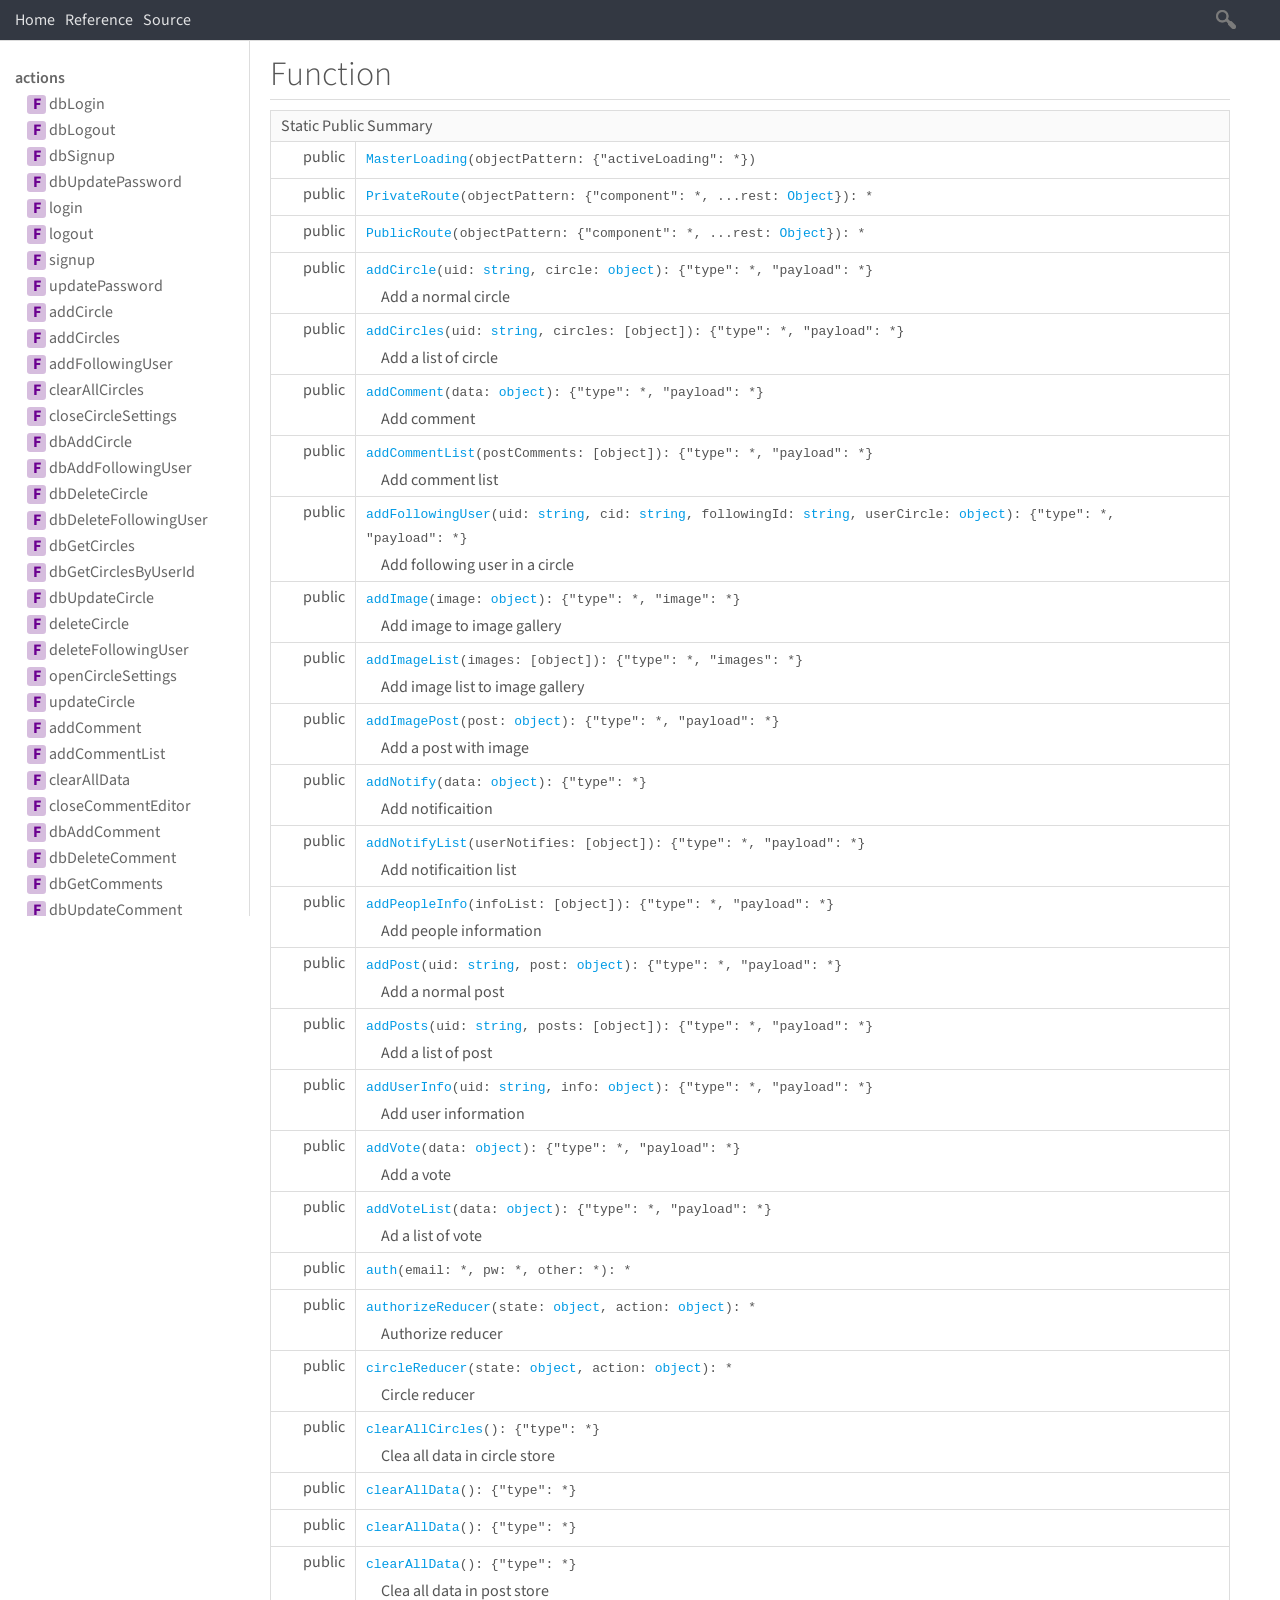
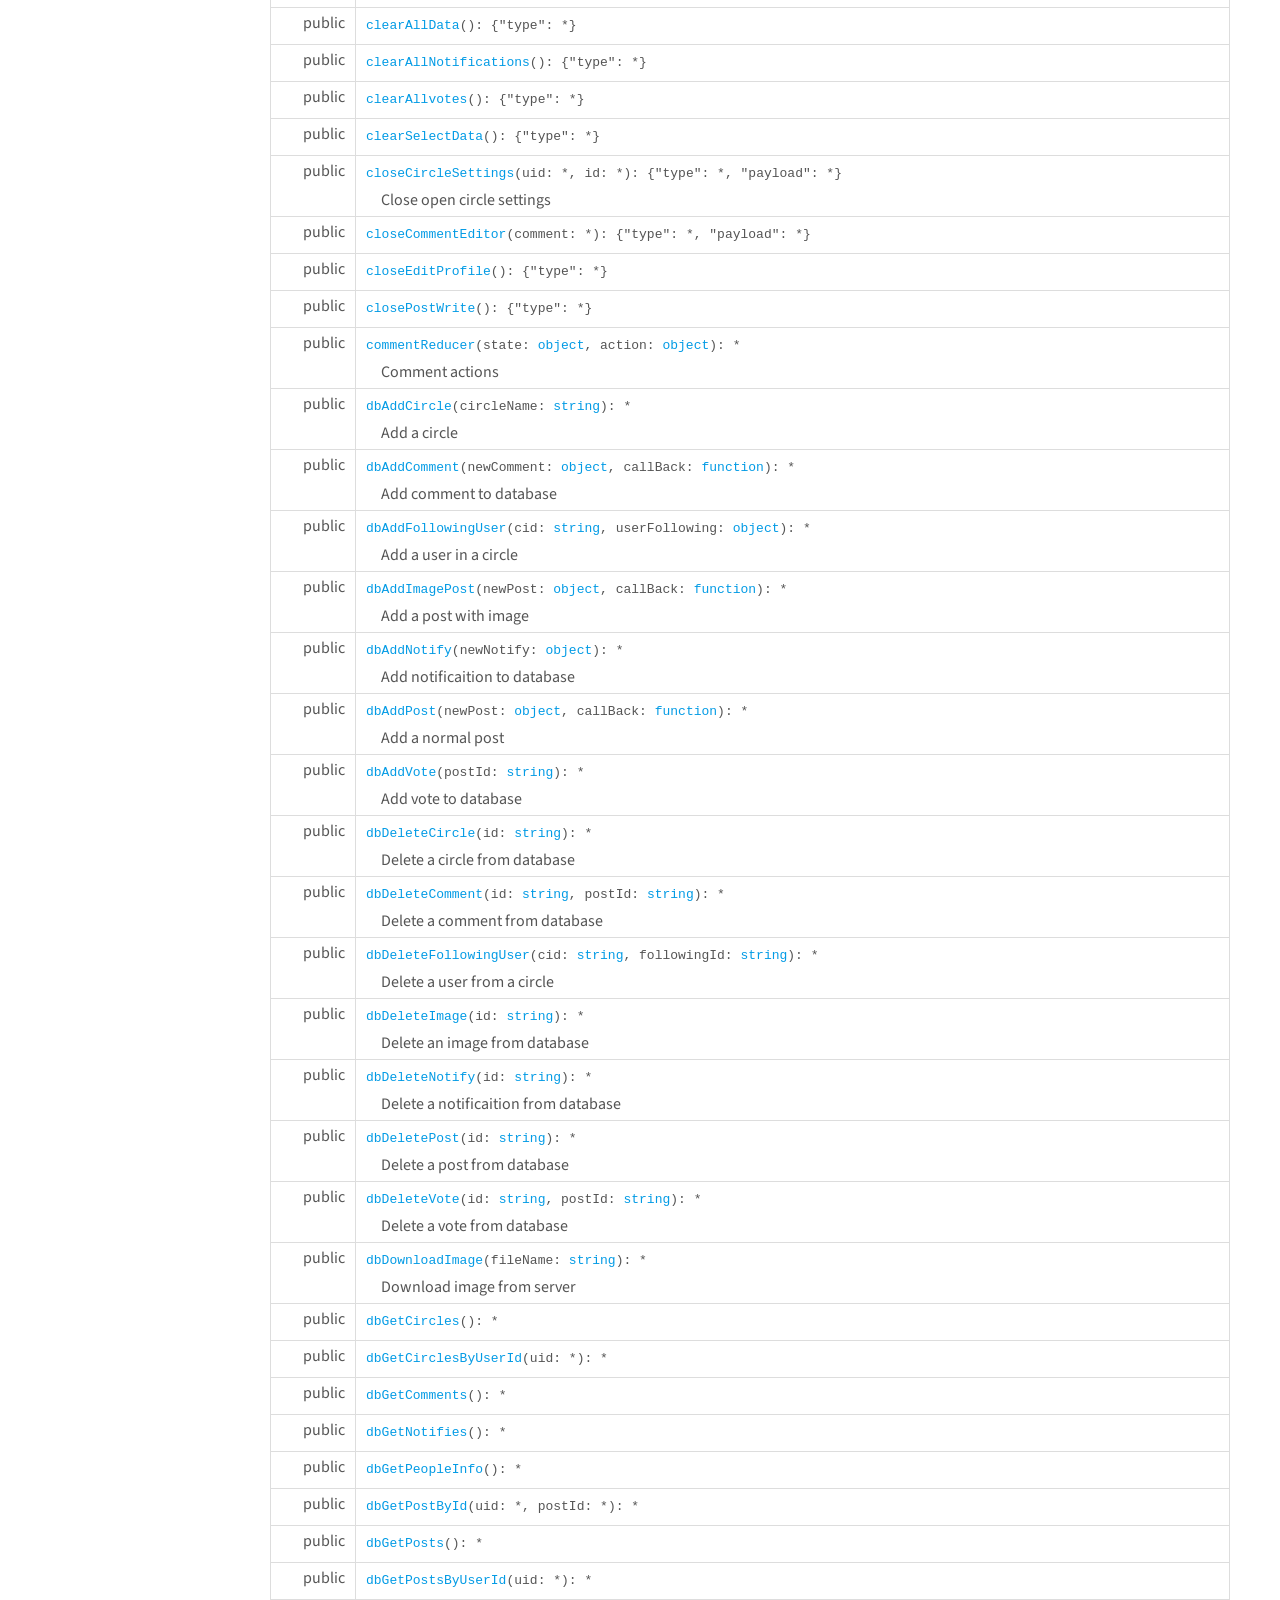
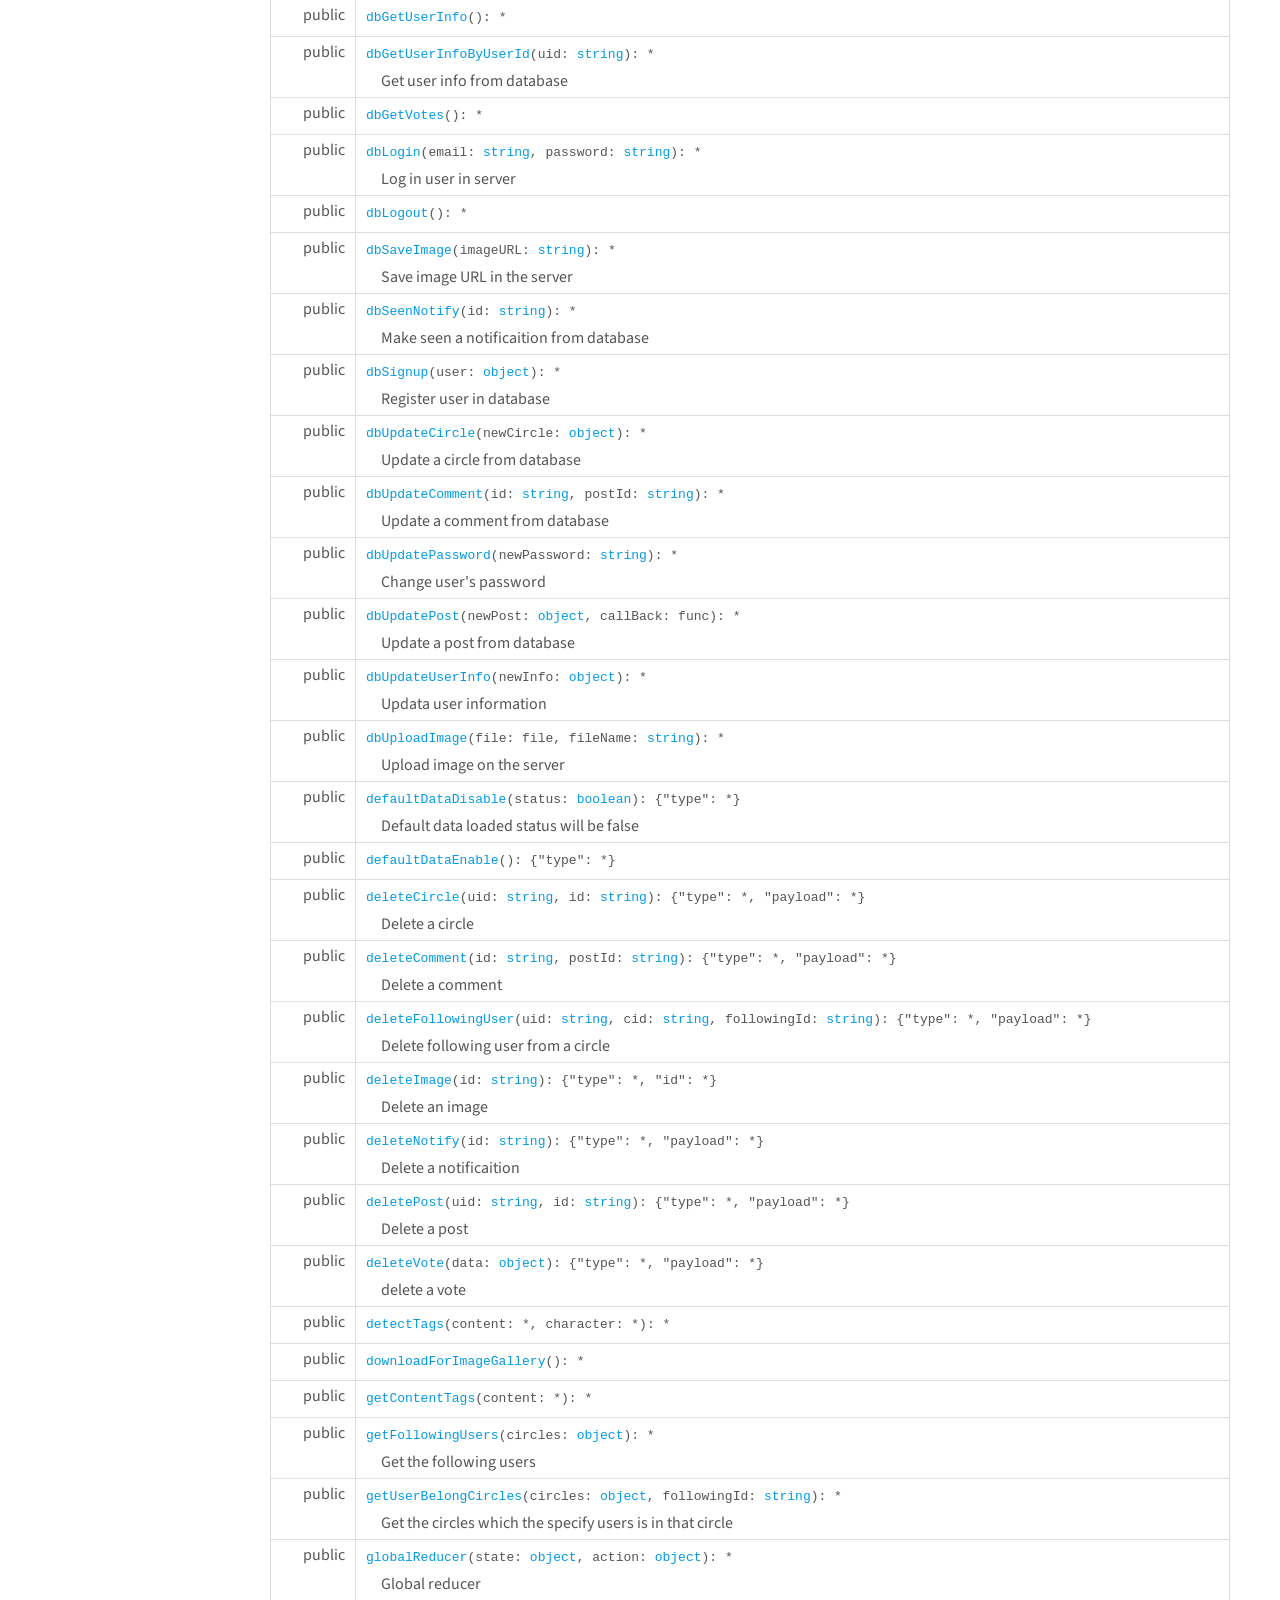
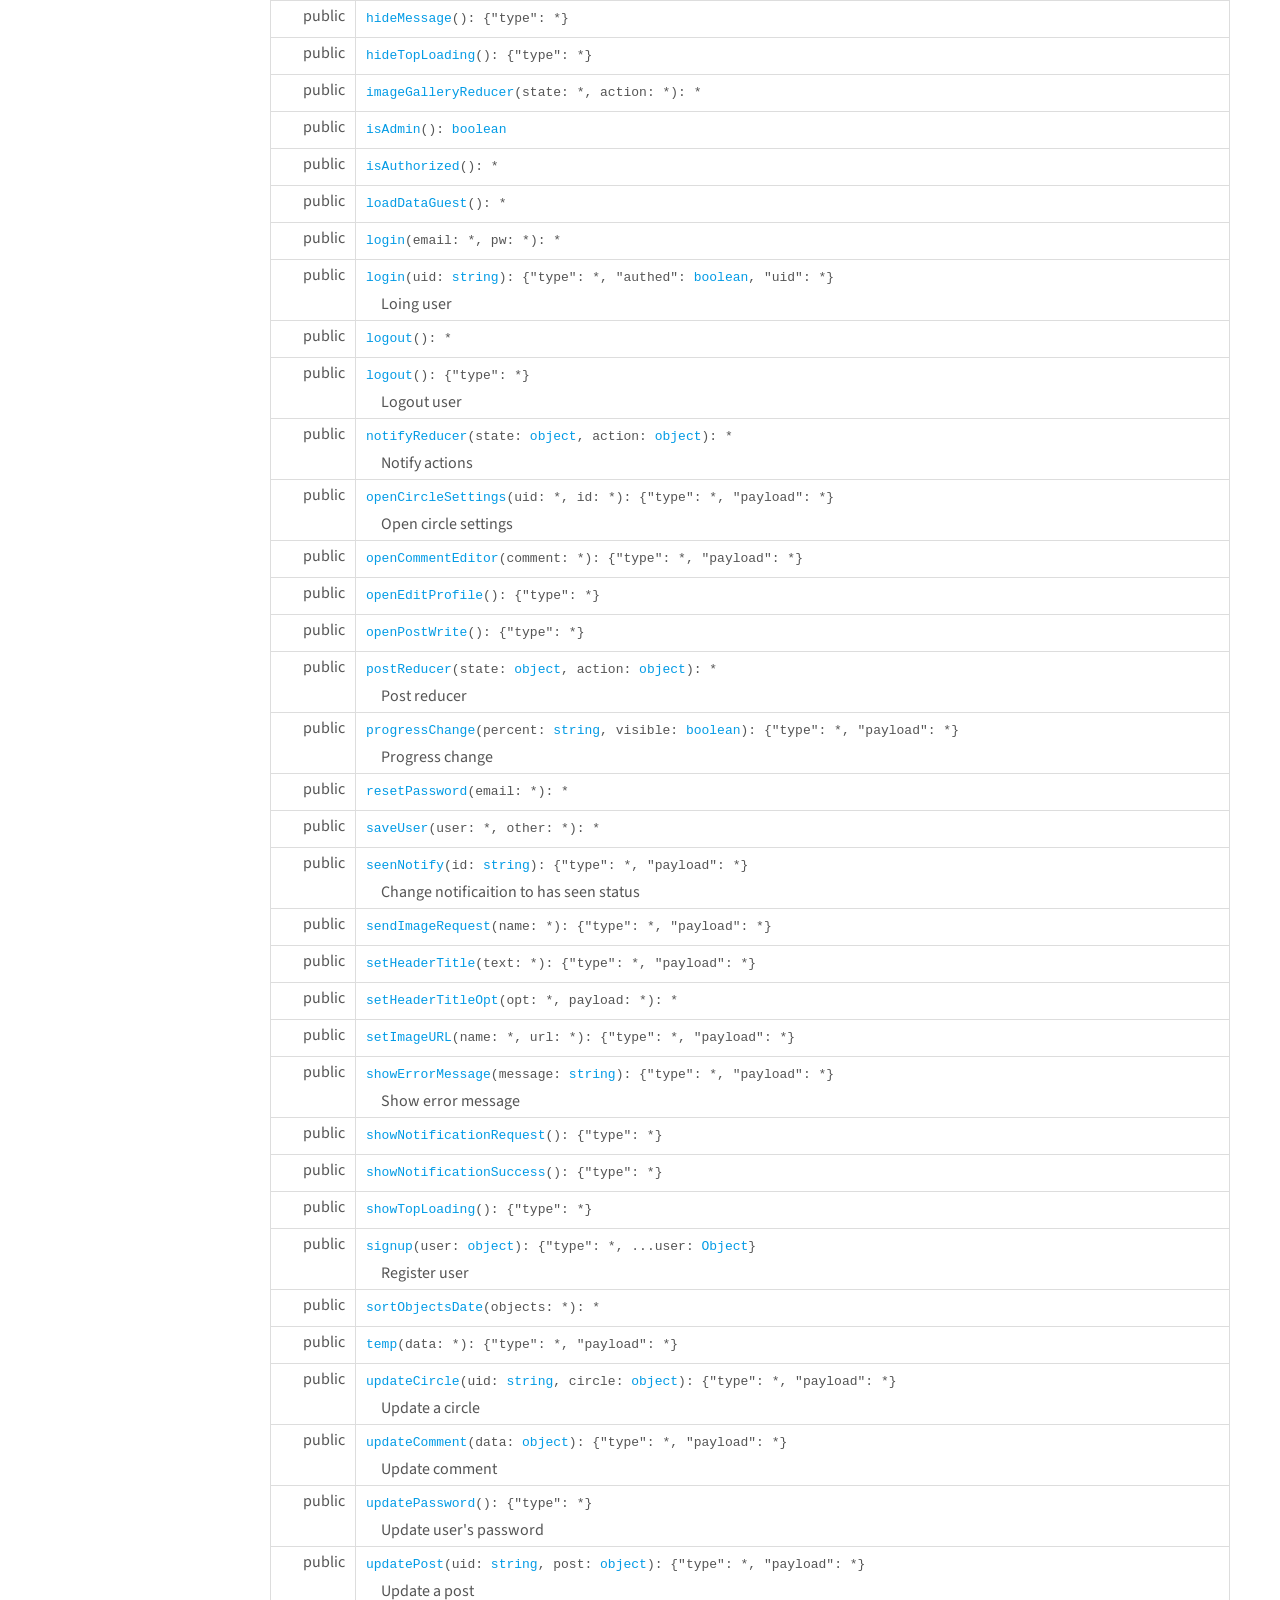
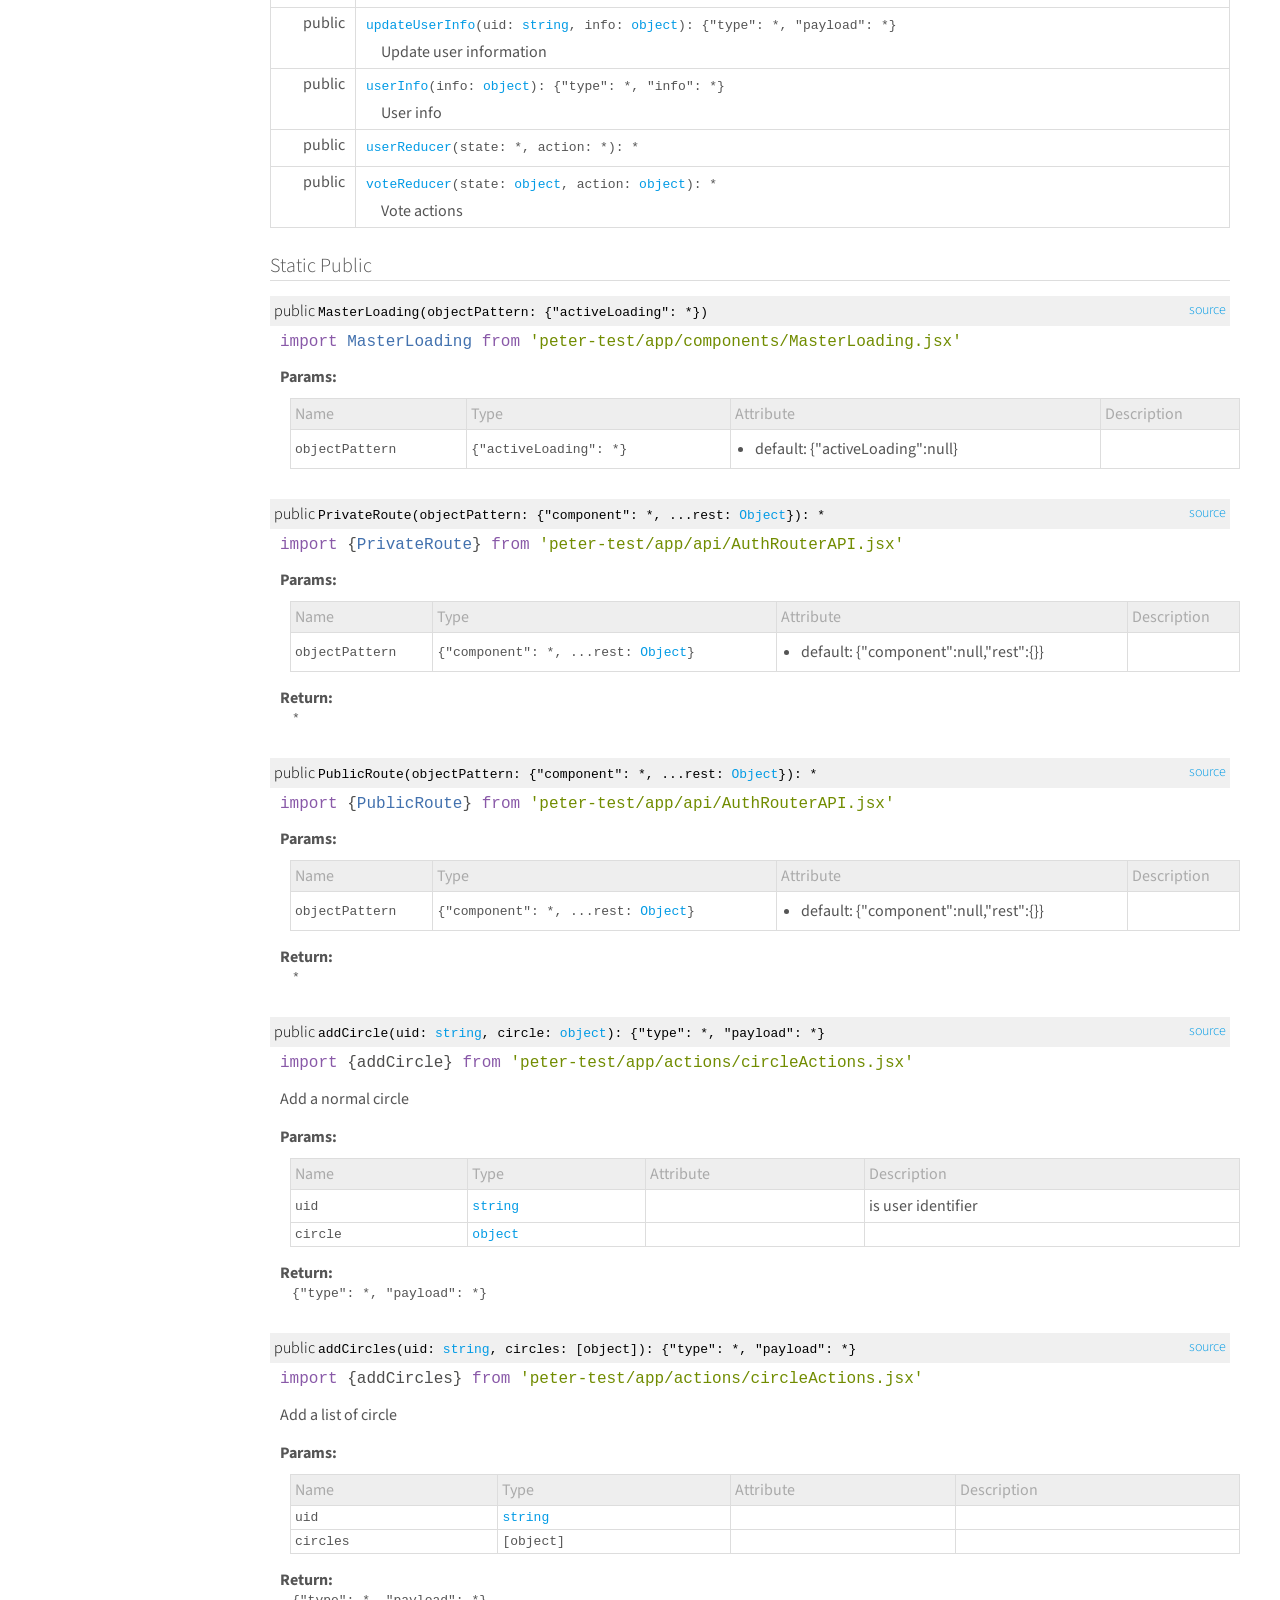
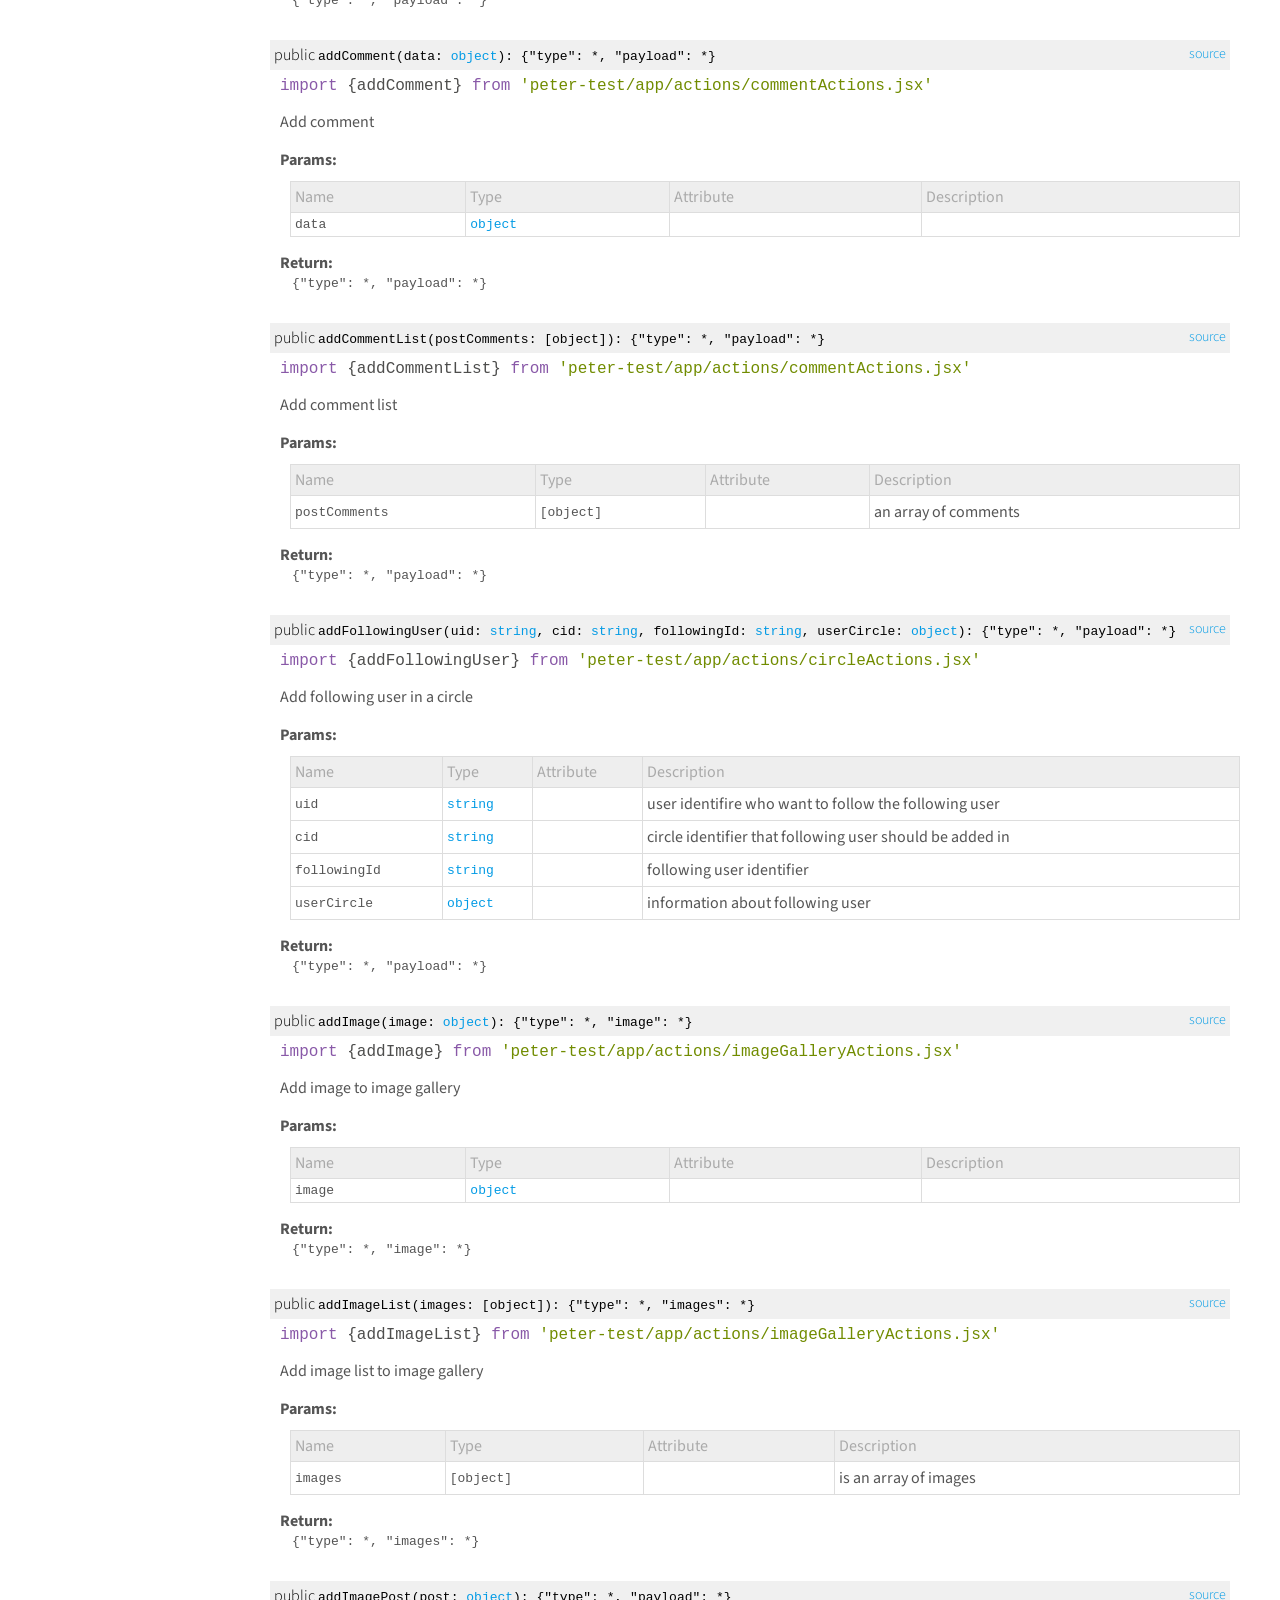
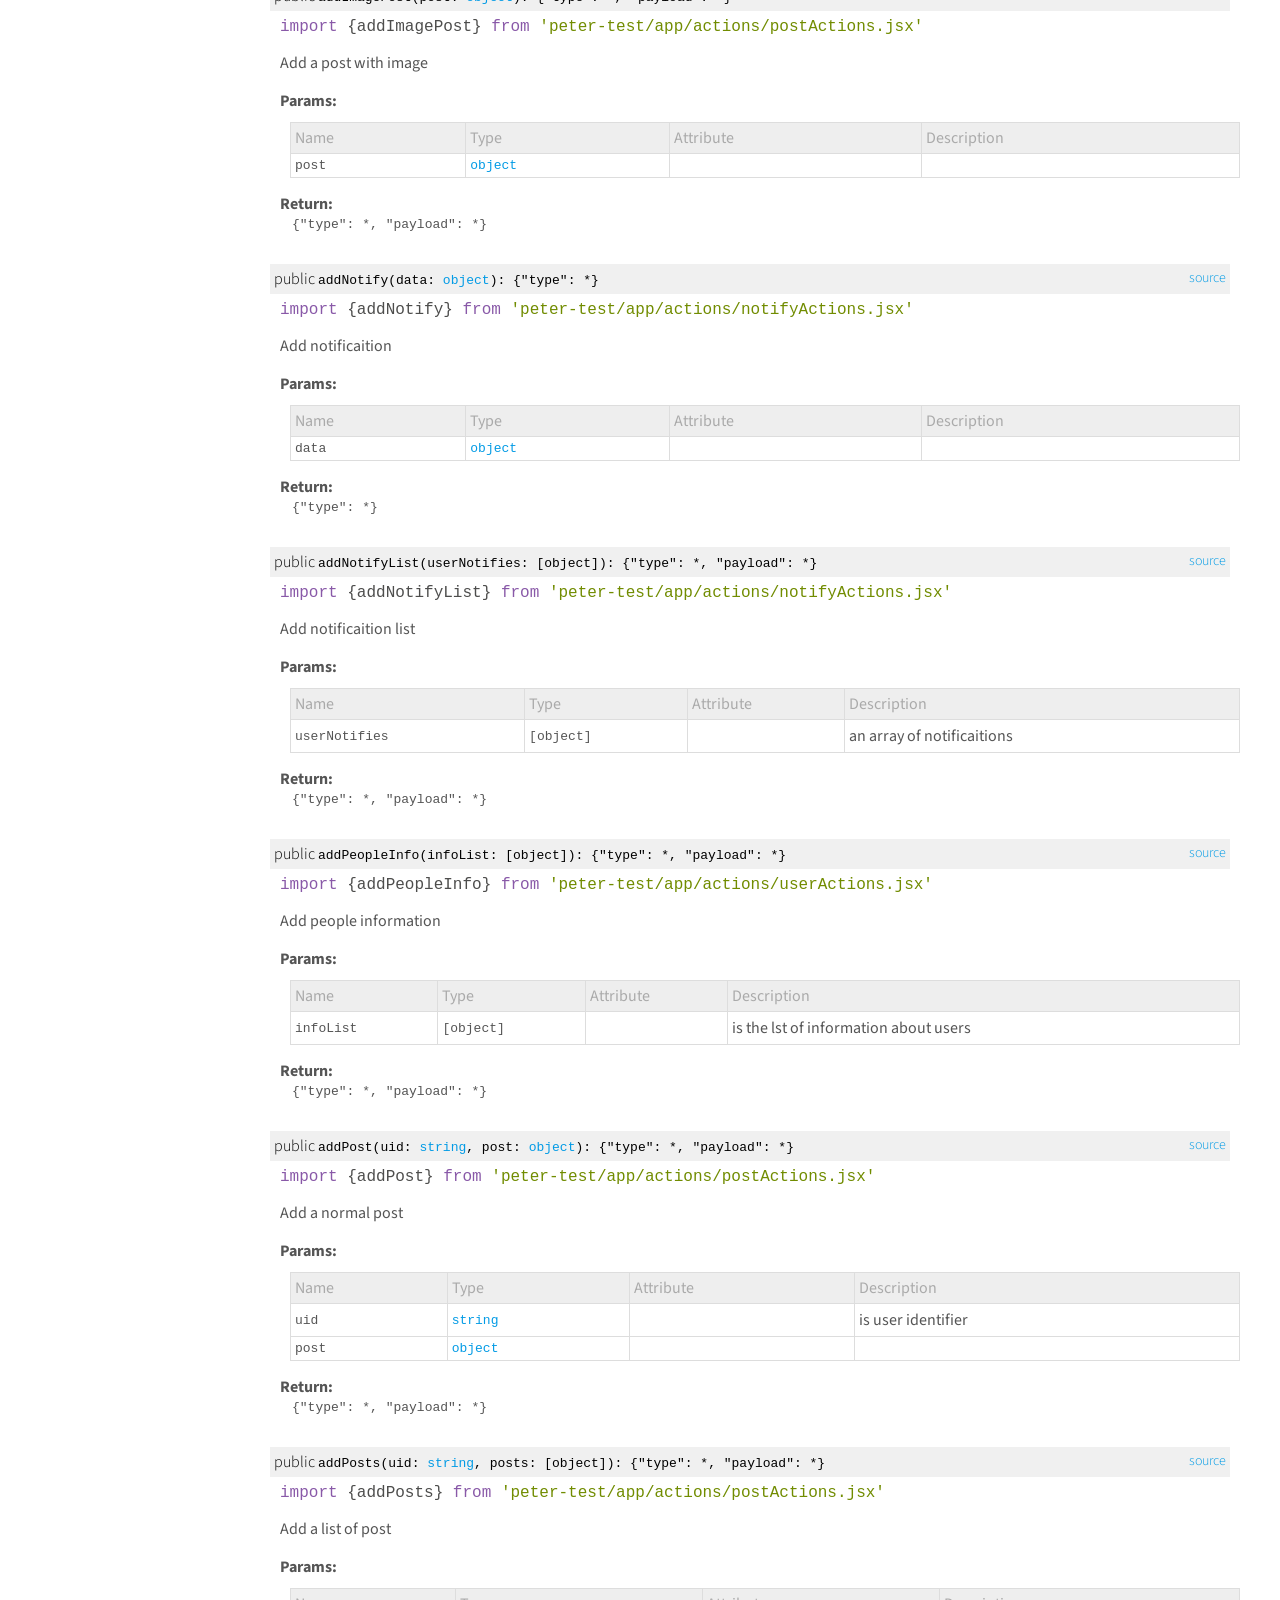
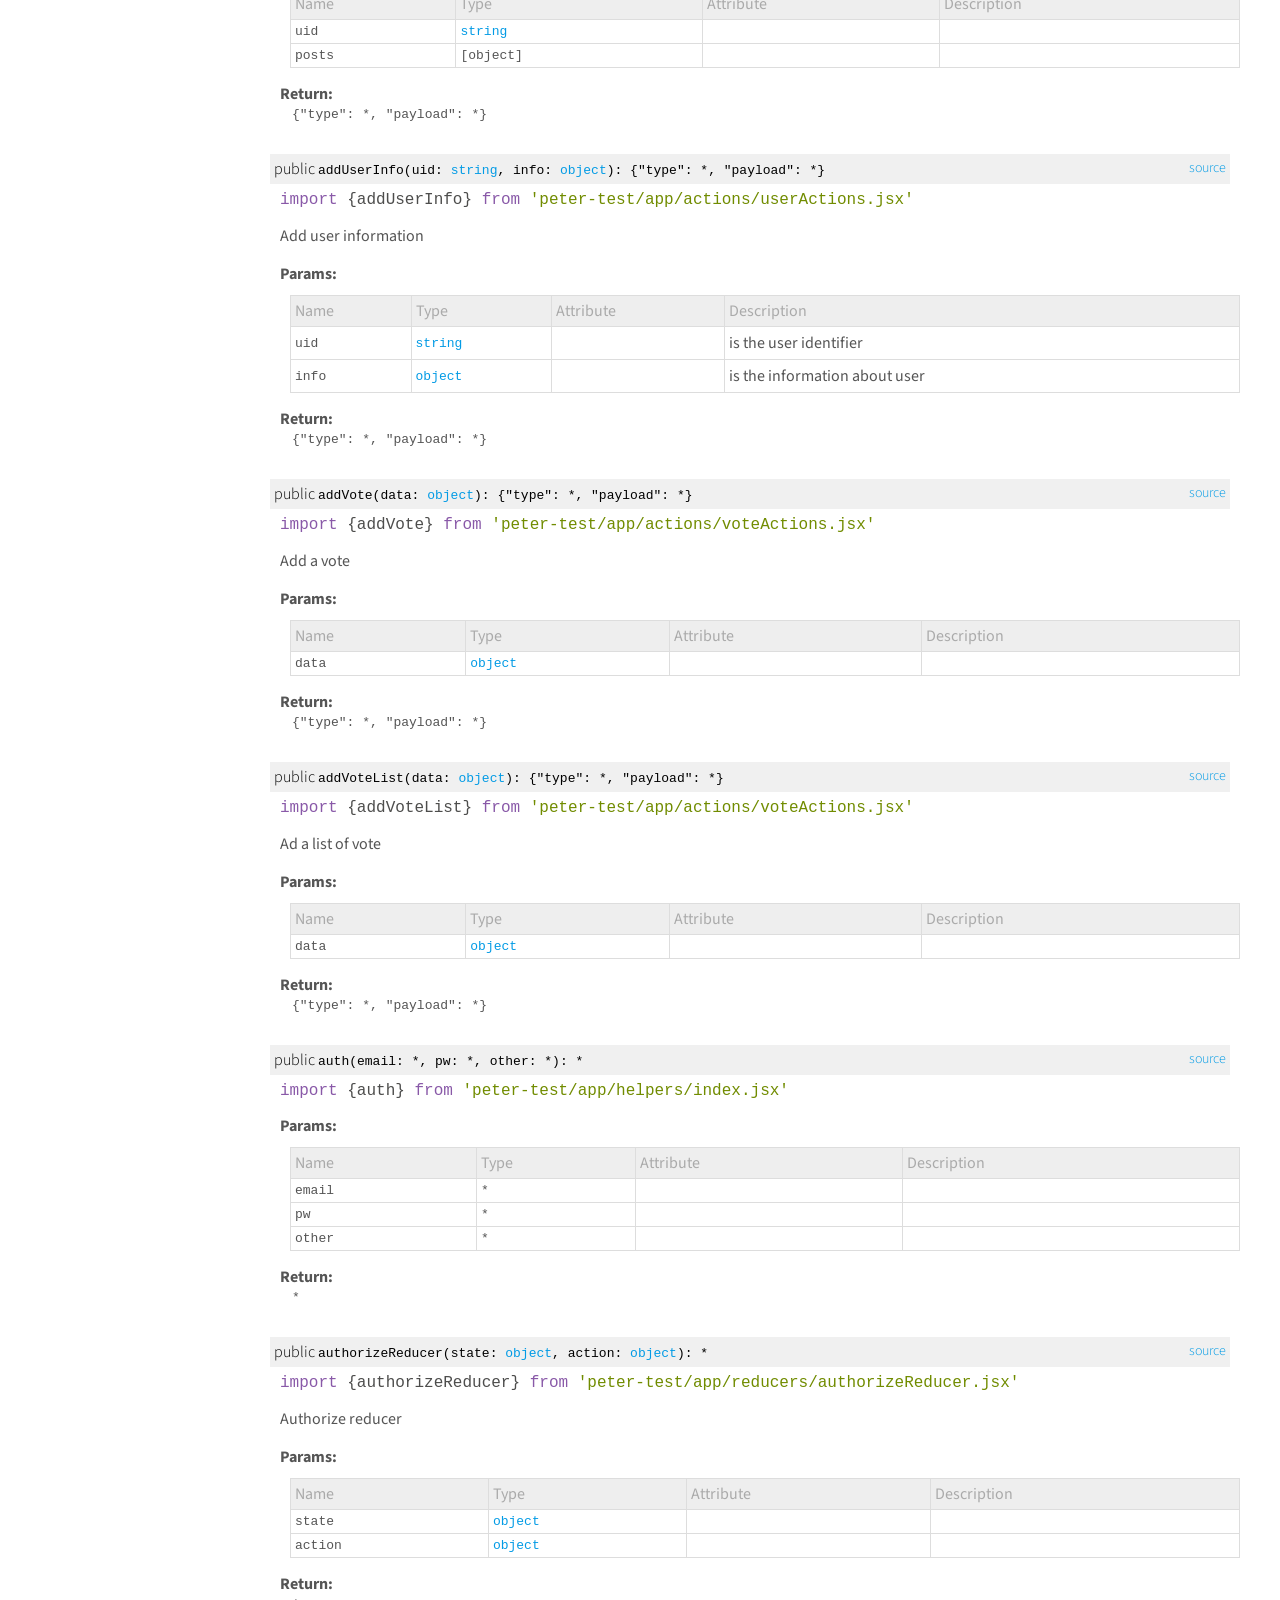
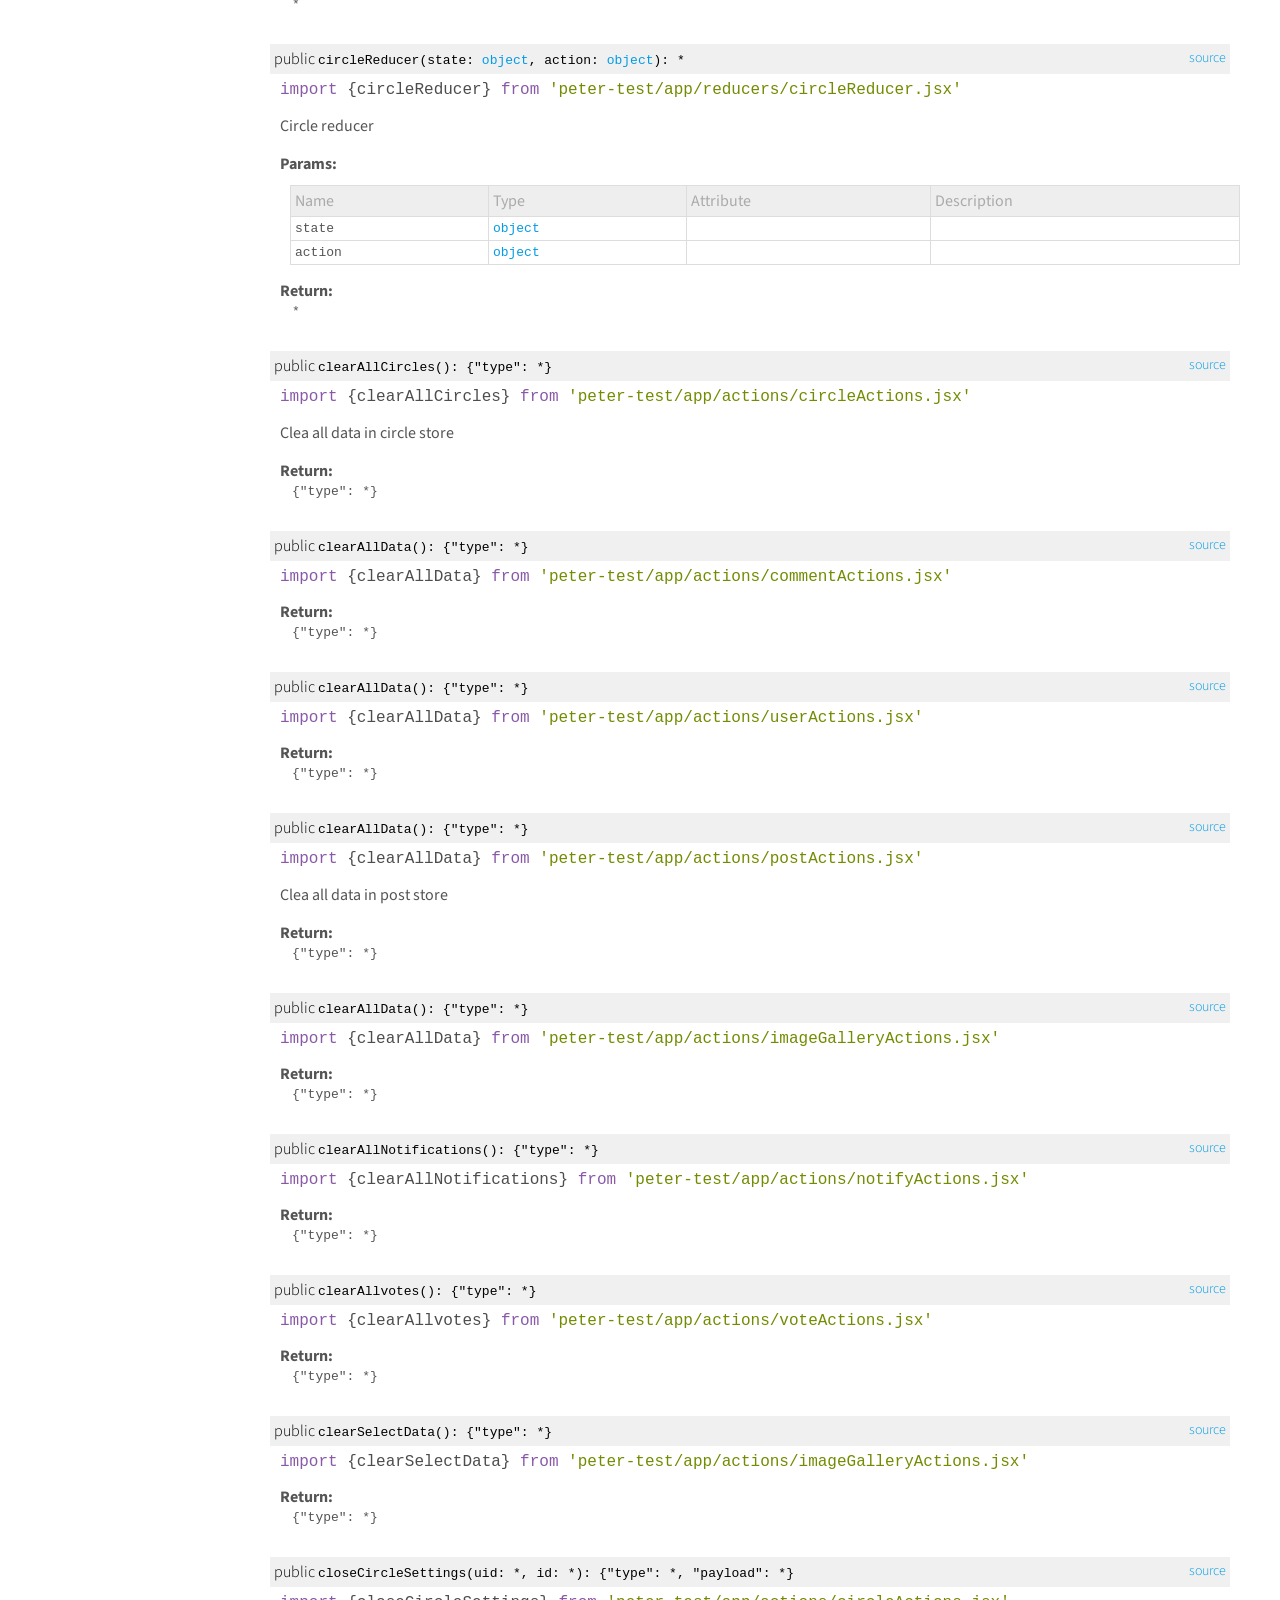
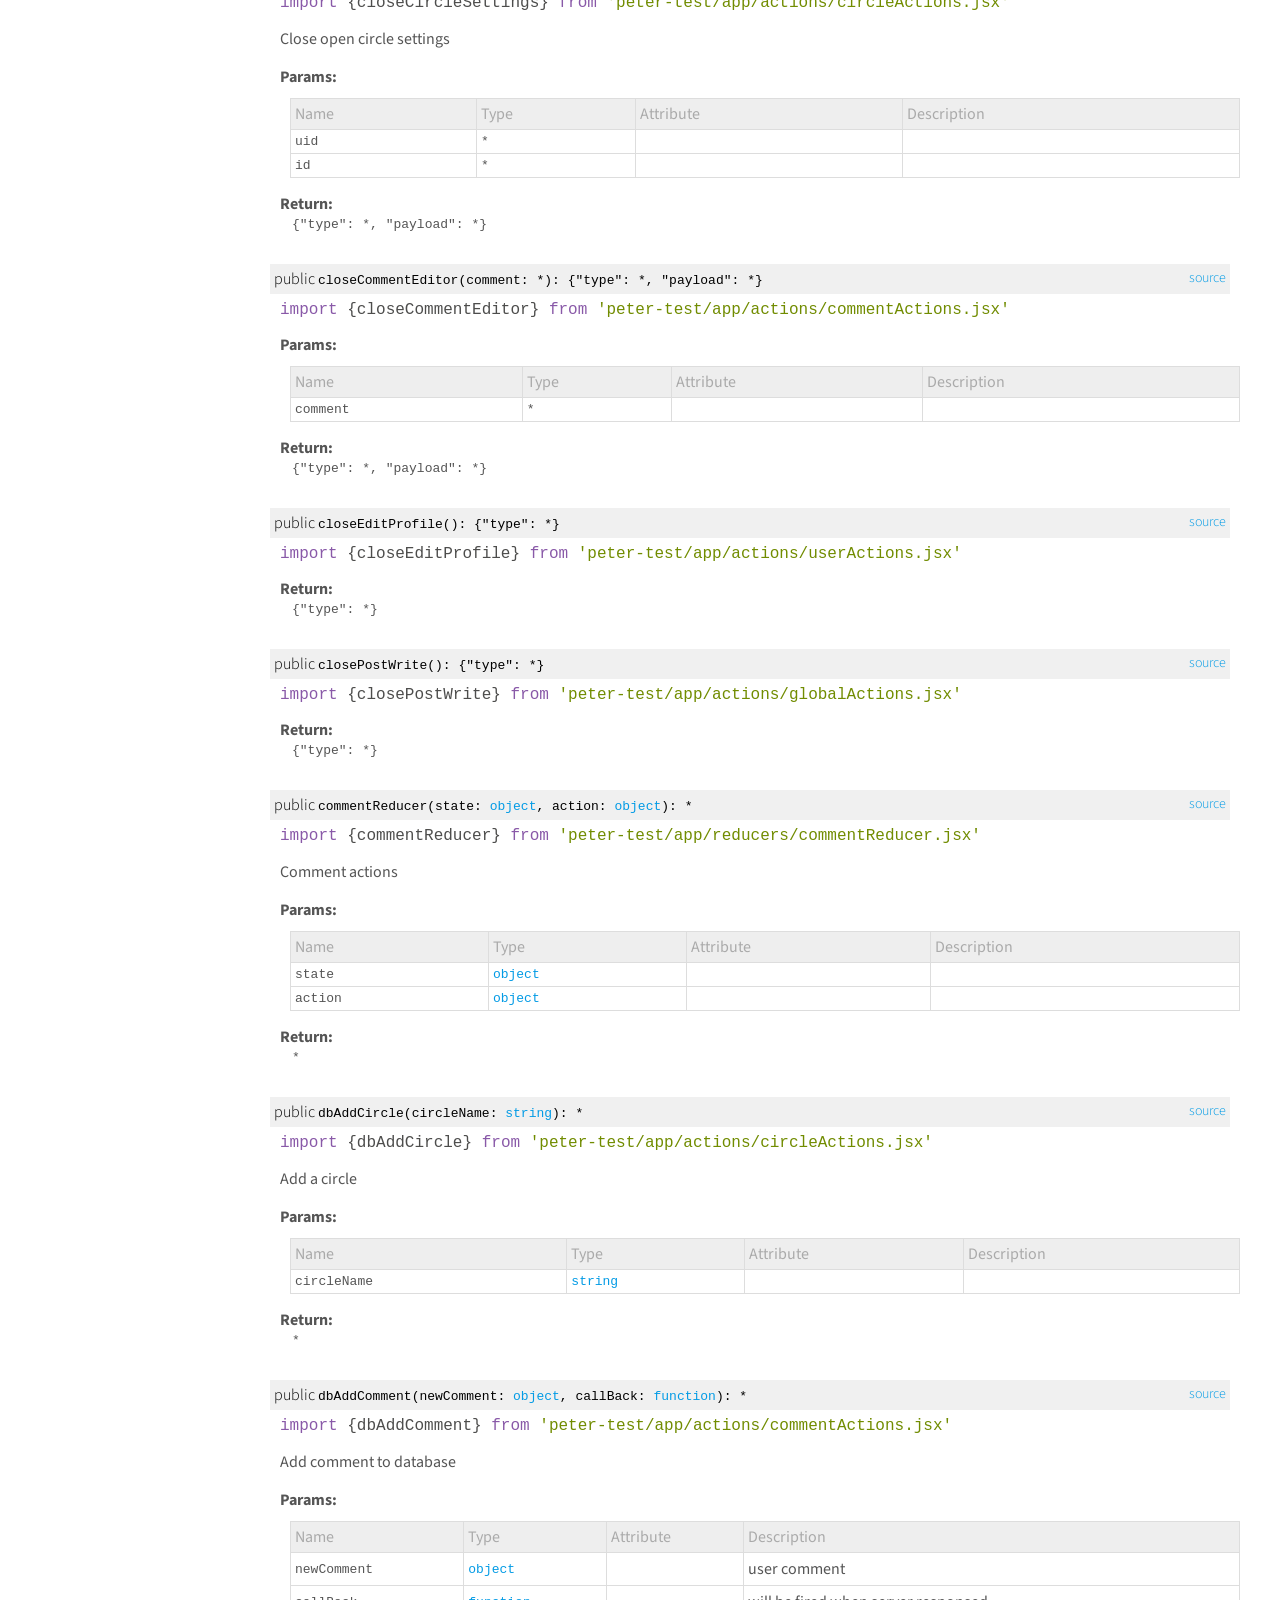
<file: kiendocs/function/index.html>
<!DOCTYPE html>
<html>
<head>
  <meta charset="utf-8">
  <base data-ice="baseUrl" href="../">
  <title data-ice="title">Function | peter-test</title>
  <link type="text/css" rel="stylesheet" href="css/style.css">
  <link type="text/css" rel="stylesheet" href="css/prettify-tomorrow.css">
  <script src="script/prettify/prettify.js"></script>
  <script src="script/manual.js"></script>
</head>
<body class="layout-container" data-ice="rootContainer">

<header>
  <a href="./">Home</a>
  
  <a href="identifiers.html">Reference</a>
  <a href="source.html">Source</a>
  
  <div class="search-box">
  <span>
    <img src="./image/search.png">
    <span class="search-input-edge"></span><input class="search-input"><span class="search-input-edge"></span>
  </span>
    <ul class="search-result"></ul>
  </div>
</header>

<nav class="navigation" data-ice="nav"><div>
  <ul>
    
  <li data-ice="doc"><a data-ice="dirPath" class="nav-dir-path" href="identifiers.html#actions">actions</a><span data-ice="kind" class="kind-function">F</span><span data-ice="name"><span><a href="function/index.html#static-function-dbLogin">dbLogin</a></span></span></li>
<li data-ice="doc"><span data-ice="kind" class="kind-function">F</span><span data-ice="name"><span><a href="function/index.html#static-function-dbLogout">dbLogout</a></span></span></li>
<li data-ice="doc"><span data-ice="kind" class="kind-function">F</span><span data-ice="name"><span><a href="function/index.html#static-function-dbSignup">dbSignup</a></span></span></li>
<li data-ice="doc"><span data-ice="kind" class="kind-function">F</span><span data-ice="name"><span><a href="function/index.html#static-function-dbUpdatePassword">dbUpdatePassword</a></span></span></li>
<li data-ice="doc"><span data-ice="kind" class="kind-function">F</span><span data-ice="name"><span><a href="function/index.html#static-function-login">login</a></span></span></li>
<li data-ice="doc"><span data-ice="kind" class="kind-function">F</span><span data-ice="name"><span><a href="function/index.html#static-function-logout">logout</a></span></span></li>
<li data-ice="doc"><span data-ice="kind" class="kind-function">F</span><span data-ice="name"><span><a href="function/index.html#static-function-signup">signup</a></span></span></li>
<li data-ice="doc"><span data-ice="kind" class="kind-function">F</span><span data-ice="name"><span><a href="function/index.html#static-function-updatePassword">updatePassword</a></span></span></li>
<li data-ice="doc"><span data-ice="kind" class="kind-function">F</span><span data-ice="name"><span><a href="function/index.html#static-function-addCircle">addCircle</a></span></span></li>
<li data-ice="doc"><span data-ice="kind" class="kind-function">F</span><span data-ice="name"><span><a href="function/index.html#static-function-addCircles">addCircles</a></span></span></li>
<li data-ice="doc"><span data-ice="kind" class="kind-function">F</span><span data-ice="name"><span><a href="function/index.html#static-function-addFollowingUser">addFollowingUser</a></span></span></li>
<li data-ice="doc"><span data-ice="kind" class="kind-function">F</span><span data-ice="name"><span><a href="function/index.html#static-function-clearAllCircles">clearAllCircles</a></span></span></li>
<li data-ice="doc"><span data-ice="kind" class="kind-function">F</span><span data-ice="name"><span><a href="function/index.html#static-function-closeCircleSettings">closeCircleSettings</a></span></span></li>
<li data-ice="doc"><span data-ice="kind" class="kind-function">F</span><span data-ice="name"><span><a href="function/index.html#static-function-dbAddCircle">dbAddCircle</a></span></span></li>
<li data-ice="doc"><span data-ice="kind" class="kind-function">F</span><span data-ice="name"><span><a href="function/index.html#static-function-dbAddFollowingUser">dbAddFollowingUser</a></span></span></li>
<li data-ice="doc"><span data-ice="kind" class="kind-function">F</span><span data-ice="name"><span><a href="function/index.html#static-function-dbDeleteCircle">dbDeleteCircle</a></span></span></li>
<li data-ice="doc"><span data-ice="kind" class="kind-function">F</span><span data-ice="name"><span><a href="function/index.html#static-function-dbDeleteFollowingUser">dbDeleteFollowingUser</a></span></span></li>
<li data-ice="doc"><span data-ice="kind" class="kind-function">F</span><span data-ice="name"><span><a href="function/index.html#static-function-dbGetCircles">dbGetCircles</a></span></span></li>
<li data-ice="doc"><span data-ice="kind" class="kind-function">F</span><span data-ice="name"><span><a href="function/index.html#static-function-dbGetCirclesByUserId">dbGetCirclesByUserId</a></span></span></li>
<li data-ice="doc"><span data-ice="kind" class="kind-function">F</span><span data-ice="name"><span><a href="function/index.html#static-function-dbUpdateCircle">dbUpdateCircle</a></span></span></li>
<li data-ice="doc"><span data-ice="kind" class="kind-function">F</span><span data-ice="name"><span><a href="function/index.html#static-function-deleteCircle">deleteCircle</a></span></span></li>
<li data-ice="doc"><span data-ice="kind" class="kind-function">F</span><span data-ice="name"><span><a href="function/index.html#static-function-deleteFollowingUser">deleteFollowingUser</a></span></span></li>
<li data-ice="doc"><span data-ice="kind" class="kind-function">F</span><span data-ice="name"><span><a href="function/index.html#static-function-openCircleSettings">openCircleSettings</a></span></span></li>
<li data-ice="doc"><span data-ice="kind" class="kind-function">F</span><span data-ice="name"><span><a href="function/index.html#static-function-updateCircle">updateCircle</a></span></span></li>
<li data-ice="doc"><span data-ice="kind" class="kind-function">F</span><span data-ice="name"><span><a href="function/index.html#static-function-addComment">addComment</a></span></span></li>
<li data-ice="doc"><span data-ice="kind" class="kind-function">F</span><span data-ice="name"><span><a href="function/index.html#static-function-addCommentList">addCommentList</a></span></span></li>
<li data-ice="doc"><span data-ice="kind" class="kind-function">F</span><span data-ice="name"><span><a href="function/index.html#static-function-clearAllData">clearAllData</a></span></span></li>
<li data-ice="doc"><span data-ice="kind" class="kind-function">F</span><span data-ice="name"><span><a href="function/index.html#static-function-closeCommentEditor">closeCommentEditor</a></span></span></li>
<li data-ice="doc"><span data-ice="kind" class="kind-function">F</span><span data-ice="name"><span><a href="function/index.html#static-function-dbAddComment">dbAddComment</a></span></span></li>
<li data-ice="doc"><span data-ice="kind" class="kind-function">F</span><span data-ice="name"><span><a href="function/index.html#static-function-dbDeleteComment">dbDeleteComment</a></span></span></li>
<li data-ice="doc"><span data-ice="kind" class="kind-function">F</span><span data-ice="name"><span><a href="function/index.html#static-function-dbGetComments">dbGetComments</a></span></span></li>
<li data-ice="doc"><span data-ice="kind" class="kind-function">F</span><span data-ice="name"><span><a href="function/index.html#static-function-dbUpdateComment">dbUpdateComment</a></span></span></li>
<li data-ice="doc"><span data-ice="kind" class="kind-function">F</span><span data-ice="name"><span><a href="function/index.html#static-function-deleteComment">deleteComment</a></span></span></li>
<li data-ice="doc"><span data-ice="kind" class="kind-function">F</span><span data-ice="name"><span><a href="function/index.html#static-function-openCommentEditor">openCommentEditor</a></span></span></li>
<li data-ice="doc"><span data-ice="kind" class="kind-function">F</span><span data-ice="name"><span><a href="function/index.html#static-function-updateComment">updateComment</a></span></span></li>
<li data-ice="doc"><span data-ice="kind" class="kind-function">F</span><span data-ice="name"><span><a href="function/index.html#static-function-closePostWrite">closePostWrite</a></span></span></li>
<li data-ice="doc"><span data-ice="kind" class="kind-function">F</span><span data-ice="name"><span><a href="function/index.html#static-function-defaultDataDisable">defaultDataDisable</a></span></span></li>
<li data-ice="doc"><span data-ice="kind" class="kind-function">F</span><span data-ice="name"><span><a href="function/index.html#static-function-defaultDataEnable">defaultDataEnable</a></span></span></li>
<li data-ice="doc"><span data-ice="kind" class="kind-function">F</span><span data-ice="name"><span><a href="function/index.html#static-function-hideMessage">hideMessage</a></span></span></li>
<li data-ice="doc"><span data-ice="kind" class="kind-function">F</span><span data-ice="name"><span><a href="function/index.html#static-function-hideTopLoading">hideTopLoading</a></span></span></li>
<li data-ice="doc"><span data-ice="kind" class="kind-function">F</span><span data-ice="name"><span><a href="function/index.html#static-function-loadDataGuest">loadDataGuest</a></span></span></li>
<li data-ice="doc"><span data-ice="kind" class="kind-function">F</span><span data-ice="name"><span><a href="function/index.html#static-function-openPostWrite">openPostWrite</a></span></span></li>
<li data-ice="doc"><span data-ice="kind" class="kind-function">F</span><span data-ice="name"><span><a href="function/index.html#static-function-progressChange">progressChange</a></span></span></li>
<li data-ice="doc"><span data-ice="kind" class="kind-function">F</span><span data-ice="name"><span><a href="function/index.html#static-function-setHeaderTitle">setHeaderTitle</a></span></span></li>
<li data-ice="doc"><span data-ice="kind" class="kind-function">F</span><span data-ice="name"><span><a href="function/index.html#static-function-setHeaderTitleOpt">setHeaderTitleOpt</a></span></span></li>
<li data-ice="doc"><span data-ice="kind" class="kind-function">F</span><span data-ice="name"><span><a href="function/index.html#static-function-showErrorMessage">showErrorMessage</a></span></span></li>
<li data-ice="doc"><span data-ice="kind" class="kind-function">F</span><span data-ice="name"><span><a href="function/index.html#static-function-showNotificationRequest">showNotificationRequest</a></span></span></li>
<li data-ice="doc"><span data-ice="kind" class="kind-function">F</span><span data-ice="name"><span><a href="function/index.html#static-function-showNotificationSuccess">showNotificationSuccess</a></span></span></li>
<li data-ice="doc"><span data-ice="kind" class="kind-function">F</span><span data-ice="name"><span><a href="function/index.html#static-function-showTopLoading">showTopLoading</a></span></span></li>
<li data-ice="doc"><span data-ice="kind" class="kind-function">F</span><span data-ice="name"><span><a href="function/index.html#static-function-temp">temp</a></span></span></li>
<li data-ice="doc"><span data-ice="kind" class="kind-function">F</span><span data-ice="name"><span><a href="function/index.html#static-function-addImage">addImage</a></span></span></li>
<li data-ice="doc"><span data-ice="kind" class="kind-function">F</span><span data-ice="name"><span><a href="function/index.html#static-function-addImageList">addImageList</a></span></span></li>
<li data-ice="doc"><span data-ice="kind" class="kind-function">F</span><span data-ice="name"><span><a href="function/index.html#static-function-clearAllData">clearAllData</a></span></span></li>
<li data-ice="doc"><span data-ice="kind" class="kind-function">F</span><span data-ice="name"><span><a href="function/index.html#static-function-clearSelectData">clearSelectData</a></span></span></li>
<li data-ice="doc"><span data-ice="kind" class="kind-function">F</span><span data-ice="name"><span><a href="function/index.html#static-function-dbDeleteImage">dbDeleteImage</a></span></span></li>
<li data-ice="doc"><span data-ice="kind" class="kind-function">F</span><span data-ice="name"><span><a href="function/index.html#static-function-dbDownloadImage">dbDownloadImage</a></span></span></li>
<li data-ice="doc"><span data-ice="kind" class="kind-function">F</span><span data-ice="name"><span><a href="function/index.html#static-function-dbSaveImage">dbSaveImage</a></span></span></li>
<li data-ice="doc"><span data-ice="kind" class="kind-function">F</span><span data-ice="name"><span><a href="function/index.html#static-function-dbUploadImage">dbUploadImage</a></span></span></li>
<li data-ice="doc"><span data-ice="kind" class="kind-function">F</span><span data-ice="name"><span><a href="function/index.html#static-function-deleteImage">deleteImage</a></span></span></li>
<li data-ice="doc"><span data-ice="kind" class="kind-function">F</span><span data-ice="name"><span><a href="function/index.html#static-function-downloadForImageGallery">downloadForImageGallery</a></span></span></li>
<li data-ice="doc"><span data-ice="kind" class="kind-function">F</span><span data-ice="name"><span><a href="function/index.html#static-function-sendImageRequest">sendImageRequest</a></span></span></li>
<li data-ice="doc"><span data-ice="kind" class="kind-function">F</span><span data-ice="name"><span><a href="function/index.html#static-function-setImageURL">setImageURL</a></span></span></li>
<li data-ice="doc"><span data-ice="kind" class="kind-function">F</span><span data-ice="name"><span><a href="function/index.html#static-function-addNotify">addNotify</a></span></span></li>
<li data-ice="doc"><span data-ice="kind" class="kind-function">F</span><span data-ice="name"><span><a href="function/index.html#static-function-addNotifyList">addNotifyList</a></span></span></li>
<li data-ice="doc"><span data-ice="kind" class="kind-function">F</span><span data-ice="name"><span><a href="function/index.html#static-function-clearAllNotifications">clearAllNotifications</a></span></span></li>
<li data-ice="doc"><span data-ice="kind" class="kind-function">F</span><span data-ice="name"><span><a href="function/index.html#static-function-dbAddNotify">dbAddNotify</a></span></span></li>
<li data-ice="doc"><span data-ice="kind" class="kind-function">F</span><span data-ice="name"><span><a href="function/index.html#static-function-dbDeleteNotify">dbDeleteNotify</a></span></span></li>
<li data-ice="doc"><span data-ice="kind" class="kind-function">F</span><span data-ice="name"><span><a href="function/index.html#static-function-dbGetNotifies">dbGetNotifies</a></span></span></li>
<li data-ice="doc"><span data-ice="kind" class="kind-function">F</span><span data-ice="name"><span><a href="function/index.html#static-function-dbSeenNotify">dbSeenNotify</a></span></span></li>
<li data-ice="doc"><span data-ice="kind" class="kind-function">F</span><span data-ice="name"><span><a href="function/index.html#static-function-deleteNotify">deleteNotify</a></span></span></li>
<li data-ice="doc"><span data-ice="kind" class="kind-function">F</span><span data-ice="name"><span><a href="function/index.html#static-function-seenNotify">seenNotify</a></span></span></li>
<li data-ice="doc"><span data-ice="kind" class="kind-function">F</span><span data-ice="name"><span><a href="function/index.html#static-function-addImagePost">addImagePost</a></span></span></li>
<li data-ice="doc"><span data-ice="kind" class="kind-function">F</span><span data-ice="name"><span><a href="function/index.html#static-function-addPost">addPost</a></span></span></li>
<li data-ice="doc"><span data-ice="kind" class="kind-function">F</span><span data-ice="name"><span><a href="function/index.html#static-function-addPosts">addPosts</a></span></span></li>
<li data-ice="doc"><span data-ice="kind" class="kind-function">F</span><span data-ice="name"><span><a href="function/index.html#static-function-clearAllData">clearAllData</a></span></span></li>
<li data-ice="doc"><span data-ice="kind" class="kind-function">F</span><span data-ice="name"><span><a href="function/index.html#static-function-dbAddImagePost">dbAddImagePost</a></span></span></li>
<li data-ice="doc"><span data-ice="kind" class="kind-function">F</span><span data-ice="name"><span><a href="function/index.html#static-function-dbAddPost">dbAddPost</a></span></span></li>
<li data-ice="doc"><span data-ice="kind" class="kind-function">F</span><span data-ice="name"><span><a href="function/index.html#static-function-dbDeletePost">dbDeletePost</a></span></span></li>
<li data-ice="doc"><span data-ice="kind" class="kind-function">F</span><span data-ice="name"><span><a href="function/index.html#static-function-dbGetPostById">dbGetPostById</a></span></span></li>
<li data-ice="doc"><span data-ice="kind" class="kind-function">F</span><span data-ice="name"><span><a href="function/index.html#static-function-dbGetPosts">dbGetPosts</a></span></span></li>
<li data-ice="doc"><span data-ice="kind" class="kind-function">F</span><span data-ice="name"><span><a href="function/index.html#static-function-dbGetPostsByUserId">dbGetPostsByUserId</a></span></span></li>
<li data-ice="doc"><span data-ice="kind" class="kind-function">F</span><span data-ice="name"><span><a href="function/index.html#static-function-dbUpdatePost">dbUpdatePost</a></span></span></li>
<li data-ice="doc"><span data-ice="kind" class="kind-function">F</span><span data-ice="name"><span><a href="function/index.html#static-function-deletePost">deletePost</a></span></span></li>
<li data-ice="doc"><span data-ice="kind" class="kind-function">F</span><span data-ice="name"><span><a href="function/index.html#static-function-updatePost">updatePost</a></span></span></li>
<li data-ice="doc"><span data-ice="kind" class="kind-function">F</span><span data-ice="name"><span><a href="function/index.html#static-function-addPeopleInfo">addPeopleInfo</a></span></span></li>
<li data-ice="doc"><span data-ice="kind" class="kind-function">F</span><span data-ice="name"><span><a href="function/index.html#static-function-addUserInfo">addUserInfo</a></span></span></li>
<li data-ice="doc"><span data-ice="kind" class="kind-function">F</span><span data-ice="name"><span><a href="function/index.html#static-function-clearAllData">clearAllData</a></span></span></li>
<li data-ice="doc"><span data-ice="kind" class="kind-function">F</span><span data-ice="name"><span><a href="function/index.html#static-function-closeEditProfile">closeEditProfile</a></span></span></li>
<li data-ice="doc"><span data-ice="kind" class="kind-function">F</span><span data-ice="name"><span><a href="function/index.html#static-function-dbGetPeopleInfo">dbGetPeopleInfo</a></span></span></li>
<li data-ice="doc"><span data-ice="kind" class="kind-function">F</span><span data-ice="name"><span><a href="function/index.html#static-function-dbGetUserInfo">dbGetUserInfo</a></span></span></li>
<li data-ice="doc"><span data-ice="kind" class="kind-function">F</span><span data-ice="name"><span><a href="function/index.html#static-function-dbGetUserInfoByUserId">dbGetUserInfoByUserId</a></span></span></li>
<li data-ice="doc"><span data-ice="kind" class="kind-function">F</span><span data-ice="name"><span><a href="function/index.html#static-function-dbUpdateUserInfo">dbUpdateUserInfo</a></span></span></li>
<li data-ice="doc"><span data-ice="kind" class="kind-function">F</span><span data-ice="name"><span><a href="function/index.html#static-function-openEditProfile">openEditProfile</a></span></span></li>
<li data-ice="doc"><span data-ice="kind" class="kind-function">F</span><span data-ice="name"><span><a href="function/index.html#static-function-updateUserInfo">updateUserInfo</a></span></span></li>
<li data-ice="doc"><span data-ice="kind" class="kind-function">F</span><span data-ice="name"><span><a href="function/index.html#static-function-userInfo">userInfo</a></span></span></li>
<li data-ice="doc"><span data-ice="kind" class="kind-function">F</span><span data-ice="name"><span><a href="function/index.html#static-function-addVote">addVote</a></span></span></li>
<li data-ice="doc"><span data-ice="kind" class="kind-function">F</span><span data-ice="name"><span><a href="function/index.html#static-function-addVoteList">addVoteList</a></span></span></li>
<li data-ice="doc"><span data-ice="kind" class="kind-function">F</span><span data-ice="name"><span><a href="function/index.html#static-function-clearAllvotes">clearAllvotes</a></span></span></li>
<li data-ice="doc"><span data-ice="kind" class="kind-function">F</span><span data-ice="name"><span><a href="function/index.html#static-function-dbAddVote">dbAddVote</a></span></span></li>
<li data-ice="doc"><span data-ice="kind" class="kind-function">F</span><span data-ice="name"><span><a href="function/index.html#static-function-dbDeleteVote">dbDeleteVote</a></span></span></li>
<li data-ice="doc"><span data-ice="kind" class="kind-function">F</span><span data-ice="name"><span><a href="function/index.html#static-function-dbGetVotes">dbGetVotes</a></span></span></li>
<li data-ice="doc"><span data-ice="kind" class="kind-function">F</span><span data-ice="name"><span><a href="function/index.html#static-function-deleteVote">deleteVote</a></span></span></li>
<li data-ice="doc"><a data-ice="dirPath" class="nav-dir-path" href="identifiers.html#api">api</a><span data-ice="kind" class="kind-function">F</span><span data-ice="name"><span><a href="function/index.html#static-function-isAdmin">isAdmin</a></span></span></li>
<li data-ice="doc"><span data-ice="kind" class="kind-function">F</span><span data-ice="name"><span><a href="function/index.html#static-function-isAuthorized">isAuthorized</a></span></span></li>
<li data-ice="doc"><span data-ice="kind" class="kind-function">F</span><span data-ice="name"><span><a href="function/index.html#static-function-PrivateRoute">PrivateRoute</a></span></span></li>
<li data-ice="doc"><span data-ice="kind" class="kind-function">F</span><span data-ice="name"><span><a href="function/index.html#static-function-PublicRoute">PublicRoute</a></span></span></li>
<li data-ice="doc"><span data-ice="kind" class="kind-function">F</span><span data-ice="name"><span><a href="function/index.html#static-function-getFollowingUsers">getFollowingUsers</a></span></span></li>
<li data-ice="doc"><span data-ice="kind" class="kind-function">F</span><span data-ice="name"><span><a href="function/index.html#static-function-getUserBelongCircles">getUserBelongCircles</a></span></span></li>
<li data-ice="doc"><span data-ice="kind" class="kind-function">F</span><span data-ice="name"><span><a href="function/index.html#static-function-detectTags">detectTags</a></span></span></li>
<li data-ice="doc"><span data-ice="kind" class="kind-function">F</span><span data-ice="name"><span><a href="function/index.html#static-function-getContentTags">getContentTags</a></span></span></li>
<li data-ice="doc"><span data-ice="kind" class="kind-function">F</span><span data-ice="name"><span><a href="function/index.html#static-function-sortObjectsDate">sortObjectsDate</a></span></span></li>
<li data-ice="doc"><a data-ice="dirPath" class="nav-dir-path" href="identifiers.html#components">components</a><span data-ice="kind" class="kind-class">C</span><span data-ice="name"><span><a href="class/app/components/Blog.jsx~Blog.html">Blog</a></span></span></li>
<li data-ice="doc"><span data-ice="kind" class="kind-class">C</span><span data-ice="name"><span><a href="class/app/components/Circle.jsx~Circle.html">Circle</a></span></span></li>
<li data-ice="doc"><span data-ice="kind" class="kind-class">C</span><span data-ice="name"><span><a href="class/app/components/Comment.jsx~Comment.html">Comment</a></span></span></li>
<li data-ice="doc"><span data-ice="kind" class="kind-class">C</span><span data-ice="name"><span><a href="class/app/components/CommentGroup.jsx~CommentGroup.html">CommentGroup</a></span></span></li>
<li data-ice="doc"><span data-ice="kind" class="kind-class">C</span><span data-ice="name"><span><a href="class/app/components/CommentList.jsx~CommentList.html">CommentList</a></span></span></li>
<li data-ice="doc"><span data-ice="kind" class="kind-class">C</span><span data-ice="name"><span><a href="class/app/components/CommentWrite.jsx~CommentWrite.html">CommentWrite</a></span></span></li>
<li data-ice="doc"><span data-ice="kind" class="kind-class">C</span><span data-ice="name"><span><a href="class/app/components/EditProfile.jsx~EditProfile.html">EditProfile</a></span></span></li>
<li data-ice="doc"><span data-ice="kind" class="kind-class">C</span><span data-ice="name"><span><a href="class/app/components/FindPeople.jsx~FindPeople.html">FindPeople</a></span></span></li>
<li data-ice="doc"><span data-ice="kind" class="kind-class">C</span><span data-ice="name"><span><a href="class/app/components/Followers.jsx~Followers.html">Followers</a></span></span></li>
<li data-ice="doc"><span data-ice="kind" class="kind-class">C</span><span data-ice="name"><span><a href="class/app/components/Following.jsx~Following.html">Following</a></span></span></li>
<li data-ice="doc"><span data-ice="kind" class="kind-class">C</span><span data-ice="name"><span><a href="class/app/components/Home.jsx~Home.html">Home</a></span></span></li>
<li data-ice="doc"><span data-ice="kind" class="kind-class">C</span><span data-ice="name"><span><a href="class/app/components/HomeHeader.jsx~HomeHeader.html">HomeHeader</a></span></span></li>
<li data-ice="doc"><span data-ice="kind" class="kind-class">C</span><span data-ice="name"><span><a href="class/app/components/ImageGallery.jsx~ImageGallery.html">ImageGallery</a></span></span></li>
<li data-ice="doc"><span data-ice="kind" class="kind-class">C</span><span data-ice="name"><span><a href="class/app/components/Img.jsx~Img.html">Img</a></span></span></li>
<li data-ice="doc"><span data-ice="kind" class="kind-class">C</span><span data-ice="name"><span><a href="class/app/components/ImgCover.jsx~ImgCover.html">ImgCover</a></span></span></li>
<li data-ice="doc"><span data-ice="kind" class="kind-class">C</span><span data-ice="name"><span><a href="class/app/components/Login.jsx~Login.html">Login</a></span></span></li>
<li data-ice="doc"><span data-ice="kind" class="kind-class">C</span><span data-ice="name"><span><a href="class/app/components/Master.jsx~Master.html">Master</a></span></span></li>
<li data-ice="doc"><span data-ice="kind" class="kind-class">C</span><span data-ice="name"><span><a href="class/app/components/Notify.jsx~Notify.html">Notify</a></span></span></li>
<li data-ice="doc"><span data-ice="kind" class="kind-class">C</span><span data-ice="name"><span><a href="class/app/components/NotifyItem.jsx~NotifyItem.html">NotifyItem</a></span></span></li>
<li data-ice="doc"><span data-ice="kind" class="kind-class">C</span><span data-ice="name"><span><a href="class/app/components/People.jsx~People.html">People</a></span></span></li>
<li data-ice="doc"><span data-ice="kind" class="kind-class">C</span><span data-ice="name"><span><a href="class/app/components/Post.jsx~Post.html">Post</a></span></span></li>
<li data-ice="doc"><span data-ice="kind" class="kind-class">C</span><span data-ice="name"><span><a href="class/app/components/PostPage.jsx~PostPage.html">PostPage</a></span></span></li>
<li data-ice="doc"><span data-ice="kind" class="kind-class">C</span><span data-ice="name"><span><a href="class/app/components/PostWrite.jsx~PostWrite.html">PostWrite</a></span></span></li>
<li data-ice="doc"><span data-ice="kind" class="kind-class">C</span><span data-ice="name"><span><a href="class/app/components/Profile.jsx~Profile.html">Profile</a></span></span></li>
<li data-ice="doc"><span data-ice="kind" class="kind-class">C</span><span data-ice="name"><span><a href="class/app/components/ProfileHead.jsx~ProfileHead.html">ProfileHead</a></span></span></li>
<li data-ice="doc"><span data-ice="kind" class="kind-class">C</span><span data-ice="name"><span><a href="class/app/components/Settings.jsx~Settings.html">Settings</a></span></span></li>
<li data-ice="doc"><span data-ice="kind" class="kind-class">C</span><span data-ice="name"><span><a href="class/app/components/Sidebar.jsx~Sidebar.html">Sidebar</a></span></span></li>
<li data-ice="doc"><span data-ice="kind" class="kind-class">C</span><span data-ice="name"><span><a href="class/app/components/SidebarContent.jsx~SidebarContent.html">SidebarContent</a></span></span></li>
<li data-ice="doc"><span data-ice="kind" class="kind-class">C</span><span data-ice="name"><span><a href="class/app/components/SidebarMain.jsx~SidebarMain.html">SidebarMain</a></span></span></li>
<li data-ice="doc"><span data-ice="kind" class="kind-class">C</span><span data-ice="name"><span><a href="class/app/components/Signup.jsx~Signup.html">Signup</a></span></span></li>
<li data-ice="doc"><span data-ice="kind" class="kind-class">C</span><span data-ice="name"><span><a href="class/app/components/UserAvatar.jsx~UserAvatar.html">UserAvatar</a></span></span></li>
<li data-ice="doc"><span data-ice="kind" class="kind-class">C</span><span data-ice="name"><span><a href="class/app/components/UserBox.jsx~UserBox.html">UserBox</a></span></span></li>
<li data-ice="doc"><span data-ice="kind" class="kind-class">C</span><span data-ice="name"><span><a href="class/app/components/UserBoxList.jsx~UserBoxList.html">UserBoxList</a></span></span></li>
<li data-ice="doc"><span data-ice="kind" class="kind-class">C</span><span data-ice="name"><span><a href="class/app/components/YourCircles.jsx~YourCircles.html">YourCircles</a></span></span></li>
<li data-ice="doc"><span data-ice="kind" class="kind-function">F</span><span data-ice="name"><span><a href="function/index.html#static-function-MasterLoading">MasterLoading</a></span></span></li>
<li data-ice="doc"><a data-ice="dirPath" class="nav-dir-path" href="identifiers.html#constants">constants</a><span data-ice="kind" class="kind-variable">V</span><span data-ice="name"><span><a href="variable/index.html#static-variable-ADD_CIRCLE">ADD_CIRCLE</a></span></span></li>
<li data-ice="doc"><span data-ice="kind" class="kind-variable">V</span><span data-ice="name"><span><a href="variable/index.html#static-variable-ADD_COMMENT">ADD_COMMENT</a></span></span></li>
<li data-ice="doc"><span data-ice="kind" class="kind-variable">V</span><span data-ice="name"><span><a href="variable/index.html#static-variable-ADD_COMMENT_LIST">ADD_COMMENT_LIST</a></span></span></li>
<li data-ice="doc"><span data-ice="kind" class="kind-variable">V</span><span data-ice="name"><span><a href="variable/index.html#static-variable-ADD_FOLLOWING_USER">ADD_FOLLOWING_USER</a></span></span></li>
<li data-ice="doc"><span data-ice="kind" class="kind-variable">V</span><span data-ice="name"><span><a href="variable/index.html#static-variable-ADD_IMAGE_GALLERY">ADD_IMAGE_GALLERY</a></span></span></li>
<li data-ice="doc"><span data-ice="kind" class="kind-variable">V</span><span data-ice="name"><span><a href="variable/index.html#static-variable-ADD_IMAGE_LIST_GALLERY">ADD_IMAGE_LIST_GALLERY</a></span></span></li>
<li data-ice="doc"><span data-ice="kind" class="kind-variable">V</span><span data-ice="name"><span><a href="variable/index.html#static-variable-ADD_IMAGE_POST">ADD_IMAGE_POST</a></span></span></li>
<li data-ice="doc"><span data-ice="kind" class="kind-variable">V</span><span data-ice="name"><span><a href="variable/index.html#static-variable-ADD_LIST_CIRCLE">ADD_LIST_CIRCLE</a></span></span></li>
<li data-ice="doc"><span data-ice="kind" class="kind-variable">V</span><span data-ice="name"><span><a href="variable/index.html#static-variable-ADD_LIST_POST">ADD_LIST_POST</a></span></span></li>
<li data-ice="doc"><span data-ice="kind" class="kind-variable">V</span><span data-ice="name"><span><a href="variable/index.html#static-variable-ADD_NOTIFY">ADD_NOTIFY</a></span></span></li>
<li data-ice="doc"><span data-ice="kind" class="kind-variable">V</span><span data-ice="name"><span><a href="variable/index.html#static-variable-ADD_NOTIFY_LIST">ADD_NOTIFY_LIST</a></span></span></li>
<li data-ice="doc"><span data-ice="kind" class="kind-variable">V</span><span data-ice="name"><span><a href="variable/index.html#static-variable-ADD_PEOPLE_INFO">ADD_PEOPLE_INFO</a></span></span></li>
<li data-ice="doc"><span data-ice="kind" class="kind-variable">V</span><span data-ice="name"><span><a href="variable/index.html#static-variable-ADD_POST">ADD_POST</a></span></span></li>
<li data-ice="doc"><span data-ice="kind" class="kind-variable">V</span><span data-ice="name"><span><a href="variable/index.html#static-variable-ADD_USERS">ADD_USERS</a></span></span></li>
<li data-ice="doc"><span data-ice="kind" class="kind-variable">V</span><span data-ice="name"><span><a href="variable/index.html#static-variable-ADD_USER_INFO">ADD_USER_INFO</a></span></span></li>
<li data-ice="doc"><span data-ice="kind" class="kind-variable">V</span><span data-ice="name"><span><a href="variable/index.html#static-variable-ADD_VIDEO_POST">ADD_VIDEO_POST</a></span></span></li>
<li data-ice="doc"><span data-ice="kind" class="kind-variable">V</span><span data-ice="name"><span><a href="variable/index.html#static-variable-ADD_VOTE">ADD_VOTE</a></span></span></li>
<li data-ice="doc"><span data-ice="kind" class="kind-variable">V</span><span data-ice="name"><span><a href="variable/index.html#static-variable-ADD_VOTE_LIST">ADD_VOTE_LIST</a></span></span></li>
<li data-ice="doc"><span data-ice="kind" class="kind-variable">V</span><span data-ice="name"><span><a href="variable/index.html#static-variable-CLEARS_SELECT_IMAGE_GALLERY">CLEARS_SELECT_IMAGE_GALLERY</a></span></span></li>
<li data-ice="doc"><span data-ice="kind" class="kind-variable">V</span><span data-ice="name"><span><a href="variable/index.html#static-variable-CLEAR_ALL_CIRCLES">CLEAR_ALL_CIRCLES</a></span></span></li>
<li data-ice="doc"><span data-ice="kind" class="kind-variable">V</span><span data-ice="name"><span><a href="variable/index.html#static-variable-CLEAR_ALL_DATA_COMMENT">CLEAR_ALL_DATA_COMMENT</a></span></span></li>
<li data-ice="doc"><span data-ice="kind" class="kind-variable">V</span><span data-ice="name"><span><a href="variable/index.html#static-variable-CLEAR_ALL_DATA_NOTIFY">CLEAR_ALL_DATA_NOTIFY</a></span></span></li>
<li data-ice="doc"><span data-ice="kind" class="kind-variable">V</span><span data-ice="name"><span><a href="variable/index.html#static-variable-CLEAR_ALL_DATA_POST">CLEAR_ALL_DATA_POST</a></span></span></li>
<li data-ice="doc"><span data-ice="kind" class="kind-variable">V</span><span data-ice="name"><span><a href="variable/index.html#static-variable-CLEAR_ALL_DATA_USER">CLEAR_ALL_DATA_USER</a></span></span></li>
<li data-ice="doc"><span data-ice="kind" class="kind-variable">V</span><span data-ice="name"><span><a href="variable/index.html#static-variable-CLEAR_ALL_DATA_VOTE">CLEAR_ALL_DATA_VOTE</a></span></span></li>
<li data-ice="doc"><span data-ice="kind" class="kind-variable">V</span><span data-ice="name"><span><a href="variable/index.html#static-variable-CLEAT_ALL_DATA_IMAGE_GALLERY">CLEAT_ALL_DATA_IMAGE_GALLERY</a></span></span></li>
<li data-ice="doc"><span data-ice="kind" class="kind-variable">V</span><span data-ice="name"><span><a href="variable/index.html#static-variable-CLOSE_CIRCLE_SETTINGS">CLOSE_CIRCLE_SETTINGS</a></span></span></li>
<li data-ice="doc"><span data-ice="kind" class="kind-variable">V</span><span data-ice="name"><span><a href="variable/index.html#static-variable-CLOSE_COMMENT_EDITOR">CLOSE_COMMENT_EDITOR</a></span></span></li>
<li data-ice="doc"><span data-ice="kind" class="kind-variable">V</span><span data-ice="name"><span><a href="variable/index.html#static-variable-CLOSE_EDIT_PROFILE">CLOSE_EDIT_PROFILE</a></span></span></li>
<li data-ice="doc"><span data-ice="kind" class="kind-variable">V</span><span data-ice="name"><span><a href="variable/index.html#static-variable-DEFAULT_DATA_DISABLE">DEFAULT_DATA_DISABLE</a></span></span></li>
<li data-ice="doc"><span data-ice="kind" class="kind-variable">V</span><span data-ice="name"><span><a href="variable/index.html#static-variable-DEFAULT_DATA_ENABLE">DEFAULT_DATA_ENABLE</a></span></span></li>
<li data-ice="doc"><span data-ice="kind" class="kind-variable">V</span><span data-ice="name"><span><a href="variable/index.html#static-variable-DELETE_CIRCLE">DELETE_CIRCLE</a></span></span></li>
<li data-ice="doc"><span data-ice="kind" class="kind-variable">V</span><span data-ice="name"><span><a href="variable/index.html#static-variable-DELETE_COMMENT">DELETE_COMMENT</a></span></span></li>
<li data-ice="doc"><span data-ice="kind" class="kind-variable">V</span><span data-ice="name"><span><a href="variable/index.html#static-variable-DELETE_FOLLOWING_USER">DELETE_FOLLOWING_USER</a></span></span></li>
<li data-ice="doc"><span data-ice="kind" class="kind-variable">V</span><span data-ice="name"><span><a href="variable/index.html#static-variable-DELETE_IMAGE">DELETE_IMAGE</a></span></span></li>
<li data-ice="doc"><span data-ice="kind" class="kind-variable">V</span><span data-ice="name"><span><a href="variable/index.html#static-variable-DELETE_NOTIFY">DELETE_NOTIFY</a></span></span></li>
<li data-ice="doc"><span data-ice="kind" class="kind-variable">V</span><span data-ice="name"><span><a href="variable/index.html#static-variable-DELETE_POST">DELETE_POST</a></span></span></li>
<li data-ice="doc"><span data-ice="kind" class="kind-variable">V</span><span data-ice="name"><span><a href="variable/index.html#static-variable-DELETE_VOTE">DELETE_VOTE</a></span></span></li>
<li data-ice="doc"><span data-ice="kind" class="kind-variable">V</span><span data-ice="name"><span><a href="variable/index.html#static-variable-DOWNLOAD_FILE">DOWNLOAD_FILE</a></span></span></li>
<li data-ice="doc"><span data-ice="kind" class="kind-variable">V</span><span data-ice="name"><span><a href="variable/index.html#static-variable-HIDE_MESSAGE_GLOBAL">HIDE_MESSAGE_GLOBAL</a></span></span></li>
<li data-ice="doc"><span data-ice="kind" class="kind-variable">V</span><span data-ice="name"><span><a href="variable/index.html#static-variable-HIDE_TOP_LOADING">HIDE_TOP_LOADING</a></span></span></li>
<li data-ice="doc"><span data-ice="kind" class="kind-variable">V</span><span data-ice="name"><span><a href="variable/index.html#static-variable-IMAGE_SELECT_GALLERY">IMAGE_SELECT_GALLERY</a></span></span></li>
<li data-ice="doc"><span data-ice="kind" class="kind-variable">V</span><span data-ice="name"><span><a href="variable/index.html#static-variable-LOADING">LOADING</a></span></span></li>
<li data-ice="doc"><span data-ice="kind" class="kind-variable">V</span><span data-ice="name"><span><a href="variable/index.html#static-variable-LOGIN">LOGIN</a></span></span></li>
<li data-ice="doc"><span data-ice="kind" class="kind-variable">V</span><span data-ice="name"><span><a href="variable/index.html#static-variable-LOGOUT">LOGOUT</a></span></span></li>
<li data-ice="doc"><span data-ice="kind" class="kind-variable">V</span><span data-ice="name"><span><a href="variable/index.html#static-variable-OPEN_CIRCLE_SETTINGS">OPEN_CIRCLE_SETTINGS</a></span></span></li>
<li data-ice="doc"><span data-ice="kind" class="kind-variable">V</span><span data-ice="name"><span><a href="variable/index.html#static-variable-OPEN_COMMENT_EDITOR">OPEN_COMMENT_EDITOR</a></span></span></li>
<li data-ice="doc"><span data-ice="kind" class="kind-variable">V</span><span data-ice="name"><span><a href="variable/index.html#static-variable-OPEN_EDIT_PROFILE">OPEN_EDIT_PROFILE</a></span></span></li>
<li data-ice="doc"><span data-ice="kind" class="kind-variable">V</span><span data-ice="name"><span><a href="variable/index.html#static-variable-OPEN_IMAGE_EDITOR">OPEN_IMAGE_EDITOR</a></span></span></li>
<li data-ice="doc"><span data-ice="kind" class="kind-variable">V</span><span data-ice="name"><span><a href="variable/index.html#static-variable-OPEN_IMAGE_GALLERY">OPEN_IMAGE_GALLERY</a></span></span></li>
<li data-ice="doc"><span data-ice="kind" class="kind-variable">V</span><span data-ice="name"><span><a href="variable/index.html#static-variable-OPEN_IMAGE_UPLOADER">OPEN_IMAGE_UPLOADER</a></span></span></li>
<li data-ice="doc"><span data-ice="kind" class="kind-variable">V</span><span data-ice="name"><span><a href="variable/index.html#static-variable-PROGRESS_CHANGE">PROGRESS_CHANGE</a></span></span></li>
<li data-ice="doc"><span data-ice="kind" class="kind-variable">V</span><span data-ice="name"><span><a href="variable/index.html#static-variable-SEEN_NOTIFY">SEEN_NOTIFY</a></span></span></li>
<li data-ice="doc"><span data-ice="kind" class="kind-variable">V</span><span data-ice="name"><span><a href="variable/index.html#static-variable-SEND_IMAGE_REQUEST">SEND_IMAGE_REQUEST</a></span></span></li>
<li data-ice="doc"><span data-ice="kind" class="kind-variable">V</span><span data-ice="name"><span><a href="variable/index.html#static-variable-SET_HEADER_TITLE">SET_HEADER_TITLE</a></span></span></li>
<li data-ice="doc"><span data-ice="kind" class="kind-variable">V</span><span data-ice="name"><span><a href="variable/index.html#static-variable-SET_IMAGE_URL">SET_IMAGE_URL</a></span></span></li>
<li data-ice="doc"><span data-ice="kind" class="kind-variable">V</span><span data-ice="name"><span><a href="variable/index.html#static-variable-SHOW_ERROR_MESSAGE_GLOBAL">SHOW_ERROR_MESSAGE_GLOBAL</a></span></span></li>
<li data-ice="doc"><span data-ice="kind" class="kind-variable">V</span><span data-ice="name"><span><a href="variable/index.html#static-variable-SHOW_NORMAL_MESSAGE_GLOBAL">SHOW_NORMAL_MESSAGE_GLOBAL</a></span></span></li>
<li data-ice="doc"><span data-ice="kind" class="kind-variable">V</span><span data-ice="name"><span><a href="variable/index.html#static-variable-SHOW_REQUEST_SUCCESS_MESSAGE_GLOBAL">SHOW_REQUEST_SUCCESS_MESSAGE_GLOBAL</a></span></span></li>
<li data-ice="doc"><span data-ice="kind" class="kind-variable">V</span><span data-ice="name"><span><a href="variable/index.html#static-variable-SHOW_SEND_REQUEST_MESSAGE_GLOBAL">SHOW_SEND_REQUEST_MESSAGE_GLOBAL</a></span></span></li>
<li data-ice="doc"><span data-ice="kind" class="kind-variable">V</span><span data-ice="name"><span><a href="variable/index.html#static-variable-SHOW_TOP_LOADING">SHOW_TOP_LOADING</a></span></span></li>
<li data-ice="doc"><span data-ice="kind" class="kind-variable">V</span><span data-ice="name"><span><a href="variable/index.html#static-variable-SIGNUP">SIGNUP</a></span></span></li>
<li data-ice="doc"><span data-ice="kind" class="kind-variable">V</span><span data-ice="name"><span><a href="variable/index.html#static-variable-TEMP">TEMP</a></span></span></li>
<li data-ice="doc"><span data-ice="kind" class="kind-variable">V</span><span data-ice="name"><span><a href="variable/index.html#static-variable-UPDATE_CIRCLE">UPDATE_CIRCLE</a></span></span></li>
<li data-ice="doc"><span data-ice="kind" class="kind-variable">V</span><span data-ice="name"><span><a href="variable/index.html#static-variable-UPDATE_COMMENT">UPDATE_COMMENT</a></span></span></li>
<li data-ice="doc"><span data-ice="kind" class="kind-variable">V</span><span data-ice="name"><span><a href="variable/index.html#static-variable-UPDATE_PASSWORD">UPDATE_PASSWORD</a></span></span></li>
<li data-ice="doc"><span data-ice="kind" class="kind-variable">V</span><span data-ice="name"><span><a href="variable/index.html#static-variable-UPDATE_POST">UPDATE_POST</a></span></span></li>
<li data-ice="doc"><span data-ice="kind" class="kind-variable">V</span><span data-ice="name"><span><a href="variable/index.html#static-variable-UPDATE_USER_INFO">UPDATE_USER_INFO</a></span></span></li>
<li data-ice="doc"><span data-ice="kind" class="kind-variable">V</span><span data-ice="name"><span><a href="variable/index.html#static-variable-UPLOAD_FILE">UPLOAD_FILE</a></span></span></li>
<li data-ice="doc"><span data-ice="kind" class="kind-variable">V</span><span data-ice="name"><span><a href="variable/index.html#static-variable-UPLOAD_FILE_COMPLETE">UPLOAD_FILE_COMPLETE</a></span></span></li>
<li data-ice="doc"><span data-ice="kind" class="kind-variable">V</span><span data-ice="name"><span><a href="variable/index.html#static-variable-UPLOAD_FILE_ERROR">UPLOAD_FILE_ERROR</a></span></span></li>
<li data-ice="doc"><span data-ice="kind" class="kind-variable">V</span><span data-ice="name"><span><a href="variable/index.html#static-variable-USER_INFO">USER_INFO</a></span></span></li>
<li data-ice="doc"><a data-ice="dirPath" class="nav-dir-path" href="identifiers.html#firebase">firebase</a><span data-ice="kind" class="kind-variable">V</span><span data-ice="name"><span><a href="variable/index.html#static-variable-firebaseAuth">firebaseAuth</a></span></span></li>
<li data-ice="doc"><span data-ice="kind" class="kind-variable">V</span><span data-ice="name"><span><a href="variable/index.html#static-variable-firebaseRef">firebaseRef</a></span></span></li>
<li data-ice="doc"><span data-ice="kind" class="kind-variable">V</span><span data-ice="name"><span><a href="variable/index.html#static-variable-storageRef">storageRef</a></span></span></li>
<li data-ice="doc"><a data-ice="dirPath" class="nav-dir-path" href="identifiers.html#helpers">helpers</a><span data-ice="kind" class="kind-function">F</span><span data-ice="name"><span><a href="function/index.html#static-function-auth">auth</a></span></span></li>
<li data-ice="doc"><span data-ice="kind" class="kind-function">F</span><span data-ice="name"><span><a href="function/index.html#static-function-login">login</a></span></span></li>
<li data-ice="doc"><span data-ice="kind" class="kind-function">F</span><span data-ice="name"><span><a href="function/index.html#static-function-logout">logout</a></span></span></li>
<li data-ice="doc"><span data-ice="kind" class="kind-function">F</span><span data-ice="name"><span><a href="function/index.html#static-function-resetPassword">resetPassword</a></span></span></li>
<li data-ice="doc"><span data-ice="kind" class="kind-function">F</span><span data-ice="name"><span><a href="function/index.html#static-function-saveUser">saveUser</a></span></span></li>
<li data-ice="doc"><a data-ice="dirPath" class="nav-dir-path" href="identifiers.html#layouts">layouts</a><span data-ice="kind" class="kind-class">C</span><span data-ice="name"><span><a href="class/app/layouts/DialogTitle.jsx~DialogTitle.html">DialogTitle</a></span></span></li>
<li data-ice="doc"><span data-ice="kind" class="kind-variable">V</span><span data-ice="name"><span><a href="variable/index.html#static-variable-IconButtonElement">IconButtonElement</a></span></span></li>
<li data-ice="doc"><a data-ice="dirPath" class="nav-dir-path" href="identifiers.html#reducers">reducers</a><span data-ice="kind" class="kind-function">F</span><span data-ice="name"><span><a href="function/index.html#static-function-authorizeReducer">authorizeReducer</a></span></span></li>
<li data-ice="doc"><span data-ice="kind" class="kind-function">F</span><span data-ice="name"><span><a href="function/index.html#static-function-circleReducer">circleReducer</a></span></span></li>
<li data-ice="doc"><span data-ice="kind" class="kind-function">F</span><span data-ice="name"><span><a href="function/index.html#static-function-commentReducer">commentReducer</a></span></span></li>
<li data-ice="doc"><span data-ice="kind" class="kind-function">F</span><span data-ice="name"><span><a href="function/index.html#static-function-globalReducer">globalReducer</a></span></span></li>
<li data-ice="doc"><span data-ice="kind" class="kind-function">F</span><span data-ice="name"><span><a href="function/index.html#static-function-imageGalleryReducer">imageGalleryReducer</a></span></span></li>
<li data-ice="doc"><span data-ice="kind" class="kind-function">F</span><span data-ice="name"><span><a href="function/index.html#static-function-notifyReducer">notifyReducer</a></span></span></li>
<li data-ice="doc"><span data-ice="kind" class="kind-function">F</span><span data-ice="name"><span><a href="function/index.html#static-function-postReducer">postReducer</a></span></span></li>
<li data-ice="doc"><span data-ice="kind" class="kind-function">F</span><span data-ice="name"><span><a href="function/index.html#static-function-userReducer">userReducer</a></span></span></li>
<li data-ice="doc"><span data-ice="kind" class="kind-function">F</span><span data-ice="name"><span><a href="function/index.html#static-function-voteReducer">voteReducer</a></span></span></li>
<li data-ice="doc"><a data-ice="dirPath" class="nav-dir-path" href="identifiers.html#store">store</a><span data-ice="kind" class="kind-variable">V</span><span data-ice="name"><span><a href="variable/index.html#static-variable-history">history</a></span></span></li>
<li data-ice="doc"><span data-ice="kind" class="kind-variable">V</span><span data-ice="name"><span><a href="variable/index.html#static-variable-store">store</a></span></span></li>
</ul>
</div>
</nav>

<div class="content" data-ice="content"><h1 data-ice="title">Function</h1>
<div data-ice="summaries"><table class="summary" data-ice="summary">
  <thead><tr><td data-ice="title" colspan="3">Static Public Summary</td></tr></thead>
  <tbody>
  
  <tr data-ice="target">
    <td>
      <span class="access" data-ice="access">public</span>
      
      
      
      <span class="override" data-ice="override"></span>
    </td>
    <td>
      <div>
        <p>
          
          
          
          <span class="code" data-ice="name"><span><a href="function/index.html#static-function-MasterLoading">MasterLoading</a></span></span><span class="code" data-ice="signature">(objectPattern: {&quot;activeLoading&quot;: <span>*</span>})</span>
        </p>
      </div>
      <div>
        
        
        
      </div>
    </td>
    <td>
      
      
    </td>
  </tr>
<tr data-ice="target">
    <td>
      <span class="access" data-ice="access">public</span>
      
      
      
      <span class="override" data-ice="override"></span>
    </td>
    <td>
      <div>
        <p>
          
          
          
          <span class="code" data-ice="name"><span><a href="function/index.html#static-function-PrivateRoute">PrivateRoute</a></span></span><span class="code" data-ice="signature">(objectPattern: {&quot;component&quot;: <span>*</span>, ...rest: <span><a href="https://developer.mozilla.org/en-US/docs/Web/JavaScript/Reference/Global_Objects/Object">Object</a></span>}): <span>*</span></span>
        </p>
      </div>
      <div>
        
        
        
      </div>
    </td>
    <td>
      
      
    </td>
  </tr>
<tr data-ice="target">
    <td>
      <span class="access" data-ice="access">public</span>
      
      
      
      <span class="override" data-ice="override"></span>
    </td>
    <td>
      <div>
        <p>
          
          
          
          <span class="code" data-ice="name"><span><a href="function/index.html#static-function-PublicRoute">PublicRoute</a></span></span><span class="code" data-ice="signature">(objectPattern: {&quot;component&quot;: <span>*</span>, ...rest: <span><a href="https://developer.mozilla.org/en-US/docs/Web/JavaScript/Reference/Global_Objects/Object">Object</a></span>}): <span>*</span></span>
        </p>
      </div>
      <div>
        
        
        
      </div>
    </td>
    <td>
      
      
    </td>
  </tr>
<tr data-ice="target">
    <td>
      <span class="access" data-ice="access">public</span>
      
      
      
      <span class="override" data-ice="override"></span>
    </td>
    <td>
      <div>
        <p>
          
          
          
          <span class="code" data-ice="name"><span><a href="function/index.html#static-function-addCircle">addCircle</a></span></span><span class="code" data-ice="signature">(uid: <span><a href="https://developer.mozilla.org/en-US/docs/Web/JavaScript/Reference/Global_Objects/String">string</a></span>, circle: <span><a href="https://developer.mozilla.org/en-US/docs/Web/JavaScript/Reference/Global_Objects/Object">object</a></span>): {&quot;type&quot;: <span>*</span>, &quot;payload&quot;: <span>*</span>}</span>
        </p>
      </div>
      <div>
        
        
        <div data-ice="description"><p>Add a normal circle</p>
</div>
      </div>
    </td>
    <td>
      
      
    </td>
  </tr>
<tr data-ice="target">
    <td>
      <span class="access" data-ice="access">public</span>
      
      
      
      <span class="override" data-ice="override"></span>
    </td>
    <td>
      <div>
        <p>
          
          
          
          <span class="code" data-ice="name"><span><a href="function/index.html#static-function-addCircles">addCircles</a></span></span><span class="code" data-ice="signature">(uid: <span><a href="https://developer.mozilla.org/en-US/docs/Web/JavaScript/Reference/Global_Objects/String">string</a></span>, circles: <span>[object]</span>): {&quot;type&quot;: <span>*</span>, &quot;payload&quot;: <span>*</span>}</span>
        </p>
      </div>
      <div>
        
        
        <div data-ice="description"><p>Add a list of circle</p>
</div>
      </div>
    </td>
    <td>
      
      
    </td>
  </tr>
<tr data-ice="target">
    <td>
      <span class="access" data-ice="access">public</span>
      
      
      
      <span class="override" data-ice="override"></span>
    </td>
    <td>
      <div>
        <p>
          
          
          
          <span class="code" data-ice="name"><span><a href="function/index.html#static-function-addComment">addComment</a></span></span><span class="code" data-ice="signature">(data: <span><a href="https://developer.mozilla.org/en-US/docs/Web/JavaScript/Reference/Global_Objects/Object">object</a></span>): {&quot;type&quot;: <span>*</span>, &quot;payload&quot;: <span>*</span>}</span>
        </p>
      </div>
      <div>
        
        
        <div data-ice="description"><p>Add comment </p>
</div>
      </div>
    </td>
    <td>
      
      
    </td>
  </tr>
<tr data-ice="target">
    <td>
      <span class="access" data-ice="access">public</span>
      
      
      
      <span class="override" data-ice="override"></span>
    </td>
    <td>
      <div>
        <p>
          
          
          
          <span class="code" data-ice="name"><span><a href="function/index.html#static-function-addCommentList">addCommentList</a></span></span><span class="code" data-ice="signature">(postComments: <span>[object]</span>): {&quot;type&quot;: <span>*</span>, &quot;payload&quot;: <span>*</span>}</span>
        </p>
      </div>
      <div>
        
        
        <div data-ice="description"><p>Add comment list</p>
</div>
      </div>
    </td>
    <td>
      
      
    </td>
  </tr>
<tr data-ice="target">
    <td>
      <span class="access" data-ice="access">public</span>
      
      
      
      <span class="override" data-ice="override"></span>
    </td>
    <td>
      <div>
        <p>
          
          
          
          <span class="code" data-ice="name"><span><a href="function/index.html#static-function-addFollowingUser">addFollowingUser</a></span></span><span class="code" data-ice="signature">(uid: <span><a href="https://developer.mozilla.org/en-US/docs/Web/JavaScript/Reference/Global_Objects/String">string</a></span>, cid: <span><a href="https://developer.mozilla.org/en-US/docs/Web/JavaScript/Reference/Global_Objects/String">string</a></span>, followingId: <span><a href="https://developer.mozilla.org/en-US/docs/Web/JavaScript/Reference/Global_Objects/String">string</a></span>, userCircle: <span><a href="https://developer.mozilla.org/en-US/docs/Web/JavaScript/Reference/Global_Objects/Object">object</a></span>): {&quot;type&quot;: <span>*</span>, &quot;payload&quot;: <span>*</span>}</span>
        </p>
      </div>
      <div>
        
        
        <div data-ice="description"><p>Add following user in a circle</p>
</div>
      </div>
    </td>
    <td>
      
      
    </td>
  </tr>
<tr data-ice="target">
    <td>
      <span class="access" data-ice="access">public</span>
      
      
      
      <span class="override" data-ice="override"></span>
    </td>
    <td>
      <div>
        <p>
          
          
          
          <span class="code" data-ice="name"><span><a href="function/index.html#static-function-addImage">addImage</a></span></span><span class="code" data-ice="signature">(image: <span><a href="https://developer.mozilla.org/en-US/docs/Web/JavaScript/Reference/Global_Objects/Object">object</a></span>): {&quot;type&quot;: <span>*</span>, &quot;image&quot;: <span>*</span>}</span>
        </p>
      </div>
      <div>
        
        
        <div data-ice="description"><p>Add image to image gallery</p>
</div>
      </div>
    </td>
    <td>
      
      
    </td>
  </tr>
<tr data-ice="target">
    <td>
      <span class="access" data-ice="access">public</span>
      
      
      
      <span class="override" data-ice="override"></span>
    </td>
    <td>
      <div>
        <p>
          
          
          
          <span class="code" data-ice="name"><span><a href="function/index.html#static-function-addImageList">addImageList</a></span></span><span class="code" data-ice="signature">(images: <span>[object]</span>): {&quot;type&quot;: <span>*</span>, &quot;images&quot;: <span>*</span>}</span>
        </p>
      </div>
      <div>
        
        
        <div data-ice="description"><p>Add image list to image gallery</p>
</div>
      </div>
    </td>
    <td>
      
      
    </td>
  </tr>
<tr data-ice="target">
    <td>
      <span class="access" data-ice="access">public</span>
      
      
      
      <span class="override" data-ice="override"></span>
    </td>
    <td>
      <div>
        <p>
          
          
          
          <span class="code" data-ice="name"><span><a href="function/index.html#static-function-addImagePost">addImagePost</a></span></span><span class="code" data-ice="signature">(post: <span><a href="https://developer.mozilla.org/en-US/docs/Web/JavaScript/Reference/Global_Objects/Object">object</a></span>): {&quot;type&quot;: <span>*</span>, &quot;payload&quot;: <span>*</span>}</span>
        </p>
      </div>
      <div>
        
        
        <div data-ice="description"><p>Add a post with image</p>
</div>
      </div>
    </td>
    <td>
      
      
    </td>
  </tr>
<tr data-ice="target">
    <td>
      <span class="access" data-ice="access">public</span>
      
      
      
      <span class="override" data-ice="override"></span>
    </td>
    <td>
      <div>
        <p>
          
          
          
          <span class="code" data-ice="name"><span><a href="function/index.html#static-function-addNotify">addNotify</a></span></span><span class="code" data-ice="signature">(data: <span><a href="https://developer.mozilla.org/en-US/docs/Web/JavaScript/Reference/Global_Objects/Object">object</a></span>): {&quot;type&quot;: <span>*</span>}</span>
        </p>
      </div>
      <div>
        
        
        <div data-ice="description"><p>Add notificaition </p>
</div>
      </div>
    </td>
    <td>
      
      
    </td>
  </tr>
<tr data-ice="target">
    <td>
      <span class="access" data-ice="access">public</span>
      
      
      
      <span class="override" data-ice="override"></span>
    </td>
    <td>
      <div>
        <p>
          
          
          
          <span class="code" data-ice="name"><span><a href="function/index.html#static-function-addNotifyList">addNotifyList</a></span></span><span class="code" data-ice="signature">(userNotifies: <span>[object]</span>): {&quot;type&quot;: <span>*</span>, &quot;payload&quot;: <span>*</span>}</span>
        </p>
      </div>
      <div>
        
        
        <div data-ice="description"><p>Add notificaition list</p>
</div>
      </div>
    </td>
    <td>
      
      
    </td>
  </tr>
<tr data-ice="target">
    <td>
      <span class="access" data-ice="access">public</span>
      
      
      
      <span class="override" data-ice="override"></span>
    </td>
    <td>
      <div>
        <p>
          
          
          
          <span class="code" data-ice="name"><span><a href="function/index.html#static-function-addPeopleInfo">addPeopleInfo</a></span></span><span class="code" data-ice="signature">(infoList: <span>[object]</span>): {&quot;type&quot;: <span>*</span>, &quot;payload&quot;: <span>*</span>}</span>
        </p>
      </div>
      <div>
        
        
        <div data-ice="description"><p>Add people information</p>
</div>
      </div>
    </td>
    <td>
      
      
    </td>
  </tr>
<tr data-ice="target">
    <td>
      <span class="access" data-ice="access">public</span>
      
      
      
      <span class="override" data-ice="override"></span>
    </td>
    <td>
      <div>
        <p>
          
          
          
          <span class="code" data-ice="name"><span><a href="function/index.html#static-function-addPost">addPost</a></span></span><span class="code" data-ice="signature">(uid: <span><a href="https://developer.mozilla.org/en-US/docs/Web/JavaScript/Reference/Global_Objects/String">string</a></span>, post: <span><a href="https://developer.mozilla.org/en-US/docs/Web/JavaScript/Reference/Global_Objects/Object">object</a></span>): {&quot;type&quot;: <span>*</span>, &quot;payload&quot;: <span>*</span>}</span>
        </p>
      </div>
      <div>
        
        
        <div data-ice="description"><p>Add a normal post</p>
</div>
      </div>
    </td>
    <td>
      
      
    </td>
  </tr>
<tr data-ice="target">
    <td>
      <span class="access" data-ice="access">public</span>
      
      
      
      <span class="override" data-ice="override"></span>
    </td>
    <td>
      <div>
        <p>
          
          
          
          <span class="code" data-ice="name"><span><a href="function/index.html#static-function-addPosts">addPosts</a></span></span><span class="code" data-ice="signature">(uid: <span><a href="https://developer.mozilla.org/en-US/docs/Web/JavaScript/Reference/Global_Objects/String">string</a></span>, posts: <span>[object]</span>): {&quot;type&quot;: <span>*</span>, &quot;payload&quot;: <span>*</span>}</span>
        </p>
      </div>
      <div>
        
        
        <div data-ice="description"><p>Add a list of post</p>
</div>
      </div>
    </td>
    <td>
      
      
    </td>
  </tr>
<tr data-ice="target">
    <td>
      <span class="access" data-ice="access">public</span>
      
      
      
      <span class="override" data-ice="override"></span>
    </td>
    <td>
      <div>
        <p>
          
          
          
          <span class="code" data-ice="name"><span><a href="function/index.html#static-function-addUserInfo">addUserInfo</a></span></span><span class="code" data-ice="signature">(uid: <span><a href="https://developer.mozilla.org/en-US/docs/Web/JavaScript/Reference/Global_Objects/String">string</a></span>, info: <span><a href="https://developer.mozilla.org/en-US/docs/Web/JavaScript/Reference/Global_Objects/Object">object</a></span>): {&quot;type&quot;: <span>*</span>, &quot;payload&quot;: <span>*</span>}</span>
        </p>
      </div>
      <div>
        
        
        <div data-ice="description"><p>Add user information</p>
</div>
      </div>
    </td>
    <td>
      
      
    </td>
  </tr>
<tr data-ice="target">
    <td>
      <span class="access" data-ice="access">public</span>
      
      
      
      <span class="override" data-ice="override"></span>
    </td>
    <td>
      <div>
        <p>
          
          
          
          <span class="code" data-ice="name"><span><a href="function/index.html#static-function-addVote">addVote</a></span></span><span class="code" data-ice="signature">(data: <span><a href="https://developer.mozilla.org/en-US/docs/Web/JavaScript/Reference/Global_Objects/Object">object</a></span>): {&quot;type&quot;: <span>*</span>, &quot;payload&quot;: <span>*</span>}</span>
        </p>
      </div>
      <div>
        
        
        <div data-ice="description"><p>Add a vote</p>
</div>
      </div>
    </td>
    <td>
      
      
    </td>
  </tr>
<tr data-ice="target">
    <td>
      <span class="access" data-ice="access">public</span>
      
      
      
      <span class="override" data-ice="override"></span>
    </td>
    <td>
      <div>
        <p>
          
          
          
          <span class="code" data-ice="name"><span><a href="function/index.html#static-function-addVoteList">addVoteList</a></span></span><span class="code" data-ice="signature">(data: <span><a href="https://developer.mozilla.org/en-US/docs/Web/JavaScript/Reference/Global_Objects/Object">object</a></span>): {&quot;type&quot;: <span>*</span>, &quot;payload&quot;: <span>*</span>}</span>
        </p>
      </div>
      <div>
        
        
        <div data-ice="description"><p>Ad a list of vote</p>
</div>
      </div>
    </td>
    <td>
      
      
    </td>
  </tr>
<tr data-ice="target">
    <td>
      <span class="access" data-ice="access">public</span>
      
      
      
      <span class="override" data-ice="override"></span>
    </td>
    <td>
      <div>
        <p>
          
          
          
          <span class="code" data-ice="name"><span><a href="function/index.html#static-function-auth">auth</a></span></span><span class="code" data-ice="signature">(email: <span>*</span>, pw: <span>*</span>, other: <span>*</span>): <span>*</span></span>
        </p>
      </div>
      <div>
        
        
        
      </div>
    </td>
    <td>
      
      
    </td>
  </tr>
<tr data-ice="target">
    <td>
      <span class="access" data-ice="access">public</span>
      
      
      
      <span class="override" data-ice="override"></span>
    </td>
    <td>
      <div>
        <p>
          
          
          
          <span class="code" data-ice="name"><span><a href="function/index.html#static-function-authorizeReducer">authorizeReducer</a></span></span><span class="code" data-ice="signature">(state: <span><a href="https://developer.mozilla.org/en-US/docs/Web/JavaScript/Reference/Global_Objects/Object">object</a></span>, action: <span><a href="https://developer.mozilla.org/en-US/docs/Web/JavaScript/Reference/Global_Objects/Object">object</a></span>): <span>*</span></span>
        </p>
      </div>
      <div>
        
        
        <div data-ice="description"><p> Authorize reducer</p>
</div>
      </div>
    </td>
    <td>
      
      
    </td>
  </tr>
<tr data-ice="target">
    <td>
      <span class="access" data-ice="access">public</span>
      
      
      
      <span class="override" data-ice="override"></span>
    </td>
    <td>
      <div>
        <p>
          
          
          
          <span class="code" data-ice="name"><span><a href="function/index.html#static-function-circleReducer">circleReducer</a></span></span><span class="code" data-ice="signature">(state: <span><a href="https://developer.mozilla.org/en-US/docs/Web/JavaScript/Reference/Global_Objects/Object">object</a></span>, action: <span><a href="https://developer.mozilla.org/en-US/docs/Web/JavaScript/Reference/Global_Objects/Object">object</a></span>): <span>*</span></span>
        </p>
      </div>
      <div>
        
        
        <div data-ice="description"><p>Circle reducer</p>
</div>
      </div>
    </td>
    <td>
      
      
    </td>
  </tr>
<tr data-ice="target">
    <td>
      <span class="access" data-ice="access">public</span>
      
      
      
      <span class="override" data-ice="override"></span>
    </td>
    <td>
      <div>
        <p>
          
          
          
          <span class="code" data-ice="name"><span><a href="function/index.html#static-function-clearAllCircles">clearAllCircles</a></span></span><span class="code" data-ice="signature">(): {&quot;type&quot;: <span>*</span>}</span>
        </p>
      </div>
      <div>
        
        
        <div data-ice="description"><p>Clea all data in circle store</p>
</div>
      </div>
    </td>
    <td>
      
      
    </td>
  </tr>
<tr data-ice="target">
    <td>
      <span class="access" data-ice="access">public</span>
      
      
      
      <span class="override" data-ice="override"></span>
    </td>
    <td>
      <div>
        <p>
          
          
          
          <span class="code" data-ice="name"><span><a href="function/index.html#static-function-clearAllData">clearAllData</a></span></span><span class="code" data-ice="signature">(): {&quot;type&quot;: <span>*</span>}</span>
        </p>
      </div>
      <div>
        
        
        
      </div>
    </td>
    <td>
      
      
    </td>
  </tr>
<tr data-ice="target">
    <td>
      <span class="access" data-ice="access">public</span>
      
      
      
      <span class="override" data-ice="override"></span>
    </td>
    <td>
      <div>
        <p>
          
          
          
          <span class="code" data-ice="name"><span><a href="function/index.html#static-function-clearAllData">clearAllData</a></span></span><span class="code" data-ice="signature">(): {&quot;type&quot;: <span>*</span>}</span>
        </p>
      </div>
      <div>
        
        
        
      </div>
    </td>
    <td>
      
      
    </td>
  </tr>
<tr data-ice="target">
    <td>
      <span class="access" data-ice="access">public</span>
      
      
      
      <span class="override" data-ice="override"></span>
    </td>
    <td>
      <div>
        <p>
          
          
          
          <span class="code" data-ice="name"><span><a href="function/index.html#static-function-clearAllData">clearAllData</a></span></span><span class="code" data-ice="signature">(): {&quot;type&quot;: <span>*</span>}</span>
        </p>
      </div>
      <div>
        
        
        <div data-ice="description"><p>Clea all data in post store</p>
</div>
      </div>
    </td>
    <td>
      
      
    </td>
  </tr>
<tr data-ice="target">
    <td>
      <span class="access" data-ice="access">public</span>
      
      
      
      <span class="override" data-ice="override"></span>
    </td>
    <td>
      <div>
        <p>
          
          
          
          <span class="code" data-ice="name"><span><a href="function/index.html#static-function-clearAllData">clearAllData</a></span></span><span class="code" data-ice="signature">(): {&quot;type&quot;: <span>*</span>}</span>
        </p>
      </div>
      <div>
        
        
        
      </div>
    </td>
    <td>
      
      
    </td>
  </tr>
<tr data-ice="target">
    <td>
      <span class="access" data-ice="access">public</span>
      
      
      
      <span class="override" data-ice="override"></span>
    </td>
    <td>
      <div>
        <p>
          
          
          
          <span class="code" data-ice="name"><span><a href="function/index.html#static-function-clearAllNotifications">clearAllNotifications</a></span></span><span class="code" data-ice="signature">(): {&quot;type&quot;: <span>*</span>}</span>
        </p>
      </div>
      <div>
        
        
        
      </div>
    </td>
    <td>
      
      
    </td>
  </tr>
<tr data-ice="target">
    <td>
      <span class="access" data-ice="access">public</span>
      
      
      
      <span class="override" data-ice="override"></span>
    </td>
    <td>
      <div>
        <p>
          
          
          
          <span class="code" data-ice="name"><span><a href="function/index.html#static-function-clearAllvotes">clearAllvotes</a></span></span><span class="code" data-ice="signature">(): {&quot;type&quot;: <span>*</span>}</span>
        </p>
      </div>
      <div>
        
        
        
      </div>
    </td>
    <td>
      
      
    </td>
  </tr>
<tr data-ice="target">
    <td>
      <span class="access" data-ice="access">public</span>
      
      
      
      <span class="override" data-ice="override"></span>
    </td>
    <td>
      <div>
        <p>
          
          
          
          <span class="code" data-ice="name"><span><a href="function/index.html#static-function-clearSelectData">clearSelectData</a></span></span><span class="code" data-ice="signature">(): {&quot;type&quot;: <span>*</span>}</span>
        </p>
      </div>
      <div>
        
        
        
      </div>
    </td>
    <td>
      
      
    </td>
  </tr>
<tr data-ice="target">
    <td>
      <span class="access" data-ice="access">public</span>
      
      
      
      <span class="override" data-ice="override"></span>
    </td>
    <td>
      <div>
        <p>
          
          
          
          <span class="code" data-ice="name"><span><a href="function/index.html#static-function-closeCircleSettings">closeCircleSettings</a></span></span><span class="code" data-ice="signature">(uid: <span>*</span>, id: <span>*</span>): {&quot;type&quot;: <span>*</span>, &quot;payload&quot;: <span>*</span>}</span>
        </p>
      </div>
      <div>
        
        
        <div data-ice="description"><p>Close open circle settings</p>
</div>
      </div>
    </td>
    <td>
      
      
    </td>
  </tr>
<tr data-ice="target">
    <td>
      <span class="access" data-ice="access">public</span>
      
      
      
      <span class="override" data-ice="override"></span>
    </td>
    <td>
      <div>
        <p>
          
          
          
          <span class="code" data-ice="name"><span><a href="function/index.html#static-function-closeCommentEditor">closeCommentEditor</a></span></span><span class="code" data-ice="signature">(comment: <span>*</span>): {&quot;type&quot;: <span>*</span>, &quot;payload&quot;: <span>*</span>}</span>
        </p>
      </div>
      <div>
        
        
        
      </div>
    </td>
    <td>
      
      
    </td>
  </tr>
<tr data-ice="target">
    <td>
      <span class="access" data-ice="access">public</span>
      
      
      
      <span class="override" data-ice="override"></span>
    </td>
    <td>
      <div>
        <p>
          
          
          
          <span class="code" data-ice="name"><span><a href="function/index.html#static-function-closeEditProfile">closeEditProfile</a></span></span><span class="code" data-ice="signature">(): {&quot;type&quot;: <span>*</span>}</span>
        </p>
      </div>
      <div>
        
        
        
      </div>
    </td>
    <td>
      
      
    </td>
  </tr>
<tr data-ice="target">
    <td>
      <span class="access" data-ice="access">public</span>
      
      
      
      <span class="override" data-ice="override"></span>
    </td>
    <td>
      <div>
        <p>
          
          
          
          <span class="code" data-ice="name"><span><a href="function/index.html#static-function-closePostWrite">closePostWrite</a></span></span><span class="code" data-ice="signature">(): {&quot;type&quot;: <span>*</span>}</span>
        </p>
      </div>
      <div>
        
        
        
      </div>
    </td>
    <td>
      
      
    </td>
  </tr>
<tr data-ice="target">
    <td>
      <span class="access" data-ice="access">public</span>
      
      
      
      <span class="override" data-ice="override"></span>
    </td>
    <td>
      <div>
        <p>
          
          
          
          <span class="code" data-ice="name"><span><a href="function/index.html#static-function-commentReducer">commentReducer</a></span></span><span class="code" data-ice="signature">(state: <span><a href="https://developer.mozilla.org/en-US/docs/Web/JavaScript/Reference/Global_Objects/Object">object</a></span>, action: <span><a href="https://developer.mozilla.org/en-US/docs/Web/JavaScript/Reference/Global_Objects/Object">object</a></span>): <span>*</span></span>
        </p>
      </div>
      <div>
        
        
        <div data-ice="description"><p>Comment actions</p>
</div>
      </div>
    </td>
    <td>
      
      
    </td>
  </tr>
<tr data-ice="target">
    <td>
      <span class="access" data-ice="access">public</span>
      
      
      
      <span class="override" data-ice="override"></span>
    </td>
    <td>
      <div>
        <p>
          
          
          
          <span class="code" data-ice="name"><span><a href="function/index.html#static-function-dbAddCircle">dbAddCircle</a></span></span><span class="code" data-ice="signature">(circleName: <span><a href="https://developer.mozilla.org/en-US/docs/Web/JavaScript/Reference/Global_Objects/String">string</a></span>): <span>*</span></span>
        </p>
      </div>
      <div>
        
        
        <div data-ice="description"><p>Add a circle</p>
</div>
      </div>
    </td>
    <td>
      
      
    </td>
  </tr>
<tr data-ice="target">
    <td>
      <span class="access" data-ice="access">public</span>
      
      
      
      <span class="override" data-ice="override"></span>
    </td>
    <td>
      <div>
        <p>
          
          
          
          <span class="code" data-ice="name"><span><a href="function/index.html#static-function-dbAddComment">dbAddComment</a></span></span><span class="code" data-ice="signature">(newComment: <span><a href="https://developer.mozilla.org/en-US/docs/Web/JavaScript/Reference/Global_Objects/Object">object</a></span>, callBack: <span><a href="https://developer.mozilla.org/en-US/docs/Web/JavaScript/Reference/Global_Objects/Function">function</a></span>): <span>*</span></span>
        </p>
      </div>
      <div>
        
        
        <div data-ice="description"><p> Add comment to database</p>
</div>
      </div>
    </td>
    <td>
      
      
    </td>
  </tr>
<tr data-ice="target">
    <td>
      <span class="access" data-ice="access">public</span>
      
      
      
      <span class="override" data-ice="override"></span>
    </td>
    <td>
      <div>
        <p>
          
          
          
          <span class="code" data-ice="name"><span><a href="function/index.html#static-function-dbAddFollowingUser">dbAddFollowingUser</a></span></span><span class="code" data-ice="signature">(cid: <span><a href="https://developer.mozilla.org/en-US/docs/Web/JavaScript/Reference/Global_Objects/String">string</a></span>, userFollowing: <span><a href="https://developer.mozilla.org/en-US/docs/Web/JavaScript/Reference/Global_Objects/Object">object</a></span>): <span>*</span></span>
        </p>
      </div>
      <div>
        
        
        <div data-ice="description"><p>Add a user in a circle</p>
</div>
      </div>
    </td>
    <td>
      
      
    </td>
  </tr>
<tr data-ice="target">
    <td>
      <span class="access" data-ice="access">public</span>
      
      
      
      <span class="override" data-ice="override"></span>
    </td>
    <td>
      <div>
        <p>
          
          
          
          <span class="code" data-ice="name"><span><a href="function/index.html#static-function-dbAddImagePost">dbAddImagePost</a></span></span><span class="code" data-ice="signature">(newPost: <span><a href="https://developer.mozilla.org/en-US/docs/Web/JavaScript/Reference/Global_Objects/Object">object</a></span>, callBack: <span><a href="https://developer.mozilla.org/en-US/docs/Web/JavaScript/Reference/Global_Objects/Function">function</a></span>): <span>*</span></span>
        </p>
      </div>
      <div>
        
        
        <div data-ice="description"><p>Add a post with image</p>
</div>
      </div>
    </td>
    <td>
      
      
    </td>
  </tr>
<tr data-ice="target">
    <td>
      <span class="access" data-ice="access">public</span>
      
      
      
      <span class="override" data-ice="override"></span>
    </td>
    <td>
      <div>
        <p>
          
          
          
          <span class="code" data-ice="name"><span><a href="function/index.html#static-function-dbAddNotify">dbAddNotify</a></span></span><span class="code" data-ice="signature">(newNotify: <span><a href="https://developer.mozilla.org/en-US/docs/Web/JavaScript/Reference/Global_Objects/Object">object</a></span>): <span>*</span></span>
        </p>
      </div>
      <div>
        
        
        <div data-ice="description"><p> Add notificaition to database</p>
</div>
      </div>
    </td>
    <td>
      
      
    </td>
  </tr>
<tr data-ice="target">
    <td>
      <span class="access" data-ice="access">public</span>
      
      
      
      <span class="override" data-ice="override"></span>
    </td>
    <td>
      <div>
        <p>
          
          
          
          <span class="code" data-ice="name"><span><a href="function/index.html#static-function-dbAddPost">dbAddPost</a></span></span><span class="code" data-ice="signature">(newPost: <span><a href="https://developer.mozilla.org/en-US/docs/Web/JavaScript/Reference/Global_Objects/Object">object</a></span>, callBack: <span><a href="https://developer.mozilla.org/en-US/docs/Web/JavaScript/Reference/Global_Objects/Function">function</a></span>): <span>*</span></span>
        </p>
      </div>
      <div>
        
        
        <div data-ice="description"><p>Add a normal post</p>
</div>
      </div>
    </td>
    <td>
      
      
    </td>
  </tr>
<tr data-ice="target">
    <td>
      <span class="access" data-ice="access">public</span>
      
      
      
      <span class="override" data-ice="override"></span>
    </td>
    <td>
      <div>
        <p>
          
          
          
          <span class="code" data-ice="name"><span><a href="function/index.html#static-function-dbAddVote">dbAddVote</a></span></span><span class="code" data-ice="signature">(postId: <span><a href="https://developer.mozilla.org/en-US/docs/Web/JavaScript/Reference/Global_Objects/String">string</a></span>): <span>*</span></span>
        </p>
      </div>
      <div>
        
        
        <div data-ice="description"><p> Add vote to database</p>
</div>
      </div>
    </td>
    <td>
      
      
    </td>
  </tr>
<tr data-ice="target">
    <td>
      <span class="access" data-ice="access">public</span>
      
      
      
      <span class="override" data-ice="override"></span>
    </td>
    <td>
      <div>
        <p>
          
          
          
          <span class="code" data-ice="name"><span><a href="function/index.html#static-function-dbDeleteCircle">dbDeleteCircle</a></span></span><span class="code" data-ice="signature">(id: <span><a href="https://developer.mozilla.org/en-US/docs/Web/JavaScript/Reference/Global_Objects/String">string</a></span>): <span>*</span></span>
        </p>
      </div>
      <div>
        
        
        <div data-ice="description"><p>Delete a circle from database</p>
</div>
      </div>
    </td>
    <td>
      
      
    </td>
  </tr>
<tr data-ice="target">
    <td>
      <span class="access" data-ice="access">public</span>
      
      
      
      <span class="override" data-ice="override"></span>
    </td>
    <td>
      <div>
        <p>
          
          
          
          <span class="code" data-ice="name"><span><a href="function/index.html#static-function-dbDeleteComment">dbDeleteComment</a></span></span><span class="code" data-ice="signature">(id: <span><a href="https://developer.mozilla.org/en-US/docs/Web/JavaScript/Reference/Global_Objects/String">string</a></span>, postId: <span><a href="https://developer.mozilla.org/en-US/docs/Web/JavaScript/Reference/Global_Objects/String">string</a></span>): <span>*</span></span>
        </p>
      </div>
      <div>
        
        
        <div data-ice="description"><p>Delete a comment from database</p>
</div>
      </div>
    </td>
    <td>
      
      
    </td>
  </tr>
<tr data-ice="target">
    <td>
      <span class="access" data-ice="access">public</span>
      
      
      
      <span class="override" data-ice="override"></span>
    </td>
    <td>
      <div>
        <p>
          
          
          
          <span class="code" data-ice="name"><span><a href="function/index.html#static-function-dbDeleteFollowingUser">dbDeleteFollowingUser</a></span></span><span class="code" data-ice="signature">(cid: <span><a href="https://developer.mozilla.org/en-US/docs/Web/JavaScript/Reference/Global_Objects/String">string</a></span>, followingId: <span><a href="https://developer.mozilla.org/en-US/docs/Web/JavaScript/Reference/Global_Objects/String">string</a></span>): <span>*</span></span>
        </p>
      </div>
      <div>
        
        
        <div data-ice="description"><p>Delete a user from a circle</p>
</div>
      </div>
    </td>
    <td>
      
      
    </td>
  </tr>
<tr data-ice="target">
    <td>
      <span class="access" data-ice="access">public</span>
      
      
      
      <span class="override" data-ice="override"></span>
    </td>
    <td>
      <div>
        <p>
          
          
          
          <span class="code" data-ice="name"><span><a href="function/index.html#static-function-dbDeleteImage">dbDeleteImage</a></span></span><span class="code" data-ice="signature">(id: <span><a href="https://developer.mozilla.org/en-US/docs/Web/JavaScript/Reference/Global_Objects/String">string</a></span>): <span>*</span></span>
        </p>
      </div>
      <div>
        
        
        <div data-ice="description"><p>Delete an image from database</p>
</div>
      </div>
    </td>
    <td>
      
      
    </td>
  </tr>
<tr data-ice="target">
    <td>
      <span class="access" data-ice="access">public</span>
      
      
      
      <span class="override" data-ice="override"></span>
    </td>
    <td>
      <div>
        <p>
          
          
          
          <span class="code" data-ice="name"><span><a href="function/index.html#static-function-dbDeleteNotify">dbDeleteNotify</a></span></span><span class="code" data-ice="signature">(id: <span><a href="https://developer.mozilla.org/en-US/docs/Web/JavaScript/Reference/Global_Objects/String">string</a></span>): <span>*</span></span>
        </p>
      </div>
      <div>
        
        
        <div data-ice="description"><p>Delete a notificaition from database</p>
</div>
      </div>
    </td>
    <td>
      
      
    </td>
  </tr>
<tr data-ice="target">
    <td>
      <span class="access" data-ice="access">public</span>
      
      
      
      <span class="override" data-ice="override"></span>
    </td>
    <td>
      <div>
        <p>
          
          
          
          <span class="code" data-ice="name"><span><a href="function/index.html#static-function-dbDeletePost">dbDeletePost</a></span></span><span class="code" data-ice="signature">(id: <span><a href="https://developer.mozilla.org/en-US/docs/Web/JavaScript/Reference/Global_Objects/String">string</a></span>): <span>*</span></span>
        </p>
      </div>
      <div>
        
        
        <div data-ice="description"><p>Delete a post from database</p>
</div>
      </div>
    </td>
    <td>
      
      
    </td>
  </tr>
<tr data-ice="target">
    <td>
      <span class="access" data-ice="access">public</span>
      
      
      
      <span class="override" data-ice="override"></span>
    </td>
    <td>
      <div>
        <p>
          
          
          
          <span class="code" data-ice="name"><span><a href="function/index.html#static-function-dbDeleteVote">dbDeleteVote</a></span></span><span class="code" data-ice="signature">(id: <span><a href="https://developer.mozilla.org/en-US/docs/Web/JavaScript/Reference/Global_Objects/String">string</a></span>, postId: <span><a href="https://developer.mozilla.org/en-US/docs/Web/JavaScript/Reference/Global_Objects/String">string</a></span>): <span>*</span></span>
        </p>
      </div>
      <div>
        
        
        <div data-ice="description"><p>Delete a vote from database</p>
</div>
      </div>
    </td>
    <td>
      
      
    </td>
  </tr>
<tr data-ice="target">
    <td>
      <span class="access" data-ice="access">public</span>
      
      
      
      <span class="override" data-ice="override"></span>
    </td>
    <td>
      <div>
        <p>
          
          
          
          <span class="code" data-ice="name"><span><a href="function/index.html#static-function-dbDownloadImage">dbDownloadImage</a></span></span><span class="code" data-ice="signature">(fileName: <span><a href="https://developer.mozilla.org/en-US/docs/Web/JavaScript/Reference/Global_Objects/String">string</a></span>): <span>*</span></span>
        </p>
      </div>
      <div>
        
        
        <div data-ice="description"><p>Download image from server</p>
</div>
      </div>
    </td>
    <td>
      
      
    </td>
  </tr>
<tr data-ice="target">
    <td>
      <span class="access" data-ice="access">public</span>
      
      
      
      <span class="override" data-ice="override"></span>
    </td>
    <td>
      <div>
        <p>
          
          
          
          <span class="code" data-ice="name"><span><a href="function/index.html#static-function-dbGetCircles">dbGetCircles</a></span></span><span class="code" data-ice="signature">(): <span>*</span></span>
        </p>
      </div>
      <div>
        
        
        
      </div>
    </td>
    <td>
      
      
    </td>
  </tr>
<tr data-ice="target">
    <td>
      <span class="access" data-ice="access">public</span>
      
      
      
      <span class="override" data-ice="override"></span>
    </td>
    <td>
      <div>
        <p>
          
          
          
          <span class="code" data-ice="name"><span><a href="function/index.html#static-function-dbGetCirclesByUserId">dbGetCirclesByUserId</a></span></span><span class="code" data-ice="signature">(uid: <span>*</span>): <span>*</span></span>
        </p>
      </div>
      <div>
        
        
        
      </div>
    </td>
    <td>
      
      
    </td>
  </tr>
<tr data-ice="target">
    <td>
      <span class="access" data-ice="access">public</span>
      
      
      
      <span class="override" data-ice="override"></span>
    </td>
    <td>
      <div>
        <p>
          
          
          
          <span class="code" data-ice="name"><span><a href="function/index.html#static-function-dbGetComments">dbGetComments</a></span></span><span class="code" data-ice="signature">(): <span>*</span></span>
        </p>
      </div>
      <div>
        
        
        
      </div>
    </td>
    <td>
      
      
    </td>
  </tr>
<tr data-ice="target">
    <td>
      <span class="access" data-ice="access">public</span>
      
      
      
      <span class="override" data-ice="override"></span>
    </td>
    <td>
      <div>
        <p>
          
          
          
          <span class="code" data-ice="name"><span><a href="function/index.html#static-function-dbGetNotifies">dbGetNotifies</a></span></span><span class="code" data-ice="signature">(): <span>*</span></span>
        </p>
      </div>
      <div>
        
        
        
      </div>
    </td>
    <td>
      
      
    </td>
  </tr>
<tr data-ice="target">
    <td>
      <span class="access" data-ice="access">public</span>
      
      
      
      <span class="override" data-ice="override"></span>
    </td>
    <td>
      <div>
        <p>
          
          
          
          <span class="code" data-ice="name"><span><a href="function/index.html#static-function-dbGetPeopleInfo">dbGetPeopleInfo</a></span></span><span class="code" data-ice="signature">(): <span>*</span></span>
        </p>
      </div>
      <div>
        
        
        
      </div>
    </td>
    <td>
      
      
    </td>
  </tr>
<tr data-ice="target">
    <td>
      <span class="access" data-ice="access">public</span>
      
      
      
      <span class="override" data-ice="override"></span>
    </td>
    <td>
      <div>
        <p>
          
          
          
          <span class="code" data-ice="name"><span><a href="function/index.html#static-function-dbGetPostById">dbGetPostById</a></span></span><span class="code" data-ice="signature">(uid: <span>*</span>, postId: <span>*</span>): <span>*</span></span>
        </p>
      </div>
      <div>
        
        
        
      </div>
    </td>
    <td>
      
      
    </td>
  </tr>
<tr data-ice="target">
    <td>
      <span class="access" data-ice="access">public</span>
      
      
      
      <span class="override" data-ice="override"></span>
    </td>
    <td>
      <div>
        <p>
          
          
          
          <span class="code" data-ice="name"><span><a href="function/index.html#static-function-dbGetPosts">dbGetPosts</a></span></span><span class="code" data-ice="signature">(): <span>*</span></span>
        </p>
      </div>
      <div>
        
        
        
      </div>
    </td>
    <td>
      
      
    </td>
  </tr>
<tr data-ice="target">
    <td>
      <span class="access" data-ice="access">public</span>
      
      
      
      <span class="override" data-ice="override"></span>
    </td>
    <td>
      <div>
        <p>
          
          
          
          <span class="code" data-ice="name"><span><a href="function/index.html#static-function-dbGetPostsByUserId">dbGetPostsByUserId</a></span></span><span class="code" data-ice="signature">(uid: <span>*</span>): <span>*</span></span>
        </p>
      </div>
      <div>
        
        
        
      </div>
    </td>
    <td>
      
      
    </td>
  </tr>
<tr data-ice="target">
    <td>
      <span class="access" data-ice="access">public</span>
      
      
      
      <span class="override" data-ice="override"></span>
    </td>
    <td>
      <div>
        <p>
          
          
          
          <span class="code" data-ice="name"><span><a href="function/index.html#static-function-dbGetUserInfo">dbGetUserInfo</a></span></span><span class="code" data-ice="signature">(): <span>*</span></span>
        </p>
      </div>
      <div>
        
        
        
      </div>
    </td>
    <td>
      
      
    </td>
  </tr>
<tr data-ice="target">
    <td>
      <span class="access" data-ice="access">public</span>
      
      
      
      <span class="override" data-ice="override"></span>
    </td>
    <td>
      <div>
        <p>
          
          
          
          <span class="code" data-ice="name"><span><a href="function/index.html#static-function-dbGetUserInfoByUserId">dbGetUserInfoByUserId</a></span></span><span class="code" data-ice="signature">(uid: <span><a href="https://developer.mozilla.org/en-US/docs/Web/JavaScript/Reference/Global_Objects/String">string</a></span>): <span>*</span></span>
        </p>
      </div>
      <div>
        
        
        <div data-ice="description"><p> Get user info from database</p>
</div>
      </div>
    </td>
    <td>
      
      
    </td>
  </tr>
<tr data-ice="target">
    <td>
      <span class="access" data-ice="access">public</span>
      
      
      
      <span class="override" data-ice="override"></span>
    </td>
    <td>
      <div>
        <p>
          
          
          
          <span class="code" data-ice="name"><span><a href="function/index.html#static-function-dbGetVotes">dbGetVotes</a></span></span><span class="code" data-ice="signature">(): <span>*</span></span>
        </p>
      </div>
      <div>
        
        
        
      </div>
    </td>
    <td>
      
      
    </td>
  </tr>
<tr data-ice="target">
    <td>
      <span class="access" data-ice="access">public</span>
      
      
      
      <span class="override" data-ice="override"></span>
    </td>
    <td>
      <div>
        <p>
          
          
          
          <span class="code" data-ice="name"><span><a href="function/index.html#static-function-dbLogin">dbLogin</a></span></span><span class="code" data-ice="signature">(email: <span><a href="https://developer.mozilla.org/en-US/docs/Web/JavaScript/Reference/Global_Objects/String">string</a></span>, password: <span><a href="https://developer.mozilla.org/en-US/docs/Web/JavaScript/Reference/Global_Objects/String">string</a></span>): <span>*</span></span>
        </p>
      </div>
      <div>
        
        
        <div data-ice="description"><p>Log in user in server</p>
</div>
      </div>
    </td>
    <td>
      
      
    </td>
  </tr>
<tr data-ice="target">
    <td>
      <span class="access" data-ice="access">public</span>
      
      
      
      <span class="override" data-ice="override"></span>
    </td>
    <td>
      <div>
        <p>
          
          
          
          <span class="code" data-ice="name"><span><a href="function/index.html#static-function-dbLogout">dbLogout</a></span></span><span class="code" data-ice="signature">(): <span>*</span></span>
        </p>
      </div>
      <div>
        
        
        
      </div>
    </td>
    <td>
      
      
    </td>
  </tr>
<tr data-ice="target">
    <td>
      <span class="access" data-ice="access">public</span>
      
      
      
      <span class="override" data-ice="override"></span>
    </td>
    <td>
      <div>
        <p>
          
          
          
          <span class="code" data-ice="name"><span><a href="function/index.html#static-function-dbSaveImage">dbSaveImage</a></span></span><span class="code" data-ice="signature">(imageURL: <span><a href="https://developer.mozilla.org/en-US/docs/Web/JavaScript/Reference/Global_Objects/String">string</a></span>): <span>*</span></span>
        </p>
      </div>
      <div>
        
        
        <div data-ice="description"><p>Save image URL in the server</p>
</div>
      </div>
    </td>
    <td>
      
      
    </td>
  </tr>
<tr data-ice="target">
    <td>
      <span class="access" data-ice="access">public</span>
      
      
      
      <span class="override" data-ice="override"></span>
    </td>
    <td>
      <div>
        <p>
          
          
          
          <span class="code" data-ice="name"><span><a href="function/index.html#static-function-dbSeenNotify">dbSeenNotify</a></span></span><span class="code" data-ice="signature">(id: <span><a href="https://developer.mozilla.org/en-US/docs/Web/JavaScript/Reference/Global_Objects/String">string</a></span>): <span>*</span></span>
        </p>
      </div>
      <div>
        
        
        <div data-ice="description"><p>Make seen a notificaition from database</p>
</div>
      </div>
    </td>
    <td>
      
      
    </td>
  </tr>
<tr data-ice="target">
    <td>
      <span class="access" data-ice="access">public</span>
      
      
      
      <span class="override" data-ice="override"></span>
    </td>
    <td>
      <div>
        <p>
          
          
          
          <span class="code" data-ice="name"><span><a href="function/index.html#static-function-dbSignup">dbSignup</a></span></span><span class="code" data-ice="signature">(user: <span><a href="https://developer.mozilla.org/en-US/docs/Web/JavaScript/Reference/Global_Objects/Object">object</a></span>): <span>*</span></span>
        </p>
      </div>
      <div>
        
        
        <div data-ice="description"><p>Register user in database</p>
</div>
      </div>
    </td>
    <td>
      
      
    </td>
  </tr>
<tr data-ice="target">
    <td>
      <span class="access" data-ice="access">public</span>
      
      
      
      <span class="override" data-ice="override"></span>
    </td>
    <td>
      <div>
        <p>
          
          
          
          <span class="code" data-ice="name"><span><a href="function/index.html#static-function-dbUpdateCircle">dbUpdateCircle</a></span></span><span class="code" data-ice="signature">(newCircle: <span><a href="https://developer.mozilla.org/en-US/docs/Web/JavaScript/Reference/Global_Objects/Object">object</a></span>): <span>*</span></span>
        </p>
      </div>
      <div>
        
        
        <div data-ice="description"><p>Update a circle from database</p>
</div>
      </div>
    </td>
    <td>
      
      
    </td>
  </tr>
<tr data-ice="target">
    <td>
      <span class="access" data-ice="access">public</span>
      
      
      
      <span class="override" data-ice="override"></span>
    </td>
    <td>
      <div>
        <p>
          
          
          
          <span class="code" data-ice="name"><span><a href="function/index.html#static-function-dbUpdateComment">dbUpdateComment</a></span></span><span class="code" data-ice="signature">(id: <span><a href="https://developer.mozilla.org/en-US/docs/Web/JavaScript/Reference/Global_Objects/String">string</a></span>, postId: <span><a href="https://developer.mozilla.org/en-US/docs/Web/JavaScript/Reference/Global_Objects/String">string</a></span>): <span>*</span></span>
        </p>
      </div>
      <div>
        
        
        <div data-ice="description"><p>Update a comment from database</p>
</div>
      </div>
    </td>
    <td>
      
      
    </td>
  </tr>
<tr data-ice="target">
    <td>
      <span class="access" data-ice="access">public</span>
      
      
      
      <span class="override" data-ice="override"></span>
    </td>
    <td>
      <div>
        <p>
          
          
          
          <span class="code" data-ice="name"><span><a href="function/index.html#static-function-dbUpdatePassword">dbUpdatePassword</a></span></span><span class="code" data-ice="signature">(newPassword: <span><a href="https://developer.mozilla.org/en-US/docs/Web/JavaScript/Reference/Global_Objects/String">string</a></span>): <span>*</span></span>
        </p>
      </div>
      <div>
        
        
        <div data-ice="description"><p>Change user&apos;s password</p>
</div>
      </div>
    </td>
    <td>
      
      
    </td>
  </tr>
<tr data-ice="target">
    <td>
      <span class="access" data-ice="access">public</span>
      
      
      
      <span class="override" data-ice="override"></span>
    </td>
    <td>
      <div>
        <p>
          
          
          
          <span class="code" data-ice="name"><span><a href="function/index.html#static-function-dbUpdatePost">dbUpdatePost</a></span></span><span class="code" data-ice="signature">(newPost: <span><a href="https://developer.mozilla.org/en-US/docs/Web/JavaScript/Reference/Global_Objects/Object">object</a></span>, callBack: <span>func</span>): <span>*</span></span>
        </p>
      </div>
      <div>
        
        
        <div data-ice="description"><p>Update a post from database</p>
</div>
      </div>
    </td>
    <td>
      
      
    </td>
  </tr>
<tr data-ice="target">
    <td>
      <span class="access" data-ice="access">public</span>
      
      
      
      <span class="override" data-ice="override"></span>
    </td>
    <td>
      <div>
        <p>
          
          
          
          <span class="code" data-ice="name"><span><a href="function/index.html#static-function-dbUpdateUserInfo">dbUpdateUserInfo</a></span></span><span class="code" data-ice="signature">(newInfo: <span><a href="https://developer.mozilla.org/en-US/docs/Web/JavaScript/Reference/Global_Objects/Object">object</a></span>): <span>*</span></span>
        </p>
      </div>
      <div>
        
        
        <div data-ice="description"><p>Updata user information</p>
</div>
      </div>
    </td>
    <td>
      
      
    </td>
  </tr>
<tr data-ice="target">
    <td>
      <span class="access" data-ice="access">public</span>
      
      
      
      <span class="override" data-ice="override"></span>
    </td>
    <td>
      <div>
        <p>
          
          
          
          <span class="code" data-ice="name"><span><a href="function/index.html#static-function-dbUploadImage">dbUploadImage</a></span></span><span class="code" data-ice="signature">(file: <span>file</span>, fileName: <span><a href="https://developer.mozilla.org/en-US/docs/Web/JavaScript/Reference/Global_Objects/String">string</a></span>): <span>*</span></span>
        </p>
      </div>
      <div>
        
        
        <div data-ice="description"><p>Upload image on the server</p>
</div>
      </div>
    </td>
    <td>
      
      
    </td>
  </tr>
<tr data-ice="target">
    <td>
      <span class="access" data-ice="access">public</span>
      
      
      
      <span class="override" data-ice="override"></span>
    </td>
    <td>
      <div>
        <p>
          
          
          
          <span class="code" data-ice="name"><span><a href="function/index.html#static-function-defaultDataDisable">defaultDataDisable</a></span></span><span class="code" data-ice="signature">(status: <span><a href="https://developer.mozilla.org/en-US/docs/Web/JavaScript/Reference/Global_Objects/Boolean">boolean</a></span>): {&quot;type&quot;: <span>*</span>}</span>
        </p>
      </div>
      <div>
        
        
        <div data-ice="description"><p>Default data loaded status will be false</p>
</div>
      </div>
    </td>
    <td>
      
      
    </td>
  </tr>
<tr data-ice="target">
    <td>
      <span class="access" data-ice="access">public</span>
      
      
      
      <span class="override" data-ice="override"></span>
    </td>
    <td>
      <div>
        <p>
          
          
          
          <span class="code" data-ice="name"><span><a href="function/index.html#static-function-defaultDataEnable">defaultDataEnable</a></span></span><span class="code" data-ice="signature">(): {&quot;type&quot;: <span>*</span>}</span>
        </p>
      </div>
      <div>
        
        
        
      </div>
    </td>
    <td>
      
      
    </td>
  </tr>
<tr data-ice="target">
    <td>
      <span class="access" data-ice="access">public</span>
      
      
      
      <span class="override" data-ice="override"></span>
    </td>
    <td>
      <div>
        <p>
          
          
          
          <span class="code" data-ice="name"><span><a href="function/index.html#static-function-deleteCircle">deleteCircle</a></span></span><span class="code" data-ice="signature">(uid: <span><a href="https://developer.mozilla.org/en-US/docs/Web/JavaScript/Reference/Global_Objects/String">string</a></span>, id: <span><a href="https://developer.mozilla.org/en-US/docs/Web/JavaScript/Reference/Global_Objects/String">string</a></span>): {&quot;type&quot;: <span>*</span>, &quot;payload&quot;: <span>*</span>}</span>
        </p>
      </div>
      <div>
        
        
        <div data-ice="description"><p>Delete a circle</p>
</div>
      </div>
    </td>
    <td>
      
      
    </td>
  </tr>
<tr data-ice="target">
    <td>
      <span class="access" data-ice="access">public</span>
      
      
      
      <span class="override" data-ice="override"></span>
    </td>
    <td>
      <div>
        <p>
          
          
          
          <span class="code" data-ice="name"><span><a href="function/index.html#static-function-deleteComment">deleteComment</a></span></span><span class="code" data-ice="signature">(id: <span><a href="https://developer.mozilla.org/en-US/docs/Web/JavaScript/Reference/Global_Objects/String">string</a></span>, postId: <span><a href="https://developer.mozilla.org/en-US/docs/Web/JavaScript/Reference/Global_Objects/String">string</a></span>): {&quot;type&quot;: <span>*</span>, &quot;payload&quot;: <span>*</span>}</span>
        </p>
      </div>
      <div>
        
        
        <div data-ice="description"><p>Delete a comment</p>
</div>
      </div>
    </td>
    <td>
      
      
    </td>
  </tr>
<tr data-ice="target">
    <td>
      <span class="access" data-ice="access">public</span>
      
      
      
      <span class="override" data-ice="override"></span>
    </td>
    <td>
      <div>
        <p>
          
          
          
          <span class="code" data-ice="name"><span><a href="function/index.html#static-function-deleteFollowingUser">deleteFollowingUser</a></span></span><span class="code" data-ice="signature">(uid: <span><a href="https://developer.mozilla.org/en-US/docs/Web/JavaScript/Reference/Global_Objects/String">string</a></span>, cid: <span><a href="https://developer.mozilla.org/en-US/docs/Web/JavaScript/Reference/Global_Objects/String">string</a></span>, followingId: <span><a href="https://developer.mozilla.org/en-US/docs/Web/JavaScript/Reference/Global_Objects/String">string</a></span>): {&quot;type&quot;: <span>*</span>, &quot;payload&quot;: <span>*</span>}</span>
        </p>
      </div>
      <div>
        
        
        <div data-ice="description"><p>Delete following user from a circle</p>
</div>
      </div>
    </td>
    <td>
      
      
    </td>
  </tr>
<tr data-ice="target">
    <td>
      <span class="access" data-ice="access">public</span>
      
      
      
      <span class="override" data-ice="override"></span>
    </td>
    <td>
      <div>
        <p>
          
          
          
          <span class="code" data-ice="name"><span><a href="function/index.html#static-function-deleteImage">deleteImage</a></span></span><span class="code" data-ice="signature">(id: <span><a href="https://developer.mozilla.org/en-US/docs/Web/JavaScript/Reference/Global_Objects/String">string</a></span>): {&quot;type&quot;: <span>*</span>, &quot;id&quot;: <span>*</span>}</span>
        </p>
      </div>
      <div>
        
        
        <div data-ice="description"><p>Delete an image</p>
</div>
      </div>
    </td>
    <td>
      
      
    </td>
  </tr>
<tr data-ice="target">
    <td>
      <span class="access" data-ice="access">public</span>
      
      
      
      <span class="override" data-ice="override"></span>
    </td>
    <td>
      <div>
        <p>
          
          
          
          <span class="code" data-ice="name"><span><a href="function/index.html#static-function-deleteNotify">deleteNotify</a></span></span><span class="code" data-ice="signature">(id: <span><a href="https://developer.mozilla.org/en-US/docs/Web/JavaScript/Reference/Global_Objects/String">string</a></span>): {&quot;type&quot;: <span>*</span>, &quot;payload&quot;: <span>*</span>}</span>
        </p>
      </div>
      <div>
        
        
        <div data-ice="description"><p>Delete a notificaition</p>
</div>
      </div>
    </td>
    <td>
      
      
    </td>
  </tr>
<tr data-ice="target">
    <td>
      <span class="access" data-ice="access">public</span>
      
      
      
      <span class="override" data-ice="override"></span>
    </td>
    <td>
      <div>
        <p>
          
          
          
          <span class="code" data-ice="name"><span><a href="function/index.html#static-function-deletePost">deletePost</a></span></span><span class="code" data-ice="signature">(uid: <span><a href="https://developer.mozilla.org/en-US/docs/Web/JavaScript/Reference/Global_Objects/String">string</a></span>, id: <span><a href="https://developer.mozilla.org/en-US/docs/Web/JavaScript/Reference/Global_Objects/String">string</a></span>): {&quot;type&quot;: <span>*</span>, &quot;payload&quot;: <span>*</span>}</span>
        </p>
      </div>
      <div>
        
        
        <div data-ice="description"><p>Delete a post</p>
</div>
      </div>
    </td>
    <td>
      
      
    </td>
  </tr>
<tr data-ice="target">
    <td>
      <span class="access" data-ice="access">public</span>
      
      
      
      <span class="override" data-ice="override"></span>
    </td>
    <td>
      <div>
        <p>
          
          
          
          <span class="code" data-ice="name"><span><a href="function/index.html#static-function-deleteVote">deleteVote</a></span></span><span class="code" data-ice="signature">(data: <span><a href="https://developer.mozilla.org/en-US/docs/Web/JavaScript/Reference/Global_Objects/Object">object</a></span>): {&quot;type&quot;: <span>*</span>, &quot;payload&quot;: <span>*</span>}</span>
        </p>
      </div>
      <div>
        
        
        <div data-ice="description"><p>delete a vote</p>
</div>
      </div>
    </td>
    <td>
      
      
    </td>
  </tr>
<tr data-ice="target">
    <td>
      <span class="access" data-ice="access">public</span>
      
      
      
      <span class="override" data-ice="override"></span>
    </td>
    <td>
      <div>
        <p>
          
          
          
          <span class="code" data-ice="name"><span><a href="function/index.html#static-function-detectTags">detectTags</a></span></span><span class="code" data-ice="signature">(content: <span>*</span>, character: <span>*</span>): <span>*</span></span>
        </p>
      </div>
      <div>
        
        
        
      </div>
    </td>
    <td>
      
      
    </td>
  </tr>
<tr data-ice="target">
    <td>
      <span class="access" data-ice="access">public</span>
      
      
      
      <span class="override" data-ice="override"></span>
    </td>
    <td>
      <div>
        <p>
          
          
          
          <span class="code" data-ice="name"><span><a href="function/index.html#static-function-downloadForImageGallery">downloadForImageGallery</a></span></span><span class="code" data-ice="signature">(): <span>*</span></span>
        </p>
      </div>
      <div>
        
        
        
      </div>
    </td>
    <td>
      
      
    </td>
  </tr>
<tr data-ice="target">
    <td>
      <span class="access" data-ice="access">public</span>
      
      
      
      <span class="override" data-ice="override"></span>
    </td>
    <td>
      <div>
        <p>
          
          
          
          <span class="code" data-ice="name"><span><a href="function/index.html#static-function-getContentTags">getContentTags</a></span></span><span class="code" data-ice="signature">(content: <span>*</span>): <span>*</span></span>
        </p>
      </div>
      <div>
        
        
        
      </div>
    </td>
    <td>
      
      
    </td>
  </tr>
<tr data-ice="target">
    <td>
      <span class="access" data-ice="access">public</span>
      
      
      
      <span class="override" data-ice="override"></span>
    </td>
    <td>
      <div>
        <p>
          
          
          
          <span class="code" data-ice="name"><span><a href="function/index.html#static-function-getFollowingUsers">getFollowingUsers</a></span></span><span class="code" data-ice="signature">(circles: <span><a href="https://developer.mozilla.org/en-US/docs/Web/JavaScript/Reference/Global_Objects/Object">object</a></span>): <span>*</span></span>
        </p>
      </div>
      <div>
        
        
        <div data-ice="description"><p>Get the following users</p>
</div>
      </div>
    </td>
    <td>
      
      
    </td>
  </tr>
<tr data-ice="target">
    <td>
      <span class="access" data-ice="access">public</span>
      
      
      
      <span class="override" data-ice="override"></span>
    </td>
    <td>
      <div>
        <p>
          
          
          
          <span class="code" data-ice="name"><span><a href="function/index.html#static-function-getUserBelongCircles">getUserBelongCircles</a></span></span><span class="code" data-ice="signature">(circles: <span><a href="https://developer.mozilla.org/en-US/docs/Web/JavaScript/Reference/Global_Objects/Object">object</a></span>, followingId: <span><a href="https://developer.mozilla.org/en-US/docs/Web/JavaScript/Reference/Global_Objects/String">string</a></span>): <span>*</span></span>
        </p>
      </div>
      <div>
        
        
        <div data-ice="description"><p>Get the circles which the specify users is in that circle </p>
</div>
      </div>
    </td>
    <td>
      
      
    </td>
  </tr>
<tr data-ice="target">
    <td>
      <span class="access" data-ice="access">public</span>
      
      
      
      <span class="override" data-ice="override"></span>
    </td>
    <td>
      <div>
        <p>
          
          
          
          <span class="code" data-ice="name"><span><a href="function/index.html#static-function-globalReducer">globalReducer</a></span></span><span class="code" data-ice="signature">(state: <span><a href="https://developer.mozilla.org/en-US/docs/Web/JavaScript/Reference/Global_Objects/Object">object</a></span>, action: <span><a href="https://developer.mozilla.org/en-US/docs/Web/JavaScript/Reference/Global_Objects/Object">object</a></span>): <span>*</span></span>
        </p>
      </div>
      <div>
        
        
        <div data-ice="description"><p>Global reducer</p>
</div>
      </div>
    </td>
    <td>
      
      
    </td>
  </tr>
<tr data-ice="target">
    <td>
      <span class="access" data-ice="access">public</span>
      
      
      
      <span class="override" data-ice="override"></span>
    </td>
    <td>
      <div>
        <p>
          
          
          
          <span class="code" data-ice="name"><span><a href="function/index.html#static-function-hideMessage">hideMessage</a></span></span><span class="code" data-ice="signature">(): {&quot;type&quot;: <span>*</span>}</span>
        </p>
      </div>
      <div>
        
        
        
      </div>
    </td>
    <td>
      
      
    </td>
  </tr>
<tr data-ice="target">
    <td>
      <span class="access" data-ice="access">public</span>
      
      
      
      <span class="override" data-ice="override"></span>
    </td>
    <td>
      <div>
        <p>
          
          
          
          <span class="code" data-ice="name"><span><a href="function/index.html#static-function-hideTopLoading">hideTopLoading</a></span></span><span class="code" data-ice="signature">(): {&quot;type&quot;: <span>*</span>}</span>
        </p>
      </div>
      <div>
        
        
        
      </div>
    </td>
    <td>
      
      
    </td>
  </tr>
<tr data-ice="target">
    <td>
      <span class="access" data-ice="access">public</span>
      
      
      
      <span class="override" data-ice="override"></span>
    </td>
    <td>
      <div>
        <p>
          
          
          
          <span class="code" data-ice="name"><span><a href="function/index.html#static-function-imageGalleryReducer">imageGalleryReducer</a></span></span><span class="code" data-ice="signature">(state: <span>*</span>, action: <span>*</span>): <span>*</span></span>
        </p>
      </div>
      <div>
        
        
        
      </div>
    </td>
    <td>
      
      
    </td>
  </tr>
<tr data-ice="target">
    <td>
      <span class="access" data-ice="access">public</span>
      
      
      
      <span class="override" data-ice="override"></span>
    </td>
    <td>
      <div>
        <p>
          
          
          
          <span class="code" data-ice="name"><span><a href="function/index.html#static-function-isAdmin">isAdmin</a></span></span><span class="code" data-ice="signature">(): <span><a href="https://developer.mozilla.org/en-US/docs/Web/JavaScript/Reference/Global_Objects/Boolean">boolean</a></span></span>
        </p>
      </div>
      <div>
        
        
        
      </div>
    </td>
    <td>
      
      
    </td>
  </tr>
<tr data-ice="target">
    <td>
      <span class="access" data-ice="access">public</span>
      
      
      
      <span class="override" data-ice="override"></span>
    </td>
    <td>
      <div>
        <p>
          
          
          
          <span class="code" data-ice="name"><span><a href="function/index.html#static-function-isAuthorized">isAuthorized</a></span></span><span class="code" data-ice="signature">(): <span>*</span></span>
        </p>
      </div>
      <div>
        
        
        
      </div>
    </td>
    <td>
      
      
    </td>
  </tr>
<tr data-ice="target">
    <td>
      <span class="access" data-ice="access">public</span>
      
      
      
      <span class="override" data-ice="override"></span>
    </td>
    <td>
      <div>
        <p>
          
          
          
          <span class="code" data-ice="name"><span><a href="function/index.html#static-function-loadDataGuest">loadDataGuest</a></span></span><span class="code" data-ice="signature">(): <span>*</span></span>
        </p>
      </div>
      <div>
        
        
        
      </div>
    </td>
    <td>
      
      
    </td>
  </tr>
<tr data-ice="target">
    <td>
      <span class="access" data-ice="access">public</span>
      
      
      
      <span class="override" data-ice="override"></span>
    </td>
    <td>
      <div>
        <p>
          
          
          
          <span class="code" data-ice="name"><span><a href="function/index.html#static-function-login">login</a></span></span><span class="code" data-ice="signature">(email: <span>*</span>, pw: <span>*</span>): <span>*</span></span>
        </p>
      </div>
      <div>
        
        
        
      </div>
    </td>
    <td>
      
      
    </td>
  </tr>
<tr data-ice="target">
    <td>
      <span class="access" data-ice="access">public</span>
      
      
      
      <span class="override" data-ice="override"></span>
    </td>
    <td>
      <div>
        <p>
          
          
          
          <span class="code" data-ice="name"><span><a href="function/index.html#static-function-login">login</a></span></span><span class="code" data-ice="signature">(uid: <span><a href="https://developer.mozilla.org/en-US/docs/Web/JavaScript/Reference/Global_Objects/String">string</a></span>): {&quot;type&quot;: <span>*</span>, &quot;authed&quot;: <span><a href="https://developer.mozilla.org/en-US/docs/Web/JavaScript/Reference/Global_Objects/Boolean">boolean</a></span>, &quot;uid&quot;: <span>*</span>}</span>
        </p>
      </div>
      <div>
        
        
        <div data-ice="description"><p>Loing user</p>
</div>
      </div>
    </td>
    <td>
      
      
    </td>
  </tr>
<tr data-ice="target">
    <td>
      <span class="access" data-ice="access">public</span>
      
      
      
      <span class="override" data-ice="override"></span>
    </td>
    <td>
      <div>
        <p>
          
          
          
          <span class="code" data-ice="name"><span><a href="function/index.html#static-function-logout">logout</a></span></span><span class="code" data-ice="signature">(): <span>*</span></span>
        </p>
      </div>
      <div>
        
        
        
      </div>
    </td>
    <td>
      
      
    </td>
  </tr>
<tr data-ice="target">
    <td>
      <span class="access" data-ice="access">public</span>
      
      
      
      <span class="override" data-ice="override"></span>
    </td>
    <td>
      <div>
        <p>
          
          
          
          <span class="code" data-ice="name"><span><a href="function/index.html#static-function-logout">logout</a></span></span><span class="code" data-ice="signature">(): {&quot;type&quot;: <span>*</span>}</span>
        </p>
      </div>
      <div>
        
        
        <div data-ice="description"><p>Logout user</p>
</div>
      </div>
    </td>
    <td>
      
      
    </td>
  </tr>
<tr data-ice="target">
    <td>
      <span class="access" data-ice="access">public</span>
      
      
      
      <span class="override" data-ice="override"></span>
    </td>
    <td>
      <div>
        <p>
          
          
          
          <span class="code" data-ice="name"><span><a href="function/index.html#static-function-notifyReducer">notifyReducer</a></span></span><span class="code" data-ice="signature">(state: <span><a href="https://developer.mozilla.org/en-US/docs/Web/JavaScript/Reference/Global_Objects/Object">object</a></span>, action: <span><a href="https://developer.mozilla.org/en-US/docs/Web/JavaScript/Reference/Global_Objects/Object">object</a></span>): <span>*</span></span>
        </p>
      </div>
      <div>
        
        
        <div data-ice="description"><p>Notify actions</p>
</div>
      </div>
    </td>
    <td>
      
      
    </td>
  </tr>
<tr data-ice="target">
    <td>
      <span class="access" data-ice="access">public</span>
      
      
      
      <span class="override" data-ice="override"></span>
    </td>
    <td>
      <div>
        <p>
          
          
          
          <span class="code" data-ice="name"><span><a href="function/index.html#static-function-openCircleSettings">openCircleSettings</a></span></span><span class="code" data-ice="signature">(uid: <span>*</span>, id: <span>*</span>): {&quot;type&quot;: <span>*</span>, &quot;payload&quot;: <span>*</span>}</span>
        </p>
      </div>
      <div>
        
        
        <div data-ice="description"><p>Open circle settings</p>
</div>
      </div>
    </td>
    <td>
      
      
    </td>
  </tr>
<tr data-ice="target">
    <td>
      <span class="access" data-ice="access">public</span>
      
      
      
      <span class="override" data-ice="override"></span>
    </td>
    <td>
      <div>
        <p>
          
          
          
          <span class="code" data-ice="name"><span><a href="function/index.html#static-function-openCommentEditor">openCommentEditor</a></span></span><span class="code" data-ice="signature">(comment: <span>*</span>): {&quot;type&quot;: <span>*</span>, &quot;payload&quot;: <span>*</span>}</span>
        </p>
      </div>
      <div>
        
        
        
      </div>
    </td>
    <td>
      
      
    </td>
  </tr>
<tr data-ice="target">
    <td>
      <span class="access" data-ice="access">public</span>
      
      
      
      <span class="override" data-ice="override"></span>
    </td>
    <td>
      <div>
        <p>
          
          
          
          <span class="code" data-ice="name"><span><a href="function/index.html#static-function-openEditProfile">openEditProfile</a></span></span><span class="code" data-ice="signature">(): {&quot;type&quot;: <span>*</span>}</span>
        </p>
      </div>
      <div>
        
        
        
      </div>
    </td>
    <td>
      
      
    </td>
  </tr>
<tr data-ice="target">
    <td>
      <span class="access" data-ice="access">public</span>
      
      
      
      <span class="override" data-ice="override"></span>
    </td>
    <td>
      <div>
        <p>
          
          
          
          <span class="code" data-ice="name"><span><a href="function/index.html#static-function-openPostWrite">openPostWrite</a></span></span><span class="code" data-ice="signature">(): {&quot;type&quot;: <span>*</span>}</span>
        </p>
      </div>
      <div>
        
        
        
      </div>
    </td>
    <td>
      
      
    </td>
  </tr>
<tr data-ice="target">
    <td>
      <span class="access" data-ice="access">public</span>
      
      
      
      <span class="override" data-ice="override"></span>
    </td>
    <td>
      <div>
        <p>
          
          
          
          <span class="code" data-ice="name"><span><a href="function/index.html#static-function-postReducer">postReducer</a></span></span><span class="code" data-ice="signature">(state: <span><a href="https://developer.mozilla.org/en-US/docs/Web/JavaScript/Reference/Global_Objects/Object">object</a></span>, action: <span><a href="https://developer.mozilla.org/en-US/docs/Web/JavaScript/Reference/Global_Objects/Object">object</a></span>): <span>*</span></span>
        </p>
      </div>
      <div>
        
        
        <div data-ice="description"><p>Post reducer</p>
</div>
      </div>
    </td>
    <td>
      
      
    </td>
  </tr>
<tr data-ice="target">
    <td>
      <span class="access" data-ice="access">public</span>
      
      
      
      <span class="override" data-ice="override"></span>
    </td>
    <td>
      <div>
        <p>
          
          
          
          <span class="code" data-ice="name"><span><a href="function/index.html#static-function-progressChange">progressChange</a></span></span><span class="code" data-ice="signature">(percent: <span><a href="https://developer.mozilla.org/en-US/docs/Web/JavaScript/Reference/Global_Objects/String">string</a></span>, visible: <span><a href="https://developer.mozilla.org/en-US/docs/Web/JavaScript/Reference/Global_Objects/Boolean">boolean</a></span>): {&quot;type&quot;: <span>*</span>, &quot;payload&quot;: <span>*</span>}</span>
        </p>
      </div>
      <div>
        
        
        <div data-ice="description"><p>Progress change</p>
</div>
      </div>
    </td>
    <td>
      
      
    </td>
  </tr>
<tr data-ice="target">
    <td>
      <span class="access" data-ice="access">public</span>
      
      
      
      <span class="override" data-ice="override"></span>
    </td>
    <td>
      <div>
        <p>
          
          
          
          <span class="code" data-ice="name"><span><a href="function/index.html#static-function-resetPassword">resetPassword</a></span></span><span class="code" data-ice="signature">(email: <span>*</span>): <span>*</span></span>
        </p>
      </div>
      <div>
        
        
        
      </div>
    </td>
    <td>
      
      
    </td>
  </tr>
<tr data-ice="target">
    <td>
      <span class="access" data-ice="access">public</span>
      
      
      
      <span class="override" data-ice="override"></span>
    </td>
    <td>
      <div>
        <p>
          
          
          
          <span class="code" data-ice="name"><span><a href="function/index.html#static-function-saveUser">saveUser</a></span></span><span class="code" data-ice="signature">(user: <span>*</span>, other: <span>*</span>): <span>*</span></span>
        </p>
      </div>
      <div>
        
        
        
      </div>
    </td>
    <td>
      
      
    </td>
  </tr>
<tr data-ice="target">
    <td>
      <span class="access" data-ice="access">public</span>
      
      
      
      <span class="override" data-ice="override"></span>
    </td>
    <td>
      <div>
        <p>
          
          
          
          <span class="code" data-ice="name"><span><a href="function/index.html#static-function-seenNotify">seenNotify</a></span></span><span class="code" data-ice="signature">(id: <span><a href="https://developer.mozilla.org/en-US/docs/Web/JavaScript/Reference/Global_Objects/String">string</a></span>): {&quot;type&quot;: <span>*</span>, &quot;payload&quot;: <span>*</span>}</span>
        </p>
      </div>
      <div>
        
        
        <div data-ice="description"><p>Change notificaition to has seen status</p>
</div>
      </div>
    </td>
    <td>
      
      
    </td>
  </tr>
<tr data-ice="target">
    <td>
      <span class="access" data-ice="access">public</span>
      
      
      
      <span class="override" data-ice="override"></span>
    </td>
    <td>
      <div>
        <p>
          
          
          
          <span class="code" data-ice="name"><span><a href="function/index.html#static-function-sendImageRequest">sendImageRequest</a></span></span><span class="code" data-ice="signature">(name: <span>*</span>): {&quot;type&quot;: <span>*</span>, &quot;payload&quot;: <span>*</span>}</span>
        </p>
      </div>
      <div>
        
        
        
      </div>
    </td>
    <td>
      
      
    </td>
  </tr>
<tr data-ice="target">
    <td>
      <span class="access" data-ice="access">public</span>
      
      
      
      <span class="override" data-ice="override"></span>
    </td>
    <td>
      <div>
        <p>
          
          
          
          <span class="code" data-ice="name"><span><a href="function/index.html#static-function-setHeaderTitle">setHeaderTitle</a></span></span><span class="code" data-ice="signature">(text: <span>*</span>): {&quot;type&quot;: <span>*</span>, &quot;payload&quot;: <span>*</span>}</span>
        </p>
      </div>
      <div>
        
        
        
      </div>
    </td>
    <td>
      
      
    </td>
  </tr>
<tr data-ice="target">
    <td>
      <span class="access" data-ice="access">public</span>
      
      
      
      <span class="override" data-ice="override"></span>
    </td>
    <td>
      <div>
        <p>
          
          
          
          <span class="code" data-ice="name"><span><a href="function/index.html#static-function-setHeaderTitleOpt">setHeaderTitleOpt</a></span></span><span class="code" data-ice="signature">(opt: <span>*</span>, payload: <span>*</span>): <span>*</span></span>
        </p>
      </div>
      <div>
        
        
        
      </div>
    </td>
    <td>
      
      
    </td>
  </tr>
<tr data-ice="target">
    <td>
      <span class="access" data-ice="access">public</span>
      
      
      
      <span class="override" data-ice="override"></span>
    </td>
    <td>
      <div>
        <p>
          
          
          
          <span class="code" data-ice="name"><span><a href="function/index.html#static-function-setImageURL">setImageURL</a></span></span><span class="code" data-ice="signature">(name: <span>*</span>, url: <span>*</span>): {&quot;type&quot;: <span>*</span>, &quot;payload&quot;: <span>*</span>}</span>
        </p>
      </div>
      <div>
        
        
        
      </div>
    </td>
    <td>
      
      
    </td>
  </tr>
<tr data-ice="target">
    <td>
      <span class="access" data-ice="access">public</span>
      
      
      
      <span class="override" data-ice="override"></span>
    </td>
    <td>
      <div>
        <p>
          
          
          
          <span class="code" data-ice="name"><span><a href="function/index.html#static-function-showErrorMessage">showErrorMessage</a></span></span><span class="code" data-ice="signature">(message: <span><a href="https://developer.mozilla.org/en-US/docs/Web/JavaScript/Reference/Global_Objects/String">string</a></span>): {&quot;type&quot;: <span>*</span>, &quot;payload&quot;: <span>*</span>}</span>
        </p>
      </div>
      <div>
        
        
        <div data-ice="description"><p>Show error message</p>
</div>
      </div>
    </td>
    <td>
      
      
    </td>
  </tr>
<tr data-ice="target">
    <td>
      <span class="access" data-ice="access">public</span>
      
      
      
      <span class="override" data-ice="override"></span>
    </td>
    <td>
      <div>
        <p>
          
          
          
          <span class="code" data-ice="name"><span><a href="function/index.html#static-function-showNotificationRequest">showNotificationRequest</a></span></span><span class="code" data-ice="signature">(): {&quot;type&quot;: <span>*</span>}</span>
        </p>
      </div>
      <div>
        
        
        
      </div>
    </td>
    <td>
      
      
    </td>
  </tr>
<tr data-ice="target">
    <td>
      <span class="access" data-ice="access">public</span>
      
      
      
      <span class="override" data-ice="override"></span>
    </td>
    <td>
      <div>
        <p>
          
          
          
          <span class="code" data-ice="name"><span><a href="function/index.html#static-function-showNotificationSuccess">showNotificationSuccess</a></span></span><span class="code" data-ice="signature">(): {&quot;type&quot;: <span>*</span>}</span>
        </p>
      </div>
      <div>
        
        
        
      </div>
    </td>
    <td>
      
      
    </td>
  </tr>
<tr data-ice="target">
    <td>
      <span class="access" data-ice="access">public</span>
      
      
      
      <span class="override" data-ice="override"></span>
    </td>
    <td>
      <div>
        <p>
          
          
          
          <span class="code" data-ice="name"><span><a href="function/index.html#static-function-showTopLoading">showTopLoading</a></span></span><span class="code" data-ice="signature">(): {&quot;type&quot;: <span>*</span>}</span>
        </p>
      </div>
      <div>
        
        
        
      </div>
    </td>
    <td>
      
      
    </td>
  </tr>
<tr data-ice="target">
    <td>
      <span class="access" data-ice="access">public</span>
      
      
      
      <span class="override" data-ice="override"></span>
    </td>
    <td>
      <div>
        <p>
          
          
          
          <span class="code" data-ice="name"><span><a href="function/index.html#static-function-signup">signup</a></span></span><span class="code" data-ice="signature">(user: <span><a href="https://developer.mozilla.org/en-US/docs/Web/JavaScript/Reference/Global_Objects/Object">object</a></span>): {&quot;type&quot;: <span>*</span>, ...user: <span><a href="https://developer.mozilla.org/en-US/docs/Web/JavaScript/Reference/Global_Objects/Object">Object</a></span>}</span>
        </p>
      </div>
      <div>
        
        
        <div data-ice="description"><p> Register user</p>
</div>
      </div>
    </td>
    <td>
      
      
    </td>
  </tr>
<tr data-ice="target">
    <td>
      <span class="access" data-ice="access">public</span>
      
      
      
      <span class="override" data-ice="override"></span>
    </td>
    <td>
      <div>
        <p>
          
          
          
          <span class="code" data-ice="name"><span><a href="function/index.html#static-function-sortObjectsDate">sortObjectsDate</a></span></span><span class="code" data-ice="signature">(objects: <span>*</span>): <span>*</span></span>
        </p>
      </div>
      <div>
        
        
        
      </div>
    </td>
    <td>
      
      
    </td>
  </tr>
<tr data-ice="target">
    <td>
      <span class="access" data-ice="access">public</span>
      
      
      
      <span class="override" data-ice="override"></span>
    </td>
    <td>
      <div>
        <p>
          
          
          
          <span class="code" data-ice="name"><span><a href="function/index.html#static-function-temp">temp</a></span></span><span class="code" data-ice="signature">(data: <span>*</span>): {&quot;type&quot;: <span>*</span>, &quot;payload&quot;: <span>*</span>}</span>
        </p>
      </div>
      <div>
        
        
        
      </div>
    </td>
    <td>
      
      
    </td>
  </tr>
<tr data-ice="target">
    <td>
      <span class="access" data-ice="access">public</span>
      
      
      
      <span class="override" data-ice="override"></span>
    </td>
    <td>
      <div>
        <p>
          
          
          
          <span class="code" data-ice="name"><span><a href="function/index.html#static-function-updateCircle">updateCircle</a></span></span><span class="code" data-ice="signature">(uid: <span><a href="https://developer.mozilla.org/en-US/docs/Web/JavaScript/Reference/Global_Objects/String">string</a></span>, circle: <span><a href="https://developer.mozilla.org/en-US/docs/Web/JavaScript/Reference/Global_Objects/Object">object</a></span>): {&quot;type&quot;: <span>*</span>, &quot;payload&quot;: <span>*</span>}</span>
        </p>
      </div>
      <div>
        
        
        <div data-ice="description"><p>Update a circle</p>
</div>
      </div>
    </td>
    <td>
      
      
    </td>
  </tr>
<tr data-ice="target">
    <td>
      <span class="access" data-ice="access">public</span>
      
      
      
      <span class="override" data-ice="override"></span>
    </td>
    <td>
      <div>
        <p>
          
          
          
          <span class="code" data-ice="name"><span><a href="function/index.html#static-function-updateComment">updateComment</a></span></span><span class="code" data-ice="signature">(data: <span><a href="https://developer.mozilla.org/en-US/docs/Web/JavaScript/Reference/Global_Objects/Object">object</a></span>): {&quot;type&quot;: <span>*</span>, &quot;payload&quot;: <span>*</span>}</span>
        </p>
      </div>
      <div>
        
        
        <div data-ice="description"><p>Update comment </p>
</div>
      </div>
    </td>
    <td>
      
      
    </td>
  </tr>
<tr data-ice="target">
    <td>
      <span class="access" data-ice="access">public</span>
      
      
      
      <span class="override" data-ice="override"></span>
    </td>
    <td>
      <div>
        <p>
          
          
          
          <span class="code" data-ice="name"><span><a href="function/index.html#static-function-updatePassword">updatePassword</a></span></span><span class="code" data-ice="signature">(): {&quot;type&quot;: <span>*</span>}</span>
        </p>
      </div>
      <div>
        
        
        <div data-ice="description"><p>Update user&apos;s password</p>
</div>
      </div>
    </td>
    <td>
      
      
    </td>
  </tr>
<tr data-ice="target">
    <td>
      <span class="access" data-ice="access">public</span>
      
      
      
      <span class="override" data-ice="override"></span>
    </td>
    <td>
      <div>
        <p>
          
          
          
          <span class="code" data-ice="name"><span><a href="function/index.html#static-function-updatePost">updatePost</a></span></span><span class="code" data-ice="signature">(uid: <span><a href="https://developer.mozilla.org/en-US/docs/Web/JavaScript/Reference/Global_Objects/String">string</a></span>, post: <span><a href="https://developer.mozilla.org/en-US/docs/Web/JavaScript/Reference/Global_Objects/Object">object</a></span>): {&quot;type&quot;: <span>*</span>, &quot;payload&quot;: <span>*</span>}</span>
        </p>
      </div>
      <div>
        
        
        <div data-ice="description"><p>Update a post</p>
</div>
      </div>
    </td>
    <td>
      
      
    </td>
  </tr>
<tr data-ice="target">
    <td>
      <span class="access" data-ice="access">public</span>
      
      
      
      <span class="override" data-ice="override"></span>
    </td>
    <td>
      <div>
        <p>
          
          
          
          <span class="code" data-ice="name"><span><a href="function/index.html#static-function-updateUserInfo">updateUserInfo</a></span></span><span class="code" data-ice="signature">(uid: <span><a href="https://developer.mozilla.org/en-US/docs/Web/JavaScript/Reference/Global_Objects/String">string</a></span>, info: <span><a href="https://developer.mozilla.org/en-US/docs/Web/JavaScript/Reference/Global_Objects/Object">object</a></span>): {&quot;type&quot;: <span>*</span>, &quot;payload&quot;: <span>*</span>}</span>
        </p>
      </div>
      <div>
        
        
        <div data-ice="description"><p>Update user information</p>
</div>
      </div>
    </td>
    <td>
      
      
    </td>
  </tr>
<tr data-ice="target">
    <td>
      <span class="access" data-ice="access">public</span>
      
      
      
      <span class="override" data-ice="override"></span>
    </td>
    <td>
      <div>
        <p>
          
          
          
          <span class="code" data-ice="name"><span><a href="function/index.html#static-function-userInfo">userInfo</a></span></span><span class="code" data-ice="signature">(info: <span><a href="https://developer.mozilla.org/en-US/docs/Web/JavaScript/Reference/Global_Objects/Object">object</a></span>): {&quot;type&quot;: <span>*</span>, &quot;info&quot;: <span>*</span>}</span>
        </p>
      </div>
      <div>
        
        
        <div data-ice="description"><p> User info</p>
</div>
      </div>
    </td>
    <td>
      
      
    </td>
  </tr>
<tr data-ice="target">
    <td>
      <span class="access" data-ice="access">public</span>
      
      
      
      <span class="override" data-ice="override"></span>
    </td>
    <td>
      <div>
        <p>
          
          
          
          <span class="code" data-ice="name"><span><a href="function/index.html#static-function-userReducer">userReducer</a></span></span><span class="code" data-ice="signature">(state: <span>*</span>, action: <span>*</span>): <span>*</span></span>
        </p>
      </div>
      <div>
        
        
        
      </div>
    </td>
    <td>
      
      
    </td>
  </tr>
<tr data-ice="target">
    <td>
      <span class="access" data-ice="access">public</span>
      
      
      
      <span class="override" data-ice="override"></span>
    </td>
    <td>
      <div>
        <p>
          
          
          
          <span class="code" data-ice="name"><span><a href="function/index.html#static-function-voteReducer">voteReducer</a></span></span><span class="code" data-ice="signature">(state: <span><a href="https://developer.mozilla.org/en-US/docs/Web/JavaScript/Reference/Global_Objects/Object">object</a></span>, action: <span><a href="https://developer.mozilla.org/en-US/docs/Web/JavaScript/Reference/Global_Objects/Object">object</a></span>): <span>*</span></span>
        </p>
      </div>
      <div>
        
        
        <div data-ice="description"><p>Vote actions</p>
</div>
      </div>
    </td>
    <td>
      
      
    </td>
  </tr>
</tbody>
</table>
</div>
<div data-ice="details"><h2 data-ice="title">Static Public </h2>

<div class="detail" data-ice="detail">
  <h3 data-ice="anchor" id="static-function-MasterLoading">
    <span class="access" data-ice="access">public</span>
    
    
    
    
    
    <span class="code" data-ice="name">MasterLoading</span><span class="code" data-ice="signature">(objectPattern: {&quot;activeLoading&quot;: <span>*</span>})</span>
    <span class="right-info">
      
      
      <span data-ice="source"><span><a href="file/app/components/MasterLoading.jsx.html#lineNumber4">source</a></span></span>
    </span>
  </h3>

  <div data-ice="importPath" class="import-path"><pre class="prettyprint"><code data-ice="importPathCode">import MasterLoading from &apos;<span><a href="file/app/components/MasterLoading.jsx.html#lineNumber4">peter-test/app/components/MasterLoading.jsx</a></span>&apos;</code></pre></div>
  
  
  

  

  <div data-ice="properties"><div data-ice="properties">
  <h4 data-ice="title">Params:</h4>
  <table class="params">
    <thead>
    <tr><td>Name</td><td>Type</td><td>Attribute</td><td>Description</td></tr>
    </thead>
    <tbody>
    
    <tr data-ice="property" data-depth="0">
      <td data-ice="name" class="code" data-depth="0">objectPattern</td>
      <td data-ice="type" class="code">{&quot;activeLoading&quot;: <span>*</span>}</td>
      <td data-ice="appendix"><ul><li>default: {&quot;activeLoading&quot;:null}</li></ul></td>
      <td data-ice="description"></td>
    </tr>
</tbody>
  </table>
</div>
</div>

  

  

  

  

  

  

  

  
  
</div>
<div class="detail" data-ice="detail">
  <h3 data-ice="anchor" id="static-function-PrivateRoute">
    <span class="access" data-ice="access">public</span>
    
    
    
    
    
    <span class="code" data-ice="name">PrivateRoute</span><span class="code" data-ice="signature">(objectPattern: {&quot;component&quot;: <span>*</span>, ...rest: <span><a href="https://developer.mozilla.org/en-US/docs/Web/JavaScript/Reference/Global_Objects/Object">Object</a></span>}): <span>*</span></span>
    <span class="right-info">
      
      
      <span data-ice="source"><span><a href="file/app/api/AuthRouterAPI.jsx.html#lineNumber7">source</a></span></span>
    </span>
  </h3>

  <div data-ice="importPath" class="import-path"><pre class="prettyprint"><code data-ice="importPathCode">import {PrivateRoute} from &apos;<span><a href="file/app/api/AuthRouterAPI.jsx.html#lineNumber7">peter-test/app/api/AuthRouterAPI.jsx</a></span>&apos;</code></pre></div>
  
  
  

  

  <div data-ice="properties"><div data-ice="properties">
  <h4 data-ice="title">Params:</h4>
  <table class="params">
    <thead>
    <tr><td>Name</td><td>Type</td><td>Attribute</td><td>Description</td></tr>
    </thead>
    <tbody>
    
    <tr data-ice="property" data-depth="0">
      <td data-ice="name" class="code" data-depth="0">objectPattern</td>
      <td data-ice="type" class="code">{&quot;component&quot;: <span>*</span>, ...rest: <span><a href="https://developer.mozilla.org/en-US/docs/Web/JavaScript/Reference/Global_Objects/Object">Object</a></span>}</td>
      <td data-ice="appendix"><ul><li>default: {&quot;component&quot;:null,&quot;rest&quot;:{}}</li></ul></td>
      <td data-ice="description"></td>
    </tr>
</tbody>
  </table>
</div>
</div>

  <div class="return-params" data-ice="returnParams">
    <h4>Return:</h4>
    <table>
      <tbody>
        <tr>
          <td class="return-type code" data-ice="returnType"><span>*</span></td>
          
        </tr>
      </tbody>
    </table>
    <div data-ice="returnProperties">
</div>
  </div>

  

  

  

  

  

  

  
  
</div>
<div class="detail" data-ice="detail">
  <h3 data-ice="anchor" id="static-function-PublicRoute">
    <span class="access" data-ice="access">public</span>
    
    
    
    
    
    <span class="code" data-ice="name">PublicRoute</span><span class="code" data-ice="signature">(objectPattern: {&quot;component&quot;: <span>*</span>, ...rest: <span><a href="https://developer.mozilla.org/en-US/docs/Web/JavaScript/Reference/Global_Objects/Object">Object</a></span>}): <span>*</span></span>
    <span class="right-info">
      
      
      <span data-ice="source"><span><a href="file/app/api/AuthRouterAPI.jsx.html#lineNumber19">source</a></span></span>
    </span>
  </h3>

  <div data-ice="importPath" class="import-path"><pre class="prettyprint"><code data-ice="importPathCode">import {PublicRoute} from &apos;<span><a href="file/app/api/AuthRouterAPI.jsx.html#lineNumber19">peter-test/app/api/AuthRouterAPI.jsx</a></span>&apos;</code></pre></div>
  
  
  

  

  <div data-ice="properties"><div data-ice="properties">
  <h4 data-ice="title">Params:</h4>
  <table class="params">
    <thead>
    <tr><td>Name</td><td>Type</td><td>Attribute</td><td>Description</td></tr>
    </thead>
    <tbody>
    
    <tr data-ice="property" data-depth="0">
      <td data-ice="name" class="code" data-depth="0">objectPattern</td>
      <td data-ice="type" class="code">{&quot;component&quot;: <span>*</span>, ...rest: <span><a href="https://developer.mozilla.org/en-US/docs/Web/JavaScript/Reference/Global_Objects/Object">Object</a></span>}</td>
      <td data-ice="appendix"><ul><li>default: {&quot;component&quot;:null,&quot;rest&quot;:{}}</li></ul></td>
      <td data-ice="description"></td>
    </tr>
</tbody>
  </table>
</div>
</div>

  <div class="return-params" data-ice="returnParams">
    <h4>Return:</h4>
    <table>
      <tbody>
        <tr>
          <td class="return-type code" data-ice="returnType"><span>*</span></td>
          
        </tr>
      </tbody>
    </table>
    <div data-ice="returnProperties">
</div>
  </div>

  

  

  

  

  

  

  
  
</div>
<div class="detail" data-ice="detail">
  <h3 data-ice="anchor" id="static-function-addCircle">
    <span class="access" data-ice="access">public</span>
    
    
    
    
    
    <span class="code" data-ice="name">addCircle</span><span class="code" data-ice="signature">(uid: <span><a href="https://developer.mozilla.org/en-US/docs/Web/JavaScript/Reference/Global_Objects/String">string</a></span>, circle: <span><a href="https://developer.mozilla.org/en-US/docs/Web/JavaScript/Reference/Global_Objects/Object">object</a></span>): {&quot;type&quot;: <span>*</span>, &quot;payload&quot;: <span>*</span>}</span>
    <span class="right-info">
      
      
      <span data-ice="source"><span><a href="file/app/actions/circleActions.jsx.html#lineNumber212">source</a></span></span>
    </span>
  </h3>

  <div data-ice="importPath" class="import-path"><pre class="prettyprint"><code data-ice="importPathCode">import {addCircle} from &apos;<span><a href="file/app/actions/circleActions.jsx.html#lineNumber212">peter-test/app/actions/circleActions.jsx</a></span>&apos;</code></pre></div>
  
  
  <div data-ice="description"><p>Add a normal circle</p>
</div>

  

  <div data-ice="properties"><div data-ice="properties">
  <h4 data-ice="title">Params:</h4>
  <table class="params">
    <thead>
    <tr><td>Name</td><td>Type</td><td>Attribute</td><td>Description</td></tr>
    </thead>
    <tbody>
    
    <tr data-ice="property" data-depth="0">
      <td data-ice="name" class="code" data-depth="0">uid</td>
      <td data-ice="type" class="code"><span><a href="https://developer.mozilla.org/en-US/docs/Web/JavaScript/Reference/Global_Objects/String">string</a></span></td>
      <td data-ice="appendix"></td>
      <td data-ice="description"><p>is user identifier</p>
</td>
    </tr>
<tr data-ice="property" data-depth="0">
      <td data-ice="name" class="code" data-depth="0">circle</td>
      <td data-ice="type" class="code"><span><a href="https://developer.mozilla.org/en-US/docs/Web/JavaScript/Reference/Global_Objects/Object">object</a></span></td>
      <td data-ice="appendix"></td>
      <td data-ice="description"></td>
    </tr>
</tbody>
  </table>
</div>
</div>

  <div class="return-params" data-ice="returnParams">
    <h4>Return:</h4>
    <table>
      <tbody>
        <tr>
          <td class="return-type code" data-ice="returnType">{&quot;type&quot;: <span>*</span>, &quot;payload&quot;: <span>*</span>}</td>
          
        </tr>
      </tbody>
    </table>
    <div data-ice="returnProperties">
</div>
  </div>

  

  

  

  

  

  

  
  
</div>
<div class="detail" data-ice="detail">
  <h3 data-ice="anchor" id="static-function-addCircles">
    <span class="access" data-ice="access">public</span>
    
    
    
    
    
    <span class="code" data-ice="name">addCircles</span><span class="code" data-ice="signature">(uid: <span><a href="https://developer.mozilla.org/en-US/docs/Web/JavaScript/Reference/Global_Objects/String">string</a></span>, circles: <span>[object]</span>): {&quot;type&quot;: <span>*</span>, &quot;payload&quot;: <span>*</span>}</span>
    <span class="right-info">
      
      
      <span data-ice="source"><span><a href="file/app/actions/circleActions.jsx.html#lineNumber249">source</a></span></span>
    </span>
  </h3>

  <div data-ice="importPath" class="import-path"><pre class="prettyprint"><code data-ice="importPathCode">import {addCircles} from &apos;<span><a href="file/app/actions/circleActions.jsx.html#lineNumber249">peter-test/app/actions/circleActions.jsx</a></span>&apos;</code></pre></div>
  
  
  <div data-ice="description"><p>Add a list of circle</p>
</div>

  

  <div data-ice="properties"><div data-ice="properties">
  <h4 data-ice="title">Params:</h4>
  <table class="params">
    <thead>
    <tr><td>Name</td><td>Type</td><td>Attribute</td><td>Description</td></tr>
    </thead>
    <tbody>
    
    <tr data-ice="property" data-depth="0">
      <td data-ice="name" class="code" data-depth="0">uid</td>
      <td data-ice="type" class="code"><span><a href="https://developer.mozilla.org/en-US/docs/Web/JavaScript/Reference/Global_Objects/String">string</a></span></td>
      <td data-ice="appendix"></td>
      <td data-ice="description"></td>
    </tr>
<tr data-ice="property" data-depth="0">
      <td data-ice="name" class="code" data-depth="0">circles</td>
      <td data-ice="type" class="code"><span>[object]</span></td>
      <td data-ice="appendix"></td>
      <td data-ice="description"></td>
    </tr>
</tbody>
  </table>
</div>
</div>

  <div class="return-params" data-ice="returnParams">
    <h4>Return:</h4>
    <table>
      <tbody>
        <tr>
          <td class="return-type code" data-ice="returnType">{&quot;type&quot;: <span>*</span>, &quot;payload&quot;: <span>*</span>}</td>
          
        </tr>
      </tbody>
    </table>
    <div data-ice="returnProperties">
</div>
  </div>

  

  

  

  

  

  

  
  
</div>
<div class="detail" data-ice="detail">
  <h3 data-ice="anchor" id="static-function-addComment">
    <span class="access" data-ice="access">public</span>
    
    
    
    
    
    <span class="code" data-ice="name">addComment</span><span class="code" data-ice="signature">(data: <span><a href="https://developer.mozilla.org/en-US/docs/Web/JavaScript/Reference/Global_Objects/Object">object</a></span>): {&quot;type&quot;: <span>*</span>, &quot;payload&quot;: <span>*</span>}</span>
    <span class="right-info">
      
      
      <span data-ice="source"><span><a href="file/app/actions/commentActions.jsx.html#lineNumber147">source</a></span></span>
    </span>
  </h3>

  <div data-ice="importPath" class="import-path"><pre class="prettyprint"><code data-ice="importPathCode">import {addComment} from &apos;<span><a href="file/app/actions/commentActions.jsx.html#lineNumber147">peter-test/app/actions/commentActions.jsx</a></span>&apos;</code></pre></div>
  
  
  <div data-ice="description"><p>Add comment </p>
</div>

  

  <div data-ice="properties"><div data-ice="properties">
  <h4 data-ice="title">Params:</h4>
  <table class="params">
    <thead>
    <tr><td>Name</td><td>Type</td><td>Attribute</td><td>Description</td></tr>
    </thead>
    <tbody>
    
    <tr data-ice="property" data-depth="0">
      <td data-ice="name" class="code" data-depth="0">data</td>
      <td data-ice="type" class="code"><span><a href="https://developer.mozilla.org/en-US/docs/Web/JavaScript/Reference/Global_Objects/Object">object</a></span></td>
      <td data-ice="appendix"></td>
      <td data-ice="description"></td>
    </tr>
</tbody>
  </table>
</div>
</div>

  <div class="return-params" data-ice="returnParams">
    <h4>Return:</h4>
    <table>
      <tbody>
        <tr>
          <td class="return-type code" data-ice="returnType">{&quot;type&quot;: <span>*</span>, &quot;payload&quot;: <span>*</span>}</td>
          
        </tr>
      </tbody>
    </table>
    <div data-ice="returnProperties">
</div>
  </div>

  

  

  

  

  

  

  
  
</div>
<div class="detail" data-ice="detail">
  <h3 data-ice="anchor" id="static-function-addCommentList">
    <span class="access" data-ice="access">public</span>
    
    
    
    
    
    <span class="code" data-ice="name">addCommentList</span><span class="code" data-ice="signature">(postComments: <span>[object]</span>): {&quot;type&quot;: <span>*</span>, &quot;payload&quot;: <span>*</span>}</span>
    <span class="right-info">
      
      
      <span data-ice="source"><span><a href="file/app/actions/commentActions.jsx.html#lineNumber169">source</a></span></span>
    </span>
  </h3>

  <div data-ice="importPath" class="import-path"><pre class="prettyprint"><code data-ice="importPathCode">import {addCommentList} from &apos;<span><a href="file/app/actions/commentActions.jsx.html#lineNumber169">peter-test/app/actions/commentActions.jsx</a></span>&apos;</code></pre></div>
  
  
  <div data-ice="description"><p>Add comment list</p>
</div>

  

  <div data-ice="properties"><div data-ice="properties">
  <h4 data-ice="title">Params:</h4>
  <table class="params">
    <thead>
    <tr><td>Name</td><td>Type</td><td>Attribute</td><td>Description</td></tr>
    </thead>
    <tbody>
    
    <tr data-ice="property" data-depth="0">
      <td data-ice="name" class="code" data-depth="0">postComments</td>
      <td data-ice="type" class="code"><span>[object]</span></td>
      <td data-ice="appendix"></td>
      <td data-ice="description"><p>an array of comments</p>
</td>
    </tr>
</tbody>
  </table>
</div>
</div>

  <div class="return-params" data-ice="returnParams">
    <h4>Return:</h4>
    <table>
      <tbody>
        <tr>
          <td class="return-type code" data-ice="returnType">{&quot;type&quot;: <span>*</span>, &quot;payload&quot;: <span>*</span>}</td>
          
        </tr>
      </tbody>
    </table>
    <div data-ice="returnProperties">
</div>
  </div>

  

  

  

  

  

  

  
  
</div>
<div class="detail" data-ice="detail">
  <h3 data-ice="anchor" id="static-function-addFollowingUser">
    <span class="access" data-ice="access">public</span>
    
    
    
    
    
    <span class="code" data-ice="name">addFollowingUser</span><span class="code" data-ice="signature">(uid: <span><a href="https://developer.mozilla.org/en-US/docs/Web/JavaScript/Reference/Global_Objects/String">string</a></span>, cid: <span><a href="https://developer.mozilla.org/en-US/docs/Web/JavaScript/Reference/Global_Objects/String">string</a></span>, followingId: <span><a href="https://developer.mozilla.org/en-US/docs/Web/JavaScript/Reference/Global_Objects/String">string</a></span>, userCircle: <span><a href="https://developer.mozilla.org/en-US/docs/Web/JavaScript/Reference/Global_Objects/Object">object</a></span>): {&quot;type&quot;: <span>*</span>, &quot;payload&quot;: <span>*</span>}</span>
    <span class="right-info">
      
      
      <span data-ice="source"><span><a href="file/app/actions/circleActions.jsx.html#lineNumber293">source</a></span></span>
    </span>
  </h3>

  <div data-ice="importPath" class="import-path"><pre class="prettyprint"><code data-ice="importPathCode">import {addFollowingUser} from &apos;<span><a href="file/app/actions/circleActions.jsx.html#lineNumber293">peter-test/app/actions/circleActions.jsx</a></span>&apos;</code></pre></div>
  
  
  <div data-ice="description"><p>Add following user in a circle</p>
</div>

  

  <div data-ice="properties"><div data-ice="properties">
  <h4 data-ice="title">Params:</h4>
  <table class="params">
    <thead>
    <tr><td>Name</td><td>Type</td><td>Attribute</td><td>Description</td></tr>
    </thead>
    <tbody>
    
    <tr data-ice="property" data-depth="0">
      <td data-ice="name" class="code" data-depth="0">uid</td>
      <td data-ice="type" class="code"><span><a href="https://developer.mozilla.org/en-US/docs/Web/JavaScript/Reference/Global_Objects/String">string</a></span></td>
      <td data-ice="appendix"></td>
      <td data-ice="description"><p>user identifire who want to follow the following user</p>
</td>
    </tr>
<tr data-ice="property" data-depth="0">
      <td data-ice="name" class="code" data-depth="0">cid</td>
      <td data-ice="type" class="code"><span><a href="https://developer.mozilla.org/en-US/docs/Web/JavaScript/Reference/Global_Objects/String">string</a></span></td>
      <td data-ice="appendix"></td>
      <td data-ice="description"><p>circle identifier that following user should be added in</p>
</td>
    </tr>
<tr data-ice="property" data-depth="0">
      <td data-ice="name" class="code" data-depth="0">followingId</td>
      <td data-ice="type" class="code"><span><a href="https://developer.mozilla.org/en-US/docs/Web/JavaScript/Reference/Global_Objects/String">string</a></span></td>
      <td data-ice="appendix"></td>
      <td data-ice="description"><p>following user identifier</p>
</td>
    </tr>
<tr data-ice="property" data-depth="0">
      <td data-ice="name" class="code" data-depth="0">userCircle</td>
      <td data-ice="type" class="code"><span><a href="https://developer.mozilla.org/en-US/docs/Web/JavaScript/Reference/Global_Objects/Object">object</a></span></td>
      <td data-ice="appendix"></td>
      <td data-ice="description"><p>information about following user</p>
</td>
    </tr>
</tbody>
  </table>
</div>
</div>

  <div class="return-params" data-ice="returnParams">
    <h4>Return:</h4>
    <table>
      <tbody>
        <tr>
          <td class="return-type code" data-ice="returnType">{&quot;type&quot;: <span>*</span>, &quot;payload&quot;: <span>*</span>}</td>
          
        </tr>
      </tbody>
    </table>
    <div data-ice="returnProperties">
</div>
  </div>

  

  

  

  

  

  

  
  
</div>
<div class="detail" data-ice="detail">
  <h3 data-ice="anchor" id="static-function-addImage">
    <span class="access" data-ice="access">public</span>
    
    
    
    
    
    <span class="code" data-ice="name">addImage</span><span class="code" data-ice="signature">(image: <span><a href="https://developer.mozilla.org/en-US/docs/Web/JavaScript/Reference/Global_Objects/Object">object</a></span>): {&quot;type&quot;: <span>*</span>, &quot;image&quot;: <span>*</span>}</span>
    <span class="right-info">
      
      
      <span data-ice="source"><span><a href="file/app/actions/imageGalleryActions.jsx.html#lineNumber198">source</a></span></span>
    </span>
  </h3>

  <div data-ice="importPath" class="import-path"><pre class="prettyprint"><code data-ice="importPathCode">import {addImage} from &apos;<span><a href="file/app/actions/imageGalleryActions.jsx.html#lineNumber198">peter-test/app/actions/imageGalleryActions.jsx</a></span>&apos;</code></pre></div>
  
  
  <div data-ice="description"><p>Add image to image gallery</p>
</div>

  

  <div data-ice="properties"><div data-ice="properties">
  <h4 data-ice="title">Params:</h4>
  <table class="params">
    <thead>
    <tr><td>Name</td><td>Type</td><td>Attribute</td><td>Description</td></tr>
    </thead>
    <tbody>
    
    <tr data-ice="property" data-depth="0">
      <td data-ice="name" class="code" data-depth="0">image</td>
      <td data-ice="type" class="code"><span><a href="https://developer.mozilla.org/en-US/docs/Web/JavaScript/Reference/Global_Objects/Object">object</a></span></td>
      <td data-ice="appendix"></td>
      <td data-ice="description"></td>
    </tr>
</tbody>
  </table>
</div>
</div>

  <div class="return-params" data-ice="returnParams">
    <h4>Return:</h4>
    <table>
      <tbody>
        <tr>
          <td class="return-type code" data-ice="returnType">{&quot;type&quot;: <span>*</span>, &quot;image&quot;: <span>*</span>}</td>
          
        </tr>
      </tbody>
    </table>
    <div data-ice="returnProperties">
</div>
  </div>

  

  

  

  

  

  

  
  
</div>
<div class="detail" data-ice="detail">
  <h3 data-ice="anchor" id="static-function-addImageList">
    <span class="access" data-ice="access">public</span>
    
    
    
    
    
    <span class="code" data-ice="name">addImageList</span><span class="code" data-ice="signature">(images: <span>[object]</span>): {&quot;type&quot;: <span>*</span>, &quot;images&quot;: <span>*</span>}</span>
    <span class="right-info">
      
      
      <span data-ice="source"><span><a href="file/app/actions/imageGalleryActions.jsx.html#lineNumber190">source</a></span></span>
    </span>
  </h3>

  <div data-ice="importPath" class="import-path"><pre class="prettyprint"><code data-ice="importPathCode">import {addImageList} from &apos;<span><a href="file/app/actions/imageGalleryActions.jsx.html#lineNumber190">peter-test/app/actions/imageGalleryActions.jsx</a></span>&apos;</code></pre></div>
  
  
  <div data-ice="description"><p>Add image list to image gallery</p>
</div>

  

  <div data-ice="properties"><div data-ice="properties">
  <h4 data-ice="title">Params:</h4>
  <table class="params">
    <thead>
    <tr><td>Name</td><td>Type</td><td>Attribute</td><td>Description</td></tr>
    </thead>
    <tbody>
    
    <tr data-ice="property" data-depth="0">
      <td data-ice="name" class="code" data-depth="0">images</td>
      <td data-ice="type" class="code"><span>[object]</span></td>
      <td data-ice="appendix"></td>
      <td data-ice="description"><p>is an array of images</p>
</td>
    </tr>
</tbody>
  </table>
</div>
</div>

  <div class="return-params" data-ice="returnParams">
    <h4>Return:</h4>
    <table>
      <tbody>
        <tr>
          <td class="return-type code" data-ice="returnType">{&quot;type&quot;: <span>*</span>, &quot;images&quot;: <span>*</span>}</td>
          
        </tr>
      </tbody>
    </table>
    <div data-ice="returnProperties">
</div>
  </div>

  

  

  

  

  

  

  
  
</div>
<div class="detail" data-ice="detail">
  <h3 data-ice="anchor" id="static-function-addImagePost">
    <span class="access" data-ice="access">public</span>
    
    
    
    
    
    <span class="code" data-ice="name">addImagePost</span><span class="code" data-ice="signature">(post: <span><a href="https://developer.mozilla.org/en-US/docs/Web/JavaScript/Reference/Global_Objects/Object">object</a></span>): {&quot;type&quot;: <span>*</span>, &quot;payload&quot;: <span>*</span>}</span>
    <span class="right-info">
      
      
      <span data-ice="source"><span><a href="file/app/actions/postActions.jsx.html#lineNumber299">source</a></span></span>
    </span>
  </h3>

  <div data-ice="importPath" class="import-path"><pre class="prettyprint"><code data-ice="importPathCode">import {addImagePost} from &apos;<span><a href="file/app/actions/postActions.jsx.html#lineNumber299">peter-test/app/actions/postActions.jsx</a></span>&apos;</code></pre></div>
  
  
  <div data-ice="description"><p>Add a post with image</p>
</div>

  

  <div data-ice="properties"><div data-ice="properties">
  <h4 data-ice="title">Params:</h4>
  <table class="params">
    <thead>
    <tr><td>Name</td><td>Type</td><td>Attribute</td><td>Description</td></tr>
    </thead>
    <tbody>
    
    <tr data-ice="property" data-depth="0">
      <td data-ice="name" class="code" data-depth="0">post</td>
      <td data-ice="type" class="code"><span><a href="https://developer.mozilla.org/en-US/docs/Web/JavaScript/Reference/Global_Objects/Object">object</a></span></td>
      <td data-ice="appendix"></td>
      <td data-ice="description"></td>
    </tr>
</tbody>
  </table>
</div>
</div>

  <div class="return-params" data-ice="returnParams">
    <h4>Return:</h4>
    <table>
      <tbody>
        <tr>
          <td class="return-type code" data-ice="returnType">{&quot;type&quot;: <span>*</span>, &quot;payload&quot;: <span>*</span>}</td>
          
        </tr>
      </tbody>
    </table>
    <div data-ice="returnProperties">
</div>
  </div>

  

  

  

  

  

  

  
  
</div>
<div class="detail" data-ice="detail">
  <h3 data-ice="anchor" id="static-function-addNotify">
    <span class="access" data-ice="access">public</span>
    
    
    
    
    
    <span class="code" data-ice="name">addNotify</span><span class="code" data-ice="signature">(data: <span><a href="https://developer.mozilla.org/en-US/docs/Web/JavaScript/Reference/Global_Objects/Object">object</a></span>): {&quot;type&quot;: <span>*</span>}</span>
    <span class="right-info">
      
      
      <span data-ice="source"><span><a href="file/app/actions/notifyActions.jsx.html#lineNumber108">source</a></span></span>
    </span>
  </h3>

  <div data-ice="importPath" class="import-path"><pre class="prettyprint"><code data-ice="importPathCode">import {addNotify} from &apos;<span><a href="file/app/actions/notifyActions.jsx.html#lineNumber108">peter-test/app/actions/notifyActions.jsx</a></span>&apos;</code></pre></div>
  
  
  <div data-ice="description"><p>Add notificaition </p>
</div>

  

  <div data-ice="properties"><div data-ice="properties">
  <h4 data-ice="title">Params:</h4>
  <table class="params">
    <thead>
    <tr><td>Name</td><td>Type</td><td>Attribute</td><td>Description</td></tr>
    </thead>
    <tbody>
    
    <tr data-ice="property" data-depth="0">
      <td data-ice="name" class="code" data-depth="0">data</td>
      <td data-ice="type" class="code"><span><a href="https://developer.mozilla.org/en-US/docs/Web/JavaScript/Reference/Global_Objects/Object">object</a></span></td>
      <td data-ice="appendix"></td>
      <td data-ice="description"></td>
    </tr>
</tbody>
  </table>
</div>
</div>

  <div class="return-params" data-ice="returnParams">
    <h4>Return:</h4>
    <table>
      <tbody>
        <tr>
          <td class="return-type code" data-ice="returnType">{&quot;type&quot;: <span>*</span>}</td>
          
        </tr>
      </tbody>
    </table>
    <div data-ice="returnProperties">
</div>
  </div>

  

  

  

  

  

  

  
  
</div>
<div class="detail" data-ice="detail">
  <h3 data-ice="anchor" id="static-function-addNotifyList">
    <span class="access" data-ice="access">public</span>
    
    
    
    
    
    <span class="code" data-ice="name">addNotifyList</span><span class="code" data-ice="signature">(userNotifies: <span>[object]</span>): {&quot;type&quot;: <span>*</span>, &quot;payload&quot;: <span>*</span>}</span>
    <span class="right-info">
      
      
      <span data-ice="source"><span><a href="file/app/actions/notifyActions.jsx.html#lineNumber118">source</a></span></span>
    </span>
  </h3>

  <div data-ice="importPath" class="import-path"><pre class="prettyprint"><code data-ice="importPathCode">import {addNotifyList} from &apos;<span><a href="file/app/actions/notifyActions.jsx.html#lineNumber118">peter-test/app/actions/notifyActions.jsx</a></span>&apos;</code></pre></div>
  
  
  <div data-ice="description"><p>Add notificaition list</p>
</div>

  

  <div data-ice="properties"><div data-ice="properties">
  <h4 data-ice="title">Params:</h4>
  <table class="params">
    <thead>
    <tr><td>Name</td><td>Type</td><td>Attribute</td><td>Description</td></tr>
    </thead>
    <tbody>
    
    <tr data-ice="property" data-depth="0">
      <td data-ice="name" class="code" data-depth="0">userNotifies</td>
      <td data-ice="type" class="code"><span>[object]</span></td>
      <td data-ice="appendix"></td>
      <td data-ice="description"><p>an array of notificaitions</p>
</td>
    </tr>
</tbody>
  </table>
</div>
</div>

  <div class="return-params" data-ice="returnParams">
    <h4>Return:</h4>
    <table>
      <tbody>
        <tr>
          <td class="return-type code" data-ice="returnType">{&quot;type&quot;: <span>*</span>, &quot;payload&quot;: <span>*</span>}</td>
          
        </tr>
      </tbody>
    </table>
    <div data-ice="returnProperties">
</div>
  </div>

  

  

  

  

  

  

  
  
</div>
<div class="detail" data-ice="detail">
  <h3 data-ice="anchor" id="static-function-addPeopleInfo">
    <span class="access" data-ice="access">public</span>
    
    
    
    
    
    <span class="code" data-ice="name">addPeopleInfo</span><span class="code" data-ice="signature">(infoList: <span>[object]</span>): {&quot;type&quot;: <span>*</span>, &quot;payload&quot;: <span>*</span>}</span>
    <span class="right-info">
      
      
      <span data-ice="source"><span><a href="file/app/actions/userActions.jsx.html#lineNumber152">source</a></span></span>
    </span>
  </h3>

  <div data-ice="importPath" class="import-path"><pre class="prettyprint"><code data-ice="importPathCode">import {addPeopleInfo} from &apos;<span><a href="file/app/actions/userActions.jsx.html#lineNumber152">peter-test/app/actions/userActions.jsx</a></span>&apos;</code></pre></div>
  
  
  <div data-ice="description"><p>Add people information</p>
</div>

  

  <div data-ice="properties"><div data-ice="properties">
  <h4 data-ice="title">Params:</h4>
  <table class="params">
    <thead>
    <tr><td>Name</td><td>Type</td><td>Attribute</td><td>Description</td></tr>
    </thead>
    <tbody>
    
    <tr data-ice="property" data-depth="0">
      <td data-ice="name" class="code" data-depth="0">infoList</td>
      <td data-ice="type" class="code"><span>[object]</span></td>
      <td data-ice="appendix"></td>
      <td data-ice="description"><p>is the lst of information about users</p>
</td>
    </tr>
</tbody>
  </table>
</div>
</div>

  <div class="return-params" data-ice="returnParams">
    <h4>Return:</h4>
    <table>
      <tbody>
        <tr>
          <td class="return-type code" data-ice="returnType">{&quot;type&quot;: <span>*</span>, &quot;payload&quot;: <span>*</span>}</td>
          
        </tr>
      </tbody>
    </table>
    <div data-ice="returnProperties">
</div>
  </div>

  

  

  

  

  

  

  
  
</div>
<div class="detail" data-ice="detail">
  <h3 data-ice="anchor" id="static-function-addPost">
    <span class="access" data-ice="access">public</span>
    
    
    
    
    
    <span class="code" data-ice="name">addPost</span><span class="code" data-ice="signature">(uid: <span><a href="https://developer.mozilla.org/en-US/docs/Web/JavaScript/Reference/Global_Objects/String">string</a></span>, post: <span><a href="https://developer.mozilla.org/en-US/docs/Web/JavaScript/Reference/Global_Objects/Object">object</a></span>): {&quot;type&quot;: <span>*</span>, &quot;payload&quot;: <span>*</span>}</span>
    <span class="right-info">
      
      
      <span data-ice="source"><span><a href="file/app/actions/postActions.jsx.html#lineNumber242">source</a></span></span>
    </span>
  </h3>

  <div data-ice="importPath" class="import-path"><pre class="prettyprint"><code data-ice="importPathCode">import {addPost} from &apos;<span><a href="file/app/actions/postActions.jsx.html#lineNumber242">peter-test/app/actions/postActions.jsx</a></span>&apos;</code></pre></div>
  
  
  <div data-ice="description"><p>Add a normal post</p>
</div>

  

  <div data-ice="properties"><div data-ice="properties">
  <h4 data-ice="title">Params:</h4>
  <table class="params">
    <thead>
    <tr><td>Name</td><td>Type</td><td>Attribute</td><td>Description</td></tr>
    </thead>
    <tbody>
    
    <tr data-ice="property" data-depth="0">
      <td data-ice="name" class="code" data-depth="0">uid</td>
      <td data-ice="type" class="code"><span><a href="https://developer.mozilla.org/en-US/docs/Web/JavaScript/Reference/Global_Objects/String">string</a></span></td>
      <td data-ice="appendix"></td>
      <td data-ice="description"><p>is user identifier</p>
</td>
    </tr>
<tr data-ice="property" data-depth="0">
      <td data-ice="name" class="code" data-depth="0">post</td>
      <td data-ice="type" class="code"><span><a href="https://developer.mozilla.org/en-US/docs/Web/JavaScript/Reference/Global_Objects/Object">object</a></span></td>
      <td data-ice="appendix"></td>
      <td data-ice="description"></td>
    </tr>
</tbody>
  </table>
</div>
</div>

  <div class="return-params" data-ice="returnParams">
    <h4>Return:</h4>
    <table>
      <tbody>
        <tr>
          <td class="return-type code" data-ice="returnType">{&quot;type&quot;: <span>*</span>, &quot;payload&quot;: <span>*</span>}</td>
          
        </tr>
      </tbody>
    </table>
    <div data-ice="returnProperties">
</div>
  </div>

  

  

  

  

  

  

  
  
</div>
<div class="detail" data-ice="detail">
  <h3 data-ice="anchor" id="static-function-addPosts">
    <span class="access" data-ice="access">public</span>
    
    
    
    
    
    <span class="code" data-ice="name">addPosts</span><span class="code" data-ice="signature">(uid: <span><a href="https://developer.mozilla.org/en-US/docs/Web/JavaScript/Reference/Global_Objects/String">string</a></span>, posts: <span>[object]</span>): {&quot;type&quot;: <span>*</span>, &quot;payload&quot;: <span>*</span>}</span>
    <span class="right-info">
      
      
      <span data-ice="source"><span><a href="file/app/actions/postActions.jsx.html#lineNumber279">source</a></span></span>
    </span>
  </h3>

  <div data-ice="importPath" class="import-path"><pre class="prettyprint"><code data-ice="importPathCode">import {addPosts} from &apos;<span><a href="file/app/actions/postActions.jsx.html#lineNumber279">peter-test/app/actions/postActions.jsx</a></span>&apos;</code></pre></div>
  
  
  <div data-ice="description"><p>Add a list of post</p>
</div>

  

  <div data-ice="properties"><div data-ice="properties">
  <h4 data-ice="title">Params:</h4>
  <table class="params">
    <thead>
    <tr><td>Name</td><td>Type</td><td>Attribute</td><td>Description</td></tr>
    </thead>
    <tbody>
    
    <tr data-ice="property" data-depth="0">
      <td data-ice="name" class="code" data-depth="0">uid</td>
      <td data-ice="type" class="code"><span><a href="https://developer.mozilla.org/en-US/docs/Web/JavaScript/Reference/Global_Objects/String">string</a></span></td>
      <td data-ice="appendix"></td>
      <td data-ice="description"></td>
    </tr>
<tr data-ice="property" data-depth="0">
      <td data-ice="name" class="code" data-depth="0">posts</td>
      <td data-ice="type" class="code"><span>[object]</span></td>
      <td data-ice="appendix"></td>
      <td data-ice="description"></td>
    </tr>
</tbody>
  </table>
</div>
</div>

  <div class="return-params" data-ice="returnParams">
    <h4>Return:</h4>
    <table>
      <tbody>
        <tr>
          <td class="return-type code" data-ice="returnType">{&quot;type&quot;: <span>*</span>, &quot;payload&quot;: <span>*</span>}</td>
          
        </tr>
      </tbody>
    </table>
    <div data-ice="returnProperties">
</div>
  </div>

  

  

  

  

  

  

  
  
</div>
<div class="detail" data-ice="detail">
  <h3 data-ice="anchor" id="static-function-addUserInfo">
    <span class="access" data-ice="access">public</span>
    
    
    
    
    
    <span class="code" data-ice="name">addUserInfo</span><span class="code" data-ice="signature">(uid: <span><a href="https://developer.mozilla.org/en-US/docs/Web/JavaScript/Reference/Global_Objects/String">string</a></span>, info: <span><a href="https://developer.mozilla.org/en-US/docs/Web/JavaScript/Reference/Global_Objects/Object">object</a></span>): {&quot;type&quot;: <span>*</span>, &quot;payload&quot;: <span>*</span>}</span>
    <span class="right-info">
      
      
      <span data-ice="source"><span><a href="file/app/actions/userActions.jsx.html#lineNumber141">source</a></span></span>
    </span>
  </h3>

  <div data-ice="importPath" class="import-path"><pre class="prettyprint"><code data-ice="importPathCode">import {addUserInfo} from &apos;<span><a href="file/app/actions/userActions.jsx.html#lineNumber141">peter-test/app/actions/userActions.jsx</a></span>&apos;</code></pre></div>
  
  
  <div data-ice="description"><p>Add user information</p>
</div>

  

  <div data-ice="properties"><div data-ice="properties">
  <h4 data-ice="title">Params:</h4>
  <table class="params">
    <thead>
    <tr><td>Name</td><td>Type</td><td>Attribute</td><td>Description</td></tr>
    </thead>
    <tbody>
    
    <tr data-ice="property" data-depth="0">
      <td data-ice="name" class="code" data-depth="0">uid</td>
      <td data-ice="type" class="code"><span><a href="https://developer.mozilla.org/en-US/docs/Web/JavaScript/Reference/Global_Objects/String">string</a></span></td>
      <td data-ice="appendix"></td>
      <td data-ice="description"><p>is the user identifier</p>
</td>
    </tr>
<tr data-ice="property" data-depth="0">
      <td data-ice="name" class="code" data-depth="0">info</td>
      <td data-ice="type" class="code"><span><a href="https://developer.mozilla.org/en-US/docs/Web/JavaScript/Reference/Global_Objects/Object">object</a></span></td>
      <td data-ice="appendix"></td>
      <td data-ice="description"><p>is the information about user</p>
</td>
    </tr>
</tbody>
  </table>
</div>
</div>

  <div class="return-params" data-ice="returnParams">
    <h4>Return:</h4>
    <table>
      <tbody>
        <tr>
          <td class="return-type code" data-ice="returnType">{&quot;type&quot;: <span>*</span>, &quot;payload&quot;: <span>*</span>}</td>
          
        </tr>
      </tbody>
    </table>
    <div data-ice="returnProperties">
</div>
  </div>

  

  

  

  

  

  

  
  
</div>
<div class="detail" data-ice="detail">
  <h3 data-ice="anchor" id="static-function-addVote">
    <span class="access" data-ice="access">public</span>
    
    
    
    
    
    <span class="code" data-ice="name">addVote</span><span class="code" data-ice="signature">(data: <span><a href="https://developer.mozilla.org/en-US/docs/Web/JavaScript/Reference/Global_Objects/Object">object</a></span>): {&quot;type&quot;: <span>*</span>, &quot;payload&quot;: <span>*</span>}</span>
    <span class="right-info">
      
      
      <span data-ice="source"><span><a href="file/app/actions/voteActions.jsx.html#lineNumber91">source</a></span></span>
    </span>
  </h3>

  <div data-ice="importPath" class="import-path"><pre class="prettyprint"><code data-ice="importPathCode">import {addVote} from &apos;<span><a href="file/app/actions/voteActions.jsx.html#lineNumber91">peter-test/app/actions/voteActions.jsx</a></span>&apos;</code></pre></div>
  
  
  <div data-ice="description"><p>Add a vote</p>
</div>

  

  <div data-ice="properties"><div data-ice="properties">
  <h4 data-ice="title">Params:</h4>
  <table class="params">
    <thead>
    <tr><td>Name</td><td>Type</td><td>Attribute</td><td>Description</td></tr>
    </thead>
    <tbody>
    
    <tr data-ice="property" data-depth="0">
      <td data-ice="name" class="code" data-depth="0">data</td>
      <td data-ice="type" class="code"><span><a href="https://developer.mozilla.org/en-US/docs/Web/JavaScript/Reference/Global_Objects/Object">object</a></span></td>
      <td data-ice="appendix"></td>
      <td data-ice="description"></td>
    </tr>
</tbody>
  </table>
</div>
</div>

  <div class="return-params" data-ice="returnParams">
    <h4>Return:</h4>
    <table>
      <tbody>
        <tr>
          <td class="return-type code" data-ice="returnType">{&quot;type&quot;: <span>*</span>, &quot;payload&quot;: <span>*</span>}</td>
          
        </tr>
      </tbody>
    </table>
    <div data-ice="returnProperties">
</div>
  </div>

  

  

  

  

  

  

  
  
</div>
<div class="detail" data-ice="detail">
  <h3 data-ice="anchor" id="static-function-addVoteList">
    <span class="access" data-ice="access">public</span>
    
    
    
    
    
    <span class="code" data-ice="name">addVoteList</span><span class="code" data-ice="signature">(data: <span><a href="https://developer.mozilla.org/en-US/docs/Web/JavaScript/Reference/Global_Objects/Object">object</a></span>): {&quot;type&quot;: <span>*</span>, &quot;payload&quot;: <span>*</span>}</span>
    <span class="right-info">
      
      
      <span data-ice="source"><span><a href="file/app/actions/voteActions.jsx.html#lineNumber107">source</a></span></span>
    </span>
  </h3>

  <div data-ice="importPath" class="import-path"><pre class="prettyprint"><code data-ice="importPathCode">import {addVoteList} from &apos;<span><a href="file/app/actions/voteActions.jsx.html#lineNumber107">peter-test/app/actions/voteActions.jsx</a></span>&apos;</code></pre></div>
  
  
  <div data-ice="description"><p>Ad a list of vote</p>
</div>

  

  <div data-ice="properties"><div data-ice="properties">
  <h4 data-ice="title">Params:</h4>
  <table class="params">
    <thead>
    <tr><td>Name</td><td>Type</td><td>Attribute</td><td>Description</td></tr>
    </thead>
    <tbody>
    
    <tr data-ice="property" data-depth="0">
      <td data-ice="name" class="code" data-depth="0">data</td>
      <td data-ice="type" class="code"><span><a href="https://developer.mozilla.org/en-US/docs/Web/JavaScript/Reference/Global_Objects/Object">object</a></span></td>
      <td data-ice="appendix"></td>
      <td data-ice="description"></td>
    </tr>
</tbody>
  </table>
</div>
</div>

  <div class="return-params" data-ice="returnParams">
    <h4>Return:</h4>
    <table>
      <tbody>
        <tr>
          <td class="return-type code" data-ice="returnType">{&quot;type&quot;: <span>*</span>, &quot;payload&quot;: <span>*</span>}</td>
          
        </tr>
      </tbody>
    </table>
    <div data-ice="returnProperties">
</div>
  </div>

  

  

  

  

  

  

  
  
</div>
<div class="detail" data-ice="detail">
  <h3 data-ice="anchor" id="static-function-auth">
    <span class="access" data-ice="access">public</span>
    
    
    
    
    
    <span class="code" data-ice="name">auth</span><span class="code" data-ice="signature">(email: <span>*</span>, pw: <span>*</span>, other: <span>*</span>): <span>*</span></span>
    <span class="right-info">
      
      
      <span data-ice="source"><span><a href="file/app/helpers/index.jsx.html#lineNumber3">source</a></span></span>
    </span>
  </h3>

  <div data-ice="importPath" class="import-path"><pre class="prettyprint"><code data-ice="importPathCode">import {auth} from &apos;<span><a href="file/app/helpers/index.jsx.html#lineNumber3">peter-test/app/helpers/index.jsx</a></span>&apos;</code></pre></div>
  
  
  

  

  <div data-ice="properties"><div data-ice="properties">
  <h4 data-ice="title">Params:</h4>
  <table class="params">
    <thead>
    <tr><td>Name</td><td>Type</td><td>Attribute</td><td>Description</td></tr>
    </thead>
    <tbody>
    
    <tr data-ice="property" data-depth="0">
      <td data-ice="name" class="code" data-depth="0">email</td>
      <td data-ice="type" class="code"><span>*</span></td>
      <td data-ice="appendix"></td>
      <td data-ice="description"></td>
    </tr>
<tr data-ice="property" data-depth="0">
      <td data-ice="name" class="code" data-depth="0">pw</td>
      <td data-ice="type" class="code"><span>*</span></td>
      <td data-ice="appendix"></td>
      <td data-ice="description"></td>
    </tr>
<tr data-ice="property" data-depth="0">
      <td data-ice="name" class="code" data-depth="0">other</td>
      <td data-ice="type" class="code"><span>*</span></td>
      <td data-ice="appendix"></td>
      <td data-ice="description"></td>
    </tr>
</tbody>
  </table>
</div>
</div>

  <div class="return-params" data-ice="returnParams">
    <h4>Return:</h4>
    <table>
      <tbody>
        <tr>
          <td class="return-type code" data-ice="returnType"><span>*</span></td>
          
        </tr>
      </tbody>
    </table>
    <div data-ice="returnProperties">
</div>
  </div>

  

  

  

  

  

  

  
  
</div>
<div class="detail" data-ice="detail">
  <h3 data-ice="anchor" id="static-function-authorizeReducer">
    <span class="access" data-ice="access">public</span>
    
    
    
    
    
    <span class="code" data-ice="name">authorizeReducer</span><span class="code" data-ice="signature">(state: <span><a href="https://developer.mozilla.org/en-US/docs/Web/JavaScript/Reference/Global_Objects/Object">object</a></span>, action: <span><a href="https://developer.mozilla.org/en-US/docs/Web/JavaScript/Reference/Global_Objects/Object">object</a></span>): <span>*</span></span>
    <span class="right-info">
      
      
      <span data-ice="source"><span><a href="file/app/reducers/authorizeReducer.jsx.html#lineNumber17">source</a></span></span>
    </span>
  </h3>

  <div data-ice="importPath" class="import-path"><pre class="prettyprint"><code data-ice="importPathCode">import {authorizeReducer} from &apos;<span><a href="file/app/reducers/authorizeReducer.jsx.html#lineNumber17">peter-test/app/reducers/authorizeReducer.jsx</a></span>&apos;</code></pre></div>
  
  
  <div data-ice="description"><p> Authorize reducer</p>
</div>

  

  <div data-ice="properties"><div data-ice="properties">
  <h4 data-ice="title">Params:</h4>
  <table class="params">
    <thead>
    <tr><td>Name</td><td>Type</td><td>Attribute</td><td>Description</td></tr>
    </thead>
    <tbody>
    
    <tr data-ice="property" data-depth="0">
      <td data-ice="name" class="code" data-depth="0">state</td>
      <td data-ice="type" class="code"><span><a href="https://developer.mozilla.org/en-US/docs/Web/JavaScript/Reference/Global_Objects/Object">object</a></span></td>
      <td data-ice="appendix"></td>
      <td data-ice="description"></td>
    </tr>
<tr data-ice="property" data-depth="0">
      <td data-ice="name" class="code" data-depth="0">action</td>
      <td data-ice="type" class="code"><span><a href="https://developer.mozilla.org/en-US/docs/Web/JavaScript/Reference/Global_Objects/Object">object</a></span></td>
      <td data-ice="appendix"></td>
      <td data-ice="description"></td>
    </tr>
</tbody>
  </table>
</div>
</div>

  <div class="return-params" data-ice="returnParams">
    <h4>Return:</h4>
    <table>
      <tbody>
        <tr>
          <td class="return-type code" data-ice="returnType"><span>*</span></td>
          
        </tr>
      </tbody>
    </table>
    <div data-ice="returnProperties">
</div>
  </div>

  

  

  

  

  

  

  
  
</div>
<div class="detail" data-ice="detail">
  <h3 data-ice="anchor" id="static-function-circleReducer">
    <span class="access" data-ice="access">public</span>
    
    
    
    
    
    <span class="code" data-ice="name">circleReducer</span><span class="code" data-ice="signature">(state: <span><a href="https://developer.mozilla.org/en-US/docs/Web/JavaScript/Reference/Global_Objects/Object">object</a></span>, action: <span><a href="https://developer.mozilla.org/en-US/docs/Web/JavaScript/Reference/Global_Objects/Object">object</a></span>): <span>*</span></span>
    <span class="right-info">
      
      
      <span data-ice="source"><span><a href="file/app/reducers/circleReducer.jsx.html#lineNumber19">source</a></span></span>
    </span>
  </h3>

  <div data-ice="importPath" class="import-path"><pre class="prettyprint"><code data-ice="importPathCode">import {circleReducer} from &apos;<span><a href="file/app/reducers/circleReducer.jsx.html#lineNumber19">peter-test/app/reducers/circleReducer.jsx</a></span>&apos;</code></pre></div>
  
  
  <div data-ice="description"><p>Circle reducer</p>
</div>

  

  <div data-ice="properties"><div data-ice="properties">
  <h4 data-ice="title">Params:</h4>
  <table class="params">
    <thead>
    <tr><td>Name</td><td>Type</td><td>Attribute</td><td>Description</td></tr>
    </thead>
    <tbody>
    
    <tr data-ice="property" data-depth="0">
      <td data-ice="name" class="code" data-depth="0">state</td>
      <td data-ice="type" class="code"><span><a href="https://developer.mozilla.org/en-US/docs/Web/JavaScript/Reference/Global_Objects/Object">object</a></span></td>
      <td data-ice="appendix"></td>
      <td data-ice="description"></td>
    </tr>
<tr data-ice="property" data-depth="0">
      <td data-ice="name" class="code" data-depth="0">action</td>
      <td data-ice="type" class="code"><span><a href="https://developer.mozilla.org/en-US/docs/Web/JavaScript/Reference/Global_Objects/Object">object</a></span></td>
      <td data-ice="appendix"></td>
      <td data-ice="description"></td>
    </tr>
</tbody>
  </table>
</div>
</div>

  <div class="return-params" data-ice="returnParams">
    <h4>Return:</h4>
    <table>
      <tbody>
        <tr>
          <td class="return-type code" data-ice="returnType"><span>*</span></td>
          
        </tr>
      </tbody>
    </table>
    <div data-ice="returnProperties">
</div>
  </div>

  

  

  

  

  

  

  
  
</div>
<div class="detail" data-ice="detail">
  <h3 data-ice="anchor" id="static-function-clearAllCircles">
    <span class="access" data-ice="access">public</span>
    
    
    
    
    
    <span class="code" data-ice="name">clearAllCircles</span><span class="code" data-ice="signature">(): {&quot;type&quot;: <span>*</span>}</span>
    <span class="right-info">
      
      
      <span data-ice="source"><span><a href="file/app/actions/circleActions.jsx.html#lineNumber259">source</a></span></span>
    </span>
  </h3>

  <div data-ice="importPath" class="import-path"><pre class="prettyprint"><code data-ice="importPathCode">import {clearAllCircles} from &apos;<span><a href="file/app/actions/circleActions.jsx.html#lineNumber259">peter-test/app/actions/circleActions.jsx</a></span>&apos;</code></pre></div>
  
  
  <div data-ice="description"><p>Clea all data in circle store</p>
</div>

  

  <div data-ice="properties">
</div>

  <div class="return-params" data-ice="returnParams">
    <h4>Return:</h4>
    <table>
      <tbody>
        <tr>
          <td class="return-type code" data-ice="returnType">{&quot;type&quot;: <span>*</span>}</td>
          
        </tr>
      </tbody>
    </table>
    <div data-ice="returnProperties">
</div>
  </div>

  

  

  

  

  

  

  
  
</div>
<div class="detail" data-ice="detail">
  <h3 data-ice="anchor" id="static-function-clearAllData">
    <span class="access" data-ice="access">public</span>
    
    
    
    
    
    <span class="code" data-ice="name">clearAllData</span><span class="code" data-ice="signature">(): {&quot;type&quot;: <span>*</span>}</span>
    <span class="right-info">
      
      
      <span data-ice="source"><span><a href="file/app/actions/commentActions.jsx.html#lineNumber186">source</a></span></span>
    </span>
  </h3>

  <div data-ice="importPath" class="import-path"><pre class="prettyprint"><code data-ice="importPathCode">import {clearAllData} from &apos;<span><a href="file/app/actions/commentActions.jsx.html#lineNumber186">peter-test/app/actions/commentActions.jsx</a></span>&apos;</code></pre></div>
  
  
  

  

  <div data-ice="properties">
</div>

  <div class="return-params" data-ice="returnParams">
    <h4>Return:</h4>
    <table>
      <tbody>
        <tr>
          <td class="return-type code" data-ice="returnType">{&quot;type&quot;: <span>*</span>}</td>
          
        </tr>
      </tbody>
    </table>
    <div data-ice="returnProperties">
</div>
  </div>

  

  

  

  

  

  

  
  
</div>
<div class="detail" data-ice="detail">
  <h3 data-ice="anchor" id="static-function-clearAllData">
    <span class="access" data-ice="access">public</span>
    
    
    
    
    
    <span class="code" data-ice="name">clearAllData</span><span class="code" data-ice="signature">(): {&quot;type&quot;: <span>*</span>}</span>
    <span class="right-info">
      
      
      <span data-ice="source"><span><a href="file/app/actions/userActions.jsx.html#lineNumber182">source</a></span></span>
    </span>
  </h3>

  <div data-ice="importPath" class="import-path"><pre class="prettyprint"><code data-ice="importPathCode">import {clearAllData} from &apos;<span><a href="file/app/actions/userActions.jsx.html#lineNumber182">peter-test/app/actions/userActions.jsx</a></span>&apos;</code></pre></div>
  
  
  

  

  <div data-ice="properties">
</div>

  <div class="return-params" data-ice="returnParams">
    <h4>Return:</h4>
    <table>
      <tbody>
        <tr>
          <td class="return-type code" data-ice="returnType">{&quot;type&quot;: <span>*</span>}</td>
          
        </tr>
      </tbody>
    </table>
    <div data-ice="returnProperties">
</div>
  </div>

  

  

  

  

  

  

  
  
</div>
<div class="detail" data-ice="detail">
  <h3 data-ice="anchor" id="static-function-clearAllData">
    <span class="access" data-ice="access">public</span>
    
    
    
    
    
    <span class="code" data-ice="name">clearAllData</span><span class="code" data-ice="signature">(): {&quot;type&quot;: <span>*</span>}</span>
    <span class="right-info">
      
      
      <span data-ice="source"><span><a href="file/app/actions/postActions.jsx.html#lineNumber289">source</a></span></span>
    </span>
  </h3>

  <div data-ice="importPath" class="import-path"><pre class="prettyprint"><code data-ice="importPathCode">import {clearAllData} from &apos;<span><a href="file/app/actions/postActions.jsx.html#lineNumber289">peter-test/app/actions/postActions.jsx</a></span>&apos;</code></pre></div>
  
  
  <div data-ice="description"><p>Clea all data in post store</p>
</div>

  

  <div data-ice="properties">
</div>

  <div class="return-params" data-ice="returnParams">
    <h4>Return:</h4>
    <table>
      <tbody>
        <tr>
          <td class="return-type code" data-ice="returnType">{&quot;type&quot;: <span>*</span>}</td>
          
        </tr>
      </tbody>
    </table>
    <div data-ice="returnProperties">
</div>
  </div>

  

  

  

  

  

  

  
  
</div>
<div class="detail" data-ice="detail">
  <h3 data-ice="anchor" id="static-function-clearAllData">
    <span class="access" data-ice="access">public</span>
    
    
    
    
    
    <span class="code" data-ice="name">clearAllData</span><span class="code" data-ice="signature">(): {&quot;type&quot;: <span>*</span>}</span>
    <span class="right-info">
      
      
      <span data-ice="source"><span><a href="file/app/actions/imageGalleryActions.jsx.html#lineNumber21">source</a></span></span>
    </span>
  </h3>

  <div data-ice="importPath" class="import-path"><pre class="prettyprint"><code data-ice="importPathCode">import {clearAllData} from &apos;<span><a href="file/app/actions/imageGalleryActions.jsx.html#lineNumber21">peter-test/app/actions/imageGalleryActions.jsx</a></span>&apos;</code></pre></div>
  
  
  

  

  <div data-ice="properties">
</div>

  <div class="return-params" data-ice="returnParams">
    <h4>Return:</h4>
    <table>
      <tbody>
        <tr>
          <td class="return-type code" data-ice="returnType">{&quot;type&quot;: <span>*</span>}</td>
          
        </tr>
      </tbody>
    </table>
    <div data-ice="returnProperties">
</div>
  </div>

  

  

  

  

  

  

  
  
</div>
<div class="detail" data-ice="detail">
  <h3 data-ice="anchor" id="static-function-clearAllNotifications">
    <span class="access" data-ice="access">public</span>
    
    
    
    
    
    <span class="code" data-ice="name">clearAllNotifications</span><span class="code" data-ice="signature">(): {&quot;type&quot;: <span>*</span>}</span>
    <span class="right-info">
      
      
      <span data-ice="source"><span><a href="file/app/actions/notifyActions.jsx.html#lineNumber143">source</a></span></span>
    </span>
  </h3>

  <div data-ice="importPath" class="import-path"><pre class="prettyprint"><code data-ice="importPathCode">import {clearAllNotifications} from &apos;<span><a href="file/app/actions/notifyActions.jsx.html#lineNumber143">peter-test/app/actions/notifyActions.jsx</a></span>&apos;</code></pre></div>
  
  
  

  

  <div data-ice="properties">
</div>

  <div class="return-params" data-ice="returnParams">
    <h4>Return:</h4>
    <table>
      <tbody>
        <tr>
          <td class="return-type code" data-ice="returnType">{&quot;type&quot;: <span>*</span>}</td>
          
        </tr>
      </tbody>
    </table>
    <div data-ice="returnProperties">
</div>
  </div>

  

  

  

  

  

  

  
  
</div>
<div class="detail" data-ice="detail">
  <h3 data-ice="anchor" id="static-function-clearAllvotes">
    <span class="access" data-ice="access">public</span>
    
    
    
    
    
    <span class="code" data-ice="name">clearAllvotes</span><span class="code" data-ice="signature">(): {&quot;type&quot;: <span>*</span>}</span>
    <span class="right-info">
      
      
      <span data-ice="source"><span><a href="file/app/actions/voteActions.jsx.html#lineNumber112">source</a></span></span>
    </span>
  </h3>

  <div data-ice="importPath" class="import-path"><pre class="prettyprint"><code data-ice="importPathCode">import {clearAllvotes} from &apos;<span><a href="file/app/actions/voteActions.jsx.html#lineNumber112">peter-test/app/actions/voteActions.jsx</a></span>&apos;</code></pre></div>
  
  
  

  

  <div data-ice="properties">
</div>

  <div class="return-params" data-ice="returnParams">
    <h4>Return:</h4>
    <table>
      <tbody>
        <tr>
          <td class="return-type code" data-ice="returnType">{&quot;type&quot;: <span>*</span>}</td>
          
        </tr>
      </tbody>
    </table>
    <div data-ice="returnProperties">
</div>
  </div>

  

  

  

  

  

  

  
  
</div>
<div class="detail" data-ice="detail">
  <h3 data-ice="anchor" id="static-function-clearSelectData">
    <span class="access" data-ice="access">public</span>
    
    
    
    
    
    <span class="code" data-ice="name">clearSelectData</span><span class="code" data-ice="signature">(): {&quot;type&quot;: <span>*</span>}</span>
    <span class="right-info">
      
      
      <span data-ice="source"><span><a href="file/app/actions/imageGalleryActions.jsx.html#lineNumber16">source</a></span></span>
    </span>
  </h3>

  <div data-ice="importPath" class="import-path"><pre class="prettyprint"><code data-ice="importPathCode">import {clearSelectData} from &apos;<span><a href="file/app/actions/imageGalleryActions.jsx.html#lineNumber16">peter-test/app/actions/imageGalleryActions.jsx</a></span>&apos;</code></pre></div>
  
  
  

  

  <div data-ice="properties">
</div>

  <div class="return-params" data-ice="returnParams">
    <h4>Return:</h4>
    <table>
      <tbody>
        <tr>
          <td class="return-type code" data-ice="returnType">{&quot;type&quot;: <span>*</span>}</td>
          
        </tr>
      </tbody>
    </table>
    <div data-ice="returnProperties">
</div>
  </div>

  

  

  

  

  

  

  
  
</div>
<div class="detail" data-ice="detail">
  <h3 data-ice="anchor" id="static-function-closeCircleSettings">
    <span class="access" data-ice="access">public</span>
    
    
    
    
    
    <span class="code" data-ice="name">closeCircleSettings</span><span class="code" data-ice="signature">(uid: <span>*</span>, id: <span>*</span>): {&quot;type&quot;: <span>*</span>, &quot;payload&quot;: <span>*</span>}</span>
    <span class="right-info">
      
      
      <span data-ice="source"><span><a href="file/app/actions/circleActions.jsx.html#lineNumber279">source</a></span></span>
    </span>
  </h3>

  <div data-ice="importPath" class="import-path"><pre class="prettyprint"><code data-ice="importPathCode">import {closeCircleSettings} from &apos;<span><a href="file/app/actions/circleActions.jsx.html#lineNumber279">peter-test/app/actions/circleActions.jsx</a></span>&apos;</code></pre></div>
  
  
  <div data-ice="description"><p>Close open circle settings</p>
</div>

  

  <div data-ice="properties"><div data-ice="properties">
  <h4 data-ice="title">Params:</h4>
  <table class="params">
    <thead>
    <tr><td>Name</td><td>Type</td><td>Attribute</td><td>Description</td></tr>
    </thead>
    <tbody>
    
    <tr data-ice="property" data-depth="0">
      <td data-ice="name" class="code" data-depth="0">uid</td>
      <td data-ice="type" class="code"><span>*</span></td>
      <td data-ice="appendix"></td>
      <td data-ice="description"></td>
    </tr>
<tr data-ice="property" data-depth="0">
      <td data-ice="name" class="code" data-depth="0">id</td>
      <td data-ice="type" class="code"><span>*</span></td>
      <td data-ice="appendix"></td>
      <td data-ice="description"></td>
    </tr>
</tbody>
  </table>
</div>
</div>

  <div class="return-params" data-ice="returnParams">
    <h4>Return:</h4>
    <table>
      <tbody>
        <tr>
          <td class="return-type code" data-ice="returnType">{&quot;type&quot;: <span>*</span>, &quot;payload&quot;: <span>*</span>}</td>
          
        </tr>
      </tbody>
    </table>
    <div data-ice="returnProperties">
</div>
  </div>

  

  

  

  

  

  

  
  
</div>
<div class="detail" data-ice="detail">
  <h3 data-ice="anchor" id="static-function-closeCommentEditor">
    <span class="access" data-ice="access">public</span>
    
    
    
    
    
    <span class="code" data-ice="name">closeCommentEditor</span><span class="code" data-ice="signature">(comment: <span>*</span>): {&quot;type&quot;: <span>*</span>, &quot;payload&quot;: <span>*</span>}</span>
    <span class="right-info">
      
      
      <span data-ice="source"><span><a href="file/app/actions/commentActions.jsx.html#lineNumber199">source</a></span></span>
    </span>
  </h3>

  <div data-ice="importPath" class="import-path"><pre class="prettyprint"><code data-ice="importPathCode">import {closeCommentEditor} from &apos;<span><a href="file/app/actions/commentActions.jsx.html#lineNumber199">peter-test/app/actions/commentActions.jsx</a></span>&apos;</code></pre></div>
  
  
  

  

  <div data-ice="properties"><div data-ice="properties">
  <h4 data-ice="title">Params:</h4>
  <table class="params">
    <thead>
    <tr><td>Name</td><td>Type</td><td>Attribute</td><td>Description</td></tr>
    </thead>
    <tbody>
    
    <tr data-ice="property" data-depth="0">
      <td data-ice="name" class="code" data-depth="0">comment</td>
      <td data-ice="type" class="code"><span>*</span></td>
      <td data-ice="appendix"></td>
      <td data-ice="description"></td>
    </tr>
</tbody>
  </table>
</div>
</div>

  <div class="return-params" data-ice="returnParams">
    <h4>Return:</h4>
    <table>
      <tbody>
        <tr>
          <td class="return-type code" data-ice="returnType">{&quot;type&quot;: <span>*</span>, &quot;payload&quot;: <span>*</span>}</td>
          
        </tr>
      </tbody>
    </table>
    <div data-ice="returnProperties">
</div>
  </div>

  

  

  

  

  

  

  
  
</div>
<div class="detail" data-ice="detail">
  <h3 data-ice="anchor" id="static-function-closeEditProfile">
    <span class="access" data-ice="access">public</span>
    
    
    
    
    
    <span class="code" data-ice="name">closeEditProfile</span><span class="code" data-ice="signature">(): {&quot;type&quot;: <span>*</span>}</span>
    <span class="right-info">
      
      
      <span data-ice="source"><span><a href="file/app/actions/userActions.jsx.html#lineNumber197">source</a></span></span>
    </span>
  </h3>

  <div data-ice="importPath" class="import-path"><pre class="prettyprint"><code data-ice="importPathCode">import {closeEditProfile} from &apos;<span><a href="file/app/actions/userActions.jsx.html#lineNumber197">peter-test/app/actions/userActions.jsx</a></span>&apos;</code></pre></div>
  
  
  

  

  <div data-ice="properties">
</div>

  <div class="return-params" data-ice="returnParams">
    <h4>Return:</h4>
    <table>
      <tbody>
        <tr>
          <td class="return-type code" data-ice="returnType">{&quot;type&quot;: <span>*</span>}</td>
          
        </tr>
      </tbody>
    </table>
    <div data-ice="returnProperties">
</div>
  </div>

  

  

  

  

  

  

  
  
</div>
<div class="detail" data-ice="detail">
  <h3 data-ice="anchor" id="static-function-closePostWrite">
    <span class="access" data-ice="access">public</span>
    
    
    
    
    
    <span class="code" data-ice="name">closePostWrite</span><span class="code" data-ice="signature">(): {&quot;type&quot;: <span>*</span>}</span>
    <span class="right-info">
      
      
      <span data-ice="source"><span><a href="file/app/actions/globalActions.jsx.html#lineNumber100">source</a></span></span>
    </span>
  </h3>

  <div data-ice="importPath" class="import-path"><pre class="prettyprint"><code data-ice="importPathCode">import {closePostWrite} from &apos;<span><a href="file/app/actions/globalActions.jsx.html#lineNumber100">peter-test/app/actions/globalActions.jsx</a></span>&apos;</code></pre></div>
  
  
  

  

  <div data-ice="properties">
</div>

  <div class="return-params" data-ice="returnParams">
    <h4>Return:</h4>
    <table>
      <tbody>
        <tr>
          <td class="return-type code" data-ice="returnType">{&quot;type&quot;: <span>*</span>}</td>
          
        </tr>
      </tbody>
    </table>
    <div data-ice="returnProperties">
</div>
  </div>

  

  

  

  

  

  

  
  
</div>
<div class="detail" data-ice="detail">
  <h3 data-ice="anchor" id="static-function-commentReducer">
    <span class="access" data-ice="access">public</span>
    
    
    
    
    
    <span class="code" data-ice="name">commentReducer</span><span class="code" data-ice="signature">(state: <span><a href="https://developer.mozilla.org/en-US/docs/Web/JavaScript/Reference/Global_Objects/Object">object</a></span>, action: <span><a href="https://developer.mozilla.org/en-US/docs/Web/JavaScript/Reference/Global_Objects/Object">object</a></span>): <span>*</span></span>
    <span class="right-info">
      
      
      <span data-ice="source"><span><a href="file/app/reducers/commentReducer.jsx.html#lineNumber18">source</a></span></span>
    </span>
  </h3>

  <div data-ice="importPath" class="import-path"><pre class="prettyprint"><code data-ice="importPathCode">import {commentReducer} from &apos;<span><a href="file/app/reducers/commentReducer.jsx.html#lineNumber18">peter-test/app/reducers/commentReducer.jsx</a></span>&apos;</code></pre></div>
  
  
  <div data-ice="description"><p>Comment actions</p>
</div>

  

  <div data-ice="properties"><div data-ice="properties">
  <h4 data-ice="title">Params:</h4>
  <table class="params">
    <thead>
    <tr><td>Name</td><td>Type</td><td>Attribute</td><td>Description</td></tr>
    </thead>
    <tbody>
    
    <tr data-ice="property" data-depth="0">
      <td data-ice="name" class="code" data-depth="0">state</td>
      <td data-ice="type" class="code"><span><a href="https://developer.mozilla.org/en-US/docs/Web/JavaScript/Reference/Global_Objects/Object">object</a></span></td>
      <td data-ice="appendix"></td>
      <td data-ice="description"></td>
    </tr>
<tr data-ice="property" data-depth="0">
      <td data-ice="name" class="code" data-depth="0">action</td>
      <td data-ice="type" class="code"><span><a href="https://developer.mozilla.org/en-US/docs/Web/JavaScript/Reference/Global_Objects/Object">object</a></span></td>
      <td data-ice="appendix"></td>
      <td data-ice="description"></td>
    </tr>
</tbody>
  </table>
</div>
</div>

  <div class="return-params" data-ice="returnParams">
    <h4>Return:</h4>
    <table>
      <tbody>
        <tr>
          <td class="return-type code" data-ice="returnType"><span>*</span></td>
          
        </tr>
      </tbody>
    </table>
    <div data-ice="returnProperties">
</div>
  </div>

  

  

  

  

  

  

  
  
</div>
<div class="detail" data-ice="detail">
  <h3 data-ice="anchor" id="static-function-dbAddCircle">
    <span class="access" data-ice="access">public</span>
    
    
    
    
    
    <span class="code" data-ice="name">dbAddCircle</span><span class="code" data-ice="signature">(circleName: <span><a href="https://developer.mozilla.org/en-US/docs/Web/JavaScript/Reference/Global_Objects/String">string</a></span>): <span>*</span></span>
    <span class="right-info">
      
      
      <span data-ice="source"><span><a href="file/app/actions/circleActions.jsx.html#lineNumber21">source</a></span></span>
    </span>
  </h3>

  <div data-ice="importPath" class="import-path"><pre class="prettyprint"><code data-ice="importPathCode">import {dbAddCircle} from &apos;<span><a href="file/app/actions/circleActions.jsx.html#lineNumber21">peter-test/app/actions/circleActions.jsx</a></span>&apos;</code></pre></div>
  
  
  <div data-ice="description"><p>Add a circle</p>
</div>

  

  <div data-ice="properties"><div data-ice="properties">
  <h4 data-ice="title">Params:</h4>
  <table class="params">
    <thead>
    <tr><td>Name</td><td>Type</td><td>Attribute</td><td>Description</td></tr>
    </thead>
    <tbody>
    
    <tr data-ice="property" data-depth="0">
      <td data-ice="name" class="code" data-depth="0">circleName</td>
      <td data-ice="type" class="code"><span><a href="https://developer.mozilla.org/en-US/docs/Web/JavaScript/Reference/Global_Objects/String">string</a></span></td>
      <td data-ice="appendix"></td>
      <td data-ice="description"></td>
    </tr>
</tbody>
  </table>
</div>
</div>

  <div class="return-params" data-ice="returnParams">
    <h4>Return:</h4>
    <table>
      <tbody>
        <tr>
          <td class="return-type code" data-ice="returnType"><span>*</span></td>
          
        </tr>
      </tbody>
    </table>
    <div data-ice="returnProperties">
</div>
  </div>

  

  

  

  

  

  

  
  
</div>
<div class="detail" data-ice="detail">
  <h3 data-ice="anchor" id="static-function-dbAddComment">
    <span class="access" data-ice="access">public</span>
    
    
    
    
    
    <span class="code" data-ice="name">dbAddComment</span><span class="code" data-ice="signature">(newComment: <span><a href="https://developer.mozilla.org/en-US/docs/Web/JavaScript/Reference/Global_Objects/Object">object</a></span>, callBack: <span><a href="https://developer.mozilla.org/en-US/docs/Web/JavaScript/Reference/Global_Objects/Function">function</a></span>): <span>*</span></span>
    <span class="right-info">
      
      
      <span data-ice="source"><span><a href="file/app/actions/commentActions.jsx.html#lineNumber18">source</a></span></span>
    </span>
  </h3>

  <div data-ice="importPath" class="import-path"><pre class="prettyprint"><code data-ice="importPathCode">import {dbAddComment} from &apos;<span><a href="file/app/actions/commentActions.jsx.html#lineNumber18">peter-test/app/actions/commentActions.jsx</a></span>&apos;</code></pre></div>
  
  
  <div data-ice="description"><p> Add comment to database</p>
</div>

  

  <div data-ice="properties"><div data-ice="properties">
  <h4 data-ice="title">Params:</h4>
  <table class="params">
    <thead>
    <tr><td>Name</td><td>Type</td><td>Attribute</td><td>Description</td></tr>
    </thead>
    <tbody>
    
    <tr data-ice="property" data-depth="0">
      <td data-ice="name" class="code" data-depth="0">newComment</td>
      <td data-ice="type" class="code"><span><a href="https://developer.mozilla.org/en-US/docs/Web/JavaScript/Reference/Global_Objects/Object">object</a></span></td>
      <td data-ice="appendix"></td>
      <td data-ice="description"><p>user comment</p>
</td>
    </tr>
<tr data-ice="property" data-depth="0">
      <td data-ice="name" class="code" data-depth="0">callBack</td>
      <td data-ice="type" class="code"><span><a href="https://developer.mozilla.org/en-US/docs/Web/JavaScript/Reference/Global_Objects/Function">function</a></span></td>
      <td data-ice="appendix"></td>
      <td data-ice="description"><p>will be fired when server responsed</p>
</td>
    </tr>
</tbody>
  </table>
</div>
</div>

  <div class="return-params" data-ice="returnParams">
    <h4>Return:</h4>
    <table>
      <tbody>
        <tr>
          <td class="return-type code" data-ice="returnType"><span>*</span></td>
          
        </tr>
      </tbody>
    </table>
    <div data-ice="returnProperties">
</div>
  </div>

  

  

  

  

  

  

  
  
</div>
<div class="detail" data-ice="detail">
  <h3 data-ice="anchor" id="static-function-dbAddFollowingUser">
    <span class="access" data-ice="access">public</span>
    
    
    
    
    
    <span class="code" data-ice="name">dbAddFollowingUser</span><span class="code" data-ice="signature">(cid: <span><a href="https://developer.mozilla.org/en-US/docs/Web/JavaScript/Reference/Global_Objects/String">string</a></span>, userFollowing: <span><a href="https://developer.mozilla.org/en-US/docs/Web/JavaScript/Reference/Global_Objects/Object">object</a></span>): <span>*</span></span>
    <span class="right-info">
      
      
      <span data-ice="source"><span><a href="file/app/actions/circleActions.jsx.html#lineNumber46">source</a></span></span>
    </span>
  </h3>

  <div data-ice="importPath" class="import-path"><pre class="prettyprint"><code data-ice="importPathCode">import {dbAddFollowingUser} from &apos;<span><a href="file/app/actions/circleActions.jsx.html#lineNumber46">peter-test/app/actions/circleActions.jsx</a></span>&apos;</code></pre></div>
  
  
  <div data-ice="description"><p>Add a user in a circle</p>
</div>

  

  <div data-ice="properties"><div data-ice="properties">
  <h4 data-ice="title">Params:</h4>
  <table class="params">
    <thead>
    <tr><td>Name</td><td>Type</td><td>Attribute</td><td>Description</td></tr>
    </thead>
    <tbody>
    
    <tr data-ice="property" data-depth="0">
      <td data-ice="name" class="code" data-depth="0">cid</td>
      <td data-ice="type" class="code"><span><a href="https://developer.mozilla.org/en-US/docs/Web/JavaScript/Reference/Global_Objects/String">string</a></span></td>
      <td data-ice="appendix"></td>
      <td data-ice="description"><p>is circle identifier</p>
</td>
    </tr>
<tr data-ice="property" data-depth="0">
      <td data-ice="name" class="code" data-depth="0">userFollowing</td>
      <td data-ice="type" class="code"><span><a href="https://developer.mozilla.org/en-US/docs/Web/JavaScript/Reference/Global_Objects/Object">object</a></span></td>
      <td data-ice="appendix"></td>
      <td data-ice="description"><p>is the user for following</p>
</td>
    </tr>
</tbody>
  </table>
</div>
</div>

  <div class="return-params" data-ice="returnParams">
    <h4>Return:</h4>
    <table>
      <tbody>
        <tr>
          <td class="return-type code" data-ice="returnType"><span>*</span></td>
          
        </tr>
      </tbody>
    </table>
    <div data-ice="returnProperties">
</div>
  </div>

  

  

  

  

  

  

  
  
</div>
<div class="detail" data-ice="detail">
  <h3 data-ice="anchor" id="static-function-dbAddImagePost">
    <span class="access" data-ice="access">public</span>
    
    
    
    
    
    <span class="code" data-ice="name">dbAddImagePost</span><span class="code" data-ice="signature">(newPost: <span><a href="https://developer.mozilla.org/en-US/docs/Web/JavaScript/Reference/Global_Objects/Object">object</a></span>, callBack: <span><a href="https://developer.mozilla.org/en-US/docs/Web/JavaScript/Reference/Global_Objects/Function">function</a></span>): <span>*</span></span>
    <span class="right-info">
      
      
      <span data-ice="source"><span><a href="file/app/actions/postActions.jsx.html#lineNumber60">source</a></span></span>
    </span>
  </h3>

  <div data-ice="importPath" class="import-path"><pre class="prettyprint"><code data-ice="importPathCode">import {dbAddImagePost} from &apos;<span><a href="file/app/actions/postActions.jsx.html#lineNumber60">peter-test/app/actions/postActions.jsx</a></span>&apos;</code></pre></div>
  
  
  <div data-ice="description"><p>Add a post with image</p>
</div>

  

  <div data-ice="properties"><div data-ice="properties">
  <h4 data-ice="title">Params:</h4>
  <table class="params">
    <thead>
    <tr><td>Name</td><td>Type</td><td>Attribute</td><td>Description</td></tr>
    </thead>
    <tbody>
    
    <tr data-ice="property" data-depth="0">
      <td data-ice="name" class="code" data-depth="0">newPost</td>
      <td data-ice="type" class="code"><span><a href="https://developer.mozilla.org/en-US/docs/Web/JavaScript/Reference/Global_Objects/Object">object</a></span></td>
      <td data-ice="appendix"></td>
      <td data-ice="description"></td>
    </tr>
<tr data-ice="property" data-depth="0">
      <td data-ice="name" class="code" data-depth="0">callBack</td>
      <td data-ice="type" class="code"><span><a href="https://developer.mozilla.org/en-US/docs/Web/JavaScript/Reference/Global_Objects/Function">function</a></span></td>
      <td data-ice="appendix"></td>
      <td data-ice="description"></td>
    </tr>
</tbody>
  </table>
</div>
</div>

  <div class="return-params" data-ice="returnParams">
    <h4>Return:</h4>
    <table>
      <tbody>
        <tr>
          <td class="return-type code" data-ice="returnType"><span>*</span></td>
          
        </tr>
      </tbody>
    </table>
    <div data-ice="returnProperties">
</div>
  </div>

  

  

  

  

  

  

  
  
</div>
<div class="detail" data-ice="detail">
  <h3 data-ice="anchor" id="static-function-dbAddNotify">
    <span class="access" data-ice="access">public</span>
    
    
    
    
    
    <span class="code" data-ice="name">dbAddNotify</span><span class="code" data-ice="signature">(newNotify: <span><a href="https://developer.mozilla.org/en-US/docs/Web/JavaScript/Reference/Global_Objects/Object">object</a></span>): <span>*</span></span>
    <span class="right-info">
      
      
      <span data-ice="source"><span><a href="file/app/actions/notifyActions.jsx.html#lineNumber17">source</a></span></span>
    </span>
  </h3>

  <div data-ice="importPath" class="import-path"><pre class="prettyprint"><code data-ice="importPathCode">import {dbAddNotify} from &apos;<span><a href="file/app/actions/notifyActions.jsx.html#lineNumber17">peter-test/app/actions/notifyActions.jsx</a></span>&apos;</code></pre></div>
  
  
  <div data-ice="description"><p> Add notificaition to database</p>
</div>

  

  <div data-ice="properties"><div data-ice="properties">
  <h4 data-ice="title">Params:</h4>
  <table class="params">
    <thead>
    <tr><td>Name</td><td>Type</td><td>Attribute</td><td>Description</td></tr>
    </thead>
    <tbody>
    
    <tr data-ice="property" data-depth="0">
      <td data-ice="name" class="code" data-depth="0">newNotify</td>
      <td data-ice="type" class="code"><span><a href="https://developer.mozilla.org/en-US/docs/Web/JavaScript/Reference/Global_Objects/Object">object</a></span></td>
      <td data-ice="appendix"></td>
      <td data-ice="description"><p>user notificaition</p>
</td>
    </tr>
</tbody>
  </table>
</div>
</div>

  <div class="return-params" data-ice="returnParams">
    <h4>Return:</h4>
    <table>
      <tbody>
        <tr>
          <td class="return-type code" data-ice="returnType"><span>*</span></td>
          
        </tr>
      </tbody>
    </table>
    <div data-ice="returnProperties">
</div>
  </div>

  

  

  

  

  

  

  
  
</div>
<div class="detail" data-ice="detail">
  <h3 data-ice="anchor" id="static-function-dbAddPost">
    <span class="access" data-ice="access">public</span>
    
    
    
    
    
    <span class="code" data-ice="name">dbAddPost</span><span class="code" data-ice="signature">(newPost: <span><a href="https://developer.mozilla.org/en-US/docs/Web/JavaScript/Reference/Global_Objects/Object">object</a></span>, callBack: <span><a href="https://developer.mozilla.org/en-US/docs/Web/JavaScript/Reference/Global_Objects/Function">function</a></span>): <span>*</span></span>
    <span class="right-info">
      
      
      <span data-ice="source"><span><a href="file/app/actions/postActions.jsx.html#lineNumber19">source</a></span></span>
    </span>
  </h3>

  <div data-ice="importPath" class="import-path"><pre class="prettyprint"><code data-ice="importPathCode">import {dbAddPost} from &apos;<span><a href="file/app/actions/postActions.jsx.html#lineNumber19">peter-test/app/actions/postActions.jsx</a></span>&apos;</code></pre></div>
  
  
  <div data-ice="description"><p>Add a normal post</p>
</div>

  

  <div data-ice="properties"><div data-ice="properties">
  <h4 data-ice="title">Params:</h4>
  <table class="params">
    <thead>
    <tr><td>Name</td><td>Type</td><td>Attribute</td><td>Description</td></tr>
    </thead>
    <tbody>
    
    <tr data-ice="property" data-depth="0">
      <td data-ice="name" class="code" data-depth="0">newPost</td>
      <td data-ice="type" class="code"><span><a href="https://developer.mozilla.org/en-US/docs/Web/JavaScript/Reference/Global_Objects/Object">object</a></span></td>
      <td data-ice="appendix"></td>
      <td data-ice="description"></td>
    </tr>
<tr data-ice="property" data-depth="0">
      <td data-ice="name" class="code" data-depth="0">callBack</td>
      <td data-ice="type" class="code"><span><a href="https://developer.mozilla.org/en-US/docs/Web/JavaScript/Reference/Global_Objects/Function">function</a></span></td>
      <td data-ice="appendix"></td>
      <td data-ice="description"></td>
    </tr>
</tbody>
  </table>
</div>
</div>

  <div class="return-params" data-ice="returnParams">
    <h4>Return:</h4>
    <table>
      <tbody>
        <tr>
          <td class="return-type code" data-ice="returnType"><span>*</span></td>
          
        </tr>
      </tbody>
    </table>
    <div data-ice="returnProperties">
</div>
  </div>

  

  

  

  

  

  

  
  
</div>
<div class="detail" data-ice="detail">
  <h3 data-ice="anchor" id="static-function-dbAddVote">
    <span class="access" data-ice="access">public</span>
    
    
    
    
    
    <span class="code" data-ice="name">dbAddVote</span><span class="code" data-ice="signature">(postId: <span><a href="https://developer.mozilla.org/en-US/docs/Web/JavaScript/Reference/Global_Objects/String">string</a></span>): <span>*</span></span>
    <span class="right-info">
      
      
      <span data-ice="source"><span><a href="file/app/actions/voteActions.jsx.html#lineNumber18">source</a></span></span>
    </span>
  </h3>

  <div data-ice="importPath" class="import-path"><pre class="prettyprint"><code data-ice="importPathCode">import {dbAddVote} from &apos;<span><a href="file/app/actions/voteActions.jsx.html#lineNumber18">peter-test/app/actions/voteActions.jsx</a></span>&apos;</code></pre></div>
  
  
  <div data-ice="description"><p> Add vote to database</p>
</div>

  

  <div data-ice="properties"><div data-ice="properties">
  <h4 data-ice="title">Params:</h4>
  <table class="params">
    <thead>
    <tr><td>Name</td><td>Type</td><td>Attribute</td><td>Description</td></tr>
    </thead>
    <tbody>
    
    <tr data-ice="property" data-depth="0">
      <td data-ice="name" class="code" data-depth="0">postId</td>
      <td data-ice="type" class="code"><span><a href="https://developer.mozilla.org/en-US/docs/Web/JavaScript/Reference/Global_Objects/String">string</a></span></td>
      <td data-ice="appendix"></td>
      <td data-ice="description"><p>is the identifier of the post which user vote</p>
</td>
    </tr>
</tbody>
  </table>
</div>
</div>

  <div class="return-params" data-ice="returnParams">
    <h4>Return:</h4>
    <table>
      <tbody>
        <tr>
          <td class="return-type code" data-ice="returnType"><span>*</span></td>
          
        </tr>
      </tbody>
    </table>
    <div data-ice="returnProperties">
</div>
  </div>

  

  

  

  

  

  

  
  
</div>
<div class="detail" data-ice="detail">
  <h3 data-ice="anchor" id="static-function-dbDeleteCircle">
    <span class="access" data-ice="access">public</span>
    
    
    
    
    
    <span class="code" data-ice="name">dbDeleteCircle</span><span class="code" data-ice="signature">(id: <span><a href="https://developer.mozilla.org/en-US/docs/Web/JavaScript/Reference/Global_Objects/String">string</a></span>): <span>*</span></span>
    <span class="right-info">
      
      
      <span data-ice="source"><span><a href="file/app/actions/circleActions.jsx.html#lineNumber134">source</a></span></span>
    </span>
  </h3>

  <div data-ice="importPath" class="import-path"><pre class="prettyprint"><code data-ice="importPathCode">import {dbDeleteCircle} from &apos;<span><a href="file/app/actions/circleActions.jsx.html#lineNumber134">peter-test/app/actions/circleActions.jsx</a></span>&apos;</code></pre></div>
  
  
  <div data-ice="description"><p>Delete a circle from database</p>
</div>

  

  <div data-ice="properties"><div data-ice="properties">
  <h4 data-ice="title">Params:</h4>
  <table class="params">
    <thead>
    <tr><td>Name</td><td>Type</td><td>Attribute</td><td>Description</td></tr>
    </thead>
    <tbody>
    
    <tr data-ice="property" data-depth="0">
      <td data-ice="name" class="code" data-depth="0">id</td>
      <td data-ice="type" class="code"><span><a href="https://developer.mozilla.org/en-US/docs/Web/JavaScript/Reference/Global_Objects/String">string</a></span></td>
      <td data-ice="appendix"></td>
      <td data-ice="description"><p>is circle identifier</p>
</td>
    </tr>
</tbody>
  </table>
</div>
</div>

  <div class="return-params" data-ice="returnParams">
    <h4>Return:</h4>
    <table>
      <tbody>
        <tr>
          <td class="return-type code" data-ice="returnType"><span>*</span></td>
          
        </tr>
      </tbody>
    </table>
    <div data-ice="returnProperties">
</div>
  </div>

  

  

  

  

  

  

  
  
</div>
<div class="detail" data-ice="detail">
  <h3 data-ice="anchor" id="static-function-dbDeleteComment">
    <span class="access" data-ice="access">public</span>
    
    
    
    
    
    <span class="code" data-ice="name">dbDeleteComment</span><span class="code" data-ice="signature">(id: <span><a href="https://developer.mozilla.org/en-US/docs/Web/JavaScript/Reference/Global_Objects/String">string</a></span>, postId: <span><a href="https://developer.mozilla.org/en-US/docs/Web/JavaScript/Reference/Global_Objects/String">string</a></span>): <span>*</span></span>
    <span class="right-info">
      
      
      <span data-ice="source"><span><a href="file/app/actions/commentActions.jsx.html#lineNumber120">source</a></span></span>
    </span>
  </h3>

  <div data-ice="importPath" class="import-path"><pre class="prettyprint"><code data-ice="importPathCode">import {dbDeleteComment} from &apos;<span><a href="file/app/actions/commentActions.jsx.html#lineNumber120">peter-test/app/actions/commentActions.jsx</a></span>&apos;</code></pre></div>
  
  
  <div data-ice="description"><p>Delete a comment from database</p>
</div>

  

  <div data-ice="properties"><div data-ice="properties">
  <h4 data-ice="title">Params:</h4>
  <table class="params">
    <thead>
    <tr><td>Name</td><td>Type</td><td>Attribute</td><td>Description</td></tr>
    </thead>
    <tbody>
    
    <tr data-ice="property" data-depth="0">
      <td data-ice="name" class="code" data-depth="0">id</td>
      <td data-ice="type" class="code"><span><a href="https://developer.mozilla.org/en-US/docs/Web/JavaScript/Reference/Global_Objects/String">string</a></span></td>
      <td data-ice="appendix"></td>
      <td data-ice="description"><p>of comment</p>
</td>
    </tr>
<tr data-ice="property" data-depth="0">
      <td data-ice="name" class="code" data-depth="0">postId</td>
      <td data-ice="type" class="code"><span><a href="https://developer.mozilla.org/en-US/docs/Web/JavaScript/Reference/Global_Objects/String">string</a></span></td>
      <td data-ice="appendix"></td>
      <td data-ice="description"><p>is the identifier of the post which comment belong to</p>
</td>
    </tr>
</tbody>
  </table>
</div>
</div>

  <div class="return-params" data-ice="returnParams">
    <h4>Return:</h4>
    <table>
      <tbody>
        <tr>
          <td class="return-type code" data-ice="returnType"><span>*</span></td>
          
        </tr>
      </tbody>
    </table>
    <div data-ice="returnProperties">
</div>
  </div>

  

  

  

  

  

  

  
  
</div>
<div class="detail" data-ice="detail">
  <h3 data-ice="anchor" id="static-function-dbDeleteFollowingUser">
    <span class="access" data-ice="access">public</span>
    
    
    
    
    
    <span class="code" data-ice="name">dbDeleteFollowingUser</span><span class="code" data-ice="signature">(cid: <span><a href="https://developer.mozilla.org/en-US/docs/Web/JavaScript/Reference/Global_Objects/String">string</a></span>, followingId: <span><a href="https://developer.mozilla.org/en-US/docs/Web/JavaScript/Reference/Global_Objects/String">string</a></span>): <span>*</span></span>
    <span class="right-info">
      
      
      <span data-ice="source"><span><a href="file/app/actions/circleActions.jsx.html#lineNumber89">source</a></span></span>
    </span>
  </h3>

  <div data-ice="importPath" class="import-path"><pre class="prettyprint"><code data-ice="importPathCode">import {dbDeleteFollowingUser} from &apos;<span><a href="file/app/actions/circleActions.jsx.html#lineNumber89">peter-test/app/actions/circleActions.jsx</a></span>&apos;</code></pre></div>
  
  
  <div data-ice="description"><p>Delete a user from a circle</p>
</div>

  

  <div data-ice="properties"><div data-ice="properties">
  <h4 data-ice="title">Params:</h4>
  <table class="params">
    <thead>
    <tr><td>Name</td><td>Type</td><td>Attribute</td><td>Description</td></tr>
    </thead>
    <tbody>
    
    <tr data-ice="property" data-depth="0">
      <td data-ice="name" class="code" data-depth="0">cid</td>
      <td data-ice="type" class="code"><span><a href="https://developer.mozilla.org/en-US/docs/Web/JavaScript/Reference/Global_Objects/String">string</a></span></td>
      <td data-ice="appendix"></td>
      <td data-ice="description"><p>is circle identifier</p>
</td>
    </tr>
<tr data-ice="property" data-depth="0">
      <td data-ice="name" class="code" data-depth="0">followingId</td>
      <td data-ice="type" class="code"><span><a href="https://developer.mozilla.org/en-US/docs/Web/JavaScript/Reference/Global_Objects/String">string</a></span></td>
      <td data-ice="appendix"></td>
      <td data-ice="description"><p>following user identifier</p>
</td>
    </tr>
</tbody>
  </table>
</div>
</div>

  <div class="return-params" data-ice="returnParams">
    <h4>Return:</h4>
    <table>
      <tbody>
        <tr>
          <td class="return-type code" data-ice="returnType"><span>*</span></td>
          
        </tr>
      </tbody>
    </table>
    <div data-ice="returnProperties">
</div>
  </div>

  

  

  

  

  

  

  
  
</div>
<div class="detail" data-ice="detail">
  <h3 data-ice="anchor" id="static-function-dbDeleteImage">
    <span class="access" data-ice="access">public</span>
    
    
    
    
    
    <span class="code" data-ice="name">dbDeleteImage</span><span class="code" data-ice="signature">(id: <span><a href="https://developer.mozilla.org/en-US/docs/Web/JavaScript/Reference/Global_Objects/String">string</a></span>): <span>*</span></span>
    <span class="right-info">
      
      
      <span data-ice="source"><span><a href="file/app/actions/imageGalleryActions.jsx.html#lineNumber84">source</a></span></span>
    </span>
  </h3>

  <div data-ice="importPath" class="import-path"><pre class="prettyprint"><code data-ice="importPathCode">import {dbDeleteImage} from &apos;<span><a href="file/app/actions/imageGalleryActions.jsx.html#lineNumber84">peter-test/app/actions/imageGalleryActions.jsx</a></span>&apos;</code></pre></div>
  
  
  <div data-ice="description"><p>Delete an image from database</p>
</div>

  

  <div data-ice="properties"><div data-ice="properties">
  <h4 data-ice="title">Params:</h4>
  <table class="params">
    <thead>
    <tr><td>Name</td><td>Type</td><td>Attribute</td><td>Description</td></tr>
    </thead>
    <tbody>
    
    <tr data-ice="property" data-depth="0">
      <td data-ice="name" class="code" data-depth="0">id</td>
      <td data-ice="type" class="code"><span><a href="https://developer.mozilla.org/en-US/docs/Web/JavaScript/Reference/Global_Objects/String">string</a></span></td>
      <td data-ice="appendix"></td>
      <td data-ice="description"><p>of image</p>
</td>
    </tr>
</tbody>
  </table>
</div>
</div>

  <div class="return-params" data-ice="returnParams">
    <h4>Return:</h4>
    <table>
      <tbody>
        <tr>
          <td class="return-type code" data-ice="returnType"><span>*</span></td>
          
        </tr>
      </tbody>
    </table>
    <div data-ice="returnProperties">
</div>
  </div>

  

  

  

  

  

  

  
  
</div>
<div class="detail" data-ice="detail">
  <h3 data-ice="anchor" id="static-function-dbDeleteNotify">
    <span class="access" data-ice="access">public</span>
    
    
    
    
    
    <span class="code" data-ice="name">dbDeleteNotify</span><span class="code" data-ice="signature">(id: <span><a href="https://developer.mozilla.org/en-US/docs/Web/JavaScript/Reference/Global_Objects/String">string</a></span>): <span>*</span></span>
    <span class="right-info">
      
      
      <span data-ice="source"><span><a href="file/app/actions/notifyActions.jsx.html#lineNumber60">source</a></span></span>
    </span>
  </h3>

  <div data-ice="importPath" class="import-path"><pre class="prettyprint"><code data-ice="importPathCode">import {dbDeleteNotify} from &apos;<span><a href="file/app/actions/notifyActions.jsx.html#lineNumber60">peter-test/app/actions/notifyActions.jsx</a></span>&apos;</code></pre></div>
  
  
  <div data-ice="description"><p>Delete a notificaition from database</p>
</div>

  

  <div data-ice="properties"><div data-ice="properties">
  <h4 data-ice="title">Params:</h4>
  <table class="params">
    <thead>
    <tr><td>Name</td><td>Type</td><td>Attribute</td><td>Description</td></tr>
    </thead>
    <tbody>
    
    <tr data-ice="property" data-depth="0">
      <td data-ice="name" class="code" data-depth="0">id</td>
      <td data-ice="type" class="code"><span><a href="https://developer.mozilla.org/en-US/docs/Web/JavaScript/Reference/Global_Objects/String">string</a></span></td>
      <td data-ice="appendix"></td>
      <td data-ice="description"><p>of notificaition</p>
</td>
    </tr>
</tbody>
  </table>
</div>
</div>

  <div class="return-params" data-ice="returnParams">
    <h4>Return:</h4>
    <table>
      <tbody>
        <tr>
          <td class="return-type code" data-ice="returnType"><span>*</span></td>
          
        </tr>
      </tbody>
    </table>
    <div data-ice="returnProperties">
</div>
  </div>

  

  

  

  

  

  

  
  
</div>
<div class="detail" data-ice="detail">
  <h3 data-ice="anchor" id="static-function-dbDeletePost">
    <span class="access" data-ice="access">public</span>
    
    
    
    
    
    <span class="code" data-ice="name">dbDeletePost</span><span class="code" data-ice="signature">(id: <span><a href="https://developer.mozilla.org/en-US/docs/Web/JavaScript/Reference/Global_Objects/String">string</a></span>): <span>*</span></span>
    <span class="right-info">
      
      
      <span data-ice="source"><span><a href="file/app/actions/postActions.jsx.html#lineNumber151">source</a></span></span>
    </span>
  </h3>

  <div data-ice="importPath" class="import-path"><pre class="prettyprint"><code data-ice="importPathCode">import {dbDeletePost} from &apos;<span><a href="file/app/actions/postActions.jsx.html#lineNumber151">peter-test/app/actions/postActions.jsx</a></span>&apos;</code></pre></div>
  
  
  <div data-ice="description"><p>Delete a post from database</p>
</div>

  

  <div data-ice="properties"><div data-ice="properties">
  <h4 data-ice="title">Params:</h4>
  <table class="params">
    <thead>
    <tr><td>Name</td><td>Type</td><td>Attribute</td><td>Description</td></tr>
    </thead>
    <tbody>
    
    <tr data-ice="property" data-depth="0">
      <td data-ice="name" class="code" data-depth="0">id</td>
      <td data-ice="type" class="code"><span><a href="https://developer.mozilla.org/en-US/docs/Web/JavaScript/Reference/Global_Objects/String">string</a></span></td>
      <td data-ice="appendix"></td>
      <td data-ice="description"><p>is post identifier</p>
</td>
    </tr>
</tbody>
  </table>
</div>
</div>

  <div class="return-params" data-ice="returnParams">
    <h4>Return:</h4>
    <table>
      <tbody>
        <tr>
          <td class="return-type code" data-ice="returnType"><span>*</span></td>
          
        </tr>
      </tbody>
    </table>
    <div data-ice="returnProperties">
</div>
  </div>

  

  

  

  

  

  

  
  
</div>
<div class="detail" data-ice="detail">
  <h3 data-ice="anchor" id="static-function-dbDeleteVote">
    <span class="access" data-ice="access">public</span>
    
    
    
    
    
    <span class="code" data-ice="name">dbDeleteVote</span><span class="code" data-ice="signature">(id: <span><a href="https://developer.mozilla.org/en-US/docs/Web/JavaScript/Reference/Global_Objects/String">string</a></span>, postId: <span><a href="https://developer.mozilla.org/en-US/docs/Web/JavaScript/Reference/Global_Objects/String">string</a></span>): <span>*</span></span>
    <span class="right-info">
      
      
      <span data-ice="source"><span><a href="file/app/actions/voteActions.jsx.html#lineNumber67">source</a></span></span>
    </span>
  </h3>

  <div data-ice="importPath" class="import-path"><pre class="prettyprint"><code data-ice="importPathCode">import {dbDeleteVote} from &apos;<span><a href="file/app/actions/voteActions.jsx.html#lineNumber67">peter-test/app/actions/voteActions.jsx</a></span>&apos;</code></pre></div>
  
  
  <div data-ice="description"><p>Delete a vote from database</p>
</div>

  

  <div data-ice="properties"><div data-ice="properties">
  <h4 data-ice="title">Params:</h4>
  <table class="params">
    <thead>
    <tr><td>Name</td><td>Type</td><td>Attribute</td><td>Description</td></tr>
    </thead>
    <tbody>
    
    <tr data-ice="property" data-depth="0">
      <td data-ice="name" class="code" data-depth="0">id</td>
      <td data-ice="type" class="code"><span><a href="https://developer.mozilla.org/en-US/docs/Web/JavaScript/Reference/Global_Objects/String">string</a></span></td>
      <td data-ice="appendix"></td>
      <td data-ice="description"><p>of vote</p>
</td>
    </tr>
<tr data-ice="property" data-depth="0">
      <td data-ice="name" class="code" data-depth="0">postId</td>
      <td data-ice="type" class="code"><span><a href="https://developer.mozilla.org/en-US/docs/Web/JavaScript/Reference/Global_Objects/String">string</a></span></td>
      <td data-ice="appendix"></td>
      <td data-ice="description"><p>is the identifier of the post which vote belong to</p>
</td>
    </tr>
</tbody>
  </table>
</div>
</div>

  <div class="return-params" data-ice="returnParams">
    <h4>Return:</h4>
    <table>
      <tbody>
        <tr>
          <td class="return-type code" data-ice="returnType"><span>*</span></td>
          
        </tr>
      </tbody>
    </table>
    <div data-ice="returnProperties">
</div>
  </div>

  

  

  

  

  

  

  
  
</div>
<div class="detail" data-ice="detail">
  <h3 data-ice="anchor" id="static-function-dbDownloadImage">
    <span class="access" data-ice="access">public</span>
    
    
    
    
    
    <span class="code" data-ice="name">dbDownloadImage</span><span class="code" data-ice="signature">(fileName: <span><a href="https://developer.mozilla.org/en-US/docs/Web/JavaScript/Reference/Global_Objects/String">string</a></span>): <span>*</span></span>
    <span class="right-info">
      
      
      <span data-ice="source"><span><a href="file/app/actions/imageGalleryActions.jsx.html#lineNumber135">source</a></span></span>
    </span>
  </h3>

  <div data-ice="importPath" class="import-path"><pre class="prettyprint"><code data-ice="importPathCode">import {dbDownloadImage} from &apos;<span><a href="file/app/actions/imageGalleryActions.jsx.html#lineNumber135">peter-test/app/actions/imageGalleryActions.jsx</a></span>&apos;</code></pre></div>
  
  
  <div data-ice="description"><p>Download image from server</p>
</div>

  

  <div data-ice="properties"><div data-ice="properties">
  <h4 data-ice="title">Params:</h4>
  <table class="params">
    <thead>
    <tr><td>Name</td><td>Type</td><td>Attribute</td><td>Description</td></tr>
    </thead>
    <tbody>
    
    <tr data-ice="property" data-depth="0">
      <td data-ice="name" class="code" data-depth="0">fileName</td>
      <td data-ice="type" class="code"><span><a href="https://developer.mozilla.org/en-US/docs/Web/JavaScript/Reference/Global_Objects/String">string</a></span></td>
      <td data-ice="appendix"></td>
      <td data-ice="description"></td>
    </tr>
</tbody>
  </table>
</div>
</div>

  <div class="return-params" data-ice="returnParams">
    <h4>Return:</h4>
    <table>
      <tbody>
        <tr>
          <td class="return-type code" data-ice="returnType"><span>*</span></td>
          
        </tr>
      </tbody>
    </table>
    <div data-ice="returnProperties">
</div>
  </div>

  

  

  

  

  

  

  
  
</div>
<div class="detail" data-ice="detail">
  <h3 data-ice="anchor" id="static-function-dbGetCircles">
    <span class="access" data-ice="access">public</span>
    
    
    
    
    
    <span class="code" data-ice="name">dbGetCircles</span><span class="code" data-ice="signature">(): <span>*</span></span>
    <span class="right-info">
      
      
      <span data-ice="source"><span><a href="file/app/actions/circleActions.jsx.html#lineNumber154">source</a></span></span>
    </span>
  </h3>

  <div data-ice="importPath" class="import-path"><pre class="prettyprint"><code data-ice="importPathCode">import {dbGetCircles} from &apos;<span><a href="file/app/actions/circleActions.jsx.html#lineNumber154">peter-test/app/actions/circleActions.jsx</a></span>&apos;</code></pre></div>
  
  
  

  

  <div data-ice="properties">
</div>

  <div class="return-params" data-ice="returnParams">
    <h4>Return:</h4>
    <table>
      <tbody>
        <tr>
          <td class="return-type code" data-ice="returnType"><span>*</span></td>
          
        </tr>
      </tbody>
    </table>
    <div data-ice="returnProperties">
</div>
  </div>

  

  

  

  

  

  

  
  
</div>
<div class="detail" data-ice="detail">
  <h3 data-ice="anchor" id="static-function-dbGetCirclesByUserId">
    <span class="access" data-ice="access">public</span>
    
    
    
    
    
    <span class="code" data-ice="name">dbGetCirclesByUserId</span><span class="code" data-ice="signature">(uid: <span>*</span>): <span>*</span></span>
    <span class="right-info">
      
      
      <span data-ice="source"><span><a href="file/app/actions/circleActions.jsx.html#lineNumber185">source</a></span></span>
    </span>
  </h3>

  <div data-ice="importPath" class="import-path"><pre class="prettyprint"><code data-ice="importPathCode">import {dbGetCirclesByUserId} from &apos;<span><a href="file/app/actions/circleActions.jsx.html#lineNumber185">peter-test/app/actions/circleActions.jsx</a></span>&apos;</code></pre></div>
  
  
  

  

  <div data-ice="properties"><div data-ice="properties">
  <h4 data-ice="title">Params:</h4>
  <table class="params">
    <thead>
    <tr><td>Name</td><td>Type</td><td>Attribute</td><td>Description</td></tr>
    </thead>
    <tbody>
    
    <tr data-ice="property" data-depth="0">
      <td data-ice="name" class="code" data-depth="0">uid</td>
      <td data-ice="type" class="code"><span>*</span></td>
      <td data-ice="appendix"></td>
      <td data-ice="description"></td>
    </tr>
</tbody>
  </table>
</div>
</div>

  <div class="return-params" data-ice="returnParams">
    <h4>Return:</h4>
    <table>
      <tbody>
        <tr>
          <td class="return-type code" data-ice="returnType"><span>*</span></td>
          
        </tr>
      </tbody>
    </table>
    <div data-ice="returnProperties">
</div>
  </div>

  

  

  

  

  

  

  
  
</div>
<div class="detail" data-ice="detail">
  <h3 data-ice="anchor" id="static-function-dbGetComments">
    <span class="access" data-ice="access">public</span>
    
    
    
    
    
    <span class="code" data-ice="name">dbGetComments</span><span class="code" data-ice="signature">(): <span>*</span></span>
    <span class="right-info">
      
      
      <span data-ice="source"><span><a href="file/app/actions/commentActions.jsx.html#lineNumber63">source</a></span></span>
    </span>
  </h3>

  <div data-ice="importPath" class="import-path"><pre class="prettyprint"><code data-ice="importPathCode">import {dbGetComments} from &apos;<span><a href="file/app/actions/commentActions.jsx.html#lineNumber63">peter-test/app/actions/commentActions.jsx</a></span>&apos;</code></pre></div>
  
  
  

  

  <div data-ice="properties">
</div>

  <div class="return-params" data-ice="returnParams">
    <h4>Return:</h4>
    <table>
      <tbody>
        <tr>
          <td class="return-type code" data-ice="returnType"><span>*</span></td>
          
        </tr>
      </tbody>
    </table>
    <div data-ice="returnProperties">
</div>
  </div>

  

  

  

  

  

  

  
  
</div>
<div class="detail" data-ice="detail">
  <h3 data-ice="anchor" id="static-function-dbGetNotifies">
    <span class="access" data-ice="access">public</span>
    
    
    
    
    
    <span class="code" data-ice="name">dbGetNotifies</span><span class="code" data-ice="signature">(): <span>*</span></span>
    <span class="right-info">
      
      
      <span data-ice="source"><span><a href="file/app/actions/notifyActions.jsx.html#lineNumber35">source</a></span></span>
    </span>
  </h3>

  <div data-ice="importPath" class="import-path"><pre class="prettyprint"><code data-ice="importPathCode">import {dbGetNotifies} from &apos;<span><a href="file/app/actions/notifyActions.jsx.html#lineNumber35">peter-test/app/actions/notifyActions.jsx</a></span>&apos;</code></pre></div>
  
  
  

  

  <div data-ice="properties">
</div>

  <div class="return-params" data-ice="returnParams">
    <h4>Return:</h4>
    <table>
      <tbody>
        <tr>
          <td class="return-type code" data-ice="returnType"><span>*</span></td>
          
        </tr>
      </tbody>
    </table>
    <div data-ice="returnProperties">
</div>
  </div>

  

  

  

  

  

  

  
  
</div>
<div class="detail" data-ice="detail">
  <h3 data-ice="anchor" id="static-function-dbGetPeopleInfo">
    <span class="access" data-ice="access">public</span>
    
    
    
    
    
    <span class="code" data-ice="name">dbGetPeopleInfo</span><span class="code" data-ice="signature">(): <span>*</span></span>
    <span class="right-info">
      
      
      <span data-ice="source"><span><a href="file/app/actions/userActions.jsx.html#lineNumber101">source</a></span></span>
    </span>
  </h3>

  <div data-ice="importPath" class="import-path"><pre class="prettyprint"><code data-ice="importPathCode">import {dbGetPeopleInfo} from &apos;<span><a href="file/app/actions/userActions.jsx.html#lineNumber101">peter-test/app/actions/userActions.jsx</a></span>&apos;</code></pre></div>
  
  
  

  

  <div data-ice="properties">
</div>

  <div class="return-params" data-ice="returnParams">
    <h4>Return:</h4>
    <table>
      <tbody>
        <tr>
          <td class="return-type code" data-ice="returnType"><span>*</span></td>
          
        </tr>
      </tbody>
    </table>
    <div data-ice="returnProperties">
</div>
  </div>

  

  

  

  

  

  

  
  
</div>
<div class="detail" data-ice="detail">
  <h3 data-ice="anchor" id="static-function-dbGetPostById">
    <span class="access" data-ice="access">public</span>
    
    
    
    
    
    <span class="code" data-ice="name">dbGetPostById</span><span class="code" data-ice="signature">(uid: <span>*</span>, postId: <span>*</span>): <span>*</span></span>
    <span class="right-info">
      
      
      <span data-ice="source"><span><a href="file/app/actions/postActions.jsx.html#lineNumber196">source</a></span></span>
    </span>
  </h3>

  <div data-ice="importPath" class="import-path"><pre class="prettyprint"><code data-ice="importPathCode">import {dbGetPostById} from &apos;<span><a href="file/app/actions/postActions.jsx.html#lineNumber196">peter-test/app/actions/postActions.jsx</a></span>&apos;</code></pre></div>
  
  
  

  

  <div data-ice="properties"><div data-ice="properties">
  <h4 data-ice="title">Params:</h4>
  <table class="params">
    <thead>
    <tr><td>Name</td><td>Type</td><td>Attribute</td><td>Description</td></tr>
    </thead>
    <tbody>
    
    <tr data-ice="property" data-depth="0">
      <td data-ice="name" class="code" data-depth="0">uid</td>
      <td data-ice="type" class="code"><span>*</span></td>
      <td data-ice="appendix"></td>
      <td data-ice="description"></td>
    </tr>
<tr data-ice="property" data-depth="0">
      <td data-ice="name" class="code" data-depth="0">postId</td>
      <td data-ice="type" class="code"><span>*</span></td>
      <td data-ice="appendix"></td>
      <td data-ice="description"></td>
    </tr>
</tbody>
  </table>
</div>
</div>

  <div class="return-params" data-ice="returnParams">
    <h4>Return:</h4>
    <table>
      <tbody>
        <tr>
          <td class="return-type code" data-ice="returnType"><span>*</span></td>
          
        </tr>
      </tbody>
    </table>
    <div data-ice="returnProperties">
</div>
  </div>

  

  

  

  

  

  

  
  
</div>
<div class="detail" data-ice="detail">
  <h3 data-ice="anchor" id="static-function-dbGetPosts">
    <span class="access" data-ice="access">public</span>
    
    
    
    
    
    <span class="code" data-ice="name">dbGetPosts</span><span class="code" data-ice="signature">(): <span>*</span></span>
    <span class="right-info">
      
      
      <span data-ice="source"><span><a href="file/app/actions/postActions.jsx.html#lineNumber173">source</a></span></span>
    </span>
  </h3>

  <div data-ice="importPath" class="import-path"><pre class="prettyprint"><code data-ice="importPathCode">import {dbGetPosts} from &apos;<span><a href="file/app/actions/postActions.jsx.html#lineNumber173">peter-test/app/actions/postActions.jsx</a></span>&apos;</code></pre></div>
  
  
  

  

  <div data-ice="properties">
</div>

  <div class="return-params" data-ice="returnParams">
    <h4>Return:</h4>
    <table>
      <tbody>
        <tr>
          <td class="return-type code" data-ice="returnType"><span>*</span></td>
          
        </tr>
      </tbody>
    </table>
    <div data-ice="returnProperties">
</div>
  </div>

  

  

  

  

  

  

  
  
</div>
<div class="detail" data-ice="detail">
  <h3 data-ice="anchor" id="static-function-dbGetPostsByUserId">
    <span class="access" data-ice="access">public</span>
    
    
    
    
    
    <span class="code" data-ice="name">dbGetPostsByUserId</span><span class="code" data-ice="signature">(uid: <span>*</span>): <span>*</span></span>
    <span class="right-info">
      
      
      <span data-ice="source"><span><a href="file/app/actions/postActions.jsx.html#lineNumber214">source</a></span></span>
    </span>
  </h3>

  <div data-ice="importPath" class="import-path"><pre class="prettyprint"><code data-ice="importPathCode">import {dbGetPostsByUserId} from &apos;<span><a href="file/app/actions/postActions.jsx.html#lineNumber214">peter-test/app/actions/postActions.jsx</a></span>&apos;</code></pre></div>
  
  
  

  

  <div data-ice="properties"><div data-ice="properties">
  <h4 data-ice="title">Params:</h4>
  <table class="params">
    <thead>
    <tr><td>Name</td><td>Type</td><td>Attribute</td><td>Description</td></tr>
    </thead>
    <tbody>
    
    <tr data-ice="property" data-depth="0">
      <td data-ice="name" class="code" data-depth="0">uid</td>
      <td data-ice="type" class="code"><span>*</span></td>
      <td data-ice="appendix"></td>
      <td data-ice="description"></td>
    </tr>
</tbody>
  </table>
</div>
</div>

  <div class="return-params" data-ice="returnParams">
    <h4>Return:</h4>
    <table>
      <tbody>
        <tr>
          <td class="return-type code" data-ice="returnType"><span>*</span></td>
          
        </tr>
      </tbody>
    </table>
    <div data-ice="returnProperties">
</div>
  </div>

  

  

  

  

  

  

  
  
</div>
<div class="detail" data-ice="detail">
  <h3 data-ice="anchor" id="static-function-dbGetUserInfo">
    <span class="access" data-ice="access">public</span>
    
    
    
    
    
    <span class="code" data-ice="name">dbGetUserInfo</span><span class="code" data-ice="signature">(): <span>*</span></span>
    <span class="right-info">
      
      
      <span data-ice="source"><span><a href="file/app/actions/userActions.jsx.html#lineNumber13">source</a></span></span>
    </span>
  </h3>

  <div data-ice="importPath" class="import-path"><pre class="prettyprint"><code data-ice="importPathCode">import {dbGetUserInfo} from &apos;<span><a href="file/app/actions/userActions.jsx.html#lineNumber13">peter-test/app/actions/userActions.jsx</a></span>&apos;</code></pre></div>
  
  
  

  

  <div data-ice="properties">
</div>

  <div class="return-params" data-ice="returnParams">
    <h4>Return:</h4>
    <table>
      <tbody>
        <tr>
          <td class="return-type code" data-ice="returnType"><span>*</span></td>
          
        </tr>
      </tbody>
    </table>
    <div data-ice="returnProperties">
</div>
  </div>

  

  

  

  

  

  

  
  
</div>
<div class="detail" data-ice="detail">
  <h3 data-ice="anchor" id="static-function-dbGetUserInfoByUserId">
    <span class="access" data-ice="access">public</span>
    
    
    
    
    
    <span class="code" data-ice="name">dbGetUserInfoByUserId</span><span class="code" data-ice="signature">(uid: <span><a href="https://developer.mozilla.org/en-US/docs/Web/JavaScript/Reference/Global_Objects/String">string</a></span>): <span>*</span></span>
    <span class="right-info">
      
      
      <span data-ice="source"><span><a href="file/app/actions/userActions.jsx.html#lineNumber39">source</a></span></span>
    </span>
  </h3>

  <div data-ice="importPath" class="import-path"><pre class="prettyprint"><code data-ice="importPathCode">import {dbGetUserInfoByUserId} from &apos;<span><a href="file/app/actions/userActions.jsx.html#lineNumber39">peter-test/app/actions/userActions.jsx</a></span>&apos;</code></pre></div>
  
  
  <div data-ice="description"><p> Get user info from database</p>
</div>

  

  <div data-ice="properties"><div data-ice="properties">
  <h4 data-ice="title">Params:</h4>
  <table class="params">
    <thead>
    <tr><td>Name</td><td>Type</td><td>Attribute</td><td>Description</td></tr>
    </thead>
    <tbody>
    
    <tr data-ice="property" data-depth="0">
      <td data-ice="name" class="code" data-depth="0">uid</td>
      <td data-ice="type" class="code"><span><a href="https://developer.mozilla.org/en-US/docs/Web/JavaScript/Reference/Global_Objects/String">string</a></span></td>
      <td data-ice="appendix"></td>
      <td data-ice="description"></td>
    </tr>
</tbody>
  </table>
</div>
</div>

  <div class="return-params" data-ice="returnParams">
    <h4>Return:</h4>
    <table>
      <tbody>
        <tr>
          <td class="return-type code" data-ice="returnType"><span>*</span></td>
          
        </tr>
      </tbody>
    </table>
    <div data-ice="returnProperties">
</div>
  </div>

  

  

  

  

  

  

  
  
</div>
<div class="detail" data-ice="detail">
  <h3 data-ice="anchor" id="static-function-dbGetVotes">
    <span class="access" data-ice="access">public</span>
    
    
    
    
    
    <span class="code" data-ice="name">dbGetVotes</span><span class="code" data-ice="signature">(): <span>*</span></span>
    <span class="right-info">
      
      
      <span data-ice="source"><span><a href="file/app/actions/voteActions.jsx.html#lineNumber47">source</a></span></span>
    </span>
  </h3>

  <div data-ice="importPath" class="import-path"><pre class="prettyprint"><code data-ice="importPathCode">import {dbGetVotes} from &apos;<span><a href="file/app/actions/voteActions.jsx.html#lineNumber47">peter-test/app/actions/voteActions.jsx</a></span>&apos;</code></pre></div>
  
  
  

  

  <div data-ice="properties">
</div>

  <div class="return-params" data-ice="returnParams">
    <h4>Return:</h4>
    <table>
      <tbody>
        <tr>
          <td class="return-type code" data-ice="returnType"><span>*</span></td>
          
        </tr>
      </tbody>
    </table>
    <div data-ice="returnProperties">
</div>
  </div>

  

  

  

  

  

  

  
  
</div>
<div class="detail" data-ice="detail">
  <h3 data-ice="anchor" id="static-function-dbLogin">
    <span class="access" data-ice="access">public</span>
    
    
    
    
    
    <span class="code" data-ice="name">dbLogin</span><span class="code" data-ice="signature">(email: <span><a href="https://developer.mozilla.org/en-US/docs/Web/JavaScript/Reference/Global_Objects/String">string</a></span>, password: <span><a href="https://developer.mozilla.org/en-US/docs/Web/JavaScript/Reference/Global_Objects/String">string</a></span>): <span>*</span></span>
    <span class="right-info">
      
      
      <span data-ice="source"><span><a href="file/app/actions/authorizeActions.jsx.html#lineNumber18">source</a></span></span>
    </span>
  </h3>

  <div data-ice="importPath" class="import-path"><pre class="prettyprint"><code data-ice="importPathCode">import {dbLogin} from &apos;<span><a href="file/app/actions/authorizeActions.jsx.html#lineNumber18">peter-test/app/actions/authorizeActions.jsx</a></span>&apos;</code></pre></div>
  
  
  <div data-ice="description"><p>Log in user in server</p>
</div>

  

  <div data-ice="properties"><div data-ice="properties">
  <h4 data-ice="title">Params:</h4>
  <table class="params">
    <thead>
    <tr><td>Name</td><td>Type</td><td>Attribute</td><td>Description</td></tr>
    </thead>
    <tbody>
    
    <tr data-ice="property" data-depth="0">
      <td data-ice="name" class="code" data-depth="0">email</td>
      <td data-ice="type" class="code"><span><a href="https://developer.mozilla.org/en-US/docs/Web/JavaScript/Reference/Global_Objects/String">string</a></span></td>
      <td data-ice="appendix"></td>
      <td data-ice="description"></td>
    </tr>
<tr data-ice="property" data-depth="0">
      <td data-ice="name" class="code" data-depth="0">password</td>
      <td data-ice="type" class="code"><span><a href="https://developer.mozilla.org/en-US/docs/Web/JavaScript/Reference/Global_Objects/String">string</a></span></td>
      <td data-ice="appendix"></td>
      <td data-ice="description"></td>
    </tr>
</tbody>
  </table>
</div>
</div>

  <div class="return-params" data-ice="returnParams">
    <h4>Return:</h4>
    <table>
      <tbody>
        <tr>
          <td class="return-type code" data-ice="returnType"><span>*</span></td>
          
        </tr>
      </tbody>
    </table>
    <div data-ice="returnProperties">
</div>
  </div>

  

  

  

  

  

  

  
  
</div>
<div class="detail" data-ice="detail">
  <h3 data-ice="anchor" id="static-function-dbLogout">
    <span class="access" data-ice="access">public</span>
    
    
    
    
    
    <span class="code" data-ice="name">dbLogout</span><span class="code" data-ice="signature">(): <span>*</span></span>
    <span class="right-info">
      
      
      <span data-ice="source"><span><a href="file/app/actions/authorizeActions.jsx.html#lineNumber48">source</a></span></span>
    </span>
  </h3>

  <div data-ice="importPath" class="import-path"><pre class="prettyprint"><code data-ice="importPathCode">import {dbLogout} from &apos;<span><a href="file/app/actions/authorizeActions.jsx.html#lineNumber48">peter-test/app/actions/authorizeActions.jsx</a></span>&apos;</code></pre></div>
  
  
  

  

  <div data-ice="properties">
</div>

  <div class="return-params" data-ice="returnParams">
    <h4>Return:</h4>
    <table>
      <tbody>
        <tr>
          <td class="return-type code" data-ice="returnType"><span>*</span></td>
          
        </tr>
      </tbody>
    </table>
    <div data-ice="returnProperties">
</div>
  </div>

  

  

  

  

  

  

  
  
</div>
<div class="detail" data-ice="detail">
  <h3 data-ice="anchor" id="static-function-dbSaveImage">
    <span class="access" data-ice="access">public</span>
    
    
    
    
    
    <span class="code" data-ice="name">dbSaveImage</span><span class="code" data-ice="signature">(imageURL: <span><a href="https://developer.mozilla.org/en-US/docs/Web/JavaScript/Reference/Global_Objects/String">string</a></span>): <span>*</span></span>
    <span class="right-info">
      
      
      <span data-ice="source"><span><a href="file/app/actions/imageGalleryActions.jsx.html#lineNumber56">source</a></span></span>
    </span>
  </h3>

  <div data-ice="importPath" class="import-path"><pre class="prettyprint"><code data-ice="importPathCode">import {dbSaveImage} from &apos;<span><a href="file/app/actions/imageGalleryActions.jsx.html#lineNumber56">peter-test/app/actions/imageGalleryActions.jsx</a></span>&apos;</code></pre></div>
  
  
  <div data-ice="description"><p>Save image URL in the server</p>
</div>

  

  <div data-ice="properties"><div data-ice="properties">
  <h4 data-ice="title">Params:</h4>
  <table class="params">
    <thead>
    <tr><td>Name</td><td>Type</td><td>Attribute</td><td>Description</td></tr>
    </thead>
    <tbody>
    
    <tr data-ice="property" data-depth="0">
      <td data-ice="name" class="code" data-depth="0">imageURL</td>
      <td data-ice="type" class="code"><span><a href="https://developer.mozilla.org/en-US/docs/Web/JavaScript/Reference/Global_Objects/String">string</a></span></td>
      <td data-ice="appendix"></td>
      <td data-ice="description"><p>is the URL of image</p>
</td>
    </tr>
</tbody>
  </table>
</div>
</div>

  <div class="return-params" data-ice="returnParams">
    <h4>Return:</h4>
    <table>
      <tbody>
        <tr>
          <td class="return-type code" data-ice="returnType"><span>*</span></td>
          
        </tr>
      </tbody>
    </table>
    <div data-ice="returnProperties">
</div>
  </div>

  

  

  

  

  

  

  
  
</div>
<div class="detail" data-ice="detail">
  <h3 data-ice="anchor" id="static-function-dbSeenNotify">
    <span class="access" data-ice="access">public</span>
    
    
    
    
    
    <span class="code" data-ice="name">dbSeenNotify</span><span class="code" data-ice="signature">(id: <span><a href="https://developer.mozilla.org/en-US/docs/Web/JavaScript/Reference/Global_Objects/String">string</a></span>): <span>*</span></span>
    <span class="right-info">
      
      
      <span data-ice="source"><span><a href="file/app/actions/notifyActions.jsx.html#lineNumber80">source</a></span></span>
    </span>
  </h3>

  <div data-ice="importPath" class="import-path"><pre class="prettyprint"><code data-ice="importPathCode">import {dbSeenNotify} from &apos;<span><a href="file/app/actions/notifyActions.jsx.html#lineNumber80">peter-test/app/actions/notifyActions.jsx</a></span>&apos;</code></pre></div>
  
  
  <div data-ice="description"><p>Make seen a notificaition from database</p>
</div>

  

  <div data-ice="properties"><div data-ice="properties">
  <h4 data-ice="title">Params:</h4>
  <table class="params">
    <thead>
    <tr><td>Name</td><td>Type</td><td>Attribute</td><td>Description</td></tr>
    </thead>
    <tbody>
    
    <tr data-ice="property" data-depth="0">
      <td data-ice="name" class="code" data-depth="0">id</td>
      <td data-ice="type" class="code"><span><a href="https://developer.mozilla.org/en-US/docs/Web/JavaScript/Reference/Global_Objects/String">string</a></span></td>
      <td data-ice="appendix"></td>
      <td data-ice="description"><p>of notificaition</p>
</td>
    </tr>
</tbody>
  </table>
</div>
</div>

  <div class="return-params" data-ice="returnParams">
    <h4>Return:</h4>
    <table>
      <tbody>
        <tr>
          <td class="return-type code" data-ice="returnType"><span>*</span></td>
          
        </tr>
      </tbody>
    </table>
    <div data-ice="returnProperties">
</div>
  </div>

  

  

  

  

  

  

  
  
</div>
<div class="detail" data-ice="detail">
  <h3 data-ice="anchor" id="static-function-dbSignup">
    <span class="access" data-ice="access">public</span>
    
    
    
    
    
    <span class="code" data-ice="name">dbSignup</span><span class="code" data-ice="signature">(user: <span><a href="https://developer.mozilla.org/en-US/docs/Web/JavaScript/Reference/Global_Objects/Object">object</a></span>): <span>*</span></span>
    <span class="right-info">
      
      
      <span data-ice="source"><span><a href="file/app/actions/authorizeActions.jsx.html#lineNumber62">source</a></span></span>
    </span>
  </h3>

  <div data-ice="importPath" class="import-path"><pre class="prettyprint"><code data-ice="importPathCode">import {dbSignup} from &apos;<span><a href="file/app/actions/authorizeActions.jsx.html#lineNumber62">peter-test/app/actions/authorizeActions.jsx</a></span>&apos;</code></pre></div>
  
  
  <div data-ice="description"><p>Register user in database</p>
</div>

  

  <div data-ice="properties"><div data-ice="properties">
  <h4 data-ice="title">Params:</h4>
  <table class="params">
    <thead>
    <tr><td>Name</td><td>Type</td><td>Attribute</td><td>Description</td></tr>
    </thead>
    <tbody>
    
    <tr data-ice="property" data-depth="0">
      <td data-ice="name" class="code" data-depth="0">user</td>
      <td data-ice="type" class="code"><span><a href="https://developer.mozilla.org/en-US/docs/Web/JavaScript/Reference/Global_Objects/Object">object</a></span></td>
      <td data-ice="appendix"></td>
      <td data-ice="description"></td>
    </tr>
</tbody>
  </table>
</div>
</div>

  <div class="return-params" data-ice="returnParams">
    <h4>Return:</h4>
    <table>
      <tbody>
        <tr>
          <td class="return-type code" data-ice="returnType"><span>*</span></td>
          
        </tr>
      </tbody>
    </table>
    <div data-ice="returnProperties">
</div>
  </div>

  

  

  

  

  

  

  
  
</div>
<div class="detail" data-ice="detail">
  <h3 data-ice="anchor" id="static-function-dbUpdateCircle">
    <span class="access" data-ice="access">public</span>
    
    
    
    
    
    <span class="code" data-ice="name">dbUpdateCircle</span><span class="code" data-ice="signature">(newCircle: <span><a href="https://developer.mozilla.org/en-US/docs/Web/JavaScript/Reference/Global_Objects/Object">object</a></span>): <span>*</span></span>
    <span class="right-info">
      
      
      <span data-ice="source"><span><a href="file/app/actions/circleActions.jsx.html#lineNumber107">source</a></span></span>
    </span>
  </h3>

  <div data-ice="importPath" class="import-path"><pre class="prettyprint"><code data-ice="importPathCode">import {dbUpdateCircle} from &apos;<span><a href="file/app/actions/circleActions.jsx.html#lineNumber107">peter-test/app/actions/circleActions.jsx</a></span>&apos;</code></pre></div>
  
  
  <div data-ice="description"><p>Update a circle from database</p>
</div>

  

  <div data-ice="properties"><div data-ice="properties">
  <h4 data-ice="title">Params:</h4>
  <table class="params">
    <thead>
    <tr><td>Name</td><td>Type</td><td>Attribute</td><td>Description</td></tr>
    </thead>
    <tbody>
    
    <tr data-ice="property" data-depth="0">
      <td data-ice="name" class="code" data-depth="0">newCircle</td>
      <td data-ice="type" class="code"><span><a href="https://developer.mozilla.org/en-US/docs/Web/JavaScript/Reference/Global_Objects/Object">object</a></span></td>
      <td data-ice="appendix"></td>
      <td data-ice="description"></td>
    </tr>
</tbody>
  </table>
</div>
</div>

  <div class="return-params" data-ice="returnParams">
    <h4>Return:</h4>
    <table>
      <tbody>
        <tr>
          <td class="return-type code" data-ice="returnType"><span>*</span></td>
          
        </tr>
      </tbody>
    </table>
    <div data-ice="returnProperties">
</div>
  </div>

  

  

  

  

  

  

  
  
</div>
<div class="detail" data-ice="detail">
  <h3 data-ice="anchor" id="static-function-dbUpdateComment">
    <span class="access" data-ice="access">public</span>
    
    
    
    
    
    <span class="code" data-ice="name">dbUpdateComment</span><span class="code" data-ice="signature">(id: <span><a href="https://developer.mozilla.org/en-US/docs/Web/JavaScript/Reference/Global_Objects/String">string</a></span>, postId: <span><a href="https://developer.mozilla.org/en-US/docs/Web/JavaScript/Reference/Global_Objects/String">string</a></span>): <span>*</span></span>
    <span class="right-info">
      
      
      <span data-ice="source"><span><a href="file/app/actions/commentActions.jsx.html#lineNumber82">source</a></span></span>
    </span>
  </h3>

  <div data-ice="importPath" class="import-path"><pre class="prettyprint"><code data-ice="importPathCode">import {dbUpdateComment} from &apos;<span><a href="file/app/actions/commentActions.jsx.html#lineNumber82">peter-test/app/actions/commentActions.jsx</a></span>&apos;</code></pre></div>
  
  
  <div data-ice="description"><p>Update a comment from database</p>
</div>

  

  <div data-ice="properties"><div data-ice="properties">
  <h4 data-ice="title">Params:</h4>
  <table class="params">
    <thead>
    <tr><td>Name</td><td>Type</td><td>Attribute</td><td>Description</td></tr>
    </thead>
    <tbody>
    
    <tr data-ice="property" data-depth="0">
      <td data-ice="name" class="code" data-depth="0">id</td>
      <td data-ice="type" class="code"><span><a href="https://developer.mozilla.org/en-US/docs/Web/JavaScript/Reference/Global_Objects/String">string</a></span></td>
      <td data-ice="appendix"></td>
      <td data-ice="description"><p>of comment</p>
</td>
    </tr>
<tr data-ice="property" data-depth="0">
      <td data-ice="name" class="code" data-depth="0">postId</td>
      <td data-ice="type" class="code"><span><a href="https://developer.mozilla.org/en-US/docs/Web/JavaScript/Reference/Global_Objects/String">string</a></span></td>
      <td data-ice="appendix"></td>
      <td data-ice="description"><p>is the identifier of the post which comment belong to</p>
</td>
    </tr>
</tbody>
  </table>
</div>
</div>

  <div class="return-params" data-ice="returnParams">
    <h4>Return:</h4>
    <table>
      <tbody>
        <tr>
          <td class="return-type code" data-ice="returnType"><span>*</span></td>
          
        </tr>
      </tbody>
    </table>
    <div data-ice="returnProperties">
</div>
  </div>

  

  

  

  

  

  

  
  
</div>
<div class="detail" data-ice="detail">
  <h3 data-ice="anchor" id="static-function-dbUpdatePassword">
    <span class="access" data-ice="access">public</span>
    
    
    
    
    
    <span class="code" data-ice="name">dbUpdatePassword</span><span class="code" data-ice="signature">(newPassword: <span><a href="https://developer.mozilla.org/en-US/docs/Web/JavaScript/Reference/Global_Objects/String">string</a></span>): <span>*</span></span>
    <span class="right-info">
      
      
      <span data-ice="source"><span><a href="file/app/actions/authorizeActions.jsx.html#lineNumber88">source</a></span></span>
    </span>
  </h3>

  <div data-ice="importPath" class="import-path"><pre class="prettyprint"><code data-ice="importPathCode">import {dbUpdatePassword} from &apos;<span><a href="file/app/actions/authorizeActions.jsx.html#lineNumber88">peter-test/app/actions/authorizeActions.jsx</a></span>&apos;</code></pre></div>
  
  
  <div data-ice="description"><p>Change user&apos;s password</p>
</div>

  

  <div data-ice="properties"><div data-ice="properties">
  <h4 data-ice="title">Params:</h4>
  <table class="params">
    <thead>
    <tr><td>Name</td><td>Type</td><td>Attribute</td><td>Description</td></tr>
    </thead>
    <tbody>
    
    <tr data-ice="property" data-depth="0">
      <td data-ice="name" class="code" data-depth="0">newPassword</td>
      <td data-ice="type" class="code"><span><a href="https://developer.mozilla.org/en-US/docs/Web/JavaScript/Reference/Global_Objects/String">string</a></span></td>
      <td data-ice="appendix"></td>
      <td data-ice="description"></td>
    </tr>
</tbody>
  </table>
</div>
</div>

  <div class="return-params" data-ice="returnParams">
    <h4>Return:</h4>
    <table>
      <tbody>
        <tr>
          <td class="return-type code" data-ice="returnType"><span>*</span></td>
          
        </tr>
      </tbody>
    </table>
    <div data-ice="returnProperties">
</div>
  </div>

  

  

  

  

  

  

  
  
</div>
<div class="detail" data-ice="detail">
  <h3 data-ice="anchor" id="static-function-dbUpdatePost">
    <span class="access" data-ice="access">public</span>
    
    
    
    
    
    <span class="code" data-ice="name">dbUpdatePost</span><span class="code" data-ice="signature">(newPost: <span><a href="https://developer.mozilla.org/en-US/docs/Web/JavaScript/Reference/Global_Objects/Object">object</a></span>, callBack: <span>func</span>): <span>*</span></span>
    <span class="right-info">
      
      
      <span data-ice="source"><span><a href="file/app/actions/postActions.jsx.html#lineNumber103">source</a></span></span>
    </span>
  </h3>

  <div data-ice="importPath" class="import-path"><pre class="prettyprint"><code data-ice="importPathCode">import {dbUpdatePost} from &apos;<span><a href="file/app/actions/postActions.jsx.html#lineNumber103">peter-test/app/actions/postActions.jsx</a></span>&apos;</code></pre></div>
  
  
  <div data-ice="description"><p>Update a post from database</p>
</div>

  

  <div data-ice="properties"><div data-ice="properties">
  <h4 data-ice="title">Params:</h4>
  <table class="params">
    <thead>
    <tr><td>Name</td><td>Type</td><td>Attribute</td><td>Description</td></tr>
    </thead>
    <tbody>
    
    <tr data-ice="property" data-depth="0">
      <td data-ice="name" class="code" data-depth="0">newPost</td>
      <td data-ice="type" class="code"><span><a href="https://developer.mozilla.org/en-US/docs/Web/JavaScript/Reference/Global_Objects/Object">object</a></span></td>
      <td data-ice="appendix"></td>
      <td data-ice="description"></td>
    </tr>
<tr data-ice="property" data-depth="0">
      <td data-ice="name" class="code" data-depth="0">callBack</td>
      <td data-ice="type" class="code"><span>func</span></td>
      <td data-ice="appendix"></td>
      <td data-ice="description"><p>//TODO: anti pattern should change to parent state or move state to redux</p>
</td>
    </tr>
</tbody>
  </table>
</div>
</div>

  <div class="return-params" data-ice="returnParams">
    <h4>Return:</h4>
    <table>
      <tbody>
        <tr>
          <td class="return-type code" data-ice="returnType"><span>*</span></td>
          
        </tr>
      </tbody>
    </table>
    <div data-ice="returnProperties">
</div>
  </div>

  

  

  

  

  

  

  
  
</div>
<div class="detail" data-ice="detail">
  <h3 data-ice="anchor" id="static-function-dbUpdateUserInfo">
    <span class="access" data-ice="access">public</span>
    
    
    
    
    
    <span class="code" data-ice="name">dbUpdateUserInfo</span><span class="code" data-ice="signature">(newInfo: <span><a href="https://developer.mozilla.org/en-US/docs/Web/JavaScript/Reference/Global_Objects/Object">object</a></span>): <span>*</span></span>
    <span class="right-info">
      
      
      <span data-ice="source"><span><a href="file/app/actions/userActions.jsx.html#lineNumber72">source</a></span></span>
    </span>
  </h3>

  <div data-ice="importPath" class="import-path"><pre class="prettyprint"><code data-ice="importPathCode">import {dbUpdateUserInfo} from &apos;<span><a href="file/app/actions/userActions.jsx.html#lineNumber72">peter-test/app/actions/userActions.jsx</a></span>&apos;</code></pre></div>
  
  
  <div data-ice="description"><p>Updata user information</p>
</div>

  

  <div data-ice="properties"><div data-ice="properties">
  <h4 data-ice="title">Params:</h4>
  <table class="params">
    <thead>
    <tr><td>Name</td><td>Type</td><td>Attribute</td><td>Description</td></tr>
    </thead>
    <tbody>
    
    <tr data-ice="property" data-depth="0">
      <td data-ice="name" class="code" data-depth="0">newInfo</td>
      <td data-ice="type" class="code"><span><a href="https://developer.mozilla.org/en-US/docs/Web/JavaScript/Reference/Global_Objects/Object">object</a></span></td>
      <td data-ice="appendix"></td>
      <td data-ice="description"></td>
    </tr>
</tbody>
  </table>
</div>
</div>

  <div class="return-params" data-ice="returnParams">
    <h4>Return:</h4>
    <table>
      <tbody>
        <tr>
          <td class="return-type code" data-ice="returnType"><span>*</span></td>
          
        </tr>
      </tbody>
    </table>
    <div data-ice="returnProperties">
</div>
  </div>

  

  

  

  

  

  

  
  
</div>
<div class="detail" data-ice="detail">
  <h3 data-ice="anchor" id="static-function-dbUploadImage">
    <span class="access" data-ice="access">public</span>
    
    
    
    
    
    <span class="code" data-ice="name">dbUploadImage</span><span class="code" data-ice="signature">(file: <span>file</span>, fileName: <span><a href="https://developer.mozilla.org/en-US/docs/Web/JavaScript/Reference/Global_Objects/String">string</a></span>): <span>*</span></span>
    <span class="right-info">
      
      
      <span data-ice="source"><span><a href="file/app/actions/imageGalleryActions.jsx.html#lineNumber107">source</a></span></span>
    </span>
  </h3>

  <div data-ice="importPath" class="import-path"><pre class="prettyprint"><code data-ice="importPathCode">import {dbUploadImage} from &apos;<span><a href="file/app/actions/imageGalleryActions.jsx.html#lineNumber107">peter-test/app/actions/imageGalleryActions.jsx</a></span>&apos;</code></pre></div>
  
  
  <div data-ice="description"><p>Upload image on the server</p>
</div>

  

  <div data-ice="properties"><div data-ice="properties">
  <h4 data-ice="title">Params:</h4>
  <table class="params">
    <thead>
    <tr><td>Name</td><td>Type</td><td>Attribute</td><td>Description</td></tr>
    </thead>
    <tbody>
    
    <tr data-ice="property" data-depth="0">
      <td data-ice="name" class="code" data-depth="0">file</td>
      <td data-ice="type" class="code"><span>file</span></td>
      <td data-ice="appendix"></td>
      <td data-ice="description"></td>
    </tr>
<tr data-ice="property" data-depth="0">
      <td data-ice="name" class="code" data-depth="0">fileName</td>
      <td data-ice="type" class="code"><span><a href="https://developer.mozilla.org/en-US/docs/Web/JavaScript/Reference/Global_Objects/String">string</a></span></td>
      <td data-ice="appendix"></td>
      <td data-ice="description"></td>
    </tr>
</tbody>
  </table>
</div>
</div>

  <div class="return-params" data-ice="returnParams">
    <h4>Return:</h4>
    <table>
      <tbody>
        <tr>
          <td class="return-type code" data-ice="returnType"><span>*</span></td>
          
        </tr>
      </tbody>
    </table>
    <div data-ice="returnProperties">
</div>
  </div>

  

  

  

  

  

  

  
  
</div>
<div class="detail" data-ice="detail">
  <h3 data-ice="anchor" id="static-function-defaultDataDisable">
    <span class="access" data-ice="access">public</span>
    
    
    
    
    
    <span class="code" data-ice="name">defaultDataDisable</span><span class="code" data-ice="signature">(status: <span><a href="https://developer.mozilla.org/en-US/docs/Web/JavaScript/Reference/Global_Objects/Boolean">boolean</a></span>): {&quot;type&quot;: <span>*</span>}</span>
    <span class="right-info">
      
      
      <span data-ice="source"><span><a href="file/app/actions/globalActions.jsx.html#lineNumber31">source</a></span></span>
    </span>
  </h3>

  <div data-ice="importPath" class="import-path"><pre class="prettyprint"><code data-ice="importPathCode">import {defaultDataDisable} from &apos;<span><a href="file/app/actions/globalActions.jsx.html#lineNumber31">peter-test/app/actions/globalActions.jsx</a></span>&apos;</code></pre></div>
  
  
  <div data-ice="description"><p>Default data loaded status will be false</p>
</div>

  

  <div data-ice="properties"><div data-ice="properties">
  <h4 data-ice="title">Params:</h4>
  <table class="params">
    <thead>
    <tr><td>Name</td><td>Type</td><td>Attribute</td><td>Description</td></tr>
    </thead>
    <tbody>
    
    <tr data-ice="property" data-depth="0">
      <td data-ice="name" class="code" data-depth="0">status</td>
      <td data-ice="type" class="code"><span><a href="https://developer.mozilla.org/en-US/docs/Web/JavaScript/Reference/Global_Objects/Boolean">boolean</a></span></td>
      <td data-ice="appendix"></td>
      <td data-ice="description"></td>
    </tr>
</tbody>
  </table>
</div>
</div>

  <div class="return-params" data-ice="returnParams">
    <h4>Return:</h4>
    <table>
      <tbody>
        <tr>
          <td class="return-type code" data-ice="returnType">{&quot;type&quot;: <span>*</span>}</td>
          
        </tr>
      </tbody>
    </table>
    <div data-ice="returnProperties">
</div>
  </div>

  

  

  

  

  

  

  
  
</div>
<div class="detail" data-ice="detail">
  <h3 data-ice="anchor" id="static-function-defaultDataEnable">
    <span class="access" data-ice="access">public</span>
    
    
    
    
    
    <span class="code" data-ice="name">defaultDataEnable</span><span class="code" data-ice="signature">(): {&quot;type&quot;: <span>*</span>}</span>
    <span class="right-info">
      
      
      <span data-ice="source"><span><a href="file/app/actions/globalActions.jsx.html#lineNumber21">source</a></span></span>
    </span>
  </h3>

  <div data-ice="importPath" class="import-path"><pre class="prettyprint"><code data-ice="importPathCode">import {defaultDataEnable} from &apos;<span><a href="file/app/actions/globalActions.jsx.html#lineNumber21">peter-test/app/actions/globalActions.jsx</a></span>&apos;</code></pre></div>
  
  
  

  

  <div data-ice="properties">
</div>

  <div class="return-params" data-ice="returnParams">
    <h4>Return:</h4>
    <table>
      <tbody>
        <tr>
          <td class="return-type code" data-ice="returnType">{&quot;type&quot;: <span>*</span>}</td>
          
        </tr>
      </tbody>
    </table>
    <div data-ice="returnProperties">
</div>
  </div>

  

  

  

  

  

  

  
  
</div>
<div class="detail" data-ice="detail">
  <h3 data-ice="anchor" id="static-function-deleteCircle">
    <span class="access" data-ice="access">public</span>
    
    
    
    
    
    <span class="code" data-ice="name">deleteCircle</span><span class="code" data-ice="signature">(uid: <span><a href="https://developer.mozilla.org/en-US/docs/Web/JavaScript/Reference/Global_Objects/String">string</a></span>, id: <span><a href="https://developer.mozilla.org/en-US/docs/Web/JavaScript/Reference/Global_Objects/String">string</a></span>): {&quot;type&quot;: <span>*</span>, &quot;payload&quot;: <span>*</span>}</span>
    <span class="right-info">
      
      
      <span data-ice="source"><span><a href="file/app/actions/circleActions.jsx.html#lineNumber236">source</a></span></span>
    </span>
  </h3>

  <div data-ice="importPath" class="import-path"><pre class="prettyprint"><code data-ice="importPathCode">import {deleteCircle} from &apos;<span><a href="file/app/actions/circleActions.jsx.html#lineNumber236">peter-test/app/actions/circleActions.jsx</a></span>&apos;</code></pre></div>
  
  
  <div data-ice="description"><p>Delete a circle</p>
</div>

  

  <div data-ice="properties"><div data-ice="properties">
  <h4 data-ice="title">Params:</h4>
  <table class="params">
    <thead>
    <tr><td>Name</td><td>Type</td><td>Attribute</td><td>Description</td></tr>
    </thead>
    <tbody>
    
    <tr data-ice="property" data-depth="0">
      <td data-ice="name" class="code" data-depth="0">uid</td>
      <td data-ice="type" class="code"><span><a href="https://developer.mozilla.org/en-US/docs/Web/JavaScript/Reference/Global_Objects/String">string</a></span></td>
      <td data-ice="appendix"></td>
      <td data-ice="description"><p>is user identifier</p>
</td>
    </tr>
<tr data-ice="property" data-depth="0">
      <td data-ice="name" class="code" data-depth="0">id</td>
      <td data-ice="type" class="code"><span><a href="https://developer.mozilla.org/en-US/docs/Web/JavaScript/Reference/Global_Objects/String">string</a></span></td>
      <td data-ice="appendix"></td>
      <td data-ice="description"><p>is circle identifier</p>
</td>
    </tr>
</tbody>
  </table>
</div>
</div>

  <div class="return-params" data-ice="returnParams">
    <h4>Return:</h4>
    <table>
      <tbody>
        <tr>
          <td class="return-type code" data-ice="returnType">{&quot;type&quot;: <span>*</span>, &quot;payload&quot;: <span>*</span>}</td>
          
        </tr>
      </tbody>
    </table>
    <div data-ice="returnProperties">
</div>
  </div>

  

  

  

  

  

  

  
  
</div>
<div class="detail" data-ice="detail">
  <h3 data-ice="anchor" id="static-function-deleteComment">
    <span class="access" data-ice="access">public</span>
    
    
    
    
    
    <span class="code" data-ice="name">deleteComment</span><span class="code" data-ice="signature">(id: <span><a href="https://developer.mozilla.org/en-US/docs/Web/JavaScript/Reference/Global_Objects/String">string</a></span>, postId: <span><a href="https://developer.mozilla.org/en-US/docs/Web/JavaScript/Reference/Global_Objects/String">string</a></span>): {&quot;type&quot;: <span>*</span>, &quot;payload&quot;: <span>*</span>}</span>
    <span class="right-info">
      
      
      <span data-ice="source"><span><a href="file/app/actions/commentActions.jsx.html#lineNumber181">source</a></span></span>
    </span>
  </h3>

  <div data-ice="importPath" class="import-path"><pre class="prettyprint"><code data-ice="importPathCode">import {deleteComment} from &apos;<span><a href="file/app/actions/commentActions.jsx.html#lineNumber181">peter-test/app/actions/commentActions.jsx</a></span>&apos;</code></pre></div>
  
  
  <div data-ice="description"><p>Delete a comment</p>
</div>

  

  <div data-ice="properties"><div data-ice="properties">
  <h4 data-ice="title">Params:</h4>
  <table class="params">
    <thead>
    <tr><td>Name</td><td>Type</td><td>Attribute</td><td>Description</td></tr>
    </thead>
    <tbody>
    
    <tr data-ice="property" data-depth="0">
      <td data-ice="name" class="code" data-depth="0">id</td>
      <td data-ice="type" class="code"><span><a href="https://developer.mozilla.org/en-US/docs/Web/JavaScript/Reference/Global_Objects/String">string</a></span></td>
      <td data-ice="appendix"></td>
      <td data-ice="description"><p>of comment</p>
</td>
    </tr>
<tr data-ice="property" data-depth="0">
      <td data-ice="name" class="code" data-depth="0">postId</td>
      <td data-ice="type" class="code"><span><a href="https://developer.mozilla.org/en-US/docs/Web/JavaScript/Reference/Global_Objects/String">string</a></span></td>
      <td data-ice="appendix"></td>
      <td data-ice="description"><p>is the identifier of the post which comment belong to</p>
</td>
    </tr>
</tbody>
  </table>
</div>
</div>

  <div class="return-params" data-ice="returnParams">
    <h4>Return:</h4>
    <table>
      <tbody>
        <tr>
          <td class="return-type code" data-ice="returnType">{&quot;type&quot;: <span>*</span>, &quot;payload&quot;: <span>*</span>}</td>
          
        </tr>
      </tbody>
    </table>
    <div data-ice="returnProperties">
</div>
  </div>

  

  

  

  

  

  

  
  
</div>
<div class="detail" data-ice="detail">
  <h3 data-ice="anchor" id="static-function-deleteFollowingUser">
    <span class="access" data-ice="access">public</span>
    
    
    
    
    
    <span class="code" data-ice="name">deleteFollowingUser</span><span class="code" data-ice="signature">(uid: <span><a href="https://developer.mozilla.org/en-US/docs/Web/JavaScript/Reference/Global_Objects/String">string</a></span>, cid: <span><a href="https://developer.mozilla.org/en-US/docs/Web/JavaScript/Reference/Global_Objects/String">string</a></span>, followingId: <span><a href="https://developer.mozilla.org/en-US/docs/Web/JavaScript/Reference/Global_Objects/String">string</a></span>): {&quot;type&quot;: <span>*</span>, &quot;payload&quot;: <span>*</span>}</span>
    <span class="right-info">
      
      
      <span data-ice="source"><span><a href="file/app/actions/circleActions.jsx.html#lineNumber306">source</a></span></span>
    </span>
  </h3>

  <div data-ice="importPath" class="import-path"><pre class="prettyprint"><code data-ice="importPathCode">import {deleteFollowingUser} from &apos;<span><a href="file/app/actions/circleActions.jsx.html#lineNumber306">peter-test/app/actions/circleActions.jsx</a></span>&apos;</code></pre></div>
  
  
  <div data-ice="description"><p>Delete following user from a circle</p>
</div>

  

  <div data-ice="properties"><div data-ice="properties">
  <h4 data-ice="title">Params:</h4>
  <table class="params">
    <thead>
    <tr><td>Name</td><td>Type</td><td>Attribute</td><td>Description</td></tr>
    </thead>
    <tbody>
    
    <tr data-ice="property" data-depth="0">
      <td data-ice="name" class="code" data-depth="0">uid</td>
      <td data-ice="type" class="code"><span><a href="https://developer.mozilla.org/en-US/docs/Web/JavaScript/Reference/Global_Objects/String">string</a></span></td>
      <td data-ice="appendix"></td>
      <td data-ice="description"><p>user identifire who want to follow the following user</p>
</td>
    </tr>
<tr data-ice="property" data-depth="0">
      <td data-ice="name" class="code" data-depth="0">cid</td>
      <td data-ice="type" class="code"><span><a href="https://developer.mozilla.org/en-US/docs/Web/JavaScript/Reference/Global_Objects/String">string</a></span></td>
      <td data-ice="appendix"></td>
      <td data-ice="description"><p>circle identifier that following user should be added in</p>
</td>
    </tr>
<tr data-ice="property" data-depth="0">
      <td data-ice="name" class="code" data-depth="0">followingId</td>
      <td data-ice="type" class="code"><span><a href="https://developer.mozilla.org/en-US/docs/Web/JavaScript/Reference/Global_Objects/String">string</a></span></td>
      <td data-ice="appendix"></td>
      <td data-ice="description"><p>following user identifier</p>
</td>
    </tr>
</tbody>
  </table>
</div>
</div>

  <div class="return-params" data-ice="returnParams">
    <h4>Return:</h4>
    <table>
      <tbody>
        <tr>
          <td class="return-type code" data-ice="returnType">{&quot;type&quot;: <span>*</span>, &quot;payload&quot;: <span>*</span>}</td>
          
        </tr>
      </tbody>
    </table>
    <div data-ice="returnProperties">
</div>
  </div>

  

  

  

  

  

  

  
  
</div>
<div class="detail" data-ice="detail">
  <h3 data-ice="anchor" id="static-function-deleteImage">
    <span class="access" data-ice="access">public</span>
    
    
    
    
    
    <span class="code" data-ice="name">deleteImage</span><span class="code" data-ice="signature">(id: <span><a href="https://developer.mozilla.org/en-US/docs/Web/JavaScript/Reference/Global_Objects/String">string</a></span>): {&quot;type&quot;: <span>*</span>, &quot;id&quot;: <span>*</span>}</span>
    <span class="right-info">
      
      
      <span data-ice="source"><span><a href="file/app/actions/imageGalleryActions.jsx.html#lineNumber206">source</a></span></span>
    </span>
  </h3>

  <div data-ice="importPath" class="import-path"><pre class="prettyprint"><code data-ice="importPathCode">import {deleteImage} from &apos;<span><a href="file/app/actions/imageGalleryActions.jsx.html#lineNumber206">peter-test/app/actions/imageGalleryActions.jsx</a></span>&apos;</code></pre></div>
  
  
  <div data-ice="description"><p>Delete an image</p>
</div>

  

  <div data-ice="properties"><div data-ice="properties">
  <h4 data-ice="title">Params:</h4>
  <table class="params">
    <thead>
    <tr><td>Name</td><td>Type</td><td>Attribute</td><td>Description</td></tr>
    </thead>
    <tbody>
    
    <tr data-ice="property" data-depth="0">
      <td data-ice="name" class="code" data-depth="0">id</td>
      <td data-ice="type" class="code"><span><a href="https://developer.mozilla.org/en-US/docs/Web/JavaScript/Reference/Global_Objects/String">string</a></span></td>
      <td data-ice="appendix"></td>
      <td data-ice="description"><p>is an image identifier</p>
</td>
    </tr>
</tbody>
  </table>
</div>
</div>

  <div class="return-params" data-ice="returnParams">
    <h4>Return:</h4>
    <table>
      <tbody>
        <tr>
          <td class="return-type code" data-ice="returnType">{&quot;type&quot;: <span>*</span>, &quot;id&quot;: <span>*</span>}</td>
          
        </tr>
      </tbody>
    </table>
    <div data-ice="returnProperties">
</div>
  </div>

  

  

  

  

  

  

  
  
</div>
<div class="detail" data-ice="detail">
  <h3 data-ice="anchor" id="static-function-deleteNotify">
    <span class="access" data-ice="access">public</span>
    
    
    
    
    
    <span class="code" data-ice="name">deleteNotify</span><span class="code" data-ice="signature">(id: <span><a href="https://developer.mozilla.org/en-US/docs/Web/JavaScript/Reference/Global_Objects/String">string</a></span>): {&quot;type&quot;: <span>*</span>, &quot;payload&quot;: <span>*</span>}</span>
    <span class="right-info">
      
      
      <span data-ice="source"><span><a href="file/app/actions/notifyActions.jsx.html#lineNumber130">source</a></span></span>
    </span>
  </h3>

  <div data-ice="importPath" class="import-path"><pre class="prettyprint"><code data-ice="importPathCode">import {deleteNotify} from &apos;<span><a href="file/app/actions/notifyActions.jsx.html#lineNumber130">peter-test/app/actions/notifyActions.jsx</a></span>&apos;</code></pre></div>
  
  
  <div data-ice="description"><p>Delete a notificaition</p>
</div>

  

  <div data-ice="properties"><div data-ice="properties">
  <h4 data-ice="title">Params:</h4>
  <table class="params">
    <thead>
    <tr><td>Name</td><td>Type</td><td>Attribute</td><td>Description</td></tr>
    </thead>
    <tbody>
    
    <tr data-ice="property" data-depth="0">
      <td data-ice="name" class="code" data-depth="0">id</td>
      <td data-ice="type" class="code"><span><a href="https://developer.mozilla.org/en-US/docs/Web/JavaScript/Reference/Global_Objects/String">string</a></span></td>
      <td data-ice="appendix"></td>
      <td data-ice="description"><p>of notificaition</p>
</td>
    </tr>
</tbody>
  </table>
</div>
</div>

  <div class="return-params" data-ice="returnParams">
    <h4>Return:</h4>
    <table>
      <tbody>
        <tr>
          <td class="return-type code" data-ice="returnType">{&quot;type&quot;: <span>*</span>, &quot;payload&quot;: <span>*</span>}</td>
          
        </tr>
      </tbody>
    </table>
    <div data-ice="returnProperties">
</div>
  </div>

  

  

  

  

  

  

  
  
</div>
<div class="detail" data-ice="detail">
  <h3 data-ice="anchor" id="static-function-deletePost">
    <span class="access" data-ice="access">public</span>
    
    
    
    
    
    <span class="code" data-ice="name">deletePost</span><span class="code" data-ice="signature">(uid: <span><a href="https://developer.mozilla.org/en-US/docs/Web/JavaScript/Reference/Global_Objects/String">string</a></span>, id: <span><a href="https://developer.mozilla.org/en-US/docs/Web/JavaScript/Reference/Global_Objects/String">string</a></span>): {&quot;type&quot;: <span>*</span>, &quot;payload&quot;: <span>*</span>}</span>
    <span class="right-info">
      
      
      <span data-ice="source"><span><a href="file/app/actions/postActions.jsx.html#lineNumber266">source</a></span></span>
    </span>
  </h3>

  <div data-ice="importPath" class="import-path"><pre class="prettyprint"><code data-ice="importPathCode">import {deletePost} from &apos;<span><a href="file/app/actions/postActions.jsx.html#lineNumber266">peter-test/app/actions/postActions.jsx</a></span>&apos;</code></pre></div>
  
  
  <div data-ice="description"><p>Delete a post</p>
</div>

  

  <div data-ice="properties"><div data-ice="properties">
  <h4 data-ice="title">Params:</h4>
  <table class="params">
    <thead>
    <tr><td>Name</td><td>Type</td><td>Attribute</td><td>Description</td></tr>
    </thead>
    <tbody>
    
    <tr data-ice="property" data-depth="0">
      <td data-ice="name" class="code" data-depth="0">uid</td>
      <td data-ice="type" class="code"><span><a href="https://developer.mozilla.org/en-US/docs/Web/JavaScript/Reference/Global_Objects/String">string</a></span></td>
      <td data-ice="appendix"></td>
      <td data-ice="description"><p>is user identifier</p>
</td>
    </tr>
<tr data-ice="property" data-depth="0">
      <td data-ice="name" class="code" data-depth="0">id</td>
      <td data-ice="type" class="code"><span><a href="https://developer.mozilla.org/en-US/docs/Web/JavaScript/Reference/Global_Objects/String">string</a></span></td>
      <td data-ice="appendix"></td>
      <td data-ice="description"><p>is post identifier</p>
</td>
    </tr>
</tbody>
  </table>
</div>
</div>

  <div class="return-params" data-ice="returnParams">
    <h4>Return:</h4>
    <table>
      <tbody>
        <tr>
          <td class="return-type code" data-ice="returnType">{&quot;type&quot;: <span>*</span>, &quot;payload&quot;: <span>*</span>}</td>
          
        </tr>
      </tbody>
    </table>
    <div data-ice="returnProperties">
</div>
  </div>

  

  

  

  

  

  

  
  
</div>
<div class="detail" data-ice="detail">
  <h3 data-ice="anchor" id="static-function-deleteVote">
    <span class="access" data-ice="access">public</span>
    
    
    
    
    
    <span class="code" data-ice="name">deleteVote</span><span class="code" data-ice="signature">(data: <span><a href="https://developer.mozilla.org/en-US/docs/Web/JavaScript/Reference/Global_Objects/Object">object</a></span>): {&quot;type&quot;: <span>*</span>, &quot;payload&quot;: <span>*</span>}</span>
    <span class="right-info">
      
      
      <span data-ice="source"><span><a href="file/app/actions/voteActions.jsx.html#lineNumber99">source</a></span></span>
    </span>
  </h3>

  <div data-ice="importPath" class="import-path"><pre class="prettyprint"><code data-ice="importPathCode">import {deleteVote} from &apos;<span><a href="file/app/actions/voteActions.jsx.html#lineNumber99">peter-test/app/actions/voteActions.jsx</a></span>&apos;</code></pre></div>
  
  
  <div data-ice="description"><p>delete a vote</p>
</div>

  

  <div data-ice="properties"><div data-ice="properties">
  <h4 data-ice="title">Params:</h4>
  <table class="params">
    <thead>
    <tr><td>Name</td><td>Type</td><td>Attribute</td><td>Description</td></tr>
    </thead>
    <tbody>
    
    <tr data-ice="property" data-depth="0">
      <td data-ice="name" class="code" data-depth="0">data</td>
      <td data-ice="type" class="code"><span><a href="https://developer.mozilla.org/en-US/docs/Web/JavaScript/Reference/Global_Objects/Object">object</a></span></td>
      <td data-ice="appendix"></td>
      <td data-ice="description"></td>
    </tr>
</tbody>
  </table>
</div>
</div>

  <div class="return-params" data-ice="returnParams">
    <h4>Return:</h4>
    <table>
      <tbody>
        <tr>
          <td class="return-type code" data-ice="returnType">{&quot;type&quot;: <span>*</span>, &quot;payload&quot;: <span>*</span>}</td>
          
        </tr>
      </tbody>
    </table>
    <div data-ice="returnProperties">
</div>
  </div>

  

  

  

  

  

  

  
  
</div>
<div class="detail" data-ice="detail">
  <h3 data-ice="anchor" id="static-function-detectTags">
    <span class="access" data-ice="access">public</span>
    
    
    
    
    
    <span class="code" data-ice="name">detectTags</span><span class="code" data-ice="signature">(content: <span>*</span>, character: <span>*</span>): <span>*</span></span>
    <span class="right-info">
      
      
      <span data-ice="source"><span><a href="file/app/api/PostAPI.jsx.html#lineNumber2">source</a></span></span>
    </span>
  </h3>

  <div data-ice="importPath" class="import-path"><pre class="prettyprint"><code data-ice="importPathCode">import {detectTags} from &apos;<span><a href="file/app/api/PostAPI.jsx.html#lineNumber2">peter-test/app/api/PostAPI.jsx</a></span>&apos;</code></pre></div>
  
  
  

  

  <div data-ice="properties"><div data-ice="properties">
  <h4 data-ice="title">Params:</h4>
  <table class="params">
    <thead>
    <tr><td>Name</td><td>Type</td><td>Attribute</td><td>Description</td></tr>
    </thead>
    <tbody>
    
    <tr data-ice="property" data-depth="0">
      <td data-ice="name" class="code" data-depth="0">content</td>
      <td data-ice="type" class="code"><span>*</span></td>
      <td data-ice="appendix"></td>
      <td data-ice="description"></td>
    </tr>
<tr data-ice="property" data-depth="0">
      <td data-ice="name" class="code" data-depth="0">character</td>
      <td data-ice="type" class="code"><span>*</span></td>
      <td data-ice="appendix"></td>
      <td data-ice="description"></td>
    </tr>
</tbody>
  </table>
</div>
</div>

  <div class="return-params" data-ice="returnParams">
    <h4>Return:</h4>
    <table>
      <tbody>
        <tr>
          <td class="return-type code" data-ice="returnType"><span>*</span></td>
          
        </tr>
      </tbody>
    </table>
    <div data-ice="returnProperties">
</div>
  </div>

  

  

  

  

  

  

  
  
</div>
<div class="detail" data-ice="detail">
  <h3 data-ice="anchor" id="static-function-downloadForImageGallery">
    <span class="access" data-ice="access">public</span>
    
    
    
    
    
    <span class="code" data-ice="name">downloadForImageGallery</span><span class="code" data-ice="signature">(): <span>*</span></span>
    <span class="right-info">
      
      
      <span data-ice="source"><span><a href="file/app/actions/imageGalleryActions.jsx.html#lineNumber28">source</a></span></span>
    </span>
  </h3>

  <div data-ice="importPath" class="import-path"><pre class="prettyprint"><code data-ice="importPathCode">import {downloadForImageGallery} from &apos;<span><a href="file/app/actions/imageGalleryActions.jsx.html#lineNumber28">peter-test/app/actions/imageGalleryActions.jsx</a></span>&apos;</code></pre></div>
  
  
  

  

  <div data-ice="properties">
</div>

  <div class="return-params" data-ice="returnParams">
    <h4>Return:</h4>
    <table>
      <tbody>
        <tr>
          <td class="return-type code" data-ice="returnType"><span>*</span></td>
          
        </tr>
      </tbody>
    </table>
    <div data-ice="returnProperties">
</div>
  </div>

  

  

  

  

  

  

  
  
</div>
<div class="detail" data-ice="detail">
  <h3 data-ice="anchor" id="static-function-getContentTags">
    <span class="access" data-ice="access">public</span>
    
    
    
    
    
    <span class="code" data-ice="name">getContentTags</span><span class="code" data-ice="signature">(content: <span>*</span>): <span>*</span></span>
    <span class="right-info">
      
      
      <span data-ice="source"><span><a href="file/app/api/PostAPI.jsx.html#lineNumber8">source</a></span></span>
    </span>
  </h3>

  <div data-ice="importPath" class="import-path"><pre class="prettyprint"><code data-ice="importPathCode">import {getContentTags} from &apos;<span><a href="file/app/api/PostAPI.jsx.html#lineNumber8">peter-test/app/api/PostAPI.jsx</a></span>&apos;</code></pre></div>
  
  
  

  

  <div data-ice="properties"><div data-ice="properties">
  <h4 data-ice="title">Params:</h4>
  <table class="params">
    <thead>
    <tr><td>Name</td><td>Type</td><td>Attribute</td><td>Description</td></tr>
    </thead>
    <tbody>
    
    <tr data-ice="property" data-depth="0">
      <td data-ice="name" class="code" data-depth="0">content</td>
      <td data-ice="type" class="code"><span>*</span></td>
      <td data-ice="appendix"></td>
      <td data-ice="description"></td>
    </tr>
</tbody>
  </table>
</div>
</div>

  <div class="return-params" data-ice="returnParams">
    <h4>Return:</h4>
    <table>
      <tbody>
        <tr>
          <td class="return-type code" data-ice="returnType"><span>*</span></td>
          
        </tr>
      </tbody>
    </table>
    <div data-ice="returnProperties">
</div>
  </div>

  

  

  

  

  

  

  
  
</div>
<div class="detail" data-ice="detail">
  <h3 data-ice="anchor" id="static-function-getFollowingUsers">
    <span class="access" data-ice="access">public</span>
    
    
    
    
    
    <span class="code" data-ice="name">getFollowingUsers</span><span class="code" data-ice="signature">(circles: <span><a href="https://developer.mozilla.org/en-US/docs/Web/JavaScript/Reference/Global_Objects/Object">object</a></span>): <span>*</span></span>
    <span class="right-info">
      
      
      <span data-ice="source"><span><a href="file/app/api/CircleAPI.jsx.html#lineNumber24">source</a></span></span>
    </span>
  </h3>

  <div data-ice="importPath" class="import-path"><pre class="prettyprint"><code data-ice="importPathCode">import {getFollowingUsers} from &apos;<span><a href="file/app/api/CircleAPI.jsx.html#lineNumber24">peter-test/app/api/CircleAPI.jsx</a></span>&apos;</code></pre></div>
  
  
  <div data-ice="description"><p>Get the following users</p>
</div>

  

  <div data-ice="properties"><div data-ice="properties">
  <h4 data-ice="title">Params:</h4>
  <table class="params">
    <thead>
    <tr><td>Name</td><td>Type</td><td>Attribute</td><td>Description</td></tr>
    </thead>
    <tbody>
    
    <tr data-ice="property" data-depth="0">
      <td data-ice="name" class="code" data-depth="0">circles</td>
      <td data-ice="type" class="code"><span><a href="https://developer.mozilla.org/en-US/docs/Web/JavaScript/Reference/Global_Objects/Object">object</a></span></td>
      <td data-ice="appendix"></td>
      <td data-ice="description"></td>
    </tr>
</tbody>
  </table>
</div>
</div>

  <div class="return-params" data-ice="returnParams">
    <h4>Return:</h4>
    <table>
      <tbody>
        <tr>
          <td class="return-type code" data-ice="returnType"><span>*</span></td>
          
        </tr>
      </tbody>
    </table>
    <div data-ice="returnProperties">
</div>
  </div>

  

  

  

  

  

  

  
  
</div>
<div class="detail" data-ice="detail">
  <h3 data-ice="anchor" id="static-function-getUserBelongCircles">
    <span class="access" data-ice="access">public</span>
    
    
    
    
    
    <span class="code" data-ice="name">getUserBelongCircles</span><span class="code" data-ice="signature">(circles: <span><a href="https://developer.mozilla.org/en-US/docs/Web/JavaScript/Reference/Global_Objects/Object">object</a></span>, followingId: <span><a href="https://developer.mozilla.org/en-US/docs/Web/JavaScript/Reference/Global_Objects/String">string</a></span>): <span>*</span></span>
    <span class="right-info">
      
      
      <span data-ice="source"><span><a href="file/app/api/CircleAPI.jsx.html#lineNumber6">source</a></span></span>
    </span>
  </h3>

  <div data-ice="importPath" class="import-path"><pre class="prettyprint"><code data-ice="importPathCode">import {getUserBelongCircles} from &apos;<span><a href="file/app/api/CircleAPI.jsx.html#lineNumber6">peter-test/app/api/CircleAPI.jsx</a></span>&apos;</code></pre></div>
  
  
  <div data-ice="description"><p>Get the circles which the specify users is in that circle </p>
</div>

  

  <div data-ice="properties"><div data-ice="properties">
  <h4 data-ice="title">Params:</h4>
  <table class="params">
    <thead>
    <tr><td>Name</td><td>Type</td><td>Attribute</td><td>Description</td></tr>
    </thead>
    <tbody>
    
    <tr data-ice="property" data-depth="0">
      <td data-ice="name" class="code" data-depth="0">circles</td>
      <td data-ice="type" class="code"><span><a href="https://developer.mozilla.org/en-US/docs/Web/JavaScript/Reference/Global_Objects/Object">object</a></span></td>
      <td data-ice="appendix"></td>
      <td data-ice="description"></td>
    </tr>
<tr data-ice="property" data-depth="0">
      <td data-ice="name" class="code" data-depth="0">followingId</td>
      <td data-ice="type" class="code"><span><a href="https://developer.mozilla.org/en-US/docs/Web/JavaScript/Reference/Global_Objects/String">string</a></span></td>
      <td data-ice="appendix"></td>
      <td data-ice="description"></td>
    </tr>
</tbody>
  </table>
</div>
</div>

  <div class="return-params" data-ice="returnParams">
    <h4>Return:</h4>
    <table>
      <tbody>
        <tr>
          <td class="return-type code" data-ice="returnType"><span>*</span></td>
          
        </tr>
      </tbody>
    </table>
    <div data-ice="returnProperties">
</div>
  </div>

  

  

  

  

  

  

  
  
</div>
<div class="detail" data-ice="detail">
  <h3 data-ice="anchor" id="static-function-globalReducer">
    <span class="access" data-ice="access">public</span>
    
    
    
    
    
    <span class="code" data-ice="name">globalReducer</span><span class="code" data-ice="signature">(state: <span><a href="https://developer.mozilla.org/en-US/docs/Web/JavaScript/Reference/Global_Objects/Object">object</a></span>, action: <span><a href="https://developer.mozilla.org/en-US/docs/Web/JavaScript/Reference/Global_Objects/Object">object</a></span>): <span>*</span></span>
    <span class="right-info">
      
      
      <span data-ice="source"><span><a href="file/app/reducers/globalReducer.jsx.html#lineNumber35">source</a></span></span>
    </span>
  </h3>

  <div data-ice="importPath" class="import-path"><pre class="prettyprint"><code data-ice="importPathCode">import {globalReducer} from &apos;<span><a href="file/app/reducers/globalReducer.jsx.html#lineNumber35">peter-test/app/reducers/globalReducer.jsx</a></span>&apos;</code></pre></div>
  
  
  <div data-ice="description"><p>Global reducer</p>
</div>

  

  <div data-ice="properties"><div data-ice="properties">
  <h4 data-ice="title">Params:</h4>
  <table class="params">
    <thead>
    <tr><td>Name</td><td>Type</td><td>Attribute</td><td>Description</td></tr>
    </thead>
    <tbody>
    
    <tr data-ice="property" data-depth="0">
      <td data-ice="name" class="code" data-depth="0">state</td>
      <td data-ice="type" class="code"><span><a href="https://developer.mozilla.org/en-US/docs/Web/JavaScript/Reference/Global_Objects/Object">object</a></span></td>
      <td data-ice="appendix"></td>
      <td data-ice="description"></td>
    </tr>
<tr data-ice="property" data-depth="0">
      <td data-ice="name" class="code" data-depth="0">action</td>
      <td data-ice="type" class="code"><span><a href="https://developer.mozilla.org/en-US/docs/Web/JavaScript/Reference/Global_Objects/Object">object</a></span></td>
      <td data-ice="appendix"></td>
      <td data-ice="description"></td>
    </tr>
</tbody>
  </table>
</div>
</div>

  <div class="return-params" data-ice="returnParams">
    <h4>Return:</h4>
    <table>
      <tbody>
        <tr>
          <td class="return-type code" data-ice="returnType"><span>*</span></td>
          
        </tr>
      </tbody>
    </table>
    <div data-ice="returnProperties">
</div>
  </div>

  

  

  

  

  

  

  
  
</div>
<div class="detail" data-ice="detail">
  <h3 data-ice="anchor" id="static-function-hideMessage">
    <span class="access" data-ice="access">public</span>
    
    
    
    
    
    <span class="code" data-ice="name">hideMessage</span><span class="code" data-ice="signature">(): {&quot;type&quot;: <span>*</span>}</span>
    <span class="right-info">
      
      
      <span data-ice="source"><span><a href="file/app/actions/globalActions.jsx.html#lineNumber53">source</a></span></span>
    </span>
  </h3>

  <div data-ice="importPath" class="import-path"><pre class="prettyprint"><code data-ice="importPathCode">import {hideMessage} from &apos;<span><a href="file/app/actions/globalActions.jsx.html#lineNumber53">peter-test/app/actions/globalActions.jsx</a></span>&apos;</code></pre></div>
  
  
  

  

  <div data-ice="properties">
</div>

  <div class="return-params" data-ice="returnParams">
    <h4>Return:</h4>
    <table>
      <tbody>
        <tr>
          <td class="return-type code" data-ice="returnType">{&quot;type&quot;: <span>*</span>}</td>
          
        </tr>
      </tbody>
    </table>
    <div data-ice="returnProperties">
</div>
  </div>

  

  

  

  

  

  

  
  
</div>
<div class="detail" data-ice="detail">
  <h3 data-ice="anchor" id="static-function-hideTopLoading">
    <span class="access" data-ice="access">public</span>
    
    
    
    
    
    <span class="code" data-ice="name">hideTopLoading</span><span class="code" data-ice="signature">(): {&quot;type&quot;: <span>*</span>}</span>
    <span class="right-info">
      
      
      <span data-ice="source"><span><a href="file/app/actions/globalActions.jsx.html#lineNumber114">source</a></span></span>
    </span>
  </h3>

  <div data-ice="importPath" class="import-path"><pre class="prettyprint"><code data-ice="importPathCode">import {hideTopLoading} from &apos;<span><a href="file/app/actions/globalActions.jsx.html#lineNumber114">peter-test/app/actions/globalActions.jsx</a></span>&apos;</code></pre></div>
  
  
  

  

  <div data-ice="properties">
</div>

  <div class="return-params" data-ice="returnParams">
    <h4>Return:</h4>
    <table>
      <tbody>
        <tr>
          <td class="return-type code" data-ice="returnType">{&quot;type&quot;: <span>*</span>}</td>
          
        </tr>
      </tbody>
    </table>
    <div data-ice="returnProperties">
</div>
  </div>

  

  

  

  

  

  

  
  
</div>
<div class="detail" data-ice="detail">
  <h3 data-ice="anchor" id="static-function-imageGalleryReducer">
    <span class="access" data-ice="access">public</span>
    
    
    
    
    
    <span class="code" data-ice="name">imageGalleryReducer</span><span class="code" data-ice="signature">(state: <span>*</span>, action: <span>*</span>): <span>*</span></span>
    <span class="right-info">
      
      
      <span data-ice="source"><span><a href="file/app/reducers/imageGalleryReducer.jsx.html#lineNumber18">source</a></span></span>
    </span>
  </h3>

  <div data-ice="importPath" class="import-path"><pre class="prettyprint"><code data-ice="importPathCode">import {imageGalleryReducer} from &apos;<span><a href="file/app/reducers/imageGalleryReducer.jsx.html#lineNumber18">peter-test/app/reducers/imageGalleryReducer.jsx</a></span>&apos;</code></pre></div>
  
  
  

  

  <div data-ice="properties"><div data-ice="properties">
  <h4 data-ice="title">Params:</h4>
  <table class="params">
    <thead>
    <tr><td>Name</td><td>Type</td><td>Attribute</td><td>Description</td></tr>
    </thead>
    <tbody>
    
    <tr data-ice="property" data-depth="0">
      <td data-ice="name" class="code" data-depth="0">state</td>
      <td data-ice="type" class="code"><span>*</span></td>
      <td data-ice="appendix"><ul><li>optional</li>
<li>default: defaultState</li></ul></td>
      <td data-ice="description"></td>
    </tr>
<tr data-ice="property" data-depth="0">
      <td data-ice="name" class="code" data-depth="0">action</td>
      <td data-ice="type" class="code"><span>*</span></td>
      <td data-ice="appendix"></td>
      <td data-ice="description"></td>
    </tr>
</tbody>
  </table>
</div>
</div>

  <div class="return-params" data-ice="returnParams">
    <h4>Return:</h4>
    <table>
      <tbody>
        <tr>
          <td class="return-type code" data-ice="returnType"><span>*</span></td>
          
        </tr>
      </tbody>
    </table>
    <div data-ice="returnProperties">
</div>
  </div>

  

  

  

  

  

  

  
  
</div>
<div class="detail" data-ice="detail">
  <h3 data-ice="anchor" id="static-function-isAdmin">
    <span class="access" data-ice="access">public</span>
    
    
    
    
    
    <span class="code" data-ice="name">isAdmin</span><span class="code" data-ice="signature">(): <span><a href="https://developer.mozilla.org/en-US/docs/Web/JavaScript/Reference/Global_Objects/Boolean">boolean</a></span></span>
    <span class="right-info">
      
      
      <span data-ice="source"><span><a href="file/app/api/AuthAPI.jsx.html#lineNumber10">source</a></span></span>
    </span>
  </h3>

  <div data-ice="importPath" class="import-path"><pre class="prettyprint"><code data-ice="importPathCode">import {isAdmin} from &apos;<span><a href="file/app/api/AuthAPI.jsx.html#lineNumber10">peter-test/app/api/AuthAPI.jsx</a></span>&apos;</code></pre></div>
  
  
  

  

  <div data-ice="properties">
</div>

  <div class="return-params" data-ice="returnParams">
    <h4>Return:</h4>
    <table>
      <tbody>
        <tr>
          <td class="return-type code" data-ice="returnType"><span><a href="https://developer.mozilla.org/en-US/docs/Web/JavaScript/Reference/Global_Objects/Boolean">boolean</a></span></td>
          
        </tr>
      </tbody>
    </table>
    <div data-ice="returnProperties">
</div>
  </div>

  

  

  

  

  

  

  
  
</div>
<div class="detail" data-ice="detail">
  <h3 data-ice="anchor" id="static-function-isAuthorized">
    <span class="access" data-ice="access">public</span>
    
    
    
    
    
    <span class="code" data-ice="name">isAuthorized</span><span class="code" data-ice="signature">(): <span>*</span></span>
    <span class="right-info">
      
      
      <span data-ice="source"><span><a href="file/app/api/AuthAPI.jsx.html#lineNumber5">source</a></span></span>
    </span>
  </h3>

  <div data-ice="importPath" class="import-path"><pre class="prettyprint"><code data-ice="importPathCode">import {isAuthorized} from &apos;<span><a href="file/app/api/AuthAPI.jsx.html#lineNumber5">peter-test/app/api/AuthAPI.jsx</a></span>&apos;</code></pre></div>
  
  
  

  

  <div data-ice="properties">
</div>

  <div class="return-params" data-ice="returnParams">
    <h4>Return:</h4>
    <table>
      <tbody>
        <tr>
          <td class="return-type code" data-ice="returnType"><span>*</span></td>
          
        </tr>
      </tbody>
    </table>
    <div data-ice="returnProperties">
</div>
  </div>

  

  

  

  

  

  

  
  
</div>
<div class="detail" data-ice="detail">
  <h3 data-ice="anchor" id="static-function-loadDataGuest">
    <span class="access" data-ice="access">public</span>
    
    
    
    
    
    <span class="code" data-ice="name">loadDataGuest</span><span class="code" data-ice="signature">(): <span>*</span></span>
    <span class="right-info">
      
      
      <span data-ice="source"><span><a href="file/app/actions/globalActions.jsx.html#lineNumber129">source</a></span></span>
    </span>
  </h3>

  <div data-ice="importPath" class="import-path"><pre class="prettyprint"><code data-ice="importPathCode">import {loadDataGuest} from &apos;<span><a href="file/app/actions/globalActions.jsx.html#lineNumber129">peter-test/app/actions/globalActions.jsx</a></span>&apos;</code></pre></div>
  
  
  

  

  <div data-ice="properties">
</div>

  <div class="return-params" data-ice="returnParams">
    <h4>Return:</h4>
    <table>
      <tbody>
        <tr>
          <td class="return-type code" data-ice="returnType"><span>*</span></td>
          
        </tr>
      </tbody>
    </table>
    <div data-ice="returnProperties">
</div>
  </div>

  

  

  

  

  

  

  
  
</div>
<div class="detail" data-ice="detail">
  <h3 data-ice="anchor" id="static-function-login">
    <span class="access" data-ice="access">public</span>
    
    
    
    
    
    <span class="code" data-ice="name">login</span><span class="code" data-ice="signature">(email: <span>*</span>, pw: <span>*</span>): <span>*</span></span>
    <span class="right-info">
      
      
      <span data-ice="source"><span><a href="file/app/helpers/index.jsx.html#lineNumber11">source</a></span></span>
    </span>
  </h3>

  <div data-ice="importPath" class="import-path"><pre class="prettyprint"><code data-ice="importPathCode">import {login} from &apos;<span><a href="file/app/helpers/index.jsx.html#lineNumber11">peter-test/app/helpers/index.jsx</a></span>&apos;</code></pre></div>
  
  
  

  

  <div data-ice="properties"><div data-ice="properties">
  <h4 data-ice="title">Params:</h4>
  <table class="params">
    <thead>
    <tr><td>Name</td><td>Type</td><td>Attribute</td><td>Description</td></tr>
    </thead>
    <tbody>
    
    <tr data-ice="property" data-depth="0">
      <td data-ice="name" class="code" data-depth="0">email</td>
      <td data-ice="type" class="code"><span>*</span></td>
      <td data-ice="appendix"></td>
      <td data-ice="description"></td>
    </tr>
<tr data-ice="property" data-depth="0">
      <td data-ice="name" class="code" data-depth="0">pw</td>
      <td data-ice="type" class="code"><span>*</span></td>
      <td data-ice="appendix"></td>
      <td data-ice="description"></td>
    </tr>
</tbody>
  </table>
</div>
</div>

  <div class="return-params" data-ice="returnParams">
    <h4>Return:</h4>
    <table>
      <tbody>
        <tr>
          <td class="return-type code" data-ice="returnType"><span>*</span></td>
          
        </tr>
      </tbody>
    </table>
    <div data-ice="returnProperties">
</div>
  </div>

  

  

  

  

  

  

  
  
</div>
<div class="detail" data-ice="detail">
  <h3 data-ice="anchor" id="static-function-login">
    <span class="access" data-ice="access">public</span>
    
    
    
    
    
    <span class="code" data-ice="name">login</span><span class="code" data-ice="signature">(uid: <span><a href="https://developer.mozilla.org/en-US/docs/Web/JavaScript/Reference/Global_Objects/String">string</a></span>): {&quot;type&quot;: <span>*</span>, &quot;authed&quot;: <span><a href="https://developer.mozilla.org/en-US/docs/Web/JavaScript/Reference/Global_Objects/Boolean">boolean</a></span>, &quot;uid&quot;: <span>*</span>}</span>
    <span class="right-info">
      
      
      <span data-ice="source"><span><a href="file/app/actions/authorizeActions.jsx.html#lineNumber120">source</a></span></span>
    </span>
  </h3>

  <div data-ice="importPath" class="import-path"><pre class="prettyprint"><code data-ice="importPathCode">import {login} from &apos;<span><a href="file/app/actions/authorizeActions.jsx.html#lineNumber120">peter-test/app/actions/authorizeActions.jsx</a></span>&apos;</code></pre></div>
  
  
  <div data-ice="description"><p>Loing user</p>
</div>

  

  <div data-ice="properties"><div data-ice="properties">
  <h4 data-ice="title">Params:</h4>
  <table class="params">
    <thead>
    <tr><td>Name</td><td>Type</td><td>Attribute</td><td>Description</td></tr>
    </thead>
    <tbody>
    
    <tr data-ice="property" data-depth="0">
      <td data-ice="name" class="code" data-depth="0">uid</td>
      <td data-ice="type" class="code"><span><a href="https://developer.mozilla.org/en-US/docs/Web/JavaScript/Reference/Global_Objects/String">string</a></span></td>
      <td data-ice="appendix"></td>
      <td data-ice="description"></td>
    </tr>
</tbody>
  </table>
</div>
</div>

  <div class="return-params" data-ice="returnParams">
    <h4>Return:</h4>
    <table>
      <tbody>
        <tr>
          <td class="return-type code" data-ice="returnType">{&quot;type&quot;: <span>*</span>, &quot;authed&quot;: <span><a href="https://developer.mozilla.org/en-US/docs/Web/JavaScript/Reference/Global_Objects/Boolean">boolean</a></span>, &quot;uid&quot;: <span>*</span>}</td>
          
        </tr>
      </tbody>
    </table>
    <div data-ice="returnProperties">
</div>
  </div>

  

  

  

  

  

  

  
  
</div>
<div class="detail" data-ice="detail">
  <h3 data-ice="anchor" id="static-function-logout">
    <span class="access" data-ice="access">public</span>
    
    
    
    
    
    <span class="code" data-ice="name">logout</span><span class="code" data-ice="signature">(): <span>*</span></span>
    <span class="right-info">
      
      
      <span data-ice="source"><span><a href="file/app/helpers/index.jsx.html#lineNumber7">source</a></span></span>
    </span>
  </h3>

  <div data-ice="importPath" class="import-path"><pre class="prettyprint"><code data-ice="importPathCode">import {logout} from &apos;<span><a href="file/app/helpers/index.jsx.html#lineNumber7">peter-test/app/helpers/index.jsx</a></span>&apos;</code></pre></div>
  
  
  

  

  <div data-ice="properties">
</div>

  <div class="return-params" data-ice="returnParams">
    <h4>Return:</h4>
    <table>
      <tbody>
        <tr>
          <td class="return-type code" data-ice="returnType"><span>*</span></td>
          
        </tr>
      </tbody>
    </table>
    <div data-ice="returnProperties">
</div>
  </div>

  

  

  

  

  

  

  
  
</div>
<div class="detail" data-ice="detail">
  <h3 data-ice="anchor" id="static-function-logout">
    <span class="access" data-ice="access">public</span>
    
    
    
    
    
    <span class="code" data-ice="name">logout</span><span class="code" data-ice="signature">(): {&quot;type&quot;: <span>*</span>}</span>
    <span class="right-info">
      
      
      <span data-ice="source"><span><a href="file/app/actions/authorizeActions.jsx.html#lineNumber127">source</a></span></span>
    </span>
  </h3>

  <div data-ice="importPath" class="import-path"><pre class="prettyprint"><code data-ice="importPathCode">import {logout} from &apos;<span><a href="file/app/actions/authorizeActions.jsx.html#lineNumber127">peter-test/app/actions/authorizeActions.jsx</a></span>&apos;</code></pre></div>
  
  
  <div data-ice="description"><p>Logout user</p>
</div>

  

  <div data-ice="properties">
</div>

  <div class="return-params" data-ice="returnParams">
    <h4>Return:</h4>
    <table>
      <tbody>
        <tr>
          <td class="return-type code" data-ice="returnType">{&quot;type&quot;: <span>*</span>}</td>
          
        </tr>
      </tbody>
    </table>
    <div data-ice="returnProperties">
</div>
  </div>

  

  

  

  

  

  

  
  
</div>
<div class="detail" data-ice="detail">
  <h3 data-ice="anchor" id="static-function-notifyReducer">
    <span class="access" data-ice="access">public</span>
    
    
    
    
    
    <span class="code" data-ice="name">notifyReducer</span><span class="code" data-ice="signature">(state: <span><a href="https://developer.mozilla.org/en-US/docs/Web/JavaScript/Reference/Global_Objects/Object">object</a></span>, action: <span><a href="https://developer.mozilla.org/en-US/docs/Web/JavaScript/Reference/Global_Objects/Object">object</a></span>): <span>*</span></span>
    <span class="right-info">
      
      
      <span data-ice="source"><span><a href="file/app/reducers/notifyReducer.jsx.html#lineNumber18">source</a></span></span>
    </span>
  </h3>

  <div data-ice="importPath" class="import-path"><pre class="prettyprint"><code data-ice="importPathCode">import {notifyReducer} from &apos;<span><a href="file/app/reducers/notifyReducer.jsx.html#lineNumber18">peter-test/app/reducers/notifyReducer.jsx</a></span>&apos;</code></pre></div>
  
  
  <div data-ice="description"><p>Notify actions</p>
</div>

  

  <div data-ice="properties"><div data-ice="properties">
  <h4 data-ice="title">Params:</h4>
  <table class="params">
    <thead>
    <tr><td>Name</td><td>Type</td><td>Attribute</td><td>Description</td></tr>
    </thead>
    <tbody>
    
    <tr data-ice="property" data-depth="0">
      <td data-ice="name" class="code" data-depth="0">state</td>
      <td data-ice="type" class="code"><span><a href="https://developer.mozilla.org/en-US/docs/Web/JavaScript/Reference/Global_Objects/Object">object</a></span></td>
      <td data-ice="appendix"></td>
      <td data-ice="description"></td>
    </tr>
<tr data-ice="property" data-depth="0">
      <td data-ice="name" class="code" data-depth="0">action</td>
      <td data-ice="type" class="code"><span><a href="https://developer.mozilla.org/en-US/docs/Web/JavaScript/Reference/Global_Objects/Object">object</a></span></td>
      <td data-ice="appendix"></td>
      <td data-ice="description"></td>
    </tr>
</tbody>
  </table>
</div>
</div>

  <div class="return-params" data-ice="returnParams">
    <h4>Return:</h4>
    <table>
      <tbody>
        <tr>
          <td class="return-type code" data-ice="returnType"><span>*</span></td>
          
        </tr>
      </tbody>
    </table>
    <div data-ice="returnProperties">
</div>
  </div>

  

  

  

  

  

  

  
  
</div>
<div class="detail" data-ice="detail">
  <h3 data-ice="anchor" id="static-function-openCircleSettings">
    <span class="access" data-ice="access">public</span>
    
    
    
    
    
    <span class="code" data-ice="name">openCircleSettings</span><span class="code" data-ice="signature">(uid: <span>*</span>, id: <span>*</span>): {&quot;type&quot;: <span>*</span>, &quot;payload&quot;: <span>*</span>}</span>
    <span class="right-info">
      
      
      <span data-ice="source"><span><a href="file/app/actions/circleActions.jsx.html#lineNumber269">source</a></span></span>
    </span>
  </h3>

  <div data-ice="importPath" class="import-path"><pre class="prettyprint"><code data-ice="importPathCode">import {openCircleSettings} from &apos;<span><a href="file/app/actions/circleActions.jsx.html#lineNumber269">peter-test/app/actions/circleActions.jsx</a></span>&apos;</code></pre></div>
  
  
  <div data-ice="description"><p>Open circle settings</p>
</div>

  

  <div data-ice="properties"><div data-ice="properties">
  <h4 data-ice="title">Params:</h4>
  <table class="params">
    <thead>
    <tr><td>Name</td><td>Type</td><td>Attribute</td><td>Description</td></tr>
    </thead>
    <tbody>
    
    <tr data-ice="property" data-depth="0">
      <td data-ice="name" class="code" data-depth="0">uid</td>
      <td data-ice="type" class="code"><span>*</span></td>
      <td data-ice="appendix"></td>
      <td data-ice="description"></td>
    </tr>
<tr data-ice="property" data-depth="0">
      <td data-ice="name" class="code" data-depth="0">id</td>
      <td data-ice="type" class="code"><span>*</span></td>
      <td data-ice="appendix"></td>
      <td data-ice="description"></td>
    </tr>
</tbody>
  </table>
</div>
</div>

  <div class="return-params" data-ice="returnParams">
    <h4>Return:</h4>
    <table>
      <tbody>
        <tr>
          <td class="return-type code" data-ice="returnType">{&quot;type&quot;: <span>*</span>, &quot;payload&quot;: <span>*</span>}</td>
          
        </tr>
      </tbody>
    </table>
    <div data-ice="returnProperties">
</div>
  </div>

  

  

  

  

  

  

  
  
</div>
<div class="detail" data-ice="detail">
  <h3 data-ice="anchor" id="static-function-openCommentEditor">
    <span class="access" data-ice="access">public</span>
    
    
    
    
    
    <span class="code" data-ice="name">openCommentEditor</span><span class="code" data-ice="signature">(comment: <span>*</span>): {&quot;type&quot;: <span>*</span>, &quot;payload&quot;: <span>*</span>}</span>
    <span class="right-info">
      
      
      <span data-ice="source"><span><a href="file/app/actions/commentActions.jsx.html#lineNumber192">source</a></span></span>
    </span>
  </h3>

  <div data-ice="importPath" class="import-path"><pre class="prettyprint"><code data-ice="importPathCode">import {openCommentEditor} from &apos;<span><a href="file/app/actions/commentActions.jsx.html#lineNumber192">peter-test/app/actions/commentActions.jsx</a></span>&apos;</code></pre></div>
  
  
  

  

  <div data-ice="properties"><div data-ice="properties">
  <h4 data-ice="title">Params:</h4>
  <table class="params">
    <thead>
    <tr><td>Name</td><td>Type</td><td>Attribute</td><td>Description</td></tr>
    </thead>
    <tbody>
    
    <tr data-ice="property" data-depth="0">
      <td data-ice="name" class="code" data-depth="0">comment</td>
      <td data-ice="type" class="code"><span>*</span></td>
      <td data-ice="appendix"></td>
      <td data-ice="description"></td>
    </tr>
</tbody>
  </table>
</div>
</div>

  <div class="return-params" data-ice="returnParams">
    <h4>Return:</h4>
    <table>
      <tbody>
        <tr>
          <td class="return-type code" data-ice="returnType">{&quot;type&quot;: <span>*</span>, &quot;payload&quot;: <span>*</span>}</td>
          
        </tr>
      </tbody>
    </table>
    <div data-ice="returnProperties">
</div>
  </div>

  

  

  

  

  

  

  
  
</div>
<div class="detail" data-ice="detail">
  <h3 data-ice="anchor" id="static-function-openEditProfile">
    <span class="access" data-ice="access">public</span>
    
    
    
    
    
    <span class="code" data-ice="name">openEditProfile</span><span class="code" data-ice="signature">(): {&quot;type&quot;: <span>*</span>}</span>
    <span class="right-info">
      
      
      <span data-ice="source"><span><a href="file/app/actions/userActions.jsx.html#lineNumber189">source</a></span></span>
    </span>
  </h3>

  <div data-ice="importPath" class="import-path"><pre class="prettyprint"><code data-ice="importPathCode">import {openEditProfile} from &apos;<span><a href="file/app/actions/userActions.jsx.html#lineNumber189">peter-test/app/actions/userActions.jsx</a></span>&apos;</code></pre></div>
  
  
  

  

  <div data-ice="properties">
</div>

  <div class="return-params" data-ice="returnParams">
    <h4>Return:</h4>
    <table>
      <tbody>
        <tr>
          <td class="return-type code" data-ice="returnType">{&quot;type&quot;: <span>*</span>}</td>
          
        </tr>
      </tbody>
    </table>
    <div data-ice="returnProperties">
</div>
  </div>

  

  

  

  

  

  

  
  
</div>
<div class="detail" data-ice="detail">
  <h3 data-ice="anchor" id="static-function-openPostWrite">
    <span class="access" data-ice="access">public</span>
    
    
    
    
    
    <span class="code" data-ice="name">openPostWrite</span><span class="code" data-ice="signature">(): {&quot;type&quot;: <span>*</span>}</span>
    <span class="right-info">
      
      
      <span data-ice="source"><span><a href="file/app/actions/globalActions.jsx.html#lineNumber93">source</a></span></span>
    </span>
  </h3>

  <div data-ice="importPath" class="import-path"><pre class="prettyprint"><code data-ice="importPathCode">import {openPostWrite} from &apos;<span><a href="file/app/actions/globalActions.jsx.html#lineNumber93">peter-test/app/actions/globalActions.jsx</a></span>&apos;</code></pre></div>
  
  
  

  

  <div data-ice="properties">
</div>

  <div class="return-params" data-ice="returnParams">
    <h4>Return:</h4>
    <table>
      <tbody>
        <tr>
          <td class="return-type code" data-ice="returnType">{&quot;type&quot;: <span>*</span>}</td>
          
        </tr>
      </tbody>
    </table>
    <div data-ice="returnProperties">
</div>
  </div>

  

  

  

  

  

  

  
  
</div>
<div class="detail" data-ice="detail">
  <h3 data-ice="anchor" id="static-function-postReducer">
    <span class="access" data-ice="access">public</span>
    
    
    
    
    
    <span class="code" data-ice="name">postReducer</span><span class="code" data-ice="signature">(state: <span><a href="https://developer.mozilla.org/en-US/docs/Web/JavaScript/Reference/Global_Objects/Object">object</a></span>, action: <span><a href="https://developer.mozilla.org/en-US/docs/Web/JavaScript/Reference/Global_Objects/Object">object</a></span>): <span>*</span></span>
    <span class="right-info">
      
      
      <span data-ice="source"><span><a href="file/app/reducers/postReducer.jsx.html#lineNumber19">source</a></span></span>
    </span>
  </h3>

  <div data-ice="importPath" class="import-path"><pre class="prettyprint"><code data-ice="importPathCode">import {postReducer} from &apos;<span><a href="file/app/reducers/postReducer.jsx.html#lineNumber19">peter-test/app/reducers/postReducer.jsx</a></span>&apos;</code></pre></div>
  
  
  <div data-ice="description"><p>Post reducer</p>
</div>

  

  <div data-ice="properties"><div data-ice="properties">
  <h4 data-ice="title">Params:</h4>
  <table class="params">
    <thead>
    <tr><td>Name</td><td>Type</td><td>Attribute</td><td>Description</td></tr>
    </thead>
    <tbody>
    
    <tr data-ice="property" data-depth="0">
      <td data-ice="name" class="code" data-depth="0">state</td>
      <td data-ice="type" class="code"><span><a href="https://developer.mozilla.org/en-US/docs/Web/JavaScript/Reference/Global_Objects/Object">object</a></span></td>
      <td data-ice="appendix"></td>
      <td data-ice="description"></td>
    </tr>
<tr data-ice="property" data-depth="0">
      <td data-ice="name" class="code" data-depth="0">action</td>
      <td data-ice="type" class="code"><span><a href="https://developer.mozilla.org/en-US/docs/Web/JavaScript/Reference/Global_Objects/Object">object</a></span></td>
      <td data-ice="appendix"></td>
      <td data-ice="description"></td>
    </tr>
</tbody>
  </table>
</div>
</div>

  <div class="return-params" data-ice="returnParams">
    <h4>Return:</h4>
    <table>
      <tbody>
        <tr>
          <td class="return-type code" data-ice="returnType"><span>*</span></td>
          
        </tr>
      </tbody>
    </table>
    <div data-ice="returnProperties">
</div>
  </div>

  

  

  

  

  

  

  
  
</div>
<div class="detail" data-ice="detail">
  <h3 data-ice="anchor" id="static-function-progressChange">
    <span class="access" data-ice="access">public</span>
    
    
    
    
    
    <span class="code" data-ice="name">progressChange</span><span class="code" data-ice="signature">(percent: <span><a href="https://developer.mozilla.org/en-US/docs/Web/JavaScript/Reference/Global_Objects/String">string</a></span>, visible: <span><a href="https://developer.mozilla.org/en-US/docs/Web/JavaScript/Reference/Global_Objects/Boolean">boolean</a></span>): {&quot;type&quot;: <span>*</span>, &quot;payload&quot;: <span>*</span>}</span>
    <span class="right-info">
      
      
      <span data-ice="source"><span><a href="file/app/actions/globalActions.jsx.html#lineNumber13">source</a></span></span>
    </span>
  </h3>

  <div data-ice="importPath" class="import-path"><pre class="prettyprint"><code data-ice="importPathCode">import {progressChange} from &apos;<span><a href="file/app/actions/globalActions.jsx.html#lineNumber13">peter-test/app/actions/globalActions.jsx</a></span>&apos;</code></pre></div>
  
  
  <div data-ice="description"><p>Progress change</p>
</div>

  

  <div data-ice="properties"><div data-ice="properties">
  <h4 data-ice="title">Params:</h4>
  <table class="params">
    <thead>
    <tr><td>Name</td><td>Type</td><td>Attribute</td><td>Description</td></tr>
    </thead>
    <tbody>
    
    <tr data-ice="property" data-depth="0">
      <td data-ice="name" class="code" data-depth="0">percent</td>
      <td data-ice="type" class="code"><span><a href="https://developer.mozilla.org/en-US/docs/Web/JavaScript/Reference/Global_Objects/String">string</a></span></td>
      <td data-ice="appendix"></td>
      <td data-ice="description"></td>
    </tr>
<tr data-ice="property" data-depth="0">
      <td data-ice="name" class="code" data-depth="0">visible</td>
      <td data-ice="type" class="code"><span><a href="https://developer.mozilla.org/en-US/docs/Web/JavaScript/Reference/Global_Objects/Boolean">boolean</a></span></td>
      <td data-ice="appendix"></td>
      <td data-ice="description"></td>
    </tr>
</tbody>
  </table>
</div>
</div>

  <div class="return-params" data-ice="returnParams">
    <h4>Return:</h4>
    <table>
      <tbody>
        <tr>
          <td class="return-type code" data-ice="returnType">{&quot;type&quot;: <span>*</span>, &quot;payload&quot;: <span>*</span>}</td>
          
        </tr>
      </tbody>
    </table>
    <div data-ice="returnProperties">
</div>
  </div>

  

  

  

  

  

  

  
  
</div>
<div class="detail" data-ice="detail">
  <h3 data-ice="anchor" id="static-function-resetPassword">
    <span class="access" data-ice="access">public</span>
    
    
    
    
    
    <span class="code" data-ice="name">resetPassword</span><span class="code" data-ice="signature">(email: <span>*</span>): <span>*</span></span>
    <span class="right-info">
      
      
      <span data-ice="source"><span><a href="file/app/helpers/index.jsx.html#lineNumber15">source</a></span></span>
    </span>
  </h3>

  <div data-ice="importPath" class="import-path"><pre class="prettyprint"><code data-ice="importPathCode">import {resetPassword} from &apos;<span><a href="file/app/helpers/index.jsx.html#lineNumber15">peter-test/app/helpers/index.jsx</a></span>&apos;</code></pre></div>
  
  
  

  

  <div data-ice="properties"><div data-ice="properties">
  <h4 data-ice="title">Params:</h4>
  <table class="params">
    <thead>
    <tr><td>Name</td><td>Type</td><td>Attribute</td><td>Description</td></tr>
    </thead>
    <tbody>
    
    <tr data-ice="property" data-depth="0">
      <td data-ice="name" class="code" data-depth="0">email</td>
      <td data-ice="type" class="code"><span>*</span></td>
      <td data-ice="appendix"></td>
      <td data-ice="description"></td>
    </tr>
</tbody>
  </table>
</div>
</div>

  <div class="return-params" data-ice="returnParams">
    <h4>Return:</h4>
    <table>
      <tbody>
        <tr>
          <td class="return-type code" data-ice="returnType"><span>*</span></td>
          
        </tr>
      </tbody>
    </table>
    <div data-ice="returnProperties">
</div>
  </div>

  

  

  

  

  

  

  
  
</div>
<div class="detail" data-ice="detail">
  <h3 data-ice="anchor" id="static-function-saveUser">
    <span class="access" data-ice="access">public</span>
    
    
    
    
    
    <span class="code" data-ice="name">saveUser</span><span class="code" data-ice="signature">(user: <span>*</span>, other: <span>*</span>): <span>*</span></span>
    <span class="right-info">
      
      
      <span data-ice="source"><span><a href="file/app/helpers/index.jsx.html#lineNumber19">source</a></span></span>
    </span>
  </h3>

  <div data-ice="importPath" class="import-path"><pre class="prettyprint"><code data-ice="importPathCode">import {saveUser} from &apos;<span><a href="file/app/helpers/index.jsx.html#lineNumber19">peter-test/app/helpers/index.jsx</a></span>&apos;</code></pre></div>
  
  
  

  

  <div data-ice="properties"><div data-ice="properties">
  <h4 data-ice="title">Params:</h4>
  <table class="params">
    <thead>
    <tr><td>Name</td><td>Type</td><td>Attribute</td><td>Description</td></tr>
    </thead>
    <tbody>
    
    <tr data-ice="property" data-depth="0">
      <td data-ice="name" class="code" data-depth="0">user</td>
      <td data-ice="type" class="code"><span>*</span></td>
      <td data-ice="appendix"></td>
      <td data-ice="description"></td>
    </tr>
<tr data-ice="property" data-depth="0">
      <td data-ice="name" class="code" data-depth="0">other</td>
      <td data-ice="type" class="code"><span>*</span></td>
      <td data-ice="appendix"></td>
      <td data-ice="description"></td>
    </tr>
</tbody>
  </table>
</div>
</div>

  <div class="return-params" data-ice="returnParams">
    <h4>Return:</h4>
    <table>
      <tbody>
        <tr>
          <td class="return-type code" data-ice="returnType"><span>*</span></td>
          
        </tr>
      </tbody>
    </table>
    <div data-ice="returnProperties">
</div>
  </div>

  

  

  

  

  

  

  
  
</div>
<div class="detail" data-ice="detail">
  <h3 data-ice="anchor" id="static-function-seenNotify">
    <span class="access" data-ice="access">public</span>
    
    
    
    
    
    <span class="code" data-ice="name">seenNotify</span><span class="code" data-ice="signature">(id: <span><a href="https://developer.mozilla.org/en-US/docs/Web/JavaScript/Reference/Global_Objects/String">string</a></span>): {&quot;type&quot;: <span>*</span>, &quot;payload&quot;: <span>*</span>}</span>
    <span class="right-info">
      
      
      <span data-ice="source"><span><a href="file/app/actions/notifyActions.jsx.html#lineNumber138">source</a></span></span>
    </span>
  </h3>

  <div data-ice="importPath" class="import-path"><pre class="prettyprint"><code data-ice="importPathCode">import {seenNotify} from &apos;<span><a href="file/app/actions/notifyActions.jsx.html#lineNumber138">peter-test/app/actions/notifyActions.jsx</a></span>&apos;</code></pre></div>
  
  
  <div data-ice="description"><p>Change notificaition to has seen status</p>
</div>

  

  <div data-ice="properties"><div data-ice="properties">
  <h4 data-ice="title">Params:</h4>
  <table class="params">
    <thead>
    <tr><td>Name</td><td>Type</td><td>Attribute</td><td>Description</td></tr>
    </thead>
    <tbody>
    
    <tr data-ice="property" data-depth="0">
      <td data-ice="name" class="code" data-depth="0">id</td>
      <td data-ice="type" class="code"><span><a href="https://developer.mozilla.org/en-US/docs/Web/JavaScript/Reference/Global_Objects/String">string</a></span></td>
      <td data-ice="appendix"></td>
      <td data-ice="description"><p>of notificaition</p>
</td>
    </tr>
</tbody>
  </table>
</div>
</div>

  <div class="return-params" data-ice="returnParams">
    <h4>Return:</h4>
    <table>
      <tbody>
        <tr>
          <td class="return-type code" data-ice="returnType">{&quot;type&quot;: <span>*</span>, &quot;payload&quot;: <span>*</span>}</td>
          
        </tr>
      </tbody>
    </table>
    <div data-ice="returnProperties">
</div>
  </div>

  

  

  

  

  

  

  
  
</div>
<div class="detail" data-ice="detail">
  <h3 data-ice="anchor" id="static-function-sendImageRequest">
    <span class="access" data-ice="access">public</span>
    
    
    
    
    
    <span class="code" data-ice="name">sendImageRequest</span><span class="code" data-ice="signature">(name: <span>*</span>): {&quot;type&quot;: <span>*</span>, &quot;payload&quot;: <span>*</span>}</span>
    <span class="right-info">
      
      
      <span data-ice="source"><span><a href="file/app/actions/imageGalleryActions.jsx.html#lineNumber219">source</a></span></span>
    </span>
  </h3>

  <div data-ice="importPath" class="import-path"><pre class="prettyprint"><code data-ice="importPathCode">import {sendImageRequest} from &apos;<span><a href="file/app/actions/imageGalleryActions.jsx.html#lineNumber219">peter-test/app/actions/imageGalleryActions.jsx</a></span>&apos;</code></pre></div>
  
  
  

  

  <div data-ice="properties"><div data-ice="properties">
  <h4 data-ice="title">Params:</h4>
  <table class="params">
    <thead>
    <tr><td>Name</td><td>Type</td><td>Attribute</td><td>Description</td></tr>
    </thead>
    <tbody>
    
    <tr data-ice="property" data-depth="0">
      <td data-ice="name" class="code" data-depth="0">name</td>
      <td data-ice="type" class="code"><span>*</span></td>
      <td data-ice="appendix"></td>
      <td data-ice="description"></td>
    </tr>
</tbody>
  </table>
</div>
</div>

  <div class="return-params" data-ice="returnParams">
    <h4>Return:</h4>
    <table>
      <tbody>
        <tr>
          <td class="return-type code" data-ice="returnType">{&quot;type&quot;: <span>*</span>, &quot;payload&quot;: <span>*</span>}</td>
          
        </tr>
      </tbody>
    </table>
    <div data-ice="returnProperties">
</div>
  </div>

  

  

  

  

  

  

  
  
</div>
<div class="detail" data-ice="detail">
  <h3 data-ice="anchor" id="static-function-setHeaderTitle">
    <span class="access" data-ice="access">public</span>
    
    
    
    
    
    <span class="code" data-ice="name">setHeaderTitle</span><span class="code" data-ice="signature">(text: <span>*</span>): {&quot;type&quot;: <span>*</span>, &quot;payload&quot;: <span>*</span>}</span>
    <span class="right-info">
      
      
      <span data-ice="source"><span><a href="file/app/actions/globalActions.jsx.html#lineNumber85">source</a></span></span>
    </span>
  </h3>

  <div data-ice="importPath" class="import-path"><pre class="prettyprint"><code data-ice="importPathCode">import {setHeaderTitle} from &apos;<span><a href="file/app/actions/globalActions.jsx.html#lineNumber85">peter-test/app/actions/globalActions.jsx</a></span>&apos;</code></pre></div>
  
  
  

  

  <div data-ice="properties"><div data-ice="properties">
  <h4 data-ice="title">Params:</h4>
  <table class="params">
    <thead>
    <tr><td>Name</td><td>Type</td><td>Attribute</td><td>Description</td></tr>
    </thead>
    <tbody>
    
    <tr data-ice="property" data-depth="0">
      <td data-ice="name" class="code" data-depth="0">text</td>
      <td data-ice="type" class="code"><span>*</span></td>
      <td data-ice="appendix"></td>
      <td data-ice="description"></td>
    </tr>
</tbody>
  </table>
</div>
</div>

  <div class="return-params" data-ice="returnParams">
    <h4>Return:</h4>
    <table>
      <tbody>
        <tr>
          <td class="return-type code" data-ice="returnType">{&quot;type&quot;: <span>*</span>, &quot;payload&quot;: <span>*</span>}</td>
          
        </tr>
      </tbody>
    </table>
    <div data-ice="returnProperties">
</div>
  </div>

  

  

  

  

  

  

  
  
</div>
<div class="detail" data-ice="detail">
  <h3 data-ice="anchor" id="static-function-setHeaderTitleOpt">
    <span class="access" data-ice="access">public</span>
    
    
    
    
    
    <span class="code" data-ice="name">setHeaderTitleOpt</span><span class="code" data-ice="signature">(opt: <span>*</span>, payload: <span>*</span>): <span>*</span></span>
    <span class="right-info">
      
      
      <span data-ice="source"><span><a href="file/app/actions/globalActions.jsx.html#lineNumber71">source</a></span></span>
    </span>
  </h3>

  <div data-ice="importPath" class="import-path"><pre class="prettyprint"><code data-ice="importPathCode">import {setHeaderTitleOpt} from &apos;<span><a href="file/app/actions/globalActions.jsx.html#lineNumber71">peter-test/app/actions/globalActions.jsx</a></span>&apos;</code></pre></div>
  
  
  

  

  <div data-ice="properties"><div data-ice="properties">
  <h4 data-ice="title">Params:</h4>
  <table class="params">
    <thead>
    <tr><td>Name</td><td>Type</td><td>Attribute</td><td>Description</td></tr>
    </thead>
    <tbody>
    
    <tr data-ice="property" data-depth="0">
      <td data-ice="name" class="code" data-depth="0">opt</td>
      <td data-ice="type" class="code"><span>*</span></td>
      <td data-ice="appendix"></td>
      <td data-ice="description"></td>
    </tr>
<tr data-ice="property" data-depth="0">
      <td data-ice="name" class="code" data-depth="0">payload</td>
      <td data-ice="type" class="code"><span>*</span></td>
      <td data-ice="appendix"></td>
      <td data-ice="description"></td>
    </tr>
</tbody>
  </table>
</div>
</div>

  <div class="return-params" data-ice="returnParams">
    <h4>Return:</h4>
    <table>
      <tbody>
        <tr>
          <td class="return-type code" data-ice="returnType"><span>*</span></td>
          
        </tr>
      </tbody>
    </table>
    <div data-ice="returnProperties">
</div>
  </div>

  

  

  

  

  

  

  
  
</div>
<div class="detail" data-ice="detail">
  <h3 data-ice="anchor" id="static-function-setImageURL">
    <span class="access" data-ice="access">public</span>
    
    
    
    
    
    <span class="code" data-ice="name">setImageURL</span><span class="code" data-ice="signature">(name: <span>*</span>, url: <span>*</span>): {&quot;type&quot;: <span>*</span>, &quot;payload&quot;: <span>*</span>}</span>
    <span class="right-info">
      
      
      <span data-ice="source"><span><a href="file/app/actions/imageGalleryActions.jsx.html#lineNumber211">source</a></span></span>
    </span>
  </h3>

  <div data-ice="importPath" class="import-path"><pre class="prettyprint"><code data-ice="importPathCode">import {setImageURL} from &apos;<span><a href="file/app/actions/imageGalleryActions.jsx.html#lineNumber211">peter-test/app/actions/imageGalleryActions.jsx</a></span>&apos;</code></pre></div>
  
  
  

  

  <div data-ice="properties"><div data-ice="properties">
  <h4 data-ice="title">Params:</h4>
  <table class="params">
    <thead>
    <tr><td>Name</td><td>Type</td><td>Attribute</td><td>Description</td></tr>
    </thead>
    <tbody>
    
    <tr data-ice="property" data-depth="0">
      <td data-ice="name" class="code" data-depth="0">name</td>
      <td data-ice="type" class="code"><span>*</span></td>
      <td data-ice="appendix"></td>
      <td data-ice="description"></td>
    </tr>
<tr data-ice="property" data-depth="0">
      <td data-ice="name" class="code" data-depth="0">url</td>
      <td data-ice="type" class="code"><span>*</span></td>
      <td data-ice="appendix"></td>
      <td data-ice="description"></td>
    </tr>
</tbody>
  </table>
</div>
</div>

  <div class="return-params" data-ice="returnParams">
    <h4>Return:</h4>
    <table>
      <tbody>
        <tr>
          <td class="return-type code" data-ice="returnType">{&quot;type&quot;: <span>*</span>, &quot;payload&quot;: <span>*</span>}</td>
          
        </tr>
      </tbody>
    </table>
    <div data-ice="returnProperties">
</div>
  </div>

  

  

  

  

  

  

  
  
</div>
<div class="detail" data-ice="detail">
  <h3 data-ice="anchor" id="static-function-showErrorMessage">
    <span class="access" data-ice="access">public</span>
    
    
    
    
    
    <span class="code" data-ice="name">showErrorMessage</span><span class="code" data-ice="signature">(message: <span><a href="https://developer.mozilla.org/en-US/docs/Web/JavaScript/Reference/Global_Objects/String">string</a></span>): {&quot;type&quot;: <span>*</span>, &quot;payload&quot;: <span>*</span>}</span>
    <span class="right-info">
      
      
      <span data-ice="source"><span><a href="file/app/actions/globalActions.jsx.html#lineNumber63">source</a></span></span>
    </span>
  </h3>

  <div data-ice="importPath" class="import-path"><pre class="prettyprint"><code data-ice="importPathCode">import {showErrorMessage} from &apos;<span><a href="file/app/actions/globalActions.jsx.html#lineNumber63">peter-test/app/actions/globalActions.jsx</a></span>&apos;</code></pre></div>
  
  
  <div data-ice="description"><p>Show error message</p>
</div>

  

  <div data-ice="properties"><div data-ice="properties">
  <h4 data-ice="title">Params:</h4>
  <table class="params">
    <thead>
    <tr><td>Name</td><td>Type</td><td>Attribute</td><td>Description</td></tr>
    </thead>
    <tbody>
    
    <tr data-ice="property" data-depth="0">
      <td data-ice="name" class="code" data-depth="0">message</td>
      <td data-ice="type" class="code"><span><a href="https://developer.mozilla.org/en-US/docs/Web/JavaScript/Reference/Global_Objects/String">string</a></span></td>
      <td data-ice="appendix"></td>
      <td data-ice="description"></td>
    </tr>
</tbody>
  </table>
</div>
</div>

  <div class="return-params" data-ice="returnParams">
    <h4>Return:</h4>
    <table>
      <tbody>
        <tr>
          <td class="return-type code" data-ice="returnType">{&quot;type&quot;: <span>*</span>, &quot;payload&quot;: <span>*</span>}</td>
          
        </tr>
      </tbody>
    </table>
    <div data-ice="returnProperties">
</div>
  </div>

  

  

  

  

  

  

  
  
</div>
<div class="detail" data-ice="detail">
  <h3 data-ice="anchor" id="static-function-showNotificationRequest">
    <span class="access" data-ice="access">public</span>
    
    
    
    
    
    <span class="code" data-ice="name">showNotificationRequest</span><span class="code" data-ice="signature">(): {&quot;type&quot;: <span>*</span>}</span>
    <span class="right-info">
      
      
      <span data-ice="source"><span><a href="file/app/actions/globalActions.jsx.html#lineNumber39">source</a></span></span>
    </span>
  </h3>

  <div data-ice="importPath" class="import-path"><pre class="prettyprint"><code data-ice="importPathCode">import {showNotificationRequest} from &apos;<span><a href="file/app/actions/globalActions.jsx.html#lineNumber39">peter-test/app/actions/globalActions.jsx</a></span>&apos;</code></pre></div>
  
  
  

  

  <div data-ice="properties">
</div>

  <div class="return-params" data-ice="returnParams">
    <h4>Return:</h4>
    <table>
      <tbody>
        <tr>
          <td class="return-type code" data-ice="returnType">{&quot;type&quot;: <span>*</span>}</td>
          
        </tr>
      </tbody>
    </table>
    <div data-ice="returnProperties">
</div>
  </div>

  

  

  

  

  

  

  
  
</div>
<div class="detail" data-ice="detail">
  <h3 data-ice="anchor" id="static-function-showNotificationSuccess">
    <span class="access" data-ice="access">public</span>
    
    
    
    
    
    <span class="code" data-ice="name">showNotificationSuccess</span><span class="code" data-ice="signature">(): {&quot;type&quot;: <span>*</span>}</span>
    <span class="right-info">
      
      
      <span data-ice="source"><span><a href="file/app/actions/globalActions.jsx.html#lineNumber46">source</a></span></span>
    </span>
  </h3>

  <div data-ice="importPath" class="import-path"><pre class="prettyprint"><code data-ice="importPathCode">import {showNotificationSuccess} from &apos;<span><a href="file/app/actions/globalActions.jsx.html#lineNumber46">peter-test/app/actions/globalActions.jsx</a></span>&apos;</code></pre></div>
  
  
  

  

  <div data-ice="properties">
</div>

  <div class="return-params" data-ice="returnParams">
    <h4>Return:</h4>
    <table>
      <tbody>
        <tr>
          <td class="return-type code" data-ice="returnType">{&quot;type&quot;: <span>*</span>}</td>
          
        </tr>
      </tbody>
    </table>
    <div data-ice="returnProperties">
</div>
  </div>

  

  

  

  

  

  

  
  
</div>
<div class="detail" data-ice="detail">
  <h3 data-ice="anchor" id="static-function-showTopLoading">
    <span class="access" data-ice="access">public</span>
    
    
    
    
    
    <span class="code" data-ice="name">showTopLoading</span><span class="code" data-ice="signature">(): {&quot;type&quot;: <span>*</span>}</span>
    <span class="right-info">
      
      
      <span data-ice="source"><span><a href="file/app/actions/globalActions.jsx.html#lineNumber107">source</a></span></span>
    </span>
  </h3>

  <div data-ice="importPath" class="import-path"><pre class="prettyprint"><code data-ice="importPathCode">import {showTopLoading} from &apos;<span><a href="file/app/actions/globalActions.jsx.html#lineNumber107">peter-test/app/actions/globalActions.jsx</a></span>&apos;</code></pre></div>
  
  
  

  

  <div data-ice="properties">
</div>

  <div class="return-params" data-ice="returnParams">
    <h4>Return:</h4>
    <table>
      <tbody>
        <tr>
          <td class="return-type code" data-ice="returnType">{&quot;type&quot;: <span>*</span>}</td>
          
        </tr>
      </tbody>
    </table>
    <div data-ice="returnProperties">
</div>
  </div>

  

  

  

  

  

  

  
  
</div>
<div class="detail" data-ice="detail">
  <h3 data-ice="anchor" id="static-function-signup">
    <span class="access" data-ice="access">public</span>
    
    
    
    
    
    <span class="code" data-ice="name">signup</span><span class="code" data-ice="signature">(user: <span><a href="https://developer.mozilla.org/en-US/docs/Web/JavaScript/Reference/Global_Objects/Object">object</a></span>): {&quot;type&quot;: <span>*</span>, ...user: <span><a href="https://developer.mozilla.org/en-US/docs/Web/JavaScript/Reference/Global_Objects/Object">Object</a></span>}</span>
    <span class="right-info">
      
      
      <span data-ice="source"><span><a href="file/app/actions/authorizeActions.jsx.html#lineNumber135">source</a></span></span>
    </span>
  </h3>

  <div data-ice="importPath" class="import-path"><pre class="prettyprint"><code data-ice="importPathCode">import {signup} from &apos;<span><a href="file/app/actions/authorizeActions.jsx.html#lineNumber135">peter-test/app/actions/authorizeActions.jsx</a></span>&apos;</code></pre></div>
  
  
  <div data-ice="description"><p> Register user</p>
</div>

  

  <div data-ice="properties"><div data-ice="properties">
  <h4 data-ice="title">Params:</h4>
  <table class="params">
    <thead>
    <tr><td>Name</td><td>Type</td><td>Attribute</td><td>Description</td></tr>
    </thead>
    <tbody>
    
    <tr data-ice="property" data-depth="0">
      <td data-ice="name" class="code" data-depth="0">user</td>
      <td data-ice="type" class="code"><span><a href="https://developer.mozilla.org/en-US/docs/Web/JavaScript/Reference/Global_Objects/Object">object</a></span></td>
      <td data-ice="appendix"></td>
      <td data-ice="description"></td>
    </tr>
</tbody>
  </table>
</div>
</div>

  <div class="return-params" data-ice="returnParams">
    <h4>Return:</h4>
    <table>
      <tbody>
        <tr>
          <td class="return-type code" data-ice="returnType">{&quot;type&quot;: <span>*</span>, ...user: <span><a href="https://developer.mozilla.org/en-US/docs/Web/JavaScript/Reference/Global_Objects/Object">Object</a></span>}</td>
          
        </tr>
      </tbody>
    </table>
    <div data-ice="returnProperties">
</div>
  </div>

  

  

  

  

  

  

  
  
</div>
<div class="detail" data-ice="detail">
  <h3 data-ice="anchor" id="static-function-sortObjectsDate">
    <span class="access" data-ice="access">public</span>
    
    
    
    
    
    <span class="code" data-ice="name">sortObjectsDate</span><span class="code" data-ice="signature">(objects: <span>*</span>): <span>*</span></span>
    <span class="right-info">
      
      
      <span data-ice="source"><span><a href="file/app/api/PostAPI.jsx.html#lineNumber19">source</a></span></span>
    </span>
  </h3>

  <div data-ice="importPath" class="import-path"><pre class="prettyprint"><code data-ice="importPathCode">import {sortObjectsDate} from &apos;<span><a href="file/app/api/PostAPI.jsx.html#lineNumber19">peter-test/app/api/PostAPI.jsx</a></span>&apos;</code></pre></div>
  
  
  

  

  <div data-ice="properties"><div data-ice="properties">
  <h4 data-ice="title">Params:</h4>
  <table class="params">
    <thead>
    <tr><td>Name</td><td>Type</td><td>Attribute</td><td>Description</td></tr>
    </thead>
    <tbody>
    
    <tr data-ice="property" data-depth="0">
      <td data-ice="name" class="code" data-depth="0">objects</td>
      <td data-ice="type" class="code"><span>*</span></td>
      <td data-ice="appendix"></td>
      <td data-ice="description"></td>
    </tr>
</tbody>
  </table>
</div>
</div>

  <div class="return-params" data-ice="returnParams">
    <h4>Return:</h4>
    <table>
      <tbody>
        <tr>
          <td class="return-type code" data-ice="returnType"><span>*</span></td>
          
        </tr>
      </tbody>
    </table>
    <div data-ice="returnProperties">
</div>
  </div>

  

  

  

  

  

  

  
  
</div>
<div class="detail" data-ice="detail">
  <h3 data-ice="anchor" id="static-function-temp">
    <span class="access" data-ice="access">public</span>
    
    
    
    
    
    <span class="code" data-ice="name">temp</span><span class="code" data-ice="signature">(data: <span>*</span>): {&quot;type&quot;: <span>*</span>, &quot;payload&quot;: <span>*</span>}</span>
    <span class="right-info">
      
      
      <span data-ice="source"><span><a href="file/app/actions/globalActions.jsx.html#lineNumber121">source</a></span></span>
    </span>
  </h3>

  <div data-ice="importPath" class="import-path"><pre class="prettyprint"><code data-ice="importPathCode">import {temp} from &apos;<span><a href="file/app/actions/globalActions.jsx.html#lineNumber121">peter-test/app/actions/globalActions.jsx</a></span>&apos;</code></pre></div>
  
  
  

  

  <div data-ice="properties"><div data-ice="properties">
  <h4 data-ice="title">Params:</h4>
  <table class="params">
    <thead>
    <tr><td>Name</td><td>Type</td><td>Attribute</td><td>Description</td></tr>
    </thead>
    <tbody>
    
    <tr data-ice="property" data-depth="0">
      <td data-ice="name" class="code" data-depth="0">data</td>
      <td data-ice="type" class="code"><span>*</span></td>
      <td data-ice="appendix"></td>
      <td data-ice="description"></td>
    </tr>
</tbody>
  </table>
</div>
</div>

  <div class="return-params" data-ice="returnParams">
    <h4>Return:</h4>
    <table>
      <tbody>
        <tr>
          <td class="return-type code" data-ice="returnType">{&quot;type&quot;: <span>*</span>, &quot;payload&quot;: <span>*</span>}</td>
          
        </tr>
      </tbody>
    </table>
    <div data-ice="returnProperties">
</div>
  </div>

  

  

  

  

  

  

  
  
</div>
<div class="detail" data-ice="detail">
  <h3 data-ice="anchor" id="static-function-updateCircle">
    <span class="access" data-ice="access">public</span>
    
    
    
    
    
    <span class="code" data-ice="name">updateCircle</span><span class="code" data-ice="signature">(uid: <span><a href="https://developer.mozilla.org/en-US/docs/Web/JavaScript/Reference/Global_Objects/String">string</a></span>, circle: <span><a href="https://developer.mozilla.org/en-US/docs/Web/JavaScript/Reference/Global_Objects/Object">object</a></span>): {&quot;type&quot;: <span>*</span>, &quot;payload&quot;: <span>*</span>}</span>
    <span class="right-info">
      
      
      <span data-ice="source"><span><a href="file/app/actions/circleActions.jsx.html#lineNumber224">source</a></span></span>
    </span>
  </h3>

  <div data-ice="importPath" class="import-path"><pre class="prettyprint"><code data-ice="importPathCode">import {updateCircle} from &apos;<span><a href="file/app/actions/circleActions.jsx.html#lineNumber224">peter-test/app/actions/circleActions.jsx</a></span>&apos;</code></pre></div>
  
  
  <div data-ice="description"><p>Update a circle</p>
</div>

  

  <div data-ice="properties"><div data-ice="properties">
  <h4 data-ice="title">Params:</h4>
  <table class="params">
    <thead>
    <tr><td>Name</td><td>Type</td><td>Attribute</td><td>Description</td></tr>
    </thead>
    <tbody>
    
    <tr data-ice="property" data-depth="0">
      <td data-ice="name" class="code" data-depth="0">uid</td>
      <td data-ice="type" class="code"><span><a href="https://developer.mozilla.org/en-US/docs/Web/JavaScript/Reference/Global_Objects/String">string</a></span></td>
      <td data-ice="appendix"></td>
      <td data-ice="description"><p>is user identifier</p>
</td>
    </tr>
<tr data-ice="property" data-depth="0">
      <td data-ice="name" class="code" data-depth="0">circle</td>
      <td data-ice="type" class="code"><span><a href="https://developer.mozilla.org/en-US/docs/Web/JavaScript/Reference/Global_Objects/Object">object</a></span></td>
      <td data-ice="appendix"></td>
      <td data-ice="description"></td>
    </tr>
</tbody>
  </table>
</div>
</div>

  <div class="return-params" data-ice="returnParams">
    <h4>Return:</h4>
    <table>
      <tbody>
        <tr>
          <td class="return-type code" data-ice="returnType">{&quot;type&quot;: <span>*</span>, &quot;payload&quot;: <span>*</span>}</td>
          
        </tr>
      </tbody>
    </table>
    <div data-ice="returnProperties">
</div>
  </div>

  

  

  

  

  

  

  
  
</div>
<div class="detail" data-ice="detail">
  <h3 data-ice="anchor" id="static-function-updateComment">
    <span class="access" data-ice="access">public</span>
    
    
    
    
    
    <span class="code" data-ice="name">updateComment</span><span class="code" data-ice="signature">(data: <span><a href="https://developer.mozilla.org/en-US/docs/Web/JavaScript/Reference/Global_Objects/Object">object</a></span>): {&quot;type&quot;: <span>*</span>, &quot;payload&quot;: <span>*</span>}</span>
    <span class="right-info">
      
      
      <span data-ice="source"><span><a href="file/app/actions/commentActions.jsx.html#lineNumber158">source</a></span></span>
    </span>
  </h3>

  <div data-ice="importPath" class="import-path"><pre class="prettyprint"><code data-ice="importPathCode">import {updateComment} from &apos;<span><a href="file/app/actions/commentActions.jsx.html#lineNumber158">peter-test/app/actions/commentActions.jsx</a></span>&apos;</code></pre></div>
  
  
  <div data-ice="description"><p>Update comment </p>
</div>

  

  <div data-ice="properties"><div data-ice="properties">
  <h4 data-ice="title">Params:</h4>
  <table class="params">
    <thead>
    <tr><td>Name</td><td>Type</td><td>Attribute</td><td>Description</td></tr>
    </thead>
    <tbody>
    
    <tr data-ice="property" data-depth="0">
      <td data-ice="name" class="code" data-depth="0">data</td>
      <td data-ice="type" class="code"><span><a href="https://developer.mozilla.org/en-US/docs/Web/JavaScript/Reference/Global_Objects/Object">object</a></span></td>
      <td data-ice="appendix"></td>
      <td data-ice="description"></td>
    </tr>
</tbody>
  </table>
</div>
</div>

  <div class="return-params" data-ice="returnParams">
    <h4>Return:</h4>
    <table>
      <tbody>
        <tr>
          <td class="return-type code" data-ice="returnType">{&quot;type&quot;: <span>*</span>, &quot;payload&quot;: <span>*</span>}</td>
          
        </tr>
      </tbody>
    </table>
    <div data-ice="returnProperties">
</div>
  </div>

  

  

  

  

  

  

  
  
</div>
<div class="detail" data-ice="detail">
  <h3 data-ice="anchor" id="static-function-updatePassword">
    <span class="access" data-ice="access">public</span>
    
    
    
    
    
    <span class="code" data-ice="name">updatePassword</span><span class="code" data-ice="signature">(): {&quot;type&quot;: <span>*</span>}</span>
    <span class="right-info">
      
      
      <span data-ice="source"><span><a href="file/app/actions/authorizeActions.jsx.html#lineNumber145">source</a></span></span>
    </span>
  </h3>

  <div data-ice="importPath" class="import-path"><pre class="prettyprint"><code data-ice="importPathCode">import {updatePassword} from &apos;<span><a href="file/app/actions/authorizeActions.jsx.html#lineNumber145">peter-test/app/actions/authorizeActions.jsx</a></span>&apos;</code></pre></div>
  
  
  <div data-ice="description"><p>Update user&apos;s password</p>
</div>

  

  <div data-ice="properties">
</div>

  <div class="return-params" data-ice="returnParams">
    <h4>Return:</h4>
    <table>
      <tbody>
        <tr>
          <td class="return-type code" data-ice="returnType">{&quot;type&quot;: <span>*</span>}</td>
          
        </tr>
      </tbody>
    </table>
    <div data-ice="returnProperties">
</div>
  </div>

  

  

  

  

  

  

  
  
</div>
<div class="detail" data-ice="detail">
  <h3 data-ice="anchor" id="static-function-updatePost">
    <span class="access" data-ice="access">public</span>
    
    
    
    
    
    <span class="code" data-ice="name">updatePost</span><span class="code" data-ice="signature">(uid: <span><a href="https://developer.mozilla.org/en-US/docs/Web/JavaScript/Reference/Global_Objects/String">string</a></span>, post: <span><a href="https://developer.mozilla.org/en-US/docs/Web/JavaScript/Reference/Global_Objects/Object">object</a></span>): {&quot;type&quot;: <span>*</span>, &quot;payload&quot;: <span>*</span>}</span>
    <span class="right-info">
      
      
      <span data-ice="source"><span><a href="file/app/actions/postActions.jsx.html#lineNumber254">source</a></span></span>
    </span>
  </h3>

  <div data-ice="importPath" class="import-path"><pre class="prettyprint"><code data-ice="importPathCode">import {updatePost} from &apos;<span><a href="file/app/actions/postActions.jsx.html#lineNumber254">peter-test/app/actions/postActions.jsx</a></span>&apos;</code></pre></div>
  
  
  <div data-ice="description"><p>Update a post</p>
</div>

  

  <div data-ice="properties"><div data-ice="properties">
  <h4 data-ice="title">Params:</h4>
  <table class="params">
    <thead>
    <tr><td>Name</td><td>Type</td><td>Attribute</td><td>Description</td></tr>
    </thead>
    <tbody>
    
    <tr data-ice="property" data-depth="0">
      <td data-ice="name" class="code" data-depth="0">uid</td>
      <td data-ice="type" class="code"><span><a href="https://developer.mozilla.org/en-US/docs/Web/JavaScript/Reference/Global_Objects/String">string</a></span></td>
      <td data-ice="appendix"></td>
      <td data-ice="description"><p>is user identifier</p>
</td>
    </tr>
<tr data-ice="property" data-depth="0">
      <td data-ice="name" class="code" data-depth="0">post</td>
      <td data-ice="type" class="code"><span><a href="https://developer.mozilla.org/en-US/docs/Web/JavaScript/Reference/Global_Objects/Object">object</a></span></td>
      <td data-ice="appendix"></td>
      <td data-ice="description"></td>
    </tr>
</tbody>
  </table>
</div>
</div>

  <div class="return-params" data-ice="returnParams">
    <h4>Return:</h4>
    <table>
      <tbody>
        <tr>
          <td class="return-type code" data-ice="returnType">{&quot;type&quot;: <span>*</span>, &quot;payload&quot;: <span>*</span>}</td>
          
        </tr>
      </tbody>
    </table>
    <div data-ice="returnProperties">
</div>
  </div>

  

  

  

  

  

  

  
  
</div>
<div class="detail" data-ice="detail">
  <h3 data-ice="anchor" id="static-function-updateUserInfo">
    <span class="access" data-ice="access">public</span>
    
    
    
    
    
    <span class="code" data-ice="name">updateUserInfo</span><span class="code" data-ice="signature">(uid: <span><a href="https://developer.mozilla.org/en-US/docs/Web/JavaScript/Reference/Global_Objects/String">string</a></span>, info: <span><a href="https://developer.mozilla.org/en-US/docs/Web/JavaScript/Reference/Global_Objects/Object">object</a></span>): {&quot;type&quot;: <span>*</span>, &quot;payload&quot;: <span>*</span>}</span>
    <span class="right-info">
      
      
      <span data-ice="source"><span><a href="file/app/actions/userActions.jsx.html#lineNumber164">source</a></span></span>
    </span>
  </h3>

  <div data-ice="importPath" class="import-path"><pre class="prettyprint"><code data-ice="importPathCode">import {updateUserInfo} from &apos;<span><a href="file/app/actions/userActions.jsx.html#lineNumber164">peter-test/app/actions/userActions.jsx</a></span>&apos;</code></pre></div>
  
  
  <div data-ice="description"><p>Update user information</p>
</div>

  

  <div data-ice="properties"><div data-ice="properties">
  <h4 data-ice="title">Params:</h4>
  <table class="params">
    <thead>
    <tr><td>Name</td><td>Type</td><td>Attribute</td><td>Description</td></tr>
    </thead>
    <tbody>
    
    <tr data-ice="property" data-depth="0">
      <td data-ice="name" class="code" data-depth="0">uid</td>
      <td data-ice="type" class="code"><span><a href="https://developer.mozilla.org/en-US/docs/Web/JavaScript/Reference/Global_Objects/String">string</a></span></td>
      <td data-ice="appendix"></td>
      <td data-ice="description"><p>is the user identifier</p>
</td>
    </tr>
<tr data-ice="property" data-depth="0">
      <td data-ice="name" class="code" data-depth="0">info</td>
      <td data-ice="type" class="code"><span><a href="https://developer.mozilla.org/en-US/docs/Web/JavaScript/Reference/Global_Objects/Object">object</a></span></td>
      <td data-ice="appendix"></td>
      <td data-ice="description"><p>is the information about user</p>
</td>
    </tr>
</tbody>
  </table>
</div>
</div>

  <div class="return-params" data-ice="returnParams">
    <h4>Return:</h4>
    <table>
      <tbody>
        <tr>
          <td class="return-type code" data-ice="returnType">{&quot;type&quot;: <span>*</span>, &quot;payload&quot;: <span>*</span>}</td>
          
        </tr>
      </tbody>
    </table>
    <div data-ice="returnProperties">
</div>
  </div>

  

  

  

  

  

  

  
  
</div>
<div class="detail" data-ice="detail">
  <h3 data-ice="anchor" id="static-function-userInfo">
    <span class="access" data-ice="access">public</span>
    
    
    
    
    
    <span class="code" data-ice="name">userInfo</span><span class="code" data-ice="signature">(info: <span><a href="https://developer.mozilla.org/en-US/docs/Web/JavaScript/Reference/Global_Objects/Object">object</a></span>): {&quot;type&quot;: <span>*</span>, &quot;info&quot;: <span>*</span>}</span>
    <span class="right-info">
      
      
      <span data-ice="source"><span><a href="file/app/actions/userActions.jsx.html#lineNumber175">source</a></span></span>
    </span>
  </h3>

  <div data-ice="importPath" class="import-path"><pre class="prettyprint"><code data-ice="importPathCode">import {userInfo} from &apos;<span><a href="file/app/actions/userActions.jsx.html#lineNumber175">peter-test/app/actions/userActions.jsx</a></span>&apos;</code></pre></div>
  
  
  <div data-ice="description"><p> User info</p>
</div>

  

  <div data-ice="properties"><div data-ice="properties">
  <h4 data-ice="title">Params:</h4>
  <table class="params">
    <thead>
    <tr><td>Name</td><td>Type</td><td>Attribute</td><td>Description</td></tr>
    </thead>
    <tbody>
    
    <tr data-ice="property" data-depth="0">
      <td data-ice="name" class="code" data-depth="0">info</td>
      <td data-ice="type" class="code"><span><a href="https://developer.mozilla.org/en-US/docs/Web/JavaScript/Reference/Global_Objects/Object">object</a></span></td>
      <td data-ice="appendix"></td>
      <td data-ice="description"></td>
    </tr>
</tbody>
  </table>
</div>
</div>

  <div class="return-params" data-ice="returnParams">
    <h4>Return:</h4>
    <table>
      <tbody>
        <tr>
          <td class="return-type code" data-ice="returnType">{&quot;type&quot;: <span>*</span>, &quot;info&quot;: <span>*</span>}</td>
          
        </tr>
      </tbody>
    </table>
    <div data-ice="returnProperties">
</div>
  </div>

  

  

  

  

  

  

  
  
</div>
<div class="detail" data-ice="detail">
  <h3 data-ice="anchor" id="static-function-userReducer">
    <span class="access" data-ice="access">public</span>
    
    
    
    
    
    <span class="code" data-ice="name">userReducer</span><span class="code" data-ice="signature">(state: <span>*</span>, action: <span>*</span>): <span>*</span></span>
    <span class="right-info">
      
      
      <span data-ice="source"><span><a href="file/app/reducers/userReducer.jsx.html#lineNumber12">source</a></span></span>
    </span>
  </h3>

  <div data-ice="importPath" class="import-path"><pre class="prettyprint"><code data-ice="importPathCode">import {userReducer} from &apos;<span><a href="file/app/reducers/userReducer.jsx.html#lineNumber12">peter-test/app/reducers/userReducer.jsx</a></span>&apos;</code></pre></div>
  
  
  

  

  <div data-ice="properties"><div data-ice="properties">
  <h4 data-ice="title">Params:</h4>
  <table class="params">
    <thead>
    <tr><td>Name</td><td>Type</td><td>Attribute</td><td>Description</td></tr>
    </thead>
    <tbody>
    
    <tr data-ice="property" data-depth="0">
      <td data-ice="name" class="code" data-depth="0">state</td>
      <td data-ice="type" class="code"><span>*</span></td>
      <td data-ice="appendix"><ul><li>optional</li>
<li>default: defaultState</li></ul></td>
      <td data-ice="description"></td>
    </tr>
<tr data-ice="property" data-depth="0">
      <td data-ice="name" class="code" data-depth="0">action</td>
      <td data-ice="type" class="code"><span>*</span></td>
      <td data-ice="appendix"></td>
      <td data-ice="description"></td>
    </tr>
</tbody>
  </table>
</div>
</div>

  <div class="return-params" data-ice="returnParams">
    <h4>Return:</h4>
    <table>
      <tbody>
        <tr>
          <td class="return-type code" data-ice="returnType"><span>*</span></td>
          
        </tr>
      </tbody>
    </table>
    <div data-ice="returnProperties">
</div>
  </div>

  

  

  

  

  

  

  
  
</div>
<div class="detail" data-ice="detail">
  <h3 data-ice="anchor" id="static-function-voteReducer">
    <span class="access" data-ice="access">public</span>
    
    
    
    
    
    <span class="code" data-ice="name">voteReducer</span><span class="code" data-ice="signature">(state: <span><a href="https://developer.mozilla.org/en-US/docs/Web/JavaScript/Reference/Global_Objects/Object">object</a></span>, action: <span><a href="https://developer.mozilla.org/en-US/docs/Web/JavaScript/Reference/Global_Objects/Object">object</a></span>): <span>*</span></span>
    <span class="right-info">
      
      
      <span data-ice="source"><span><a href="file/app/reducers/voteReducer.jsx.html#lineNumber19">source</a></span></span>
    </span>
  </h3>

  <div data-ice="importPath" class="import-path"><pre class="prettyprint"><code data-ice="importPathCode">import {voteReducer} from &apos;<span><a href="file/app/reducers/voteReducer.jsx.html#lineNumber19">peter-test/app/reducers/voteReducer.jsx</a></span>&apos;</code></pre></div>
  
  
  <div data-ice="description"><p>Vote actions</p>
</div>

  

  <div data-ice="properties"><div data-ice="properties">
  <h4 data-ice="title">Params:</h4>
  <table class="params">
    <thead>
    <tr><td>Name</td><td>Type</td><td>Attribute</td><td>Description</td></tr>
    </thead>
    <tbody>
    
    <tr data-ice="property" data-depth="0">
      <td data-ice="name" class="code" data-depth="0">state</td>
      <td data-ice="type" class="code"><span><a href="https://developer.mozilla.org/en-US/docs/Web/JavaScript/Reference/Global_Objects/Object">object</a></span></td>
      <td data-ice="appendix"></td>
      <td data-ice="description"></td>
    </tr>
<tr data-ice="property" data-depth="0">
      <td data-ice="name" class="code" data-depth="0">action</td>
      <td data-ice="type" class="code"><span><a href="https://developer.mozilla.org/en-US/docs/Web/JavaScript/Reference/Global_Objects/Object">object</a></span></td>
      <td data-ice="appendix"></td>
      <td data-ice="description"></td>
    </tr>
</tbody>
  </table>
</div>
</div>

  <div class="return-params" data-ice="returnParams">
    <h4>Return:</h4>
    <table>
      <tbody>
        <tr>
          <td class="return-type code" data-ice="returnType"><span>*</span></td>
          
        </tr>
      </tbody>
    </table>
    <div data-ice="returnProperties">
</div>
  </div>

  

  

  

  

  

  

  
  
</div>
</div>
</div>

<footer class="footer">
  Generated by <a href="https://esdoc.org">ESDoc<span data-ice="esdocVersion">(1.1.0)</span><img src="./image/esdoc-logo-mini-black.png"></a>
</footer>

<script src="script/search_index.js"></script>
<script src="script/search.js"></script>
<script src="script/pretty-print.js"></script>
<script src="script/inherited-summary.js"></script>
<script src="script/test-summary.js"></script>
<script src="script/inner-link.js"></script>
<script src="script/patch-for-local.js"></script>
</body>
</html>
</file>
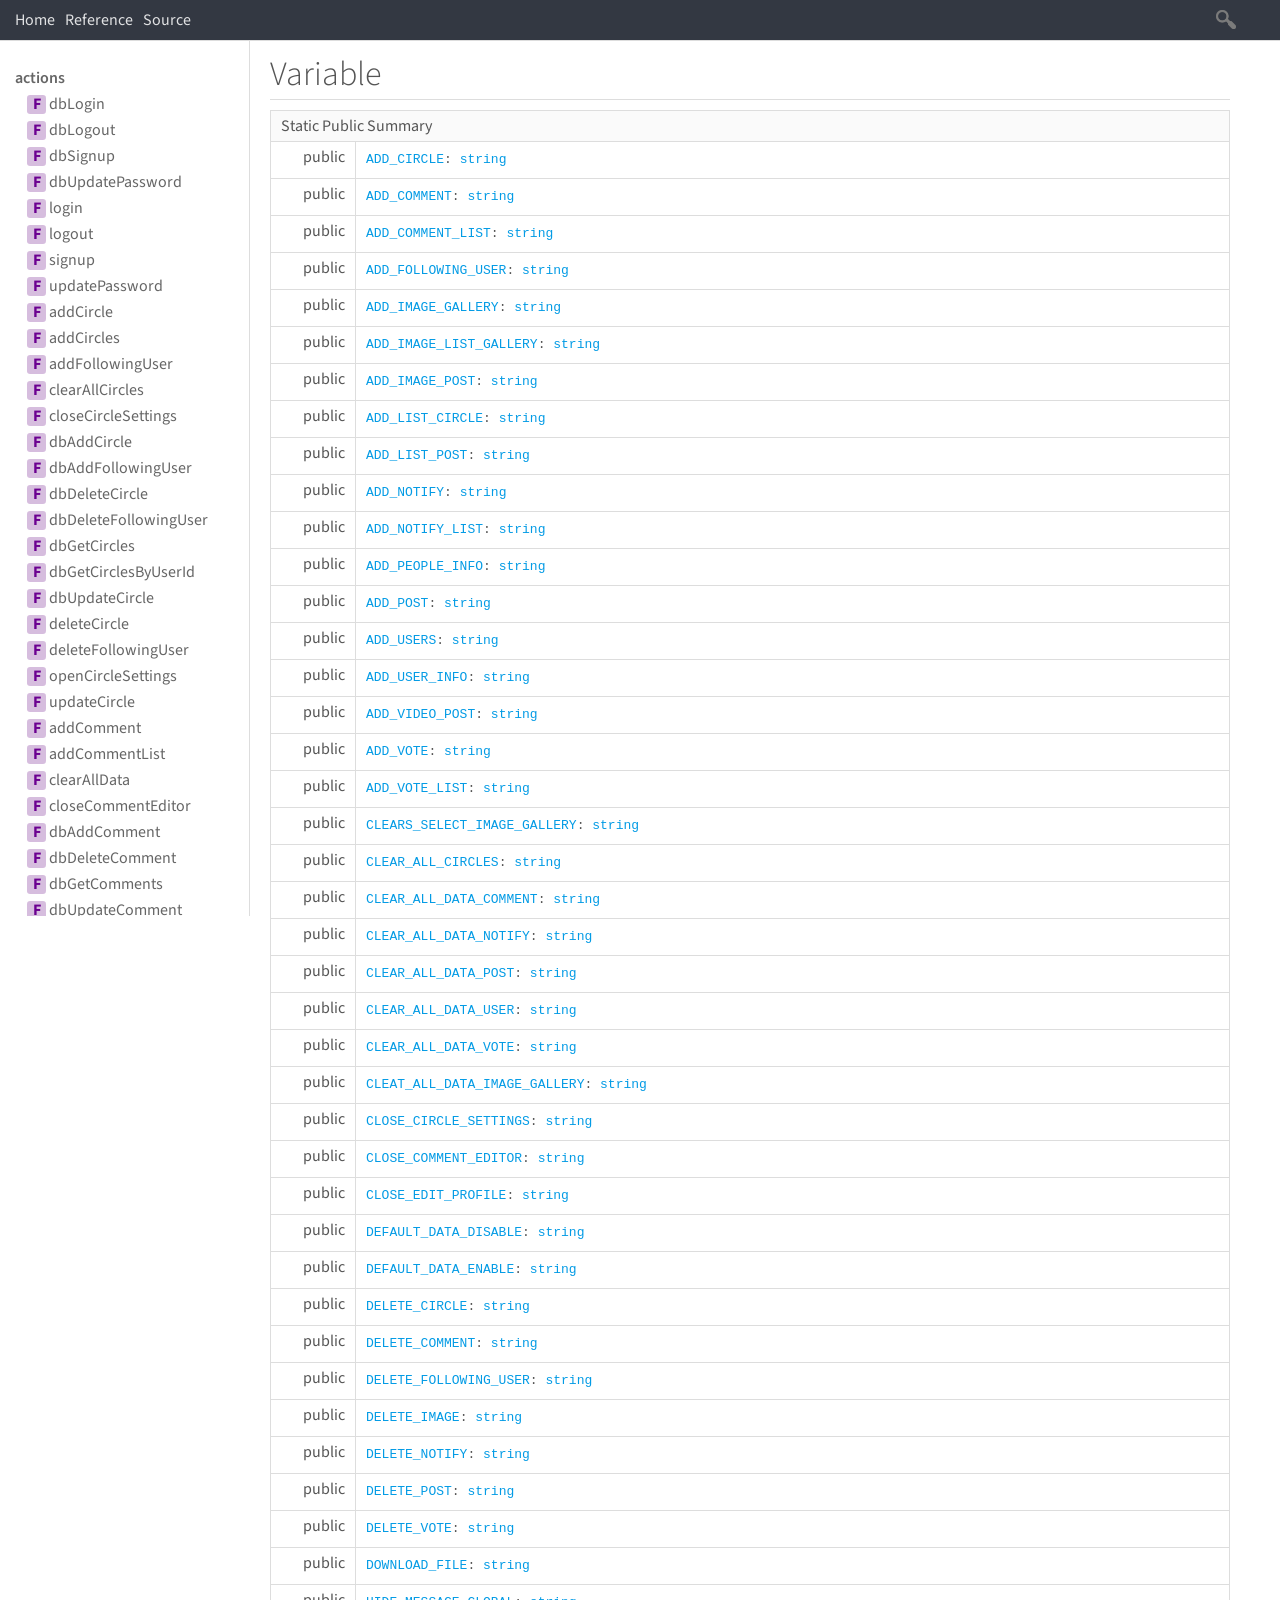
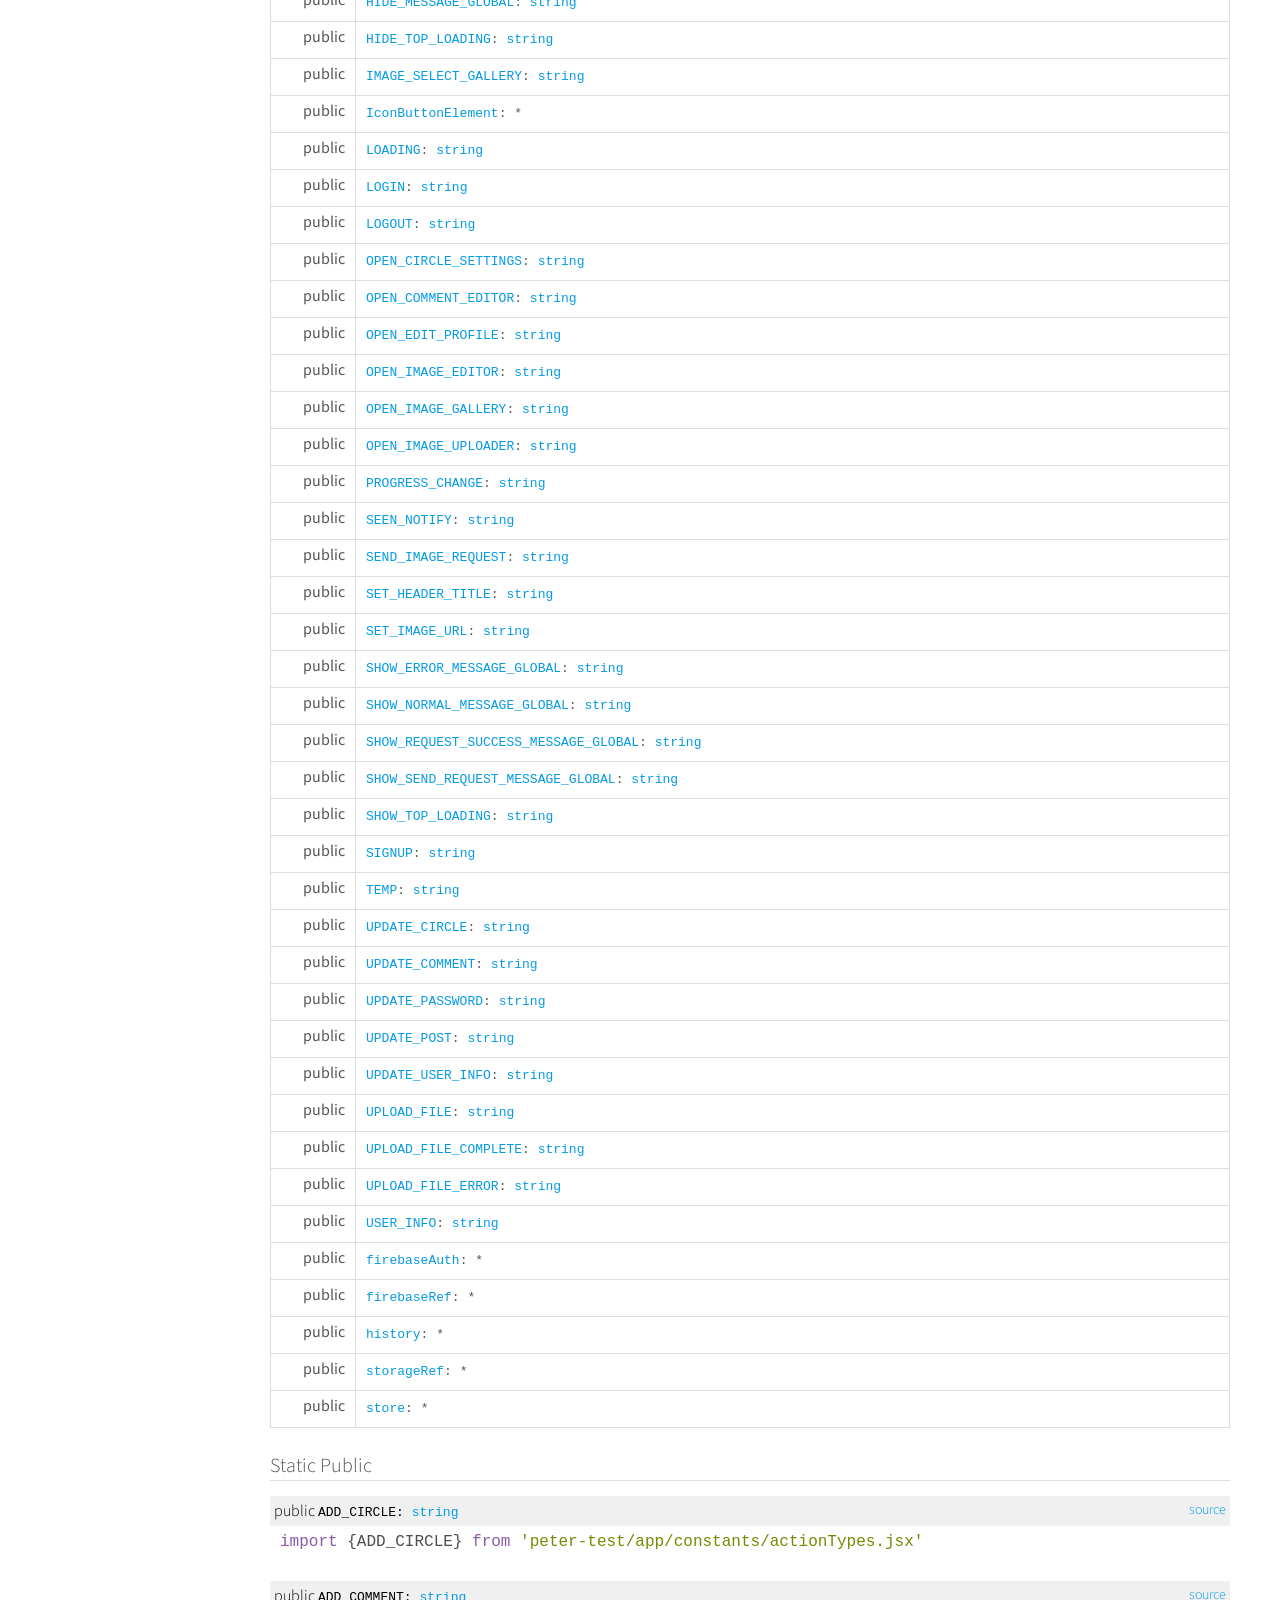
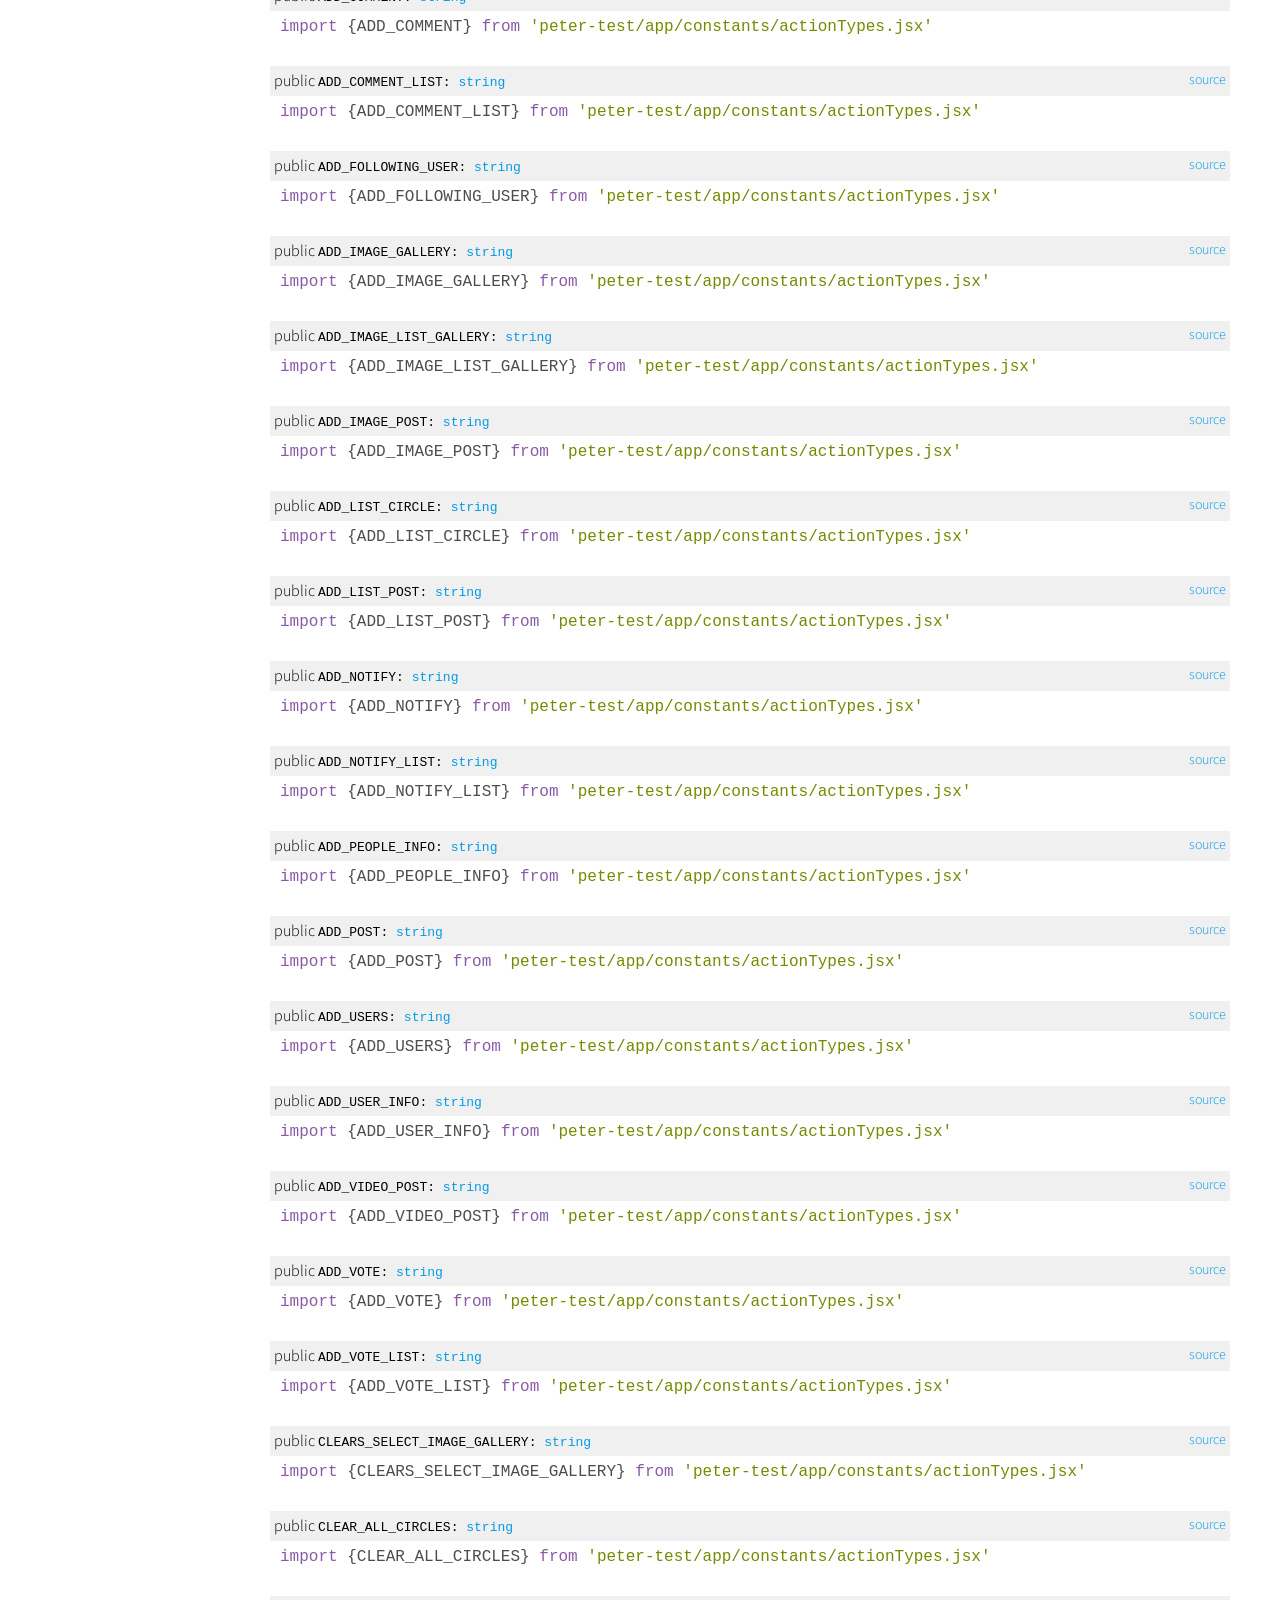
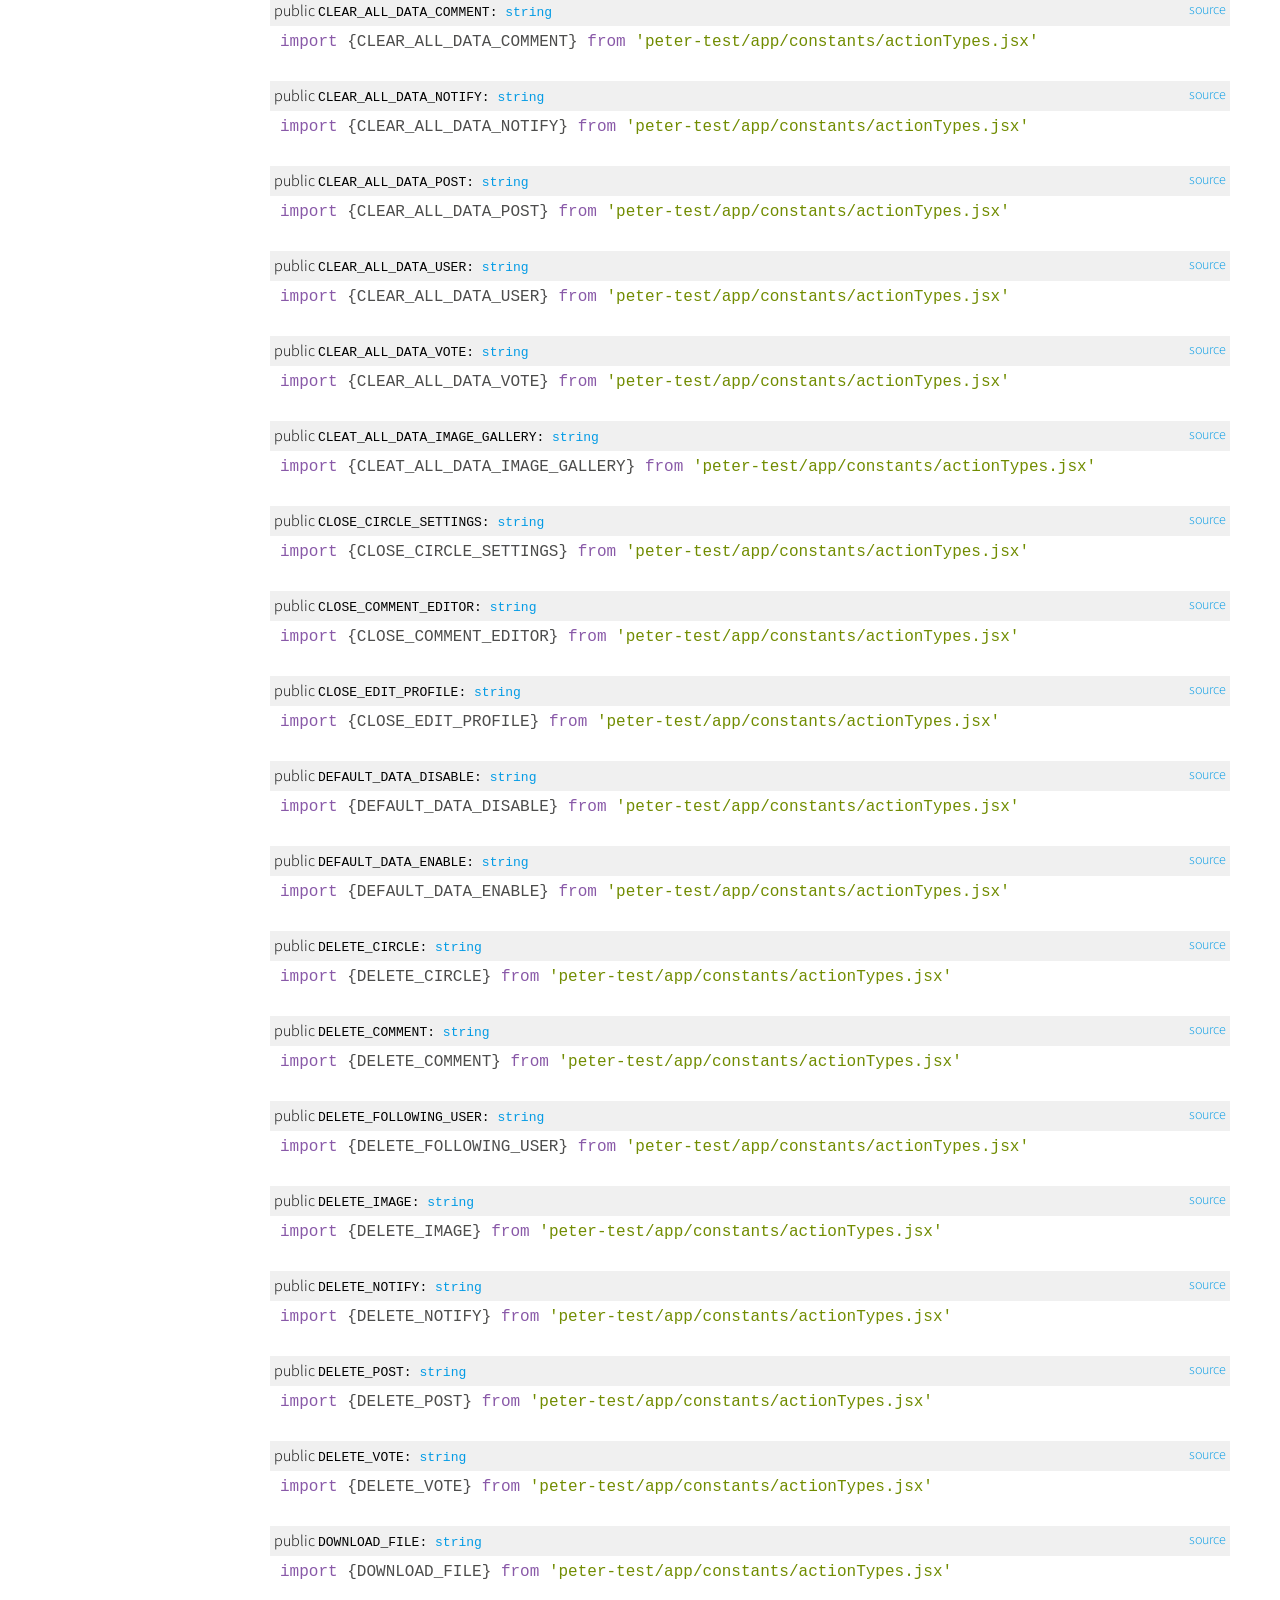
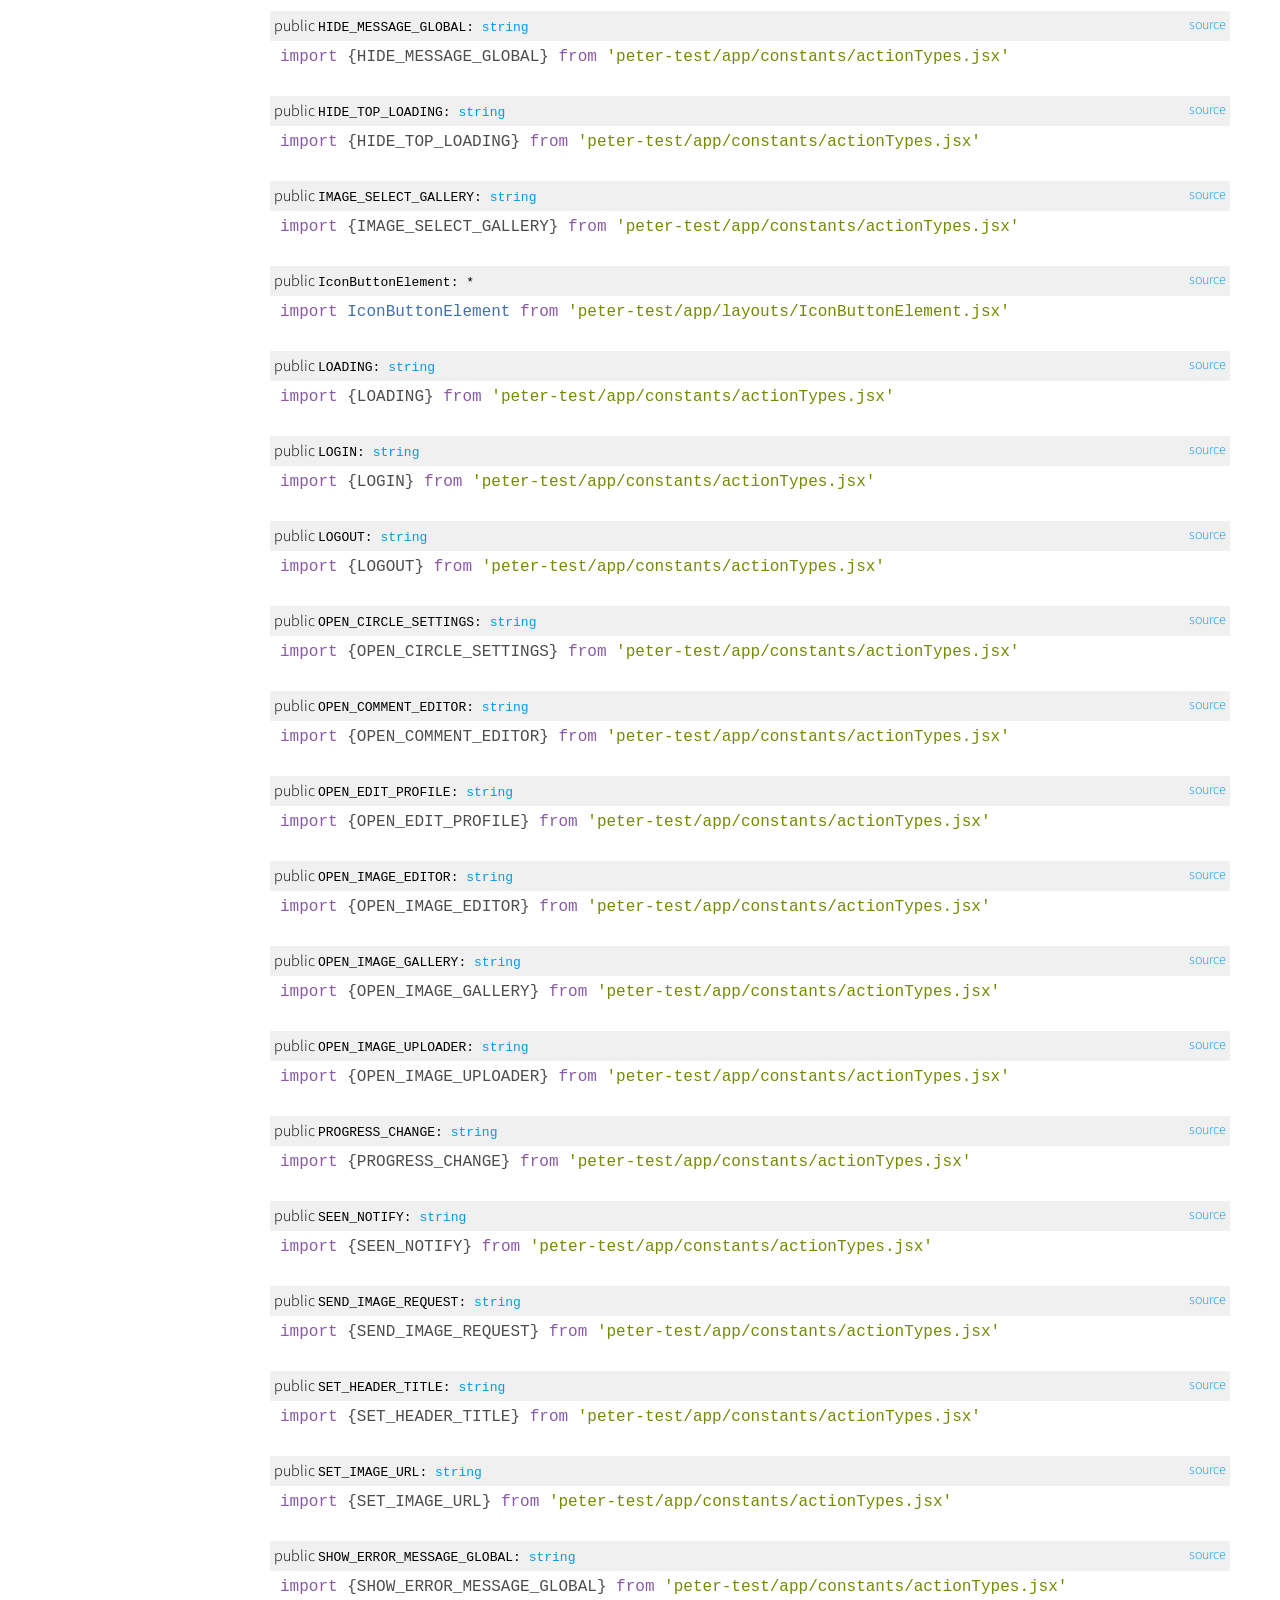
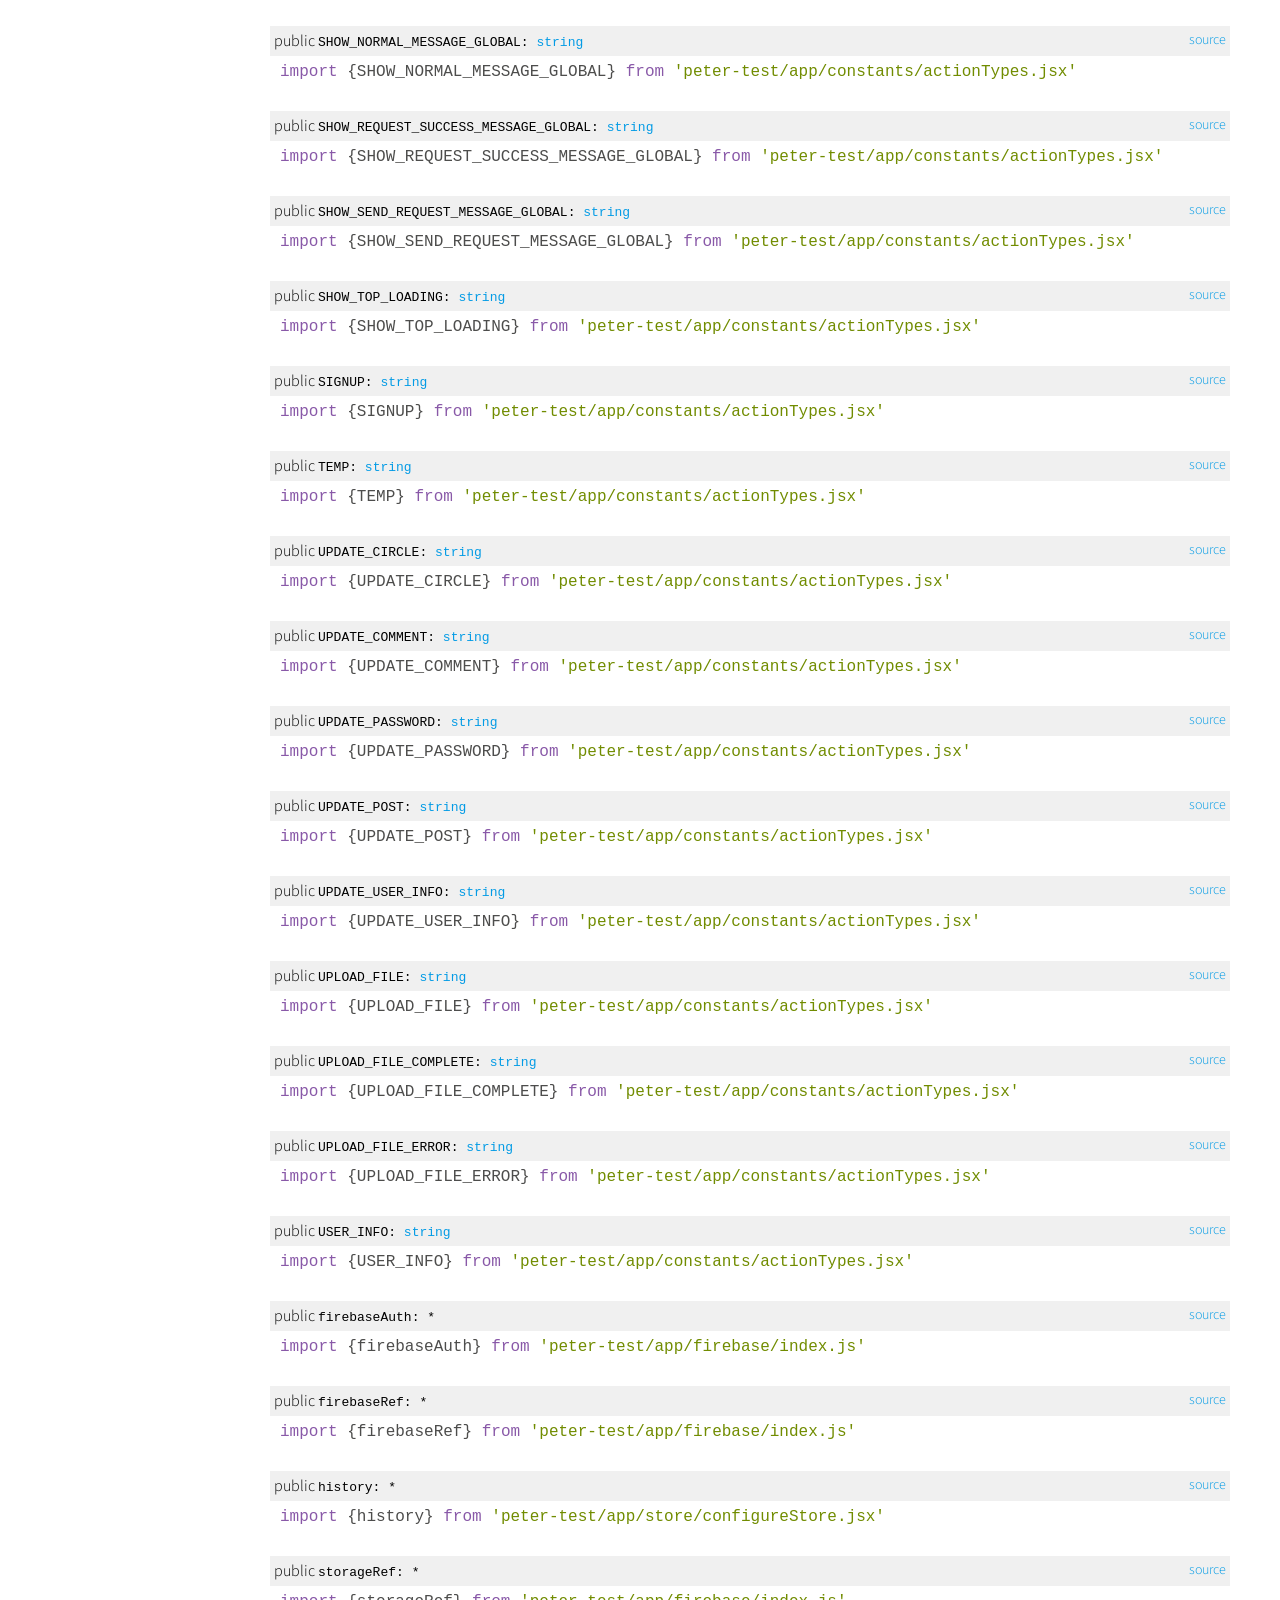
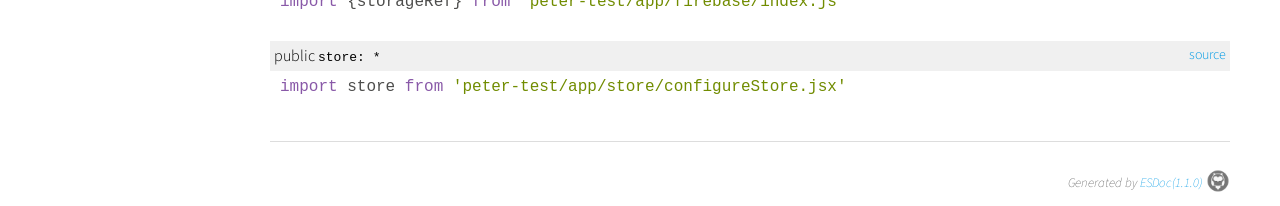
<file: kiendocs/variable/index.html>
<!DOCTYPE html>
<html>
<head>
  <meta charset="utf-8">
  <base data-ice="baseUrl" href="../">
  <title data-ice="title">Variable | peter-test</title>
  <link type="text/css" rel="stylesheet" href="css/style.css">
  <link type="text/css" rel="stylesheet" href="css/prettify-tomorrow.css">
  <script src="script/prettify/prettify.js"></script>
  <script src="script/manual.js"></script>
</head>
<body class="layout-container" data-ice="rootContainer">

<header>
  <a href="./">Home</a>
  
  <a href="identifiers.html">Reference</a>
  <a href="source.html">Source</a>
  
  <div class="search-box">
  <span>
    <img src="./image/search.png">
    <span class="search-input-edge"></span><input class="search-input"><span class="search-input-edge"></span>
  </span>
    <ul class="search-result"></ul>
  </div>
</header>

<nav class="navigation" data-ice="nav"><div>
  <ul>
    
  <li data-ice="doc"><a data-ice="dirPath" class="nav-dir-path" href="identifiers.html#actions">actions</a><span data-ice="kind" class="kind-function">F</span><span data-ice="name"><span><a href="function/index.html#static-function-dbLogin">dbLogin</a></span></span></li>
<li data-ice="doc"><span data-ice="kind" class="kind-function">F</span><span data-ice="name"><span><a href="function/index.html#static-function-dbLogout">dbLogout</a></span></span></li>
<li data-ice="doc"><span data-ice="kind" class="kind-function">F</span><span data-ice="name"><span><a href="function/index.html#static-function-dbSignup">dbSignup</a></span></span></li>
<li data-ice="doc"><span data-ice="kind" class="kind-function">F</span><span data-ice="name"><span><a href="function/index.html#static-function-dbUpdatePassword">dbUpdatePassword</a></span></span></li>
<li data-ice="doc"><span data-ice="kind" class="kind-function">F</span><span data-ice="name"><span><a href="function/index.html#static-function-login">login</a></span></span></li>
<li data-ice="doc"><span data-ice="kind" class="kind-function">F</span><span data-ice="name"><span><a href="function/index.html#static-function-logout">logout</a></span></span></li>
<li data-ice="doc"><span data-ice="kind" class="kind-function">F</span><span data-ice="name"><span><a href="function/index.html#static-function-signup">signup</a></span></span></li>
<li data-ice="doc"><span data-ice="kind" class="kind-function">F</span><span data-ice="name"><span><a href="function/index.html#static-function-updatePassword">updatePassword</a></span></span></li>
<li data-ice="doc"><span data-ice="kind" class="kind-function">F</span><span data-ice="name"><span><a href="function/index.html#static-function-addCircle">addCircle</a></span></span></li>
<li data-ice="doc"><span data-ice="kind" class="kind-function">F</span><span data-ice="name"><span><a href="function/index.html#static-function-addCircles">addCircles</a></span></span></li>
<li data-ice="doc"><span data-ice="kind" class="kind-function">F</span><span data-ice="name"><span><a href="function/index.html#static-function-addFollowingUser">addFollowingUser</a></span></span></li>
<li data-ice="doc"><span data-ice="kind" class="kind-function">F</span><span data-ice="name"><span><a href="function/index.html#static-function-clearAllCircles">clearAllCircles</a></span></span></li>
<li data-ice="doc"><span data-ice="kind" class="kind-function">F</span><span data-ice="name"><span><a href="function/index.html#static-function-closeCircleSettings">closeCircleSettings</a></span></span></li>
<li data-ice="doc"><span data-ice="kind" class="kind-function">F</span><span data-ice="name"><span><a href="function/index.html#static-function-dbAddCircle">dbAddCircle</a></span></span></li>
<li data-ice="doc"><span data-ice="kind" class="kind-function">F</span><span data-ice="name"><span><a href="function/index.html#static-function-dbAddFollowingUser">dbAddFollowingUser</a></span></span></li>
<li data-ice="doc"><span data-ice="kind" class="kind-function">F</span><span data-ice="name"><span><a href="function/index.html#static-function-dbDeleteCircle">dbDeleteCircle</a></span></span></li>
<li data-ice="doc"><span data-ice="kind" class="kind-function">F</span><span data-ice="name"><span><a href="function/index.html#static-function-dbDeleteFollowingUser">dbDeleteFollowingUser</a></span></span></li>
<li data-ice="doc"><span data-ice="kind" class="kind-function">F</span><span data-ice="name"><span><a href="function/index.html#static-function-dbGetCircles">dbGetCircles</a></span></span></li>
<li data-ice="doc"><span data-ice="kind" class="kind-function">F</span><span data-ice="name"><span><a href="function/index.html#static-function-dbGetCirclesByUserId">dbGetCirclesByUserId</a></span></span></li>
<li data-ice="doc"><span data-ice="kind" class="kind-function">F</span><span data-ice="name"><span><a href="function/index.html#static-function-dbUpdateCircle">dbUpdateCircle</a></span></span></li>
<li data-ice="doc"><span data-ice="kind" class="kind-function">F</span><span data-ice="name"><span><a href="function/index.html#static-function-deleteCircle">deleteCircle</a></span></span></li>
<li data-ice="doc"><span data-ice="kind" class="kind-function">F</span><span data-ice="name"><span><a href="function/index.html#static-function-deleteFollowingUser">deleteFollowingUser</a></span></span></li>
<li data-ice="doc"><span data-ice="kind" class="kind-function">F</span><span data-ice="name"><span><a href="function/index.html#static-function-openCircleSettings">openCircleSettings</a></span></span></li>
<li data-ice="doc"><span data-ice="kind" class="kind-function">F</span><span data-ice="name"><span><a href="function/index.html#static-function-updateCircle">updateCircle</a></span></span></li>
<li data-ice="doc"><span data-ice="kind" class="kind-function">F</span><span data-ice="name"><span><a href="function/index.html#static-function-addComment">addComment</a></span></span></li>
<li data-ice="doc"><span data-ice="kind" class="kind-function">F</span><span data-ice="name"><span><a href="function/index.html#static-function-addCommentList">addCommentList</a></span></span></li>
<li data-ice="doc"><span data-ice="kind" class="kind-function">F</span><span data-ice="name"><span><a href="function/index.html#static-function-clearAllData">clearAllData</a></span></span></li>
<li data-ice="doc"><span data-ice="kind" class="kind-function">F</span><span data-ice="name"><span><a href="function/index.html#static-function-closeCommentEditor">closeCommentEditor</a></span></span></li>
<li data-ice="doc"><span data-ice="kind" class="kind-function">F</span><span data-ice="name"><span><a href="function/index.html#static-function-dbAddComment">dbAddComment</a></span></span></li>
<li data-ice="doc"><span data-ice="kind" class="kind-function">F</span><span data-ice="name"><span><a href="function/index.html#static-function-dbDeleteComment">dbDeleteComment</a></span></span></li>
<li data-ice="doc"><span data-ice="kind" class="kind-function">F</span><span data-ice="name"><span><a href="function/index.html#static-function-dbGetComments">dbGetComments</a></span></span></li>
<li data-ice="doc"><span data-ice="kind" class="kind-function">F</span><span data-ice="name"><span><a href="function/index.html#static-function-dbUpdateComment">dbUpdateComment</a></span></span></li>
<li data-ice="doc"><span data-ice="kind" class="kind-function">F</span><span data-ice="name"><span><a href="function/index.html#static-function-deleteComment">deleteComment</a></span></span></li>
<li data-ice="doc"><span data-ice="kind" class="kind-function">F</span><span data-ice="name"><span><a href="function/index.html#static-function-openCommentEditor">openCommentEditor</a></span></span></li>
<li data-ice="doc"><span data-ice="kind" class="kind-function">F</span><span data-ice="name"><span><a href="function/index.html#static-function-updateComment">updateComment</a></span></span></li>
<li data-ice="doc"><span data-ice="kind" class="kind-function">F</span><span data-ice="name"><span><a href="function/index.html#static-function-closePostWrite">closePostWrite</a></span></span></li>
<li data-ice="doc"><span data-ice="kind" class="kind-function">F</span><span data-ice="name"><span><a href="function/index.html#static-function-defaultDataDisable">defaultDataDisable</a></span></span></li>
<li data-ice="doc"><span data-ice="kind" class="kind-function">F</span><span data-ice="name"><span><a href="function/index.html#static-function-defaultDataEnable">defaultDataEnable</a></span></span></li>
<li data-ice="doc"><span data-ice="kind" class="kind-function">F</span><span data-ice="name"><span><a href="function/index.html#static-function-hideMessage">hideMessage</a></span></span></li>
<li data-ice="doc"><span data-ice="kind" class="kind-function">F</span><span data-ice="name"><span><a href="function/index.html#static-function-hideTopLoading">hideTopLoading</a></span></span></li>
<li data-ice="doc"><span data-ice="kind" class="kind-function">F</span><span data-ice="name"><span><a href="function/index.html#static-function-loadDataGuest">loadDataGuest</a></span></span></li>
<li data-ice="doc"><span data-ice="kind" class="kind-function">F</span><span data-ice="name"><span><a href="function/index.html#static-function-openPostWrite">openPostWrite</a></span></span></li>
<li data-ice="doc"><span data-ice="kind" class="kind-function">F</span><span data-ice="name"><span><a href="function/index.html#static-function-progressChange">progressChange</a></span></span></li>
<li data-ice="doc"><span data-ice="kind" class="kind-function">F</span><span data-ice="name"><span><a href="function/index.html#static-function-setHeaderTitle">setHeaderTitle</a></span></span></li>
<li data-ice="doc"><span data-ice="kind" class="kind-function">F</span><span data-ice="name"><span><a href="function/index.html#static-function-setHeaderTitleOpt">setHeaderTitleOpt</a></span></span></li>
<li data-ice="doc"><span data-ice="kind" class="kind-function">F</span><span data-ice="name"><span><a href="function/index.html#static-function-showErrorMessage">showErrorMessage</a></span></span></li>
<li data-ice="doc"><span data-ice="kind" class="kind-function">F</span><span data-ice="name"><span><a href="function/index.html#static-function-showNotificationRequest">showNotificationRequest</a></span></span></li>
<li data-ice="doc"><span data-ice="kind" class="kind-function">F</span><span data-ice="name"><span><a href="function/index.html#static-function-showNotificationSuccess">showNotificationSuccess</a></span></span></li>
<li data-ice="doc"><span data-ice="kind" class="kind-function">F</span><span data-ice="name"><span><a href="function/index.html#static-function-showTopLoading">showTopLoading</a></span></span></li>
<li data-ice="doc"><span data-ice="kind" class="kind-function">F</span><span data-ice="name"><span><a href="function/index.html#static-function-temp">temp</a></span></span></li>
<li data-ice="doc"><span data-ice="kind" class="kind-function">F</span><span data-ice="name"><span><a href="function/index.html#static-function-addImage">addImage</a></span></span></li>
<li data-ice="doc"><span data-ice="kind" class="kind-function">F</span><span data-ice="name"><span><a href="function/index.html#static-function-addImageList">addImageList</a></span></span></li>
<li data-ice="doc"><span data-ice="kind" class="kind-function">F</span><span data-ice="name"><span><a href="function/index.html#static-function-clearAllData">clearAllData</a></span></span></li>
<li data-ice="doc"><span data-ice="kind" class="kind-function">F</span><span data-ice="name"><span><a href="function/index.html#static-function-clearSelectData">clearSelectData</a></span></span></li>
<li data-ice="doc"><span data-ice="kind" class="kind-function">F</span><span data-ice="name"><span><a href="function/index.html#static-function-dbDeleteImage">dbDeleteImage</a></span></span></li>
<li data-ice="doc"><span data-ice="kind" class="kind-function">F</span><span data-ice="name"><span><a href="function/index.html#static-function-dbDownloadImage">dbDownloadImage</a></span></span></li>
<li data-ice="doc"><span data-ice="kind" class="kind-function">F</span><span data-ice="name"><span><a href="function/index.html#static-function-dbSaveImage">dbSaveImage</a></span></span></li>
<li data-ice="doc"><span data-ice="kind" class="kind-function">F</span><span data-ice="name"><span><a href="function/index.html#static-function-dbUploadImage">dbUploadImage</a></span></span></li>
<li data-ice="doc"><span data-ice="kind" class="kind-function">F</span><span data-ice="name"><span><a href="function/index.html#static-function-deleteImage">deleteImage</a></span></span></li>
<li data-ice="doc"><span data-ice="kind" class="kind-function">F</span><span data-ice="name"><span><a href="function/index.html#static-function-downloadForImageGallery">downloadForImageGallery</a></span></span></li>
<li data-ice="doc"><span data-ice="kind" class="kind-function">F</span><span data-ice="name"><span><a href="function/index.html#static-function-sendImageRequest">sendImageRequest</a></span></span></li>
<li data-ice="doc"><span data-ice="kind" class="kind-function">F</span><span data-ice="name"><span><a href="function/index.html#static-function-setImageURL">setImageURL</a></span></span></li>
<li data-ice="doc"><span data-ice="kind" class="kind-function">F</span><span data-ice="name"><span><a href="function/index.html#static-function-addNotify">addNotify</a></span></span></li>
<li data-ice="doc"><span data-ice="kind" class="kind-function">F</span><span data-ice="name"><span><a href="function/index.html#static-function-addNotifyList">addNotifyList</a></span></span></li>
<li data-ice="doc"><span data-ice="kind" class="kind-function">F</span><span data-ice="name"><span><a href="function/index.html#static-function-clearAllNotifications">clearAllNotifications</a></span></span></li>
<li data-ice="doc"><span data-ice="kind" class="kind-function">F</span><span data-ice="name"><span><a href="function/index.html#static-function-dbAddNotify">dbAddNotify</a></span></span></li>
<li data-ice="doc"><span data-ice="kind" class="kind-function">F</span><span data-ice="name"><span><a href="function/index.html#static-function-dbDeleteNotify">dbDeleteNotify</a></span></span></li>
<li data-ice="doc"><span data-ice="kind" class="kind-function">F</span><span data-ice="name"><span><a href="function/index.html#static-function-dbGetNotifies">dbGetNotifies</a></span></span></li>
<li data-ice="doc"><span data-ice="kind" class="kind-function">F</span><span data-ice="name"><span><a href="function/index.html#static-function-dbSeenNotify">dbSeenNotify</a></span></span></li>
<li data-ice="doc"><span data-ice="kind" class="kind-function">F</span><span data-ice="name"><span><a href="function/index.html#static-function-deleteNotify">deleteNotify</a></span></span></li>
<li data-ice="doc"><span data-ice="kind" class="kind-function">F</span><span data-ice="name"><span><a href="function/index.html#static-function-seenNotify">seenNotify</a></span></span></li>
<li data-ice="doc"><span data-ice="kind" class="kind-function">F</span><span data-ice="name"><span><a href="function/index.html#static-function-addImagePost">addImagePost</a></span></span></li>
<li data-ice="doc"><span data-ice="kind" class="kind-function">F</span><span data-ice="name"><span><a href="function/index.html#static-function-addPost">addPost</a></span></span></li>
<li data-ice="doc"><span data-ice="kind" class="kind-function">F</span><span data-ice="name"><span><a href="function/index.html#static-function-addPosts">addPosts</a></span></span></li>
<li data-ice="doc"><span data-ice="kind" class="kind-function">F</span><span data-ice="name"><span><a href="function/index.html#static-function-clearAllData">clearAllData</a></span></span></li>
<li data-ice="doc"><span data-ice="kind" class="kind-function">F</span><span data-ice="name"><span><a href="function/index.html#static-function-dbAddImagePost">dbAddImagePost</a></span></span></li>
<li data-ice="doc"><span data-ice="kind" class="kind-function">F</span><span data-ice="name"><span><a href="function/index.html#static-function-dbAddPost">dbAddPost</a></span></span></li>
<li data-ice="doc"><span data-ice="kind" class="kind-function">F</span><span data-ice="name"><span><a href="function/index.html#static-function-dbDeletePost">dbDeletePost</a></span></span></li>
<li data-ice="doc"><span data-ice="kind" class="kind-function">F</span><span data-ice="name"><span><a href="function/index.html#static-function-dbGetPostById">dbGetPostById</a></span></span></li>
<li data-ice="doc"><span data-ice="kind" class="kind-function">F</span><span data-ice="name"><span><a href="function/index.html#static-function-dbGetPosts">dbGetPosts</a></span></span></li>
<li data-ice="doc"><span data-ice="kind" class="kind-function">F</span><span data-ice="name"><span><a href="function/index.html#static-function-dbGetPostsByUserId">dbGetPostsByUserId</a></span></span></li>
<li data-ice="doc"><span data-ice="kind" class="kind-function">F</span><span data-ice="name"><span><a href="function/index.html#static-function-dbUpdatePost">dbUpdatePost</a></span></span></li>
<li data-ice="doc"><span data-ice="kind" class="kind-function">F</span><span data-ice="name"><span><a href="function/index.html#static-function-deletePost">deletePost</a></span></span></li>
<li data-ice="doc"><span data-ice="kind" class="kind-function">F</span><span data-ice="name"><span><a href="function/index.html#static-function-updatePost">updatePost</a></span></span></li>
<li data-ice="doc"><span data-ice="kind" class="kind-function">F</span><span data-ice="name"><span><a href="function/index.html#static-function-addPeopleInfo">addPeopleInfo</a></span></span></li>
<li data-ice="doc"><span data-ice="kind" class="kind-function">F</span><span data-ice="name"><span><a href="function/index.html#static-function-addUserInfo">addUserInfo</a></span></span></li>
<li data-ice="doc"><span data-ice="kind" class="kind-function">F</span><span data-ice="name"><span><a href="function/index.html#static-function-clearAllData">clearAllData</a></span></span></li>
<li data-ice="doc"><span data-ice="kind" class="kind-function">F</span><span data-ice="name"><span><a href="function/index.html#static-function-closeEditProfile">closeEditProfile</a></span></span></li>
<li data-ice="doc"><span data-ice="kind" class="kind-function">F</span><span data-ice="name"><span><a href="function/index.html#static-function-dbGetPeopleInfo">dbGetPeopleInfo</a></span></span></li>
<li data-ice="doc"><span data-ice="kind" class="kind-function">F</span><span data-ice="name"><span><a href="function/index.html#static-function-dbGetUserInfo">dbGetUserInfo</a></span></span></li>
<li data-ice="doc"><span data-ice="kind" class="kind-function">F</span><span data-ice="name"><span><a href="function/index.html#static-function-dbGetUserInfoByUserId">dbGetUserInfoByUserId</a></span></span></li>
<li data-ice="doc"><span data-ice="kind" class="kind-function">F</span><span data-ice="name"><span><a href="function/index.html#static-function-dbUpdateUserInfo">dbUpdateUserInfo</a></span></span></li>
<li data-ice="doc"><span data-ice="kind" class="kind-function">F</span><span data-ice="name"><span><a href="function/index.html#static-function-openEditProfile">openEditProfile</a></span></span></li>
<li data-ice="doc"><span data-ice="kind" class="kind-function">F</span><span data-ice="name"><span><a href="function/index.html#static-function-updateUserInfo">updateUserInfo</a></span></span></li>
<li data-ice="doc"><span data-ice="kind" class="kind-function">F</span><span data-ice="name"><span><a href="function/index.html#static-function-userInfo">userInfo</a></span></span></li>
<li data-ice="doc"><span data-ice="kind" class="kind-function">F</span><span data-ice="name"><span><a href="function/index.html#static-function-addVote">addVote</a></span></span></li>
<li data-ice="doc"><span data-ice="kind" class="kind-function">F</span><span data-ice="name"><span><a href="function/index.html#static-function-addVoteList">addVoteList</a></span></span></li>
<li data-ice="doc"><span data-ice="kind" class="kind-function">F</span><span data-ice="name"><span><a href="function/index.html#static-function-clearAllvotes">clearAllvotes</a></span></span></li>
<li data-ice="doc"><span data-ice="kind" class="kind-function">F</span><span data-ice="name"><span><a href="function/index.html#static-function-dbAddVote">dbAddVote</a></span></span></li>
<li data-ice="doc"><span data-ice="kind" class="kind-function">F</span><span data-ice="name"><span><a href="function/index.html#static-function-dbDeleteVote">dbDeleteVote</a></span></span></li>
<li data-ice="doc"><span data-ice="kind" class="kind-function">F</span><span data-ice="name"><span><a href="function/index.html#static-function-dbGetVotes">dbGetVotes</a></span></span></li>
<li data-ice="doc"><span data-ice="kind" class="kind-function">F</span><span data-ice="name"><span><a href="function/index.html#static-function-deleteVote">deleteVote</a></span></span></li>
<li data-ice="doc"><a data-ice="dirPath" class="nav-dir-path" href="identifiers.html#api">api</a><span data-ice="kind" class="kind-function">F</span><span data-ice="name"><span><a href="function/index.html#static-function-isAdmin">isAdmin</a></span></span></li>
<li data-ice="doc"><span data-ice="kind" class="kind-function">F</span><span data-ice="name"><span><a href="function/index.html#static-function-isAuthorized">isAuthorized</a></span></span></li>
<li data-ice="doc"><span data-ice="kind" class="kind-function">F</span><span data-ice="name"><span><a href="function/index.html#static-function-PrivateRoute">PrivateRoute</a></span></span></li>
<li data-ice="doc"><span data-ice="kind" class="kind-function">F</span><span data-ice="name"><span><a href="function/index.html#static-function-PublicRoute">PublicRoute</a></span></span></li>
<li data-ice="doc"><span data-ice="kind" class="kind-function">F</span><span data-ice="name"><span><a href="function/index.html#static-function-getFollowingUsers">getFollowingUsers</a></span></span></li>
<li data-ice="doc"><span data-ice="kind" class="kind-function">F</span><span data-ice="name"><span><a href="function/index.html#static-function-getUserBelongCircles">getUserBelongCircles</a></span></span></li>
<li data-ice="doc"><span data-ice="kind" class="kind-function">F</span><span data-ice="name"><span><a href="function/index.html#static-function-detectTags">detectTags</a></span></span></li>
<li data-ice="doc"><span data-ice="kind" class="kind-function">F</span><span data-ice="name"><span><a href="function/index.html#static-function-getContentTags">getContentTags</a></span></span></li>
<li data-ice="doc"><span data-ice="kind" class="kind-function">F</span><span data-ice="name"><span><a href="function/index.html#static-function-sortObjectsDate">sortObjectsDate</a></span></span></li>
<li data-ice="doc"><a data-ice="dirPath" class="nav-dir-path" href="identifiers.html#components">components</a><span data-ice="kind" class="kind-class">C</span><span data-ice="name"><span><a href="class/app/components/Blog.jsx~Blog.html">Blog</a></span></span></li>
<li data-ice="doc"><span data-ice="kind" class="kind-class">C</span><span data-ice="name"><span><a href="class/app/components/Circle.jsx~Circle.html">Circle</a></span></span></li>
<li data-ice="doc"><span data-ice="kind" class="kind-class">C</span><span data-ice="name"><span><a href="class/app/components/Comment.jsx~Comment.html">Comment</a></span></span></li>
<li data-ice="doc"><span data-ice="kind" class="kind-class">C</span><span data-ice="name"><span><a href="class/app/components/CommentGroup.jsx~CommentGroup.html">CommentGroup</a></span></span></li>
<li data-ice="doc"><span data-ice="kind" class="kind-class">C</span><span data-ice="name"><span><a href="class/app/components/CommentList.jsx~CommentList.html">CommentList</a></span></span></li>
<li data-ice="doc"><span data-ice="kind" class="kind-class">C</span><span data-ice="name"><span><a href="class/app/components/CommentWrite.jsx~CommentWrite.html">CommentWrite</a></span></span></li>
<li data-ice="doc"><span data-ice="kind" class="kind-class">C</span><span data-ice="name"><span><a href="class/app/components/EditProfile.jsx~EditProfile.html">EditProfile</a></span></span></li>
<li data-ice="doc"><span data-ice="kind" class="kind-class">C</span><span data-ice="name"><span><a href="class/app/components/FindPeople.jsx~FindPeople.html">FindPeople</a></span></span></li>
<li data-ice="doc"><span data-ice="kind" class="kind-class">C</span><span data-ice="name"><span><a href="class/app/components/Followers.jsx~Followers.html">Followers</a></span></span></li>
<li data-ice="doc"><span data-ice="kind" class="kind-class">C</span><span data-ice="name"><span><a href="class/app/components/Following.jsx~Following.html">Following</a></span></span></li>
<li data-ice="doc"><span data-ice="kind" class="kind-class">C</span><span data-ice="name"><span><a href="class/app/components/Home.jsx~Home.html">Home</a></span></span></li>
<li data-ice="doc"><span data-ice="kind" class="kind-class">C</span><span data-ice="name"><span><a href="class/app/components/HomeHeader.jsx~HomeHeader.html">HomeHeader</a></span></span></li>
<li data-ice="doc"><span data-ice="kind" class="kind-class">C</span><span data-ice="name"><span><a href="class/app/components/ImageGallery.jsx~ImageGallery.html">ImageGallery</a></span></span></li>
<li data-ice="doc"><span data-ice="kind" class="kind-class">C</span><span data-ice="name"><span><a href="class/app/components/Img.jsx~Img.html">Img</a></span></span></li>
<li data-ice="doc"><span data-ice="kind" class="kind-class">C</span><span data-ice="name"><span><a href="class/app/components/ImgCover.jsx~ImgCover.html">ImgCover</a></span></span></li>
<li data-ice="doc"><span data-ice="kind" class="kind-class">C</span><span data-ice="name"><span><a href="class/app/components/Login.jsx~Login.html">Login</a></span></span></li>
<li data-ice="doc"><span data-ice="kind" class="kind-class">C</span><span data-ice="name"><span><a href="class/app/components/Master.jsx~Master.html">Master</a></span></span></li>
<li data-ice="doc"><span data-ice="kind" class="kind-class">C</span><span data-ice="name"><span><a href="class/app/components/Notify.jsx~Notify.html">Notify</a></span></span></li>
<li data-ice="doc"><span data-ice="kind" class="kind-class">C</span><span data-ice="name"><span><a href="class/app/components/NotifyItem.jsx~NotifyItem.html">NotifyItem</a></span></span></li>
<li data-ice="doc"><span data-ice="kind" class="kind-class">C</span><span data-ice="name"><span><a href="class/app/components/People.jsx~People.html">People</a></span></span></li>
<li data-ice="doc"><span data-ice="kind" class="kind-class">C</span><span data-ice="name"><span><a href="class/app/components/Post.jsx~Post.html">Post</a></span></span></li>
<li data-ice="doc"><span data-ice="kind" class="kind-class">C</span><span data-ice="name"><span><a href="class/app/components/PostPage.jsx~PostPage.html">PostPage</a></span></span></li>
<li data-ice="doc"><span data-ice="kind" class="kind-class">C</span><span data-ice="name"><span><a href="class/app/components/PostWrite.jsx~PostWrite.html">PostWrite</a></span></span></li>
<li data-ice="doc"><span data-ice="kind" class="kind-class">C</span><span data-ice="name"><span><a href="class/app/components/Profile.jsx~Profile.html">Profile</a></span></span></li>
<li data-ice="doc"><span data-ice="kind" class="kind-class">C</span><span data-ice="name"><span><a href="class/app/components/ProfileHead.jsx~ProfileHead.html">ProfileHead</a></span></span></li>
<li data-ice="doc"><span data-ice="kind" class="kind-class">C</span><span data-ice="name"><span><a href="class/app/components/Settings.jsx~Settings.html">Settings</a></span></span></li>
<li data-ice="doc"><span data-ice="kind" class="kind-class">C</span><span data-ice="name"><span><a href="class/app/components/Sidebar.jsx~Sidebar.html">Sidebar</a></span></span></li>
<li data-ice="doc"><span data-ice="kind" class="kind-class">C</span><span data-ice="name"><span><a href="class/app/components/SidebarContent.jsx~SidebarContent.html">SidebarContent</a></span></span></li>
<li data-ice="doc"><span data-ice="kind" class="kind-class">C</span><span data-ice="name"><span><a href="class/app/components/SidebarMain.jsx~SidebarMain.html">SidebarMain</a></span></span></li>
<li data-ice="doc"><span data-ice="kind" class="kind-class">C</span><span data-ice="name"><span><a href="class/app/components/Signup.jsx~Signup.html">Signup</a></span></span></li>
<li data-ice="doc"><span data-ice="kind" class="kind-class">C</span><span data-ice="name"><span><a href="class/app/components/UserAvatar.jsx~UserAvatar.html">UserAvatar</a></span></span></li>
<li data-ice="doc"><span data-ice="kind" class="kind-class">C</span><span data-ice="name"><span><a href="class/app/components/UserBox.jsx~UserBox.html">UserBox</a></span></span></li>
<li data-ice="doc"><span data-ice="kind" class="kind-class">C</span><span data-ice="name"><span><a href="class/app/components/UserBoxList.jsx~UserBoxList.html">UserBoxList</a></span></span></li>
<li data-ice="doc"><span data-ice="kind" class="kind-class">C</span><span data-ice="name"><span><a href="class/app/components/YourCircles.jsx~YourCircles.html">YourCircles</a></span></span></li>
<li data-ice="doc"><span data-ice="kind" class="kind-function">F</span><span data-ice="name"><span><a href="function/index.html#static-function-MasterLoading">MasterLoading</a></span></span></li>
<li data-ice="doc"><a data-ice="dirPath" class="nav-dir-path" href="identifiers.html#constants">constants</a><span data-ice="kind" class="kind-variable">V</span><span data-ice="name"><span><a href="variable/index.html#static-variable-ADD_CIRCLE">ADD_CIRCLE</a></span></span></li>
<li data-ice="doc"><span data-ice="kind" class="kind-variable">V</span><span data-ice="name"><span><a href="variable/index.html#static-variable-ADD_COMMENT">ADD_COMMENT</a></span></span></li>
<li data-ice="doc"><span data-ice="kind" class="kind-variable">V</span><span data-ice="name"><span><a href="variable/index.html#static-variable-ADD_COMMENT_LIST">ADD_COMMENT_LIST</a></span></span></li>
<li data-ice="doc"><span data-ice="kind" class="kind-variable">V</span><span data-ice="name"><span><a href="variable/index.html#static-variable-ADD_FOLLOWING_USER">ADD_FOLLOWING_USER</a></span></span></li>
<li data-ice="doc"><span data-ice="kind" class="kind-variable">V</span><span data-ice="name"><span><a href="variable/index.html#static-variable-ADD_IMAGE_GALLERY">ADD_IMAGE_GALLERY</a></span></span></li>
<li data-ice="doc"><span data-ice="kind" class="kind-variable">V</span><span data-ice="name"><span><a href="variable/index.html#static-variable-ADD_IMAGE_LIST_GALLERY">ADD_IMAGE_LIST_GALLERY</a></span></span></li>
<li data-ice="doc"><span data-ice="kind" class="kind-variable">V</span><span data-ice="name"><span><a href="variable/index.html#static-variable-ADD_IMAGE_POST">ADD_IMAGE_POST</a></span></span></li>
<li data-ice="doc"><span data-ice="kind" class="kind-variable">V</span><span data-ice="name"><span><a href="variable/index.html#static-variable-ADD_LIST_CIRCLE">ADD_LIST_CIRCLE</a></span></span></li>
<li data-ice="doc"><span data-ice="kind" class="kind-variable">V</span><span data-ice="name"><span><a href="variable/index.html#static-variable-ADD_LIST_POST">ADD_LIST_POST</a></span></span></li>
<li data-ice="doc"><span data-ice="kind" class="kind-variable">V</span><span data-ice="name"><span><a href="variable/index.html#static-variable-ADD_NOTIFY">ADD_NOTIFY</a></span></span></li>
<li data-ice="doc"><span data-ice="kind" class="kind-variable">V</span><span data-ice="name"><span><a href="variable/index.html#static-variable-ADD_NOTIFY_LIST">ADD_NOTIFY_LIST</a></span></span></li>
<li data-ice="doc"><span data-ice="kind" class="kind-variable">V</span><span data-ice="name"><span><a href="variable/index.html#static-variable-ADD_PEOPLE_INFO">ADD_PEOPLE_INFO</a></span></span></li>
<li data-ice="doc"><span data-ice="kind" class="kind-variable">V</span><span data-ice="name"><span><a href="variable/index.html#static-variable-ADD_POST">ADD_POST</a></span></span></li>
<li data-ice="doc"><span data-ice="kind" class="kind-variable">V</span><span data-ice="name"><span><a href="variable/index.html#static-variable-ADD_USERS">ADD_USERS</a></span></span></li>
<li data-ice="doc"><span data-ice="kind" class="kind-variable">V</span><span data-ice="name"><span><a href="variable/index.html#static-variable-ADD_USER_INFO">ADD_USER_INFO</a></span></span></li>
<li data-ice="doc"><span data-ice="kind" class="kind-variable">V</span><span data-ice="name"><span><a href="variable/index.html#static-variable-ADD_VIDEO_POST">ADD_VIDEO_POST</a></span></span></li>
<li data-ice="doc"><span data-ice="kind" class="kind-variable">V</span><span data-ice="name"><span><a href="variable/index.html#static-variable-ADD_VOTE">ADD_VOTE</a></span></span></li>
<li data-ice="doc"><span data-ice="kind" class="kind-variable">V</span><span data-ice="name"><span><a href="variable/index.html#static-variable-ADD_VOTE_LIST">ADD_VOTE_LIST</a></span></span></li>
<li data-ice="doc"><span data-ice="kind" class="kind-variable">V</span><span data-ice="name"><span><a href="variable/index.html#static-variable-CLEARS_SELECT_IMAGE_GALLERY">CLEARS_SELECT_IMAGE_GALLERY</a></span></span></li>
<li data-ice="doc"><span data-ice="kind" class="kind-variable">V</span><span data-ice="name"><span><a href="variable/index.html#static-variable-CLEAR_ALL_CIRCLES">CLEAR_ALL_CIRCLES</a></span></span></li>
<li data-ice="doc"><span data-ice="kind" class="kind-variable">V</span><span data-ice="name"><span><a href="variable/index.html#static-variable-CLEAR_ALL_DATA_COMMENT">CLEAR_ALL_DATA_COMMENT</a></span></span></li>
<li data-ice="doc"><span data-ice="kind" class="kind-variable">V</span><span data-ice="name"><span><a href="variable/index.html#static-variable-CLEAR_ALL_DATA_NOTIFY">CLEAR_ALL_DATA_NOTIFY</a></span></span></li>
<li data-ice="doc"><span data-ice="kind" class="kind-variable">V</span><span data-ice="name"><span><a href="variable/index.html#static-variable-CLEAR_ALL_DATA_POST">CLEAR_ALL_DATA_POST</a></span></span></li>
<li data-ice="doc"><span data-ice="kind" class="kind-variable">V</span><span data-ice="name"><span><a href="variable/index.html#static-variable-CLEAR_ALL_DATA_USER">CLEAR_ALL_DATA_USER</a></span></span></li>
<li data-ice="doc"><span data-ice="kind" class="kind-variable">V</span><span data-ice="name"><span><a href="variable/index.html#static-variable-CLEAR_ALL_DATA_VOTE">CLEAR_ALL_DATA_VOTE</a></span></span></li>
<li data-ice="doc"><span data-ice="kind" class="kind-variable">V</span><span data-ice="name"><span><a href="variable/index.html#static-variable-CLEAT_ALL_DATA_IMAGE_GALLERY">CLEAT_ALL_DATA_IMAGE_GALLERY</a></span></span></li>
<li data-ice="doc"><span data-ice="kind" class="kind-variable">V</span><span data-ice="name"><span><a href="variable/index.html#static-variable-CLOSE_CIRCLE_SETTINGS">CLOSE_CIRCLE_SETTINGS</a></span></span></li>
<li data-ice="doc"><span data-ice="kind" class="kind-variable">V</span><span data-ice="name"><span><a href="variable/index.html#static-variable-CLOSE_COMMENT_EDITOR">CLOSE_COMMENT_EDITOR</a></span></span></li>
<li data-ice="doc"><span data-ice="kind" class="kind-variable">V</span><span data-ice="name"><span><a href="variable/index.html#static-variable-CLOSE_EDIT_PROFILE">CLOSE_EDIT_PROFILE</a></span></span></li>
<li data-ice="doc"><span data-ice="kind" class="kind-variable">V</span><span data-ice="name"><span><a href="variable/index.html#static-variable-DEFAULT_DATA_DISABLE">DEFAULT_DATA_DISABLE</a></span></span></li>
<li data-ice="doc"><span data-ice="kind" class="kind-variable">V</span><span data-ice="name"><span><a href="variable/index.html#static-variable-DEFAULT_DATA_ENABLE">DEFAULT_DATA_ENABLE</a></span></span></li>
<li data-ice="doc"><span data-ice="kind" class="kind-variable">V</span><span data-ice="name"><span><a href="variable/index.html#static-variable-DELETE_CIRCLE">DELETE_CIRCLE</a></span></span></li>
<li data-ice="doc"><span data-ice="kind" class="kind-variable">V</span><span data-ice="name"><span><a href="variable/index.html#static-variable-DELETE_COMMENT">DELETE_COMMENT</a></span></span></li>
<li data-ice="doc"><span data-ice="kind" class="kind-variable">V</span><span data-ice="name"><span><a href="variable/index.html#static-variable-DELETE_FOLLOWING_USER">DELETE_FOLLOWING_USER</a></span></span></li>
<li data-ice="doc"><span data-ice="kind" class="kind-variable">V</span><span data-ice="name"><span><a href="variable/index.html#static-variable-DELETE_IMAGE">DELETE_IMAGE</a></span></span></li>
<li data-ice="doc"><span data-ice="kind" class="kind-variable">V</span><span data-ice="name"><span><a href="variable/index.html#static-variable-DELETE_NOTIFY">DELETE_NOTIFY</a></span></span></li>
<li data-ice="doc"><span data-ice="kind" class="kind-variable">V</span><span data-ice="name"><span><a href="variable/index.html#static-variable-DELETE_POST">DELETE_POST</a></span></span></li>
<li data-ice="doc"><span data-ice="kind" class="kind-variable">V</span><span data-ice="name"><span><a href="variable/index.html#static-variable-DELETE_VOTE">DELETE_VOTE</a></span></span></li>
<li data-ice="doc"><span data-ice="kind" class="kind-variable">V</span><span data-ice="name"><span><a href="variable/index.html#static-variable-DOWNLOAD_FILE">DOWNLOAD_FILE</a></span></span></li>
<li data-ice="doc"><span data-ice="kind" class="kind-variable">V</span><span data-ice="name"><span><a href="variable/index.html#static-variable-HIDE_MESSAGE_GLOBAL">HIDE_MESSAGE_GLOBAL</a></span></span></li>
<li data-ice="doc"><span data-ice="kind" class="kind-variable">V</span><span data-ice="name"><span><a href="variable/index.html#static-variable-HIDE_TOP_LOADING">HIDE_TOP_LOADING</a></span></span></li>
<li data-ice="doc"><span data-ice="kind" class="kind-variable">V</span><span data-ice="name"><span><a href="variable/index.html#static-variable-IMAGE_SELECT_GALLERY">IMAGE_SELECT_GALLERY</a></span></span></li>
<li data-ice="doc"><span data-ice="kind" class="kind-variable">V</span><span data-ice="name"><span><a href="variable/index.html#static-variable-LOADING">LOADING</a></span></span></li>
<li data-ice="doc"><span data-ice="kind" class="kind-variable">V</span><span data-ice="name"><span><a href="variable/index.html#static-variable-LOGIN">LOGIN</a></span></span></li>
<li data-ice="doc"><span data-ice="kind" class="kind-variable">V</span><span data-ice="name"><span><a href="variable/index.html#static-variable-LOGOUT">LOGOUT</a></span></span></li>
<li data-ice="doc"><span data-ice="kind" class="kind-variable">V</span><span data-ice="name"><span><a href="variable/index.html#static-variable-OPEN_CIRCLE_SETTINGS">OPEN_CIRCLE_SETTINGS</a></span></span></li>
<li data-ice="doc"><span data-ice="kind" class="kind-variable">V</span><span data-ice="name"><span><a href="variable/index.html#static-variable-OPEN_COMMENT_EDITOR">OPEN_COMMENT_EDITOR</a></span></span></li>
<li data-ice="doc"><span data-ice="kind" class="kind-variable">V</span><span data-ice="name"><span><a href="variable/index.html#static-variable-OPEN_EDIT_PROFILE">OPEN_EDIT_PROFILE</a></span></span></li>
<li data-ice="doc"><span data-ice="kind" class="kind-variable">V</span><span data-ice="name"><span><a href="variable/index.html#static-variable-OPEN_IMAGE_EDITOR">OPEN_IMAGE_EDITOR</a></span></span></li>
<li data-ice="doc"><span data-ice="kind" class="kind-variable">V</span><span data-ice="name"><span><a href="variable/index.html#static-variable-OPEN_IMAGE_GALLERY">OPEN_IMAGE_GALLERY</a></span></span></li>
<li data-ice="doc"><span data-ice="kind" class="kind-variable">V</span><span data-ice="name"><span><a href="variable/index.html#static-variable-OPEN_IMAGE_UPLOADER">OPEN_IMAGE_UPLOADER</a></span></span></li>
<li data-ice="doc"><span data-ice="kind" class="kind-variable">V</span><span data-ice="name"><span><a href="variable/index.html#static-variable-PROGRESS_CHANGE">PROGRESS_CHANGE</a></span></span></li>
<li data-ice="doc"><span data-ice="kind" class="kind-variable">V</span><span data-ice="name"><span><a href="variable/index.html#static-variable-SEEN_NOTIFY">SEEN_NOTIFY</a></span></span></li>
<li data-ice="doc"><span data-ice="kind" class="kind-variable">V</span><span data-ice="name"><span><a href="variable/index.html#static-variable-SEND_IMAGE_REQUEST">SEND_IMAGE_REQUEST</a></span></span></li>
<li data-ice="doc"><span data-ice="kind" class="kind-variable">V</span><span data-ice="name"><span><a href="variable/index.html#static-variable-SET_HEADER_TITLE">SET_HEADER_TITLE</a></span></span></li>
<li data-ice="doc"><span data-ice="kind" class="kind-variable">V</span><span data-ice="name"><span><a href="variable/index.html#static-variable-SET_IMAGE_URL">SET_IMAGE_URL</a></span></span></li>
<li data-ice="doc"><span data-ice="kind" class="kind-variable">V</span><span data-ice="name"><span><a href="variable/index.html#static-variable-SHOW_ERROR_MESSAGE_GLOBAL">SHOW_ERROR_MESSAGE_GLOBAL</a></span></span></li>
<li data-ice="doc"><span data-ice="kind" class="kind-variable">V</span><span data-ice="name"><span><a href="variable/index.html#static-variable-SHOW_NORMAL_MESSAGE_GLOBAL">SHOW_NORMAL_MESSAGE_GLOBAL</a></span></span></li>
<li data-ice="doc"><span data-ice="kind" class="kind-variable">V</span><span data-ice="name"><span><a href="variable/index.html#static-variable-SHOW_REQUEST_SUCCESS_MESSAGE_GLOBAL">SHOW_REQUEST_SUCCESS_MESSAGE_GLOBAL</a></span></span></li>
<li data-ice="doc"><span data-ice="kind" class="kind-variable">V</span><span data-ice="name"><span><a href="variable/index.html#static-variable-SHOW_SEND_REQUEST_MESSAGE_GLOBAL">SHOW_SEND_REQUEST_MESSAGE_GLOBAL</a></span></span></li>
<li data-ice="doc"><span data-ice="kind" class="kind-variable">V</span><span data-ice="name"><span><a href="variable/index.html#static-variable-SHOW_TOP_LOADING">SHOW_TOP_LOADING</a></span></span></li>
<li data-ice="doc"><span data-ice="kind" class="kind-variable">V</span><span data-ice="name"><span><a href="variable/index.html#static-variable-SIGNUP">SIGNUP</a></span></span></li>
<li data-ice="doc"><span data-ice="kind" class="kind-variable">V</span><span data-ice="name"><span><a href="variable/index.html#static-variable-TEMP">TEMP</a></span></span></li>
<li data-ice="doc"><span data-ice="kind" class="kind-variable">V</span><span data-ice="name"><span><a href="variable/index.html#static-variable-UPDATE_CIRCLE">UPDATE_CIRCLE</a></span></span></li>
<li data-ice="doc"><span data-ice="kind" class="kind-variable">V</span><span data-ice="name"><span><a href="variable/index.html#static-variable-UPDATE_COMMENT">UPDATE_COMMENT</a></span></span></li>
<li data-ice="doc"><span data-ice="kind" class="kind-variable">V</span><span data-ice="name"><span><a href="variable/index.html#static-variable-UPDATE_PASSWORD">UPDATE_PASSWORD</a></span></span></li>
<li data-ice="doc"><span data-ice="kind" class="kind-variable">V</span><span data-ice="name"><span><a href="variable/index.html#static-variable-UPDATE_POST">UPDATE_POST</a></span></span></li>
<li data-ice="doc"><span data-ice="kind" class="kind-variable">V</span><span data-ice="name"><span><a href="variable/index.html#static-variable-UPDATE_USER_INFO">UPDATE_USER_INFO</a></span></span></li>
<li data-ice="doc"><span data-ice="kind" class="kind-variable">V</span><span data-ice="name"><span><a href="variable/index.html#static-variable-UPLOAD_FILE">UPLOAD_FILE</a></span></span></li>
<li data-ice="doc"><span data-ice="kind" class="kind-variable">V</span><span data-ice="name"><span><a href="variable/index.html#static-variable-UPLOAD_FILE_COMPLETE">UPLOAD_FILE_COMPLETE</a></span></span></li>
<li data-ice="doc"><span data-ice="kind" class="kind-variable">V</span><span data-ice="name"><span><a href="variable/index.html#static-variable-UPLOAD_FILE_ERROR">UPLOAD_FILE_ERROR</a></span></span></li>
<li data-ice="doc"><span data-ice="kind" class="kind-variable">V</span><span data-ice="name"><span><a href="variable/index.html#static-variable-USER_INFO">USER_INFO</a></span></span></li>
<li data-ice="doc"><a data-ice="dirPath" class="nav-dir-path" href="identifiers.html#firebase">firebase</a><span data-ice="kind" class="kind-variable">V</span><span data-ice="name"><span><a href="variable/index.html#static-variable-firebaseAuth">firebaseAuth</a></span></span></li>
<li data-ice="doc"><span data-ice="kind" class="kind-variable">V</span><span data-ice="name"><span><a href="variable/index.html#static-variable-firebaseRef">firebaseRef</a></span></span></li>
<li data-ice="doc"><span data-ice="kind" class="kind-variable">V</span><span data-ice="name"><span><a href="variable/index.html#static-variable-storageRef">storageRef</a></span></span></li>
<li data-ice="doc"><a data-ice="dirPath" class="nav-dir-path" href="identifiers.html#helpers">helpers</a><span data-ice="kind" class="kind-function">F</span><span data-ice="name"><span><a href="function/index.html#static-function-auth">auth</a></span></span></li>
<li data-ice="doc"><span data-ice="kind" class="kind-function">F</span><span data-ice="name"><span><a href="function/index.html#static-function-login">login</a></span></span></li>
<li data-ice="doc"><span data-ice="kind" class="kind-function">F</span><span data-ice="name"><span><a href="function/index.html#static-function-logout">logout</a></span></span></li>
<li data-ice="doc"><span data-ice="kind" class="kind-function">F</span><span data-ice="name"><span><a href="function/index.html#static-function-resetPassword">resetPassword</a></span></span></li>
<li data-ice="doc"><span data-ice="kind" class="kind-function">F</span><span data-ice="name"><span><a href="function/index.html#static-function-saveUser">saveUser</a></span></span></li>
<li data-ice="doc"><a data-ice="dirPath" class="nav-dir-path" href="identifiers.html#layouts">layouts</a><span data-ice="kind" class="kind-class">C</span><span data-ice="name"><span><a href="class/app/layouts/DialogTitle.jsx~DialogTitle.html">DialogTitle</a></span></span></li>
<li data-ice="doc"><span data-ice="kind" class="kind-variable">V</span><span data-ice="name"><span><a href="variable/index.html#static-variable-IconButtonElement">IconButtonElement</a></span></span></li>
<li data-ice="doc"><a data-ice="dirPath" class="nav-dir-path" href="identifiers.html#reducers">reducers</a><span data-ice="kind" class="kind-function">F</span><span data-ice="name"><span><a href="function/index.html#static-function-authorizeReducer">authorizeReducer</a></span></span></li>
<li data-ice="doc"><span data-ice="kind" class="kind-function">F</span><span data-ice="name"><span><a href="function/index.html#static-function-circleReducer">circleReducer</a></span></span></li>
<li data-ice="doc"><span data-ice="kind" class="kind-function">F</span><span data-ice="name"><span><a href="function/index.html#static-function-commentReducer">commentReducer</a></span></span></li>
<li data-ice="doc"><span data-ice="kind" class="kind-function">F</span><span data-ice="name"><span><a href="function/index.html#static-function-globalReducer">globalReducer</a></span></span></li>
<li data-ice="doc"><span data-ice="kind" class="kind-function">F</span><span data-ice="name"><span><a href="function/index.html#static-function-imageGalleryReducer">imageGalleryReducer</a></span></span></li>
<li data-ice="doc"><span data-ice="kind" class="kind-function">F</span><span data-ice="name"><span><a href="function/index.html#static-function-notifyReducer">notifyReducer</a></span></span></li>
<li data-ice="doc"><span data-ice="kind" class="kind-function">F</span><span data-ice="name"><span><a href="function/index.html#static-function-postReducer">postReducer</a></span></span></li>
<li data-ice="doc"><span data-ice="kind" class="kind-function">F</span><span data-ice="name"><span><a href="function/index.html#static-function-userReducer">userReducer</a></span></span></li>
<li data-ice="doc"><span data-ice="kind" class="kind-function">F</span><span data-ice="name"><span><a href="function/index.html#static-function-voteReducer">voteReducer</a></span></span></li>
<li data-ice="doc"><a data-ice="dirPath" class="nav-dir-path" href="identifiers.html#store">store</a><span data-ice="kind" class="kind-variable">V</span><span data-ice="name"><span><a href="variable/index.html#static-variable-history">history</a></span></span></li>
<li data-ice="doc"><span data-ice="kind" class="kind-variable">V</span><span data-ice="name"><span><a href="variable/index.html#static-variable-store">store</a></span></span></li>
</ul>
</div>
</nav>

<div class="content" data-ice="content"><h1 data-ice="title">Variable</h1>
<div data-ice="summaries"><table class="summary" data-ice="summary">
  <thead><tr><td data-ice="title" colspan="3">Static Public Summary</td></tr></thead>
  <tbody>
  
  <tr data-ice="target">
    <td>
      <span class="access" data-ice="access">public</span>
      
      
      
      <span class="override" data-ice="override"></span>
    </td>
    <td>
      <div>
        <p>
          
          
          
          <span class="code" data-ice="name"><span><a href="variable/index.html#static-variable-ADD_CIRCLE">ADD_CIRCLE</a></span></span><span class="code" data-ice="signature">: <span><a href="https://developer.mozilla.org/en-US/docs/Web/JavaScript/Reference/Global_Objects/String">string</a></span></span>
        </p>
      </div>
      <div>
        
        
        
      </div>
    </td>
    <td>
      
      
    </td>
  </tr>
<tr data-ice="target">
    <td>
      <span class="access" data-ice="access">public</span>
      
      
      
      <span class="override" data-ice="override"></span>
    </td>
    <td>
      <div>
        <p>
          
          
          
          <span class="code" data-ice="name"><span><a href="variable/index.html#static-variable-ADD_COMMENT">ADD_COMMENT</a></span></span><span class="code" data-ice="signature">: <span><a href="https://developer.mozilla.org/en-US/docs/Web/JavaScript/Reference/Global_Objects/String">string</a></span></span>
        </p>
      </div>
      <div>
        
        
        
      </div>
    </td>
    <td>
      
      
    </td>
  </tr>
<tr data-ice="target">
    <td>
      <span class="access" data-ice="access">public</span>
      
      
      
      <span class="override" data-ice="override"></span>
    </td>
    <td>
      <div>
        <p>
          
          
          
          <span class="code" data-ice="name"><span><a href="variable/index.html#static-variable-ADD_COMMENT_LIST">ADD_COMMENT_LIST</a></span></span><span class="code" data-ice="signature">: <span><a href="https://developer.mozilla.org/en-US/docs/Web/JavaScript/Reference/Global_Objects/String">string</a></span></span>
        </p>
      </div>
      <div>
        
        
        
      </div>
    </td>
    <td>
      
      
    </td>
  </tr>
<tr data-ice="target">
    <td>
      <span class="access" data-ice="access">public</span>
      
      
      
      <span class="override" data-ice="override"></span>
    </td>
    <td>
      <div>
        <p>
          
          
          
          <span class="code" data-ice="name"><span><a href="variable/index.html#static-variable-ADD_FOLLOWING_USER">ADD_FOLLOWING_USER</a></span></span><span class="code" data-ice="signature">: <span><a href="https://developer.mozilla.org/en-US/docs/Web/JavaScript/Reference/Global_Objects/String">string</a></span></span>
        </p>
      </div>
      <div>
        
        
        
      </div>
    </td>
    <td>
      
      
    </td>
  </tr>
<tr data-ice="target">
    <td>
      <span class="access" data-ice="access">public</span>
      
      
      
      <span class="override" data-ice="override"></span>
    </td>
    <td>
      <div>
        <p>
          
          
          
          <span class="code" data-ice="name"><span><a href="variable/index.html#static-variable-ADD_IMAGE_GALLERY">ADD_IMAGE_GALLERY</a></span></span><span class="code" data-ice="signature">: <span><a href="https://developer.mozilla.org/en-US/docs/Web/JavaScript/Reference/Global_Objects/String">string</a></span></span>
        </p>
      </div>
      <div>
        
        
        
      </div>
    </td>
    <td>
      
      
    </td>
  </tr>
<tr data-ice="target">
    <td>
      <span class="access" data-ice="access">public</span>
      
      
      
      <span class="override" data-ice="override"></span>
    </td>
    <td>
      <div>
        <p>
          
          
          
          <span class="code" data-ice="name"><span><a href="variable/index.html#static-variable-ADD_IMAGE_LIST_GALLERY">ADD_IMAGE_LIST_GALLERY</a></span></span><span class="code" data-ice="signature">: <span><a href="https://developer.mozilla.org/en-US/docs/Web/JavaScript/Reference/Global_Objects/String">string</a></span></span>
        </p>
      </div>
      <div>
        
        
        
      </div>
    </td>
    <td>
      
      
    </td>
  </tr>
<tr data-ice="target">
    <td>
      <span class="access" data-ice="access">public</span>
      
      
      
      <span class="override" data-ice="override"></span>
    </td>
    <td>
      <div>
        <p>
          
          
          
          <span class="code" data-ice="name"><span><a href="variable/index.html#static-variable-ADD_IMAGE_POST">ADD_IMAGE_POST</a></span></span><span class="code" data-ice="signature">: <span><a href="https://developer.mozilla.org/en-US/docs/Web/JavaScript/Reference/Global_Objects/String">string</a></span></span>
        </p>
      </div>
      <div>
        
        
        
      </div>
    </td>
    <td>
      
      
    </td>
  </tr>
<tr data-ice="target">
    <td>
      <span class="access" data-ice="access">public</span>
      
      
      
      <span class="override" data-ice="override"></span>
    </td>
    <td>
      <div>
        <p>
          
          
          
          <span class="code" data-ice="name"><span><a href="variable/index.html#static-variable-ADD_LIST_CIRCLE">ADD_LIST_CIRCLE</a></span></span><span class="code" data-ice="signature">: <span><a href="https://developer.mozilla.org/en-US/docs/Web/JavaScript/Reference/Global_Objects/String">string</a></span></span>
        </p>
      </div>
      <div>
        
        
        
      </div>
    </td>
    <td>
      
      
    </td>
  </tr>
<tr data-ice="target">
    <td>
      <span class="access" data-ice="access">public</span>
      
      
      
      <span class="override" data-ice="override"></span>
    </td>
    <td>
      <div>
        <p>
          
          
          
          <span class="code" data-ice="name"><span><a href="variable/index.html#static-variable-ADD_LIST_POST">ADD_LIST_POST</a></span></span><span class="code" data-ice="signature">: <span><a href="https://developer.mozilla.org/en-US/docs/Web/JavaScript/Reference/Global_Objects/String">string</a></span></span>
        </p>
      </div>
      <div>
        
        
        
      </div>
    </td>
    <td>
      
      
    </td>
  </tr>
<tr data-ice="target">
    <td>
      <span class="access" data-ice="access">public</span>
      
      
      
      <span class="override" data-ice="override"></span>
    </td>
    <td>
      <div>
        <p>
          
          
          
          <span class="code" data-ice="name"><span><a href="variable/index.html#static-variable-ADD_NOTIFY">ADD_NOTIFY</a></span></span><span class="code" data-ice="signature">: <span><a href="https://developer.mozilla.org/en-US/docs/Web/JavaScript/Reference/Global_Objects/String">string</a></span></span>
        </p>
      </div>
      <div>
        
        
        
      </div>
    </td>
    <td>
      
      
    </td>
  </tr>
<tr data-ice="target">
    <td>
      <span class="access" data-ice="access">public</span>
      
      
      
      <span class="override" data-ice="override"></span>
    </td>
    <td>
      <div>
        <p>
          
          
          
          <span class="code" data-ice="name"><span><a href="variable/index.html#static-variable-ADD_NOTIFY_LIST">ADD_NOTIFY_LIST</a></span></span><span class="code" data-ice="signature">: <span><a href="https://developer.mozilla.org/en-US/docs/Web/JavaScript/Reference/Global_Objects/String">string</a></span></span>
        </p>
      </div>
      <div>
        
        
        
      </div>
    </td>
    <td>
      
      
    </td>
  </tr>
<tr data-ice="target">
    <td>
      <span class="access" data-ice="access">public</span>
      
      
      
      <span class="override" data-ice="override"></span>
    </td>
    <td>
      <div>
        <p>
          
          
          
          <span class="code" data-ice="name"><span><a href="variable/index.html#static-variable-ADD_PEOPLE_INFO">ADD_PEOPLE_INFO</a></span></span><span class="code" data-ice="signature">: <span><a href="https://developer.mozilla.org/en-US/docs/Web/JavaScript/Reference/Global_Objects/String">string</a></span></span>
        </p>
      </div>
      <div>
        
        
        
      </div>
    </td>
    <td>
      
      
    </td>
  </tr>
<tr data-ice="target">
    <td>
      <span class="access" data-ice="access">public</span>
      
      
      
      <span class="override" data-ice="override"></span>
    </td>
    <td>
      <div>
        <p>
          
          
          
          <span class="code" data-ice="name"><span><a href="variable/index.html#static-variable-ADD_POST">ADD_POST</a></span></span><span class="code" data-ice="signature">: <span><a href="https://developer.mozilla.org/en-US/docs/Web/JavaScript/Reference/Global_Objects/String">string</a></span></span>
        </p>
      </div>
      <div>
        
        
        
      </div>
    </td>
    <td>
      
      
    </td>
  </tr>
<tr data-ice="target">
    <td>
      <span class="access" data-ice="access">public</span>
      
      
      
      <span class="override" data-ice="override"></span>
    </td>
    <td>
      <div>
        <p>
          
          
          
          <span class="code" data-ice="name"><span><a href="variable/index.html#static-variable-ADD_USERS">ADD_USERS</a></span></span><span class="code" data-ice="signature">: <span><a href="https://developer.mozilla.org/en-US/docs/Web/JavaScript/Reference/Global_Objects/String">string</a></span></span>
        </p>
      </div>
      <div>
        
        
        
      </div>
    </td>
    <td>
      
      
    </td>
  </tr>
<tr data-ice="target">
    <td>
      <span class="access" data-ice="access">public</span>
      
      
      
      <span class="override" data-ice="override"></span>
    </td>
    <td>
      <div>
        <p>
          
          
          
          <span class="code" data-ice="name"><span><a href="variable/index.html#static-variable-ADD_USER_INFO">ADD_USER_INFO</a></span></span><span class="code" data-ice="signature">: <span><a href="https://developer.mozilla.org/en-US/docs/Web/JavaScript/Reference/Global_Objects/String">string</a></span></span>
        </p>
      </div>
      <div>
        
        
        
      </div>
    </td>
    <td>
      
      
    </td>
  </tr>
<tr data-ice="target">
    <td>
      <span class="access" data-ice="access">public</span>
      
      
      
      <span class="override" data-ice="override"></span>
    </td>
    <td>
      <div>
        <p>
          
          
          
          <span class="code" data-ice="name"><span><a href="variable/index.html#static-variable-ADD_VIDEO_POST">ADD_VIDEO_POST</a></span></span><span class="code" data-ice="signature">: <span><a href="https://developer.mozilla.org/en-US/docs/Web/JavaScript/Reference/Global_Objects/String">string</a></span></span>
        </p>
      </div>
      <div>
        
        
        
      </div>
    </td>
    <td>
      
      
    </td>
  </tr>
<tr data-ice="target">
    <td>
      <span class="access" data-ice="access">public</span>
      
      
      
      <span class="override" data-ice="override"></span>
    </td>
    <td>
      <div>
        <p>
          
          
          
          <span class="code" data-ice="name"><span><a href="variable/index.html#static-variable-ADD_VOTE">ADD_VOTE</a></span></span><span class="code" data-ice="signature">: <span><a href="https://developer.mozilla.org/en-US/docs/Web/JavaScript/Reference/Global_Objects/String">string</a></span></span>
        </p>
      </div>
      <div>
        
        
        
      </div>
    </td>
    <td>
      
      
    </td>
  </tr>
<tr data-ice="target">
    <td>
      <span class="access" data-ice="access">public</span>
      
      
      
      <span class="override" data-ice="override"></span>
    </td>
    <td>
      <div>
        <p>
          
          
          
          <span class="code" data-ice="name"><span><a href="variable/index.html#static-variable-ADD_VOTE_LIST">ADD_VOTE_LIST</a></span></span><span class="code" data-ice="signature">: <span><a href="https://developer.mozilla.org/en-US/docs/Web/JavaScript/Reference/Global_Objects/String">string</a></span></span>
        </p>
      </div>
      <div>
        
        
        
      </div>
    </td>
    <td>
      
      
    </td>
  </tr>
<tr data-ice="target">
    <td>
      <span class="access" data-ice="access">public</span>
      
      
      
      <span class="override" data-ice="override"></span>
    </td>
    <td>
      <div>
        <p>
          
          
          
          <span class="code" data-ice="name"><span><a href="variable/index.html#static-variable-CLEARS_SELECT_IMAGE_GALLERY">CLEARS_SELECT_IMAGE_GALLERY</a></span></span><span class="code" data-ice="signature">: <span><a href="https://developer.mozilla.org/en-US/docs/Web/JavaScript/Reference/Global_Objects/String">string</a></span></span>
        </p>
      </div>
      <div>
        
        
        
      </div>
    </td>
    <td>
      
      
    </td>
  </tr>
<tr data-ice="target">
    <td>
      <span class="access" data-ice="access">public</span>
      
      
      
      <span class="override" data-ice="override"></span>
    </td>
    <td>
      <div>
        <p>
          
          
          
          <span class="code" data-ice="name"><span><a href="variable/index.html#static-variable-CLEAR_ALL_CIRCLES">CLEAR_ALL_CIRCLES</a></span></span><span class="code" data-ice="signature">: <span><a href="https://developer.mozilla.org/en-US/docs/Web/JavaScript/Reference/Global_Objects/String">string</a></span></span>
        </p>
      </div>
      <div>
        
        
        
      </div>
    </td>
    <td>
      
      
    </td>
  </tr>
<tr data-ice="target">
    <td>
      <span class="access" data-ice="access">public</span>
      
      
      
      <span class="override" data-ice="override"></span>
    </td>
    <td>
      <div>
        <p>
          
          
          
          <span class="code" data-ice="name"><span><a href="variable/index.html#static-variable-CLEAR_ALL_DATA_COMMENT">CLEAR_ALL_DATA_COMMENT</a></span></span><span class="code" data-ice="signature">: <span><a href="https://developer.mozilla.org/en-US/docs/Web/JavaScript/Reference/Global_Objects/String">string</a></span></span>
        </p>
      </div>
      <div>
        
        
        
      </div>
    </td>
    <td>
      
      
    </td>
  </tr>
<tr data-ice="target">
    <td>
      <span class="access" data-ice="access">public</span>
      
      
      
      <span class="override" data-ice="override"></span>
    </td>
    <td>
      <div>
        <p>
          
          
          
          <span class="code" data-ice="name"><span><a href="variable/index.html#static-variable-CLEAR_ALL_DATA_NOTIFY">CLEAR_ALL_DATA_NOTIFY</a></span></span><span class="code" data-ice="signature">: <span><a href="https://developer.mozilla.org/en-US/docs/Web/JavaScript/Reference/Global_Objects/String">string</a></span></span>
        </p>
      </div>
      <div>
        
        
        
      </div>
    </td>
    <td>
      
      
    </td>
  </tr>
<tr data-ice="target">
    <td>
      <span class="access" data-ice="access">public</span>
      
      
      
      <span class="override" data-ice="override"></span>
    </td>
    <td>
      <div>
        <p>
          
          
          
          <span class="code" data-ice="name"><span><a href="variable/index.html#static-variable-CLEAR_ALL_DATA_POST">CLEAR_ALL_DATA_POST</a></span></span><span class="code" data-ice="signature">: <span><a href="https://developer.mozilla.org/en-US/docs/Web/JavaScript/Reference/Global_Objects/String">string</a></span></span>
        </p>
      </div>
      <div>
        
        
        
      </div>
    </td>
    <td>
      
      
    </td>
  </tr>
<tr data-ice="target">
    <td>
      <span class="access" data-ice="access">public</span>
      
      
      
      <span class="override" data-ice="override"></span>
    </td>
    <td>
      <div>
        <p>
          
          
          
          <span class="code" data-ice="name"><span><a href="variable/index.html#static-variable-CLEAR_ALL_DATA_USER">CLEAR_ALL_DATA_USER</a></span></span><span class="code" data-ice="signature">: <span><a href="https://developer.mozilla.org/en-US/docs/Web/JavaScript/Reference/Global_Objects/String">string</a></span></span>
        </p>
      </div>
      <div>
        
        
        
      </div>
    </td>
    <td>
      
      
    </td>
  </tr>
<tr data-ice="target">
    <td>
      <span class="access" data-ice="access">public</span>
      
      
      
      <span class="override" data-ice="override"></span>
    </td>
    <td>
      <div>
        <p>
          
          
          
          <span class="code" data-ice="name"><span><a href="variable/index.html#static-variable-CLEAR_ALL_DATA_VOTE">CLEAR_ALL_DATA_VOTE</a></span></span><span class="code" data-ice="signature">: <span><a href="https://developer.mozilla.org/en-US/docs/Web/JavaScript/Reference/Global_Objects/String">string</a></span></span>
        </p>
      </div>
      <div>
        
        
        
      </div>
    </td>
    <td>
      
      
    </td>
  </tr>
<tr data-ice="target">
    <td>
      <span class="access" data-ice="access">public</span>
      
      
      
      <span class="override" data-ice="override"></span>
    </td>
    <td>
      <div>
        <p>
          
          
          
          <span class="code" data-ice="name"><span><a href="variable/index.html#static-variable-CLEAT_ALL_DATA_IMAGE_GALLERY">CLEAT_ALL_DATA_IMAGE_GALLERY</a></span></span><span class="code" data-ice="signature">: <span><a href="https://developer.mozilla.org/en-US/docs/Web/JavaScript/Reference/Global_Objects/String">string</a></span></span>
        </p>
      </div>
      <div>
        
        
        
      </div>
    </td>
    <td>
      
      
    </td>
  </tr>
<tr data-ice="target">
    <td>
      <span class="access" data-ice="access">public</span>
      
      
      
      <span class="override" data-ice="override"></span>
    </td>
    <td>
      <div>
        <p>
          
          
          
          <span class="code" data-ice="name"><span><a href="variable/index.html#static-variable-CLOSE_CIRCLE_SETTINGS">CLOSE_CIRCLE_SETTINGS</a></span></span><span class="code" data-ice="signature">: <span><a href="https://developer.mozilla.org/en-US/docs/Web/JavaScript/Reference/Global_Objects/String">string</a></span></span>
        </p>
      </div>
      <div>
        
        
        
      </div>
    </td>
    <td>
      
      
    </td>
  </tr>
<tr data-ice="target">
    <td>
      <span class="access" data-ice="access">public</span>
      
      
      
      <span class="override" data-ice="override"></span>
    </td>
    <td>
      <div>
        <p>
          
          
          
          <span class="code" data-ice="name"><span><a href="variable/index.html#static-variable-CLOSE_COMMENT_EDITOR">CLOSE_COMMENT_EDITOR</a></span></span><span class="code" data-ice="signature">: <span><a href="https://developer.mozilla.org/en-US/docs/Web/JavaScript/Reference/Global_Objects/String">string</a></span></span>
        </p>
      </div>
      <div>
        
        
        
      </div>
    </td>
    <td>
      
      
    </td>
  </tr>
<tr data-ice="target">
    <td>
      <span class="access" data-ice="access">public</span>
      
      
      
      <span class="override" data-ice="override"></span>
    </td>
    <td>
      <div>
        <p>
          
          
          
          <span class="code" data-ice="name"><span><a href="variable/index.html#static-variable-CLOSE_EDIT_PROFILE">CLOSE_EDIT_PROFILE</a></span></span><span class="code" data-ice="signature">: <span><a href="https://developer.mozilla.org/en-US/docs/Web/JavaScript/Reference/Global_Objects/String">string</a></span></span>
        </p>
      </div>
      <div>
        
        
        
      </div>
    </td>
    <td>
      
      
    </td>
  </tr>
<tr data-ice="target">
    <td>
      <span class="access" data-ice="access">public</span>
      
      
      
      <span class="override" data-ice="override"></span>
    </td>
    <td>
      <div>
        <p>
          
          
          
          <span class="code" data-ice="name"><span><a href="variable/index.html#static-variable-DEFAULT_DATA_DISABLE">DEFAULT_DATA_DISABLE</a></span></span><span class="code" data-ice="signature">: <span><a href="https://developer.mozilla.org/en-US/docs/Web/JavaScript/Reference/Global_Objects/String">string</a></span></span>
        </p>
      </div>
      <div>
        
        
        
      </div>
    </td>
    <td>
      
      
    </td>
  </tr>
<tr data-ice="target">
    <td>
      <span class="access" data-ice="access">public</span>
      
      
      
      <span class="override" data-ice="override"></span>
    </td>
    <td>
      <div>
        <p>
          
          
          
          <span class="code" data-ice="name"><span><a href="variable/index.html#static-variable-DEFAULT_DATA_ENABLE">DEFAULT_DATA_ENABLE</a></span></span><span class="code" data-ice="signature">: <span><a href="https://developer.mozilla.org/en-US/docs/Web/JavaScript/Reference/Global_Objects/String">string</a></span></span>
        </p>
      </div>
      <div>
        
        
        
      </div>
    </td>
    <td>
      
      
    </td>
  </tr>
<tr data-ice="target">
    <td>
      <span class="access" data-ice="access">public</span>
      
      
      
      <span class="override" data-ice="override"></span>
    </td>
    <td>
      <div>
        <p>
          
          
          
          <span class="code" data-ice="name"><span><a href="variable/index.html#static-variable-DELETE_CIRCLE">DELETE_CIRCLE</a></span></span><span class="code" data-ice="signature">: <span><a href="https://developer.mozilla.org/en-US/docs/Web/JavaScript/Reference/Global_Objects/String">string</a></span></span>
        </p>
      </div>
      <div>
        
        
        
      </div>
    </td>
    <td>
      
      
    </td>
  </tr>
<tr data-ice="target">
    <td>
      <span class="access" data-ice="access">public</span>
      
      
      
      <span class="override" data-ice="override"></span>
    </td>
    <td>
      <div>
        <p>
          
          
          
          <span class="code" data-ice="name"><span><a href="variable/index.html#static-variable-DELETE_COMMENT">DELETE_COMMENT</a></span></span><span class="code" data-ice="signature">: <span><a href="https://developer.mozilla.org/en-US/docs/Web/JavaScript/Reference/Global_Objects/String">string</a></span></span>
        </p>
      </div>
      <div>
        
        
        
      </div>
    </td>
    <td>
      
      
    </td>
  </tr>
<tr data-ice="target">
    <td>
      <span class="access" data-ice="access">public</span>
      
      
      
      <span class="override" data-ice="override"></span>
    </td>
    <td>
      <div>
        <p>
          
          
          
          <span class="code" data-ice="name"><span><a href="variable/index.html#static-variable-DELETE_FOLLOWING_USER">DELETE_FOLLOWING_USER</a></span></span><span class="code" data-ice="signature">: <span><a href="https://developer.mozilla.org/en-US/docs/Web/JavaScript/Reference/Global_Objects/String">string</a></span></span>
        </p>
      </div>
      <div>
        
        
        
      </div>
    </td>
    <td>
      
      
    </td>
  </tr>
<tr data-ice="target">
    <td>
      <span class="access" data-ice="access">public</span>
      
      
      
      <span class="override" data-ice="override"></span>
    </td>
    <td>
      <div>
        <p>
          
          
          
          <span class="code" data-ice="name"><span><a href="variable/index.html#static-variable-DELETE_IMAGE">DELETE_IMAGE</a></span></span><span class="code" data-ice="signature">: <span><a href="https://developer.mozilla.org/en-US/docs/Web/JavaScript/Reference/Global_Objects/String">string</a></span></span>
        </p>
      </div>
      <div>
        
        
        
      </div>
    </td>
    <td>
      
      
    </td>
  </tr>
<tr data-ice="target">
    <td>
      <span class="access" data-ice="access">public</span>
      
      
      
      <span class="override" data-ice="override"></span>
    </td>
    <td>
      <div>
        <p>
          
          
          
          <span class="code" data-ice="name"><span><a href="variable/index.html#static-variable-DELETE_NOTIFY">DELETE_NOTIFY</a></span></span><span class="code" data-ice="signature">: <span><a href="https://developer.mozilla.org/en-US/docs/Web/JavaScript/Reference/Global_Objects/String">string</a></span></span>
        </p>
      </div>
      <div>
        
        
        
      </div>
    </td>
    <td>
      
      
    </td>
  </tr>
<tr data-ice="target">
    <td>
      <span class="access" data-ice="access">public</span>
      
      
      
      <span class="override" data-ice="override"></span>
    </td>
    <td>
      <div>
        <p>
          
          
          
          <span class="code" data-ice="name"><span><a href="variable/index.html#static-variable-DELETE_POST">DELETE_POST</a></span></span><span class="code" data-ice="signature">: <span><a href="https://developer.mozilla.org/en-US/docs/Web/JavaScript/Reference/Global_Objects/String">string</a></span></span>
        </p>
      </div>
      <div>
        
        
        
      </div>
    </td>
    <td>
      
      
    </td>
  </tr>
<tr data-ice="target">
    <td>
      <span class="access" data-ice="access">public</span>
      
      
      
      <span class="override" data-ice="override"></span>
    </td>
    <td>
      <div>
        <p>
          
          
          
          <span class="code" data-ice="name"><span><a href="variable/index.html#static-variable-DELETE_VOTE">DELETE_VOTE</a></span></span><span class="code" data-ice="signature">: <span><a href="https://developer.mozilla.org/en-US/docs/Web/JavaScript/Reference/Global_Objects/String">string</a></span></span>
        </p>
      </div>
      <div>
        
        
        
      </div>
    </td>
    <td>
      
      
    </td>
  </tr>
<tr data-ice="target">
    <td>
      <span class="access" data-ice="access">public</span>
      
      
      
      <span class="override" data-ice="override"></span>
    </td>
    <td>
      <div>
        <p>
          
          
          
          <span class="code" data-ice="name"><span><a href="variable/index.html#static-variable-DOWNLOAD_FILE">DOWNLOAD_FILE</a></span></span><span class="code" data-ice="signature">: <span><a href="https://developer.mozilla.org/en-US/docs/Web/JavaScript/Reference/Global_Objects/String">string</a></span></span>
        </p>
      </div>
      <div>
        
        
        
      </div>
    </td>
    <td>
      
      
    </td>
  </tr>
<tr data-ice="target">
    <td>
      <span class="access" data-ice="access">public</span>
      
      
      
      <span class="override" data-ice="override"></span>
    </td>
    <td>
      <div>
        <p>
          
          
          
          <span class="code" data-ice="name"><span><a href="variable/index.html#static-variable-HIDE_MESSAGE_GLOBAL">HIDE_MESSAGE_GLOBAL</a></span></span><span class="code" data-ice="signature">: <span><a href="https://developer.mozilla.org/en-US/docs/Web/JavaScript/Reference/Global_Objects/String">string</a></span></span>
        </p>
      </div>
      <div>
        
        
        
      </div>
    </td>
    <td>
      
      
    </td>
  </tr>
<tr data-ice="target">
    <td>
      <span class="access" data-ice="access">public</span>
      
      
      
      <span class="override" data-ice="override"></span>
    </td>
    <td>
      <div>
        <p>
          
          
          
          <span class="code" data-ice="name"><span><a href="variable/index.html#static-variable-HIDE_TOP_LOADING">HIDE_TOP_LOADING</a></span></span><span class="code" data-ice="signature">: <span><a href="https://developer.mozilla.org/en-US/docs/Web/JavaScript/Reference/Global_Objects/String">string</a></span></span>
        </p>
      </div>
      <div>
        
        
        
      </div>
    </td>
    <td>
      
      
    </td>
  </tr>
<tr data-ice="target">
    <td>
      <span class="access" data-ice="access">public</span>
      
      
      
      <span class="override" data-ice="override"></span>
    </td>
    <td>
      <div>
        <p>
          
          
          
          <span class="code" data-ice="name"><span><a href="variable/index.html#static-variable-IMAGE_SELECT_GALLERY">IMAGE_SELECT_GALLERY</a></span></span><span class="code" data-ice="signature">: <span><a href="https://developer.mozilla.org/en-US/docs/Web/JavaScript/Reference/Global_Objects/String">string</a></span></span>
        </p>
      </div>
      <div>
        
        
        
      </div>
    </td>
    <td>
      
      
    </td>
  </tr>
<tr data-ice="target">
    <td>
      <span class="access" data-ice="access">public</span>
      
      
      
      <span class="override" data-ice="override"></span>
    </td>
    <td>
      <div>
        <p>
          
          
          
          <span class="code" data-ice="name"><span><a href="variable/index.html#static-variable-IconButtonElement">IconButtonElement</a></span></span><span class="code" data-ice="signature">: <span>*</span></span>
        </p>
      </div>
      <div>
        
        
        
      </div>
    </td>
    <td>
      
      
    </td>
  </tr>
<tr data-ice="target">
    <td>
      <span class="access" data-ice="access">public</span>
      
      
      
      <span class="override" data-ice="override"></span>
    </td>
    <td>
      <div>
        <p>
          
          
          
          <span class="code" data-ice="name"><span><a href="variable/index.html#static-variable-LOADING">LOADING</a></span></span><span class="code" data-ice="signature">: <span><a href="https://developer.mozilla.org/en-US/docs/Web/JavaScript/Reference/Global_Objects/String">string</a></span></span>
        </p>
      </div>
      <div>
        
        
        
      </div>
    </td>
    <td>
      
      
    </td>
  </tr>
<tr data-ice="target">
    <td>
      <span class="access" data-ice="access">public</span>
      
      
      
      <span class="override" data-ice="override"></span>
    </td>
    <td>
      <div>
        <p>
          
          
          
          <span class="code" data-ice="name"><span><a href="variable/index.html#static-variable-LOGIN">LOGIN</a></span></span><span class="code" data-ice="signature">: <span><a href="https://developer.mozilla.org/en-US/docs/Web/JavaScript/Reference/Global_Objects/String">string</a></span></span>
        </p>
      </div>
      <div>
        
        
        
      </div>
    </td>
    <td>
      
      
    </td>
  </tr>
<tr data-ice="target">
    <td>
      <span class="access" data-ice="access">public</span>
      
      
      
      <span class="override" data-ice="override"></span>
    </td>
    <td>
      <div>
        <p>
          
          
          
          <span class="code" data-ice="name"><span><a href="variable/index.html#static-variable-LOGOUT">LOGOUT</a></span></span><span class="code" data-ice="signature">: <span><a href="https://developer.mozilla.org/en-US/docs/Web/JavaScript/Reference/Global_Objects/String">string</a></span></span>
        </p>
      </div>
      <div>
        
        
        
      </div>
    </td>
    <td>
      
      
    </td>
  </tr>
<tr data-ice="target">
    <td>
      <span class="access" data-ice="access">public</span>
      
      
      
      <span class="override" data-ice="override"></span>
    </td>
    <td>
      <div>
        <p>
          
          
          
          <span class="code" data-ice="name"><span><a href="variable/index.html#static-variable-OPEN_CIRCLE_SETTINGS">OPEN_CIRCLE_SETTINGS</a></span></span><span class="code" data-ice="signature">: <span><a href="https://developer.mozilla.org/en-US/docs/Web/JavaScript/Reference/Global_Objects/String">string</a></span></span>
        </p>
      </div>
      <div>
        
        
        
      </div>
    </td>
    <td>
      
      
    </td>
  </tr>
<tr data-ice="target">
    <td>
      <span class="access" data-ice="access">public</span>
      
      
      
      <span class="override" data-ice="override"></span>
    </td>
    <td>
      <div>
        <p>
          
          
          
          <span class="code" data-ice="name"><span><a href="variable/index.html#static-variable-OPEN_COMMENT_EDITOR">OPEN_COMMENT_EDITOR</a></span></span><span class="code" data-ice="signature">: <span><a href="https://developer.mozilla.org/en-US/docs/Web/JavaScript/Reference/Global_Objects/String">string</a></span></span>
        </p>
      </div>
      <div>
        
        
        
      </div>
    </td>
    <td>
      
      
    </td>
  </tr>
<tr data-ice="target">
    <td>
      <span class="access" data-ice="access">public</span>
      
      
      
      <span class="override" data-ice="override"></span>
    </td>
    <td>
      <div>
        <p>
          
          
          
          <span class="code" data-ice="name"><span><a href="variable/index.html#static-variable-OPEN_EDIT_PROFILE">OPEN_EDIT_PROFILE</a></span></span><span class="code" data-ice="signature">: <span><a href="https://developer.mozilla.org/en-US/docs/Web/JavaScript/Reference/Global_Objects/String">string</a></span></span>
        </p>
      </div>
      <div>
        
        
        
      </div>
    </td>
    <td>
      
      
    </td>
  </tr>
<tr data-ice="target">
    <td>
      <span class="access" data-ice="access">public</span>
      
      
      
      <span class="override" data-ice="override"></span>
    </td>
    <td>
      <div>
        <p>
          
          
          
          <span class="code" data-ice="name"><span><a href="variable/index.html#static-variable-OPEN_IMAGE_EDITOR">OPEN_IMAGE_EDITOR</a></span></span><span class="code" data-ice="signature">: <span><a href="https://developer.mozilla.org/en-US/docs/Web/JavaScript/Reference/Global_Objects/String">string</a></span></span>
        </p>
      </div>
      <div>
        
        
        
      </div>
    </td>
    <td>
      
      
    </td>
  </tr>
<tr data-ice="target">
    <td>
      <span class="access" data-ice="access">public</span>
      
      
      
      <span class="override" data-ice="override"></span>
    </td>
    <td>
      <div>
        <p>
          
          
          
          <span class="code" data-ice="name"><span><a href="variable/index.html#static-variable-OPEN_IMAGE_GALLERY">OPEN_IMAGE_GALLERY</a></span></span><span class="code" data-ice="signature">: <span><a href="https://developer.mozilla.org/en-US/docs/Web/JavaScript/Reference/Global_Objects/String">string</a></span></span>
        </p>
      </div>
      <div>
        
        
        
      </div>
    </td>
    <td>
      
      
    </td>
  </tr>
<tr data-ice="target">
    <td>
      <span class="access" data-ice="access">public</span>
      
      
      
      <span class="override" data-ice="override"></span>
    </td>
    <td>
      <div>
        <p>
          
          
          
          <span class="code" data-ice="name"><span><a href="variable/index.html#static-variable-OPEN_IMAGE_UPLOADER">OPEN_IMAGE_UPLOADER</a></span></span><span class="code" data-ice="signature">: <span><a href="https://developer.mozilla.org/en-US/docs/Web/JavaScript/Reference/Global_Objects/String">string</a></span></span>
        </p>
      </div>
      <div>
        
        
        
      </div>
    </td>
    <td>
      
      
    </td>
  </tr>
<tr data-ice="target">
    <td>
      <span class="access" data-ice="access">public</span>
      
      
      
      <span class="override" data-ice="override"></span>
    </td>
    <td>
      <div>
        <p>
          
          
          
          <span class="code" data-ice="name"><span><a href="variable/index.html#static-variable-PROGRESS_CHANGE">PROGRESS_CHANGE</a></span></span><span class="code" data-ice="signature">: <span><a href="https://developer.mozilla.org/en-US/docs/Web/JavaScript/Reference/Global_Objects/String">string</a></span></span>
        </p>
      </div>
      <div>
        
        
        
      </div>
    </td>
    <td>
      
      
    </td>
  </tr>
<tr data-ice="target">
    <td>
      <span class="access" data-ice="access">public</span>
      
      
      
      <span class="override" data-ice="override"></span>
    </td>
    <td>
      <div>
        <p>
          
          
          
          <span class="code" data-ice="name"><span><a href="variable/index.html#static-variable-SEEN_NOTIFY">SEEN_NOTIFY</a></span></span><span class="code" data-ice="signature">: <span><a href="https://developer.mozilla.org/en-US/docs/Web/JavaScript/Reference/Global_Objects/String">string</a></span></span>
        </p>
      </div>
      <div>
        
        
        
      </div>
    </td>
    <td>
      
      
    </td>
  </tr>
<tr data-ice="target">
    <td>
      <span class="access" data-ice="access">public</span>
      
      
      
      <span class="override" data-ice="override"></span>
    </td>
    <td>
      <div>
        <p>
          
          
          
          <span class="code" data-ice="name"><span><a href="variable/index.html#static-variable-SEND_IMAGE_REQUEST">SEND_IMAGE_REQUEST</a></span></span><span class="code" data-ice="signature">: <span><a href="https://developer.mozilla.org/en-US/docs/Web/JavaScript/Reference/Global_Objects/String">string</a></span></span>
        </p>
      </div>
      <div>
        
        
        
      </div>
    </td>
    <td>
      
      
    </td>
  </tr>
<tr data-ice="target">
    <td>
      <span class="access" data-ice="access">public</span>
      
      
      
      <span class="override" data-ice="override"></span>
    </td>
    <td>
      <div>
        <p>
          
          
          
          <span class="code" data-ice="name"><span><a href="variable/index.html#static-variable-SET_HEADER_TITLE">SET_HEADER_TITLE</a></span></span><span class="code" data-ice="signature">: <span><a href="https://developer.mozilla.org/en-US/docs/Web/JavaScript/Reference/Global_Objects/String">string</a></span></span>
        </p>
      </div>
      <div>
        
        
        
      </div>
    </td>
    <td>
      
      
    </td>
  </tr>
<tr data-ice="target">
    <td>
      <span class="access" data-ice="access">public</span>
      
      
      
      <span class="override" data-ice="override"></span>
    </td>
    <td>
      <div>
        <p>
          
          
          
          <span class="code" data-ice="name"><span><a href="variable/index.html#static-variable-SET_IMAGE_URL">SET_IMAGE_URL</a></span></span><span class="code" data-ice="signature">: <span><a href="https://developer.mozilla.org/en-US/docs/Web/JavaScript/Reference/Global_Objects/String">string</a></span></span>
        </p>
      </div>
      <div>
        
        
        
      </div>
    </td>
    <td>
      
      
    </td>
  </tr>
<tr data-ice="target">
    <td>
      <span class="access" data-ice="access">public</span>
      
      
      
      <span class="override" data-ice="override"></span>
    </td>
    <td>
      <div>
        <p>
          
          
          
          <span class="code" data-ice="name"><span><a href="variable/index.html#static-variable-SHOW_ERROR_MESSAGE_GLOBAL">SHOW_ERROR_MESSAGE_GLOBAL</a></span></span><span class="code" data-ice="signature">: <span><a href="https://developer.mozilla.org/en-US/docs/Web/JavaScript/Reference/Global_Objects/String">string</a></span></span>
        </p>
      </div>
      <div>
        
        
        
      </div>
    </td>
    <td>
      
      
    </td>
  </tr>
<tr data-ice="target">
    <td>
      <span class="access" data-ice="access">public</span>
      
      
      
      <span class="override" data-ice="override"></span>
    </td>
    <td>
      <div>
        <p>
          
          
          
          <span class="code" data-ice="name"><span><a href="variable/index.html#static-variable-SHOW_NORMAL_MESSAGE_GLOBAL">SHOW_NORMAL_MESSAGE_GLOBAL</a></span></span><span class="code" data-ice="signature">: <span><a href="https://developer.mozilla.org/en-US/docs/Web/JavaScript/Reference/Global_Objects/String">string</a></span></span>
        </p>
      </div>
      <div>
        
        
        
      </div>
    </td>
    <td>
      
      
    </td>
  </tr>
<tr data-ice="target">
    <td>
      <span class="access" data-ice="access">public</span>
      
      
      
      <span class="override" data-ice="override"></span>
    </td>
    <td>
      <div>
        <p>
          
          
          
          <span class="code" data-ice="name"><span><a href="variable/index.html#static-variable-SHOW_REQUEST_SUCCESS_MESSAGE_GLOBAL">SHOW_REQUEST_SUCCESS_MESSAGE_GLOBAL</a></span></span><span class="code" data-ice="signature">: <span><a href="https://developer.mozilla.org/en-US/docs/Web/JavaScript/Reference/Global_Objects/String">string</a></span></span>
        </p>
      </div>
      <div>
        
        
        
      </div>
    </td>
    <td>
      
      
    </td>
  </tr>
<tr data-ice="target">
    <td>
      <span class="access" data-ice="access">public</span>
      
      
      
      <span class="override" data-ice="override"></span>
    </td>
    <td>
      <div>
        <p>
          
          
          
          <span class="code" data-ice="name"><span><a href="variable/index.html#static-variable-SHOW_SEND_REQUEST_MESSAGE_GLOBAL">SHOW_SEND_REQUEST_MESSAGE_GLOBAL</a></span></span><span class="code" data-ice="signature">: <span><a href="https://developer.mozilla.org/en-US/docs/Web/JavaScript/Reference/Global_Objects/String">string</a></span></span>
        </p>
      </div>
      <div>
        
        
        
      </div>
    </td>
    <td>
      
      
    </td>
  </tr>
<tr data-ice="target">
    <td>
      <span class="access" data-ice="access">public</span>
      
      
      
      <span class="override" data-ice="override"></span>
    </td>
    <td>
      <div>
        <p>
          
          
          
          <span class="code" data-ice="name"><span><a href="variable/index.html#static-variable-SHOW_TOP_LOADING">SHOW_TOP_LOADING</a></span></span><span class="code" data-ice="signature">: <span><a href="https://developer.mozilla.org/en-US/docs/Web/JavaScript/Reference/Global_Objects/String">string</a></span></span>
        </p>
      </div>
      <div>
        
        
        
      </div>
    </td>
    <td>
      
      
    </td>
  </tr>
<tr data-ice="target">
    <td>
      <span class="access" data-ice="access">public</span>
      
      
      
      <span class="override" data-ice="override"></span>
    </td>
    <td>
      <div>
        <p>
          
          
          
          <span class="code" data-ice="name"><span><a href="variable/index.html#static-variable-SIGNUP">SIGNUP</a></span></span><span class="code" data-ice="signature">: <span><a href="https://developer.mozilla.org/en-US/docs/Web/JavaScript/Reference/Global_Objects/String">string</a></span></span>
        </p>
      </div>
      <div>
        
        
        
      </div>
    </td>
    <td>
      
      
    </td>
  </tr>
<tr data-ice="target">
    <td>
      <span class="access" data-ice="access">public</span>
      
      
      
      <span class="override" data-ice="override"></span>
    </td>
    <td>
      <div>
        <p>
          
          
          
          <span class="code" data-ice="name"><span><a href="variable/index.html#static-variable-TEMP">TEMP</a></span></span><span class="code" data-ice="signature">: <span><a href="https://developer.mozilla.org/en-US/docs/Web/JavaScript/Reference/Global_Objects/String">string</a></span></span>
        </p>
      </div>
      <div>
        
        
        
      </div>
    </td>
    <td>
      
      
    </td>
  </tr>
<tr data-ice="target">
    <td>
      <span class="access" data-ice="access">public</span>
      
      
      
      <span class="override" data-ice="override"></span>
    </td>
    <td>
      <div>
        <p>
          
          
          
          <span class="code" data-ice="name"><span><a href="variable/index.html#static-variable-UPDATE_CIRCLE">UPDATE_CIRCLE</a></span></span><span class="code" data-ice="signature">: <span><a href="https://developer.mozilla.org/en-US/docs/Web/JavaScript/Reference/Global_Objects/String">string</a></span></span>
        </p>
      </div>
      <div>
        
        
        
      </div>
    </td>
    <td>
      
      
    </td>
  </tr>
<tr data-ice="target">
    <td>
      <span class="access" data-ice="access">public</span>
      
      
      
      <span class="override" data-ice="override"></span>
    </td>
    <td>
      <div>
        <p>
          
          
          
          <span class="code" data-ice="name"><span><a href="variable/index.html#static-variable-UPDATE_COMMENT">UPDATE_COMMENT</a></span></span><span class="code" data-ice="signature">: <span><a href="https://developer.mozilla.org/en-US/docs/Web/JavaScript/Reference/Global_Objects/String">string</a></span></span>
        </p>
      </div>
      <div>
        
        
        
      </div>
    </td>
    <td>
      
      
    </td>
  </tr>
<tr data-ice="target">
    <td>
      <span class="access" data-ice="access">public</span>
      
      
      
      <span class="override" data-ice="override"></span>
    </td>
    <td>
      <div>
        <p>
          
          
          
          <span class="code" data-ice="name"><span><a href="variable/index.html#static-variable-UPDATE_PASSWORD">UPDATE_PASSWORD</a></span></span><span class="code" data-ice="signature">: <span><a href="https://developer.mozilla.org/en-US/docs/Web/JavaScript/Reference/Global_Objects/String">string</a></span></span>
        </p>
      </div>
      <div>
        
        
        
      </div>
    </td>
    <td>
      
      
    </td>
  </tr>
<tr data-ice="target">
    <td>
      <span class="access" data-ice="access">public</span>
      
      
      
      <span class="override" data-ice="override"></span>
    </td>
    <td>
      <div>
        <p>
          
          
          
          <span class="code" data-ice="name"><span><a href="variable/index.html#static-variable-UPDATE_POST">UPDATE_POST</a></span></span><span class="code" data-ice="signature">: <span><a href="https://developer.mozilla.org/en-US/docs/Web/JavaScript/Reference/Global_Objects/String">string</a></span></span>
        </p>
      </div>
      <div>
        
        
        
      </div>
    </td>
    <td>
      
      
    </td>
  </tr>
<tr data-ice="target">
    <td>
      <span class="access" data-ice="access">public</span>
      
      
      
      <span class="override" data-ice="override"></span>
    </td>
    <td>
      <div>
        <p>
          
          
          
          <span class="code" data-ice="name"><span><a href="variable/index.html#static-variable-UPDATE_USER_INFO">UPDATE_USER_INFO</a></span></span><span class="code" data-ice="signature">: <span><a href="https://developer.mozilla.org/en-US/docs/Web/JavaScript/Reference/Global_Objects/String">string</a></span></span>
        </p>
      </div>
      <div>
        
        
        
      </div>
    </td>
    <td>
      
      
    </td>
  </tr>
<tr data-ice="target">
    <td>
      <span class="access" data-ice="access">public</span>
      
      
      
      <span class="override" data-ice="override"></span>
    </td>
    <td>
      <div>
        <p>
          
          
          
          <span class="code" data-ice="name"><span><a href="variable/index.html#static-variable-UPLOAD_FILE">UPLOAD_FILE</a></span></span><span class="code" data-ice="signature">: <span><a href="https://developer.mozilla.org/en-US/docs/Web/JavaScript/Reference/Global_Objects/String">string</a></span></span>
        </p>
      </div>
      <div>
        
        
        
      </div>
    </td>
    <td>
      
      
    </td>
  </tr>
<tr data-ice="target">
    <td>
      <span class="access" data-ice="access">public</span>
      
      
      
      <span class="override" data-ice="override"></span>
    </td>
    <td>
      <div>
        <p>
          
          
          
          <span class="code" data-ice="name"><span><a href="variable/index.html#static-variable-UPLOAD_FILE_COMPLETE">UPLOAD_FILE_COMPLETE</a></span></span><span class="code" data-ice="signature">: <span><a href="https://developer.mozilla.org/en-US/docs/Web/JavaScript/Reference/Global_Objects/String">string</a></span></span>
        </p>
      </div>
      <div>
        
        
        
      </div>
    </td>
    <td>
      
      
    </td>
  </tr>
<tr data-ice="target">
    <td>
      <span class="access" data-ice="access">public</span>
      
      
      
      <span class="override" data-ice="override"></span>
    </td>
    <td>
      <div>
        <p>
          
          
          
          <span class="code" data-ice="name"><span><a href="variable/index.html#static-variable-UPLOAD_FILE_ERROR">UPLOAD_FILE_ERROR</a></span></span><span class="code" data-ice="signature">: <span><a href="https://developer.mozilla.org/en-US/docs/Web/JavaScript/Reference/Global_Objects/String">string</a></span></span>
        </p>
      </div>
      <div>
        
        
        
      </div>
    </td>
    <td>
      
      
    </td>
  </tr>
<tr data-ice="target">
    <td>
      <span class="access" data-ice="access">public</span>
      
      
      
      <span class="override" data-ice="override"></span>
    </td>
    <td>
      <div>
        <p>
          
          
          
          <span class="code" data-ice="name"><span><a href="variable/index.html#static-variable-USER_INFO">USER_INFO</a></span></span><span class="code" data-ice="signature">: <span><a href="https://developer.mozilla.org/en-US/docs/Web/JavaScript/Reference/Global_Objects/String">string</a></span></span>
        </p>
      </div>
      <div>
        
        
        
      </div>
    </td>
    <td>
      
      
    </td>
  </tr>
<tr data-ice="target">
    <td>
      <span class="access" data-ice="access">public</span>
      
      
      
      <span class="override" data-ice="override"></span>
    </td>
    <td>
      <div>
        <p>
          
          
          
          <span class="code" data-ice="name"><span><a href="variable/index.html#static-variable-firebaseAuth">firebaseAuth</a></span></span><span class="code" data-ice="signature">: <span>*</span></span>
        </p>
      </div>
      <div>
        
        
        
      </div>
    </td>
    <td>
      
      
    </td>
  </tr>
<tr data-ice="target">
    <td>
      <span class="access" data-ice="access">public</span>
      
      
      
      <span class="override" data-ice="override"></span>
    </td>
    <td>
      <div>
        <p>
          
          
          
          <span class="code" data-ice="name"><span><a href="variable/index.html#static-variable-firebaseRef">firebaseRef</a></span></span><span class="code" data-ice="signature">: <span>*</span></span>
        </p>
      </div>
      <div>
        
        
        
      </div>
    </td>
    <td>
      
      
    </td>
  </tr>
<tr data-ice="target">
    <td>
      <span class="access" data-ice="access">public</span>
      
      
      
      <span class="override" data-ice="override"></span>
    </td>
    <td>
      <div>
        <p>
          
          
          
          <span class="code" data-ice="name"><span><a href="variable/index.html#static-variable-history">history</a></span></span><span class="code" data-ice="signature">: <span>*</span></span>
        </p>
      </div>
      <div>
        
        
        
      </div>
    </td>
    <td>
      
      
    </td>
  </tr>
<tr data-ice="target">
    <td>
      <span class="access" data-ice="access">public</span>
      
      
      
      <span class="override" data-ice="override"></span>
    </td>
    <td>
      <div>
        <p>
          
          
          
          <span class="code" data-ice="name"><span><a href="variable/index.html#static-variable-storageRef">storageRef</a></span></span><span class="code" data-ice="signature">: <span>*</span></span>
        </p>
      </div>
      <div>
        
        
        
      </div>
    </td>
    <td>
      
      
    </td>
  </tr>
<tr data-ice="target">
    <td>
      <span class="access" data-ice="access">public</span>
      
      
      
      <span class="override" data-ice="override"></span>
    </td>
    <td>
      <div>
        <p>
          
          
          
          <span class="code" data-ice="name"><span><a href="variable/index.html#static-variable-store">store</a></span></span><span class="code" data-ice="signature">: <span>*</span></span>
        </p>
      </div>
      <div>
        
        
        
      </div>
    </td>
    <td>
      
      
    </td>
  </tr>
</tbody>
</table>
</div>
<div data-ice="details"><h2 data-ice="title">Static Public </h2>

<div class="detail" data-ice="detail">
  <h3 data-ice="anchor" id="static-variable-ADD_CIRCLE">
    <span class="access" data-ice="access">public</span>
    
    
    
    
    
    <span class="code" data-ice="name">ADD_CIRCLE</span><span class="code" data-ice="signature">: <span><a href="https://developer.mozilla.org/en-US/docs/Web/JavaScript/Reference/Global_Objects/String">string</a></span></span>
    <span class="right-info">
      
      
      <span data-ice="source"><span><a href="file/app/constants/actionTypes.jsx.html#lineNumber51">source</a></span></span>
    </span>
  </h3>

  <div data-ice="importPath" class="import-path"><pre class="prettyprint"><code data-ice="importPathCode">import {ADD_CIRCLE} from &apos;<span><a href="file/app/constants/actionTypes.jsx.html#lineNumber51">peter-test/app/constants/actionTypes.jsx</a></span>&apos;</code></pre></div>
  
  
  

  

  <div data-ice="properties">
</div>

  

  

  

  

  

  

  

  
  
</div>
<div class="detail" data-ice="detail">
  <h3 data-ice="anchor" id="static-variable-ADD_COMMENT">
    <span class="access" data-ice="access">public</span>
    
    
    
    
    
    <span class="code" data-ice="name">ADD_COMMENT</span><span class="code" data-ice="signature">: <span><a href="https://developer.mozilla.org/en-US/docs/Web/JavaScript/Reference/Global_Objects/String">string</a></span></span>
    <span class="right-info">
      
      
      <span data-ice="source"><span><a href="file/app/constants/actionTypes.jsx.html#lineNumber26">source</a></span></span>
    </span>
  </h3>

  <div data-ice="importPath" class="import-path"><pre class="prettyprint"><code data-ice="importPathCode">import {ADD_COMMENT} from &apos;<span><a href="file/app/constants/actionTypes.jsx.html#lineNumber26">peter-test/app/constants/actionTypes.jsx</a></span>&apos;</code></pre></div>
  
  
  

  

  <div data-ice="properties">
</div>

  

  

  

  

  

  

  

  
  
</div>
<div class="detail" data-ice="detail">
  <h3 data-ice="anchor" id="static-variable-ADD_COMMENT_LIST">
    <span class="access" data-ice="access">public</span>
    
    
    
    
    
    <span class="code" data-ice="name">ADD_COMMENT_LIST</span><span class="code" data-ice="signature">: <span><a href="https://developer.mozilla.org/en-US/docs/Web/JavaScript/Reference/Global_Objects/String">string</a></span></span>
    <span class="right-info">
      
      
      <span data-ice="source"><span><a href="file/app/constants/actionTypes.jsx.html#lineNumber27">source</a></span></span>
    </span>
  </h3>

  <div data-ice="importPath" class="import-path"><pre class="prettyprint"><code data-ice="importPathCode">import {ADD_COMMENT_LIST} from &apos;<span><a href="file/app/constants/actionTypes.jsx.html#lineNumber27">peter-test/app/constants/actionTypes.jsx</a></span>&apos;</code></pre></div>
  
  
  

  

  <div data-ice="properties">
</div>

  

  

  

  

  

  

  

  
  
</div>
<div class="detail" data-ice="detail">
  <h3 data-ice="anchor" id="static-variable-ADD_FOLLOWING_USER">
    <span class="access" data-ice="access">public</span>
    
    
    
    
    
    <span class="code" data-ice="name">ADD_FOLLOWING_USER</span><span class="code" data-ice="signature">: <span><a href="https://developer.mozilla.org/en-US/docs/Web/JavaScript/Reference/Global_Objects/String">string</a></span></span>
    <span class="right-info">
      
      
      <span data-ice="source"><span><a href="file/app/constants/actionTypes.jsx.html#lineNumber58">source</a></span></span>
    </span>
  </h3>

  <div data-ice="importPath" class="import-path"><pre class="prettyprint"><code data-ice="importPathCode">import {ADD_FOLLOWING_USER} from &apos;<span><a href="file/app/constants/actionTypes.jsx.html#lineNumber58">peter-test/app/constants/actionTypes.jsx</a></span>&apos;</code></pre></div>
  
  
  

  

  <div data-ice="properties">
</div>

  

  

  

  

  

  

  

  
  
</div>
<div class="detail" data-ice="detail">
  <h3 data-ice="anchor" id="static-variable-ADD_IMAGE_GALLERY">
    <span class="access" data-ice="access">public</span>
    
    
    
    
    
    <span class="code" data-ice="name">ADD_IMAGE_GALLERY</span><span class="code" data-ice="signature">: <span><a href="https://developer.mozilla.org/en-US/docs/Web/JavaScript/Reference/Global_Objects/String">string</a></span></span>
    <span class="right-info">
      
      
      <span data-ice="source"><span><a href="file/app/constants/actionTypes.jsx.html#lineNumber12">source</a></span></span>
    </span>
  </h3>

  <div data-ice="importPath" class="import-path"><pre class="prettyprint"><code data-ice="importPathCode">import {ADD_IMAGE_GALLERY} from &apos;<span><a href="file/app/constants/actionTypes.jsx.html#lineNumber12">peter-test/app/constants/actionTypes.jsx</a></span>&apos;</code></pre></div>
  
  
  

  

  <div data-ice="properties">
</div>

  

  

  

  

  

  

  

  
  
</div>
<div class="detail" data-ice="detail">
  <h3 data-ice="anchor" id="static-variable-ADD_IMAGE_LIST_GALLERY">
    <span class="access" data-ice="access">public</span>
    
    
    
    
    
    <span class="code" data-ice="name">ADD_IMAGE_LIST_GALLERY</span><span class="code" data-ice="signature">: <span><a href="https://developer.mozilla.org/en-US/docs/Web/JavaScript/Reference/Global_Objects/String">string</a></span></span>
    <span class="right-info">
      
      
      <span data-ice="source"><span><a href="file/app/constants/actionTypes.jsx.html#lineNumber13">source</a></span></span>
    </span>
  </h3>

  <div data-ice="importPath" class="import-path"><pre class="prettyprint"><code data-ice="importPathCode">import {ADD_IMAGE_LIST_GALLERY} from &apos;<span><a href="file/app/constants/actionTypes.jsx.html#lineNumber13">peter-test/app/constants/actionTypes.jsx</a></span>&apos;</code></pre></div>
  
  
  

  

  <div data-ice="properties">
</div>

  

  

  

  

  

  

  

  
  
</div>
<div class="detail" data-ice="detail">
  <h3 data-ice="anchor" id="static-variable-ADD_IMAGE_POST">
    <span class="access" data-ice="access">public</span>
    
    
    
    
    
    <span class="code" data-ice="name">ADD_IMAGE_POST</span><span class="code" data-ice="signature">: <span><a href="https://developer.mozilla.org/en-US/docs/Web/JavaScript/Reference/Global_Objects/String">string</a></span></span>
    <span class="right-info">
      
      
      <span data-ice="source"><span><a href="file/app/constants/actionTypes.jsx.html#lineNumber2">source</a></span></span>
    </span>
  </h3>

  <div data-ice="importPath" class="import-path"><pre class="prettyprint"><code data-ice="importPathCode">import {ADD_IMAGE_POST} from &apos;<span><a href="file/app/constants/actionTypes.jsx.html#lineNumber2">peter-test/app/constants/actionTypes.jsx</a></span>&apos;</code></pre></div>
  
  
  

  

  <div data-ice="properties">
</div>

  

  

  

  

  

  

  

  
  
</div>
<div class="detail" data-ice="detail">
  <h3 data-ice="anchor" id="static-variable-ADD_LIST_CIRCLE">
    <span class="access" data-ice="access">public</span>
    
    
    
    
    
    <span class="code" data-ice="name">ADD_LIST_CIRCLE</span><span class="code" data-ice="signature">: <span><a href="https://developer.mozilla.org/en-US/docs/Web/JavaScript/Reference/Global_Objects/String">string</a></span></span>
    <span class="right-info">
      
      
      <span data-ice="source"><span><a href="file/app/constants/actionTypes.jsx.html#lineNumber54">source</a></span></span>
    </span>
  </h3>

  <div data-ice="importPath" class="import-path"><pre class="prettyprint"><code data-ice="importPathCode">import {ADD_LIST_CIRCLE} from &apos;<span><a href="file/app/constants/actionTypes.jsx.html#lineNumber54">peter-test/app/constants/actionTypes.jsx</a></span>&apos;</code></pre></div>
  
  
  

  

  <div data-ice="properties">
</div>

  

  

  

  

  

  

  

  
  
</div>
<div class="detail" data-ice="detail">
  <h3 data-ice="anchor" id="static-variable-ADD_LIST_POST">
    <span class="access" data-ice="access">public</span>
    
    
    
    
    
    <span class="code" data-ice="name">ADD_LIST_POST</span><span class="code" data-ice="signature">: <span><a href="https://developer.mozilla.org/en-US/docs/Web/JavaScript/Reference/Global_Objects/String">string</a></span></span>
    <span class="right-info">
      
      
      <span data-ice="source"><span><a href="file/app/constants/actionTypes.jsx.html#lineNumber7">source</a></span></span>
    </span>
  </h3>

  <div data-ice="importPath" class="import-path"><pre class="prettyprint"><code data-ice="importPathCode">import {ADD_LIST_POST} from &apos;<span><a href="file/app/constants/actionTypes.jsx.html#lineNumber7">peter-test/app/constants/actionTypes.jsx</a></span>&apos;</code></pre></div>
  
  
  

  

  <div data-ice="properties">
</div>

  

  

  

  

  

  

  

  
  
</div>
<div class="detail" data-ice="detail">
  <h3 data-ice="anchor" id="static-variable-ADD_NOTIFY">
    <span class="access" data-ice="access">public</span>
    
    
    
    
    
    <span class="code" data-ice="name">ADD_NOTIFY</span><span class="code" data-ice="signature">: <span><a href="https://developer.mozilla.org/en-US/docs/Web/JavaScript/Reference/Global_Objects/String">string</a></span></span>
    <span class="right-info">
      
      
      <span data-ice="source"><span><a href="file/app/constants/actionTypes.jsx.html#lineNumber62">source</a></span></span>
    </span>
  </h3>

  <div data-ice="importPath" class="import-path"><pre class="prettyprint"><code data-ice="importPathCode">import {ADD_NOTIFY} from &apos;<span><a href="file/app/constants/actionTypes.jsx.html#lineNumber62">peter-test/app/constants/actionTypes.jsx</a></span>&apos;</code></pre></div>
  
  
  

  

  <div data-ice="properties">
</div>

  

  

  

  

  

  

  

  
  
</div>
<div class="detail" data-ice="detail">
  <h3 data-ice="anchor" id="static-variable-ADD_NOTIFY_LIST">
    <span class="access" data-ice="access">public</span>
    
    
    
    
    
    <span class="code" data-ice="name">ADD_NOTIFY_LIST</span><span class="code" data-ice="signature">: <span><a href="https://developer.mozilla.org/en-US/docs/Web/JavaScript/Reference/Global_Objects/String">string</a></span></span>
    <span class="right-info">
      
      
      <span data-ice="source"><span><a href="file/app/constants/actionTypes.jsx.html#lineNumber63">source</a></span></span>
    </span>
  </h3>

  <div data-ice="importPath" class="import-path"><pre class="prettyprint"><code data-ice="importPathCode">import {ADD_NOTIFY_LIST} from &apos;<span><a href="file/app/constants/actionTypes.jsx.html#lineNumber63">peter-test/app/constants/actionTypes.jsx</a></span>&apos;</code></pre></div>
  
  
  

  

  <div data-ice="properties">
</div>

  

  

  

  

  

  

  

  
  
</div>
<div class="detail" data-ice="detail">
  <h3 data-ice="anchor" id="static-variable-ADD_PEOPLE_INFO">
    <span class="access" data-ice="access">public</span>
    
    
    
    
    
    <span class="code" data-ice="name">ADD_PEOPLE_INFO</span><span class="code" data-ice="signature">: <span><a href="https://developer.mozilla.org/en-US/docs/Web/JavaScript/Reference/Global_Objects/String">string</a></span></span>
    <span class="right-info">
      
      
      <span data-ice="source"><span><a href="file/app/constants/actionTypes.jsx.html#lineNumber48">source</a></span></span>
    </span>
  </h3>

  <div data-ice="importPath" class="import-path"><pre class="prettyprint"><code data-ice="importPathCode">import {ADD_PEOPLE_INFO} from &apos;<span><a href="file/app/constants/actionTypes.jsx.html#lineNumber48">peter-test/app/constants/actionTypes.jsx</a></span>&apos;</code></pre></div>
  
  
  

  

  <div data-ice="properties">
</div>

  

  

  

  

  

  

  

  
  
</div>
<div class="detail" data-ice="detail">
  <h3 data-ice="anchor" id="static-variable-ADD_POST">
    <span class="access" data-ice="access">public</span>
    
    
    
    
    
    <span class="code" data-ice="name">ADD_POST</span><span class="code" data-ice="signature">: <span><a href="https://developer.mozilla.org/en-US/docs/Web/JavaScript/Reference/Global_Objects/String">string</a></span></span>
    <span class="right-info">
      
      
      <span data-ice="source"><span><a href="file/app/constants/actionTypes.jsx.html#lineNumber4">source</a></span></span>
    </span>
  </h3>

  <div data-ice="importPath" class="import-path"><pre class="prettyprint"><code data-ice="importPathCode">import {ADD_POST} from &apos;<span><a href="file/app/constants/actionTypes.jsx.html#lineNumber4">peter-test/app/constants/actionTypes.jsx</a></span>&apos;</code></pre></div>
  
  
  

  

  <div data-ice="properties">
</div>

  

  

  

  

  

  

  

  
  
</div>
<div class="detail" data-ice="detail">
  <h3 data-ice="anchor" id="static-variable-ADD_USERS">
    <span class="access" data-ice="access">public</span>
    
    
    
    
    
    <span class="code" data-ice="name">ADD_USERS</span><span class="code" data-ice="signature">: <span><a href="https://developer.mozilla.org/en-US/docs/Web/JavaScript/Reference/Global_Objects/String">string</a></span></span>
    <span class="right-info">
      
      
      <span data-ice="source"><span><a href="file/app/constants/actionTypes.jsx.html#lineNumber41">source</a></span></span>
    </span>
  </h3>

  <div data-ice="importPath" class="import-path"><pre class="prettyprint"><code data-ice="importPathCode">import {ADD_USERS} from &apos;<span><a href="file/app/constants/actionTypes.jsx.html#lineNumber41">peter-test/app/constants/actionTypes.jsx</a></span>&apos;</code></pre></div>
  
  
  

  

  <div data-ice="properties">
</div>

  

  

  

  

  

  

  

  
  
</div>
<div class="detail" data-ice="detail">
  <h3 data-ice="anchor" id="static-variable-ADD_USER_INFO">
    <span class="access" data-ice="access">public</span>
    
    
    
    
    
    <span class="code" data-ice="name">ADD_USER_INFO</span><span class="code" data-ice="signature">: <span><a href="https://developer.mozilla.org/en-US/docs/Web/JavaScript/Reference/Global_Objects/String">string</a></span></span>
    <span class="right-info">
      
      
      <span data-ice="source"><span><a href="file/app/constants/actionTypes.jsx.html#lineNumber42">source</a></span></span>
    </span>
  </h3>

  <div data-ice="importPath" class="import-path"><pre class="prettyprint"><code data-ice="importPathCode">import {ADD_USER_INFO} from &apos;<span><a href="file/app/constants/actionTypes.jsx.html#lineNumber42">peter-test/app/constants/actionTypes.jsx</a></span>&apos;</code></pre></div>
  
  
  

  

  <div data-ice="properties">
</div>

  

  

  

  

  

  

  

  
  
</div>
<div class="detail" data-ice="detail">
  <h3 data-ice="anchor" id="static-variable-ADD_VIDEO_POST">
    <span class="access" data-ice="access">public</span>
    
    
    
    
    
    <span class="code" data-ice="name">ADD_VIDEO_POST</span><span class="code" data-ice="signature">: <span><a href="https://developer.mozilla.org/en-US/docs/Web/JavaScript/Reference/Global_Objects/String">string</a></span></span>
    <span class="right-info">
      
      
      <span data-ice="source"><span><a href="file/app/constants/actionTypes.jsx.html#lineNumber3">source</a></span></span>
    </span>
  </h3>

  <div data-ice="importPath" class="import-path"><pre class="prettyprint"><code data-ice="importPathCode">import {ADD_VIDEO_POST} from &apos;<span><a href="file/app/constants/actionTypes.jsx.html#lineNumber3">peter-test/app/constants/actionTypes.jsx</a></span>&apos;</code></pre></div>
  
  
  

  

  <div data-ice="properties">
</div>

  

  

  

  

  

  

  

  
  
</div>
<div class="detail" data-ice="detail">
  <h3 data-ice="anchor" id="static-variable-ADD_VOTE">
    <span class="access" data-ice="access">public</span>
    
    
    
    
    
    <span class="code" data-ice="name">ADD_VOTE</span><span class="code" data-ice="signature">: <span><a href="https://developer.mozilla.org/en-US/docs/Web/JavaScript/Reference/Global_Objects/String">string</a></span></span>
    <span class="right-info">
      
      
      <span data-ice="source"><span><a href="file/app/constants/actionTypes.jsx.html#lineNumber35">source</a></span></span>
    </span>
  </h3>

  <div data-ice="importPath" class="import-path"><pre class="prettyprint"><code data-ice="importPathCode">import {ADD_VOTE} from &apos;<span><a href="file/app/constants/actionTypes.jsx.html#lineNumber35">peter-test/app/constants/actionTypes.jsx</a></span>&apos;</code></pre></div>
  
  
  

  

  <div data-ice="properties">
</div>

  

  

  

  

  

  

  

  
  
</div>
<div class="detail" data-ice="detail">
  <h3 data-ice="anchor" id="static-variable-ADD_VOTE_LIST">
    <span class="access" data-ice="access">public</span>
    
    
    
    
    
    <span class="code" data-ice="name">ADD_VOTE_LIST</span><span class="code" data-ice="signature">: <span><a href="https://developer.mozilla.org/en-US/docs/Web/JavaScript/Reference/Global_Objects/String">string</a></span></span>
    <span class="right-info">
      
      
      <span data-ice="source"><span><a href="file/app/constants/actionTypes.jsx.html#lineNumber37">source</a></span></span>
    </span>
  </h3>

  <div data-ice="importPath" class="import-path"><pre class="prettyprint"><code data-ice="importPathCode">import {ADD_VOTE_LIST} from &apos;<span><a href="file/app/constants/actionTypes.jsx.html#lineNumber37">peter-test/app/constants/actionTypes.jsx</a></span>&apos;</code></pre></div>
  
  
  

  

  <div data-ice="properties">
</div>

  

  

  

  

  

  

  

  
  
</div>
<div class="detail" data-ice="detail">
  <h3 data-ice="anchor" id="static-variable-CLEARS_SELECT_IMAGE_GALLERY">
    <span class="access" data-ice="access">public</span>
    
    
    
    
    
    <span class="code" data-ice="name">CLEARS_SELECT_IMAGE_GALLERY</span><span class="code" data-ice="signature">: <span><a href="https://developer.mozilla.org/en-US/docs/Web/JavaScript/Reference/Global_Objects/String">string</a></span></span>
    <span class="right-info">
      
      
      <span data-ice="source"><span><a href="file/app/constants/actionTypes.jsx.html#lineNumber15">source</a></span></span>
    </span>
  </h3>

  <div data-ice="importPath" class="import-path"><pre class="prettyprint"><code data-ice="importPathCode">import {CLEARS_SELECT_IMAGE_GALLERY} from &apos;<span><a href="file/app/constants/actionTypes.jsx.html#lineNumber15">peter-test/app/constants/actionTypes.jsx</a></span>&apos;</code></pre></div>
  
  
  

  

  <div data-ice="properties">
</div>

  

  

  

  

  

  

  

  
  
</div>
<div class="detail" data-ice="detail">
  <h3 data-ice="anchor" id="static-variable-CLEAR_ALL_CIRCLES">
    <span class="access" data-ice="access">public</span>
    
    
    
    
    
    <span class="code" data-ice="name">CLEAR_ALL_CIRCLES</span><span class="code" data-ice="signature">: <span><a href="https://developer.mozilla.org/en-US/docs/Web/JavaScript/Reference/Global_Objects/String">string</a></span></span>
    <span class="right-info">
      
      
      <span data-ice="source"><span><a href="file/app/constants/actionTypes.jsx.html#lineNumber55">source</a></span></span>
    </span>
  </h3>

  <div data-ice="importPath" class="import-path"><pre class="prettyprint"><code data-ice="importPathCode">import {CLEAR_ALL_CIRCLES} from &apos;<span><a href="file/app/constants/actionTypes.jsx.html#lineNumber55">peter-test/app/constants/actionTypes.jsx</a></span>&apos;</code></pre></div>
  
  
  

  

  <div data-ice="properties">
</div>

  

  

  

  

  

  

  

  
  
</div>
<div class="detail" data-ice="detail">
  <h3 data-ice="anchor" id="static-variable-CLEAR_ALL_DATA_COMMENT">
    <span class="access" data-ice="access">public</span>
    
    
    
    
    
    <span class="code" data-ice="name">CLEAR_ALL_DATA_COMMENT</span><span class="code" data-ice="signature">: <span><a href="https://developer.mozilla.org/en-US/docs/Web/JavaScript/Reference/Global_Objects/String">string</a></span></span>
    <span class="right-info">
      
      
      <span data-ice="source"><span><a href="file/app/constants/actionTypes.jsx.html#lineNumber29">source</a></span></span>
    </span>
  </h3>

  <div data-ice="importPath" class="import-path"><pre class="prettyprint"><code data-ice="importPathCode">import {CLEAR_ALL_DATA_COMMENT} from &apos;<span><a href="file/app/constants/actionTypes.jsx.html#lineNumber29">peter-test/app/constants/actionTypes.jsx</a></span>&apos;</code></pre></div>
  
  
  

  

  <div data-ice="properties">
</div>

  

  

  

  

  

  

  

  
  
</div>
<div class="detail" data-ice="detail">
  <h3 data-ice="anchor" id="static-variable-CLEAR_ALL_DATA_NOTIFY">
    <span class="access" data-ice="access">public</span>
    
    
    
    
    
    <span class="code" data-ice="name">CLEAR_ALL_DATA_NOTIFY</span><span class="code" data-ice="signature">: <span><a href="https://developer.mozilla.org/en-US/docs/Web/JavaScript/Reference/Global_Objects/String">string</a></span></span>
    <span class="right-info">
      
      
      <span data-ice="source"><span><a href="file/app/constants/actionTypes.jsx.html#lineNumber66">source</a></span></span>
    </span>
  </h3>

  <div data-ice="importPath" class="import-path"><pre class="prettyprint"><code data-ice="importPathCode">import {CLEAR_ALL_DATA_NOTIFY} from &apos;<span><a href="file/app/constants/actionTypes.jsx.html#lineNumber66">peter-test/app/constants/actionTypes.jsx</a></span>&apos;</code></pre></div>
  
  
  

  

  <div data-ice="properties">
</div>

  

  

  

  

  

  

  

  
  
</div>
<div class="detail" data-ice="detail">
  <h3 data-ice="anchor" id="static-variable-CLEAR_ALL_DATA_POST">
    <span class="access" data-ice="access">public</span>
    
    
    
    
    
    <span class="code" data-ice="name">CLEAR_ALL_DATA_POST</span><span class="code" data-ice="signature">: <span><a href="https://developer.mozilla.org/en-US/docs/Web/JavaScript/Reference/Global_Objects/String">string</a></span></span>
    <span class="right-info">
      
      
      <span data-ice="source"><span><a href="file/app/constants/actionTypes.jsx.html#lineNumber8">source</a></span></span>
    </span>
  </h3>

  <div data-ice="importPath" class="import-path"><pre class="prettyprint"><code data-ice="importPathCode">import {CLEAR_ALL_DATA_POST} from &apos;<span><a href="file/app/constants/actionTypes.jsx.html#lineNumber8">peter-test/app/constants/actionTypes.jsx</a></span>&apos;</code></pre></div>
  
  
  

  

  <div data-ice="properties">
</div>

  

  

  

  

  

  

  

  
  
</div>
<div class="detail" data-ice="detail">
  <h3 data-ice="anchor" id="static-variable-CLEAR_ALL_DATA_USER">
    <span class="access" data-ice="access">public</span>
    
    
    
    
    
    <span class="code" data-ice="name">CLEAR_ALL_DATA_USER</span><span class="code" data-ice="signature">: <span><a href="https://developer.mozilla.org/en-US/docs/Web/JavaScript/Reference/Global_Objects/String">string</a></span></span>
    <span class="right-info">
      
      
      <span data-ice="source"><span><a href="file/app/constants/actionTypes.jsx.html#lineNumber45">source</a></span></span>
    </span>
  </h3>

  <div data-ice="importPath" class="import-path"><pre class="prettyprint"><code data-ice="importPathCode">import {CLEAR_ALL_DATA_USER} from &apos;<span><a href="file/app/constants/actionTypes.jsx.html#lineNumber45">peter-test/app/constants/actionTypes.jsx</a></span>&apos;</code></pre></div>
  
  
  

  

  <div data-ice="properties">
</div>

  

  

  

  

  

  

  

  
  
</div>
<div class="detail" data-ice="detail">
  <h3 data-ice="anchor" id="static-variable-CLEAR_ALL_DATA_VOTE">
    <span class="access" data-ice="access">public</span>
    
    
    
    
    
    <span class="code" data-ice="name">CLEAR_ALL_DATA_VOTE</span><span class="code" data-ice="signature">: <span><a href="https://developer.mozilla.org/en-US/docs/Web/JavaScript/Reference/Global_Objects/String">string</a></span></span>
    <span class="right-info">
      
      
      <span data-ice="source"><span><a href="file/app/constants/actionTypes.jsx.html#lineNumber38">source</a></span></span>
    </span>
  </h3>

  <div data-ice="importPath" class="import-path"><pre class="prettyprint"><code data-ice="importPathCode">import {CLEAR_ALL_DATA_VOTE} from &apos;<span><a href="file/app/constants/actionTypes.jsx.html#lineNumber38">peter-test/app/constants/actionTypes.jsx</a></span>&apos;</code></pre></div>
  
  
  

  

  <div data-ice="properties">
</div>

  

  

  

  

  

  

  

  
  
</div>
<div class="detail" data-ice="detail">
  <h3 data-ice="anchor" id="static-variable-CLEAT_ALL_DATA_IMAGE_GALLERY">
    <span class="access" data-ice="access">public</span>
    
    
    
    
    
    <span class="code" data-ice="name">CLEAT_ALL_DATA_IMAGE_GALLERY</span><span class="code" data-ice="signature">: <span><a href="https://developer.mozilla.org/en-US/docs/Web/JavaScript/Reference/Global_Objects/String">string</a></span></span>
    <span class="right-info">
      
      
      <span data-ice="source"><span><a href="file/app/constants/actionTypes.jsx.html#lineNumber16">source</a></span></span>
    </span>
  </h3>

  <div data-ice="importPath" class="import-path"><pre class="prettyprint"><code data-ice="importPathCode">import {CLEAT_ALL_DATA_IMAGE_GALLERY} from &apos;<span><a href="file/app/constants/actionTypes.jsx.html#lineNumber16">peter-test/app/constants/actionTypes.jsx</a></span>&apos;</code></pre></div>
  
  
  

  

  <div data-ice="properties">
</div>

  

  

  

  

  

  

  

  
  
</div>
<div class="detail" data-ice="detail">
  <h3 data-ice="anchor" id="static-variable-CLOSE_CIRCLE_SETTINGS">
    <span class="access" data-ice="access">public</span>
    
    
    
    
    
    <span class="code" data-ice="name">CLOSE_CIRCLE_SETTINGS</span><span class="code" data-ice="signature">: <span><a href="https://developer.mozilla.org/en-US/docs/Web/JavaScript/Reference/Global_Objects/String">string</a></span></span>
    <span class="right-info">
      
      
      <span data-ice="source"><span><a href="file/app/constants/actionTypes.jsx.html#lineNumber57">source</a></span></span>
    </span>
  </h3>

  <div data-ice="importPath" class="import-path"><pre class="prettyprint"><code data-ice="importPathCode">import {CLOSE_CIRCLE_SETTINGS} from &apos;<span><a href="file/app/constants/actionTypes.jsx.html#lineNumber57">peter-test/app/constants/actionTypes.jsx</a></span>&apos;</code></pre></div>
  
  
  

  

  <div data-ice="properties">
</div>

  

  

  

  

  

  

  

  
  
</div>
<div class="detail" data-ice="detail">
  <h3 data-ice="anchor" id="static-variable-CLOSE_COMMENT_EDITOR">
    <span class="access" data-ice="access">public</span>
    
    
    
    
    
    <span class="code" data-ice="name">CLOSE_COMMENT_EDITOR</span><span class="code" data-ice="signature">: <span><a href="https://developer.mozilla.org/en-US/docs/Web/JavaScript/Reference/Global_Objects/String">string</a></span></span>
    <span class="right-info">
      
      
      <span data-ice="source"><span><a href="file/app/constants/actionTypes.jsx.html#lineNumber31">source</a></span></span>
    </span>
  </h3>

  <div data-ice="importPath" class="import-path"><pre class="prettyprint"><code data-ice="importPathCode">import {CLOSE_COMMENT_EDITOR} from &apos;<span><a href="file/app/constants/actionTypes.jsx.html#lineNumber31">peter-test/app/constants/actionTypes.jsx</a></span>&apos;</code></pre></div>
  
  
  

  

  <div data-ice="properties">
</div>

  

  

  

  

  

  

  

  
  
</div>
<div class="detail" data-ice="detail">
  <h3 data-ice="anchor" id="static-variable-CLOSE_EDIT_PROFILE">
    <span class="access" data-ice="access">public</span>
    
    
    
    
    
    <span class="code" data-ice="name">CLOSE_EDIT_PROFILE</span><span class="code" data-ice="signature">: <span><a href="https://developer.mozilla.org/en-US/docs/Web/JavaScript/Reference/Global_Objects/String">string</a></span></span>
    <span class="right-info">
      
      
      <span data-ice="source"><span><a href="file/app/constants/actionTypes.jsx.html#lineNumber47">source</a></span></span>
    </span>
  </h3>

  <div data-ice="importPath" class="import-path"><pre class="prettyprint"><code data-ice="importPathCode">import {CLOSE_EDIT_PROFILE} from &apos;<span><a href="file/app/constants/actionTypes.jsx.html#lineNumber47">peter-test/app/constants/actionTypes.jsx</a></span>&apos;</code></pre></div>
  
  
  

  

  <div data-ice="properties">
</div>

  

  

  

  

  

  

  

  
  
</div>
<div class="detail" data-ice="detail">
  <h3 data-ice="anchor" id="static-variable-DEFAULT_DATA_DISABLE">
    <span class="access" data-ice="access">public</span>
    
    
    
    
    
    <span class="code" data-ice="name">DEFAULT_DATA_DISABLE</span><span class="code" data-ice="signature">: <span><a href="https://developer.mozilla.org/en-US/docs/Web/JavaScript/Reference/Global_Objects/String">string</a></span></span>
    <span class="right-info">
      
      
      <span data-ice="source"><span><a href="file/app/constants/actionTypes.jsx.html#lineNumber82">source</a></span></span>
    </span>
  </h3>

  <div data-ice="importPath" class="import-path"><pre class="prettyprint"><code data-ice="importPathCode">import {DEFAULT_DATA_DISABLE} from &apos;<span><a href="file/app/constants/actionTypes.jsx.html#lineNumber82">peter-test/app/constants/actionTypes.jsx</a></span>&apos;</code></pre></div>
  
  
  

  

  <div data-ice="properties">
</div>

  

  

  

  

  

  

  

  
  
</div>
<div class="detail" data-ice="detail">
  <h3 data-ice="anchor" id="static-variable-DEFAULT_DATA_ENABLE">
    <span class="access" data-ice="access">public</span>
    
    
    
    
    
    <span class="code" data-ice="name">DEFAULT_DATA_ENABLE</span><span class="code" data-ice="signature">: <span><a href="https://developer.mozilla.org/en-US/docs/Web/JavaScript/Reference/Global_Objects/String">string</a></span></span>
    <span class="right-info">
      
      
      <span data-ice="source"><span><a href="file/app/constants/actionTypes.jsx.html#lineNumber83">source</a></span></span>
    </span>
  </h3>

  <div data-ice="importPath" class="import-path"><pre class="prettyprint"><code data-ice="importPathCode">import {DEFAULT_DATA_ENABLE} from &apos;<span><a href="file/app/constants/actionTypes.jsx.html#lineNumber83">peter-test/app/constants/actionTypes.jsx</a></span>&apos;</code></pre></div>
  
  
  

  

  <div data-ice="properties">
</div>

  

  

  

  

  

  

  

  
  
</div>
<div class="detail" data-ice="detail">
  <h3 data-ice="anchor" id="static-variable-DELETE_CIRCLE">
    <span class="access" data-ice="access">public</span>
    
    
    
    
    
    <span class="code" data-ice="name">DELETE_CIRCLE</span><span class="code" data-ice="signature">: <span><a href="https://developer.mozilla.org/en-US/docs/Web/JavaScript/Reference/Global_Objects/String">string</a></span></span>
    <span class="right-info">
      
      
      <span data-ice="source"><span><a href="file/app/constants/actionTypes.jsx.html#lineNumber52">source</a></span></span>
    </span>
  </h3>

  <div data-ice="importPath" class="import-path"><pre class="prettyprint"><code data-ice="importPathCode">import {DELETE_CIRCLE} from &apos;<span><a href="file/app/constants/actionTypes.jsx.html#lineNumber52">peter-test/app/constants/actionTypes.jsx</a></span>&apos;</code></pre></div>
  
  
  

  

  <div data-ice="properties">
</div>

  

  

  

  

  

  

  

  
  
</div>
<div class="detail" data-ice="detail">
  <h3 data-ice="anchor" id="static-variable-DELETE_COMMENT">
    <span class="access" data-ice="access">public</span>
    
    
    
    
    
    <span class="code" data-ice="name">DELETE_COMMENT</span><span class="code" data-ice="signature">: <span><a href="https://developer.mozilla.org/en-US/docs/Web/JavaScript/Reference/Global_Objects/String">string</a></span></span>
    <span class="right-info">
      
      
      <span data-ice="source"><span><a href="file/app/constants/actionTypes.jsx.html#lineNumber28">source</a></span></span>
    </span>
  </h3>

  <div data-ice="importPath" class="import-path"><pre class="prettyprint"><code data-ice="importPathCode">import {DELETE_COMMENT} from &apos;<span><a href="file/app/constants/actionTypes.jsx.html#lineNumber28">peter-test/app/constants/actionTypes.jsx</a></span>&apos;</code></pre></div>
  
  
  

  

  <div data-ice="properties">
</div>

  

  

  

  

  

  

  

  
  
</div>
<div class="detail" data-ice="detail">
  <h3 data-ice="anchor" id="static-variable-DELETE_FOLLOWING_USER">
    <span class="access" data-ice="access">public</span>
    
    
    
    
    
    <span class="code" data-ice="name">DELETE_FOLLOWING_USER</span><span class="code" data-ice="signature">: <span><a href="https://developer.mozilla.org/en-US/docs/Web/JavaScript/Reference/Global_Objects/String">string</a></span></span>
    <span class="right-info">
      
      
      <span data-ice="source"><span><a href="file/app/constants/actionTypes.jsx.html#lineNumber59">source</a></span></span>
    </span>
  </h3>

  <div data-ice="importPath" class="import-path"><pre class="prettyprint"><code data-ice="importPathCode">import {DELETE_FOLLOWING_USER} from &apos;<span><a href="file/app/constants/actionTypes.jsx.html#lineNumber59">peter-test/app/constants/actionTypes.jsx</a></span>&apos;</code></pre></div>
  
  
  

  

  <div data-ice="properties">
</div>

  

  

  

  

  

  

  

  
  
</div>
<div class="detail" data-ice="detail">
  <h3 data-ice="anchor" id="static-variable-DELETE_IMAGE">
    <span class="access" data-ice="access">public</span>
    
    
    
    
    
    <span class="code" data-ice="name">DELETE_IMAGE</span><span class="code" data-ice="signature">: <span><a href="https://developer.mozilla.org/en-US/docs/Web/JavaScript/Reference/Global_Objects/String">string</a></span></span>
    <span class="right-info">
      
      
      <span data-ice="source"><span><a href="file/app/constants/actionTypes.jsx.html#lineNumber17">source</a></span></span>
    </span>
  </h3>

  <div data-ice="importPath" class="import-path"><pre class="prettyprint"><code data-ice="importPathCode">import {DELETE_IMAGE} from &apos;<span><a href="file/app/constants/actionTypes.jsx.html#lineNumber17">peter-test/app/constants/actionTypes.jsx</a></span>&apos;</code></pre></div>
  
  
  

  

  <div data-ice="properties">
</div>

  

  

  

  

  

  

  

  
  
</div>
<div class="detail" data-ice="detail">
  <h3 data-ice="anchor" id="static-variable-DELETE_NOTIFY">
    <span class="access" data-ice="access">public</span>
    
    
    
    
    
    <span class="code" data-ice="name">DELETE_NOTIFY</span><span class="code" data-ice="signature">: <span><a href="https://developer.mozilla.org/en-US/docs/Web/JavaScript/Reference/Global_Objects/String">string</a></span></span>
    <span class="right-info">
      
      
      <span data-ice="source"><span><a href="file/app/constants/actionTypes.jsx.html#lineNumber64">source</a></span></span>
    </span>
  </h3>

  <div data-ice="importPath" class="import-path"><pre class="prettyprint"><code data-ice="importPathCode">import {DELETE_NOTIFY} from &apos;<span><a href="file/app/constants/actionTypes.jsx.html#lineNumber64">peter-test/app/constants/actionTypes.jsx</a></span>&apos;</code></pre></div>
  
  
  

  

  <div data-ice="properties">
</div>

  

  

  

  

  

  

  

  
  
</div>
<div class="detail" data-ice="detail">
  <h3 data-ice="anchor" id="static-variable-DELETE_POST">
    <span class="access" data-ice="access">public</span>
    
    
    
    
    
    <span class="code" data-ice="name">DELETE_POST</span><span class="code" data-ice="signature">: <span><a href="https://developer.mozilla.org/en-US/docs/Web/JavaScript/Reference/Global_Objects/String">string</a></span></span>
    <span class="right-info">
      
      
      <span data-ice="source"><span><a href="file/app/constants/actionTypes.jsx.html#lineNumber6">source</a></span></span>
    </span>
  </h3>

  <div data-ice="importPath" class="import-path"><pre class="prettyprint"><code data-ice="importPathCode">import {DELETE_POST} from &apos;<span><a href="file/app/constants/actionTypes.jsx.html#lineNumber6">peter-test/app/constants/actionTypes.jsx</a></span>&apos;</code></pre></div>
  
  
  

  

  <div data-ice="properties">
</div>

  

  

  

  

  

  

  

  
  
</div>
<div class="detail" data-ice="detail">
  <h3 data-ice="anchor" id="static-variable-DELETE_VOTE">
    <span class="access" data-ice="access">public</span>
    
    
    
    
    
    <span class="code" data-ice="name">DELETE_VOTE</span><span class="code" data-ice="signature">: <span><a href="https://developer.mozilla.org/en-US/docs/Web/JavaScript/Reference/Global_Objects/String">string</a></span></span>
    <span class="right-info">
      
      
      <span data-ice="source"><span><a href="file/app/constants/actionTypes.jsx.html#lineNumber36">source</a></span></span>
    </span>
  </h3>

  <div data-ice="importPath" class="import-path"><pre class="prettyprint"><code data-ice="importPathCode">import {DELETE_VOTE} from &apos;<span><a href="file/app/constants/actionTypes.jsx.html#lineNumber36">peter-test/app/constants/actionTypes.jsx</a></span>&apos;</code></pre></div>
  
  
  

  

  <div data-ice="properties">
</div>

  

  

  

  

  

  

  

  
  
</div>
<div class="detail" data-ice="detail">
  <h3 data-ice="anchor" id="static-variable-DOWNLOAD_FILE">
    <span class="access" data-ice="access">public</span>
    
    
    
    
    
    <span class="code" data-ice="name">DOWNLOAD_FILE</span><span class="code" data-ice="signature">: <span><a href="https://developer.mozilla.org/en-US/docs/Web/JavaScript/Reference/Global_Objects/String">string</a></span></span>
    <span class="right-info">
      
      
      <span data-ice="source"><span><a href="file/app/constants/actionTypes.jsx.html#lineNumber78">source</a></span></span>
    </span>
  </h3>

  <div data-ice="importPath" class="import-path"><pre class="prettyprint"><code data-ice="importPathCode">import {DOWNLOAD_FILE} from &apos;<span><a href="file/app/constants/actionTypes.jsx.html#lineNumber78">peter-test/app/constants/actionTypes.jsx</a></span>&apos;</code></pre></div>
  
  
  

  

  <div data-ice="properties">
</div>

  

  

  

  

  

  

  

  
  
</div>
<div class="detail" data-ice="detail">
  <h3 data-ice="anchor" id="static-variable-HIDE_MESSAGE_GLOBAL">
    <span class="access" data-ice="access">public</span>
    
    
    
    
    
    <span class="code" data-ice="name">HIDE_MESSAGE_GLOBAL</span><span class="code" data-ice="signature">: <span><a href="https://developer.mozilla.org/en-US/docs/Web/JavaScript/Reference/Global_Objects/String">string</a></span></span>
    <span class="right-info">
      
      
      <span data-ice="source"><span><a href="file/app/constants/actionTypes.jsx.html#lineNumber85">source</a></span></span>
    </span>
  </h3>

  <div data-ice="importPath" class="import-path"><pre class="prettyprint"><code data-ice="importPathCode">import {HIDE_MESSAGE_GLOBAL} from &apos;<span><a href="file/app/constants/actionTypes.jsx.html#lineNumber85">peter-test/app/constants/actionTypes.jsx</a></span>&apos;</code></pre></div>
  
  
  

  

  <div data-ice="properties">
</div>

  

  

  

  

  

  

  

  
  
</div>
<div class="detail" data-ice="detail">
  <h3 data-ice="anchor" id="static-variable-HIDE_TOP_LOADING">
    <span class="access" data-ice="access">public</span>
    
    
    
    
    
    <span class="code" data-ice="name">HIDE_TOP_LOADING</span><span class="code" data-ice="signature">: <span><a href="https://developer.mozilla.org/en-US/docs/Web/JavaScript/Reference/Global_Objects/String">string</a></span></span>
    <span class="right-info">
      
      
      <span data-ice="source"><span><a href="file/app/constants/actionTypes.jsx.html#lineNumber92">source</a></span></span>
    </span>
  </h3>

  <div data-ice="importPath" class="import-path"><pre class="prettyprint"><code data-ice="importPathCode">import {HIDE_TOP_LOADING} from &apos;<span><a href="file/app/constants/actionTypes.jsx.html#lineNumber92">peter-test/app/constants/actionTypes.jsx</a></span>&apos;</code></pre></div>
  
  
  

  

  <div data-ice="properties">
</div>

  

  

  

  

  

  

  

  
  
</div>
<div class="detail" data-ice="detail">
  <h3 data-ice="anchor" id="static-variable-IMAGE_SELECT_GALLERY">
    <span class="access" data-ice="access">public</span>
    
    
    
    
    
    <span class="code" data-ice="name">IMAGE_SELECT_GALLERY</span><span class="code" data-ice="signature">: <span><a href="https://developer.mozilla.org/en-US/docs/Web/JavaScript/Reference/Global_Objects/String">string</a></span></span>
    <span class="right-info">
      
      
      <span data-ice="source"><span><a href="file/app/constants/actionTypes.jsx.html#lineNumber14">source</a></span></span>
    </span>
  </h3>

  <div data-ice="importPath" class="import-path"><pre class="prettyprint"><code data-ice="importPathCode">import {IMAGE_SELECT_GALLERY} from &apos;<span><a href="file/app/constants/actionTypes.jsx.html#lineNumber14">peter-test/app/constants/actionTypes.jsx</a></span>&apos;</code></pre></div>
  
  
  

  

  <div data-ice="properties">
</div>

  

  

  

  

  

  

  

  
  
</div>
<div class="detail" data-ice="detail">
  <h3 data-ice="anchor" id="static-variable-IconButtonElement">
    <span class="access" data-ice="access">public</span>
    
    
    
    
    
    <span class="code" data-ice="name">IconButtonElement</span><span class="code" data-ice="signature">: <span>*</span></span>
    <span class="right-info">
      
      
      <span data-ice="source"><span><a href="file/app/layouts/IconButtonElement.jsx.html#lineNumber18">source</a></span></span>
    </span>
  </h3>

  <div data-ice="importPath" class="import-path"><pre class="prettyprint"><code data-ice="importPathCode">import IconButtonElement from &apos;<span><a href="file/app/layouts/IconButtonElement.jsx.html#lineNumber18">peter-test/app/layouts/IconButtonElement.jsx</a></span>&apos;</code></pre></div>
  
  
  

  

  <div data-ice="properties">
</div>

  

  

  

  

  

  

  

  
  
</div>
<div class="detail" data-ice="detail">
  <h3 data-ice="anchor" id="static-variable-LOADING">
    <span class="access" data-ice="access">public</span>
    
    
    
    
    
    <span class="code" data-ice="name">LOADING</span><span class="code" data-ice="signature">: <span><a href="https://developer.mozilla.org/en-US/docs/Web/JavaScript/Reference/Global_Objects/String">string</a></span></span>
    <span class="right-info">
      
      
      <span data-ice="source"><span><a href="file/app/constants/actionTypes.jsx.html#lineNumber84">source</a></span></span>
    </span>
  </h3>

  <div data-ice="importPath" class="import-path"><pre class="prettyprint"><code data-ice="importPathCode">import {LOADING} from &apos;<span><a href="file/app/constants/actionTypes.jsx.html#lineNumber84">peter-test/app/constants/actionTypes.jsx</a></span>&apos;</code></pre></div>
  
  
  

  

  <div data-ice="properties">
</div>

  

  

  

  

  

  

  

  
  
</div>
<div class="detail" data-ice="detail">
  <h3 data-ice="anchor" id="static-variable-LOGIN">
    <span class="access" data-ice="access">public</span>
    
    
    
    
    
    <span class="code" data-ice="name">LOGIN</span><span class="code" data-ice="signature">: <span><a href="https://developer.mozilla.org/en-US/docs/Web/JavaScript/Reference/Global_Objects/String">string</a></span></span>
    <span class="right-info">
      
      
      <span data-ice="source"><span><a href="file/app/constants/actionTypes.jsx.html#lineNumber69">source</a></span></span>
    </span>
  </h3>

  <div data-ice="importPath" class="import-path"><pre class="prettyprint"><code data-ice="importPathCode">import {LOGIN} from &apos;<span><a href="file/app/constants/actionTypes.jsx.html#lineNumber69">peter-test/app/constants/actionTypes.jsx</a></span>&apos;</code></pre></div>
  
  
  

  

  <div data-ice="properties">
</div>

  

  

  

  

  

  

  

  
  
</div>
<div class="detail" data-ice="detail">
  <h3 data-ice="anchor" id="static-variable-LOGOUT">
    <span class="access" data-ice="access">public</span>
    
    
    
    
    
    <span class="code" data-ice="name">LOGOUT</span><span class="code" data-ice="signature">: <span><a href="https://developer.mozilla.org/en-US/docs/Web/JavaScript/Reference/Global_Objects/String">string</a></span></span>
    <span class="right-info">
      
      
      <span data-ice="source"><span><a href="file/app/constants/actionTypes.jsx.html#lineNumber70">source</a></span></span>
    </span>
  </h3>

  <div data-ice="importPath" class="import-path"><pre class="prettyprint"><code data-ice="importPathCode">import {LOGOUT} from &apos;<span><a href="file/app/constants/actionTypes.jsx.html#lineNumber70">peter-test/app/constants/actionTypes.jsx</a></span>&apos;</code></pre></div>
  
  
  

  

  <div data-ice="properties">
</div>

  

  

  

  

  

  

  

  
  
</div>
<div class="detail" data-ice="detail">
  <h3 data-ice="anchor" id="static-variable-OPEN_CIRCLE_SETTINGS">
    <span class="access" data-ice="access">public</span>
    
    
    
    
    
    <span class="code" data-ice="name">OPEN_CIRCLE_SETTINGS</span><span class="code" data-ice="signature">: <span><a href="https://developer.mozilla.org/en-US/docs/Web/JavaScript/Reference/Global_Objects/String">string</a></span></span>
    <span class="right-info">
      
      
      <span data-ice="source"><span><a href="file/app/constants/actionTypes.jsx.html#lineNumber56">source</a></span></span>
    </span>
  </h3>

  <div data-ice="importPath" class="import-path"><pre class="prettyprint"><code data-ice="importPathCode">import {OPEN_CIRCLE_SETTINGS} from &apos;<span><a href="file/app/constants/actionTypes.jsx.html#lineNumber56">peter-test/app/constants/actionTypes.jsx</a></span>&apos;</code></pre></div>
  
  
  

  

  <div data-ice="properties">
</div>

  

  

  

  

  

  

  

  
  
</div>
<div class="detail" data-ice="detail">
  <h3 data-ice="anchor" id="static-variable-OPEN_COMMENT_EDITOR">
    <span class="access" data-ice="access">public</span>
    
    
    
    
    
    <span class="code" data-ice="name">OPEN_COMMENT_EDITOR</span><span class="code" data-ice="signature">: <span><a href="https://developer.mozilla.org/en-US/docs/Web/JavaScript/Reference/Global_Objects/String">string</a></span></span>
    <span class="right-info">
      
      
      <span data-ice="source"><span><a href="file/app/constants/actionTypes.jsx.html#lineNumber32">source</a></span></span>
    </span>
  </h3>

  <div data-ice="importPath" class="import-path"><pre class="prettyprint"><code data-ice="importPathCode">import {OPEN_COMMENT_EDITOR} from &apos;<span><a href="file/app/constants/actionTypes.jsx.html#lineNumber32">peter-test/app/constants/actionTypes.jsx</a></span>&apos;</code></pre></div>
  
  
  

  

  <div data-ice="properties">
</div>

  

  

  

  

  

  

  

  
  
</div>
<div class="detail" data-ice="detail">
  <h3 data-ice="anchor" id="static-variable-OPEN_EDIT_PROFILE">
    <span class="access" data-ice="access">public</span>
    
    
    
    
    
    <span class="code" data-ice="name">OPEN_EDIT_PROFILE</span><span class="code" data-ice="signature">: <span><a href="https://developer.mozilla.org/en-US/docs/Web/JavaScript/Reference/Global_Objects/String">string</a></span></span>
    <span class="right-info">
      
      
      <span data-ice="source"><span><a href="file/app/constants/actionTypes.jsx.html#lineNumber46">source</a></span></span>
    </span>
  </h3>

  <div data-ice="importPath" class="import-path"><pre class="prettyprint"><code data-ice="importPathCode">import {OPEN_EDIT_PROFILE} from &apos;<span><a href="file/app/constants/actionTypes.jsx.html#lineNumber46">peter-test/app/constants/actionTypes.jsx</a></span>&apos;</code></pre></div>
  
  
  

  

  <div data-ice="properties">
</div>

  

  

  

  

  

  

  

  
  
</div>
<div class="detail" data-ice="detail">
  <h3 data-ice="anchor" id="static-variable-OPEN_IMAGE_EDITOR">
    <span class="access" data-ice="access">public</span>
    
    
    
    
    
    <span class="code" data-ice="name">OPEN_IMAGE_EDITOR</span><span class="code" data-ice="signature">: <span><a href="https://developer.mozilla.org/en-US/docs/Web/JavaScript/Reference/Global_Objects/String">string</a></span></span>
    <span class="right-info">
      
      
      <span data-ice="source"><span><a href="file/app/constants/actionTypes.jsx.html#lineNumber23">source</a></span></span>
    </span>
  </h3>

  <div data-ice="importPath" class="import-path"><pre class="prettyprint"><code data-ice="importPathCode">import {OPEN_IMAGE_EDITOR} from &apos;<span><a href="file/app/constants/actionTypes.jsx.html#lineNumber23">peter-test/app/constants/actionTypes.jsx</a></span>&apos;</code></pre></div>
  
  
  

  

  <div data-ice="properties">
</div>

  

  

  

  

  

  

  

  
  
</div>
<div class="detail" data-ice="detail">
  <h3 data-ice="anchor" id="static-variable-OPEN_IMAGE_GALLERY">
    <span class="access" data-ice="access">public</span>
    
    
    
    
    
    <span class="code" data-ice="name">OPEN_IMAGE_GALLERY</span><span class="code" data-ice="signature">: <span><a href="https://developer.mozilla.org/en-US/docs/Web/JavaScript/Reference/Global_Objects/String">string</a></span></span>
    <span class="right-info">
      
      
      <span data-ice="source"><span><a href="file/app/constants/actionTypes.jsx.html#lineNumber11">source</a></span></span>
    </span>
  </h3>

  <div data-ice="importPath" class="import-path"><pre class="prettyprint"><code data-ice="importPathCode">import {OPEN_IMAGE_GALLERY} from &apos;<span><a href="file/app/constants/actionTypes.jsx.html#lineNumber11">peter-test/app/constants/actionTypes.jsx</a></span>&apos;</code></pre></div>
  
  
  

  

  <div data-ice="properties">
</div>

  

  

  

  

  

  

  

  
  
</div>
<div class="detail" data-ice="detail">
  <h3 data-ice="anchor" id="static-variable-OPEN_IMAGE_UPLOADER">
    <span class="access" data-ice="access">public</span>
    
    
    
    
    
    <span class="code" data-ice="name">OPEN_IMAGE_UPLOADER</span><span class="code" data-ice="signature">: <span><a href="https://developer.mozilla.org/en-US/docs/Web/JavaScript/Reference/Global_Objects/String">string</a></span></span>
    <span class="right-info">
      
      
      <span data-ice="source"><span><a href="file/app/constants/actionTypes.jsx.html#lineNumber22">source</a></span></span>
    </span>
  </h3>

  <div data-ice="importPath" class="import-path"><pre class="prettyprint"><code data-ice="importPathCode">import {OPEN_IMAGE_UPLOADER} from &apos;<span><a href="file/app/constants/actionTypes.jsx.html#lineNumber22">peter-test/app/constants/actionTypes.jsx</a></span>&apos;</code></pre></div>
  
  
  

  

  <div data-ice="properties">
</div>

  

  

  

  

  

  

  

  
  
</div>
<div class="detail" data-ice="detail">
  <h3 data-ice="anchor" id="static-variable-PROGRESS_CHANGE">
    <span class="access" data-ice="access">public</span>
    
    
    
    
    
    <span class="code" data-ice="name">PROGRESS_CHANGE</span><span class="code" data-ice="signature">: <span><a href="https://developer.mozilla.org/en-US/docs/Web/JavaScript/Reference/Global_Objects/String">string</a></span></span>
    <span class="right-info">
      
      
      <span data-ice="source"><span><a href="file/app/constants/actionTypes.jsx.html#lineNumber81">source</a></span></span>
    </span>
  </h3>

  <div data-ice="importPath" class="import-path"><pre class="prettyprint"><code data-ice="importPathCode">import {PROGRESS_CHANGE} from &apos;<span><a href="file/app/constants/actionTypes.jsx.html#lineNumber81">peter-test/app/constants/actionTypes.jsx</a></span>&apos;</code></pre></div>
  
  
  

  

  <div data-ice="properties">
</div>

  

  

  

  

  

  

  

  
  
</div>
<div class="detail" data-ice="detail">
  <h3 data-ice="anchor" id="static-variable-SEEN_NOTIFY">
    <span class="access" data-ice="access">public</span>
    
    
    
    
    
    <span class="code" data-ice="name">SEEN_NOTIFY</span><span class="code" data-ice="signature">: <span><a href="https://developer.mozilla.org/en-US/docs/Web/JavaScript/Reference/Global_Objects/String">string</a></span></span>
    <span class="right-info">
      
      
      <span data-ice="source"><span><a href="file/app/constants/actionTypes.jsx.html#lineNumber65">source</a></span></span>
    </span>
  </h3>

  <div data-ice="importPath" class="import-path"><pre class="prettyprint"><code data-ice="importPathCode">import {SEEN_NOTIFY} from &apos;<span><a href="file/app/constants/actionTypes.jsx.html#lineNumber65">peter-test/app/constants/actionTypes.jsx</a></span>&apos;</code></pre></div>
  
  
  

  

  <div data-ice="properties">
</div>

  

  

  

  

  

  

  

  
  
</div>
<div class="detail" data-ice="detail">
  <h3 data-ice="anchor" id="static-variable-SEND_IMAGE_REQUEST">
    <span class="access" data-ice="access">public</span>
    
    
    
    
    
    <span class="code" data-ice="name">SEND_IMAGE_REQUEST</span><span class="code" data-ice="signature">: <span><a href="https://developer.mozilla.org/en-US/docs/Web/JavaScript/Reference/Global_Objects/String">string</a></span></span>
    <span class="right-info">
      
      
      <span data-ice="source"><span><a href="file/app/constants/actionTypes.jsx.html#lineNumber19">source</a></span></span>
    </span>
  </h3>

  <div data-ice="importPath" class="import-path"><pre class="prettyprint"><code data-ice="importPathCode">import {SEND_IMAGE_REQUEST} from &apos;<span><a href="file/app/constants/actionTypes.jsx.html#lineNumber19">peter-test/app/constants/actionTypes.jsx</a></span>&apos;</code></pre></div>
  
  
  

  

  <div data-ice="properties">
</div>

  

  

  

  

  

  

  

  
  
</div>
<div class="detail" data-ice="detail">
  <h3 data-ice="anchor" id="static-variable-SET_HEADER_TITLE">
    <span class="access" data-ice="access">public</span>
    
    
    
    
    
    <span class="code" data-ice="name">SET_HEADER_TITLE</span><span class="code" data-ice="signature">: <span><a href="https://developer.mozilla.org/en-US/docs/Web/JavaScript/Reference/Global_Objects/String">string</a></span></span>
    <span class="right-info">
      
      
      <span data-ice="source"><span><a href="file/app/constants/actionTypes.jsx.html#lineNumber90">source</a></span></span>
    </span>
  </h3>

  <div data-ice="importPath" class="import-path"><pre class="prettyprint"><code data-ice="importPathCode">import {SET_HEADER_TITLE} from &apos;<span><a href="file/app/constants/actionTypes.jsx.html#lineNumber90">peter-test/app/constants/actionTypes.jsx</a></span>&apos;</code></pre></div>
  
  
  

  

  <div data-ice="properties">
</div>

  

  

  

  

  

  

  

  
  
</div>
<div class="detail" data-ice="detail">
  <h3 data-ice="anchor" id="static-variable-SET_IMAGE_URL">
    <span class="access" data-ice="access">public</span>
    
    
    
    
    
    <span class="code" data-ice="name">SET_IMAGE_URL</span><span class="code" data-ice="signature">: <span><a href="https://developer.mozilla.org/en-US/docs/Web/JavaScript/Reference/Global_Objects/String">string</a></span></span>
    <span class="right-info">
      
      
      <span data-ice="source"><span><a href="file/app/constants/actionTypes.jsx.html#lineNumber18">source</a></span></span>
    </span>
  </h3>

  <div data-ice="importPath" class="import-path"><pre class="prettyprint"><code data-ice="importPathCode">import {SET_IMAGE_URL} from &apos;<span><a href="file/app/constants/actionTypes.jsx.html#lineNumber18">peter-test/app/constants/actionTypes.jsx</a></span>&apos;</code></pre></div>
  
  
  

  

  <div data-ice="properties">
</div>

  

  

  

  

  

  

  

  
  
</div>
<div class="detail" data-ice="detail">
  <h3 data-ice="anchor" id="static-variable-SHOW_ERROR_MESSAGE_GLOBAL">
    <span class="access" data-ice="access">public</span>
    
    
    
    
    
    <span class="code" data-ice="name">SHOW_ERROR_MESSAGE_GLOBAL</span><span class="code" data-ice="signature">: <span><a href="https://developer.mozilla.org/en-US/docs/Web/JavaScript/Reference/Global_Objects/String">string</a></span></span>
    <span class="right-info">
      
      
      <span data-ice="source"><span><a href="file/app/constants/actionTypes.jsx.html#lineNumber86">source</a></span></span>
    </span>
  </h3>

  <div data-ice="importPath" class="import-path"><pre class="prettyprint"><code data-ice="importPathCode">import {SHOW_ERROR_MESSAGE_GLOBAL} from &apos;<span><a href="file/app/constants/actionTypes.jsx.html#lineNumber86">peter-test/app/constants/actionTypes.jsx</a></span>&apos;</code></pre></div>
  
  
  

  

  <div data-ice="properties">
</div>

  

  

  

  

  

  

  

  
  
</div>
<div class="detail" data-ice="detail">
  <h3 data-ice="anchor" id="static-variable-SHOW_NORMAL_MESSAGE_GLOBAL">
    <span class="access" data-ice="access">public</span>
    
    
    
    
    
    <span class="code" data-ice="name">SHOW_NORMAL_MESSAGE_GLOBAL</span><span class="code" data-ice="signature">: <span><a href="https://developer.mozilla.org/en-US/docs/Web/JavaScript/Reference/Global_Objects/String">string</a></span></span>
    <span class="right-info">
      
      
      <span data-ice="source"><span><a href="file/app/constants/actionTypes.jsx.html#lineNumber87">source</a></span></span>
    </span>
  </h3>

  <div data-ice="importPath" class="import-path"><pre class="prettyprint"><code data-ice="importPathCode">import {SHOW_NORMAL_MESSAGE_GLOBAL} from &apos;<span><a href="file/app/constants/actionTypes.jsx.html#lineNumber87">peter-test/app/constants/actionTypes.jsx</a></span>&apos;</code></pre></div>
  
  
  

  

  <div data-ice="properties">
</div>

  

  

  

  

  

  

  

  
  
</div>
<div class="detail" data-ice="detail">
  <h3 data-ice="anchor" id="static-variable-SHOW_REQUEST_SUCCESS_MESSAGE_GLOBAL">
    <span class="access" data-ice="access">public</span>
    
    
    
    
    
    <span class="code" data-ice="name">SHOW_REQUEST_SUCCESS_MESSAGE_GLOBAL</span><span class="code" data-ice="signature">: <span><a href="https://developer.mozilla.org/en-US/docs/Web/JavaScript/Reference/Global_Objects/String">string</a></span></span>
    <span class="right-info">
      
      
      <span data-ice="source"><span><a href="file/app/constants/actionTypes.jsx.html#lineNumber89">source</a></span></span>
    </span>
  </h3>

  <div data-ice="importPath" class="import-path"><pre class="prettyprint"><code data-ice="importPathCode">import {SHOW_REQUEST_SUCCESS_MESSAGE_GLOBAL} from &apos;<span><a href="file/app/constants/actionTypes.jsx.html#lineNumber89">peter-test/app/constants/actionTypes.jsx</a></span>&apos;</code></pre></div>
  
  
  

  

  <div data-ice="properties">
</div>

  

  

  

  

  

  

  

  
  
</div>
<div class="detail" data-ice="detail">
  <h3 data-ice="anchor" id="static-variable-SHOW_SEND_REQUEST_MESSAGE_GLOBAL">
    <span class="access" data-ice="access">public</span>
    
    
    
    
    
    <span class="code" data-ice="name">SHOW_SEND_REQUEST_MESSAGE_GLOBAL</span><span class="code" data-ice="signature">: <span><a href="https://developer.mozilla.org/en-US/docs/Web/JavaScript/Reference/Global_Objects/String">string</a></span></span>
    <span class="right-info">
      
      
      <span data-ice="source"><span><a href="file/app/constants/actionTypes.jsx.html#lineNumber88">source</a></span></span>
    </span>
  </h3>

  <div data-ice="importPath" class="import-path"><pre class="prettyprint"><code data-ice="importPathCode">import {SHOW_SEND_REQUEST_MESSAGE_GLOBAL} from &apos;<span><a href="file/app/constants/actionTypes.jsx.html#lineNumber88">peter-test/app/constants/actionTypes.jsx</a></span>&apos;</code></pre></div>
  
  
  

  

  <div data-ice="properties">
</div>

  

  

  

  

  

  

  

  
  
</div>
<div class="detail" data-ice="detail">
  <h3 data-ice="anchor" id="static-variable-SHOW_TOP_LOADING">
    <span class="access" data-ice="access">public</span>
    
    
    
    
    
    <span class="code" data-ice="name">SHOW_TOP_LOADING</span><span class="code" data-ice="signature">: <span><a href="https://developer.mozilla.org/en-US/docs/Web/JavaScript/Reference/Global_Objects/String">string</a></span></span>
    <span class="right-info">
      
      
      <span data-ice="source"><span><a href="file/app/constants/actionTypes.jsx.html#lineNumber91">source</a></span></span>
    </span>
  </h3>

  <div data-ice="importPath" class="import-path"><pre class="prettyprint"><code data-ice="importPathCode">import {SHOW_TOP_LOADING} from &apos;<span><a href="file/app/constants/actionTypes.jsx.html#lineNumber91">peter-test/app/constants/actionTypes.jsx</a></span>&apos;</code></pre></div>
  
  
  

  

  <div data-ice="properties">
</div>

  

  

  

  

  

  

  

  
  
</div>
<div class="detail" data-ice="detail">
  <h3 data-ice="anchor" id="static-variable-SIGNUP">
    <span class="access" data-ice="access">public</span>
    
    
    
    
    
    <span class="code" data-ice="name">SIGNUP</span><span class="code" data-ice="signature">: <span><a href="https://developer.mozilla.org/en-US/docs/Web/JavaScript/Reference/Global_Objects/String">string</a></span></span>
    <span class="right-info">
      
      
      <span data-ice="source"><span><a href="file/app/constants/actionTypes.jsx.html#lineNumber71">source</a></span></span>
    </span>
  </h3>

  <div data-ice="importPath" class="import-path"><pre class="prettyprint"><code data-ice="importPathCode">import {SIGNUP} from &apos;<span><a href="file/app/constants/actionTypes.jsx.html#lineNumber71">peter-test/app/constants/actionTypes.jsx</a></span>&apos;</code></pre></div>
  
  
  

  

  <div data-ice="properties">
</div>

  

  

  

  

  

  

  

  
  
</div>
<div class="detail" data-ice="detail">
  <h3 data-ice="anchor" id="static-variable-TEMP">
    <span class="access" data-ice="access">public</span>
    
    
    
    
    
    <span class="code" data-ice="name">TEMP</span><span class="code" data-ice="signature">: <span><a href="https://developer.mozilla.org/en-US/docs/Web/JavaScript/Reference/Global_Objects/String">string</a></span></span>
    <span class="right-info">
      
      
      <span data-ice="source"><span><a href="file/app/constants/actionTypes.jsx.html#lineNumber93">source</a></span></span>
    </span>
  </h3>

  <div data-ice="importPath" class="import-path"><pre class="prettyprint"><code data-ice="importPathCode">import {TEMP} from &apos;<span><a href="file/app/constants/actionTypes.jsx.html#lineNumber93">peter-test/app/constants/actionTypes.jsx</a></span>&apos;</code></pre></div>
  
  
  

  

  <div data-ice="properties">
</div>

  

  

  

  

  

  

  

  
  
</div>
<div class="detail" data-ice="detail">
  <h3 data-ice="anchor" id="static-variable-UPDATE_CIRCLE">
    <span class="access" data-ice="access">public</span>
    
    
    
    
    
    <span class="code" data-ice="name">UPDATE_CIRCLE</span><span class="code" data-ice="signature">: <span><a href="https://developer.mozilla.org/en-US/docs/Web/JavaScript/Reference/Global_Objects/String">string</a></span></span>
    <span class="right-info">
      
      
      <span data-ice="source"><span><a href="file/app/constants/actionTypes.jsx.html#lineNumber53">source</a></span></span>
    </span>
  </h3>

  <div data-ice="importPath" class="import-path"><pre class="prettyprint"><code data-ice="importPathCode">import {UPDATE_CIRCLE} from &apos;<span><a href="file/app/constants/actionTypes.jsx.html#lineNumber53">peter-test/app/constants/actionTypes.jsx</a></span>&apos;</code></pre></div>
  
  
  

  

  <div data-ice="properties">
</div>

  

  

  

  

  

  

  

  
  
</div>
<div class="detail" data-ice="detail">
  <h3 data-ice="anchor" id="static-variable-UPDATE_COMMENT">
    <span class="access" data-ice="access">public</span>
    
    
    
    
    
    <span class="code" data-ice="name">UPDATE_COMMENT</span><span class="code" data-ice="signature">: <span><a href="https://developer.mozilla.org/en-US/docs/Web/JavaScript/Reference/Global_Objects/String">string</a></span></span>
    <span class="right-info">
      
      
      <span data-ice="source"><span><a href="file/app/constants/actionTypes.jsx.html#lineNumber30">source</a></span></span>
    </span>
  </h3>

  <div data-ice="importPath" class="import-path"><pre class="prettyprint"><code data-ice="importPathCode">import {UPDATE_COMMENT} from &apos;<span><a href="file/app/constants/actionTypes.jsx.html#lineNumber30">peter-test/app/constants/actionTypes.jsx</a></span>&apos;</code></pre></div>
  
  
  

  

  <div data-ice="properties">
</div>

  

  

  

  

  

  

  

  
  
</div>
<div class="detail" data-ice="detail">
  <h3 data-ice="anchor" id="static-variable-UPDATE_PASSWORD">
    <span class="access" data-ice="access">public</span>
    
    
    
    
    
    <span class="code" data-ice="name">UPDATE_PASSWORD</span><span class="code" data-ice="signature">: <span><a href="https://developer.mozilla.org/en-US/docs/Web/JavaScript/Reference/Global_Objects/String">string</a></span></span>
    <span class="right-info">
      
      
      <span data-ice="source"><span><a href="file/app/constants/actionTypes.jsx.html#lineNumber72">source</a></span></span>
    </span>
  </h3>

  <div data-ice="importPath" class="import-path"><pre class="prettyprint"><code data-ice="importPathCode">import {UPDATE_PASSWORD} from &apos;<span><a href="file/app/constants/actionTypes.jsx.html#lineNumber72">peter-test/app/constants/actionTypes.jsx</a></span>&apos;</code></pre></div>
  
  
  

  

  <div data-ice="properties">
</div>

  

  

  

  

  

  

  

  
  
</div>
<div class="detail" data-ice="detail">
  <h3 data-ice="anchor" id="static-variable-UPDATE_POST">
    <span class="access" data-ice="access">public</span>
    
    
    
    
    
    <span class="code" data-ice="name">UPDATE_POST</span><span class="code" data-ice="signature">: <span><a href="https://developer.mozilla.org/en-US/docs/Web/JavaScript/Reference/Global_Objects/String">string</a></span></span>
    <span class="right-info">
      
      
      <span data-ice="source"><span><a href="file/app/constants/actionTypes.jsx.html#lineNumber5">source</a></span></span>
    </span>
  </h3>

  <div data-ice="importPath" class="import-path"><pre class="prettyprint"><code data-ice="importPathCode">import {UPDATE_POST} from &apos;<span><a href="file/app/constants/actionTypes.jsx.html#lineNumber5">peter-test/app/constants/actionTypes.jsx</a></span>&apos;</code></pre></div>
  
  
  

  

  <div data-ice="properties">
</div>

  

  

  

  

  

  

  

  
  
</div>
<div class="detail" data-ice="detail">
  <h3 data-ice="anchor" id="static-variable-UPDATE_USER_INFO">
    <span class="access" data-ice="access">public</span>
    
    
    
    
    
    <span class="code" data-ice="name">UPDATE_USER_INFO</span><span class="code" data-ice="signature">: <span><a href="https://developer.mozilla.org/en-US/docs/Web/JavaScript/Reference/Global_Objects/String">string</a></span></span>
    <span class="right-info">
      
      
      <span data-ice="source"><span><a href="file/app/constants/actionTypes.jsx.html#lineNumber43">source</a></span></span>
    </span>
  </h3>

  <div data-ice="importPath" class="import-path"><pre class="prettyprint"><code data-ice="importPathCode">import {UPDATE_USER_INFO} from &apos;<span><a href="file/app/constants/actionTypes.jsx.html#lineNumber43">peter-test/app/constants/actionTypes.jsx</a></span>&apos;</code></pre></div>
  
  
  

  

  <div data-ice="properties">
</div>

  

  

  

  

  

  

  

  
  
</div>
<div class="detail" data-ice="detail">
  <h3 data-ice="anchor" id="static-variable-UPLOAD_FILE">
    <span class="access" data-ice="access">public</span>
    
    
    
    
    
    <span class="code" data-ice="name">UPLOAD_FILE</span><span class="code" data-ice="signature">: <span><a href="https://developer.mozilla.org/en-US/docs/Web/JavaScript/Reference/Global_Objects/String">string</a></span></span>
    <span class="right-info">
      
      
      <span data-ice="source"><span><a href="file/app/constants/actionTypes.jsx.html#lineNumber75">source</a></span></span>
    </span>
  </h3>

  <div data-ice="importPath" class="import-path"><pre class="prettyprint"><code data-ice="importPathCode">import {UPLOAD_FILE} from &apos;<span><a href="file/app/constants/actionTypes.jsx.html#lineNumber75">peter-test/app/constants/actionTypes.jsx</a></span>&apos;</code></pre></div>
  
  
  

  

  <div data-ice="properties">
</div>

  

  

  

  

  

  

  

  
  
</div>
<div class="detail" data-ice="detail">
  <h3 data-ice="anchor" id="static-variable-UPLOAD_FILE_COMPLETE">
    <span class="access" data-ice="access">public</span>
    
    
    
    
    
    <span class="code" data-ice="name">UPLOAD_FILE_COMPLETE</span><span class="code" data-ice="signature">: <span><a href="https://developer.mozilla.org/en-US/docs/Web/JavaScript/Reference/Global_Objects/String">string</a></span></span>
    <span class="right-info">
      
      
      <span data-ice="source"><span><a href="file/app/constants/actionTypes.jsx.html#lineNumber77">source</a></span></span>
    </span>
  </h3>

  <div data-ice="importPath" class="import-path"><pre class="prettyprint"><code data-ice="importPathCode">import {UPLOAD_FILE_COMPLETE} from &apos;<span><a href="file/app/constants/actionTypes.jsx.html#lineNumber77">peter-test/app/constants/actionTypes.jsx</a></span>&apos;</code></pre></div>
  
  
  

  

  <div data-ice="properties">
</div>

  

  

  

  

  

  

  

  
  
</div>
<div class="detail" data-ice="detail">
  <h3 data-ice="anchor" id="static-variable-UPLOAD_FILE_ERROR">
    <span class="access" data-ice="access">public</span>
    
    
    
    
    
    <span class="code" data-ice="name">UPLOAD_FILE_ERROR</span><span class="code" data-ice="signature">: <span><a href="https://developer.mozilla.org/en-US/docs/Web/JavaScript/Reference/Global_Objects/String">string</a></span></span>
    <span class="right-info">
      
      
      <span data-ice="source"><span><a href="file/app/constants/actionTypes.jsx.html#lineNumber76">source</a></span></span>
    </span>
  </h3>

  <div data-ice="importPath" class="import-path"><pre class="prettyprint"><code data-ice="importPathCode">import {UPLOAD_FILE_ERROR} from &apos;<span><a href="file/app/constants/actionTypes.jsx.html#lineNumber76">peter-test/app/constants/actionTypes.jsx</a></span>&apos;</code></pre></div>
  
  
  

  

  <div data-ice="properties">
</div>

  

  

  

  

  

  

  

  
  
</div>
<div class="detail" data-ice="detail">
  <h3 data-ice="anchor" id="static-variable-USER_INFO">
    <span class="access" data-ice="access">public</span>
    
    
    
    
    
    <span class="code" data-ice="name">USER_INFO</span><span class="code" data-ice="signature">: <span><a href="https://developer.mozilla.org/en-US/docs/Web/JavaScript/Reference/Global_Objects/String">string</a></span></span>
    <span class="right-info">
      
      
      <span data-ice="source"><span><a href="file/app/constants/actionTypes.jsx.html#lineNumber44">source</a></span></span>
    </span>
  </h3>

  <div data-ice="importPath" class="import-path"><pre class="prettyprint"><code data-ice="importPathCode">import {USER_INFO} from &apos;<span><a href="file/app/constants/actionTypes.jsx.html#lineNumber44">peter-test/app/constants/actionTypes.jsx</a></span>&apos;</code></pre></div>
  
  
  

  

  <div data-ice="properties">
</div>

  

  

  

  

  

  

  

  
  
</div>
<div class="detail" data-ice="detail">
  <h3 data-ice="anchor" id="static-variable-firebaseAuth">
    <span class="access" data-ice="access">public</span>
    
    
    
    
    
    <span class="code" data-ice="name">firebaseAuth</span><span class="code" data-ice="signature">: <span>*</span></span>
    <span class="right-info">
      
      
      <span data-ice="source"><span><a href="file/app/firebase/index.js.html#lineNumber20">source</a></span></span>
    </span>
  </h3>

  <div data-ice="importPath" class="import-path"><pre class="prettyprint"><code data-ice="importPathCode">import {firebaseAuth} from &apos;<span><a href="file/app/firebase/index.js.html#lineNumber20">peter-test/app/firebase/index.js</a></span>&apos;</code></pre></div>
  
  
  

  

  <div data-ice="properties">
</div>

  

  

  

  

  

  

  

  
  
</div>
<div class="detail" data-ice="detail">
  <h3 data-ice="anchor" id="static-variable-firebaseRef">
    <span class="access" data-ice="access">public</span>
    
    
    
    
    
    <span class="code" data-ice="name">firebaseRef</span><span class="code" data-ice="signature">: <span>*</span></span>
    <span class="right-info">
      
      
      <span data-ice="source"><span><a href="file/app/firebase/index.js.html#lineNumber21">source</a></span></span>
    </span>
  </h3>

  <div data-ice="importPath" class="import-path"><pre class="prettyprint"><code data-ice="importPathCode">import {firebaseRef} from &apos;<span><a href="file/app/firebase/index.js.html#lineNumber21">peter-test/app/firebase/index.js</a></span>&apos;</code></pre></div>
  
  
  

  

  <div data-ice="properties">
</div>

  

  

  

  

  

  

  

  
  
</div>
<div class="detail" data-ice="detail">
  <h3 data-ice="anchor" id="static-variable-history">
    <span class="access" data-ice="access">public</span>
    
    
    
    
    
    <span class="code" data-ice="name">history</span><span class="code" data-ice="signature">: <span>*</span></span>
    <span class="right-info">
      
      
      <span data-ice="source"><span><a href="file/app/store/configureStore.jsx.html#lineNumber19">source</a></span></span>
    </span>
  </h3>

  <div data-ice="importPath" class="import-path"><pre class="prettyprint"><code data-ice="importPathCode">import {history} from &apos;<span><a href="file/app/store/configureStore.jsx.html#lineNumber19">peter-test/app/store/configureStore.jsx</a></span>&apos;</code></pre></div>
  
  
  

  

  <div data-ice="properties">
</div>

  

  

  

  

  

  

  

  
  
</div>
<div class="detail" data-ice="detail">
  <h3 data-ice="anchor" id="static-variable-storageRef">
    <span class="access" data-ice="access">public</span>
    
    
    
    
    
    <span class="code" data-ice="name">storageRef</span><span class="code" data-ice="signature">: <span>*</span></span>
    <span class="right-info">
      
      
      <span data-ice="source"><span><a href="file/app/firebase/index.js.html#lineNumber17">source</a></span></span>
    </span>
  </h3>

  <div data-ice="importPath" class="import-path"><pre class="prettyprint"><code data-ice="importPathCode">import {storageRef} from &apos;<span><a href="file/app/firebase/index.js.html#lineNumber17">peter-test/app/firebase/index.js</a></span>&apos;</code></pre></div>
  
  
  

  

  <div data-ice="properties">
</div>

  

  

  

  

  

  

  

  
  
</div>
<div class="detail" data-ice="detail">
  <h3 data-ice="anchor" id="static-variable-store">
    <span class="access" data-ice="access">public</span>
    
    
    
    
    
    <span class="code" data-ice="name">store</span><span class="code" data-ice="signature">: <span>*</span></span>
    <span class="right-info">
      
      
      <span data-ice="source"><span><a href="file/app/store/configureStore.jsx.html#lineNumber43">source</a></span></span>
    </span>
  </h3>

  <div data-ice="importPath" class="import-path"><pre class="prettyprint"><code data-ice="importPathCode">import store from &apos;<span><a href="file/app/store/configureStore.jsx.html#lineNumber43">peter-test/app/store/configureStore.jsx</a></span>&apos;</code></pre></div>
  
  
  

  

  <div data-ice="properties">
</div>

  

  

  

  

  

  

  

  
  
</div>
</div>
</div>

<footer class="footer">
  Generated by <a href="https://esdoc.org">ESDoc<span data-ice="esdocVersion">(1.1.0)</span><img src="./image/esdoc-logo-mini-black.png"></a>
</footer>

<script src="script/search_index.js"></script>
<script src="script/search.js"></script>
<script src="script/pretty-print.js"></script>
<script src="script/inherited-summary.js"></script>
<script src="script/test-summary.js"></script>
<script src="script/inner-link.js"></script>
<script src="script/patch-for-local.js"></script>
</body>
</html>
</file>
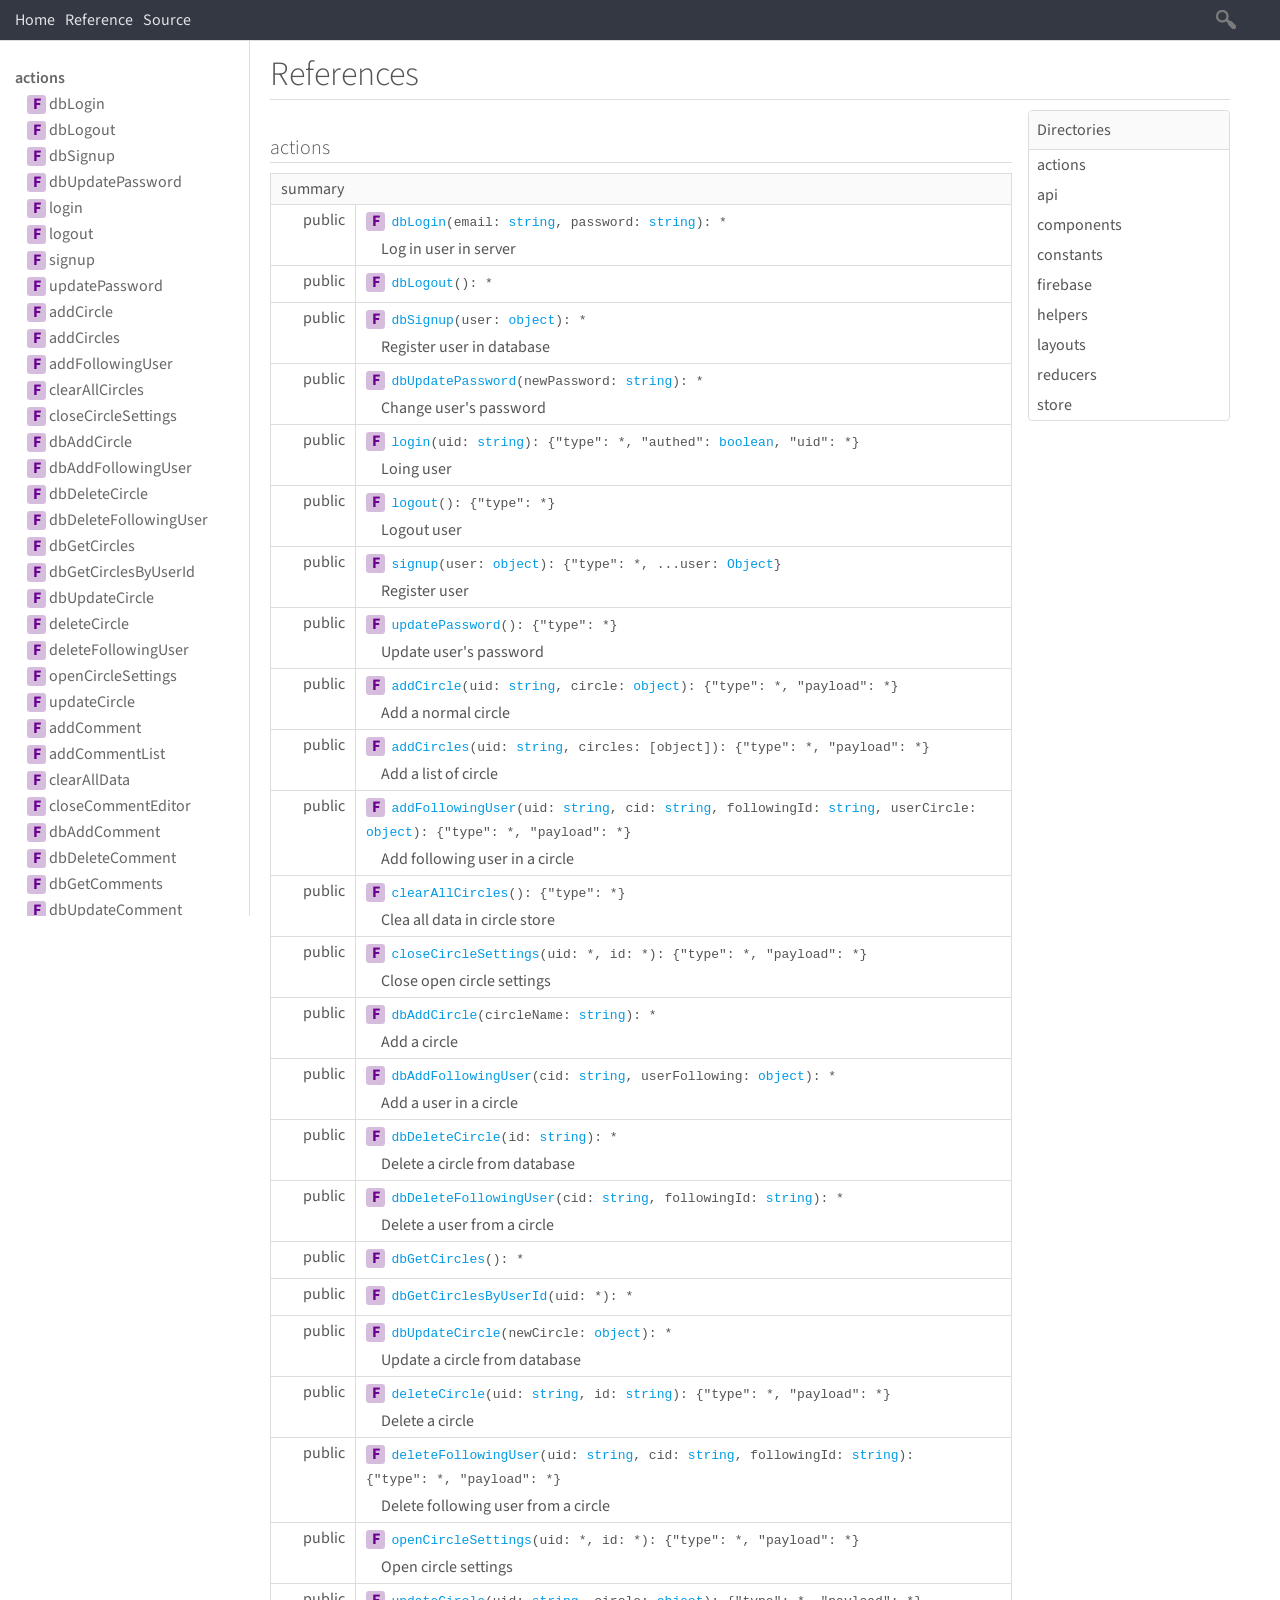
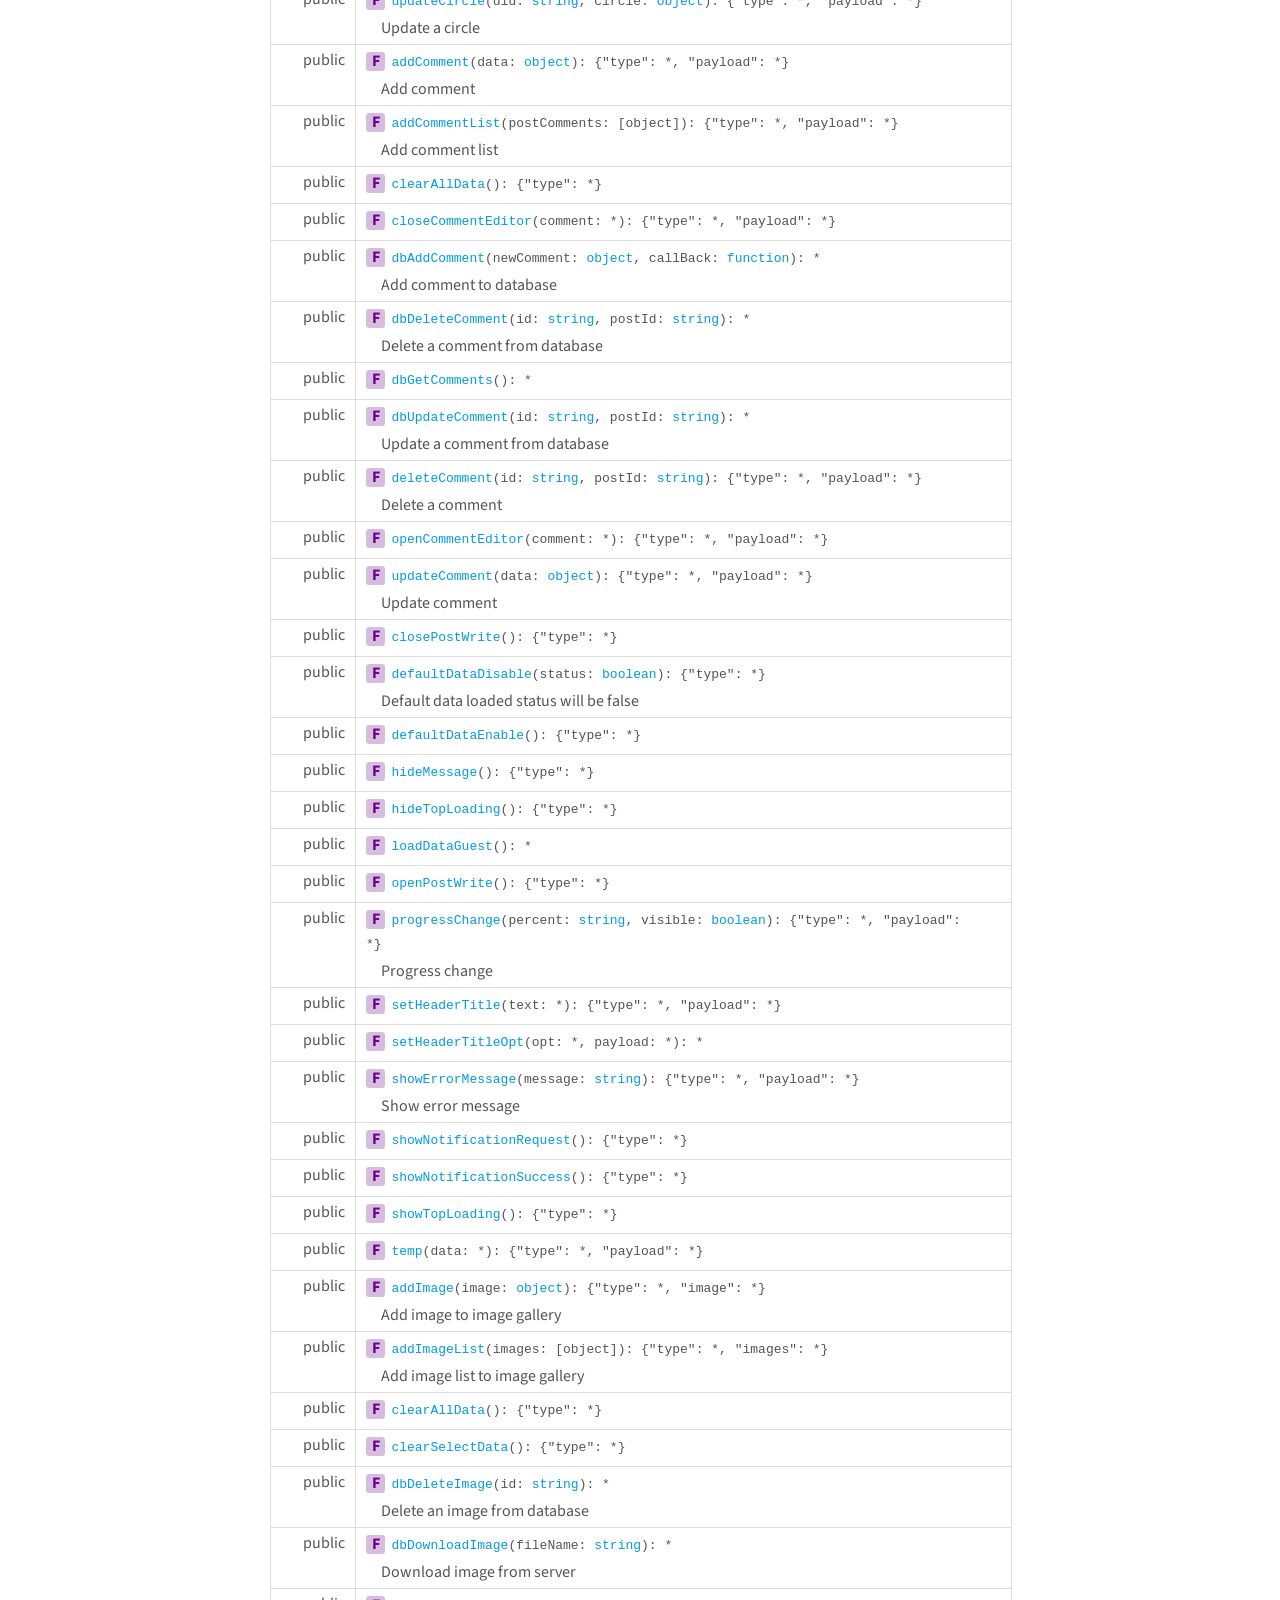
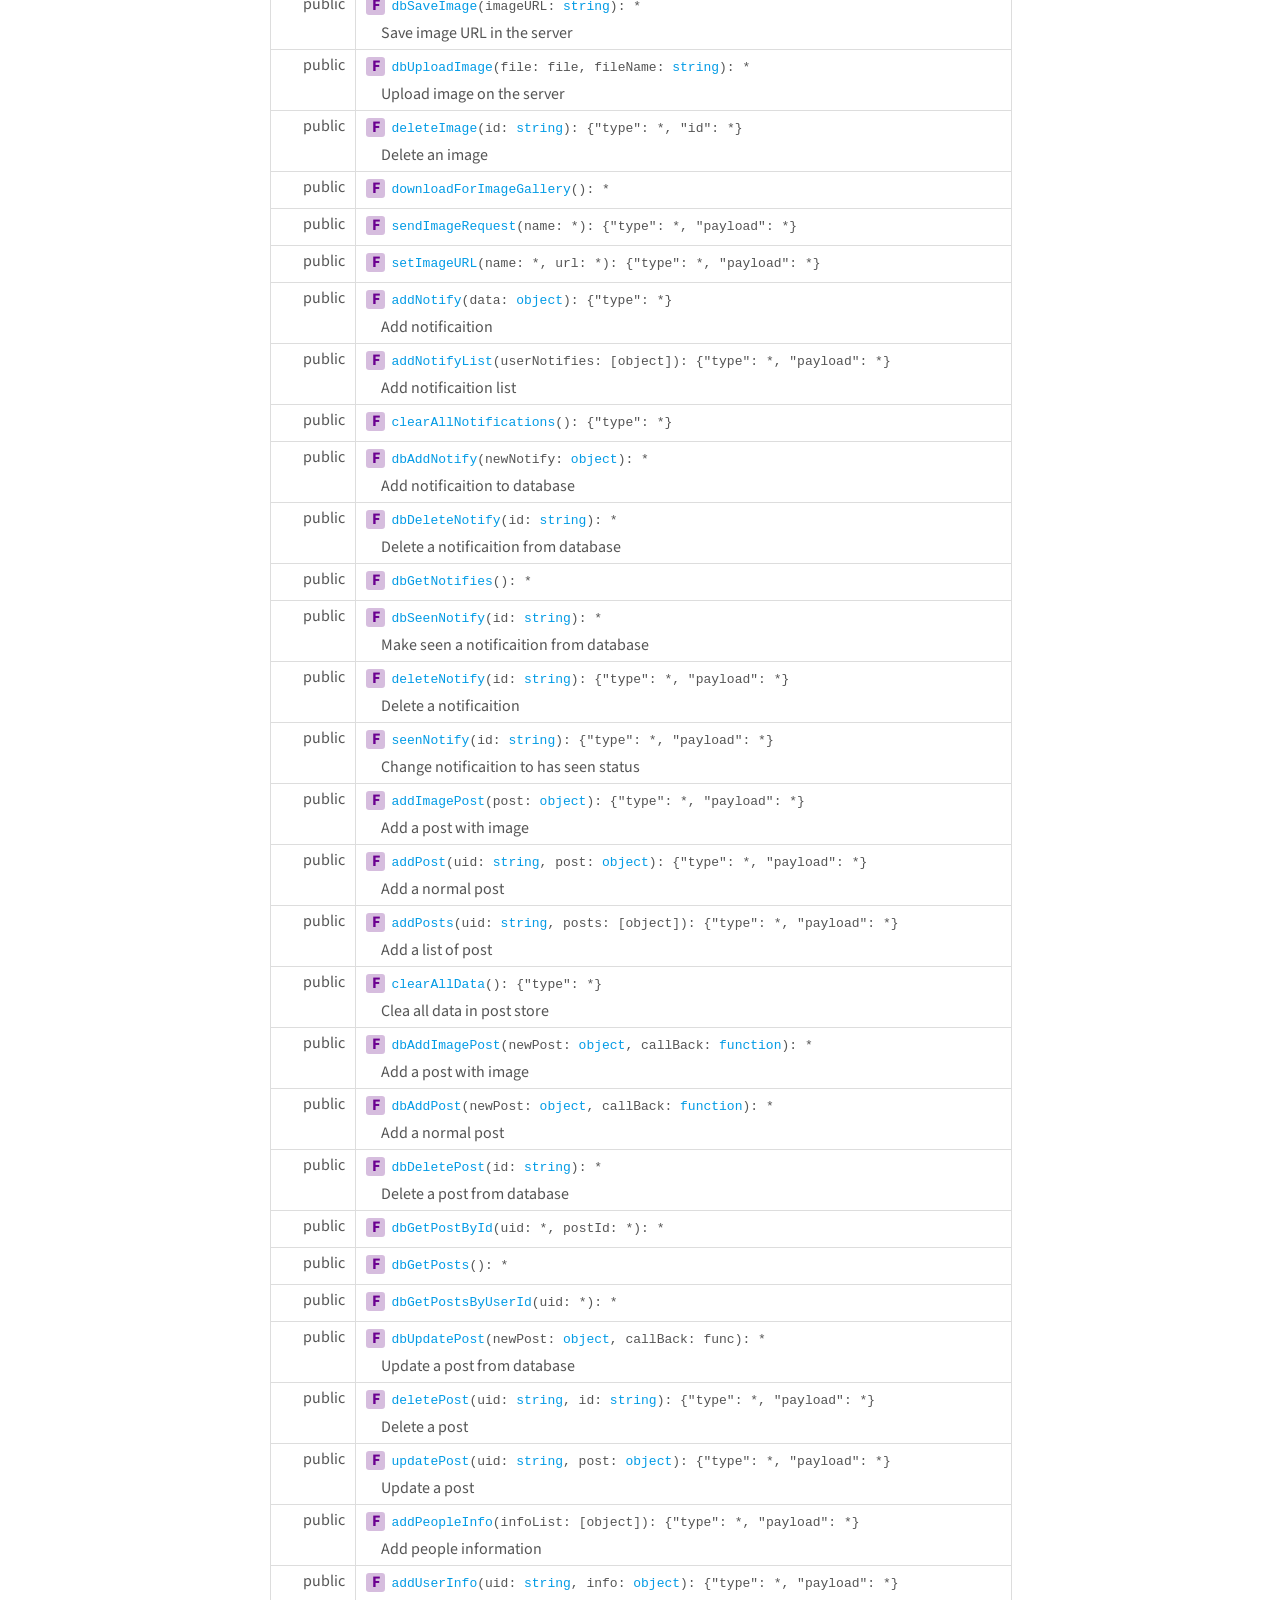
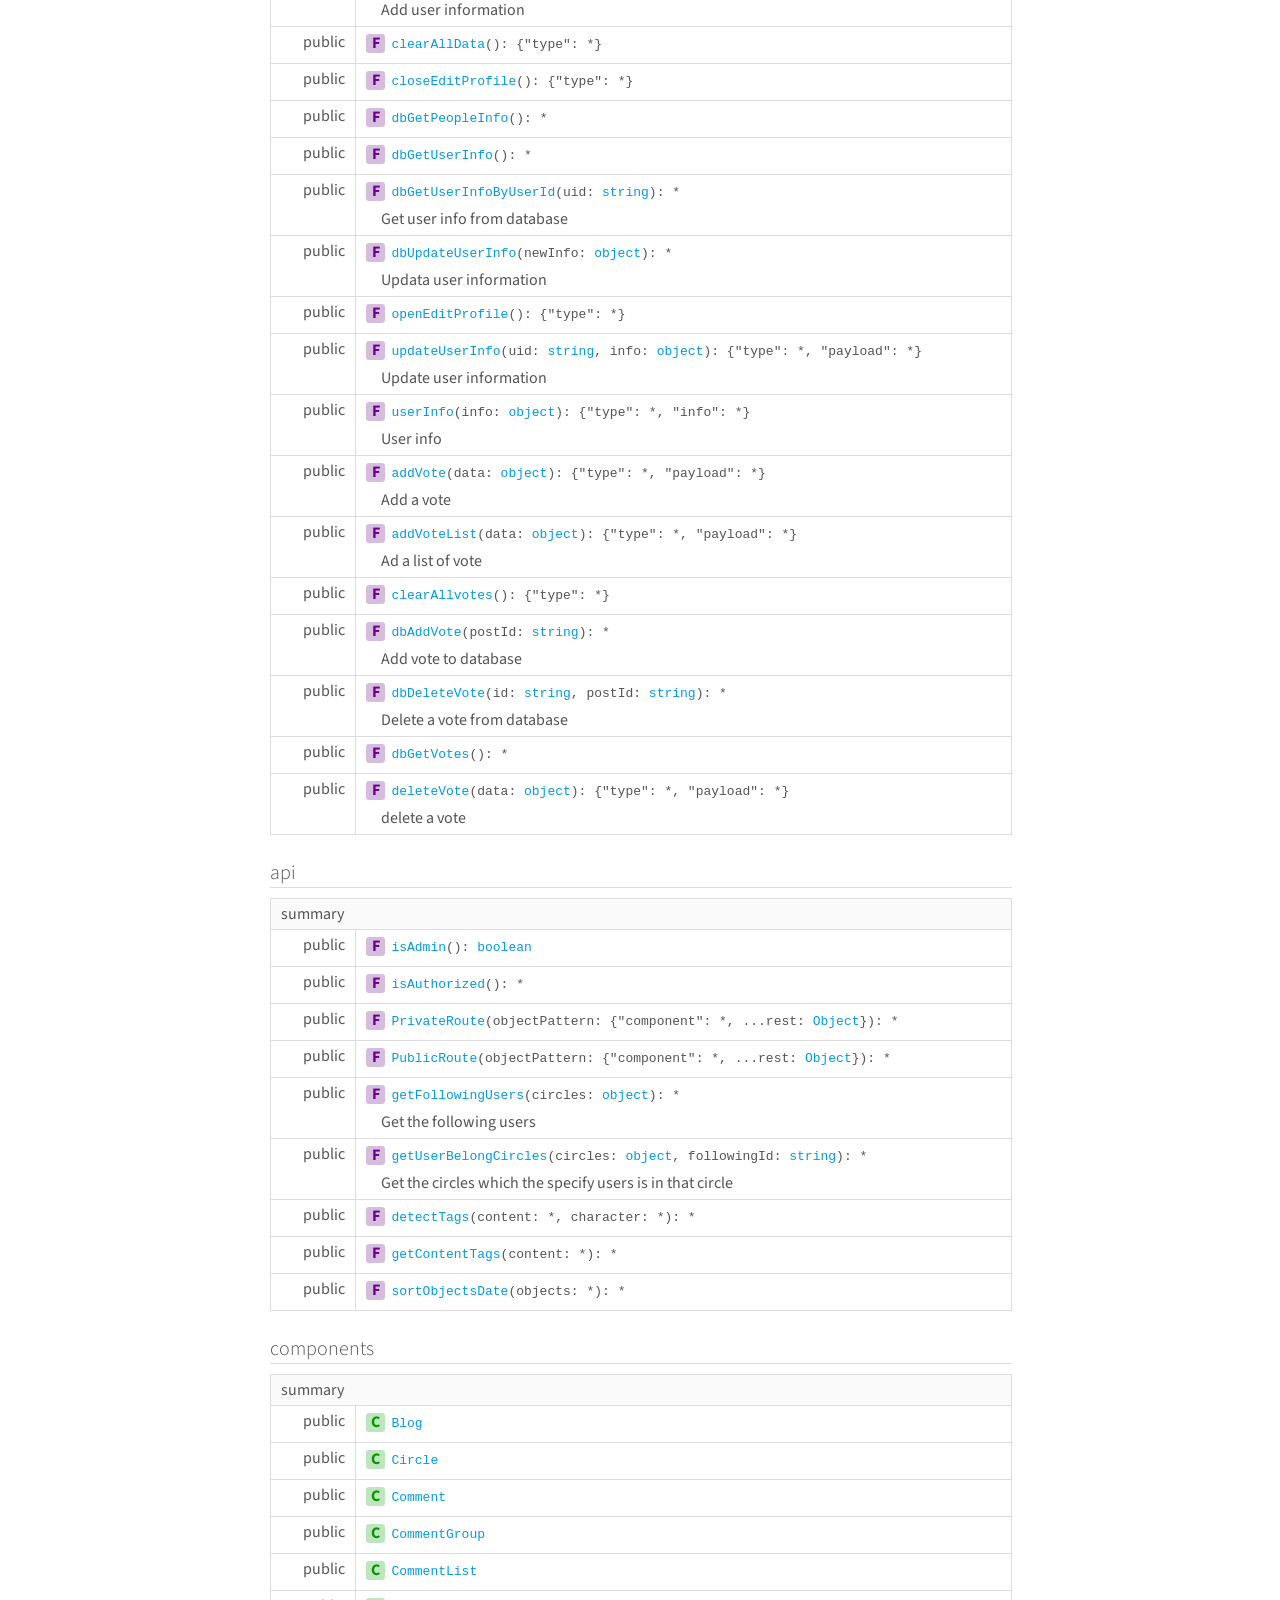
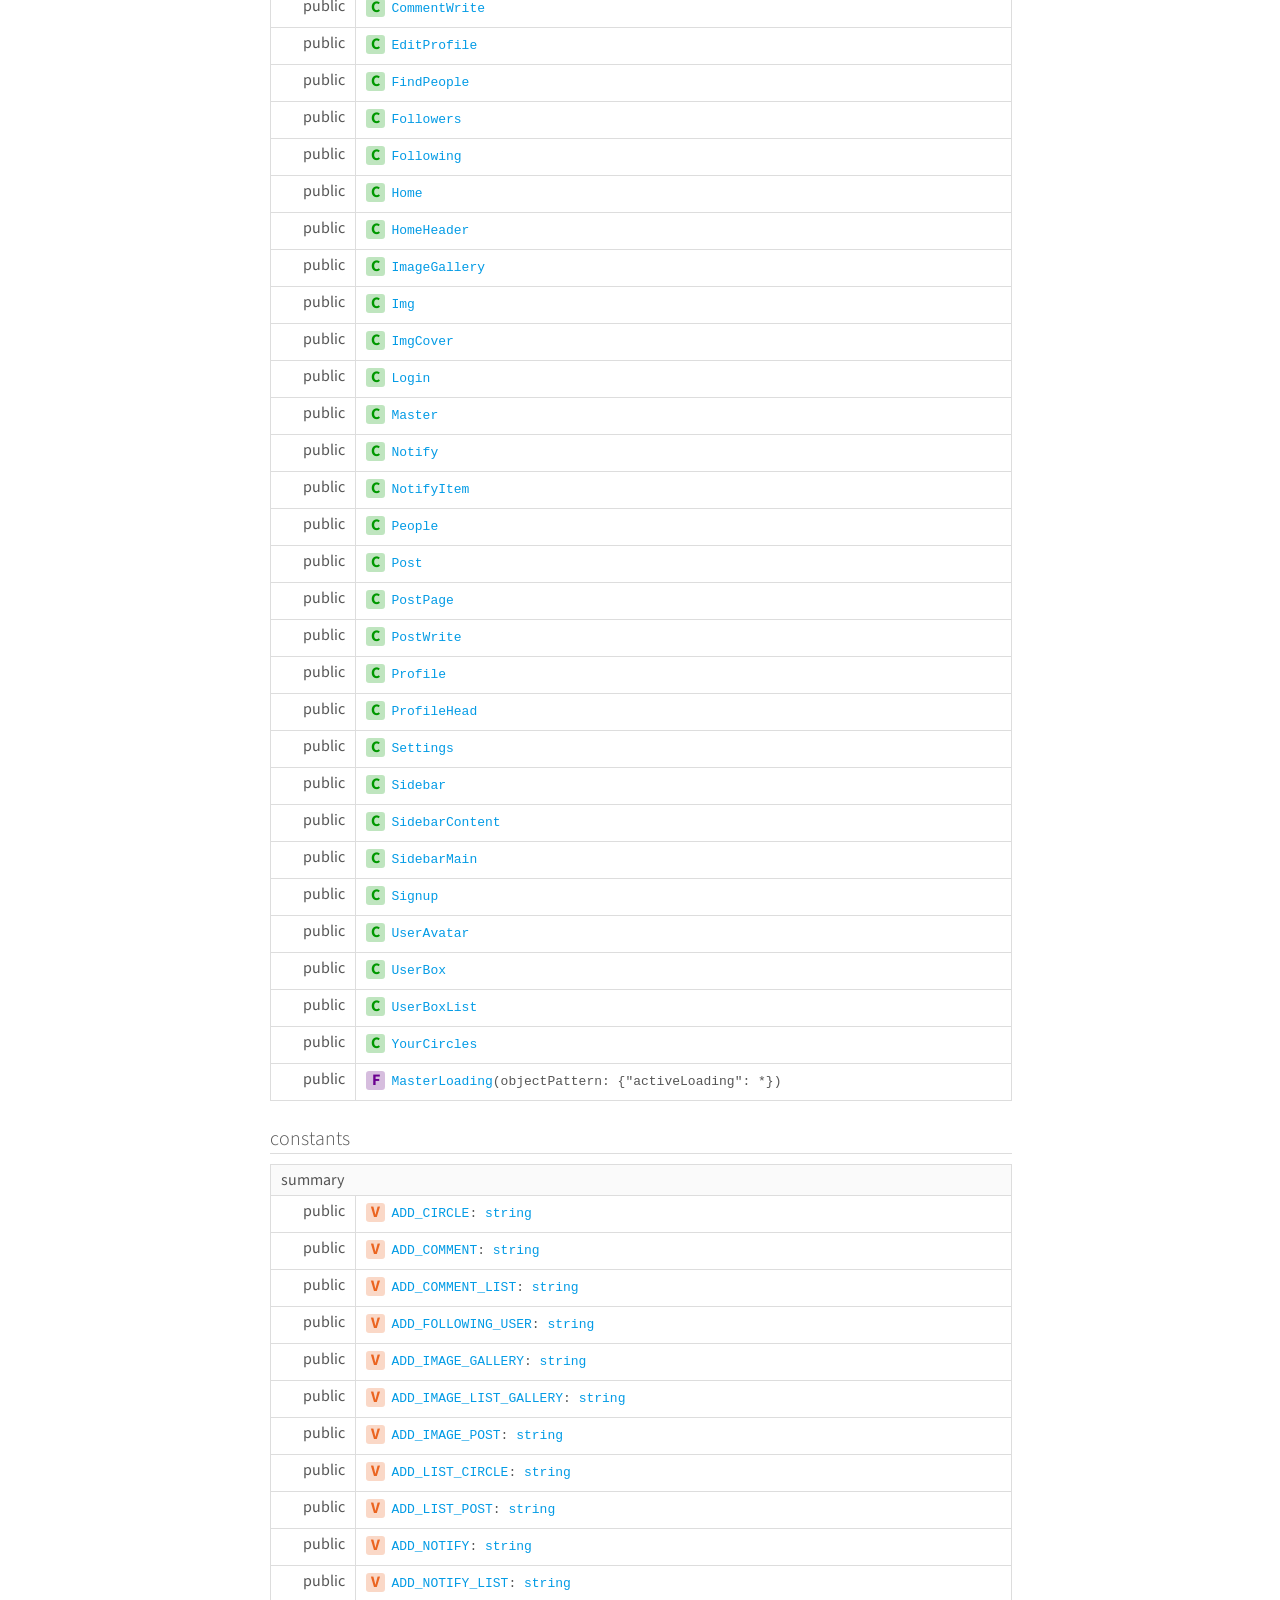
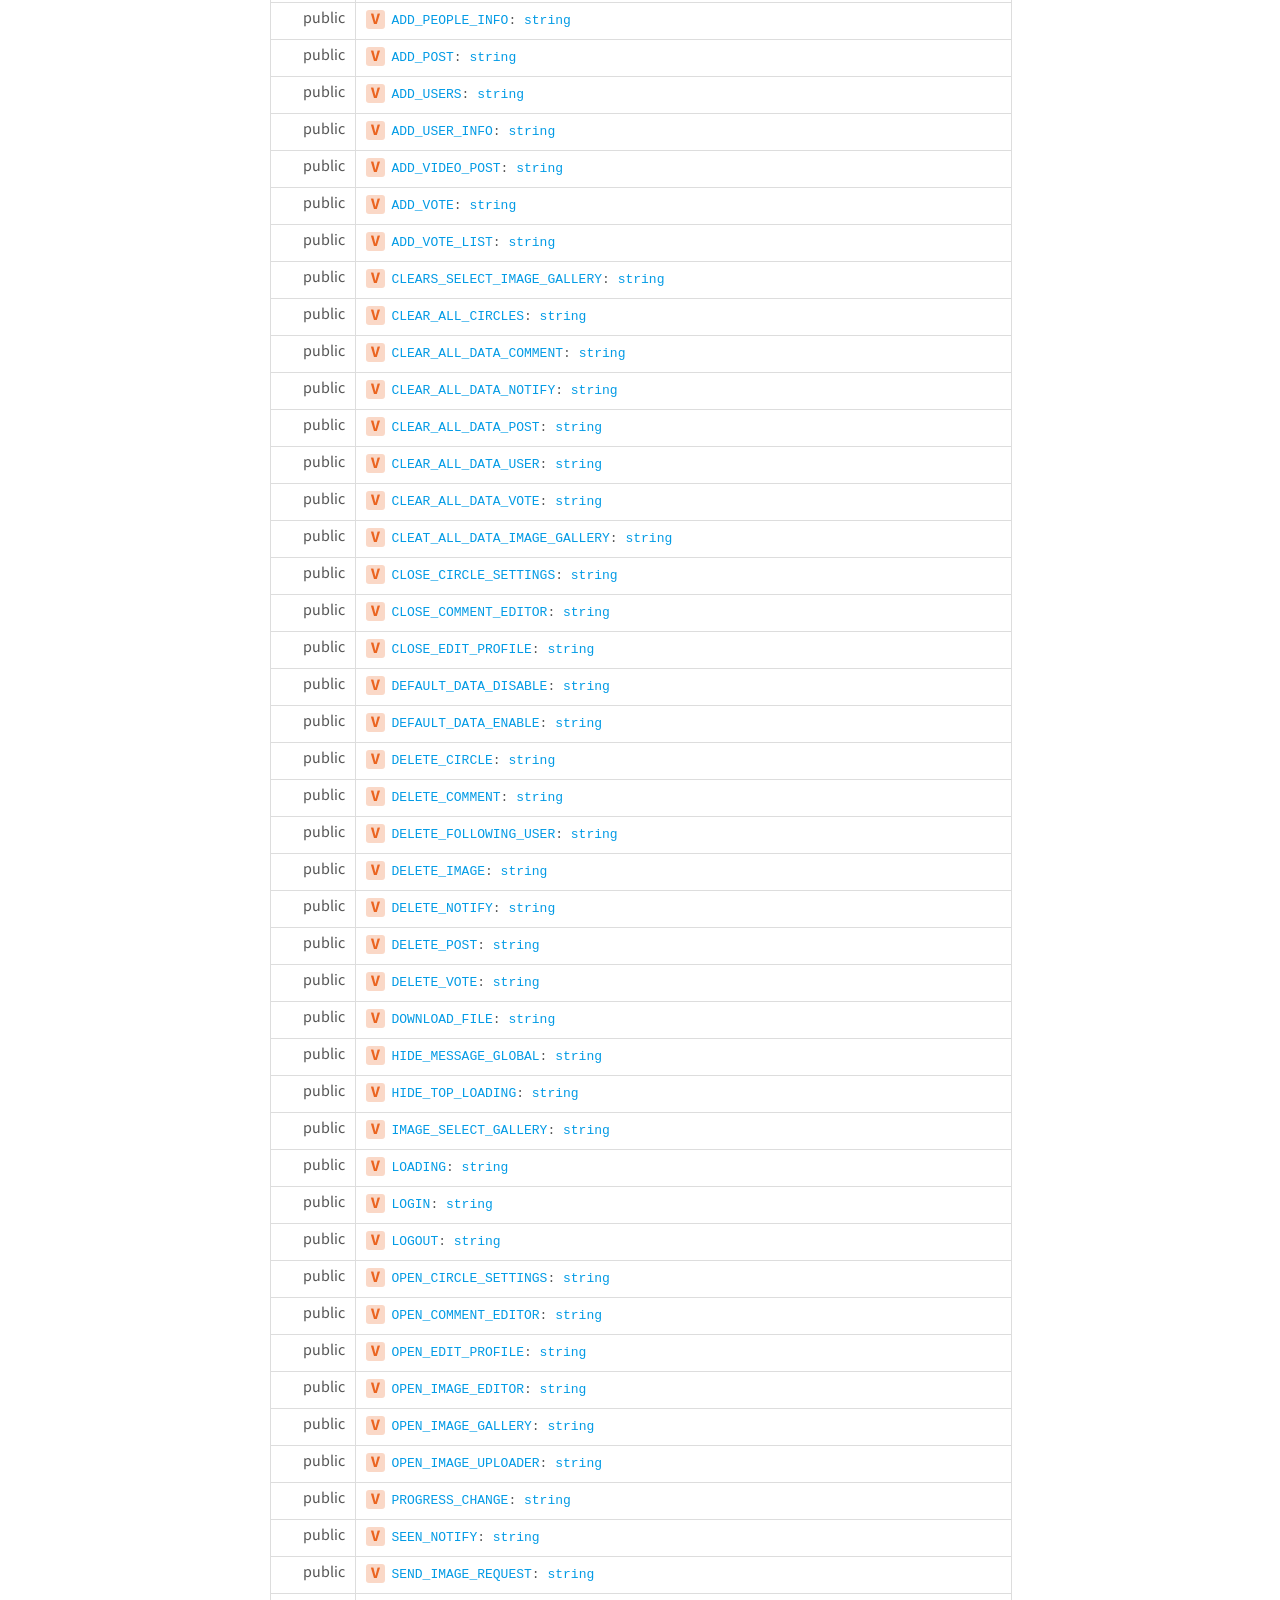
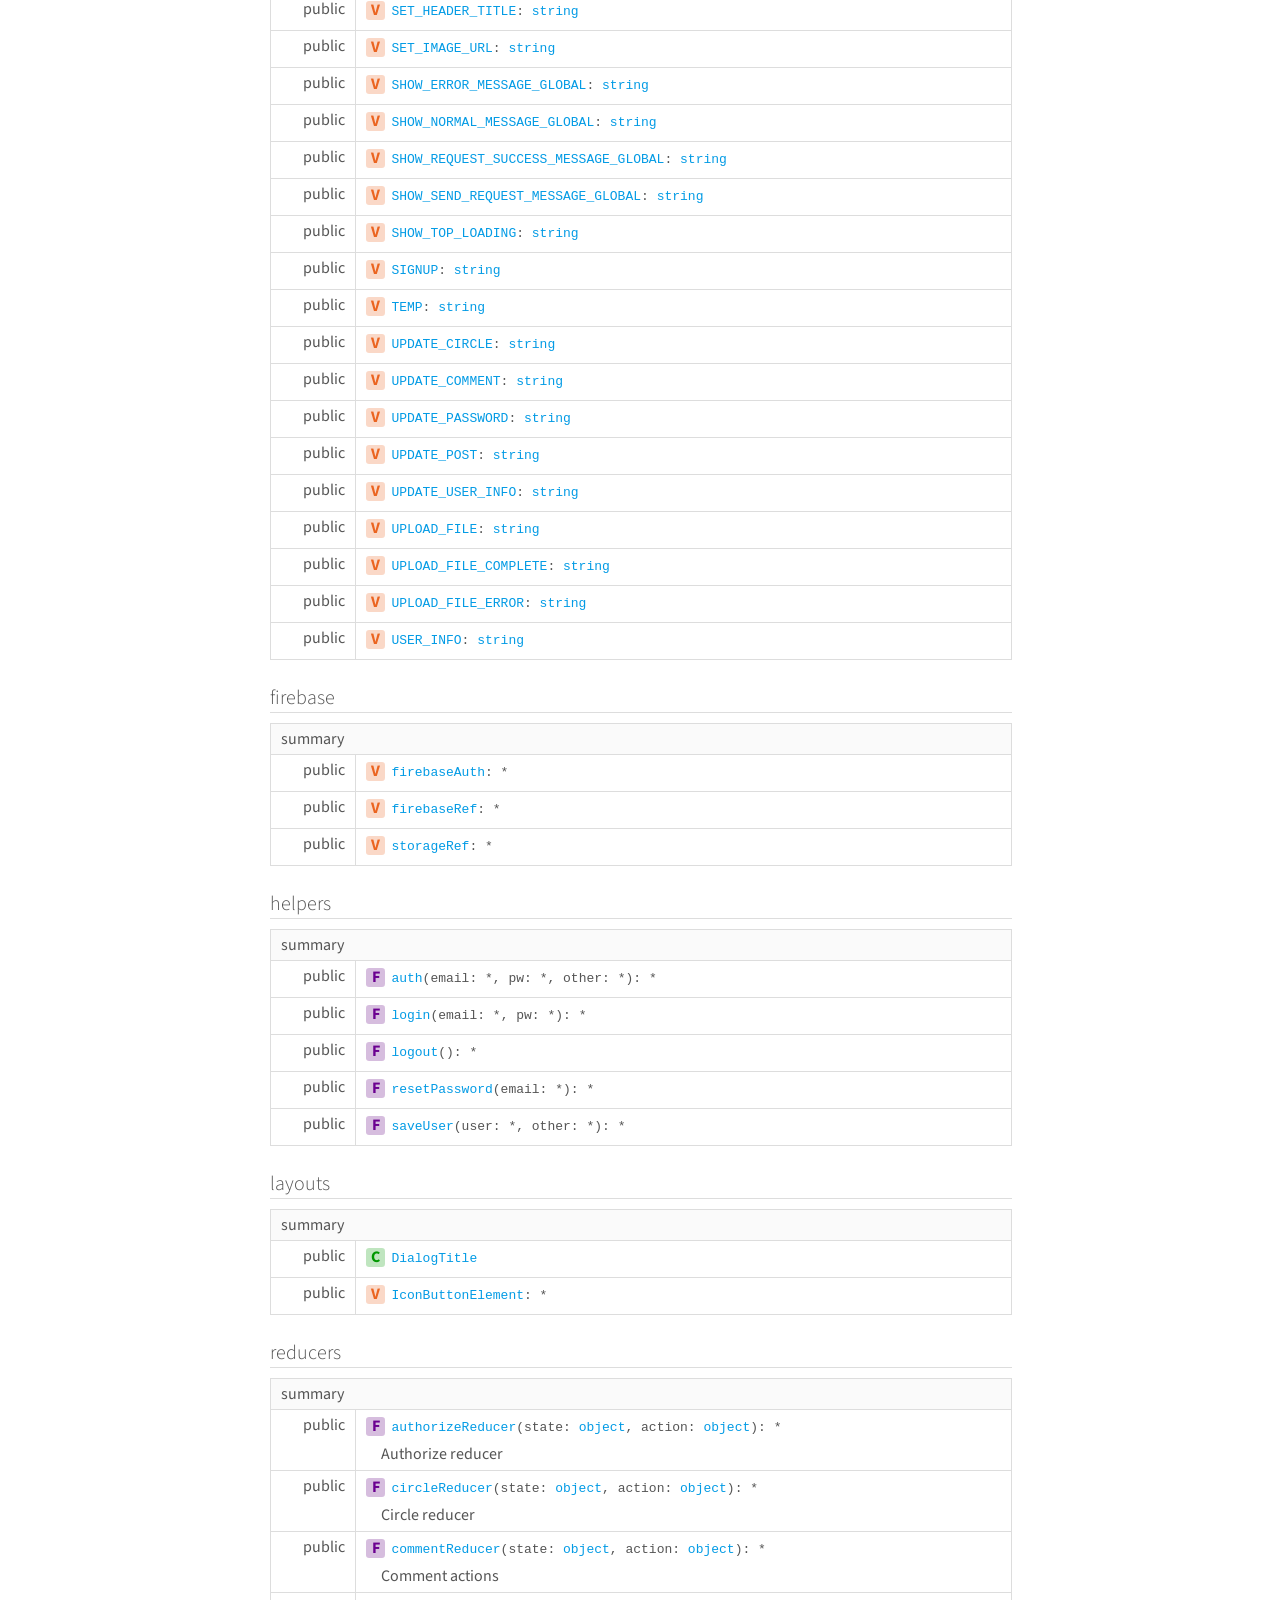
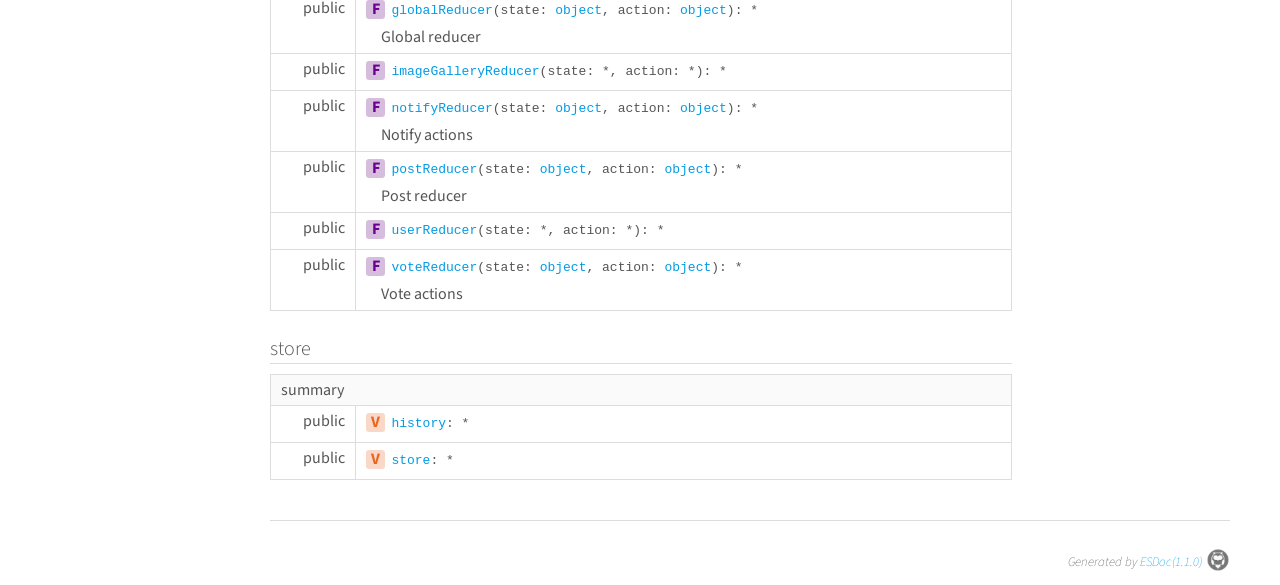
<file: kiendocs/identifiers.html>
<!DOCTYPE html>
<html>
<head>
  <meta charset="utf-8">
  <base data-ice="baseUrl">
  <title data-ice="title">Reference | peter-test</title>
  <link type="text/css" rel="stylesheet" href="css/style.css">
  <link type="text/css" rel="stylesheet" href="css/prettify-tomorrow.css">
  <script src="script/prettify/prettify.js"></script>
  <script src="script/manual.js"></script>
</head>
<body class="layout-container" data-ice="rootContainer">

<header>
  <a href="./">Home</a>
  
  <a href="identifiers.html">Reference</a>
  <a href="source.html">Source</a>
  
  <div class="search-box">
  <span>
    <img src="./image/search.png">
    <span class="search-input-edge"></span><input class="search-input"><span class="search-input-edge"></span>
  </span>
    <ul class="search-result"></ul>
  </div>
</header>

<nav class="navigation" data-ice="nav"><div>
  <ul>
    
  <li data-ice="doc"><a data-ice="dirPath" class="nav-dir-path" href="identifiers.html#actions">actions</a><span data-ice="kind" class="kind-function">F</span><span data-ice="name"><span><a href="function/index.html#static-function-dbLogin">dbLogin</a></span></span></li>
<li data-ice="doc"><span data-ice="kind" class="kind-function">F</span><span data-ice="name"><span><a href="function/index.html#static-function-dbLogout">dbLogout</a></span></span></li>
<li data-ice="doc"><span data-ice="kind" class="kind-function">F</span><span data-ice="name"><span><a href="function/index.html#static-function-dbSignup">dbSignup</a></span></span></li>
<li data-ice="doc"><span data-ice="kind" class="kind-function">F</span><span data-ice="name"><span><a href="function/index.html#static-function-dbUpdatePassword">dbUpdatePassword</a></span></span></li>
<li data-ice="doc"><span data-ice="kind" class="kind-function">F</span><span data-ice="name"><span><a href="function/index.html#static-function-login">login</a></span></span></li>
<li data-ice="doc"><span data-ice="kind" class="kind-function">F</span><span data-ice="name"><span><a href="function/index.html#static-function-logout">logout</a></span></span></li>
<li data-ice="doc"><span data-ice="kind" class="kind-function">F</span><span data-ice="name"><span><a href="function/index.html#static-function-signup">signup</a></span></span></li>
<li data-ice="doc"><span data-ice="kind" class="kind-function">F</span><span data-ice="name"><span><a href="function/index.html#static-function-updatePassword">updatePassword</a></span></span></li>
<li data-ice="doc"><span data-ice="kind" class="kind-function">F</span><span data-ice="name"><span><a href="function/index.html#static-function-addCircle">addCircle</a></span></span></li>
<li data-ice="doc"><span data-ice="kind" class="kind-function">F</span><span data-ice="name"><span><a href="function/index.html#static-function-addCircles">addCircles</a></span></span></li>
<li data-ice="doc"><span data-ice="kind" class="kind-function">F</span><span data-ice="name"><span><a href="function/index.html#static-function-addFollowingUser">addFollowingUser</a></span></span></li>
<li data-ice="doc"><span data-ice="kind" class="kind-function">F</span><span data-ice="name"><span><a href="function/index.html#static-function-clearAllCircles">clearAllCircles</a></span></span></li>
<li data-ice="doc"><span data-ice="kind" class="kind-function">F</span><span data-ice="name"><span><a href="function/index.html#static-function-closeCircleSettings">closeCircleSettings</a></span></span></li>
<li data-ice="doc"><span data-ice="kind" class="kind-function">F</span><span data-ice="name"><span><a href="function/index.html#static-function-dbAddCircle">dbAddCircle</a></span></span></li>
<li data-ice="doc"><span data-ice="kind" class="kind-function">F</span><span data-ice="name"><span><a href="function/index.html#static-function-dbAddFollowingUser">dbAddFollowingUser</a></span></span></li>
<li data-ice="doc"><span data-ice="kind" class="kind-function">F</span><span data-ice="name"><span><a href="function/index.html#static-function-dbDeleteCircle">dbDeleteCircle</a></span></span></li>
<li data-ice="doc"><span data-ice="kind" class="kind-function">F</span><span data-ice="name"><span><a href="function/index.html#static-function-dbDeleteFollowingUser">dbDeleteFollowingUser</a></span></span></li>
<li data-ice="doc"><span data-ice="kind" class="kind-function">F</span><span data-ice="name"><span><a href="function/index.html#static-function-dbGetCircles">dbGetCircles</a></span></span></li>
<li data-ice="doc"><span data-ice="kind" class="kind-function">F</span><span data-ice="name"><span><a href="function/index.html#static-function-dbGetCirclesByUserId">dbGetCirclesByUserId</a></span></span></li>
<li data-ice="doc"><span data-ice="kind" class="kind-function">F</span><span data-ice="name"><span><a href="function/index.html#static-function-dbUpdateCircle">dbUpdateCircle</a></span></span></li>
<li data-ice="doc"><span data-ice="kind" class="kind-function">F</span><span data-ice="name"><span><a href="function/index.html#static-function-deleteCircle">deleteCircle</a></span></span></li>
<li data-ice="doc"><span data-ice="kind" class="kind-function">F</span><span data-ice="name"><span><a href="function/index.html#static-function-deleteFollowingUser">deleteFollowingUser</a></span></span></li>
<li data-ice="doc"><span data-ice="kind" class="kind-function">F</span><span data-ice="name"><span><a href="function/index.html#static-function-openCircleSettings">openCircleSettings</a></span></span></li>
<li data-ice="doc"><span data-ice="kind" class="kind-function">F</span><span data-ice="name"><span><a href="function/index.html#static-function-updateCircle">updateCircle</a></span></span></li>
<li data-ice="doc"><span data-ice="kind" class="kind-function">F</span><span data-ice="name"><span><a href="function/index.html#static-function-addComment">addComment</a></span></span></li>
<li data-ice="doc"><span data-ice="kind" class="kind-function">F</span><span data-ice="name"><span><a href="function/index.html#static-function-addCommentList">addCommentList</a></span></span></li>
<li data-ice="doc"><span data-ice="kind" class="kind-function">F</span><span data-ice="name"><span><a href="function/index.html#static-function-clearAllData">clearAllData</a></span></span></li>
<li data-ice="doc"><span data-ice="kind" class="kind-function">F</span><span data-ice="name"><span><a href="function/index.html#static-function-closeCommentEditor">closeCommentEditor</a></span></span></li>
<li data-ice="doc"><span data-ice="kind" class="kind-function">F</span><span data-ice="name"><span><a href="function/index.html#static-function-dbAddComment">dbAddComment</a></span></span></li>
<li data-ice="doc"><span data-ice="kind" class="kind-function">F</span><span data-ice="name"><span><a href="function/index.html#static-function-dbDeleteComment">dbDeleteComment</a></span></span></li>
<li data-ice="doc"><span data-ice="kind" class="kind-function">F</span><span data-ice="name"><span><a href="function/index.html#static-function-dbGetComments">dbGetComments</a></span></span></li>
<li data-ice="doc"><span data-ice="kind" class="kind-function">F</span><span data-ice="name"><span><a href="function/index.html#static-function-dbUpdateComment">dbUpdateComment</a></span></span></li>
<li data-ice="doc"><span data-ice="kind" class="kind-function">F</span><span data-ice="name"><span><a href="function/index.html#static-function-deleteComment">deleteComment</a></span></span></li>
<li data-ice="doc"><span data-ice="kind" class="kind-function">F</span><span data-ice="name"><span><a href="function/index.html#static-function-openCommentEditor">openCommentEditor</a></span></span></li>
<li data-ice="doc"><span data-ice="kind" class="kind-function">F</span><span data-ice="name"><span><a href="function/index.html#static-function-updateComment">updateComment</a></span></span></li>
<li data-ice="doc"><span data-ice="kind" class="kind-function">F</span><span data-ice="name"><span><a href="function/index.html#static-function-closePostWrite">closePostWrite</a></span></span></li>
<li data-ice="doc"><span data-ice="kind" class="kind-function">F</span><span data-ice="name"><span><a href="function/index.html#static-function-defaultDataDisable">defaultDataDisable</a></span></span></li>
<li data-ice="doc"><span data-ice="kind" class="kind-function">F</span><span data-ice="name"><span><a href="function/index.html#static-function-defaultDataEnable">defaultDataEnable</a></span></span></li>
<li data-ice="doc"><span data-ice="kind" class="kind-function">F</span><span data-ice="name"><span><a href="function/index.html#static-function-hideMessage">hideMessage</a></span></span></li>
<li data-ice="doc"><span data-ice="kind" class="kind-function">F</span><span data-ice="name"><span><a href="function/index.html#static-function-hideTopLoading">hideTopLoading</a></span></span></li>
<li data-ice="doc"><span data-ice="kind" class="kind-function">F</span><span data-ice="name"><span><a href="function/index.html#static-function-loadDataGuest">loadDataGuest</a></span></span></li>
<li data-ice="doc"><span data-ice="kind" class="kind-function">F</span><span data-ice="name"><span><a href="function/index.html#static-function-openPostWrite">openPostWrite</a></span></span></li>
<li data-ice="doc"><span data-ice="kind" class="kind-function">F</span><span data-ice="name"><span><a href="function/index.html#static-function-progressChange">progressChange</a></span></span></li>
<li data-ice="doc"><span data-ice="kind" class="kind-function">F</span><span data-ice="name"><span><a href="function/index.html#static-function-setHeaderTitle">setHeaderTitle</a></span></span></li>
<li data-ice="doc"><span data-ice="kind" class="kind-function">F</span><span data-ice="name"><span><a href="function/index.html#static-function-setHeaderTitleOpt">setHeaderTitleOpt</a></span></span></li>
<li data-ice="doc"><span data-ice="kind" class="kind-function">F</span><span data-ice="name"><span><a href="function/index.html#static-function-showErrorMessage">showErrorMessage</a></span></span></li>
<li data-ice="doc"><span data-ice="kind" class="kind-function">F</span><span data-ice="name"><span><a href="function/index.html#static-function-showNotificationRequest">showNotificationRequest</a></span></span></li>
<li data-ice="doc"><span data-ice="kind" class="kind-function">F</span><span data-ice="name"><span><a href="function/index.html#static-function-showNotificationSuccess">showNotificationSuccess</a></span></span></li>
<li data-ice="doc"><span data-ice="kind" class="kind-function">F</span><span data-ice="name"><span><a href="function/index.html#static-function-showTopLoading">showTopLoading</a></span></span></li>
<li data-ice="doc"><span data-ice="kind" class="kind-function">F</span><span data-ice="name"><span><a href="function/index.html#static-function-temp">temp</a></span></span></li>
<li data-ice="doc"><span data-ice="kind" class="kind-function">F</span><span data-ice="name"><span><a href="function/index.html#static-function-addImage">addImage</a></span></span></li>
<li data-ice="doc"><span data-ice="kind" class="kind-function">F</span><span data-ice="name"><span><a href="function/index.html#static-function-addImageList">addImageList</a></span></span></li>
<li data-ice="doc"><span data-ice="kind" class="kind-function">F</span><span data-ice="name"><span><a href="function/index.html#static-function-clearAllData">clearAllData</a></span></span></li>
<li data-ice="doc"><span data-ice="kind" class="kind-function">F</span><span data-ice="name"><span><a href="function/index.html#static-function-clearSelectData">clearSelectData</a></span></span></li>
<li data-ice="doc"><span data-ice="kind" class="kind-function">F</span><span data-ice="name"><span><a href="function/index.html#static-function-dbDeleteImage">dbDeleteImage</a></span></span></li>
<li data-ice="doc"><span data-ice="kind" class="kind-function">F</span><span data-ice="name"><span><a href="function/index.html#static-function-dbDownloadImage">dbDownloadImage</a></span></span></li>
<li data-ice="doc"><span data-ice="kind" class="kind-function">F</span><span data-ice="name"><span><a href="function/index.html#static-function-dbSaveImage">dbSaveImage</a></span></span></li>
<li data-ice="doc"><span data-ice="kind" class="kind-function">F</span><span data-ice="name"><span><a href="function/index.html#static-function-dbUploadImage">dbUploadImage</a></span></span></li>
<li data-ice="doc"><span data-ice="kind" class="kind-function">F</span><span data-ice="name"><span><a href="function/index.html#static-function-deleteImage">deleteImage</a></span></span></li>
<li data-ice="doc"><span data-ice="kind" class="kind-function">F</span><span data-ice="name"><span><a href="function/index.html#static-function-downloadForImageGallery">downloadForImageGallery</a></span></span></li>
<li data-ice="doc"><span data-ice="kind" class="kind-function">F</span><span data-ice="name"><span><a href="function/index.html#static-function-sendImageRequest">sendImageRequest</a></span></span></li>
<li data-ice="doc"><span data-ice="kind" class="kind-function">F</span><span data-ice="name"><span><a href="function/index.html#static-function-setImageURL">setImageURL</a></span></span></li>
<li data-ice="doc"><span data-ice="kind" class="kind-function">F</span><span data-ice="name"><span><a href="function/index.html#static-function-addNotify">addNotify</a></span></span></li>
<li data-ice="doc"><span data-ice="kind" class="kind-function">F</span><span data-ice="name"><span><a href="function/index.html#static-function-addNotifyList">addNotifyList</a></span></span></li>
<li data-ice="doc"><span data-ice="kind" class="kind-function">F</span><span data-ice="name"><span><a href="function/index.html#static-function-clearAllNotifications">clearAllNotifications</a></span></span></li>
<li data-ice="doc"><span data-ice="kind" class="kind-function">F</span><span data-ice="name"><span><a href="function/index.html#static-function-dbAddNotify">dbAddNotify</a></span></span></li>
<li data-ice="doc"><span data-ice="kind" class="kind-function">F</span><span data-ice="name"><span><a href="function/index.html#static-function-dbDeleteNotify">dbDeleteNotify</a></span></span></li>
<li data-ice="doc"><span data-ice="kind" class="kind-function">F</span><span data-ice="name"><span><a href="function/index.html#static-function-dbGetNotifies">dbGetNotifies</a></span></span></li>
<li data-ice="doc"><span data-ice="kind" class="kind-function">F</span><span data-ice="name"><span><a href="function/index.html#static-function-dbSeenNotify">dbSeenNotify</a></span></span></li>
<li data-ice="doc"><span data-ice="kind" class="kind-function">F</span><span data-ice="name"><span><a href="function/index.html#static-function-deleteNotify">deleteNotify</a></span></span></li>
<li data-ice="doc"><span data-ice="kind" class="kind-function">F</span><span data-ice="name"><span><a href="function/index.html#static-function-seenNotify">seenNotify</a></span></span></li>
<li data-ice="doc"><span data-ice="kind" class="kind-function">F</span><span data-ice="name"><span><a href="function/index.html#static-function-addImagePost">addImagePost</a></span></span></li>
<li data-ice="doc"><span data-ice="kind" class="kind-function">F</span><span data-ice="name"><span><a href="function/index.html#static-function-addPost">addPost</a></span></span></li>
<li data-ice="doc"><span data-ice="kind" class="kind-function">F</span><span data-ice="name"><span><a href="function/index.html#static-function-addPosts">addPosts</a></span></span></li>
<li data-ice="doc"><span data-ice="kind" class="kind-function">F</span><span data-ice="name"><span><a href="function/index.html#static-function-clearAllData">clearAllData</a></span></span></li>
<li data-ice="doc"><span data-ice="kind" class="kind-function">F</span><span data-ice="name"><span><a href="function/index.html#static-function-dbAddImagePost">dbAddImagePost</a></span></span></li>
<li data-ice="doc"><span data-ice="kind" class="kind-function">F</span><span data-ice="name"><span><a href="function/index.html#static-function-dbAddPost">dbAddPost</a></span></span></li>
<li data-ice="doc"><span data-ice="kind" class="kind-function">F</span><span data-ice="name"><span><a href="function/index.html#static-function-dbDeletePost">dbDeletePost</a></span></span></li>
<li data-ice="doc"><span data-ice="kind" class="kind-function">F</span><span data-ice="name"><span><a href="function/index.html#static-function-dbGetPostById">dbGetPostById</a></span></span></li>
<li data-ice="doc"><span data-ice="kind" class="kind-function">F</span><span data-ice="name"><span><a href="function/index.html#static-function-dbGetPosts">dbGetPosts</a></span></span></li>
<li data-ice="doc"><span data-ice="kind" class="kind-function">F</span><span data-ice="name"><span><a href="function/index.html#static-function-dbGetPostsByUserId">dbGetPostsByUserId</a></span></span></li>
<li data-ice="doc"><span data-ice="kind" class="kind-function">F</span><span data-ice="name"><span><a href="function/index.html#static-function-dbUpdatePost">dbUpdatePost</a></span></span></li>
<li data-ice="doc"><span data-ice="kind" class="kind-function">F</span><span data-ice="name"><span><a href="function/index.html#static-function-deletePost">deletePost</a></span></span></li>
<li data-ice="doc"><span data-ice="kind" class="kind-function">F</span><span data-ice="name"><span><a href="function/index.html#static-function-updatePost">updatePost</a></span></span></li>
<li data-ice="doc"><span data-ice="kind" class="kind-function">F</span><span data-ice="name"><span><a href="function/index.html#static-function-addPeopleInfo">addPeopleInfo</a></span></span></li>
<li data-ice="doc"><span data-ice="kind" class="kind-function">F</span><span data-ice="name"><span><a href="function/index.html#static-function-addUserInfo">addUserInfo</a></span></span></li>
<li data-ice="doc"><span data-ice="kind" class="kind-function">F</span><span data-ice="name"><span><a href="function/index.html#static-function-clearAllData">clearAllData</a></span></span></li>
<li data-ice="doc"><span data-ice="kind" class="kind-function">F</span><span data-ice="name"><span><a href="function/index.html#static-function-closeEditProfile">closeEditProfile</a></span></span></li>
<li data-ice="doc"><span data-ice="kind" class="kind-function">F</span><span data-ice="name"><span><a href="function/index.html#static-function-dbGetPeopleInfo">dbGetPeopleInfo</a></span></span></li>
<li data-ice="doc"><span data-ice="kind" class="kind-function">F</span><span data-ice="name"><span><a href="function/index.html#static-function-dbGetUserInfo">dbGetUserInfo</a></span></span></li>
<li data-ice="doc"><span data-ice="kind" class="kind-function">F</span><span data-ice="name"><span><a href="function/index.html#static-function-dbGetUserInfoByUserId">dbGetUserInfoByUserId</a></span></span></li>
<li data-ice="doc"><span data-ice="kind" class="kind-function">F</span><span data-ice="name"><span><a href="function/index.html#static-function-dbUpdateUserInfo">dbUpdateUserInfo</a></span></span></li>
<li data-ice="doc"><span data-ice="kind" class="kind-function">F</span><span data-ice="name"><span><a href="function/index.html#static-function-openEditProfile">openEditProfile</a></span></span></li>
<li data-ice="doc"><span data-ice="kind" class="kind-function">F</span><span data-ice="name"><span><a href="function/index.html#static-function-updateUserInfo">updateUserInfo</a></span></span></li>
<li data-ice="doc"><span data-ice="kind" class="kind-function">F</span><span data-ice="name"><span><a href="function/index.html#static-function-userInfo">userInfo</a></span></span></li>
<li data-ice="doc"><span data-ice="kind" class="kind-function">F</span><span data-ice="name"><span><a href="function/index.html#static-function-addVote">addVote</a></span></span></li>
<li data-ice="doc"><span data-ice="kind" class="kind-function">F</span><span data-ice="name"><span><a href="function/index.html#static-function-addVoteList">addVoteList</a></span></span></li>
<li data-ice="doc"><span data-ice="kind" class="kind-function">F</span><span data-ice="name"><span><a href="function/index.html#static-function-clearAllvotes">clearAllvotes</a></span></span></li>
<li data-ice="doc"><span data-ice="kind" class="kind-function">F</span><span data-ice="name"><span><a href="function/index.html#static-function-dbAddVote">dbAddVote</a></span></span></li>
<li data-ice="doc"><span data-ice="kind" class="kind-function">F</span><span data-ice="name"><span><a href="function/index.html#static-function-dbDeleteVote">dbDeleteVote</a></span></span></li>
<li data-ice="doc"><span data-ice="kind" class="kind-function">F</span><span data-ice="name"><span><a href="function/index.html#static-function-dbGetVotes">dbGetVotes</a></span></span></li>
<li data-ice="doc"><span data-ice="kind" class="kind-function">F</span><span data-ice="name"><span><a href="function/index.html#static-function-deleteVote">deleteVote</a></span></span></li>
<li data-ice="doc"><a data-ice="dirPath" class="nav-dir-path" href="identifiers.html#api">api</a><span data-ice="kind" class="kind-function">F</span><span data-ice="name"><span><a href="function/index.html#static-function-isAdmin">isAdmin</a></span></span></li>
<li data-ice="doc"><span data-ice="kind" class="kind-function">F</span><span data-ice="name"><span><a href="function/index.html#static-function-isAuthorized">isAuthorized</a></span></span></li>
<li data-ice="doc"><span data-ice="kind" class="kind-function">F</span><span data-ice="name"><span><a href="function/index.html#static-function-PrivateRoute">PrivateRoute</a></span></span></li>
<li data-ice="doc"><span data-ice="kind" class="kind-function">F</span><span data-ice="name"><span><a href="function/index.html#static-function-PublicRoute">PublicRoute</a></span></span></li>
<li data-ice="doc"><span data-ice="kind" class="kind-function">F</span><span data-ice="name"><span><a href="function/index.html#static-function-getFollowingUsers">getFollowingUsers</a></span></span></li>
<li data-ice="doc"><span data-ice="kind" class="kind-function">F</span><span data-ice="name"><span><a href="function/index.html#static-function-getUserBelongCircles">getUserBelongCircles</a></span></span></li>
<li data-ice="doc"><span data-ice="kind" class="kind-function">F</span><span data-ice="name"><span><a href="function/index.html#static-function-detectTags">detectTags</a></span></span></li>
<li data-ice="doc"><span data-ice="kind" class="kind-function">F</span><span data-ice="name"><span><a href="function/index.html#static-function-getContentTags">getContentTags</a></span></span></li>
<li data-ice="doc"><span data-ice="kind" class="kind-function">F</span><span data-ice="name"><span><a href="function/index.html#static-function-sortObjectsDate">sortObjectsDate</a></span></span></li>
<li data-ice="doc"><a data-ice="dirPath" class="nav-dir-path" href="identifiers.html#components">components</a><span data-ice="kind" class="kind-class">C</span><span data-ice="name"><span><a href="class/app/components/Blog.jsx~Blog.html">Blog</a></span></span></li>
<li data-ice="doc"><span data-ice="kind" class="kind-class">C</span><span data-ice="name"><span><a href="class/app/components/Circle.jsx~Circle.html">Circle</a></span></span></li>
<li data-ice="doc"><span data-ice="kind" class="kind-class">C</span><span data-ice="name"><span><a href="class/app/components/Comment.jsx~Comment.html">Comment</a></span></span></li>
<li data-ice="doc"><span data-ice="kind" class="kind-class">C</span><span data-ice="name"><span><a href="class/app/components/CommentGroup.jsx~CommentGroup.html">CommentGroup</a></span></span></li>
<li data-ice="doc"><span data-ice="kind" class="kind-class">C</span><span data-ice="name"><span><a href="class/app/components/CommentList.jsx~CommentList.html">CommentList</a></span></span></li>
<li data-ice="doc"><span data-ice="kind" class="kind-class">C</span><span data-ice="name"><span><a href="class/app/components/CommentWrite.jsx~CommentWrite.html">CommentWrite</a></span></span></li>
<li data-ice="doc"><span data-ice="kind" class="kind-class">C</span><span data-ice="name"><span><a href="class/app/components/EditProfile.jsx~EditProfile.html">EditProfile</a></span></span></li>
<li data-ice="doc"><span data-ice="kind" class="kind-class">C</span><span data-ice="name"><span><a href="class/app/components/FindPeople.jsx~FindPeople.html">FindPeople</a></span></span></li>
<li data-ice="doc"><span data-ice="kind" class="kind-class">C</span><span data-ice="name"><span><a href="class/app/components/Followers.jsx~Followers.html">Followers</a></span></span></li>
<li data-ice="doc"><span data-ice="kind" class="kind-class">C</span><span data-ice="name"><span><a href="class/app/components/Following.jsx~Following.html">Following</a></span></span></li>
<li data-ice="doc"><span data-ice="kind" class="kind-class">C</span><span data-ice="name"><span><a href="class/app/components/Home.jsx~Home.html">Home</a></span></span></li>
<li data-ice="doc"><span data-ice="kind" class="kind-class">C</span><span data-ice="name"><span><a href="class/app/components/HomeHeader.jsx~HomeHeader.html">HomeHeader</a></span></span></li>
<li data-ice="doc"><span data-ice="kind" class="kind-class">C</span><span data-ice="name"><span><a href="class/app/components/ImageGallery.jsx~ImageGallery.html">ImageGallery</a></span></span></li>
<li data-ice="doc"><span data-ice="kind" class="kind-class">C</span><span data-ice="name"><span><a href="class/app/components/Img.jsx~Img.html">Img</a></span></span></li>
<li data-ice="doc"><span data-ice="kind" class="kind-class">C</span><span data-ice="name"><span><a href="class/app/components/ImgCover.jsx~ImgCover.html">ImgCover</a></span></span></li>
<li data-ice="doc"><span data-ice="kind" class="kind-class">C</span><span data-ice="name"><span><a href="class/app/components/Login.jsx~Login.html">Login</a></span></span></li>
<li data-ice="doc"><span data-ice="kind" class="kind-class">C</span><span data-ice="name"><span><a href="class/app/components/Master.jsx~Master.html">Master</a></span></span></li>
<li data-ice="doc"><span data-ice="kind" class="kind-class">C</span><span data-ice="name"><span><a href="class/app/components/Notify.jsx~Notify.html">Notify</a></span></span></li>
<li data-ice="doc"><span data-ice="kind" class="kind-class">C</span><span data-ice="name"><span><a href="class/app/components/NotifyItem.jsx~NotifyItem.html">NotifyItem</a></span></span></li>
<li data-ice="doc"><span data-ice="kind" class="kind-class">C</span><span data-ice="name"><span><a href="class/app/components/People.jsx~People.html">People</a></span></span></li>
<li data-ice="doc"><span data-ice="kind" class="kind-class">C</span><span data-ice="name"><span><a href="class/app/components/Post.jsx~Post.html">Post</a></span></span></li>
<li data-ice="doc"><span data-ice="kind" class="kind-class">C</span><span data-ice="name"><span><a href="class/app/components/PostPage.jsx~PostPage.html">PostPage</a></span></span></li>
<li data-ice="doc"><span data-ice="kind" class="kind-class">C</span><span data-ice="name"><span><a href="class/app/components/PostWrite.jsx~PostWrite.html">PostWrite</a></span></span></li>
<li data-ice="doc"><span data-ice="kind" class="kind-class">C</span><span data-ice="name"><span><a href="class/app/components/Profile.jsx~Profile.html">Profile</a></span></span></li>
<li data-ice="doc"><span data-ice="kind" class="kind-class">C</span><span data-ice="name"><span><a href="class/app/components/ProfileHead.jsx~ProfileHead.html">ProfileHead</a></span></span></li>
<li data-ice="doc"><span data-ice="kind" class="kind-class">C</span><span data-ice="name"><span><a href="class/app/components/Settings.jsx~Settings.html">Settings</a></span></span></li>
<li data-ice="doc"><span data-ice="kind" class="kind-class">C</span><span data-ice="name"><span><a href="class/app/components/Sidebar.jsx~Sidebar.html">Sidebar</a></span></span></li>
<li data-ice="doc"><span data-ice="kind" class="kind-class">C</span><span data-ice="name"><span><a href="class/app/components/SidebarContent.jsx~SidebarContent.html">SidebarContent</a></span></span></li>
<li data-ice="doc"><span data-ice="kind" class="kind-class">C</span><span data-ice="name"><span><a href="class/app/components/SidebarMain.jsx~SidebarMain.html">SidebarMain</a></span></span></li>
<li data-ice="doc"><span data-ice="kind" class="kind-class">C</span><span data-ice="name"><span><a href="class/app/components/Signup.jsx~Signup.html">Signup</a></span></span></li>
<li data-ice="doc"><span data-ice="kind" class="kind-class">C</span><span data-ice="name"><span><a href="class/app/components/UserAvatar.jsx~UserAvatar.html">UserAvatar</a></span></span></li>
<li data-ice="doc"><span data-ice="kind" class="kind-class">C</span><span data-ice="name"><span><a href="class/app/components/UserBox.jsx~UserBox.html">UserBox</a></span></span></li>
<li data-ice="doc"><span data-ice="kind" class="kind-class">C</span><span data-ice="name"><span><a href="class/app/components/UserBoxList.jsx~UserBoxList.html">UserBoxList</a></span></span></li>
<li data-ice="doc"><span data-ice="kind" class="kind-class">C</span><span data-ice="name"><span><a href="class/app/components/YourCircles.jsx~YourCircles.html">YourCircles</a></span></span></li>
<li data-ice="doc"><span data-ice="kind" class="kind-function">F</span><span data-ice="name"><span><a href="function/index.html#static-function-MasterLoading">MasterLoading</a></span></span></li>
<li data-ice="doc"><a data-ice="dirPath" class="nav-dir-path" href="identifiers.html#constants">constants</a><span data-ice="kind" class="kind-variable">V</span><span data-ice="name"><span><a href="variable/index.html#static-variable-ADD_CIRCLE">ADD_CIRCLE</a></span></span></li>
<li data-ice="doc"><span data-ice="kind" class="kind-variable">V</span><span data-ice="name"><span><a href="variable/index.html#static-variable-ADD_COMMENT">ADD_COMMENT</a></span></span></li>
<li data-ice="doc"><span data-ice="kind" class="kind-variable">V</span><span data-ice="name"><span><a href="variable/index.html#static-variable-ADD_COMMENT_LIST">ADD_COMMENT_LIST</a></span></span></li>
<li data-ice="doc"><span data-ice="kind" class="kind-variable">V</span><span data-ice="name"><span><a href="variable/index.html#static-variable-ADD_FOLLOWING_USER">ADD_FOLLOWING_USER</a></span></span></li>
<li data-ice="doc"><span data-ice="kind" class="kind-variable">V</span><span data-ice="name"><span><a href="variable/index.html#static-variable-ADD_IMAGE_GALLERY">ADD_IMAGE_GALLERY</a></span></span></li>
<li data-ice="doc"><span data-ice="kind" class="kind-variable">V</span><span data-ice="name"><span><a href="variable/index.html#static-variable-ADD_IMAGE_LIST_GALLERY">ADD_IMAGE_LIST_GALLERY</a></span></span></li>
<li data-ice="doc"><span data-ice="kind" class="kind-variable">V</span><span data-ice="name"><span><a href="variable/index.html#static-variable-ADD_IMAGE_POST">ADD_IMAGE_POST</a></span></span></li>
<li data-ice="doc"><span data-ice="kind" class="kind-variable">V</span><span data-ice="name"><span><a href="variable/index.html#static-variable-ADD_LIST_CIRCLE">ADD_LIST_CIRCLE</a></span></span></li>
<li data-ice="doc"><span data-ice="kind" class="kind-variable">V</span><span data-ice="name"><span><a href="variable/index.html#static-variable-ADD_LIST_POST">ADD_LIST_POST</a></span></span></li>
<li data-ice="doc"><span data-ice="kind" class="kind-variable">V</span><span data-ice="name"><span><a href="variable/index.html#static-variable-ADD_NOTIFY">ADD_NOTIFY</a></span></span></li>
<li data-ice="doc"><span data-ice="kind" class="kind-variable">V</span><span data-ice="name"><span><a href="variable/index.html#static-variable-ADD_NOTIFY_LIST">ADD_NOTIFY_LIST</a></span></span></li>
<li data-ice="doc"><span data-ice="kind" class="kind-variable">V</span><span data-ice="name"><span><a href="variable/index.html#static-variable-ADD_PEOPLE_INFO">ADD_PEOPLE_INFO</a></span></span></li>
<li data-ice="doc"><span data-ice="kind" class="kind-variable">V</span><span data-ice="name"><span><a href="variable/index.html#static-variable-ADD_POST">ADD_POST</a></span></span></li>
<li data-ice="doc"><span data-ice="kind" class="kind-variable">V</span><span data-ice="name"><span><a href="variable/index.html#static-variable-ADD_USERS">ADD_USERS</a></span></span></li>
<li data-ice="doc"><span data-ice="kind" class="kind-variable">V</span><span data-ice="name"><span><a href="variable/index.html#static-variable-ADD_USER_INFO">ADD_USER_INFO</a></span></span></li>
<li data-ice="doc"><span data-ice="kind" class="kind-variable">V</span><span data-ice="name"><span><a href="variable/index.html#static-variable-ADD_VIDEO_POST">ADD_VIDEO_POST</a></span></span></li>
<li data-ice="doc"><span data-ice="kind" class="kind-variable">V</span><span data-ice="name"><span><a href="variable/index.html#static-variable-ADD_VOTE">ADD_VOTE</a></span></span></li>
<li data-ice="doc"><span data-ice="kind" class="kind-variable">V</span><span data-ice="name"><span><a href="variable/index.html#static-variable-ADD_VOTE_LIST">ADD_VOTE_LIST</a></span></span></li>
<li data-ice="doc"><span data-ice="kind" class="kind-variable">V</span><span data-ice="name"><span><a href="variable/index.html#static-variable-CLEARS_SELECT_IMAGE_GALLERY">CLEARS_SELECT_IMAGE_GALLERY</a></span></span></li>
<li data-ice="doc"><span data-ice="kind" class="kind-variable">V</span><span data-ice="name"><span><a href="variable/index.html#static-variable-CLEAR_ALL_CIRCLES">CLEAR_ALL_CIRCLES</a></span></span></li>
<li data-ice="doc"><span data-ice="kind" class="kind-variable">V</span><span data-ice="name"><span><a href="variable/index.html#static-variable-CLEAR_ALL_DATA_COMMENT">CLEAR_ALL_DATA_COMMENT</a></span></span></li>
<li data-ice="doc"><span data-ice="kind" class="kind-variable">V</span><span data-ice="name"><span><a href="variable/index.html#static-variable-CLEAR_ALL_DATA_NOTIFY">CLEAR_ALL_DATA_NOTIFY</a></span></span></li>
<li data-ice="doc"><span data-ice="kind" class="kind-variable">V</span><span data-ice="name"><span><a href="variable/index.html#static-variable-CLEAR_ALL_DATA_POST">CLEAR_ALL_DATA_POST</a></span></span></li>
<li data-ice="doc"><span data-ice="kind" class="kind-variable">V</span><span data-ice="name"><span><a href="variable/index.html#static-variable-CLEAR_ALL_DATA_USER">CLEAR_ALL_DATA_USER</a></span></span></li>
<li data-ice="doc"><span data-ice="kind" class="kind-variable">V</span><span data-ice="name"><span><a href="variable/index.html#static-variable-CLEAR_ALL_DATA_VOTE">CLEAR_ALL_DATA_VOTE</a></span></span></li>
<li data-ice="doc"><span data-ice="kind" class="kind-variable">V</span><span data-ice="name"><span><a href="variable/index.html#static-variable-CLEAT_ALL_DATA_IMAGE_GALLERY">CLEAT_ALL_DATA_IMAGE_GALLERY</a></span></span></li>
<li data-ice="doc"><span data-ice="kind" class="kind-variable">V</span><span data-ice="name"><span><a href="variable/index.html#static-variable-CLOSE_CIRCLE_SETTINGS">CLOSE_CIRCLE_SETTINGS</a></span></span></li>
<li data-ice="doc"><span data-ice="kind" class="kind-variable">V</span><span data-ice="name"><span><a href="variable/index.html#static-variable-CLOSE_COMMENT_EDITOR">CLOSE_COMMENT_EDITOR</a></span></span></li>
<li data-ice="doc"><span data-ice="kind" class="kind-variable">V</span><span data-ice="name"><span><a href="variable/index.html#static-variable-CLOSE_EDIT_PROFILE">CLOSE_EDIT_PROFILE</a></span></span></li>
<li data-ice="doc"><span data-ice="kind" class="kind-variable">V</span><span data-ice="name"><span><a href="variable/index.html#static-variable-DEFAULT_DATA_DISABLE">DEFAULT_DATA_DISABLE</a></span></span></li>
<li data-ice="doc"><span data-ice="kind" class="kind-variable">V</span><span data-ice="name"><span><a href="variable/index.html#static-variable-DEFAULT_DATA_ENABLE">DEFAULT_DATA_ENABLE</a></span></span></li>
<li data-ice="doc"><span data-ice="kind" class="kind-variable">V</span><span data-ice="name"><span><a href="variable/index.html#static-variable-DELETE_CIRCLE">DELETE_CIRCLE</a></span></span></li>
<li data-ice="doc"><span data-ice="kind" class="kind-variable">V</span><span data-ice="name"><span><a href="variable/index.html#static-variable-DELETE_COMMENT">DELETE_COMMENT</a></span></span></li>
<li data-ice="doc"><span data-ice="kind" class="kind-variable">V</span><span data-ice="name"><span><a href="variable/index.html#static-variable-DELETE_FOLLOWING_USER">DELETE_FOLLOWING_USER</a></span></span></li>
<li data-ice="doc"><span data-ice="kind" class="kind-variable">V</span><span data-ice="name"><span><a href="variable/index.html#static-variable-DELETE_IMAGE">DELETE_IMAGE</a></span></span></li>
<li data-ice="doc"><span data-ice="kind" class="kind-variable">V</span><span data-ice="name"><span><a href="variable/index.html#static-variable-DELETE_NOTIFY">DELETE_NOTIFY</a></span></span></li>
<li data-ice="doc"><span data-ice="kind" class="kind-variable">V</span><span data-ice="name"><span><a href="variable/index.html#static-variable-DELETE_POST">DELETE_POST</a></span></span></li>
<li data-ice="doc"><span data-ice="kind" class="kind-variable">V</span><span data-ice="name"><span><a href="variable/index.html#static-variable-DELETE_VOTE">DELETE_VOTE</a></span></span></li>
<li data-ice="doc"><span data-ice="kind" class="kind-variable">V</span><span data-ice="name"><span><a href="variable/index.html#static-variable-DOWNLOAD_FILE">DOWNLOAD_FILE</a></span></span></li>
<li data-ice="doc"><span data-ice="kind" class="kind-variable">V</span><span data-ice="name"><span><a href="variable/index.html#static-variable-HIDE_MESSAGE_GLOBAL">HIDE_MESSAGE_GLOBAL</a></span></span></li>
<li data-ice="doc"><span data-ice="kind" class="kind-variable">V</span><span data-ice="name"><span><a href="variable/index.html#static-variable-HIDE_TOP_LOADING">HIDE_TOP_LOADING</a></span></span></li>
<li data-ice="doc"><span data-ice="kind" class="kind-variable">V</span><span data-ice="name"><span><a href="variable/index.html#static-variable-IMAGE_SELECT_GALLERY">IMAGE_SELECT_GALLERY</a></span></span></li>
<li data-ice="doc"><span data-ice="kind" class="kind-variable">V</span><span data-ice="name"><span><a href="variable/index.html#static-variable-LOADING">LOADING</a></span></span></li>
<li data-ice="doc"><span data-ice="kind" class="kind-variable">V</span><span data-ice="name"><span><a href="variable/index.html#static-variable-LOGIN">LOGIN</a></span></span></li>
<li data-ice="doc"><span data-ice="kind" class="kind-variable">V</span><span data-ice="name"><span><a href="variable/index.html#static-variable-LOGOUT">LOGOUT</a></span></span></li>
<li data-ice="doc"><span data-ice="kind" class="kind-variable">V</span><span data-ice="name"><span><a href="variable/index.html#static-variable-OPEN_CIRCLE_SETTINGS">OPEN_CIRCLE_SETTINGS</a></span></span></li>
<li data-ice="doc"><span data-ice="kind" class="kind-variable">V</span><span data-ice="name"><span><a href="variable/index.html#static-variable-OPEN_COMMENT_EDITOR">OPEN_COMMENT_EDITOR</a></span></span></li>
<li data-ice="doc"><span data-ice="kind" class="kind-variable">V</span><span data-ice="name"><span><a href="variable/index.html#static-variable-OPEN_EDIT_PROFILE">OPEN_EDIT_PROFILE</a></span></span></li>
<li data-ice="doc"><span data-ice="kind" class="kind-variable">V</span><span data-ice="name"><span><a href="variable/index.html#static-variable-OPEN_IMAGE_EDITOR">OPEN_IMAGE_EDITOR</a></span></span></li>
<li data-ice="doc"><span data-ice="kind" class="kind-variable">V</span><span data-ice="name"><span><a href="variable/index.html#static-variable-OPEN_IMAGE_GALLERY">OPEN_IMAGE_GALLERY</a></span></span></li>
<li data-ice="doc"><span data-ice="kind" class="kind-variable">V</span><span data-ice="name"><span><a href="variable/index.html#static-variable-OPEN_IMAGE_UPLOADER">OPEN_IMAGE_UPLOADER</a></span></span></li>
<li data-ice="doc"><span data-ice="kind" class="kind-variable">V</span><span data-ice="name"><span><a href="variable/index.html#static-variable-PROGRESS_CHANGE">PROGRESS_CHANGE</a></span></span></li>
<li data-ice="doc"><span data-ice="kind" class="kind-variable">V</span><span data-ice="name"><span><a href="variable/index.html#static-variable-SEEN_NOTIFY">SEEN_NOTIFY</a></span></span></li>
<li data-ice="doc"><span data-ice="kind" class="kind-variable">V</span><span data-ice="name"><span><a href="variable/index.html#static-variable-SEND_IMAGE_REQUEST">SEND_IMAGE_REQUEST</a></span></span></li>
<li data-ice="doc"><span data-ice="kind" class="kind-variable">V</span><span data-ice="name"><span><a href="variable/index.html#static-variable-SET_HEADER_TITLE">SET_HEADER_TITLE</a></span></span></li>
<li data-ice="doc"><span data-ice="kind" class="kind-variable">V</span><span data-ice="name"><span><a href="variable/index.html#static-variable-SET_IMAGE_URL">SET_IMAGE_URL</a></span></span></li>
<li data-ice="doc"><span data-ice="kind" class="kind-variable">V</span><span data-ice="name"><span><a href="variable/index.html#static-variable-SHOW_ERROR_MESSAGE_GLOBAL">SHOW_ERROR_MESSAGE_GLOBAL</a></span></span></li>
<li data-ice="doc"><span data-ice="kind" class="kind-variable">V</span><span data-ice="name"><span><a href="variable/index.html#static-variable-SHOW_NORMAL_MESSAGE_GLOBAL">SHOW_NORMAL_MESSAGE_GLOBAL</a></span></span></li>
<li data-ice="doc"><span data-ice="kind" class="kind-variable">V</span><span data-ice="name"><span><a href="variable/index.html#static-variable-SHOW_REQUEST_SUCCESS_MESSAGE_GLOBAL">SHOW_REQUEST_SUCCESS_MESSAGE_GLOBAL</a></span></span></li>
<li data-ice="doc"><span data-ice="kind" class="kind-variable">V</span><span data-ice="name"><span><a href="variable/index.html#static-variable-SHOW_SEND_REQUEST_MESSAGE_GLOBAL">SHOW_SEND_REQUEST_MESSAGE_GLOBAL</a></span></span></li>
<li data-ice="doc"><span data-ice="kind" class="kind-variable">V</span><span data-ice="name"><span><a href="variable/index.html#static-variable-SHOW_TOP_LOADING">SHOW_TOP_LOADING</a></span></span></li>
<li data-ice="doc"><span data-ice="kind" class="kind-variable">V</span><span data-ice="name"><span><a href="variable/index.html#static-variable-SIGNUP">SIGNUP</a></span></span></li>
<li data-ice="doc"><span data-ice="kind" class="kind-variable">V</span><span data-ice="name"><span><a href="variable/index.html#static-variable-TEMP">TEMP</a></span></span></li>
<li data-ice="doc"><span data-ice="kind" class="kind-variable">V</span><span data-ice="name"><span><a href="variable/index.html#static-variable-UPDATE_CIRCLE">UPDATE_CIRCLE</a></span></span></li>
<li data-ice="doc"><span data-ice="kind" class="kind-variable">V</span><span data-ice="name"><span><a href="variable/index.html#static-variable-UPDATE_COMMENT">UPDATE_COMMENT</a></span></span></li>
<li data-ice="doc"><span data-ice="kind" class="kind-variable">V</span><span data-ice="name"><span><a href="variable/index.html#static-variable-UPDATE_PASSWORD">UPDATE_PASSWORD</a></span></span></li>
<li data-ice="doc"><span data-ice="kind" class="kind-variable">V</span><span data-ice="name"><span><a href="variable/index.html#static-variable-UPDATE_POST">UPDATE_POST</a></span></span></li>
<li data-ice="doc"><span data-ice="kind" class="kind-variable">V</span><span data-ice="name"><span><a href="variable/index.html#static-variable-UPDATE_USER_INFO">UPDATE_USER_INFO</a></span></span></li>
<li data-ice="doc"><span data-ice="kind" class="kind-variable">V</span><span data-ice="name"><span><a href="variable/index.html#static-variable-UPLOAD_FILE">UPLOAD_FILE</a></span></span></li>
<li data-ice="doc"><span data-ice="kind" class="kind-variable">V</span><span data-ice="name"><span><a href="variable/index.html#static-variable-UPLOAD_FILE_COMPLETE">UPLOAD_FILE_COMPLETE</a></span></span></li>
<li data-ice="doc"><span data-ice="kind" class="kind-variable">V</span><span data-ice="name"><span><a href="variable/index.html#static-variable-UPLOAD_FILE_ERROR">UPLOAD_FILE_ERROR</a></span></span></li>
<li data-ice="doc"><span data-ice="kind" class="kind-variable">V</span><span data-ice="name"><span><a href="variable/index.html#static-variable-USER_INFO">USER_INFO</a></span></span></li>
<li data-ice="doc"><a data-ice="dirPath" class="nav-dir-path" href="identifiers.html#firebase">firebase</a><span data-ice="kind" class="kind-variable">V</span><span data-ice="name"><span><a href="variable/index.html#static-variable-firebaseAuth">firebaseAuth</a></span></span></li>
<li data-ice="doc"><span data-ice="kind" class="kind-variable">V</span><span data-ice="name"><span><a href="variable/index.html#static-variable-firebaseRef">firebaseRef</a></span></span></li>
<li data-ice="doc"><span data-ice="kind" class="kind-variable">V</span><span data-ice="name"><span><a href="variable/index.html#static-variable-storageRef">storageRef</a></span></span></li>
<li data-ice="doc"><a data-ice="dirPath" class="nav-dir-path" href="identifiers.html#helpers">helpers</a><span data-ice="kind" class="kind-function">F</span><span data-ice="name"><span><a href="function/index.html#static-function-auth">auth</a></span></span></li>
<li data-ice="doc"><span data-ice="kind" class="kind-function">F</span><span data-ice="name"><span><a href="function/index.html#static-function-login">login</a></span></span></li>
<li data-ice="doc"><span data-ice="kind" class="kind-function">F</span><span data-ice="name"><span><a href="function/index.html#static-function-logout">logout</a></span></span></li>
<li data-ice="doc"><span data-ice="kind" class="kind-function">F</span><span data-ice="name"><span><a href="function/index.html#static-function-resetPassword">resetPassword</a></span></span></li>
<li data-ice="doc"><span data-ice="kind" class="kind-function">F</span><span data-ice="name"><span><a href="function/index.html#static-function-saveUser">saveUser</a></span></span></li>
<li data-ice="doc"><a data-ice="dirPath" class="nav-dir-path" href="identifiers.html#layouts">layouts</a><span data-ice="kind" class="kind-class">C</span><span data-ice="name"><span><a href="class/app/layouts/DialogTitle.jsx~DialogTitle.html">DialogTitle</a></span></span></li>
<li data-ice="doc"><span data-ice="kind" class="kind-variable">V</span><span data-ice="name"><span><a href="variable/index.html#static-variable-IconButtonElement">IconButtonElement</a></span></span></li>
<li data-ice="doc"><a data-ice="dirPath" class="nav-dir-path" href="identifiers.html#reducers">reducers</a><span data-ice="kind" class="kind-function">F</span><span data-ice="name"><span><a href="function/index.html#static-function-authorizeReducer">authorizeReducer</a></span></span></li>
<li data-ice="doc"><span data-ice="kind" class="kind-function">F</span><span data-ice="name"><span><a href="function/index.html#static-function-circleReducer">circleReducer</a></span></span></li>
<li data-ice="doc"><span data-ice="kind" class="kind-function">F</span><span data-ice="name"><span><a href="function/index.html#static-function-commentReducer">commentReducer</a></span></span></li>
<li data-ice="doc"><span data-ice="kind" class="kind-function">F</span><span data-ice="name"><span><a href="function/index.html#static-function-globalReducer">globalReducer</a></span></span></li>
<li data-ice="doc"><span data-ice="kind" class="kind-function">F</span><span data-ice="name"><span><a href="function/index.html#static-function-imageGalleryReducer">imageGalleryReducer</a></span></span></li>
<li data-ice="doc"><span data-ice="kind" class="kind-function">F</span><span data-ice="name"><span><a href="function/index.html#static-function-notifyReducer">notifyReducer</a></span></span></li>
<li data-ice="doc"><span data-ice="kind" class="kind-function">F</span><span data-ice="name"><span><a href="function/index.html#static-function-postReducer">postReducer</a></span></span></li>
<li data-ice="doc"><span data-ice="kind" class="kind-function">F</span><span data-ice="name"><span><a href="function/index.html#static-function-userReducer">userReducer</a></span></span></li>
<li data-ice="doc"><span data-ice="kind" class="kind-function">F</span><span data-ice="name"><span><a href="function/index.html#static-function-voteReducer">voteReducer</a></span></span></li>
<li data-ice="doc"><a data-ice="dirPath" class="nav-dir-path" href="identifiers.html#store">store</a><span data-ice="kind" class="kind-variable">V</span><span data-ice="name"><span><a href="variable/index.html#static-variable-history">history</a></span></span></li>
<li data-ice="doc"><span data-ice="kind" class="kind-variable">V</span><span data-ice="name"><span><a href="variable/index.html#static-variable-store">store</a></span></span></li>
</ul>
</div>
</nav>

<div class="content" data-ice="content"><h1>References</h1>

<div class="identifiers-wrap">
  <div>
    
  <div data-ice="dirSummaryWrap">
      <h2 data-ice="dirPath" id="actions">actions</h2>
      <div data-ice="dirSummary"><table class="summary" data-ice="summary">
  <thead><tr><td data-ice="title" colspan="3">summary</td></tr></thead>
  <tbody>
  
  <tr data-ice="target">
    <td>
      <span class="access" data-ice="access">public</span>
      
      
      
      <span class="override" data-ice="override"></span>
    </td>
    <td>
      <div>
        <p>
          <span data-ice="kind-icon" class="kind-function">F</span>
          
          
          <span class="code" data-ice="name"><span><a href="function/index.html#static-function-dbLogin">dbLogin</a></span></span><span class="code" data-ice="signature">(email: <span><a href="https://developer.mozilla.org/en-US/docs/Web/JavaScript/Reference/Global_Objects/String">string</a></span>, password: <span><a href="https://developer.mozilla.org/en-US/docs/Web/JavaScript/Reference/Global_Objects/String">string</a></span>): <span>*</span></span>
        </p>
      </div>
      <div>
        
        
        <div data-ice="description"><p>Log in user in server</p>
</div>
      </div>
    </td>
    <td>
      
      
    </td>
  </tr>
<tr data-ice="target">
    <td>
      <span class="access" data-ice="access">public</span>
      
      
      
      <span class="override" data-ice="override"></span>
    </td>
    <td>
      <div>
        <p>
          <span data-ice="kind-icon" class="kind-function">F</span>
          
          
          <span class="code" data-ice="name"><span><a href="function/index.html#static-function-dbLogout">dbLogout</a></span></span><span class="code" data-ice="signature">(): <span>*</span></span>
        </p>
      </div>
      <div>
        
        
        
      </div>
    </td>
    <td>
      
      
    </td>
  </tr>
<tr data-ice="target">
    <td>
      <span class="access" data-ice="access">public</span>
      
      
      
      <span class="override" data-ice="override"></span>
    </td>
    <td>
      <div>
        <p>
          <span data-ice="kind-icon" class="kind-function">F</span>
          
          
          <span class="code" data-ice="name"><span><a href="function/index.html#static-function-dbSignup">dbSignup</a></span></span><span class="code" data-ice="signature">(user: <span><a href="https://developer.mozilla.org/en-US/docs/Web/JavaScript/Reference/Global_Objects/Object">object</a></span>): <span>*</span></span>
        </p>
      </div>
      <div>
        
        
        <div data-ice="description"><p>Register user in database</p>
</div>
      </div>
    </td>
    <td>
      
      
    </td>
  </tr>
<tr data-ice="target">
    <td>
      <span class="access" data-ice="access">public</span>
      
      
      
      <span class="override" data-ice="override"></span>
    </td>
    <td>
      <div>
        <p>
          <span data-ice="kind-icon" class="kind-function">F</span>
          
          
          <span class="code" data-ice="name"><span><a href="function/index.html#static-function-dbUpdatePassword">dbUpdatePassword</a></span></span><span class="code" data-ice="signature">(newPassword: <span><a href="https://developer.mozilla.org/en-US/docs/Web/JavaScript/Reference/Global_Objects/String">string</a></span>): <span>*</span></span>
        </p>
      </div>
      <div>
        
        
        <div data-ice="description"><p>Change user&apos;s password</p>
</div>
      </div>
    </td>
    <td>
      
      
    </td>
  </tr>
<tr data-ice="target">
    <td>
      <span class="access" data-ice="access">public</span>
      
      
      
      <span class="override" data-ice="override"></span>
    </td>
    <td>
      <div>
        <p>
          <span data-ice="kind-icon" class="kind-function">F</span>
          
          
          <span class="code" data-ice="name"><span><a href="function/index.html#static-function-login">login</a></span></span><span class="code" data-ice="signature">(uid: <span><a href="https://developer.mozilla.org/en-US/docs/Web/JavaScript/Reference/Global_Objects/String">string</a></span>): {&quot;type&quot;: <span>*</span>, &quot;authed&quot;: <span><a href="https://developer.mozilla.org/en-US/docs/Web/JavaScript/Reference/Global_Objects/Boolean">boolean</a></span>, &quot;uid&quot;: <span>*</span>}</span>
        </p>
      </div>
      <div>
        
        
        <div data-ice="description"><p>Loing user</p>
</div>
      </div>
    </td>
    <td>
      
      
    </td>
  </tr>
<tr data-ice="target">
    <td>
      <span class="access" data-ice="access">public</span>
      
      
      
      <span class="override" data-ice="override"></span>
    </td>
    <td>
      <div>
        <p>
          <span data-ice="kind-icon" class="kind-function">F</span>
          
          
          <span class="code" data-ice="name"><span><a href="function/index.html#static-function-logout">logout</a></span></span><span class="code" data-ice="signature">(): {&quot;type&quot;: <span>*</span>}</span>
        </p>
      </div>
      <div>
        
        
        <div data-ice="description"><p>Logout user</p>
</div>
      </div>
    </td>
    <td>
      
      
    </td>
  </tr>
<tr data-ice="target">
    <td>
      <span class="access" data-ice="access">public</span>
      
      
      
      <span class="override" data-ice="override"></span>
    </td>
    <td>
      <div>
        <p>
          <span data-ice="kind-icon" class="kind-function">F</span>
          
          
          <span class="code" data-ice="name"><span><a href="function/index.html#static-function-signup">signup</a></span></span><span class="code" data-ice="signature">(user: <span><a href="https://developer.mozilla.org/en-US/docs/Web/JavaScript/Reference/Global_Objects/Object">object</a></span>): {&quot;type&quot;: <span>*</span>, ...user: <span><a href="https://developer.mozilla.org/en-US/docs/Web/JavaScript/Reference/Global_Objects/Object">Object</a></span>}</span>
        </p>
      </div>
      <div>
        
        
        <div data-ice="description"><p> Register user</p>
</div>
      </div>
    </td>
    <td>
      
      
    </td>
  </tr>
<tr data-ice="target">
    <td>
      <span class="access" data-ice="access">public</span>
      
      
      
      <span class="override" data-ice="override"></span>
    </td>
    <td>
      <div>
        <p>
          <span data-ice="kind-icon" class="kind-function">F</span>
          
          
          <span class="code" data-ice="name"><span><a href="function/index.html#static-function-updatePassword">updatePassword</a></span></span><span class="code" data-ice="signature">(): {&quot;type&quot;: <span>*</span>}</span>
        </p>
      </div>
      <div>
        
        
        <div data-ice="description"><p>Update user&apos;s password</p>
</div>
      </div>
    </td>
    <td>
      
      
    </td>
  </tr>
<tr data-ice="target">
    <td>
      <span class="access" data-ice="access">public</span>
      
      
      
      <span class="override" data-ice="override"></span>
    </td>
    <td>
      <div>
        <p>
          <span data-ice="kind-icon" class="kind-function">F</span>
          
          
          <span class="code" data-ice="name"><span><a href="function/index.html#static-function-addCircle">addCircle</a></span></span><span class="code" data-ice="signature">(uid: <span><a href="https://developer.mozilla.org/en-US/docs/Web/JavaScript/Reference/Global_Objects/String">string</a></span>, circle: <span><a href="https://developer.mozilla.org/en-US/docs/Web/JavaScript/Reference/Global_Objects/Object">object</a></span>): {&quot;type&quot;: <span>*</span>, &quot;payload&quot;: <span>*</span>}</span>
        </p>
      </div>
      <div>
        
        
        <div data-ice="description"><p>Add a normal circle</p>
</div>
      </div>
    </td>
    <td>
      
      
    </td>
  </tr>
<tr data-ice="target">
    <td>
      <span class="access" data-ice="access">public</span>
      
      
      
      <span class="override" data-ice="override"></span>
    </td>
    <td>
      <div>
        <p>
          <span data-ice="kind-icon" class="kind-function">F</span>
          
          
          <span class="code" data-ice="name"><span><a href="function/index.html#static-function-addCircles">addCircles</a></span></span><span class="code" data-ice="signature">(uid: <span><a href="https://developer.mozilla.org/en-US/docs/Web/JavaScript/Reference/Global_Objects/String">string</a></span>, circles: <span>[object]</span>): {&quot;type&quot;: <span>*</span>, &quot;payload&quot;: <span>*</span>}</span>
        </p>
      </div>
      <div>
        
        
        <div data-ice="description"><p>Add a list of circle</p>
</div>
      </div>
    </td>
    <td>
      
      
    </td>
  </tr>
<tr data-ice="target">
    <td>
      <span class="access" data-ice="access">public</span>
      
      
      
      <span class="override" data-ice="override"></span>
    </td>
    <td>
      <div>
        <p>
          <span data-ice="kind-icon" class="kind-function">F</span>
          
          
          <span class="code" data-ice="name"><span><a href="function/index.html#static-function-addFollowingUser">addFollowingUser</a></span></span><span class="code" data-ice="signature">(uid: <span><a href="https://developer.mozilla.org/en-US/docs/Web/JavaScript/Reference/Global_Objects/String">string</a></span>, cid: <span><a href="https://developer.mozilla.org/en-US/docs/Web/JavaScript/Reference/Global_Objects/String">string</a></span>, followingId: <span><a href="https://developer.mozilla.org/en-US/docs/Web/JavaScript/Reference/Global_Objects/String">string</a></span>, userCircle: <span><a href="https://developer.mozilla.org/en-US/docs/Web/JavaScript/Reference/Global_Objects/Object">object</a></span>): {&quot;type&quot;: <span>*</span>, &quot;payload&quot;: <span>*</span>}</span>
        </p>
      </div>
      <div>
        
        
        <div data-ice="description"><p>Add following user in a circle</p>
</div>
      </div>
    </td>
    <td>
      
      
    </td>
  </tr>
<tr data-ice="target">
    <td>
      <span class="access" data-ice="access">public</span>
      
      
      
      <span class="override" data-ice="override"></span>
    </td>
    <td>
      <div>
        <p>
          <span data-ice="kind-icon" class="kind-function">F</span>
          
          
          <span class="code" data-ice="name"><span><a href="function/index.html#static-function-clearAllCircles">clearAllCircles</a></span></span><span class="code" data-ice="signature">(): {&quot;type&quot;: <span>*</span>}</span>
        </p>
      </div>
      <div>
        
        
        <div data-ice="description"><p>Clea all data in circle store</p>
</div>
      </div>
    </td>
    <td>
      
      
    </td>
  </tr>
<tr data-ice="target">
    <td>
      <span class="access" data-ice="access">public</span>
      
      
      
      <span class="override" data-ice="override"></span>
    </td>
    <td>
      <div>
        <p>
          <span data-ice="kind-icon" class="kind-function">F</span>
          
          
          <span class="code" data-ice="name"><span><a href="function/index.html#static-function-closeCircleSettings">closeCircleSettings</a></span></span><span class="code" data-ice="signature">(uid: <span>*</span>, id: <span>*</span>): {&quot;type&quot;: <span>*</span>, &quot;payload&quot;: <span>*</span>}</span>
        </p>
      </div>
      <div>
        
        
        <div data-ice="description"><p>Close open circle settings</p>
</div>
      </div>
    </td>
    <td>
      
      
    </td>
  </tr>
<tr data-ice="target">
    <td>
      <span class="access" data-ice="access">public</span>
      
      
      
      <span class="override" data-ice="override"></span>
    </td>
    <td>
      <div>
        <p>
          <span data-ice="kind-icon" class="kind-function">F</span>
          
          
          <span class="code" data-ice="name"><span><a href="function/index.html#static-function-dbAddCircle">dbAddCircle</a></span></span><span class="code" data-ice="signature">(circleName: <span><a href="https://developer.mozilla.org/en-US/docs/Web/JavaScript/Reference/Global_Objects/String">string</a></span>): <span>*</span></span>
        </p>
      </div>
      <div>
        
        
        <div data-ice="description"><p>Add a circle</p>
</div>
      </div>
    </td>
    <td>
      
      
    </td>
  </tr>
<tr data-ice="target">
    <td>
      <span class="access" data-ice="access">public</span>
      
      
      
      <span class="override" data-ice="override"></span>
    </td>
    <td>
      <div>
        <p>
          <span data-ice="kind-icon" class="kind-function">F</span>
          
          
          <span class="code" data-ice="name"><span><a href="function/index.html#static-function-dbAddFollowingUser">dbAddFollowingUser</a></span></span><span class="code" data-ice="signature">(cid: <span><a href="https://developer.mozilla.org/en-US/docs/Web/JavaScript/Reference/Global_Objects/String">string</a></span>, userFollowing: <span><a href="https://developer.mozilla.org/en-US/docs/Web/JavaScript/Reference/Global_Objects/Object">object</a></span>): <span>*</span></span>
        </p>
      </div>
      <div>
        
        
        <div data-ice="description"><p>Add a user in a circle</p>
</div>
      </div>
    </td>
    <td>
      
      
    </td>
  </tr>
<tr data-ice="target">
    <td>
      <span class="access" data-ice="access">public</span>
      
      
      
      <span class="override" data-ice="override"></span>
    </td>
    <td>
      <div>
        <p>
          <span data-ice="kind-icon" class="kind-function">F</span>
          
          
          <span class="code" data-ice="name"><span><a href="function/index.html#static-function-dbDeleteCircle">dbDeleteCircle</a></span></span><span class="code" data-ice="signature">(id: <span><a href="https://developer.mozilla.org/en-US/docs/Web/JavaScript/Reference/Global_Objects/String">string</a></span>): <span>*</span></span>
        </p>
      </div>
      <div>
        
        
        <div data-ice="description"><p>Delete a circle from database</p>
</div>
      </div>
    </td>
    <td>
      
      
    </td>
  </tr>
<tr data-ice="target">
    <td>
      <span class="access" data-ice="access">public</span>
      
      
      
      <span class="override" data-ice="override"></span>
    </td>
    <td>
      <div>
        <p>
          <span data-ice="kind-icon" class="kind-function">F</span>
          
          
          <span class="code" data-ice="name"><span><a href="function/index.html#static-function-dbDeleteFollowingUser">dbDeleteFollowingUser</a></span></span><span class="code" data-ice="signature">(cid: <span><a href="https://developer.mozilla.org/en-US/docs/Web/JavaScript/Reference/Global_Objects/String">string</a></span>, followingId: <span><a href="https://developer.mozilla.org/en-US/docs/Web/JavaScript/Reference/Global_Objects/String">string</a></span>): <span>*</span></span>
        </p>
      </div>
      <div>
        
        
        <div data-ice="description"><p>Delete a user from a circle</p>
</div>
      </div>
    </td>
    <td>
      
      
    </td>
  </tr>
<tr data-ice="target">
    <td>
      <span class="access" data-ice="access">public</span>
      
      
      
      <span class="override" data-ice="override"></span>
    </td>
    <td>
      <div>
        <p>
          <span data-ice="kind-icon" class="kind-function">F</span>
          
          
          <span class="code" data-ice="name"><span><a href="function/index.html#static-function-dbGetCircles">dbGetCircles</a></span></span><span class="code" data-ice="signature">(): <span>*</span></span>
        </p>
      </div>
      <div>
        
        
        
      </div>
    </td>
    <td>
      
      
    </td>
  </tr>
<tr data-ice="target">
    <td>
      <span class="access" data-ice="access">public</span>
      
      
      
      <span class="override" data-ice="override"></span>
    </td>
    <td>
      <div>
        <p>
          <span data-ice="kind-icon" class="kind-function">F</span>
          
          
          <span class="code" data-ice="name"><span><a href="function/index.html#static-function-dbGetCirclesByUserId">dbGetCirclesByUserId</a></span></span><span class="code" data-ice="signature">(uid: <span>*</span>): <span>*</span></span>
        </p>
      </div>
      <div>
        
        
        
      </div>
    </td>
    <td>
      
      
    </td>
  </tr>
<tr data-ice="target">
    <td>
      <span class="access" data-ice="access">public</span>
      
      
      
      <span class="override" data-ice="override"></span>
    </td>
    <td>
      <div>
        <p>
          <span data-ice="kind-icon" class="kind-function">F</span>
          
          
          <span class="code" data-ice="name"><span><a href="function/index.html#static-function-dbUpdateCircle">dbUpdateCircle</a></span></span><span class="code" data-ice="signature">(newCircle: <span><a href="https://developer.mozilla.org/en-US/docs/Web/JavaScript/Reference/Global_Objects/Object">object</a></span>): <span>*</span></span>
        </p>
      </div>
      <div>
        
        
        <div data-ice="description"><p>Update a circle from database</p>
</div>
      </div>
    </td>
    <td>
      
      
    </td>
  </tr>
<tr data-ice="target">
    <td>
      <span class="access" data-ice="access">public</span>
      
      
      
      <span class="override" data-ice="override"></span>
    </td>
    <td>
      <div>
        <p>
          <span data-ice="kind-icon" class="kind-function">F</span>
          
          
          <span class="code" data-ice="name"><span><a href="function/index.html#static-function-deleteCircle">deleteCircle</a></span></span><span class="code" data-ice="signature">(uid: <span><a href="https://developer.mozilla.org/en-US/docs/Web/JavaScript/Reference/Global_Objects/String">string</a></span>, id: <span><a href="https://developer.mozilla.org/en-US/docs/Web/JavaScript/Reference/Global_Objects/String">string</a></span>): {&quot;type&quot;: <span>*</span>, &quot;payload&quot;: <span>*</span>}</span>
        </p>
      </div>
      <div>
        
        
        <div data-ice="description"><p>Delete a circle</p>
</div>
      </div>
    </td>
    <td>
      
      
    </td>
  </tr>
<tr data-ice="target">
    <td>
      <span class="access" data-ice="access">public</span>
      
      
      
      <span class="override" data-ice="override"></span>
    </td>
    <td>
      <div>
        <p>
          <span data-ice="kind-icon" class="kind-function">F</span>
          
          
          <span class="code" data-ice="name"><span><a href="function/index.html#static-function-deleteFollowingUser">deleteFollowingUser</a></span></span><span class="code" data-ice="signature">(uid: <span><a href="https://developer.mozilla.org/en-US/docs/Web/JavaScript/Reference/Global_Objects/String">string</a></span>, cid: <span><a href="https://developer.mozilla.org/en-US/docs/Web/JavaScript/Reference/Global_Objects/String">string</a></span>, followingId: <span><a href="https://developer.mozilla.org/en-US/docs/Web/JavaScript/Reference/Global_Objects/String">string</a></span>): {&quot;type&quot;: <span>*</span>, &quot;payload&quot;: <span>*</span>}</span>
        </p>
      </div>
      <div>
        
        
        <div data-ice="description"><p>Delete following user from a circle</p>
</div>
      </div>
    </td>
    <td>
      
      
    </td>
  </tr>
<tr data-ice="target">
    <td>
      <span class="access" data-ice="access">public</span>
      
      
      
      <span class="override" data-ice="override"></span>
    </td>
    <td>
      <div>
        <p>
          <span data-ice="kind-icon" class="kind-function">F</span>
          
          
          <span class="code" data-ice="name"><span><a href="function/index.html#static-function-openCircleSettings">openCircleSettings</a></span></span><span class="code" data-ice="signature">(uid: <span>*</span>, id: <span>*</span>): {&quot;type&quot;: <span>*</span>, &quot;payload&quot;: <span>*</span>}</span>
        </p>
      </div>
      <div>
        
        
        <div data-ice="description"><p>Open circle settings</p>
</div>
      </div>
    </td>
    <td>
      
      
    </td>
  </tr>
<tr data-ice="target">
    <td>
      <span class="access" data-ice="access">public</span>
      
      
      
      <span class="override" data-ice="override"></span>
    </td>
    <td>
      <div>
        <p>
          <span data-ice="kind-icon" class="kind-function">F</span>
          
          
          <span class="code" data-ice="name"><span><a href="function/index.html#static-function-updateCircle">updateCircle</a></span></span><span class="code" data-ice="signature">(uid: <span><a href="https://developer.mozilla.org/en-US/docs/Web/JavaScript/Reference/Global_Objects/String">string</a></span>, circle: <span><a href="https://developer.mozilla.org/en-US/docs/Web/JavaScript/Reference/Global_Objects/Object">object</a></span>): {&quot;type&quot;: <span>*</span>, &quot;payload&quot;: <span>*</span>}</span>
        </p>
      </div>
      <div>
        
        
        <div data-ice="description"><p>Update a circle</p>
</div>
      </div>
    </td>
    <td>
      
      
    </td>
  </tr>
<tr data-ice="target">
    <td>
      <span class="access" data-ice="access">public</span>
      
      
      
      <span class="override" data-ice="override"></span>
    </td>
    <td>
      <div>
        <p>
          <span data-ice="kind-icon" class="kind-function">F</span>
          
          
          <span class="code" data-ice="name"><span><a href="function/index.html#static-function-addComment">addComment</a></span></span><span class="code" data-ice="signature">(data: <span><a href="https://developer.mozilla.org/en-US/docs/Web/JavaScript/Reference/Global_Objects/Object">object</a></span>): {&quot;type&quot;: <span>*</span>, &quot;payload&quot;: <span>*</span>}</span>
        </p>
      </div>
      <div>
        
        
        <div data-ice="description"><p>Add comment </p>
</div>
      </div>
    </td>
    <td>
      
      
    </td>
  </tr>
<tr data-ice="target">
    <td>
      <span class="access" data-ice="access">public</span>
      
      
      
      <span class="override" data-ice="override"></span>
    </td>
    <td>
      <div>
        <p>
          <span data-ice="kind-icon" class="kind-function">F</span>
          
          
          <span class="code" data-ice="name"><span><a href="function/index.html#static-function-addCommentList">addCommentList</a></span></span><span class="code" data-ice="signature">(postComments: <span>[object]</span>): {&quot;type&quot;: <span>*</span>, &quot;payload&quot;: <span>*</span>}</span>
        </p>
      </div>
      <div>
        
        
        <div data-ice="description"><p>Add comment list</p>
</div>
      </div>
    </td>
    <td>
      
      
    </td>
  </tr>
<tr data-ice="target">
    <td>
      <span class="access" data-ice="access">public</span>
      
      
      
      <span class="override" data-ice="override"></span>
    </td>
    <td>
      <div>
        <p>
          <span data-ice="kind-icon" class="kind-function">F</span>
          
          
          <span class="code" data-ice="name"><span><a href="function/index.html#static-function-clearAllData">clearAllData</a></span></span><span class="code" data-ice="signature">(): {&quot;type&quot;: <span>*</span>}</span>
        </p>
      </div>
      <div>
        
        
        
      </div>
    </td>
    <td>
      
      
    </td>
  </tr>
<tr data-ice="target">
    <td>
      <span class="access" data-ice="access">public</span>
      
      
      
      <span class="override" data-ice="override"></span>
    </td>
    <td>
      <div>
        <p>
          <span data-ice="kind-icon" class="kind-function">F</span>
          
          
          <span class="code" data-ice="name"><span><a href="function/index.html#static-function-closeCommentEditor">closeCommentEditor</a></span></span><span class="code" data-ice="signature">(comment: <span>*</span>): {&quot;type&quot;: <span>*</span>, &quot;payload&quot;: <span>*</span>}</span>
        </p>
      </div>
      <div>
        
        
        
      </div>
    </td>
    <td>
      
      
    </td>
  </tr>
<tr data-ice="target">
    <td>
      <span class="access" data-ice="access">public</span>
      
      
      
      <span class="override" data-ice="override"></span>
    </td>
    <td>
      <div>
        <p>
          <span data-ice="kind-icon" class="kind-function">F</span>
          
          
          <span class="code" data-ice="name"><span><a href="function/index.html#static-function-dbAddComment">dbAddComment</a></span></span><span class="code" data-ice="signature">(newComment: <span><a href="https://developer.mozilla.org/en-US/docs/Web/JavaScript/Reference/Global_Objects/Object">object</a></span>, callBack: <span><a href="https://developer.mozilla.org/en-US/docs/Web/JavaScript/Reference/Global_Objects/Function">function</a></span>): <span>*</span></span>
        </p>
      </div>
      <div>
        
        
        <div data-ice="description"><p> Add comment to database</p>
</div>
      </div>
    </td>
    <td>
      
      
    </td>
  </tr>
<tr data-ice="target">
    <td>
      <span class="access" data-ice="access">public</span>
      
      
      
      <span class="override" data-ice="override"></span>
    </td>
    <td>
      <div>
        <p>
          <span data-ice="kind-icon" class="kind-function">F</span>
          
          
          <span class="code" data-ice="name"><span><a href="function/index.html#static-function-dbDeleteComment">dbDeleteComment</a></span></span><span class="code" data-ice="signature">(id: <span><a href="https://developer.mozilla.org/en-US/docs/Web/JavaScript/Reference/Global_Objects/String">string</a></span>, postId: <span><a href="https://developer.mozilla.org/en-US/docs/Web/JavaScript/Reference/Global_Objects/String">string</a></span>): <span>*</span></span>
        </p>
      </div>
      <div>
        
        
        <div data-ice="description"><p>Delete a comment from database</p>
</div>
      </div>
    </td>
    <td>
      
      
    </td>
  </tr>
<tr data-ice="target">
    <td>
      <span class="access" data-ice="access">public</span>
      
      
      
      <span class="override" data-ice="override"></span>
    </td>
    <td>
      <div>
        <p>
          <span data-ice="kind-icon" class="kind-function">F</span>
          
          
          <span class="code" data-ice="name"><span><a href="function/index.html#static-function-dbGetComments">dbGetComments</a></span></span><span class="code" data-ice="signature">(): <span>*</span></span>
        </p>
      </div>
      <div>
        
        
        
      </div>
    </td>
    <td>
      
      
    </td>
  </tr>
<tr data-ice="target">
    <td>
      <span class="access" data-ice="access">public</span>
      
      
      
      <span class="override" data-ice="override"></span>
    </td>
    <td>
      <div>
        <p>
          <span data-ice="kind-icon" class="kind-function">F</span>
          
          
          <span class="code" data-ice="name"><span><a href="function/index.html#static-function-dbUpdateComment">dbUpdateComment</a></span></span><span class="code" data-ice="signature">(id: <span><a href="https://developer.mozilla.org/en-US/docs/Web/JavaScript/Reference/Global_Objects/String">string</a></span>, postId: <span><a href="https://developer.mozilla.org/en-US/docs/Web/JavaScript/Reference/Global_Objects/String">string</a></span>): <span>*</span></span>
        </p>
      </div>
      <div>
        
        
        <div data-ice="description"><p>Update a comment from database</p>
</div>
      </div>
    </td>
    <td>
      
      
    </td>
  </tr>
<tr data-ice="target">
    <td>
      <span class="access" data-ice="access">public</span>
      
      
      
      <span class="override" data-ice="override"></span>
    </td>
    <td>
      <div>
        <p>
          <span data-ice="kind-icon" class="kind-function">F</span>
          
          
          <span class="code" data-ice="name"><span><a href="function/index.html#static-function-deleteComment">deleteComment</a></span></span><span class="code" data-ice="signature">(id: <span><a href="https://developer.mozilla.org/en-US/docs/Web/JavaScript/Reference/Global_Objects/String">string</a></span>, postId: <span><a href="https://developer.mozilla.org/en-US/docs/Web/JavaScript/Reference/Global_Objects/String">string</a></span>): {&quot;type&quot;: <span>*</span>, &quot;payload&quot;: <span>*</span>}</span>
        </p>
      </div>
      <div>
        
        
        <div data-ice="description"><p>Delete a comment</p>
</div>
      </div>
    </td>
    <td>
      
      
    </td>
  </tr>
<tr data-ice="target">
    <td>
      <span class="access" data-ice="access">public</span>
      
      
      
      <span class="override" data-ice="override"></span>
    </td>
    <td>
      <div>
        <p>
          <span data-ice="kind-icon" class="kind-function">F</span>
          
          
          <span class="code" data-ice="name"><span><a href="function/index.html#static-function-openCommentEditor">openCommentEditor</a></span></span><span class="code" data-ice="signature">(comment: <span>*</span>): {&quot;type&quot;: <span>*</span>, &quot;payload&quot;: <span>*</span>}</span>
        </p>
      </div>
      <div>
        
        
        
      </div>
    </td>
    <td>
      
      
    </td>
  </tr>
<tr data-ice="target">
    <td>
      <span class="access" data-ice="access">public</span>
      
      
      
      <span class="override" data-ice="override"></span>
    </td>
    <td>
      <div>
        <p>
          <span data-ice="kind-icon" class="kind-function">F</span>
          
          
          <span class="code" data-ice="name"><span><a href="function/index.html#static-function-updateComment">updateComment</a></span></span><span class="code" data-ice="signature">(data: <span><a href="https://developer.mozilla.org/en-US/docs/Web/JavaScript/Reference/Global_Objects/Object">object</a></span>): {&quot;type&quot;: <span>*</span>, &quot;payload&quot;: <span>*</span>}</span>
        </p>
      </div>
      <div>
        
        
        <div data-ice="description"><p>Update comment </p>
</div>
      </div>
    </td>
    <td>
      
      
    </td>
  </tr>
<tr data-ice="target">
    <td>
      <span class="access" data-ice="access">public</span>
      
      
      
      <span class="override" data-ice="override"></span>
    </td>
    <td>
      <div>
        <p>
          <span data-ice="kind-icon" class="kind-function">F</span>
          
          
          <span class="code" data-ice="name"><span><a href="function/index.html#static-function-closePostWrite">closePostWrite</a></span></span><span class="code" data-ice="signature">(): {&quot;type&quot;: <span>*</span>}</span>
        </p>
      </div>
      <div>
        
        
        
      </div>
    </td>
    <td>
      
      
    </td>
  </tr>
<tr data-ice="target">
    <td>
      <span class="access" data-ice="access">public</span>
      
      
      
      <span class="override" data-ice="override"></span>
    </td>
    <td>
      <div>
        <p>
          <span data-ice="kind-icon" class="kind-function">F</span>
          
          
          <span class="code" data-ice="name"><span><a href="function/index.html#static-function-defaultDataDisable">defaultDataDisable</a></span></span><span class="code" data-ice="signature">(status: <span><a href="https://developer.mozilla.org/en-US/docs/Web/JavaScript/Reference/Global_Objects/Boolean">boolean</a></span>): {&quot;type&quot;: <span>*</span>}</span>
        </p>
      </div>
      <div>
        
        
        <div data-ice="description"><p>Default data loaded status will be false</p>
</div>
      </div>
    </td>
    <td>
      
      
    </td>
  </tr>
<tr data-ice="target">
    <td>
      <span class="access" data-ice="access">public</span>
      
      
      
      <span class="override" data-ice="override"></span>
    </td>
    <td>
      <div>
        <p>
          <span data-ice="kind-icon" class="kind-function">F</span>
          
          
          <span class="code" data-ice="name"><span><a href="function/index.html#static-function-defaultDataEnable">defaultDataEnable</a></span></span><span class="code" data-ice="signature">(): {&quot;type&quot;: <span>*</span>}</span>
        </p>
      </div>
      <div>
        
        
        
      </div>
    </td>
    <td>
      
      
    </td>
  </tr>
<tr data-ice="target">
    <td>
      <span class="access" data-ice="access">public</span>
      
      
      
      <span class="override" data-ice="override"></span>
    </td>
    <td>
      <div>
        <p>
          <span data-ice="kind-icon" class="kind-function">F</span>
          
          
          <span class="code" data-ice="name"><span><a href="function/index.html#static-function-hideMessage">hideMessage</a></span></span><span class="code" data-ice="signature">(): {&quot;type&quot;: <span>*</span>}</span>
        </p>
      </div>
      <div>
        
        
        
      </div>
    </td>
    <td>
      
      
    </td>
  </tr>
<tr data-ice="target">
    <td>
      <span class="access" data-ice="access">public</span>
      
      
      
      <span class="override" data-ice="override"></span>
    </td>
    <td>
      <div>
        <p>
          <span data-ice="kind-icon" class="kind-function">F</span>
          
          
          <span class="code" data-ice="name"><span><a href="function/index.html#static-function-hideTopLoading">hideTopLoading</a></span></span><span class="code" data-ice="signature">(): {&quot;type&quot;: <span>*</span>}</span>
        </p>
      </div>
      <div>
        
        
        
      </div>
    </td>
    <td>
      
      
    </td>
  </tr>
<tr data-ice="target">
    <td>
      <span class="access" data-ice="access">public</span>
      
      
      
      <span class="override" data-ice="override"></span>
    </td>
    <td>
      <div>
        <p>
          <span data-ice="kind-icon" class="kind-function">F</span>
          
          
          <span class="code" data-ice="name"><span><a href="function/index.html#static-function-loadDataGuest">loadDataGuest</a></span></span><span class="code" data-ice="signature">(): <span>*</span></span>
        </p>
      </div>
      <div>
        
        
        
      </div>
    </td>
    <td>
      
      
    </td>
  </tr>
<tr data-ice="target">
    <td>
      <span class="access" data-ice="access">public</span>
      
      
      
      <span class="override" data-ice="override"></span>
    </td>
    <td>
      <div>
        <p>
          <span data-ice="kind-icon" class="kind-function">F</span>
          
          
          <span class="code" data-ice="name"><span><a href="function/index.html#static-function-openPostWrite">openPostWrite</a></span></span><span class="code" data-ice="signature">(): {&quot;type&quot;: <span>*</span>}</span>
        </p>
      </div>
      <div>
        
        
        
      </div>
    </td>
    <td>
      
      
    </td>
  </tr>
<tr data-ice="target">
    <td>
      <span class="access" data-ice="access">public</span>
      
      
      
      <span class="override" data-ice="override"></span>
    </td>
    <td>
      <div>
        <p>
          <span data-ice="kind-icon" class="kind-function">F</span>
          
          
          <span class="code" data-ice="name"><span><a href="function/index.html#static-function-progressChange">progressChange</a></span></span><span class="code" data-ice="signature">(percent: <span><a href="https://developer.mozilla.org/en-US/docs/Web/JavaScript/Reference/Global_Objects/String">string</a></span>, visible: <span><a href="https://developer.mozilla.org/en-US/docs/Web/JavaScript/Reference/Global_Objects/Boolean">boolean</a></span>): {&quot;type&quot;: <span>*</span>, &quot;payload&quot;: <span>*</span>}</span>
        </p>
      </div>
      <div>
        
        
        <div data-ice="description"><p>Progress change</p>
</div>
      </div>
    </td>
    <td>
      
      
    </td>
  </tr>
<tr data-ice="target">
    <td>
      <span class="access" data-ice="access">public</span>
      
      
      
      <span class="override" data-ice="override"></span>
    </td>
    <td>
      <div>
        <p>
          <span data-ice="kind-icon" class="kind-function">F</span>
          
          
          <span class="code" data-ice="name"><span><a href="function/index.html#static-function-setHeaderTitle">setHeaderTitle</a></span></span><span class="code" data-ice="signature">(text: <span>*</span>): {&quot;type&quot;: <span>*</span>, &quot;payload&quot;: <span>*</span>}</span>
        </p>
      </div>
      <div>
        
        
        
      </div>
    </td>
    <td>
      
      
    </td>
  </tr>
<tr data-ice="target">
    <td>
      <span class="access" data-ice="access">public</span>
      
      
      
      <span class="override" data-ice="override"></span>
    </td>
    <td>
      <div>
        <p>
          <span data-ice="kind-icon" class="kind-function">F</span>
          
          
          <span class="code" data-ice="name"><span><a href="function/index.html#static-function-setHeaderTitleOpt">setHeaderTitleOpt</a></span></span><span class="code" data-ice="signature">(opt: <span>*</span>, payload: <span>*</span>): <span>*</span></span>
        </p>
      </div>
      <div>
        
        
        
      </div>
    </td>
    <td>
      
      
    </td>
  </tr>
<tr data-ice="target">
    <td>
      <span class="access" data-ice="access">public</span>
      
      
      
      <span class="override" data-ice="override"></span>
    </td>
    <td>
      <div>
        <p>
          <span data-ice="kind-icon" class="kind-function">F</span>
          
          
          <span class="code" data-ice="name"><span><a href="function/index.html#static-function-showErrorMessage">showErrorMessage</a></span></span><span class="code" data-ice="signature">(message: <span><a href="https://developer.mozilla.org/en-US/docs/Web/JavaScript/Reference/Global_Objects/String">string</a></span>): {&quot;type&quot;: <span>*</span>, &quot;payload&quot;: <span>*</span>}</span>
        </p>
      </div>
      <div>
        
        
        <div data-ice="description"><p>Show error message</p>
</div>
      </div>
    </td>
    <td>
      
      
    </td>
  </tr>
<tr data-ice="target">
    <td>
      <span class="access" data-ice="access">public</span>
      
      
      
      <span class="override" data-ice="override"></span>
    </td>
    <td>
      <div>
        <p>
          <span data-ice="kind-icon" class="kind-function">F</span>
          
          
          <span class="code" data-ice="name"><span><a href="function/index.html#static-function-showNotificationRequest">showNotificationRequest</a></span></span><span class="code" data-ice="signature">(): {&quot;type&quot;: <span>*</span>}</span>
        </p>
      </div>
      <div>
        
        
        
      </div>
    </td>
    <td>
      
      
    </td>
  </tr>
<tr data-ice="target">
    <td>
      <span class="access" data-ice="access">public</span>
      
      
      
      <span class="override" data-ice="override"></span>
    </td>
    <td>
      <div>
        <p>
          <span data-ice="kind-icon" class="kind-function">F</span>
          
          
          <span class="code" data-ice="name"><span><a href="function/index.html#static-function-showNotificationSuccess">showNotificationSuccess</a></span></span><span class="code" data-ice="signature">(): {&quot;type&quot;: <span>*</span>}</span>
        </p>
      </div>
      <div>
        
        
        
      </div>
    </td>
    <td>
      
      
    </td>
  </tr>
<tr data-ice="target">
    <td>
      <span class="access" data-ice="access">public</span>
      
      
      
      <span class="override" data-ice="override"></span>
    </td>
    <td>
      <div>
        <p>
          <span data-ice="kind-icon" class="kind-function">F</span>
          
          
          <span class="code" data-ice="name"><span><a href="function/index.html#static-function-showTopLoading">showTopLoading</a></span></span><span class="code" data-ice="signature">(): {&quot;type&quot;: <span>*</span>}</span>
        </p>
      </div>
      <div>
        
        
        
      </div>
    </td>
    <td>
      
      
    </td>
  </tr>
<tr data-ice="target">
    <td>
      <span class="access" data-ice="access">public</span>
      
      
      
      <span class="override" data-ice="override"></span>
    </td>
    <td>
      <div>
        <p>
          <span data-ice="kind-icon" class="kind-function">F</span>
          
          
          <span class="code" data-ice="name"><span><a href="function/index.html#static-function-temp">temp</a></span></span><span class="code" data-ice="signature">(data: <span>*</span>): {&quot;type&quot;: <span>*</span>, &quot;payload&quot;: <span>*</span>}</span>
        </p>
      </div>
      <div>
        
        
        
      </div>
    </td>
    <td>
      
      
    </td>
  </tr>
<tr data-ice="target">
    <td>
      <span class="access" data-ice="access">public</span>
      
      
      
      <span class="override" data-ice="override"></span>
    </td>
    <td>
      <div>
        <p>
          <span data-ice="kind-icon" class="kind-function">F</span>
          
          
          <span class="code" data-ice="name"><span><a href="function/index.html#static-function-addImage">addImage</a></span></span><span class="code" data-ice="signature">(image: <span><a href="https://developer.mozilla.org/en-US/docs/Web/JavaScript/Reference/Global_Objects/Object">object</a></span>): {&quot;type&quot;: <span>*</span>, &quot;image&quot;: <span>*</span>}</span>
        </p>
      </div>
      <div>
        
        
        <div data-ice="description"><p>Add image to image gallery</p>
</div>
      </div>
    </td>
    <td>
      
      
    </td>
  </tr>
<tr data-ice="target">
    <td>
      <span class="access" data-ice="access">public</span>
      
      
      
      <span class="override" data-ice="override"></span>
    </td>
    <td>
      <div>
        <p>
          <span data-ice="kind-icon" class="kind-function">F</span>
          
          
          <span class="code" data-ice="name"><span><a href="function/index.html#static-function-addImageList">addImageList</a></span></span><span class="code" data-ice="signature">(images: <span>[object]</span>): {&quot;type&quot;: <span>*</span>, &quot;images&quot;: <span>*</span>}</span>
        </p>
      </div>
      <div>
        
        
        <div data-ice="description"><p>Add image list to image gallery</p>
</div>
      </div>
    </td>
    <td>
      
      
    </td>
  </tr>
<tr data-ice="target">
    <td>
      <span class="access" data-ice="access">public</span>
      
      
      
      <span class="override" data-ice="override"></span>
    </td>
    <td>
      <div>
        <p>
          <span data-ice="kind-icon" class="kind-function">F</span>
          
          
          <span class="code" data-ice="name"><span><a href="function/index.html#static-function-clearAllData">clearAllData</a></span></span><span class="code" data-ice="signature">(): {&quot;type&quot;: <span>*</span>}</span>
        </p>
      </div>
      <div>
        
        
        
      </div>
    </td>
    <td>
      
      
    </td>
  </tr>
<tr data-ice="target">
    <td>
      <span class="access" data-ice="access">public</span>
      
      
      
      <span class="override" data-ice="override"></span>
    </td>
    <td>
      <div>
        <p>
          <span data-ice="kind-icon" class="kind-function">F</span>
          
          
          <span class="code" data-ice="name"><span><a href="function/index.html#static-function-clearSelectData">clearSelectData</a></span></span><span class="code" data-ice="signature">(): {&quot;type&quot;: <span>*</span>}</span>
        </p>
      </div>
      <div>
        
        
        
      </div>
    </td>
    <td>
      
      
    </td>
  </tr>
<tr data-ice="target">
    <td>
      <span class="access" data-ice="access">public</span>
      
      
      
      <span class="override" data-ice="override"></span>
    </td>
    <td>
      <div>
        <p>
          <span data-ice="kind-icon" class="kind-function">F</span>
          
          
          <span class="code" data-ice="name"><span><a href="function/index.html#static-function-dbDeleteImage">dbDeleteImage</a></span></span><span class="code" data-ice="signature">(id: <span><a href="https://developer.mozilla.org/en-US/docs/Web/JavaScript/Reference/Global_Objects/String">string</a></span>): <span>*</span></span>
        </p>
      </div>
      <div>
        
        
        <div data-ice="description"><p>Delete an image from database</p>
</div>
      </div>
    </td>
    <td>
      
      
    </td>
  </tr>
<tr data-ice="target">
    <td>
      <span class="access" data-ice="access">public</span>
      
      
      
      <span class="override" data-ice="override"></span>
    </td>
    <td>
      <div>
        <p>
          <span data-ice="kind-icon" class="kind-function">F</span>
          
          
          <span class="code" data-ice="name"><span><a href="function/index.html#static-function-dbDownloadImage">dbDownloadImage</a></span></span><span class="code" data-ice="signature">(fileName: <span><a href="https://developer.mozilla.org/en-US/docs/Web/JavaScript/Reference/Global_Objects/String">string</a></span>): <span>*</span></span>
        </p>
      </div>
      <div>
        
        
        <div data-ice="description"><p>Download image from server</p>
</div>
      </div>
    </td>
    <td>
      
      
    </td>
  </tr>
<tr data-ice="target">
    <td>
      <span class="access" data-ice="access">public</span>
      
      
      
      <span class="override" data-ice="override"></span>
    </td>
    <td>
      <div>
        <p>
          <span data-ice="kind-icon" class="kind-function">F</span>
          
          
          <span class="code" data-ice="name"><span><a href="function/index.html#static-function-dbSaveImage">dbSaveImage</a></span></span><span class="code" data-ice="signature">(imageURL: <span><a href="https://developer.mozilla.org/en-US/docs/Web/JavaScript/Reference/Global_Objects/String">string</a></span>): <span>*</span></span>
        </p>
      </div>
      <div>
        
        
        <div data-ice="description"><p>Save image URL in the server</p>
</div>
      </div>
    </td>
    <td>
      
      
    </td>
  </tr>
<tr data-ice="target">
    <td>
      <span class="access" data-ice="access">public</span>
      
      
      
      <span class="override" data-ice="override"></span>
    </td>
    <td>
      <div>
        <p>
          <span data-ice="kind-icon" class="kind-function">F</span>
          
          
          <span class="code" data-ice="name"><span><a href="function/index.html#static-function-dbUploadImage">dbUploadImage</a></span></span><span class="code" data-ice="signature">(file: <span>file</span>, fileName: <span><a href="https://developer.mozilla.org/en-US/docs/Web/JavaScript/Reference/Global_Objects/String">string</a></span>): <span>*</span></span>
        </p>
      </div>
      <div>
        
        
        <div data-ice="description"><p>Upload image on the server</p>
</div>
      </div>
    </td>
    <td>
      
      
    </td>
  </tr>
<tr data-ice="target">
    <td>
      <span class="access" data-ice="access">public</span>
      
      
      
      <span class="override" data-ice="override"></span>
    </td>
    <td>
      <div>
        <p>
          <span data-ice="kind-icon" class="kind-function">F</span>
          
          
          <span class="code" data-ice="name"><span><a href="function/index.html#static-function-deleteImage">deleteImage</a></span></span><span class="code" data-ice="signature">(id: <span><a href="https://developer.mozilla.org/en-US/docs/Web/JavaScript/Reference/Global_Objects/String">string</a></span>): {&quot;type&quot;: <span>*</span>, &quot;id&quot;: <span>*</span>}</span>
        </p>
      </div>
      <div>
        
        
        <div data-ice="description"><p>Delete an image</p>
</div>
      </div>
    </td>
    <td>
      
      
    </td>
  </tr>
<tr data-ice="target">
    <td>
      <span class="access" data-ice="access">public</span>
      
      
      
      <span class="override" data-ice="override"></span>
    </td>
    <td>
      <div>
        <p>
          <span data-ice="kind-icon" class="kind-function">F</span>
          
          
          <span class="code" data-ice="name"><span><a href="function/index.html#static-function-downloadForImageGallery">downloadForImageGallery</a></span></span><span class="code" data-ice="signature">(): <span>*</span></span>
        </p>
      </div>
      <div>
        
        
        
      </div>
    </td>
    <td>
      
      
    </td>
  </tr>
<tr data-ice="target">
    <td>
      <span class="access" data-ice="access">public</span>
      
      
      
      <span class="override" data-ice="override"></span>
    </td>
    <td>
      <div>
        <p>
          <span data-ice="kind-icon" class="kind-function">F</span>
          
          
          <span class="code" data-ice="name"><span><a href="function/index.html#static-function-sendImageRequest">sendImageRequest</a></span></span><span class="code" data-ice="signature">(name: <span>*</span>): {&quot;type&quot;: <span>*</span>, &quot;payload&quot;: <span>*</span>}</span>
        </p>
      </div>
      <div>
        
        
        
      </div>
    </td>
    <td>
      
      
    </td>
  </tr>
<tr data-ice="target">
    <td>
      <span class="access" data-ice="access">public</span>
      
      
      
      <span class="override" data-ice="override"></span>
    </td>
    <td>
      <div>
        <p>
          <span data-ice="kind-icon" class="kind-function">F</span>
          
          
          <span class="code" data-ice="name"><span><a href="function/index.html#static-function-setImageURL">setImageURL</a></span></span><span class="code" data-ice="signature">(name: <span>*</span>, url: <span>*</span>): {&quot;type&quot;: <span>*</span>, &quot;payload&quot;: <span>*</span>}</span>
        </p>
      </div>
      <div>
        
        
        
      </div>
    </td>
    <td>
      
      
    </td>
  </tr>
<tr data-ice="target">
    <td>
      <span class="access" data-ice="access">public</span>
      
      
      
      <span class="override" data-ice="override"></span>
    </td>
    <td>
      <div>
        <p>
          <span data-ice="kind-icon" class="kind-function">F</span>
          
          
          <span class="code" data-ice="name"><span><a href="function/index.html#static-function-addNotify">addNotify</a></span></span><span class="code" data-ice="signature">(data: <span><a href="https://developer.mozilla.org/en-US/docs/Web/JavaScript/Reference/Global_Objects/Object">object</a></span>): {&quot;type&quot;: <span>*</span>}</span>
        </p>
      </div>
      <div>
        
        
        <div data-ice="description"><p>Add notificaition </p>
</div>
      </div>
    </td>
    <td>
      
      
    </td>
  </tr>
<tr data-ice="target">
    <td>
      <span class="access" data-ice="access">public</span>
      
      
      
      <span class="override" data-ice="override"></span>
    </td>
    <td>
      <div>
        <p>
          <span data-ice="kind-icon" class="kind-function">F</span>
          
          
          <span class="code" data-ice="name"><span><a href="function/index.html#static-function-addNotifyList">addNotifyList</a></span></span><span class="code" data-ice="signature">(userNotifies: <span>[object]</span>): {&quot;type&quot;: <span>*</span>, &quot;payload&quot;: <span>*</span>}</span>
        </p>
      </div>
      <div>
        
        
        <div data-ice="description"><p>Add notificaition list</p>
</div>
      </div>
    </td>
    <td>
      
      
    </td>
  </tr>
<tr data-ice="target">
    <td>
      <span class="access" data-ice="access">public</span>
      
      
      
      <span class="override" data-ice="override"></span>
    </td>
    <td>
      <div>
        <p>
          <span data-ice="kind-icon" class="kind-function">F</span>
          
          
          <span class="code" data-ice="name"><span><a href="function/index.html#static-function-clearAllNotifications">clearAllNotifications</a></span></span><span class="code" data-ice="signature">(): {&quot;type&quot;: <span>*</span>}</span>
        </p>
      </div>
      <div>
        
        
        
      </div>
    </td>
    <td>
      
      
    </td>
  </tr>
<tr data-ice="target">
    <td>
      <span class="access" data-ice="access">public</span>
      
      
      
      <span class="override" data-ice="override"></span>
    </td>
    <td>
      <div>
        <p>
          <span data-ice="kind-icon" class="kind-function">F</span>
          
          
          <span class="code" data-ice="name"><span><a href="function/index.html#static-function-dbAddNotify">dbAddNotify</a></span></span><span class="code" data-ice="signature">(newNotify: <span><a href="https://developer.mozilla.org/en-US/docs/Web/JavaScript/Reference/Global_Objects/Object">object</a></span>): <span>*</span></span>
        </p>
      </div>
      <div>
        
        
        <div data-ice="description"><p> Add notificaition to database</p>
</div>
      </div>
    </td>
    <td>
      
      
    </td>
  </tr>
<tr data-ice="target">
    <td>
      <span class="access" data-ice="access">public</span>
      
      
      
      <span class="override" data-ice="override"></span>
    </td>
    <td>
      <div>
        <p>
          <span data-ice="kind-icon" class="kind-function">F</span>
          
          
          <span class="code" data-ice="name"><span><a href="function/index.html#static-function-dbDeleteNotify">dbDeleteNotify</a></span></span><span class="code" data-ice="signature">(id: <span><a href="https://developer.mozilla.org/en-US/docs/Web/JavaScript/Reference/Global_Objects/String">string</a></span>): <span>*</span></span>
        </p>
      </div>
      <div>
        
        
        <div data-ice="description"><p>Delete a notificaition from database</p>
</div>
      </div>
    </td>
    <td>
      
      
    </td>
  </tr>
<tr data-ice="target">
    <td>
      <span class="access" data-ice="access">public</span>
      
      
      
      <span class="override" data-ice="override"></span>
    </td>
    <td>
      <div>
        <p>
          <span data-ice="kind-icon" class="kind-function">F</span>
          
          
          <span class="code" data-ice="name"><span><a href="function/index.html#static-function-dbGetNotifies">dbGetNotifies</a></span></span><span class="code" data-ice="signature">(): <span>*</span></span>
        </p>
      </div>
      <div>
        
        
        
      </div>
    </td>
    <td>
      
      
    </td>
  </tr>
<tr data-ice="target">
    <td>
      <span class="access" data-ice="access">public</span>
      
      
      
      <span class="override" data-ice="override"></span>
    </td>
    <td>
      <div>
        <p>
          <span data-ice="kind-icon" class="kind-function">F</span>
          
          
          <span class="code" data-ice="name"><span><a href="function/index.html#static-function-dbSeenNotify">dbSeenNotify</a></span></span><span class="code" data-ice="signature">(id: <span><a href="https://developer.mozilla.org/en-US/docs/Web/JavaScript/Reference/Global_Objects/String">string</a></span>): <span>*</span></span>
        </p>
      </div>
      <div>
        
        
        <div data-ice="description"><p>Make seen a notificaition from database</p>
</div>
      </div>
    </td>
    <td>
      
      
    </td>
  </tr>
<tr data-ice="target">
    <td>
      <span class="access" data-ice="access">public</span>
      
      
      
      <span class="override" data-ice="override"></span>
    </td>
    <td>
      <div>
        <p>
          <span data-ice="kind-icon" class="kind-function">F</span>
          
          
          <span class="code" data-ice="name"><span><a href="function/index.html#static-function-deleteNotify">deleteNotify</a></span></span><span class="code" data-ice="signature">(id: <span><a href="https://developer.mozilla.org/en-US/docs/Web/JavaScript/Reference/Global_Objects/String">string</a></span>): {&quot;type&quot;: <span>*</span>, &quot;payload&quot;: <span>*</span>}</span>
        </p>
      </div>
      <div>
        
        
        <div data-ice="description"><p>Delete a notificaition</p>
</div>
      </div>
    </td>
    <td>
      
      
    </td>
  </tr>
<tr data-ice="target">
    <td>
      <span class="access" data-ice="access">public</span>
      
      
      
      <span class="override" data-ice="override"></span>
    </td>
    <td>
      <div>
        <p>
          <span data-ice="kind-icon" class="kind-function">F</span>
          
          
          <span class="code" data-ice="name"><span><a href="function/index.html#static-function-seenNotify">seenNotify</a></span></span><span class="code" data-ice="signature">(id: <span><a href="https://developer.mozilla.org/en-US/docs/Web/JavaScript/Reference/Global_Objects/String">string</a></span>): {&quot;type&quot;: <span>*</span>, &quot;payload&quot;: <span>*</span>}</span>
        </p>
      </div>
      <div>
        
        
        <div data-ice="description"><p>Change notificaition to has seen status</p>
</div>
      </div>
    </td>
    <td>
      
      
    </td>
  </tr>
<tr data-ice="target">
    <td>
      <span class="access" data-ice="access">public</span>
      
      
      
      <span class="override" data-ice="override"></span>
    </td>
    <td>
      <div>
        <p>
          <span data-ice="kind-icon" class="kind-function">F</span>
          
          
          <span class="code" data-ice="name"><span><a href="function/index.html#static-function-addImagePost">addImagePost</a></span></span><span class="code" data-ice="signature">(post: <span><a href="https://developer.mozilla.org/en-US/docs/Web/JavaScript/Reference/Global_Objects/Object">object</a></span>): {&quot;type&quot;: <span>*</span>, &quot;payload&quot;: <span>*</span>}</span>
        </p>
      </div>
      <div>
        
        
        <div data-ice="description"><p>Add a post with image</p>
</div>
      </div>
    </td>
    <td>
      
      
    </td>
  </tr>
<tr data-ice="target">
    <td>
      <span class="access" data-ice="access">public</span>
      
      
      
      <span class="override" data-ice="override"></span>
    </td>
    <td>
      <div>
        <p>
          <span data-ice="kind-icon" class="kind-function">F</span>
          
          
          <span class="code" data-ice="name"><span><a href="function/index.html#static-function-addPost">addPost</a></span></span><span class="code" data-ice="signature">(uid: <span><a href="https://developer.mozilla.org/en-US/docs/Web/JavaScript/Reference/Global_Objects/String">string</a></span>, post: <span><a href="https://developer.mozilla.org/en-US/docs/Web/JavaScript/Reference/Global_Objects/Object">object</a></span>): {&quot;type&quot;: <span>*</span>, &quot;payload&quot;: <span>*</span>}</span>
        </p>
      </div>
      <div>
        
        
        <div data-ice="description"><p>Add a normal post</p>
</div>
      </div>
    </td>
    <td>
      
      
    </td>
  </tr>
<tr data-ice="target">
    <td>
      <span class="access" data-ice="access">public</span>
      
      
      
      <span class="override" data-ice="override"></span>
    </td>
    <td>
      <div>
        <p>
          <span data-ice="kind-icon" class="kind-function">F</span>
          
          
          <span class="code" data-ice="name"><span><a href="function/index.html#static-function-addPosts">addPosts</a></span></span><span class="code" data-ice="signature">(uid: <span><a href="https://developer.mozilla.org/en-US/docs/Web/JavaScript/Reference/Global_Objects/String">string</a></span>, posts: <span>[object]</span>): {&quot;type&quot;: <span>*</span>, &quot;payload&quot;: <span>*</span>}</span>
        </p>
      </div>
      <div>
        
        
        <div data-ice="description"><p>Add a list of post</p>
</div>
      </div>
    </td>
    <td>
      
      
    </td>
  </tr>
<tr data-ice="target">
    <td>
      <span class="access" data-ice="access">public</span>
      
      
      
      <span class="override" data-ice="override"></span>
    </td>
    <td>
      <div>
        <p>
          <span data-ice="kind-icon" class="kind-function">F</span>
          
          
          <span class="code" data-ice="name"><span><a href="function/index.html#static-function-clearAllData">clearAllData</a></span></span><span class="code" data-ice="signature">(): {&quot;type&quot;: <span>*</span>}</span>
        </p>
      </div>
      <div>
        
        
        <div data-ice="description"><p>Clea all data in post store</p>
</div>
      </div>
    </td>
    <td>
      
      
    </td>
  </tr>
<tr data-ice="target">
    <td>
      <span class="access" data-ice="access">public</span>
      
      
      
      <span class="override" data-ice="override"></span>
    </td>
    <td>
      <div>
        <p>
          <span data-ice="kind-icon" class="kind-function">F</span>
          
          
          <span class="code" data-ice="name"><span><a href="function/index.html#static-function-dbAddImagePost">dbAddImagePost</a></span></span><span class="code" data-ice="signature">(newPost: <span><a href="https://developer.mozilla.org/en-US/docs/Web/JavaScript/Reference/Global_Objects/Object">object</a></span>, callBack: <span><a href="https://developer.mozilla.org/en-US/docs/Web/JavaScript/Reference/Global_Objects/Function">function</a></span>): <span>*</span></span>
        </p>
      </div>
      <div>
        
        
        <div data-ice="description"><p>Add a post with image</p>
</div>
      </div>
    </td>
    <td>
      
      
    </td>
  </tr>
<tr data-ice="target">
    <td>
      <span class="access" data-ice="access">public</span>
      
      
      
      <span class="override" data-ice="override"></span>
    </td>
    <td>
      <div>
        <p>
          <span data-ice="kind-icon" class="kind-function">F</span>
          
          
          <span class="code" data-ice="name"><span><a href="function/index.html#static-function-dbAddPost">dbAddPost</a></span></span><span class="code" data-ice="signature">(newPost: <span><a href="https://developer.mozilla.org/en-US/docs/Web/JavaScript/Reference/Global_Objects/Object">object</a></span>, callBack: <span><a href="https://developer.mozilla.org/en-US/docs/Web/JavaScript/Reference/Global_Objects/Function">function</a></span>): <span>*</span></span>
        </p>
      </div>
      <div>
        
        
        <div data-ice="description"><p>Add a normal post</p>
</div>
      </div>
    </td>
    <td>
      
      
    </td>
  </tr>
<tr data-ice="target">
    <td>
      <span class="access" data-ice="access">public</span>
      
      
      
      <span class="override" data-ice="override"></span>
    </td>
    <td>
      <div>
        <p>
          <span data-ice="kind-icon" class="kind-function">F</span>
          
          
          <span class="code" data-ice="name"><span><a href="function/index.html#static-function-dbDeletePost">dbDeletePost</a></span></span><span class="code" data-ice="signature">(id: <span><a href="https://developer.mozilla.org/en-US/docs/Web/JavaScript/Reference/Global_Objects/String">string</a></span>): <span>*</span></span>
        </p>
      </div>
      <div>
        
        
        <div data-ice="description"><p>Delete a post from database</p>
</div>
      </div>
    </td>
    <td>
      
      
    </td>
  </tr>
<tr data-ice="target">
    <td>
      <span class="access" data-ice="access">public</span>
      
      
      
      <span class="override" data-ice="override"></span>
    </td>
    <td>
      <div>
        <p>
          <span data-ice="kind-icon" class="kind-function">F</span>
          
          
          <span class="code" data-ice="name"><span><a href="function/index.html#static-function-dbGetPostById">dbGetPostById</a></span></span><span class="code" data-ice="signature">(uid: <span>*</span>, postId: <span>*</span>): <span>*</span></span>
        </p>
      </div>
      <div>
        
        
        
      </div>
    </td>
    <td>
      
      
    </td>
  </tr>
<tr data-ice="target">
    <td>
      <span class="access" data-ice="access">public</span>
      
      
      
      <span class="override" data-ice="override"></span>
    </td>
    <td>
      <div>
        <p>
          <span data-ice="kind-icon" class="kind-function">F</span>
          
          
          <span class="code" data-ice="name"><span><a href="function/index.html#static-function-dbGetPosts">dbGetPosts</a></span></span><span class="code" data-ice="signature">(): <span>*</span></span>
        </p>
      </div>
      <div>
        
        
        
      </div>
    </td>
    <td>
      
      
    </td>
  </tr>
<tr data-ice="target">
    <td>
      <span class="access" data-ice="access">public</span>
      
      
      
      <span class="override" data-ice="override"></span>
    </td>
    <td>
      <div>
        <p>
          <span data-ice="kind-icon" class="kind-function">F</span>
          
          
          <span class="code" data-ice="name"><span><a href="function/index.html#static-function-dbGetPostsByUserId">dbGetPostsByUserId</a></span></span><span class="code" data-ice="signature">(uid: <span>*</span>): <span>*</span></span>
        </p>
      </div>
      <div>
        
        
        
      </div>
    </td>
    <td>
      
      
    </td>
  </tr>
<tr data-ice="target">
    <td>
      <span class="access" data-ice="access">public</span>
      
      
      
      <span class="override" data-ice="override"></span>
    </td>
    <td>
      <div>
        <p>
          <span data-ice="kind-icon" class="kind-function">F</span>
          
          
          <span class="code" data-ice="name"><span><a href="function/index.html#static-function-dbUpdatePost">dbUpdatePost</a></span></span><span class="code" data-ice="signature">(newPost: <span><a href="https://developer.mozilla.org/en-US/docs/Web/JavaScript/Reference/Global_Objects/Object">object</a></span>, callBack: <span>func</span>): <span>*</span></span>
        </p>
      </div>
      <div>
        
        
        <div data-ice="description"><p>Update a post from database</p>
</div>
      </div>
    </td>
    <td>
      
      
    </td>
  </tr>
<tr data-ice="target">
    <td>
      <span class="access" data-ice="access">public</span>
      
      
      
      <span class="override" data-ice="override"></span>
    </td>
    <td>
      <div>
        <p>
          <span data-ice="kind-icon" class="kind-function">F</span>
          
          
          <span class="code" data-ice="name"><span><a href="function/index.html#static-function-deletePost">deletePost</a></span></span><span class="code" data-ice="signature">(uid: <span><a href="https://developer.mozilla.org/en-US/docs/Web/JavaScript/Reference/Global_Objects/String">string</a></span>, id: <span><a href="https://developer.mozilla.org/en-US/docs/Web/JavaScript/Reference/Global_Objects/String">string</a></span>): {&quot;type&quot;: <span>*</span>, &quot;payload&quot;: <span>*</span>}</span>
        </p>
      </div>
      <div>
        
        
        <div data-ice="description"><p>Delete a post</p>
</div>
      </div>
    </td>
    <td>
      
      
    </td>
  </tr>
<tr data-ice="target">
    <td>
      <span class="access" data-ice="access">public</span>
      
      
      
      <span class="override" data-ice="override"></span>
    </td>
    <td>
      <div>
        <p>
          <span data-ice="kind-icon" class="kind-function">F</span>
          
          
          <span class="code" data-ice="name"><span><a href="function/index.html#static-function-updatePost">updatePost</a></span></span><span class="code" data-ice="signature">(uid: <span><a href="https://developer.mozilla.org/en-US/docs/Web/JavaScript/Reference/Global_Objects/String">string</a></span>, post: <span><a href="https://developer.mozilla.org/en-US/docs/Web/JavaScript/Reference/Global_Objects/Object">object</a></span>): {&quot;type&quot;: <span>*</span>, &quot;payload&quot;: <span>*</span>}</span>
        </p>
      </div>
      <div>
        
        
        <div data-ice="description"><p>Update a post</p>
</div>
      </div>
    </td>
    <td>
      
      
    </td>
  </tr>
<tr data-ice="target">
    <td>
      <span class="access" data-ice="access">public</span>
      
      
      
      <span class="override" data-ice="override"></span>
    </td>
    <td>
      <div>
        <p>
          <span data-ice="kind-icon" class="kind-function">F</span>
          
          
          <span class="code" data-ice="name"><span><a href="function/index.html#static-function-addPeopleInfo">addPeopleInfo</a></span></span><span class="code" data-ice="signature">(infoList: <span>[object]</span>): {&quot;type&quot;: <span>*</span>, &quot;payload&quot;: <span>*</span>}</span>
        </p>
      </div>
      <div>
        
        
        <div data-ice="description"><p>Add people information</p>
</div>
      </div>
    </td>
    <td>
      
      
    </td>
  </tr>
<tr data-ice="target">
    <td>
      <span class="access" data-ice="access">public</span>
      
      
      
      <span class="override" data-ice="override"></span>
    </td>
    <td>
      <div>
        <p>
          <span data-ice="kind-icon" class="kind-function">F</span>
          
          
          <span class="code" data-ice="name"><span><a href="function/index.html#static-function-addUserInfo">addUserInfo</a></span></span><span class="code" data-ice="signature">(uid: <span><a href="https://developer.mozilla.org/en-US/docs/Web/JavaScript/Reference/Global_Objects/String">string</a></span>, info: <span><a href="https://developer.mozilla.org/en-US/docs/Web/JavaScript/Reference/Global_Objects/Object">object</a></span>): {&quot;type&quot;: <span>*</span>, &quot;payload&quot;: <span>*</span>}</span>
        </p>
      </div>
      <div>
        
        
        <div data-ice="description"><p>Add user information</p>
</div>
      </div>
    </td>
    <td>
      
      
    </td>
  </tr>
<tr data-ice="target">
    <td>
      <span class="access" data-ice="access">public</span>
      
      
      
      <span class="override" data-ice="override"></span>
    </td>
    <td>
      <div>
        <p>
          <span data-ice="kind-icon" class="kind-function">F</span>
          
          
          <span class="code" data-ice="name"><span><a href="function/index.html#static-function-clearAllData">clearAllData</a></span></span><span class="code" data-ice="signature">(): {&quot;type&quot;: <span>*</span>}</span>
        </p>
      </div>
      <div>
        
        
        
      </div>
    </td>
    <td>
      
      
    </td>
  </tr>
<tr data-ice="target">
    <td>
      <span class="access" data-ice="access">public</span>
      
      
      
      <span class="override" data-ice="override"></span>
    </td>
    <td>
      <div>
        <p>
          <span data-ice="kind-icon" class="kind-function">F</span>
          
          
          <span class="code" data-ice="name"><span><a href="function/index.html#static-function-closeEditProfile">closeEditProfile</a></span></span><span class="code" data-ice="signature">(): {&quot;type&quot;: <span>*</span>}</span>
        </p>
      </div>
      <div>
        
        
        
      </div>
    </td>
    <td>
      
      
    </td>
  </tr>
<tr data-ice="target">
    <td>
      <span class="access" data-ice="access">public</span>
      
      
      
      <span class="override" data-ice="override"></span>
    </td>
    <td>
      <div>
        <p>
          <span data-ice="kind-icon" class="kind-function">F</span>
          
          
          <span class="code" data-ice="name"><span><a href="function/index.html#static-function-dbGetPeopleInfo">dbGetPeopleInfo</a></span></span><span class="code" data-ice="signature">(): <span>*</span></span>
        </p>
      </div>
      <div>
        
        
        
      </div>
    </td>
    <td>
      
      
    </td>
  </tr>
<tr data-ice="target">
    <td>
      <span class="access" data-ice="access">public</span>
      
      
      
      <span class="override" data-ice="override"></span>
    </td>
    <td>
      <div>
        <p>
          <span data-ice="kind-icon" class="kind-function">F</span>
          
          
          <span class="code" data-ice="name"><span><a href="function/index.html#static-function-dbGetUserInfo">dbGetUserInfo</a></span></span><span class="code" data-ice="signature">(): <span>*</span></span>
        </p>
      </div>
      <div>
        
        
        
      </div>
    </td>
    <td>
      
      
    </td>
  </tr>
<tr data-ice="target">
    <td>
      <span class="access" data-ice="access">public</span>
      
      
      
      <span class="override" data-ice="override"></span>
    </td>
    <td>
      <div>
        <p>
          <span data-ice="kind-icon" class="kind-function">F</span>
          
          
          <span class="code" data-ice="name"><span><a href="function/index.html#static-function-dbGetUserInfoByUserId">dbGetUserInfoByUserId</a></span></span><span class="code" data-ice="signature">(uid: <span><a href="https://developer.mozilla.org/en-US/docs/Web/JavaScript/Reference/Global_Objects/String">string</a></span>): <span>*</span></span>
        </p>
      </div>
      <div>
        
        
        <div data-ice="description"><p> Get user info from database</p>
</div>
      </div>
    </td>
    <td>
      
      
    </td>
  </tr>
<tr data-ice="target">
    <td>
      <span class="access" data-ice="access">public</span>
      
      
      
      <span class="override" data-ice="override"></span>
    </td>
    <td>
      <div>
        <p>
          <span data-ice="kind-icon" class="kind-function">F</span>
          
          
          <span class="code" data-ice="name"><span><a href="function/index.html#static-function-dbUpdateUserInfo">dbUpdateUserInfo</a></span></span><span class="code" data-ice="signature">(newInfo: <span><a href="https://developer.mozilla.org/en-US/docs/Web/JavaScript/Reference/Global_Objects/Object">object</a></span>): <span>*</span></span>
        </p>
      </div>
      <div>
        
        
        <div data-ice="description"><p>Updata user information</p>
</div>
      </div>
    </td>
    <td>
      
      
    </td>
  </tr>
<tr data-ice="target">
    <td>
      <span class="access" data-ice="access">public</span>
      
      
      
      <span class="override" data-ice="override"></span>
    </td>
    <td>
      <div>
        <p>
          <span data-ice="kind-icon" class="kind-function">F</span>
          
          
          <span class="code" data-ice="name"><span><a href="function/index.html#static-function-openEditProfile">openEditProfile</a></span></span><span class="code" data-ice="signature">(): {&quot;type&quot;: <span>*</span>}</span>
        </p>
      </div>
      <div>
        
        
        
      </div>
    </td>
    <td>
      
      
    </td>
  </tr>
<tr data-ice="target">
    <td>
      <span class="access" data-ice="access">public</span>
      
      
      
      <span class="override" data-ice="override"></span>
    </td>
    <td>
      <div>
        <p>
          <span data-ice="kind-icon" class="kind-function">F</span>
          
          
          <span class="code" data-ice="name"><span><a href="function/index.html#static-function-updateUserInfo">updateUserInfo</a></span></span><span class="code" data-ice="signature">(uid: <span><a href="https://developer.mozilla.org/en-US/docs/Web/JavaScript/Reference/Global_Objects/String">string</a></span>, info: <span><a href="https://developer.mozilla.org/en-US/docs/Web/JavaScript/Reference/Global_Objects/Object">object</a></span>): {&quot;type&quot;: <span>*</span>, &quot;payload&quot;: <span>*</span>}</span>
        </p>
      </div>
      <div>
        
        
        <div data-ice="description"><p>Update user information</p>
</div>
      </div>
    </td>
    <td>
      
      
    </td>
  </tr>
<tr data-ice="target">
    <td>
      <span class="access" data-ice="access">public</span>
      
      
      
      <span class="override" data-ice="override"></span>
    </td>
    <td>
      <div>
        <p>
          <span data-ice="kind-icon" class="kind-function">F</span>
          
          
          <span class="code" data-ice="name"><span><a href="function/index.html#static-function-userInfo">userInfo</a></span></span><span class="code" data-ice="signature">(info: <span><a href="https://developer.mozilla.org/en-US/docs/Web/JavaScript/Reference/Global_Objects/Object">object</a></span>): {&quot;type&quot;: <span>*</span>, &quot;info&quot;: <span>*</span>}</span>
        </p>
      </div>
      <div>
        
        
        <div data-ice="description"><p> User info</p>
</div>
      </div>
    </td>
    <td>
      
      
    </td>
  </tr>
<tr data-ice="target">
    <td>
      <span class="access" data-ice="access">public</span>
      
      
      
      <span class="override" data-ice="override"></span>
    </td>
    <td>
      <div>
        <p>
          <span data-ice="kind-icon" class="kind-function">F</span>
          
          
          <span class="code" data-ice="name"><span><a href="function/index.html#static-function-addVote">addVote</a></span></span><span class="code" data-ice="signature">(data: <span><a href="https://developer.mozilla.org/en-US/docs/Web/JavaScript/Reference/Global_Objects/Object">object</a></span>): {&quot;type&quot;: <span>*</span>, &quot;payload&quot;: <span>*</span>}</span>
        </p>
      </div>
      <div>
        
        
        <div data-ice="description"><p>Add a vote</p>
</div>
      </div>
    </td>
    <td>
      
      
    </td>
  </tr>
<tr data-ice="target">
    <td>
      <span class="access" data-ice="access">public</span>
      
      
      
      <span class="override" data-ice="override"></span>
    </td>
    <td>
      <div>
        <p>
          <span data-ice="kind-icon" class="kind-function">F</span>
          
          
          <span class="code" data-ice="name"><span><a href="function/index.html#static-function-addVoteList">addVoteList</a></span></span><span class="code" data-ice="signature">(data: <span><a href="https://developer.mozilla.org/en-US/docs/Web/JavaScript/Reference/Global_Objects/Object">object</a></span>): {&quot;type&quot;: <span>*</span>, &quot;payload&quot;: <span>*</span>}</span>
        </p>
      </div>
      <div>
        
        
        <div data-ice="description"><p>Ad a list of vote</p>
</div>
      </div>
    </td>
    <td>
      
      
    </td>
  </tr>
<tr data-ice="target">
    <td>
      <span class="access" data-ice="access">public</span>
      
      
      
      <span class="override" data-ice="override"></span>
    </td>
    <td>
      <div>
        <p>
          <span data-ice="kind-icon" class="kind-function">F</span>
          
          
          <span class="code" data-ice="name"><span><a href="function/index.html#static-function-clearAllvotes">clearAllvotes</a></span></span><span class="code" data-ice="signature">(): {&quot;type&quot;: <span>*</span>}</span>
        </p>
      </div>
      <div>
        
        
        
      </div>
    </td>
    <td>
      
      
    </td>
  </tr>
<tr data-ice="target">
    <td>
      <span class="access" data-ice="access">public</span>
      
      
      
      <span class="override" data-ice="override"></span>
    </td>
    <td>
      <div>
        <p>
          <span data-ice="kind-icon" class="kind-function">F</span>
          
          
          <span class="code" data-ice="name"><span><a href="function/index.html#static-function-dbAddVote">dbAddVote</a></span></span><span class="code" data-ice="signature">(postId: <span><a href="https://developer.mozilla.org/en-US/docs/Web/JavaScript/Reference/Global_Objects/String">string</a></span>): <span>*</span></span>
        </p>
      </div>
      <div>
        
        
        <div data-ice="description"><p> Add vote to database</p>
</div>
      </div>
    </td>
    <td>
      
      
    </td>
  </tr>
<tr data-ice="target">
    <td>
      <span class="access" data-ice="access">public</span>
      
      
      
      <span class="override" data-ice="override"></span>
    </td>
    <td>
      <div>
        <p>
          <span data-ice="kind-icon" class="kind-function">F</span>
          
          
          <span class="code" data-ice="name"><span><a href="function/index.html#static-function-dbDeleteVote">dbDeleteVote</a></span></span><span class="code" data-ice="signature">(id: <span><a href="https://developer.mozilla.org/en-US/docs/Web/JavaScript/Reference/Global_Objects/String">string</a></span>, postId: <span><a href="https://developer.mozilla.org/en-US/docs/Web/JavaScript/Reference/Global_Objects/String">string</a></span>): <span>*</span></span>
        </p>
      </div>
      <div>
        
        
        <div data-ice="description"><p>Delete a vote from database</p>
</div>
      </div>
    </td>
    <td>
      
      
    </td>
  </tr>
<tr data-ice="target">
    <td>
      <span class="access" data-ice="access">public</span>
      
      
      
      <span class="override" data-ice="override"></span>
    </td>
    <td>
      <div>
        <p>
          <span data-ice="kind-icon" class="kind-function">F</span>
          
          
          <span class="code" data-ice="name"><span><a href="function/index.html#static-function-dbGetVotes">dbGetVotes</a></span></span><span class="code" data-ice="signature">(): <span>*</span></span>
        </p>
      </div>
      <div>
        
        
        
      </div>
    </td>
    <td>
      
      
    </td>
  </tr>
<tr data-ice="target">
    <td>
      <span class="access" data-ice="access">public</span>
      
      
      
      <span class="override" data-ice="override"></span>
    </td>
    <td>
      <div>
        <p>
          <span data-ice="kind-icon" class="kind-function">F</span>
          
          
          <span class="code" data-ice="name"><span><a href="function/index.html#static-function-deleteVote">deleteVote</a></span></span><span class="code" data-ice="signature">(data: <span><a href="https://developer.mozilla.org/en-US/docs/Web/JavaScript/Reference/Global_Objects/Object">object</a></span>): {&quot;type&quot;: <span>*</span>, &quot;payload&quot;: <span>*</span>}</span>
        </p>
      </div>
      <div>
        
        
        <div data-ice="description"><p>delete a vote</p>
</div>
      </div>
    </td>
    <td>
      
      
    </td>
  </tr>
</tbody>
</table>
</div>
    </div>
<div data-ice="dirSummaryWrap">
      <h2 data-ice="dirPath" id="api">api</h2>
      <div data-ice="dirSummary"><table class="summary" data-ice="summary">
  <thead><tr><td data-ice="title" colspan="3">summary</td></tr></thead>
  <tbody>
  
  <tr data-ice="target">
    <td>
      <span class="access" data-ice="access">public</span>
      
      
      
      <span class="override" data-ice="override"></span>
    </td>
    <td>
      <div>
        <p>
          <span data-ice="kind-icon" class="kind-function">F</span>
          
          
          <span class="code" data-ice="name"><span><a href="function/index.html#static-function-isAdmin">isAdmin</a></span></span><span class="code" data-ice="signature">(): <span><a href="https://developer.mozilla.org/en-US/docs/Web/JavaScript/Reference/Global_Objects/Boolean">boolean</a></span></span>
        </p>
      </div>
      <div>
        
        
        
      </div>
    </td>
    <td>
      
      
    </td>
  </tr>
<tr data-ice="target">
    <td>
      <span class="access" data-ice="access">public</span>
      
      
      
      <span class="override" data-ice="override"></span>
    </td>
    <td>
      <div>
        <p>
          <span data-ice="kind-icon" class="kind-function">F</span>
          
          
          <span class="code" data-ice="name"><span><a href="function/index.html#static-function-isAuthorized">isAuthorized</a></span></span><span class="code" data-ice="signature">(): <span>*</span></span>
        </p>
      </div>
      <div>
        
        
        
      </div>
    </td>
    <td>
      
      
    </td>
  </tr>
<tr data-ice="target">
    <td>
      <span class="access" data-ice="access">public</span>
      
      
      
      <span class="override" data-ice="override"></span>
    </td>
    <td>
      <div>
        <p>
          <span data-ice="kind-icon" class="kind-function">F</span>
          
          
          <span class="code" data-ice="name"><span><a href="function/index.html#static-function-PrivateRoute">PrivateRoute</a></span></span><span class="code" data-ice="signature">(objectPattern: {&quot;component&quot;: <span>*</span>, ...rest: <span><a href="https://developer.mozilla.org/en-US/docs/Web/JavaScript/Reference/Global_Objects/Object">Object</a></span>}): <span>*</span></span>
        </p>
      </div>
      <div>
        
        
        
      </div>
    </td>
    <td>
      
      
    </td>
  </tr>
<tr data-ice="target">
    <td>
      <span class="access" data-ice="access">public</span>
      
      
      
      <span class="override" data-ice="override"></span>
    </td>
    <td>
      <div>
        <p>
          <span data-ice="kind-icon" class="kind-function">F</span>
          
          
          <span class="code" data-ice="name"><span><a href="function/index.html#static-function-PublicRoute">PublicRoute</a></span></span><span class="code" data-ice="signature">(objectPattern: {&quot;component&quot;: <span>*</span>, ...rest: <span><a href="https://developer.mozilla.org/en-US/docs/Web/JavaScript/Reference/Global_Objects/Object">Object</a></span>}): <span>*</span></span>
        </p>
      </div>
      <div>
        
        
        
      </div>
    </td>
    <td>
      
      
    </td>
  </tr>
<tr data-ice="target">
    <td>
      <span class="access" data-ice="access">public</span>
      
      
      
      <span class="override" data-ice="override"></span>
    </td>
    <td>
      <div>
        <p>
          <span data-ice="kind-icon" class="kind-function">F</span>
          
          
          <span class="code" data-ice="name"><span><a href="function/index.html#static-function-getFollowingUsers">getFollowingUsers</a></span></span><span class="code" data-ice="signature">(circles: <span><a href="https://developer.mozilla.org/en-US/docs/Web/JavaScript/Reference/Global_Objects/Object">object</a></span>): <span>*</span></span>
        </p>
      </div>
      <div>
        
        
        <div data-ice="description"><p>Get the following users</p>
</div>
      </div>
    </td>
    <td>
      
      
    </td>
  </tr>
<tr data-ice="target">
    <td>
      <span class="access" data-ice="access">public</span>
      
      
      
      <span class="override" data-ice="override"></span>
    </td>
    <td>
      <div>
        <p>
          <span data-ice="kind-icon" class="kind-function">F</span>
          
          
          <span class="code" data-ice="name"><span><a href="function/index.html#static-function-getUserBelongCircles">getUserBelongCircles</a></span></span><span class="code" data-ice="signature">(circles: <span><a href="https://developer.mozilla.org/en-US/docs/Web/JavaScript/Reference/Global_Objects/Object">object</a></span>, followingId: <span><a href="https://developer.mozilla.org/en-US/docs/Web/JavaScript/Reference/Global_Objects/String">string</a></span>): <span>*</span></span>
        </p>
      </div>
      <div>
        
        
        <div data-ice="description"><p>Get the circles which the specify users is in that circle </p>
</div>
      </div>
    </td>
    <td>
      
      
    </td>
  </tr>
<tr data-ice="target">
    <td>
      <span class="access" data-ice="access">public</span>
      
      
      
      <span class="override" data-ice="override"></span>
    </td>
    <td>
      <div>
        <p>
          <span data-ice="kind-icon" class="kind-function">F</span>
          
          
          <span class="code" data-ice="name"><span><a href="function/index.html#static-function-detectTags">detectTags</a></span></span><span class="code" data-ice="signature">(content: <span>*</span>, character: <span>*</span>): <span>*</span></span>
        </p>
      </div>
      <div>
        
        
        
      </div>
    </td>
    <td>
      
      
    </td>
  </tr>
<tr data-ice="target">
    <td>
      <span class="access" data-ice="access">public</span>
      
      
      
      <span class="override" data-ice="override"></span>
    </td>
    <td>
      <div>
        <p>
          <span data-ice="kind-icon" class="kind-function">F</span>
          
          
          <span class="code" data-ice="name"><span><a href="function/index.html#static-function-getContentTags">getContentTags</a></span></span><span class="code" data-ice="signature">(content: <span>*</span>): <span>*</span></span>
        </p>
      </div>
      <div>
        
        
        
      </div>
    </td>
    <td>
      
      
    </td>
  </tr>
<tr data-ice="target">
    <td>
      <span class="access" data-ice="access">public</span>
      
      
      
      <span class="override" data-ice="override"></span>
    </td>
    <td>
      <div>
        <p>
          <span data-ice="kind-icon" class="kind-function">F</span>
          
          
          <span class="code" data-ice="name"><span><a href="function/index.html#static-function-sortObjectsDate">sortObjectsDate</a></span></span><span class="code" data-ice="signature">(objects: <span>*</span>): <span>*</span></span>
        </p>
      </div>
      <div>
        
        
        
      </div>
    </td>
    <td>
      
      
    </td>
  </tr>
</tbody>
</table>
</div>
    </div>
<div data-ice="dirSummaryWrap">
      <h2 data-ice="dirPath" id="components">components</h2>
      <div data-ice="dirSummary"><table class="summary" data-ice="summary">
  <thead><tr><td data-ice="title" colspan="3">summary</td></tr></thead>
  <tbody>
  
  <tr data-ice="target">
    <td>
      <span class="access" data-ice="access">public</span>
      
      
      
      <span class="override" data-ice="override"></span>
    </td>
    <td>
      <div>
        <p>
          <span data-ice="kind-icon" class="kind-class">C</span>
          
          
          <span class="code" data-ice="name"><span><a href="class/app/components/Blog.jsx~Blog.html">Blog</a></span></span>
        </p>
      </div>
      <div>
        
        
        
      </div>
    </td>
    <td>
      
      
    </td>
  </tr>
<tr data-ice="target">
    <td>
      <span class="access" data-ice="access">public</span>
      
      
      
      <span class="override" data-ice="override"></span>
    </td>
    <td>
      <div>
        <p>
          <span data-ice="kind-icon" class="kind-class">C</span>
          
          
          <span class="code" data-ice="name"><span><a href="class/app/components/Circle.jsx~Circle.html">Circle</a></span></span>
        </p>
      </div>
      <div>
        
        
        
      </div>
    </td>
    <td>
      
      
    </td>
  </tr>
<tr data-ice="target">
    <td>
      <span class="access" data-ice="access">public</span>
      
      
      
      <span class="override" data-ice="override"></span>
    </td>
    <td>
      <div>
        <p>
          <span data-ice="kind-icon" class="kind-class">C</span>
          
          
          <span class="code" data-ice="name"><span><a href="class/app/components/Comment.jsx~Comment.html">Comment</a></span></span>
        </p>
      </div>
      <div>
        
        
        
      </div>
    </td>
    <td>
      
      
    </td>
  </tr>
<tr data-ice="target">
    <td>
      <span class="access" data-ice="access">public</span>
      
      
      
      <span class="override" data-ice="override"></span>
    </td>
    <td>
      <div>
        <p>
          <span data-ice="kind-icon" class="kind-class">C</span>
          
          
          <span class="code" data-ice="name"><span><a href="class/app/components/CommentGroup.jsx~CommentGroup.html">CommentGroup</a></span></span>
        </p>
      </div>
      <div>
        
        
        
      </div>
    </td>
    <td>
      
      
    </td>
  </tr>
<tr data-ice="target">
    <td>
      <span class="access" data-ice="access">public</span>
      
      
      
      <span class="override" data-ice="override"></span>
    </td>
    <td>
      <div>
        <p>
          <span data-ice="kind-icon" class="kind-class">C</span>
          
          
          <span class="code" data-ice="name"><span><a href="class/app/components/CommentList.jsx~CommentList.html">CommentList</a></span></span>
        </p>
      </div>
      <div>
        
        
        
      </div>
    </td>
    <td>
      
      
    </td>
  </tr>
<tr data-ice="target">
    <td>
      <span class="access" data-ice="access">public</span>
      
      
      
      <span class="override" data-ice="override"></span>
    </td>
    <td>
      <div>
        <p>
          <span data-ice="kind-icon" class="kind-class">C</span>
          
          
          <span class="code" data-ice="name"><span><a href="class/app/components/CommentWrite.jsx~CommentWrite.html">CommentWrite</a></span></span>
        </p>
      </div>
      <div>
        
        
        
      </div>
    </td>
    <td>
      
      
    </td>
  </tr>
<tr data-ice="target">
    <td>
      <span class="access" data-ice="access">public</span>
      
      
      
      <span class="override" data-ice="override"></span>
    </td>
    <td>
      <div>
        <p>
          <span data-ice="kind-icon" class="kind-class">C</span>
          
          
          <span class="code" data-ice="name"><span><a href="class/app/components/EditProfile.jsx~EditProfile.html">EditProfile</a></span></span>
        </p>
      </div>
      <div>
        
        
        
      </div>
    </td>
    <td>
      
      
    </td>
  </tr>
<tr data-ice="target">
    <td>
      <span class="access" data-ice="access">public</span>
      
      
      
      <span class="override" data-ice="override"></span>
    </td>
    <td>
      <div>
        <p>
          <span data-ice="kind-icon" class="kind-class">C</span>
          
          
          <span class="code" data-ice="name"><span><a href="class/app/components/FindPeople.jsx~FindPeople.html">FindPeople</a></span></span>
        </p>
      </div>
      <div>
        
        
        
      </div>
    </td>
    <td>
      
      
    </td>
  </tr>
<tr data-ice="target">
    <td>
      <span class="access" data-ice="access">public</span>
      
      
      
      <span class="override" data-ice="override"></span>
    </td>
    <td>
      <div>
        <p>
          <span data-ice="kind-icon" class="kind-class">C</span>
          
          
          <span class="code" data-ice="name"><span><a href="class/app/components/Followers.jsx~Followers.html">Followers</a></span></span>
        </p>
      </div>
      <div>
        
        
        
      </div>
    </td>
    <td>
      
      
    </td>
  </tr>
<tr data-ice="target">
    <td>
      <span class="access" data-ice="access">public</span>
      
      
      
      <span class="override" data-ice="override"></span>
    </td>
    <td>
      <div>
        <p>
          <span data-ice="kind-icon" class="kind-class">C</span>
          
          
          <span class="code" data-ice="name"><span><a href="class/app/components/Following.jsx~Following.html">Following</a></span></span>
        </p>
      </div>
      <div>
        
        
        
      </div>
    </td>
    <td>
      
      
    </td>
  </tr>
<tr data-ice="target">
    <td>
      <span class="access" data-ice="access">public</span>
      
      
      
      <span class="override" data-ice="override"></span>
    </td>
    <td>
      <div>
        <p>
          <span data-ice="kind-icon" class="kind-class">C</span>
          
          
          <span class="code" data-ice="name"><span><a href="class/app/components/Home.jsx~Home.html">Home</a></span></span>
        </p>
      </div>
      <div>
        
        
        
      </div>
    </td>
    <td>
      
      
    </td>
  </tr>
<tr data-ice="target">
    <td>
      <span class="access" data-ice="access">public</span>
      
      
      
      <span class="override" data-ice="override"></span>
    </td>
    <td>
      <div>
        <p>
          <span data-ice="kind-icon" class="kind-class">C</span>
          
          
          <span class="code" data-ice="name"><span><a href="class/app/components/HomeHeader.jsx~HomeHeader.html">HomeHeader</a></span></span>
        </p>
      </div>
      <div>
        
        
        
      </div>
    </td>
    <td>
      
      
    </td>
  </tr>
<tr data-ice="target">
    <td>
      <span class="access" data-ice="access">public</span>
      
      
      
      <span class="override" data-ice="override"></span>
    </td>
    <td>
      <div>
        <p>
          <span data-ice="kind-icon" class="kind-class">C</span>
          
          
          <span class="code" data-ice="name"><span><a href="class/app/components/ImageGallery.jsx~ImageGallery.html">ImageGallery</a></span></span>
        </p>
      </div>
      <div>
        
        
        
      </div>
    </td>
    <td>
      
      
    </td>
  </tr>
<tr data-ice="target">
    <td>
      <span class="access" data-ice="access">public</span>
      
      
      
      <span class="override" data-ice="override"></span>
    </td>
    <td>
      <div>
        <p>
          <span data-ice="kind-icon" class="kind-class">C</span>
          
          
          <span class="code" data-ice="name"><span><a href="class/app/components/Img.jsx~Img.html">Img</a></span></span>
        </p>
      </div>
      <div>
        
        
        
      </div>
    </td>
    <td>
      
      
    </td>
  </tr>
<tr data-ice="target">
    <td>
      <span class="access" data-ice="access">public</span>
      
      
      
      <span class="override" data-ice="override"></span>
    </td>
    <td>
      <div>
        <p>
          <span data-ice="kind-icon" class="kind-class">C</span>
          
          
          <span class="code" data-ice="name"><span><a href="class/app/components/ImgCover.jsx~ImgCover.html">ImgCover</a></span></span>
        </p>
      </div>
      <div>
        
        
        
      </div>
    </td>
    <td>
      
      
    </td>
  </tr>
<tr data-ice="target">
    <td>
      <span class="access" data-ice="access">public</span>
      
      
      
      <span class="override" data-ice="override"></span>
    </td>
    <td>
      <div>
        <p>
          <span data-ice="kind-icon" class="kind-class">C</span>
          
          
          <span class="code" data-ice="name"><span><a href="class/app/components/Login.jsx~Login.html">Login</a></span></span>
        </p>
      </div>
      <div>
        
        
        
      </div>
    </td>
    <td>
      
      
    </td>
  </tr>
<tr data-ice="target">
    <td>
      <span class="access" data-ice="access">public</span>
      
      
      
      <span class="override" data-ice="override"></span>
    </td>
    <td>
      <div>
        <p>
          <span data-ice="kind-icon" class="kind-class">C</span>
          
          
          <span class="code" data-ice="name"><span><a href="class/app/components/Master.jsx~Master.html">Master</a></span></span>
        </p>
      </div>
      <div>
        
        
        
      </div>
    </td>
    <td>
      
      
    </td>
  </tr>
<tr data-ice="target">
    <td>
      <span class="access" data-ice="access">public</span>
      
      
      
      <span class="override" data-ice="override"></span>
    </td>
    <td>
      <div>
        <p>
          <span data-ice="kind-icon" class="kind-class">C</span>
          
          
          <span class="code" data-ice="name"><span><a href="class/app/components/Notify.jsx~Notify.html">Notify</a></span></span>
        </p>
      </div>
      <div>
        
        
        
      </div>
    </td>
    <td>
      
      
    </td>
  </tr>
<tr data-ice="target">
    <td>
      <span class="access" data-ice="access">public</span>
      
      
      
      <span class="override" data-ice="override"></span>
    </td>
    <td>
      <div>
        <p>
          <span data-ice="kind-icon" class="kind-class">C</span>
          
          
          <span class="code" data-ice="name"><span><a href="class/app/components/NotifyItem.jsx~NotifyItem.html">NotifyItem</a></span></span>
        </p>
      </div>
      <div>
        
        
        
      </div>
    </td>
    <td>
      
      
    </td>
  </tr>
<tr data-ice="target">
    <td>
      <span class="access" data-ice="access">public</span>
      
      
      
      <span class="override" data-ice="override"></span>
    </td>
    <td>
      <div>
        <p>
          <span data-ice="kind-icon" class="kind-class">C</span>
          
          
          <span class="code" data-ice="name"><span><a href="class/app/components/People.jsx~People.html">People</a></span></span>
        </p>
      </div>
      <div>
        
        
        
      </div>
    </td>
    <td>
      
      
    </td>
  </tr>
<tr data-ice="target">
    <td>
      <span class="access" data-ice="access">public</span>
      
      
      
      <span class="override" data-ice="override"></span>
    </td>
    <td>
      <div>
        <p>
          <span data-ice="kind-icon" class="kind-class">C</span>
          
          
          <span class="code" data-ice="name"><span><a href="class/app/components/Post.jsx~Post.html">Post</a></span></span>
        </p>
      </div>
      <div>
        
        
        
      </div>
    </td>
    <td>
      
      
    </td>
  </tr>
<tr data-ice="target">
    <td>
      <span class="access" data-ice="access">public</span>
      
      
      
      <span class="override" data-ice="override"></span>
    </td>
    <td>
      <div>
        <p>
          <span data-ice="kind-icon" class="kind-class">C</span>
          
          
          <span class="code" data-ice="name"><span><a href="class/app/components/PostPage.jsx~PostPage.html">PostPage</a></span></span>
        </p>
      </div>
      <div>
        
        
        
      </div>
    </td>
    <td>
      
      
    </td>
  </tr>
<tr data-ice="target">
    <td>
      <span class="access" data-ice="access">public</span>
      
      
      
      <span class="override" data-ice="override"></span>
    </td>
    <td>
      <div>
        <p>
          <span data-ice="kind-icon" class="kind-class">C</span>
          
          
          <span class="code" data-ice="name"><span><a href="class/app/components/PostWrite.jsx~PostWrite.html">PostWrite</a></span></span>
        </p>
      </div>
      <div>
        
        
        
      </div>
    </td>
    <td>
      
      
    </td>
  </tr>
<tr data-ice="target">
    <td>
      <span class="access" data-ice="access">public</span>
      
      
      
      <span class="override" data-ice="override"></span>
    </td>
    <td>
      <div>
        <p>
          <span data-ice="kind-icon" class="kind-class">C</span>
          
          
          <span class="code" data-ice="name"><span><a href="class/app/components/Profile.jsx~Profile.html">Profile</a></span></span>
        </p>
      </div>
      <div>
        
        
        
      </div>
    </td>
    <td>
      
      
    </td>
  </tr>
<tr data-ice="target">
    <td>
      <span class="access" data-ice="access">public</span>
      
      
      
      <span class="override" data-ice="override"></span>
    </td>
    <td>
      <div>
        <p>
          <span data-ice="kind-icon" class="kind-class">C</span>
          
          
          <span class="code" data-ice="name"><span><a href="class/app/components/ProfileHead.jsx~ProfileHead.html">ProfileHead</a></span></span>
        </p>
      </div>
      <div>
        
        
        
      </div>
    </td>
    <td>
      
      
    </td>
  </tr>
<tr data-ice="target">
    <td>
      <span class="access" data-ice="access">public</span>
      
      
      
      <span class="override" data-ice="override"></span>
    </td>
    <td>
      <div>
        <p>
          <span data-ice="kind-icon" class="kind-class">C</span>
          
          
          <span class="code" data-ice="name"><span><a href="class/app/components/Settings.jsx~Settings.html">Settings</a></span></span>
        </p>
      </div>
      <div>
        
        
        
      </div>
    </td>
    <td>
      
      
    </td>
  </tr>
<tr data-ice="target">
    <td>
      <span class="access" data-ice="access">public</span>
      
      
      
      <span class="override" data-ice="override"></span>
    </td>
    <td>
      <div>
        <p>
          <span data-ice="kind-icon" class="kind-class">C</span>
          
          
          <span class="code" data-ice="name"><span><a href="class/app/components/Sidebar.jsx~Sidebar.html">Sidebar</a></span></span>
        </p>
      </div>
      <div>
        
        
        
      </div>
    </td>
    <td>
      
      
    </td>
  </tr>
<tr data-ice="target">
    <td>
      <span class="access" data-ice="access">public</span>
      
      
      
      <span class="override" data-ice="override"></span>
    </td>
    <td>
      <div>
        <p>
          <span data-ice="kind-icon" class="kind-class">C</span>
          
          
          <span class="code" data-ice="name"><span><a href="class/app/components/SidebarContent.jsx~SidebarContent.html">SidebarContent</a></span></span>
        </p>
      </div>
      <div>
        
        
        
      </div>
    </td>
    <td>
      
      
    </td>
  </tr>
<tr data-ice="target">
    <td>
      <span class="access" data-ice="access">public</span>
      
      
      
      <span class="override" data-ice="override"></span>
    </td>
    <td>
      <div>
        <p>
          <span data-ice="kind-icon" class="kind-class">C</span>
          
          
          <span class="code" data-ice="name"><span><a href="class/app/components/SidebarMain.jsx~SidebarMain.html">SidebarMain</a></span></span>
        </p>
      </div>
      <div>
        
        
        
      </div>
    </td>
    <td>
      
      
    </td>
  </tr>
<tr data-ice="target">
    <td>
      <span class="access" data-ice="access">public</span>
      
      
      
      <span class="override" data-ice="override"></span>
    </td>
    <td>
      <div>
        <p>
          <span data-ice="kind-icon" class="kind-class">C</span>
          
          
          <span class="code" data-ice="name"><span><a href="class/app/components/Signup.jsx~Signup.html">Signup</a></span></span>
        </p>
      </div>
      <div>
        
        
        
      </div>
    </td>
    <td>
      
      
    </td>
  </tr>
<tr data-ice="target">
    <td>
      <span class="access" data-ice="access">public</span>
      
      
      
      <span class="override" data-ice="override"></span>
    </td>
    <td>
      <div>
        <p>
          <span data-ice="kind-icon" class="kind-class">C</span>
          
          
          <span class="code" data-ice="name"><span><a href="class/app/components/UserAvatar.jsx~UserAvatar.html">UserAvatar</a></span></span>
        </p>
      </div>
      <div>
        
        
        
      </div>
    </td>
    <td>
      
      
    </td>
  </tr>
<tr data-ice="target">
    <td>
      <span class="access" data-ice="access">public</span>
      
      
      
      <span class="override" data-ice="override"></span>
    </td>
    <td>
      <div>
        <p>
          <span data-ice="kind-icon" class="kind-class">C</span>
          
          
          <span class="code" data-ice="name"><span><a href="class/app/components/UserBox.jsx~UserBox.html">UserBox</a></span></span>
        </p>
      </div>
      <div>
        
        
        
      </div>
    </td>
    <td>
      
      
    </td>
  </tr>
<tr data-ice="target">
    <td>
      <span class="access" data-ice="access">public</span>
      
      
      
      <span class="override" data-ice="override"></span>
    </td>
    <td>
      <div>
        <p>
          <span data-ice="kind-icon" class="kind-class">C</span>
          
          
          <span class="code" data-ice="name"><span><a href="class/app/components/UserBoxList.jsx~UserBoxList.html">UserBoxList</a></span></span>
        </p>
      </div>
      <div>
        
        
        
      </div>
    </td>
    <td>
      
      
    </td>
  </tr>
<tr data-ice="target">
    <td>
      <span class="access" data-ice="access">public</span>
      
      
      
      <span class="override" data-ice="override"></span>
    </td>
    <td>
      <div>
        <p>
          <span data-ice="kind-icon" class="kind-class">C</span>
          
          
          <span class="code" data-ice="name"><span><a href="class/app/components/YourCircles.jsx~YourCircles.html">YourCircles</a></span></span>
        </p>
      </div>
      <div>
        
        
        
      </div>
    </td>
    <td>
      
      
    </td>
  </tr>
<tr data-ice="target">
    <td>
      <span class="access" data-ice="access">public</span>
      
      
      
      <span class="override" data-ice="override"></span>
    </td>
    <td>
      <div>
        <p>
          <span data-ice="kind-icon" class="kind-function">F</span>
          
          
          <span class="code" data-ice="name"><span><a href="function/index.html#static-function-MasterLoading">MasterLoading</a></span></span><span class="code" data-ice="signature">(objectPattern: {&quot;activeLoading&quot;: <span>*</span>})</span>
        </p>
      </div>
      <div>
        
        
        
      </div>
    </td>
    <td>
      
      
    </td>
  </tr>
</tbody>
</table>
</div>
    </div>
<div data-ice="dirSummaryWrap">
      <h2 data-ice="dirPath" id="constants">constants</h2>
      <div data-ice="dirSummary"><table class="summary" data-ice="summary">
  <thead><tr><td data-ice="title" colspan="3">summary</td></tr></thead>
  <tbody>
  
  <tr data-ice="target">
    <td>
      <span class="access" data-ice="access">public</span>
      
      
      
      <span class="override" data-ice="override"></span>
    </td>
    <td>
      <div>
        <p>
          <span data-ice="kind-icon" class="kind-variable">V</span>
          
          
          <span class="code" data-ice="name"><span><a href="variable/index.html#static-variable-ADD_CIRCLE">ADD_CIRCLE</a></span></span><span class="code" data-ice="signature">: <span><a href="https://developer.mozilla.org/en-US/docs/Web/JavaScript/Reference/Global_Objects/String">string</a></span></span>
        </p>
      </div>
      <div>
        
        
        
      </div>
    </td>
    <td>
      
      
    </td>
  </tr>
<tr data-ice="target">
    <td>
      <span class="access" data-ice="access">public</span>
      
      
      
      <span class="override" data-ice="override"></span>
    </td>
    <td>
      <div>
        <p>
          <span data-ice="kind-icon" class="kind-variable">V</span>
          
          
          <span class="code" data-ice="name"><span><a href="variable/index.html#static-variable-ADD_COMMENT">ADD_COMMENT</a></span></span><span class="code" data-ice="signature">: <span><a href="https://developer.mozilla.org/en-US/docs/Web/JavaScript/Reference/Global_Objects/String">string</a></span></span>
        </p>
      </div>
      <div>
        
        
        
      </div>
    </td>
    <td>
      
      
    </td>
  </tr>
<tr data-ice="target">
    <td>
      <span class="access" data-ice="access">public</span>
      
      
      
      <span class="override" data-ice="override"></span>
    </td>
    <td>
      <div>
        <p>
          <span data-ice="kind-icon" class="kind-variable">V</span>
          
          
          <span class="code" data-ice="name"><span><a href="variable/index.html#static-variable-ADD_COMMENT_LIST">ADD_COMMENT_LIST</a></span></span><span class="code" data-ice="signature">: <span><a href="https://developer.mozilla.org/en-US/docs/Web/JavaScript/Reference/Global_Objects/String">string</a></span></span>
        </p>
      </div>
      <div>
        
        
        
      </div>
    </td>
    <td>
      
      
    </td>
  </tr>
<tr data-ice="target">
    <td>
      <span class="access" data-ice="access">public</span>
      
      
      
      <span class="override" data-ice="override"></span>
    </td>
    <td>
      <div>
        <p>
          <span data-ice="kind-icon" class="kind-variable">V</span>
          
          
          <span class="code" data-ice="name"><span><a href="variable/index.html#static-variable-ADD_FOLLOWING_USER">ADD_FOLLOWING_USER</a></span></span><span class="code" data-ice="signature">: <span><a href="https://developer.mozilla.org/en-US/docs/Web/JavaScript/Reference/Global_Objects/String">string</a></span></span>
        </p>
      </div>
      <div>
        
        
        
      </div>
    </td>
    <td>
      
      
    </td>
  </tr>
<tr data-ice="target">
    <td>
      <span class="access" data-ice="access">public</span>
      
      
      
      <span class="override" data-ice="override"></span>
    </td>
    <td>
      <div>
        <p>
          <span data-ice="kind-icon" class="kind-variable">V</span>
          
          
          <span class="code" data-ice="name"><span><a href="variable/index.html#static-variable-ADD_IMAGE_GALLERY">ADD_IMAGE_GALLERY</a></span></span><span class="code" data-ice="signature">: <span><a href="https://developer.mozilla.org/en-US/docs/Web/JavaScript/Reference/Global_Objects/String">string</a></span></span>
        </p>
      </div>
      <div>
        
        
        
      </div>
    </td>
    <td>
      
      
    </td>
  </tr>
<tr data-ice="target">
    <td>
      <span class="access" data-ice="access">public</span>
      
      
      
      <span class="override" data-ice="override"></span>
    </td>
    <td>
      <div>
        <p>
          <span data-ice="kind-icon" class="kind-variable">V</span>
          
          
          <span class="code" data-ice="name"><span><a href="variable/index.html#static-variable-ADD_IMAGE_LIST_GALLERY">ADD_IMAGE_LIST_GALLERY</a></span></span><span class="code" data-ice="signature">: <span><a href="https://developer.mozilla.org/en-US/docs/Web/JavaScript/Reference/Global_Objects/String">string</a></span></span>
        </p>
      </div>
      <div>
        
        
        
      </div>
    </td>
    <td>
      
      
    </td>
  </tr>
<tr data-ice="target">
    <td>
      <span class="access" data-ice="access">public</span>
      
      
      
      <span class="override" data-ice="override"></span>
    </td>
    <td>
      <div>
        <p>
          <span data-ice="kind-icon" class="kind-variable">V</span>
          
          
          <span class="code" data-ice="name"><span><a href="variable/index.html#static-variable-ADD_IMAGE_POST">ADD_IMAGE_POST</a></span></span><span class="code" data-ice="signature">: <span><a href="https://developer.mozilla.org/en-US/docs/Web/JavaScript/Reference/Global_Objects/String">string</a></span></span>
        </p>
      </div>
      <div>
        
        
        
      </div>
    </td>
    <td>
      
      
    </td>
  </tr>
<tr data-ice="target">
    <td>
      <span class="access" data-ice="access">public</span>
      
      
      
      <span class="override" data-ice="override"></span>
    </td>
    <td>
      <div>
        <p>
          <span data-ice="kind-icon" class="kind-variable">V</span>
          
          
          <span class="code" data-ice="name"><span><a href="variable/index.html#static-variable-ADD_LIST_CIRCLE">ADD_LIST_CIRCLE</a></span></span><span class="code" data-ice="signature">: <span><a href="https://developer.mozilla.org/en-US/docs/Web/JavaScript/Reference/Global_Objects/String">string</a></span></span>
        </p>
      </div>
      <div>
        
        
        
      </div>
    </td>
    <td>
      
      
    </td>
  </tr>
<tr data-ice="target">
    <td>
      <span class="access" data-ice="access">public</span>
      
      
      
      <span class="override" data-ice="override"></span>
    </td>
    <td>
      <div>
        <p>
          <span data-ice="kind-icon" class="kind-variable">V</span>
          
          
          <span class="code" data-ice="name"><span><a href="variable/index.html#static-variable-ADD_LIST_POST">ADD_LIST_POST</a></span></span><span class="code" data-ice="signature">: <span><a href="https://developer.mozilla.org/en-US/docs/Web/JavaScript/Reference/Global_Objects/String">string</a></span></span>
        </p>
      </div>
      <div>
        
        
        
      </div>
    </td>
    <td>
      
      
    </td>
  </tr>
<tr data-ice="target">
    <td>
      <span class="access" data-ice="access">public</span>
      
      
      
      <span class="override" data-ice="override"></span>
    </td>
    <td>
      <div>
        <p>
          <span data-ice="kind-icon" class="kind-variable">V</span>
          
          
          <span class="code" data-ice="name"><span><a href="variable/index.html#static-variable-ADD_NOTIFY">ADD_NOTIFY</a></span></span><span class="code" data-ice="signature">: <span><a href="https://developer.mozilla.org/en-US/docs/Web/JavaScript/Reference/Global_Objects/String">string</a></span></span>
        </p>
      </div>
      <div>
        
        
        
      </div>
    </td>
    <td>
      
      
    </td>
  </tr>
<tr data-ice="target">
    <td>
      <span class="access" data-ice="access">public</span>
      
      
      
      <span class="override" data-ice="override"></span>
    </td>
    <td>
      <div>
        <p>
          <span data-ice="kind-icon" class="kind-variable">V</span>
          
          
          <span class="code" data-ice="name"><span><a href="variable/index.html#static-variable-ADD_NOTIFY_LIST">ADD_NOTIFY_LIST</a></span></span><span class="code" data-ice="signature">: <span><a href="https://developer.mozilla.org/en-US/docs/Web/JavaScript/Reference/Global_Objects/String">string</a></span></span>
        </p>
      </div>
      <div>
        
        
        
      </div>
    </td>
    <td>
      
      
    </td>
  </tr>
<tr data-ice="target">
    <td>
      <span class="access" data-ice="access">public</span>
      
      
      
      <span class="override" data-ice="override"></span>
    </td>
    <td>
      <div>
        <p>
          <span data-ice="kind-icon" class="kind-variable">V</span>
          
          
          <span class="code" data-ice="name"><span><a href="variable/index.html#static-variable-ADD_PEOPLE_INFO">ADD_PEOPLE_INFO</a></span></span><span class="code" data-ice="signature">: <span><a href="https://developer.mozilla.org/en-US/docs/Web/JavaScript/Reference/Global_Objects/String">string</a></span></span>
        </p>
      </div>
      <div>
        
        
        
      </div>
    </td>
    <td>
      
      
    </td>
  </tr>
<tr data-ice="target">
    <td>
      <span class="access" data-ice="access">public</span>
      
      
      
      <span class="override" data-ice="override"></span>
    </td>
    <td>
      <div>
        <p>
          <span data-ice="kind-icon" class="kind-variable">V</span>
          
          
          <span class="code" data-ice="name"><span><a href="variable/index.html#static-variable-ADD_POST">ADD_POST</a></span></span><span class="code" data-ice="signature">: <span><a href="https://developer.mozilla.org/en-US/docs/Web/JavaScript/Reference/Global_Objects/String">string</a></span></span>
        </p>
      </div>
      <div>
        
        
        
      </div>
    </td>
    <td>
      
      
    </td>
  </tr>
<tr data-ice="target">
    <td>
      <span class="access" data-ice="access">public</span>
      
      
      
      <span class="override" data-ice="override"></span>
    </td>
    <td>
      <div>
        <p>
          <span data-ice="kind-icon" class="kind-variable">V</span>
          
          
          <span class="code" data-ice="name"><span><a href="variable/index.html#static-variable-ADD_USERS">ADD_USERS</a></span></span><span class="code" data-ice="signature">: <span><a href="https://developer.mozilla.org/en-US/docs/Web/JavaScript/Reference/Global_Objects/String">string</a></span></span>
        </p>
      </div>
      <div>
        
        
        
      </div>
    </td>
    <td>
      
      
    </td>
  </tr>
<tr data-ice="target">
    <td>
      <span class="access" data-ice="access">public</span>
      
      
      
      <span class="override" data-ice="override"></span>
    </td>
    <td>
      <div>
        <p>
          <span data-ice="kind-icon" class="kind-variable">V</span>
          
          
          <span class="code" data-ice="name"><span><a href="variable/index.html#static-variable-ADD_USER_INFO">ADD_USER_INFO</a></span></span><span class="code" data-ice="signature">: <span><a href="https://developer.mozilla.org/en-US/docs/Web/JavaScript/Reference/Global_Objects/String">string</a></span></span>
        </p>
      </div>
      <div>
        
        
        
      </div>
    </td>
    <td>
      
      
    </td>
  </tr>
<tr data-ice="target">
    <td>
      <span class="access" data-ice="access">public</span>
      
      
      
      <span class="override" data-ice="override"></span>
    </td>
    <td>
      <div>
        <p>
          <span data-ice="kind-icon" class="kind-variable">V</span>
          
          
          <span class="code" data-ice="name"><span><a href="variable/index.html#static-variable-ADD_VIDEO_POST">ADD_VIDEO_POST</a></span></span><span class="code" data-ice="signature">: <span><a href="https://developer.mozilla.org/en-US/docs/Web/JavaScript/Reference/Global_Objects/String">string</a></span></span>
        </p>
      </div>
      <div>
        
        
        
      </div>
    </td>
    <td>
      
      
    </td>
  </tr>
<tr data-ice="target">
    <td>
      <span class="access" data-ice="access">public</span>
      
      
      
      <span class="override" data-ice="override"></span>
    </td>
    <td>
      <div>
        <p>
          <span data-ice="kind-icon" class="kind-variable">V</span>
          
          
          <span class="code" data-ice="name"><span><a href="variable/index.html#static-variable-ADD_VOTE">ADD_VOTE</a></span></span><span class="code" data-ice="signature">: <span><a href="https://developer.mozilla.org/en-US/docs/Web/JavaScript/Reference/Global_Objects/String">string</a></span></span>
        </p>
      </div>
      <div>
        
        
        
      </div>
    </td>
    <td>
      
      
    </td>
  </tr>
<tr data-ice="target">
    <td>
      <span class="access" data-ice="access">public</span>
      
      
      
      <span class="override" data-ice="override"></span>
    </td>
    <td>
      <div>
        <p>
          <span data-ice="kind-icon" class="kind-variable">V</span>
          
          
          <span class="code" data-ice="name"><span><a href="variable/index.html#static-variable-ADD_VOTE_LIST">ADD_VOTE_LIST</a></span></span><span class="code" data-ice="signature">: <span><a href="https://developer.mozilla.org/en-US/docs/Web/JavaScript/Reference/Global_Objects/String">string</a></span></span>
        </p>
      </div>
      <div>
        
        
        
      </div>
    </td>
    <td>
      
      
    </td>
  </tr>
<tr data-ice="target">
    <td>
      <span class="access" data-ice="access">public</span>
      
      
      
      <span class="override" data-ice="override"></span>
    </td>
    <td>
      <div>
        <p>
          <span data-ice="kind-icon" class="kind-variable">V</span>
          
          
          <span class="code" data-ice="name"><span><a href="variable/index.html#static-variable-CLEARS_SELECT_IMAGE_GALLERY">CLEARS_SELECT_IMAGE_GALLERY</a></span></span><span class="code" data-ice="signature">: <span><a href="https://developer.mozilla.org/en-US/docs/Web/JavaScript/Reference/Global_Objects/String">string</a></span></span>
        </p>
      </div>
      <div>
        
        
        
      </div>
    </td>
    <td>
      
      
    </td>
  </tr>
<tr data-ice="target">
    <td>
      <span class="access" data-ice="access">public</span>
      
      
      
      <span class="override" data-ice="override"></span>
    </td>
    <td>
      <div>
        <p>
          <span data-ice="kind-icon" class="kind-variable">V</span>
          
          
          <span class="code" data-ice="name"><span><a href="variable/index.html#static-variable-CLEAR_ALL_CIRCLES">CLEAR_ALL_CIRCLES</a></span></span><span class="code" data-ice="signature">: <span><a href="https://developer.mozilla.org/en-US/docs/Web/JavaScript/Reference/Global_Objects/String">string</a></span></span>
        </p>
      </div>
      <div>
        
        
        
      </div>
    </td>
    <td>
      
      
    </td>
  </tr>
<tr data-ice="target">
    <td>
      <span class="access" data-ice="access">public</span>
      
      
      
      <span class="override" data-ice="override"></span>
    </td>
    <td>
      <div>
        <p>
          <span data-ice="kind-icon" class="kind-variable">V</span>
          
          
          <span class="code" data-ice="name"><span><a href="variable/index.html#static-variable-CLEAR_ALL_DATA_COMMENT">CLEAR_ALL_DATA_COMMENT</a></span></span><span class="code" data-ice="signature">: <span><a href="https://developer.mozilla.org/en-US/docs/Web/JavaScript/Reference/Global_Objects/String">string</a></span></span>
        </p>
      </div>
      <div>
        
        
        
      </div>
    </td>
    <td>
      
      
    </td>
  </tr>
<tr data-ice="target">
    <td>
      <span class="access" data-ice="access">public</span>
      
      
      
      <span class="override" data-ice="override"></span>
    </td>
    <td>
      <div>
        <p>
          <span data-ice="kind-icon" class="kind-variable">V</span>
          
          
          <span class="code" data-ice="name"><span><a href="variable/index.html#static-variable-CLEAR_ALL_DATA_NOTIFY">CLEAR_ALL_DATA_NOTIFY</a></span></span><span class="code" data-ice="signature">: <span><a href="https://developer.mozilla.org/en-US/docs/Web/JavaScript/Reference/Global_Objects/String">string</a></span></span>
        </p>
      </div>
      <div>
        
        
        
      </div>
    </td>
    <td>
      
      
    </td>
  </tr>
<tr data-ice="target">
    <td>
      <span class="access" data-ice="access">public</span>
      
      
      
      <span class="override" data-ice="override"></span>
    </td>
    <td>
      <div>
        <p>
          <span data-ice="kind-icon" class="kind-variable">V</span>
          
          
          <span class="code" data-ice="name"><span><a href="variable/index.html#static-variable-CLEAR_ALL_DATA_POST">CLEAR_ALL_DATA_POST</a></span></span><span class="code" data-ice="signature">: <span><a href="https://developer.mozilla.org/en-US/docs/Web/JavaScript/Reference/Global_Objects/String">string</a></span></span>
        </p>
      </div>
      <div>
        
        
        
      </div>
    </td>
    <td>
      
      
    </td>
  </tr>
<tr data-ice="target">
    <td>
      <span class="access" data-ice="access">public</span>
      
      
      
      <span class="override" data-ice="override"></span>
    </td>
    <td>
      <div>
        <p>
          <span data-ice="kind-icon" class="kind-variable">V</span>
          
          
          <span class="code" data-ice="name"><span><a href="variable/index.html#static-variable-CLEAR_ALL_DATA_USER">CLEAR_ALL_DATA_USER</a></span></span><span class="code" data-ice="signature">: <span><a href="https://developer.mozilla.org/en-US/docs/Web/JavaScript/Reference/Global_Objects/String">string</a></span></span>
        </p>
      </div>
      <div>
        
        
        
      </div>
    </td>
    <td>
      
      
    </td>
  </tr>
<tr data-ice="target">
    <td>
      <span class="access" data-ice="access">public</span>
      
      
      
      <span class="override" data-ice="override"></span>
    </td>
    <td>
      <div>
        <p>
          <span data-ice="kind-icon" class="kind-variable">V</span>
          
          
          <span class="code" data-ice="name"><span><a href="variable/index.html#static-variable-CLEAR_ALL_DATA_VOTE">CLEAR_ALL_DATA_VOTE</a></span></span><span class="code" data-ice="signature">: <span><a href="https://developer.mozilla.org/en-US/docs/Web/JavaScript/Reference/Global_Objects/String">string</a></span></span>
        </p>
      </div>
      <div>
        
        
        
      </div>
    </td>
    <td>
      
      
    </td>
  </tr>
<tr data-ice="target">
    <td>
      <span class="access" data-ice="access">public</span>
      
      
      
      <span class="override" data-ice="override"></span>
    </td>
    <td>
      <div>
        <p>
          <span data-ice="kind-icon" class="kind-variable">V</span>
          
          
          <span class="code" data-ice="name"><span><a href="variable/index.html#static-variable-CLEAT_ALL_DATA_IMAGE_GALLERY">CLEAT_ALL_DATA_IMAGE_GALLERY</a></span></span><span class="code" data-ice="signature">: <span><a href="https://developer.mozilla.org/en-US/docs/Web/JavaScript/Reference/Global_Objects/String">string</a></span></span>
        </p>
      </div>
      <div>
        
        
        
      </div>
    </td>
    <td>
      
      
    </td>
  </tr>
<tr data-ice="target">
    <td>
      <span class="access" data-ice="access">public</span>
      
      
      
      <span class="override" data-ice="override"></span>
    </td>
    <td>
      <div>
        <p>
          <span data-ice="kind-icon" class="kind-variable">V</span>
          
          
          <span class="code" data-ice="name"><span><a href="variable/index.html#static-variable-CLOSE_CIRCLE_SETTINGS">CLOSE_CIRCLE_SETTINGS</a></span></span><span class="code" data-ice="signature">: <span><a href="https://developer.mozilla.org/en-US/docs/Web/JavaScript/Reference/Global_Objects/String">string</a></span></span>
        </p>
      </div>
      <div>
        
        
        
      </div>
    </td>
    <td>
      
      
    </td>
  </tr>
<tr data-ice="target">
    <td>
      <span class="access" data-ice="access">public</span>
      
      
      
      <span class="override" data-ice="override"></span>
    </td>
    <td>
      <div>
        <p>
          <span data-ice="kind-icon" class="kind-variable">V</span>
          
          
          <span class="code" data-ice="name"><span><a href="variable/index.html#static-variable-CLOSE_COMMENT_EDITOR">CLOSE_COMMENT_EDITOR</a></span></span><span class="code" data-ice="signature">: <span><a href="https://developer.mozilla.org/en-US/docs/Web/JavaScript/Reference/Global_Objects/String">string</a></span></span>
        </p>
      </div>
      <div>
        
        
        
      </div>
    </td>
    <td>
      
      
    </td>
  </tr>
<tr data-ice="target">
    <td>
      <span class="access" data-ice="access">public</span>
      
      
      
      <span class="override" data-ice="override"></span>
    </td>
    <td>
      <div>
        <p>
          <span data-ice="kind-icon" class="kind-variable">V</span>
          
          
          <span class="code" data-ice="name"><span><a href="variable/index.html#static-variable-CLOSE_EDIT_PROFILE">CLOSE_EDIT_PROFILE</a></span></span><span class="code" data-ice="signature">: <span><a href="https://developer.mozilla.org/en-US/docs/Web/JavaScript/Reference/Global_Objects/String">string</a></span></span>
        </p>
      </div>
      <div>
        
        
        
      </div>
    </td>
    <td>
      
      
    </td>
  </tr>
<tr data-ice="target">
    <td>
      <span class="access" data-ice="access">public</span>
      
      
      
      <span class="override" data-ice="override"></span>
    </td>
    <td>
      <div>
        <p>
          <span data-ice="kind-icon" class="kind-variable">V</span>
          
          
          <span class="code" data-ice="name"><span><a href="variable/index.html#static-variable-DEFAULT_DATA_DISABLE">DEFAULT_DATA_DISABLE</a></span></span><span class="code" data-ice="signature">: <span><a href="https://developer.mozilla.org/en-US/docs/Web/JavaScript/Reference/Global_Objects/String">string</a></span></span>
        </p>
      </div>
      <div>
        
        
        
      </div>
    </td>
    <td>
      
      
    </td>
  </tr>
<tr data-ice="target">
    <td>
      <span class="access" data-ice="access">public</span>
      
      
      
      <span class="override" data-ice="override"></span>
    </td>
    <td>
      <div>
        <p>
          <span data-ice="kind-icon" class="kind-variable">V</span>
          
          
          <span class="code" data-ice="name"><span><a href="variable/index.html#static-variable-DEFAULT_DATA_ENABLE">DEFAULT_DATA_ENABLE</a></span></span><span class="code" data-ice="signature">: <span><a href="https://developer.mozilla.org/en-US/docs/Web/JavaScript/Reference/Global_Objects/String">string</a></span></span>
        </p>
      </div>
      <div>
        
        
        
      </div>
    </td>
    <td>
      
      
    </td>
  </tr>
<tr data-ice="target">
    <td>
      <span class="access" data-ice="access">public</span>
      
      
      
      <span class="override" data-ice="override"></span>
    </td>
    <td>
      <div>
        <p>
          <span data-ice="kind-icon" class="kind-variable">V</span>
          
          
          <span class="code" data-ice="name"><span><a href="variable/index.html#static-variable-DELETE_CIRCLE">DELETE_CIRCLE</a></span></span><span class="code" data-ice="signature">: <span><a href="https://developer.mozilla.org/en-US/docs/Web/JavaScript/Reference/Global_Objects/String">string</a></span></span>
        </p>
      </div>
      <div>
        
        
        
      </div>
    </td>
    <td>
      
      
    </td>
  </tr>
<tr data-ice="target">
    <td>
      <span class="access" data-ice="access">public</span>
      
      
      
      <span class="override" data-ice="override"></span>
    </td>
    <td>
      <div>
        <p>
          <span data-ice="kind-icon" class="kind-variable">V</span>
          
          
          <span class="code" data-ice="name"><span><a href="variable/index.html#static-variable-DELETE_COMMENT">DELETE_COMMENT</a></span></span><span class="code" data-ice="signature">: <span><a href="https://developer.mozilla.org/en-US/docs/Web/JavaScript/Reference/Global_Objects/String">string</a></span></span>
        </p>
      </div>
      <div>
        
        
        
      </div>
    </td>
    <td>
      
      
    </td>
  </tr>
<tr data-ice="target">
    <td>
      <span class="access" data-ice="access">public</span>
      
      
      
      <span class="override" data-ice="override"></span>
    </td>
    <td>
      <div>
        <p>
          <span data-ice="kind-icon" class="kind-variable">V</span>
          
          
          <span class="code" data-ice="name"><span><a href="variable/index.html#static-variable-DELETE_FOLLOWING_USER">DELETE_FOLLOWING_USER</a></span></span><span class="code" data-ice="signature">: <span><a href="https://developer.mozilla.org/en-US/docs/Web/JavaScript/Reference/Global_Objects/String">string</a></span></span>
        </p>
      </div>
      <div>
        
        
        
      </div>
    </td>
    <td>
      
      
    </td>
  </tr>
<tr data-ice="target">
    <td>
      <span class="access" data-ice="access">public</span>
      
      
      
      <span class="override" data-ice="override"></span>
    </td>
    <td>
      <div>
        <p>
          <span data-ice="kind-icon" class="kind-variable">V</span>
          
          
          <span class="code" data-ice="name"><span><a href="variable/index.html#static-variable-DELETE_IMAGE">DELETE_IMAGE</a></span></span><span class="code" data-ice="signature">: <span><a href="https://developer.mozilla.org/en-US/docs/Web/JavaScript/Reference/Global_Objects/String">string</a></span></span>
        </p>
      </div>
      <div>
        
        
        
      </div>
    </td>
    <td>
      
      
    </td>
  </tr>
<tr data-ice="target">
    <td>
      <span class="access" data-ice="access">public</span>
      
      
      
      <span class="override" data-ice="override"></span>
    </td>
    <td>
      <div>
        <p>
          <span data-ice="kind-icon" class="kind-variable">V</span>
          
          
          <span class="code" data-ice="name"><span><a href="variable/index.html#static-variable-DELETE_NOTIFY">DELETE_NOTIFY</a></span></span><span class="code" data-ice="signature">: <span><a href="https://developer.mozilla.org/en-US/docs/Web/JavaScript/Reference/Global_Objects/String">string</a></span></span>
        </p>
      </div>
      <div>
        
        
        
      </div>
    </td>
    <td>
      
      
    </td>
  </tr>
<tr data-ice="target">
    <td>
      <span class="access" data-ice="access">public</span>
      
      
      
      <span class="override" data-ice="override"></span>
    </td>
    <td>
      <div>
        <p>
          <span data-ice="kind-icon" class="kind-variable">V</span>
          
          
          <span class="code" data-ice="name"><span><a href="variable/index.html#static-variable-DELETE_POST">DELETE_POST</a></span></span><span class="code" data-ice="signature">: <span><a href="https://developer.mozilla.org/en-US/docs/Web/JavaScript/Reference/Global_Objects/String">string</a></span></span>
        </p>
      </div>
      <div>
        
        
        
      </div>
    </td>
    <td>
      
      
    </td>
  </tr>
<tr data-ice="target">
    <td>
      <span class="access" data-ice="access">public</span>
      
      
      
      <span class="override" data-ice="override"></span>
    </td>
    <td>
      <div>
        <p>
          <span data-ice="kind-icon" class="kind-variable">V</span>
          
          
          <span class="code" data-ice="name"><span><a href="variable/index.html#static-variable-DELETE_VOTE">DELETE_VOTE</a></span></span><span class="code" data-ice="signature">: <span><a href="https://developer.mozilla.org/en-US/docs/Web/JavaScript/Reference/Global_Objects/String">string</a></span></span>
        </p>
      </div>
      <div>
        
        
        
      </div>
    </td>
    <td>
      
      
    </td>
  </tr>
<tr data-ice="target">
    <td>
      <span class="access" data-ice="access">public</span>
      
      
      
      <span class="override" data-ice="override"></span>
    </td>
    <td>
      <div>
        <p>
          <span data-ice="kind-icon" class="kind-variable">V</span>
          
          
          <span class="code" data-ice="name"><span><a href="variable/index.html#static-variable-DOWNLOAD_FILE">DOWNLOAD_FILE</a></span></span><span class="code" data-ice="signature">: <span><a href="https://developer.mozilla.org/en-US/docs/Web/JavaScript/Reference/Global_Objects/String">string</a></span></span>
        </p>
      </div>
      <div>
        
        
        
      </div>
    </td>
    <td>
      
      
    </td>
  </tr>
<tr data-ice="target">
    <td>
      <span class="access" data-ice="access">public</span>
      
      
      
      <span class="override" data-ice="override"></span>
    </td>
    <td>
      <div>
        <p>
          <span data-ice="kind-icon" class="kind-variable">V</span>
          
          
          <span class="code" data-ice="name"><span><a href="variable/index.html#static-variable-HIDE_MESSAGE_GLOBAL">HIDE_MESSAGE_GLOBAL</a></span></span><span class="code" data-ice="signature">: <span><a href="https://developer.mozilla.org/en-US/docs/Web/JavaScript/Reference/Global_Objects/String">string</a></span></span>
        </p>
      </div>
      <div>
        
        
        
      </div>
    </td>
    <td>
      
      
    </td>
  </tr>
<tr data-ice="target">
    <td>
      <span class="access" data-ice="access">public</span>
      
      
      
      <span class="override" data-ice="override"></span>
    </td>
    <td>
      <div>
        <p>
          <span data-ice="kind-icon" class="kind-variable">V</span>
          
          
          <span class="code" data-ice="name"><span><a href="variable/index.html#static-variable-HIDE_TOP_LOADING">HIDE_TOP_LOADING</a></span></span><span class="code" data-ice="signature">: <span><a href="https://developer.mozilla.org/en-US/docs/Web/JavaScript/Reference/Global_Objects/String">string</a></span></span>
        </p>
      </div>
      <div>
        
        
        
      </div>
    </td>
    <td>
      
      
    </td>
  </tr>
<tr data-ice="target">
    <td>
      <span class="access" data-ice="access">public</span>
      
      
      
      <span class="override" data-ice="override"></span>
    </td>
    <td>
      <div>
        <p>
          <span data-ice="kind-icon" class="kind-variable">V</span>
          
          
          <span class="code" data-ice="name"><span><a href="variable/index.html#static-variable-IMAGE_SELECT_GALLERY">IMAGE_SELECT_GALLERY</a></span></span><span class="code" data-ice="signature">: <span><a href="https://developer.mozilla.org/en-US/docs/Web/JavaScript/Reference/Global_Objects/String">string</a></span></span>
        </p>
      </div>
      <div>
        
        
        
      </div>
    </td>
    <td>
      
      
    </td>
  </tr>
<tr data-ice="target">
    <td>
      <span class="access" data-ice="access">public</span>
      
      
      
      <span class="override" data-ice="override"></span>
    </td>
    <td>
      <div>
        <p>
          <span data-ice="kind-icon" class="kind-variable">V</span>
          
          
          <span class="code" data-ice="name"><span><a href="variable/index.html#static-variable-LOADING">LOADING</a></span></span><span class="code" data-ice="signature">: <span><a href="https://developer.mozilla.org/en-US/docs/Web/JavaScript/Reference/Global_Objects/String">string</a></span></span>
        </p>
      </div>
      <div>
        
        
        
      </div>
    </td>
    <td>
      
      
    </td>
  </tr>
<tr data-ice="target">
    <td>
      <span class="access" data-ice="access">public</span>
      
      
      
      <span class="override" data-ice="override"></span>
    </td>
    <td>
      <div>
        <p>
          <span data-ice="kind-icon" class="kind-variable">V</span>
          
          
          <span class="code" data-ice="name"><span><a href="variable/index.html#static-variable-LOGIN">LOGIN</a></span></span><span class="code" data-ice="signature">: <span><a href="https://developer.mozilla.org/en-US/docs/Web/JavaScript/Reference/Global_Objects/String">string</a></span></span>
        </p>
      </div>
      <div>
        
        
        
      </div>
    </td>
    <td>
      
      
    </td>
  </tr>
<tr data-ice="target">
    <td>
      <span class="access" data-ice="access">public</span>
      
      
      
      <span class="override" data-ice="override"></span>
    </td>
    <td>
      <div>
        <p>
          <span data-ice="kind-icon" class="kind-variable">V</span>
          
          
          <span class="code" data-ice="name"><span><a href="variable/index.html#static-variable-LOGOUT">LOGOUT</a></span></span><span class="code" data-ice="signature">: <span><a href="https://developer.mozilla.org/en-US/docs/Web/JavaScript/Reference/Global_Objects/String">string</a></span></span>
        </p>
      </div>
      <div>
        
        
        
      </div>
    </td>
    <td>
      
      
    </td>
  </tr>
<tr data-ice="target">
    <td>
      <span class="access" data-ice="access">public</span>
      
      
      
      <span class="override" data-ice="override"></span>
    </td>
    <td>
      <div>
        <p>
          <span data-ice="kind-icon" class="kind-variable">V</span>
          
          
          <span class="code" data-ice="name"><span><a href="variable/index.html#static-variable-OPEN_CIRCLE_SETTINGS">OPEN_CIRCLE_SETTINGS</a></span></span><span class="code" data-ice="signature">: <span><a href="https://developer.mozilla.org/en-US/docs/Web/JavaScript/Reference/Global_Objects/String">string</a></span></span>
        </p>
      </div>
      <div>
        
        
        
      </div>
    </td>
    <td>
      
      
    </td>
  </tr>
<tr data-ice="target">
    <td>
      <span class="access" data-ice="access">public</span>
      
      
      
      <span class="override" data-ice="override"></span>
    </td>
    <td>
      <div>
        <p>
          <span data-ice="kind-icon" class="kind-variable">V</span>
          
          
          <span class="code" data-ice="name"><span><a href="variable/index.html#static-variable-OPEN_COMMENT_EDITOR">OPEN_COMMENT_EDITOR</a></span></span><span class="code" data-ice="signature">: <span><a href="https://developer.mozilla.org/en-US/docs/Web/JavaScript/Reference/Global_Objects/String">string</a></span></span>
        </p>
      </div>
      <div>
        
        
        
      </div>
    </td>
    <td>
      
      
    </td>
  </tr>
<tr data-ice="target">
    <td>
      <span class="access" data-ice="access">public</span>
      
      
      
      <span class="override" data-ice="override"></span>
    </td>
    <td>
      <div>
        <p>
          <span data-ice="kind-icon" class="kind-variable">V</span>
          
          
          <span class="code" data-ice="name"><span><a href="variable/index.html#static-variable-OPEN_EDIT_PROFILE">OPEN_EDIT_PROFILE</a></span></span><span class="code" data-ice="signature">: <span><a href="https://developer.mozilla.org/en-US/docs/Web/JavaScript/Reference/Global_Objects/String">string</a></span></span>
        </p>
      </div>
      <div>
        
        
        
      </div>
    </td>
    <td>
      
      
    </td>
  </tr>
<tr data-ice="target">
    <td>
      <span class="access" data-ice="access">public</span>
      
      
      
      <span class="override" data-ice="override"></span>
    </td>
    <td>
      <div>
        <p>
          <span data-ice="kind-icon" class="kind-variable">V</span>
          
          
          <span class="code" data-ice="name"><span><a href="variable/index.html#static-variable-OPEN_IMAGE_EDITOR">OPEN_IMAGE_EDITOR</a></span></span><span class="code" data-ice="signature">: <span><a href="https://developer.mozilla.org/en-US/docs/Web/JavaScript/Reference/Global_Objects/String">string</a></span></span>
        </p>
      </div>
      <div>
        
        
        
      </div>
    </td>
    <td>
      
      
    </td>
  </tr>
<tr data-ice="target">
    <td>
      <span class="access" data-ice="access">public</span>
      
      
      
      <span class="override" data-ice="override"></span>
    </td>
    <td>
      <div>
        <p>
          <span data-ice="kind-icon" class="kind-variable">V</span>
          
          
          <span class="code" data-ice="name"><span><a href="variable/index.html#static-variable-OPEN_IMAGE_GALLERY">OPEN_IMAGE_GALLERY</a></span></span><span class="code" data-ice="signature">: <span><a href="https://developer.mozilla.org/en-US/docs/Web/JavaScript/Reference/Global_Objects/String">string</a></span></span>
        </p>
      </div>
      <div>
        
        
        
      </div>
    </td>
    <td>
      
      
    </td>
  </tr>
<tr data-ice="target">
    <td>
      <span class="access" data-ice="access">public</span>
      
      
      
      <span class="override" data-ice="override"></span>
    </td>
    <td>
      <div>
        <p>
          <span data-ice="kind-icon" class="kind-variable">V</span>
          
          
          <span class="code" data-ice="name"><span><a href="variable/index.html#static-variable-OPEN_IMAGE_UPLOADER">OPEN_IMAGE_UPLOADER</a></span></span><span class="code" data-ice="signature">: <span><a href="https://developer.mozilla.org/en-US/docs/Web/JavaScript/Reference/Global_Objects/String">string</a></span></span>
        </p>
      </div>
      <div>
        
        
        
      </div>
    </td>
    <td>
      
      
    </td>
  </tr>
<tr data-ice="target">
    <td>
      <span class="access" data-ice="access">public</span>
      
      
      
      <span class="override" data-ice="override"></span>
    </td>
    <td>
      <div>
        <p>
          <span data-ice="kind-icon" class="kind-variable">V</span>
          
          
          <span class="code" data-ice="name"><span><a href="variable/index.html#static-variable-PROGRESS_CHANGE">PROGRESS_CHANGE</a></span></span><span class="code" data-ice="signature">: <span><a href="https://developer.mozilla.org/en-US/docs/Web/JavaScript/Reference/Global_Objects/String">string</a></span></span>
        </p>
      </div>
      <div>
        
        
        
      </div>
    </td>
    <td>
      
      
    </td>
  </tr>
<tr data-ice="target">
    <td>
      <span class="access" data-ice="access">public</span>
      
      
      
      <span class="override" data-ice="override"></span>
    </td>
    <td>
      <div>
        <p>
          <span data-ice="kind-icon" class="kind-variable">V</span>
          
          
          <span class="code" data-ice="name"><span><a href="variable/index.html#static-variable-SEEN_NOTIFY">SEEN_NOTIFY</a></span></span><span class="code" data-ice="signature">: <span><a href="https://developer.mozilla.org/en-US/docs/Web/JavaScript/Reference/Global_Objects/String">string</a></span></span>
        </p>
      </div>
      <div>
        
        
        
      </div>
    </td>
    <td>
      
      
    </td>
  </tr>
<tr data-ice="target">
    <td>
      <span class="access" data-ice="access">public</span>
      
      
      
      <span class="override" data-ice="override"></span>
    </td>
    <td>
      <div>
        <p>
          <span data-ice="kind-icon" class="kind-variable">V</span>
          
          
          <span class="code" data-ice="name"><span><a href="variable/index.html#static-variable-SEND_IMAGE_REQUEST">SEND_IMAGE_REQUEST</a></span></span><span class="code" data-ice="signature">: <span><a href="https://developer.mozilla.org/en-US/docs/Web/JavaScript/Reference/Global_Objects/String">string</a></span></span>
        </p>
      </div>
      <div>
        
        
        
      </div>
    </td>
    <td>
      
      
    </td>
  </tr>
<tr data-ice="target">
    <td>
      <span class="access" data-ice="access">public</span>
      
      
      
      <span class="override" data-ice="override"></span>
    </td>
    <td>
      <div>
        <p>
          <span data-ice="kind-icon" class="kind-variable">V</span>
          
          
          <span class="code" data-ice="name"><span><a href="variable/index.html#static-variable-SET_HEADER_TITLE">SET_HEADER_TITLE</a></span></span><span class="code" data-ice="signature">: <span><a href="https://developer.mozilla.org/en-US/docs/Web/JavaScript/Reference/Global_Objects/String">string</a></span></span>
        </p>
      </div>
      <div>
        
        
        
      </div>
    </td>
    <td>
      
      
    </td>
  </tr>
<tr data-ice="target">
    <td>
      <span class="access" data-ice="access">public</span>
      
      
      
      <span class="override" data-ice="override"></span>
    </td>
    <td>
      <div>
        <p>
          <span data-ice="kind-icon" class="kind-variable">V</span>
          
          
          <span class="code" data-ice="name"><span><a href="variable/index.html#static-variable-SET_IMAGE_URL">SET_IMAGE_URL</a></span></span><span class="code" data-ice="signature">: <span><a href="https://developer.mozilla.org/en-US/docs/Web/JavaScript/Reference/Global_Objects/String">string</a></span></span>
        </p>
      </div>
      <div>
        
        
        
      </div>
    </td>
    <td>
      
      
    </td>
  </tr>
<tr data-ice="target">
    <td>
      <span class="access" data-ice="access">public</span>
      
      
      
      <span class="override" data-ice="override"></span>
    </td>
    <td>
      <div>
        <p>
          <span data-ice="kind-icon" class="kind-variable">V</span>
          
          
          <span class="code" data-ice="name"><span><a href="variable/index.html#static-variable-SHOW_ERROR_MESSAGE_GLOBAL">SHOW_ERROR_MESSAGE_GLOBAL</a></span></span><span class="code" data-ice="signature">: <span><a href="https://developer.mozilla.org/en-US/docs/Web/JavaScript/Reference/Global_Objects/String">string</a></span></span>
        </p>
      </div>
      <div>
        
        
        
      </div>
    </td>
    <td>
      
      
    </td>
  </tr>
<tr data-ice="target">
    <td>
      <span class="access" data-ice="access">public</span>
      
      
      
      <span class="override" data-ice="override"></span>
    </td>
    <td>
      <div>
        <p>
          <span data-ice="kind-icon" class="kind-variable">V</span>
          
          
          <span class="code" data-ice="name"><span><a href="variable/index.html#static-variable-SHOW_NORMAL_MESSAGE_GLOBAL">SHOW_NORMAL_MESSAGE_GLOBAL</a></span></span><span class="code" data-ice="signature">: <span><a href="https://developer.mozilla.org/en-US/docs/Web/JavaScript/Reference/Global_Objects/String">string</a></span></span>
        </p>
      </div>
      <div>
        
        
        
      </div>
    </td>
    <td>
      
      
    </td>
  </tr>
<tr data-ice="target">
    <td>
      <span class="access" data-ice="access">public</span>
      
      
      
      <span class="override" data-ice="override"></span>
    </td>
    <td>
      <div>
        <p>
          <span data-ice="kind-icon" class="kind-variable">V</span>
          
          
          <span class="code" data-ice="name"><span><a href="variable/index.html#static-variable-SHOW_REQUEST_SUCCESS_MESSAGE_GLOBAL">SHOW_REQUEST_SUCCESS_MESSAGE_GLOBAL</a></span></span><span class="code" data-ice="signature">: <span><a href="https://developer.mozilla.org/en-US/docs/Web/JavaScript/Reference/Global_Objects/String">string</a></span></span>
        </p>
      </div>
      <div>
        
        
        
      </div>
    </td>
    <td>
      
      
    </td>
  </tr>
<tr data-ice="target">
    <td>
      <span class="access" data-ice="access">public</span>
      
      
      
      <span class="override" data-ice="override"></span>
    </td>
    <td>
      <div>
        <p>
          <span data-ice="kind-icon" class="kind-variable">V</span>
          
          
          <span class="code" data-ice="name"><span><a href="variable/index.html#static-variable-SHOW_SEND_REQUEST_MESSAGE_GLOBAL">SHOW_SEND_REQUEST_MESSAGE_GLOBAL</a></span></span><span class="code" data-ice="signature">: <span><a href="https://developer.mozilla.org/en-US/docs/Web/JavaScript/Reference/Global_Objects/String">string</a></span></span>
        </p>
      </div>
      <div>
        
        
        
      </div>
    </td>
    <td>
      
      
    </td>
  </tr>
<tr data-ice="target">
    <td>
      <span class="access" data-ice="access">public</span>
      
      
      
      <span class="override" data-ice="override"></span>
    </td>
    <td>
      <div>
        <p>
          <span data-ice="kind-icon" class="kind-variable">V</span>
          
          
          <span class="code" data-ice="name"><span><a href="variable/index.html#static-variable-SHOW_TOP_LOADING">SHOW_TOP_LOADING</a></span></span><span class="code" data-ice="signature">: <span><a href="https://developer.mozilla.org/en-US/docs/Web/JavaScript/Reference/Global_Objects/String">string</a></span></span>
        </p>
      </div>
      <div>
        
        
        
      </div>
    </td>
    <td>
      
      
    </td>
  </tr>
<tr data-ice="target">
    <td>
      <span class="access" data-ice="access">public</span>
      
      
      
      <span class="override" data-ice="override"></span>
    </td>
    <td>
      <div>
        <p>
          <span data-ice="kind-icon" class="kind-variable">V</span>
          
          
          <span class="code" data-ice="name"><span><a href="variable/index.html#static-variable-SIGNUP">SIGNUP</a></span></span><span class="code" data-ice="signature">: <span><a href="https://developer.mozilla.org/en-US/docs/Web/JavaScript/Reference/Global_Objects/String">string</a></span></span>
        </p>
      </div>
      <div>
        
        
        
      </div>
    </td>
    <td>
      
      
    </td>
  </tr>
<tr data-ice="target">
    <td>
      <span class="access" data-ice="access">public</span>
      
      
      
      <span class="override" data-ice="override"></span>
    </td>
    <td>
      <div>
        <p>
          <span data-ice="kind-icon" class="kind-variable">V</span>
          
          
          <span class="code" data-ice="name"><span><a href="variable/index.html#static-variable-TEMP">TEMP</a></span></span><span class="code" data-ice="signature">: <span><a href="https://developer.mozilla.org/en-US/docs/Web/JavaScript/Reference/Global_Objects/String">string</a></span></span>
        </p>
      </div>
      <div>
        
        
        
      </div>
    </td>
    <td>
      
      
    </td>
  </tr>
<tr data-ice="target">
    <td>
      <span class="access" data-ice="access">public</span>
      
      
      
      <span class="override" data-ice="override"></span>
    </td>
    <td>
      <div>
        <p>
          <span data-ice="kind-icon" class="kind-variable">V</span>
          
          
          <span class="code" data-ice="name"><span><a href="variable/index.html#static-variable-UPDATE_CIRCLE">UPDATE_CIRCLE</a></span></span><span class="code" data-ice="signature">: <span><a href="https://developer.mozilla.org/en-US/docs/Web/JavaScript/Reference/Global_Objects/String">string</a></span></span>
        </p>
      </div>
      <div>
        
        
        
      </div>
    </td>
    <td>
      
      
    </td>
  </tr>
<tr data-ice="target">
    <td>
      <span class="access" data-ice="access">public</span>
      
      
      
      <span class="override" data-ice="override"></span>
    </td>
    <td>
      <div>
        <p>
          <span data-ice="kind-icon" class="kind-variable">V</span>
          
          
          <span class="code" data-ice="name"><span><a href="variable/index.html#static-variable-UPDATE_COMMENT">UPDATE_COMMENT</a></span></span><span class="code" data-ice="signature">: <span><a href="https://developer.mozilla.org/en-US/docs/Web/JavaScript/Reference/Global_Objects/String">string</a></span></span>
        </p>
      </div>
      <div>
        
        
        
      </div>
    </td>
    <td>
      
      
    </td>
  </tr>
<tr data-ice="target">
    <td>
      <span class="access" data-ice="access">public</span>
      
      
      
      <span class="override" data-ice="override"></span>
    </td>
    <td>
      <div>
        <p>
          <span data-ice="kind-icon" class="kind-variable">V</span>
          
          
          <span class="code" data-ice="name"><span><a href="variable/index.html#static-variable-UPDATE_PASSWORD">UPDATE_PASSWORD</a></span></span><span class="code" data-ice="signature">: <span><a href="https://developer.mozilla.org/en-US/docs/Web/JavaScript/Reference/Global_Objects/String">string</a></span></span>
        </p>
      </div>
      <div>
        
        
        
      </div>
    </td>
    <td>
      
      
    </td>
  </tr>
<tr data-ice="target">
    <td>
      <span class="access" data-ice="access">public</span>
      
      
      
      <span class="override" data-ice="override"></span>
    </td>
    <td>
      <div>
        <p>
          <span data-ice="kind-icon" class="kind-variable">V</span>
          
          
          <span class="code" data-ice="name"><span><a href="variable/index.html#static-variable-UPDATE_POST">UPDATE_POST</a></span></span><span class="code" data-ice="signature">: <span><a href="https://developer.mozilla.org/en-US/docs/Web/JavaScript/Reference/Global_Objects/String">string</a></span></span>
        </p>
      </div>
      <div>
        
        
        
      </div>
    </td>
    <td>
      
      
    </td>
  </tr>
<tr data-ice="target">
    <td>
      <span class="access" data-ice="access">public</span>
      
      
      
      <span class="override" data-ice="override"></span>
    </td>
    <td>
      <div>
        <p>
          <span data-ice="kind-icon" class="kind-variable">V</span>
          
          
          <span class="code" data-ice="name"><span><a href="variable/index.html#static-variable-UPDATE_USER_INFO">UPDATE_USER_INFO</a></span></span><span class="code" data-ice="signature">: <span><a href="https://developer.mozilla.org/en-US/docs/Web/JavaScript/Reference/Global_Objects/String">string</a></span></span>
        </p>
      </div>
      <div>
        
        
        
      </div>
    </td>
    <td>
      
      
    </td>
  </tr>
<tr data-ice="target">
    <td>
      <span class="access" data-ice="access">public</span>
      
      
      
      <span class="override" data-ice="override"></span>
    </td>
    <td>
      <div>
        <p>
          <span data-ice="kind-icon" class="kind-variable">V</span>
          
          
          <span class="code" data-ice="name"><span><a href="variable/index.html#static-variable-UPLOAD_FILE">UPLOAD_FILE</a></span></span><span class="code" data-ice="signature">: <span><a href="https://developer.mozilla.org/en-US/docs/Web/JavaScript/Reference/Global_Objects/String">string</a></span></span>
        </p>
      </div>
      <div>
        
        
        
      </div>
    </td>
    <td>
      
      
    </td>
  </tr>
<tr data-ice="target">
    <td>
      <span class="access" data-ice="access">public</span>
      
      
      
      <span class="override" data-ice="override"></span>
    </td>
    <td>
      <div>
        <p>
          <span data-ice="kind-icon" class="kind-variable">V</span>
          
          
          <span class="code" data-ice="name"><span><a href="variable/index.html#static-variable-UPLOAD_FILE_COMPLETE">UPLOAD_FILE_COMPLETE</a></span></span><span class="code" data-ice="signature">: <span><a href="https://developer.mozilla.org/en-US/docs/Web/JavaScript/Reference/Global_Objects/String">string</a></span></span>
        </p>
      </div>
      <div>
        
        
        
      </div>
    </td>
    <td>
      
      
    </td>
  </tr>
<tr data-ice="target">
    <td>
      <span class="access" data-ice="access">public</span>
      
      
      
      <span class="override" data-ice="override"></span>
    </td>
    <td>
      <div>
        <p>
          <span data-ice="kind-icon" class="kind-variable">V</span>
          
          
          <span class="code" data-ice="name"><span><a href="variable/index.html#static-variable-UPLOAD_FILE_ERROR">UPLOAD_FILE_ERROR</a></span></span><span class="code" data-ice="signature">: <span><a href="https://developer.mozilla.org/en-US/docs/Web/JavaScript/Reference/Global_Objects/String">string</a></span></span>
        </p>
      </div>
      <div>
        
        
        
      </div>
    </td>
    <td>
      
      
    </td>
  </tr>
<tr data-ice="target">
    <td>
      <span class="access" data-ice="access">public</span>
      
      
      
      <span class="override" data-ice="override"></span>
    </td>
    <td>
      <div>
        <p>
          <span data-ice="kind-icon" class="kind-variable">V</span>
          
          
          <span class="code" data-ice="name"><span><a href="variable/index.html#static-variable-USER_INFO">USER_INFO</a></span></span><span class="code" data-ice="signature">: <span><a href="https://developer.mozilla.org/en-US/docs/Web/JavaScript/Reference/Global_Objects/String">string</a></span></span>
        </p>
      </div>
      <div>
        
        
        
      </div>
    </td>
    <td>
      
      
    </td>
  </tr>
</tbody>
</table>
</div>
    </div>
<div data-ice="dirSummaryWrap">
      <h2 data-ice="dirPath" id="firebase">firebase</h2>
      <div data-ice="dirSummary"><table class="summary" data-ice="summary">
  <thead><tr><td data-ice="title" colspan="3">summary</td></tr></thead>
  <tbody>
  
  <tr data-ice="target">
    <td>
      <span class="access" data-ice="access">public</span>
      
      
      
      <span class="override" data-ice="override"></span>
    </td>
    <td>
      <div>
        <p>
          <span data-ice="kind-icon" class="kind-variable">V</span>
          
          
          <span class="code" data-ice="name"><span><a href="variable/index.html#static-variable-firebaseAuth">firebaseAuth</a></span></span><span class="code" data-ice="signature">: <span>*</span></span>
        </p>
      </div>
      <div>
        
        
        
      </div>
    </td>
    <td>
      
      
    </td>
  </tr>
<tr data-ice="target">
    <td>
      <span class="access" data-ice="access">public</span>
      
      
      
      <span class="override" data-ice="override"></span>
    </td>
    <td>
      <div>
        <p>
          <span data-ice="kind-icon" class="kind-variable">V</span>
          
          
          <span class="code" data-ice="name"><span><a href="variable/index.html#static-variable-firebaseRef">firebaseRef</a></span></span><span class="code" data-ice="signature">: <span>*</span></span>
        </p>
      </div>
      <div>
        
        
        
      </div>
    </td>
    <td>
      
      
    </td>
  </tr>
<tr data-ice="target">
    <td>
      <span class="access" data-ice="access">public</span>
      
      
      
      <span class="override" data-ice="override"></span>
    </td>
    <td>
      <div>
        <p>
          <span data-ice="kind-icon" class="kind-variable">V</span>
          
          
          <span class="code" data-ice="name"><span><a href="variable/index.html#static-variable-storageRef">storageRef</a></span></span><span class="code" data-ice="signature">: <span>*</span></span>
        </p>
      </div>
      <div>
        
        
        
      </div>
    </td>
    <td>
      
      
    </td>
  </tr>
</tbody>
</table>
</div>
    </div>
<div data-ice="dirSummaryWrap">
      <h2 data-ice="dirPath" id="helpers">helpers</h2>
      <div data-ice="dirSummary"><table class="summary" data-ice="summary">
  <thead><tr><td data-ice="title" colspan="3">summary</td></tr></thead>
  <tbody>
  
  <tr data-ice="target">
    <td>
      <span class="access" data-ice="access">public</span>
      
      
      
      <span class="override" data-ice="override"></span>
    </td>
    <td>
      <div>
        <p>
          <span data-ice="kind-icon" class="kind-function">F</span>
          
          
          <span class="code" data-ice="name"><span><a href="function/index.html#static-function-auth">auth</a></span></span><span class="code" data-ice="signature">(email: <span>*</span>, pw: <span>*</span>, other: <span>*</span>): <span>*</span></span>
        </p>
      </div>
      <div>
        
        
        
      </div>
    </td>
    <td>
      
      
    </td>
  </tr>
<tr data-ice="target">
    <td>
      <span class="access" data-ice="access">public</span>
      
      
      
      <span class="override" data-ice="override"></span>
    </td>
    <td>
      <div>
        <p>
          <span data-ice="kind-icon" class="kind-function">F</span>
          
          
          <span class="code" data-ice="name"><span><a href="function/index.html#static-function-login">login</a></span></span><span class="code" data-ice="signature">(email: <span>*</span>, pw: <span>*</span>): <span>*</span></span>
        </p>
      </div>
      <div>
        
        
        
      </div>
    </td>
    <td>
      
      
    </td>
  </tr>
<tr data-ice="target">
    <td>
      <span class="access" data-ice="access">public</span>
      
      
      
      <span class="override" data-ice="override"></span>
    </td>
    <td>
      <div>
        <p>
          <span data-ice="kind-icon" class="kind-function">F</span>
          
          
          <span class="code" data-ice="name"><span><a href="function/index.html#static-function-logout">logout</a></span></span><span class="code" data-ice="signature">(): <span>*</span></span>
        </p>
      </div>
      <div>
        
        
        
      </div>
    </td>
    <td>
      
      
    </td>
  </tr>
<tr data-ice="target">
    <td>
      <span class="access" data-ice="access">public</span>
      
      
      
      <span class="override" data-ice="override"></span>
    </td>
    <td>
      <div>
        <p>
          <span data-ice="kind-icon" class="kind-function">F</span>
          
          
          <span class="code" data-ice="name"><span><a href="function/index.html#static-function-resetPassword">resetPassword</a></span></span><span class="code" data-ice="signature">(email: <span>*</span>): <span>*</span></span>
        </p>
      </div>
      <div>
        
        
        
      </div>
    </td>
    <td>
      
      
    </td>
  </tr>
<tr data-ice="target">
    <td>
      <span class="access" data-ice="access">public</span>
      
      
      
      <span class="override" data-ice="override"></span>
    </td>
    <td>
      <div>
        <p>
          <span data-ice="kind-icon" class="kind-function">F</span>
          
          
          <span class="code" data-ice="name"><span><a href="function/index.html#static-function-saveUser">saveUser</a></span></span><span class="code" data-ice="signature">(user: <span>*</span>, other: <span>*</span>): <span>*</span></span>
        </p>
      </div>
      <div>
        
        
        
      </div>
    </td>
    <td>
      
      
    </td>
  </tr>
</tbody>
</table>
</div>
    </div>
<div data-ice="dirSummaryWrap">
      <h2 data-ice="dirPath" id="layouts">layouts</h2>
      <div data-ice="dirSummary"><table class="summary" data-ice="summary">
  <thead><tr><td data-ice="title" colspan="3">summary</td></tr></thead>
  <tbody>
  
  <tr data-ice="target">
    <td>
      <span class="access" data-ice="access">public</span>
      
      
      
      <span class="override" data-ice="override"></span>
    </td>
    <td>
      <div>
        <p>
          <span data-ice="kind-icon" class="kind-class">C</span>
          
          
          <span class="code" data-ice="name"><span><a href="class/app/layouts/DialogTitle.jsx~DialogTitle.html">DialogTitle</a></span></span>
        </p>
      </div>
      <div>
        
        
        
      </div>
    </td>
    <td>
      
      
    </td>
  </tr>
<tr data-ice="target">
    <td>
      <span class="access" data-ice="access">public</span>
      
      
      
      <span class="override" data-ice="override"></span>
    </td>
    <td>
      <div>
        <p>
          <span data-ice="kind-icon" class="kind-variable">V</span>
          
          
          <span class="code" data-ice="name"><span><a href="variable/index.html#static-variable-IconButtonElement">IconButtonElement</a></span></span><span class="code" data-ice="signature">: <span>*</span></span>
        </p>
      </div>
      <div>
        
        
        
      </div>
    </td>
    <td>
      
      
    </td>
  </tr>
</tbody>
</table>
</div>
    </div>
<div data-ice="dirSummaryWrap">
      <h2 data-ice="dirPath" id="reducers">reducers</h2>
      <div data-ice="dirSummary"><table class="summary" data-ice="summary">
  <thead><tr><td data-ice="title" colspan="3">summary</td></tr></thead>
  <tbody>
  
  <tr data-ice="target">
    <td>
      <span class="access" data-ice="access">public</span>
      
      
      
      <span class="override" data-ice="override"></span>
    </td>
    <td>
      <div>
        <p>
          <span data-ice="kind-icon" class="kind-function">F</span>
          
          
          <span class="code" data-ice="name"><span><a href="function/index.html#static-function-authorizeReducer">authorizeReducer</a></span></span><span class="code" data-ice="signature">(state: <span><a href="https://developer.mozilla.org/en-US/docs/Web/JavaScript/Reference/Global_Objects/Object">object</a></span>, action: <span><a href="https://developer.mozilla.org/en-US/docs/Web/JavaScript/Reference/Global_Objects/Object">object</a></span>): <span>*</span></span>
        </p>
      </div>
      <div>
        
        
        <div data-ice="description"><p> Authorize reducer</p>
</div>
      </div>
    </td>
    <td>
      
      
    </td>
  </tr>
<tr data-ice="target">
    <td>
      <span class="access" data-ice="access">public</span>
      
      
      
      <span class="override" data-ice="override"></span>
    </td>
    <td>
      <div>
        <p>
          <span data-ice="kind-icon" class="kind-function">F</span>
          
          
          <span class="code" data-ice="name"><span><a href="function/index.html#static-function-circleReducer">circleReducer</a></span></span><span class="code" data-ice="signature">(state: <span><a href="https://developer.mozilla.org/en-US/docs/Web/JavaScript/Reference/Global_Objects/Object">object</a></span>, action: <span><a href="https://developer.mozilla.org/en-US/docs/Web/JavaScript/Reference/Global_Objects/Object">object</a></span>): <span>*</span></span>
        </p>
      </div>
      <div>
        
        
        <div data-ice="description"><p>Circle reducer</p>
</div>
      </div>
    </td>
    <td>
      
      
    </td>
  </tr>
<tr data-ice="target">
    <td>
      <span class="access" data-ice="access">public</span>
      
      
      
      <span class="override" data-ice="override"></span>
    </td>
    <td>
      <div>
        <p>
          <span data-ice="kind-icon" class="kind-function">F</span>
          
          
          <span class="code" data-ice="name"><span><a href="function/index.html#static-function-commentReducer">commentReducer</a></span></span><span class="code" data-ice="signature">(state: <span><a href="https://developer.mozilla.org/en-US/docs/Web/JavaScript/Reference/Global_Objects/Object">object</a></span>, action: <span><a href="https://developer.mozilla.org/en-US/docs/Web/JavaScript/Reference/Global_Objects/Object">object</a></span>): <span>*</span></span>
        </p>
      </div>
      <div>
        
        
        <div data-ice="description"><p>Comment actions</p>
</div>
      </div>
    </td>
    <td>
      
      
    </td>
  </tr>
<tr data-ice="target">
    <td>
      <span class="access" data-ice="access">public</span>
      
      
      
      <span class="override" data-ice="override"></span>
    </td>
    <td>
      <div>
        <p>
          <span data-ice="kind-icon" class="kind-function">F</span>
          
          
          <span class="code" data-ice="name"><span><a href="function/index.html#static-function-globalReducer">globalReducer</a></span></span><span class="code" data-ice="signature">(state: <span><a href="https://developer.mozilla.org/en-US/docs/Web/JavaScript/Reference/Global_Objects/Object">object</a></span>, action: <span><a href="https://developer.mozilla.org/en-US/docs/Web/JavaScript/Reference/Global_Objects/Object">object</a></span>): <span>*</span></span>
        </p>
      </div>
      <div>
        
        
        <div data-ice="description"><p>Global reducer</p>
</div>
      </div>
    </td>
    <td>
      
      
    </td>
  </tr>
<tr data-ice="target">
    <td>
      <span class="access" data-ice="access">public</span>
      
      
      
      <span class="override" data-ice="override"></span>
    </td>
    <td>
      <div>
        <p>
          <span data-ice="kind-icon" class="kind-function">F</span>
          
          
          <span class="code" data-ice="name"><span><a href="function/index.html#static-function-imageGalleryReducer">imageGalleryReducer</a></span></span><span class="code" data-ice="signature">(state: <span>*</span>, action: <span>*</span>): <span>*</span></span>
        </p>
      </div>
      <div>
        
        
        
      </div>
    </td>
    <td>
      
      
    </td>
  </tr>
<tr data-ice="target">
    <td>
      <span class="access" data-ice="access">public</span>
      
      
      
      <span class="override" data-ice="override"></span>
    </td>
    <td>
      <div>
        <p>
          <span data-ice="kind-icon" class="kind-function">F</span>
          
          
          <span class="code" data-ice="name"><span><a href="function/index.html#static-function-notifyReducer">notifyReducer</a></span></span><span class="code" data-ice="signature">(state: <span><a href="https://developer.mozilla.org/en-US/docs/Web/JavaScript/Reference/Global_Objects/Object">object</a></span>, action: <span><a href="https://developer.mozilla.org/en-US/docs/Web/JavaScript/Reference/Global_Objects/Object">object</a></span>): <span>*</span></span>
        </p>
      </div>
      <div>
        
        
        <div data-ice="description"><p>Notify actions</p>
</div>
      </div>
    </td>
    <td>
      
      
    </td>
  </tr>
<tr data-ice="target">
    <td>
      <span class="access" data-ice="access">public</span>
      
      
      
      <span class="override" data-ice="override"></span>
    </td>
    <td>
      <div>
        <p>
          <span data-ice="kind-icon" class="kind-function">F</span>
          
          
          <span class="code" data-ice="name"><span><a href="function/index.html#static-function-postReducer">postReducer</a></span></span><span class="code" data-ice="signature">(state: <span><a href="https://developer.mozilla.org/en-US/docs/Web/JavaScript/Reference/Global_Objects/Object">object</a></span>, action: <span><a href="https://developer.mozilla.org/en-US/docs/Web/JavaScript/Reference/Global_Objects/Object">object</a></span>): <span>*</span></span>
        </p>
      </div>
      <div>
        
        
        <div data-ice="description"><p>Post reducer</p>
</div>
      </div>
    </td>
    <td>
      
      
    </td>
  </tr>
<tr data-ice="target">
    <td>
      <span class="access" data-ice="access">public</span>
      
      
      
      <span class="override" data-ice="override"></span>
    </td>
    <td>
      <div>
        <p>
          <span data-ice="kind-icon" class="kind-function">F</span>
          
          
          <span class="code" data-ice="name"><span><a href="function/index.html#static-function-userReducer">userReducer</a></span></span><span class="code" data-ice="signature">(state: <span>*</span>, action: <span>*</span>): <span>*</span></span>
        </p>
      </div>
      <div>
        
        
        
      </div>
    </td>
    <td>
      
      
    </td>
  </tr>
<tr data-ice="target">
    <td>
      <span class="access" data-ice="access">public</span>
      
      
      
      <span class="override" data-ice="override"></span>
    </td>
    <td>
      <div>
        <p>
          <span data-ice="kind-icon" class="kind-function">F</span>
          
          
          <span class="code" data-ice="name"><span><a href="function/index.html#static-function-voteReducer">voteReducer</a></span></span><span class="code" data-ice="signature">(state: <span><a href="https://developer.mozilla.org/en-US/docs/Web/JavaScript/Reference/Global_Objects/Object">object</a></span>, action: <span><a href="https://developer.mozilla.org/en-US/docs/Web/JavaScript/Reference/Global_Objects/Object">object</a></span>): <span>*</span></span>
        </p>
      </div>
      <div>
        
        
        <div data-ice="description"><p>Vote actions</p>
</div>
      </div>
    </td>
    <td>
      
      
    </td>
  </tr>
</tbody>
</table>
</div>
    </div>
<div data-ice="dirSummaryWrap">
      <h2 data-ice="dirPath" id="store">store</h2>
      <div data-ice="dirSummary"><table class="summary" data-ice="summary">
  <thead><tr><td data-ice="title" colspan="3">summary</td></tr></thead>
  <tbody>
  
  <tr data-ice="target">
    <td>
      <span class="access" data-ice="access">public</span>
      
      
      
      <span class="override" data-ice="override"></span>
    </td>
    <td>
      <div>
        <p>
          <span data-ice="kind-icon" class="kind-variable">V</span>
          
          
          <span class="code" data-ice="name"><span><a href="variable/index.html#static-variable-history">history</a></span></span><span class="code" data-ice="signature">: <span>*</span></span>
        </p>
      </div>
      <div>
        
        
        
      </div>
    </td>
    <td>
      
      
    </td>
  </tr>
<tr data-ice="target">
    <td>
      <span class="access" data-ice="access">public</span>
      
      
      
      <span class="override" data-ice="override"></span>
    </td>
    <td>
      <div>
        <p>
          <span data-ice="kind-icon" class="kind-variable">V</span>
          
          
          <span class="code" data-ice="name"><span><a href="variable/index.html#static-variable-store">store</a></span></span><span class="code" data-ice="signature">: <span>*</span></span>
        </p>
      </div>
      <div>
        
        
        
      </div>
    </td>
    <td>
      
      
    </td>
  </tr>
</tbody>
</table>
</div>
    </div>
</div>

  <div class="identifier-dir-tree" data-ice="dirTreeWrap">
    <div class="identifier-dir-tree-header">Directories</div>
    <div class="identifier-dir-tree-content" data-ice="dirTree"><div style="padding-left: 0em"><a href="#actions">actions</a></div>
<div style="padding-left: 0em"><a href="#api">api</a></div>
<div style="padding-left: 0em"><a href="#components">components</a></div>
<div style="padding-left: 0em"><a href="#constants">constants</a></div>
<div style="padding-left: 0em"><a href="#firebase">firebase</a></div>
<div style="padding-left: 0em"><a href="#helpers">helpers</a></div>
<div style="padding-left: 0em"><a href="#layouts">layouts</a></div>
<div style="padding-left: 0em"><a href="#reducers">reducers</a></div>
<div style="padding-left: 0em"><a href="#store">store</a></div></div>
  </div>
</div>
</div>

<footer class="footer">
  Generated by <a href="https://esdoc.org">ESDoc<span data-ice="esdocVersion">(1.1.0)</span><img src="./image/esdoc-logo-mini-black.png"></a>
</footer>

<script src="script/search_index.js"></script>
<script src="script/search.js"></script>
<script src="script/pretty-print.js"></script>
<script src="script/inherited-summary.js"></script>
<script src="script/test-summary.js"></script>
<script src="script/inner-link.js"></script>
<script src="script/patch-for-local.js"></script>
</body>
</html>
</file>
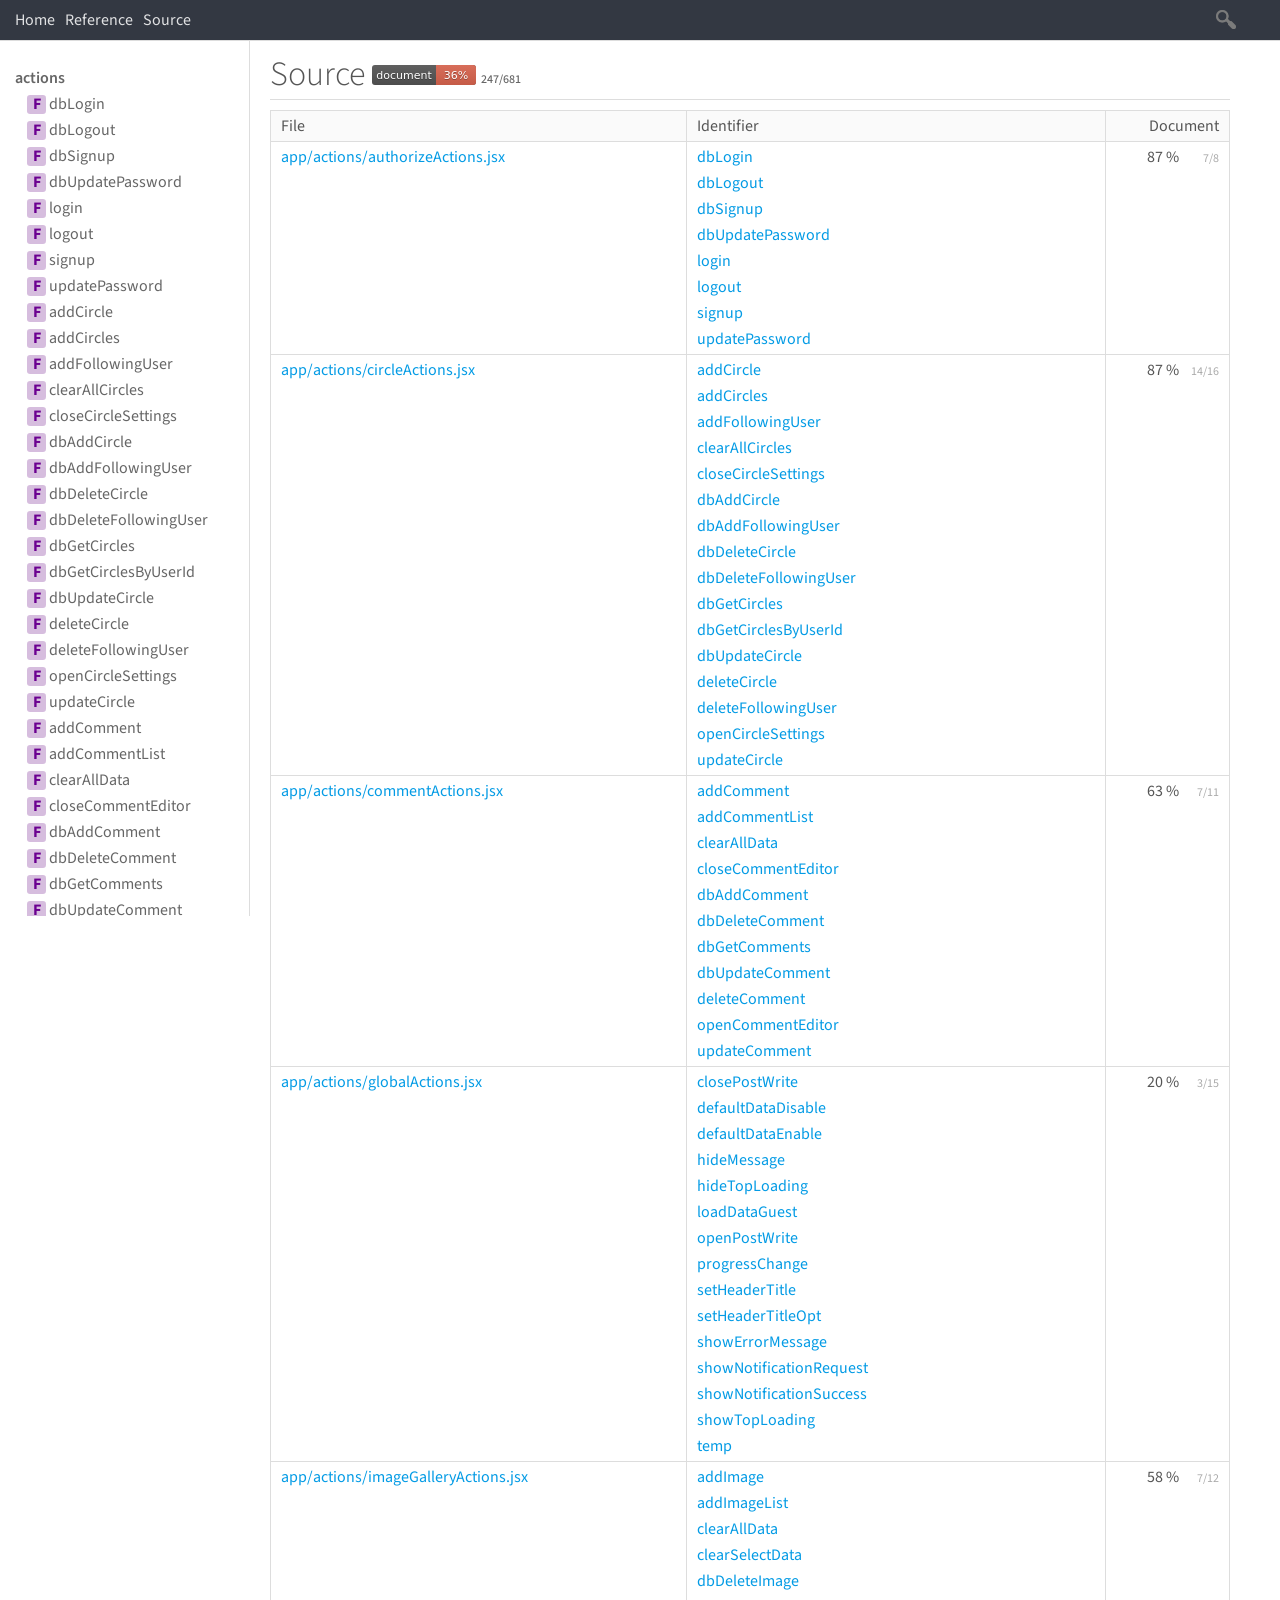
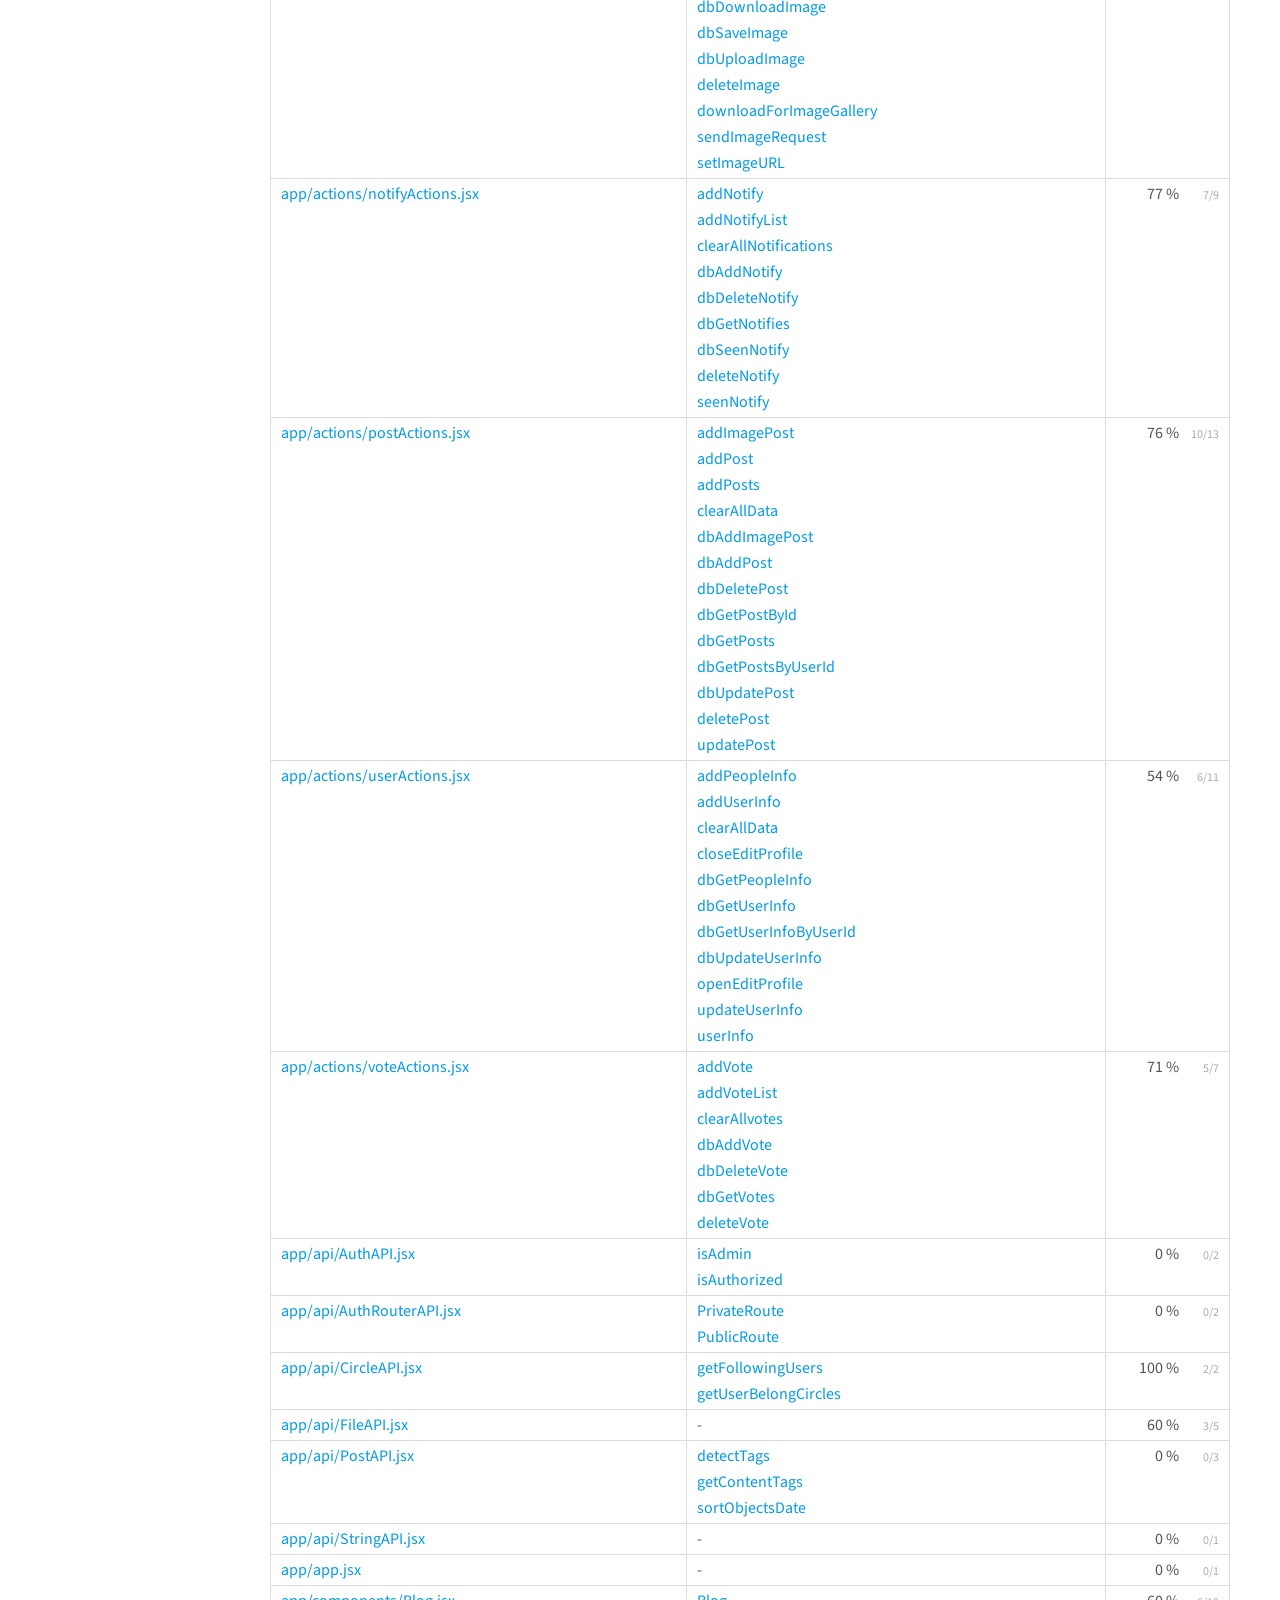
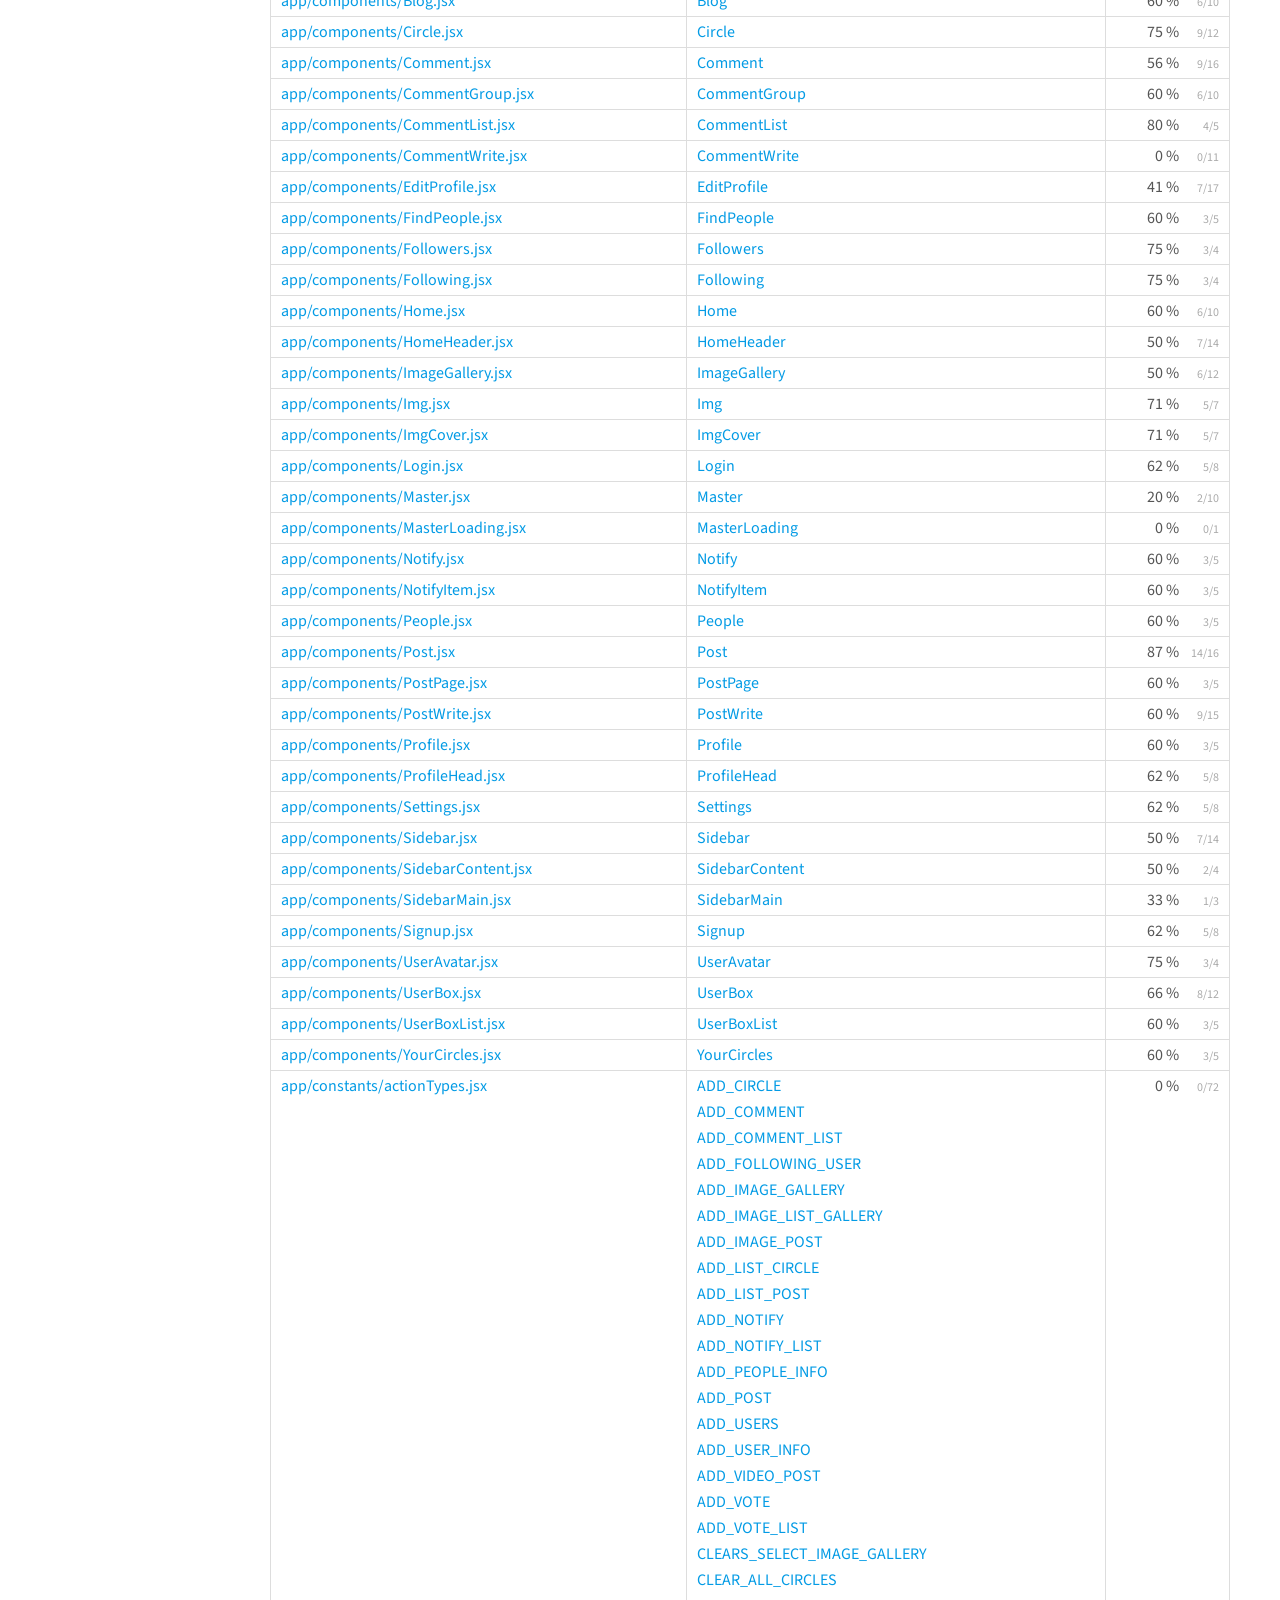
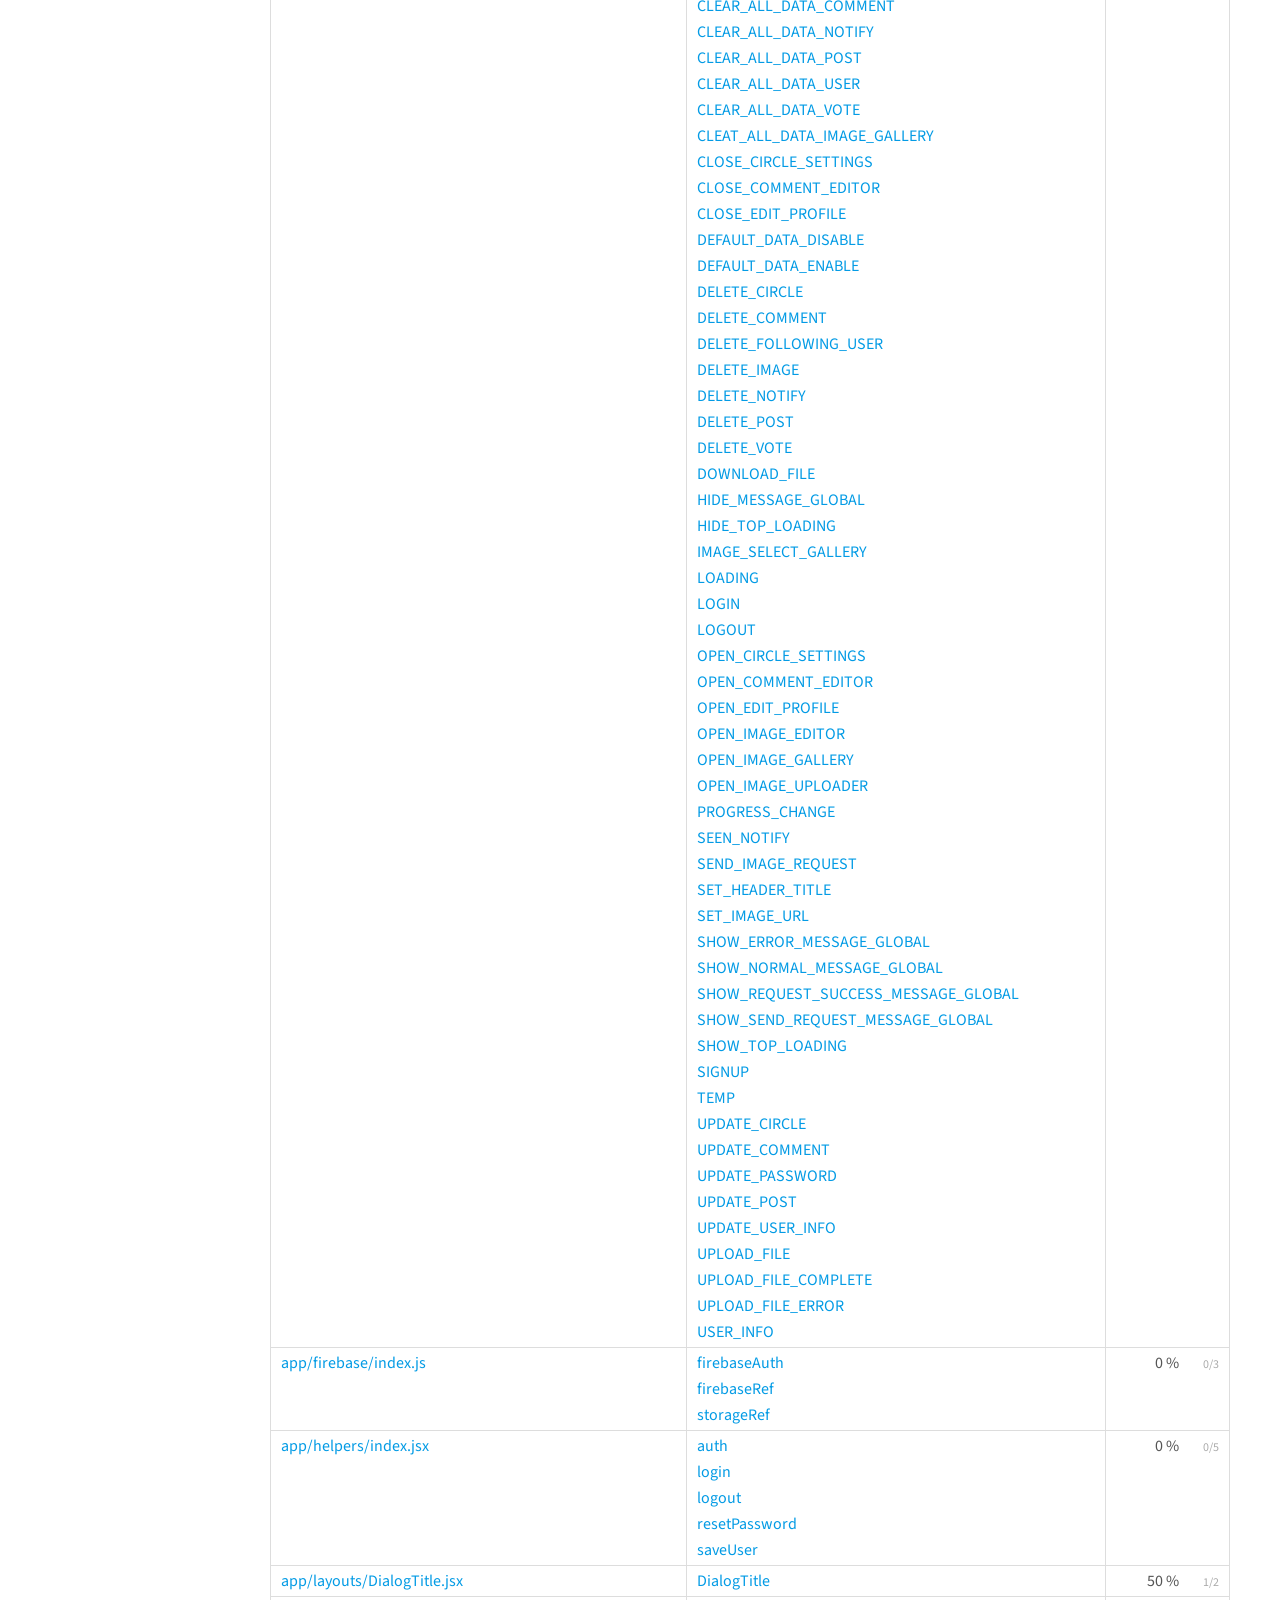
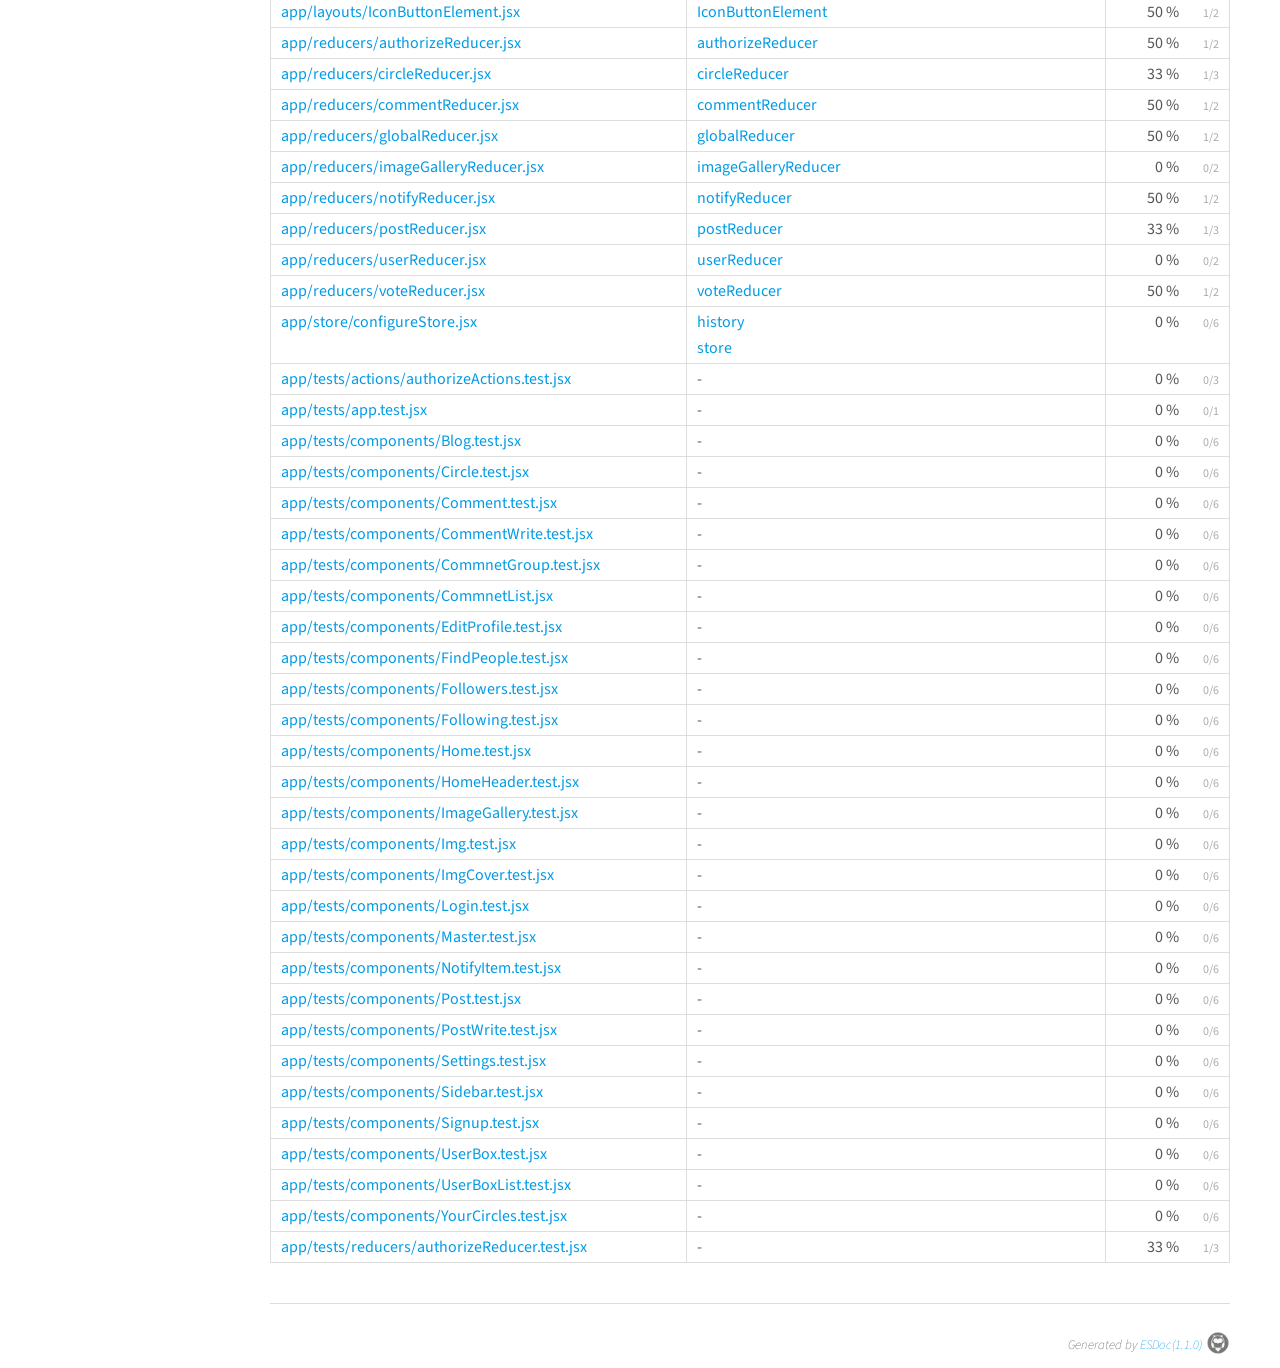
<file: kiendocs/source.html>
<!DOCTYPE html>
<html>
<head>
  <meta charset="utf-8">
  <base data-ice="baseUrl" href="">
  <title data-ice="title">Source | peter-test</title>
  <link type="text/css" rel="stylesheet" href="css/style.css">
  <link type="text/css" rel="stylesheet" href="css/prettify-tomorrow.css">
  <script src="script/prettify/prettify.js"></script>
  <script src="script/manual.js"></script>
</head>
<body class="layout-container" data-ice="rootContainer">

<header>
  <a href="./">Home</a>
  
  <a href="identifiers.html">Reference</a>
  <a href="source.html">Source</a>
  
  <div class="search-box">
  <span>
    <img src="./image/search.png">
    <span class="search-input-edge"></span><input class="search-input"><span class="search-input-edge"></span>
  </span>
    <ul class="search-result"></ul>
  </div>
</header>

<nav class="navigation" data-ice="nav"><div>
  <ul>
    
  <li data-ice="doc"><a data-ice="dirPath" class="nav-dir-path" href="identifiers.html#actions">actions</a><span data-ice="kind" class="kind-function">F</span><span data-ice="name"><span><a href="function/index.html#static-function-dbLogin">dbLogin</a></span></span></li>
<li data-ice="doc"><span data-ice="kind" class="kind-function">F</span><span data-ice="name"><span><a href="function/index.html#static-function-dbLogout">dbLogout</a></span></span></li>
<li data-ice="doc"><span data-ice="kind" class="kind-function">F</span><span data-ice="name"><span><a href="function/index.html#static-function-dbSignup">dbSignup</a></span></span></li>
<li data-ice="doc"><span data-ice="kind" class="kind-function">F</span><span data-ice="name"><span><a href="function/index.html#static-function-dbUpdatePassword">dbUpdatePassword</a></span></span></li>
<li data-ice="doc"><span data-ice="kind" class="kind-function">F</span><span data-ice="name"><span><a href="function/index.html#static-function-login">login</a></span></span></li>
<li data-ice="doc"><span data-ice="kind" class="kind-function">F</span><span data-ice="name"><span><a href="function/index.html#static-function-logout">logout</a></span></span></li>
<li data-ice="doc"><span data-ice="kind" class="kind-function">F</span><span data-ice="name"><span><a href="function/index.html#static-function-signup">signup</a></span></span></li>
<li data-ice="doc"><span data-ice="kind" class="kind-function">F</span><span data-ice="name"><span><a href="function/index.html#static-function-updatePassword">updatePassword</a></span></span></li>
<li data-ice="doc"><span data-ice="kind" class="kind-function">F</span><span data-ice="name"><span><a href="function/index.html#static-function-addCircle">addCircle</a></span></span></li>
<li data-ice="doc"><span data-ice="kind" class="kind-function">F</span><span data-ice="name"><span><a href="function/index.html#static-function-addCircles">addCircles</a></span></span></li>
<li data-ice="doc"><span data-ice="kind" class="kind-function">F</span><span data-ice="name"><span><a href="function/index.html#static-function-addFollowingUser">addFollowingUser</a></span></span></li>
<li data-ice="doc"><span data-ice="kind" class="kind-function">F</span><span data-ice="name"><span><a href="function/index.html#static-function-clearAllCircles">clearAllCircles</a></span></span></li>
<li data-ice="doc"><span data-ice="kind" class="kind-function">F</span><span data-ice="name"><span><a href="function/index.html#static-function-closeCircleSettings">closeCircleSettings</a></span></span></li>
<li data-ice="doc"><span data-ice="kind" class="kind-function">F</span><span data-ice="name"><span><a href="function/index.html#static-function-dbAddCircle">dbAddCircle</a></span></span></li>
<li data-ice="doc"><span data-ice="kind" class="kind-function">F</span><span data-ice="name"><span><a href="function/index.html#static-function-dbAddFollowingUser">dbAddFollowingUser</a></span></span></li>
<li data-ice="doc"><span data-ice="kind" class="kind-function">F</span><span data-ice="name"><span><a href="function/index.html#static-function-dbDeleteCircle">dbDeleteCircle</a></span></span></li>
<li data-ice="doc"><span data-ice="kind" class="kind-function">F</span><span data-ice="name"><span><a href="function/index.html#static-function-dbDeleteFollowingUser">dbDeleteFollowingUser</a></span></span></li>
<li data-ice="doc"><span data-ice="kind" class="kind-function">F</span><span data-ice="name"><span><a href="function/index.html#static-function-dbGetCircles">dbGetCircles</a></span></span></li>
<li data-ice="doc"><span data-ice="kind" class="kind-function">F</span><span data-ice="name"><span><a href="function/index.html#static-function-dbGetCirclesByUserId">dbGetCirclesByUserId</a></span></span></li>
<li data-ice="doc"><span data-ice="kind" class="kind-function">F</span><span data-ice="name"><span><a href="function/index.html#static-function-dbUpdateCircle">dbUpdateCircle</a></span></span></li>
<li data-ice="doc"><span data-ice="kind" class="kind-function">F</span><span data-ice="name"><span><a href="function/index.html#static-function-deleteCircle">deleteCircle</a></span></span></li>
<li data-ice="doc"><span data-ice="kind" class="kind-function">F</span><span data-ice="name"><span><a href="function/index.html#static-function-deleteFollowingUser">deleteFollowingUser</a></span></span></li>
<li data-ice="doc"><span data-ice="kind" class="kind-function">F</span><span data-ice="name"><span><a href="function/index.html#static-function-openCircleSettings">openCircleSettings</a></span></span></li>
<li data-ice="doc"><span data-ice="kind" class="kind-function">F</span><span data-ice="name"><span><a href="function/index.html#static-function-updateCircle">updateCircle</a></span></span></li>
<li data-ice="doc"><span data-ice="kind" class="kind-function">F</span><span data-ice="name"><span><a href="function/index.html#static-function-addComment">addComment</a></span></span></li>
<li data-ice="doc"><span data-ice="kind" class="kind-function">F</span><span data-ice="name"><span><a href="function/index.html#static-function-addCommentList">addCommentList</a></span></span></li>
<li data-ice="doc"><span data-ice="kind" class="kind-function">F</span><span data-ice="name"><span><a href="function/index.html#static-function-clearAllData">clearAllData</a></span></span></li>
<li data-ice="doc"><span data-ice="kind" class="kind-function">F</span><span data-ice="name"><span><a href="function/index.html#static-function-closeCommentEditor">closeCommentEditor</a></span></span></li>
<li data-ice="doc"><span data-ice="kind" class="kind-function">F</span><span data-ice="name"><span><a href="function/index.html#static-function-dbAddComment">dbAddComment</a></span></span></li>
<li data-ice="doc"><span data-ice="kind" class="kind-function">F</span><span data-ice="name"><span><a href="function/index.html#static-function-dbDeleteComment">dbDeleteComment</a></span></span></li>
<li data-ice="doc"><span data-ice="kind" class="kind-function">F</span><span data-ice="name"><span><a href="function/index.html#static-function-dbGetComments">dbGetComments</a></span></span></li>
<li data-ice="doc"><span data-ice="kind" class="kind-function">F</span><span data-ice="name"><span><a href="function/index.html#static-function-dbUpdateComment">dbUpdateComment</a></span></span></li>
<li data-ice="doc"><span data-ice="kind" class="kind-function">F</span><span data-ice="name"><span><a href="function/index.html#static-function-deleteComment">deleteComment</a></span></span></li>
<li data-ice="doc"><span data-ice="kind" class="kind-function">F</span><span data-ice="name"><span><a href="function/index.html#static-function-openCommentEditor">openCommentEditor</a></span></span></li>
<li data-ice="doc"><span data-ice="kind" class="kind-function">F</span><span data-ice="name"><span><a href="function/index.html#static-function-updateComment">updateComment</a></span></span></li>
<li data-ice="doc"><span data-ice="kind" class="kind-function">F</span><span data-ice="name"><span><a href="function/index.html#static-function-closePostWrite">closePostWrite</a></span></span></li>
<li data-ice="doc"><span data-ice="kind" class="kind-function">F</span><span data-ice="name"><span><a href="function/index.html#static-function-defaultDataDisable">defaultDataDisable</a></span></span></li>
<li data-ice="doc"><span data-ice="kind" class="kind-function">F</span><span data-ice="name"><span><a href="function/index.html#static-function-defaultDataEnable">defaultDataEnable</a></span></span></li>
<li data-ice="doc"><span data-ice="kind" class="kind-function">F</span><span data-ice="name"><span><a href="function/index.html#static-function-hideMessage">hideMessage</a></span></span></li>
<li data-ice="doc"><span data-ice="kind" class="kind-function">F</span><span data-ice="name"><span><a href="function/index.html#static-function-hideTopLoading">hideTopLoading</a></span></span></li>
<li data-ice="doc"><span data-ice="kind" class="kind-function">F</span><span data-ice="name"><span><a href="function/index.html#static-function-loadDataGuest">loadDataGuest</a></span></span></li>
<li data-ice="doc"><span data-ice="kind" class="kind-function">F</span><span data-ice="name"><span><a href="function/index.html#static-function-openPostWrite">openPostWrite</a></span></span></li>
<li data-ice="doc"><span data-ice="kind" class="kind-function">F</span><span data-ice="name"><span><a href="function/index.html#static-function-progressChange">progressChange</a></span></span></li>
<li data-ice="doc"><span data-ice="kind" class="kind-function">F</span><span data-ice="name"><span><a href="function/index.html#static-function-setHeaderTitle">setHeaderTitle</a></span></span></li>
<li data-ice="doc"><span data-ice="kind" class="kind-function">F</span><span data-ice="name"><span><a href="function/index.html#static-function-setHeaderTitleOpt">setHeaderTitleOpt</a></span></span></li>
<li data-ice="doc"><span data-ice="kind" class="kind-function">F</span><span data-ice="name"><span><a href="function/index.html#static-function-showErrorMessage">showErrorMessage</a></span></span></li>
<li data-ice="doc"><span data-ice="kind" class="kind-function">F</span><span data-ice="name"><span><a href="function/index.html#static-function-showNotificationRequest">showNotificationRequest</a></span></span></li>
<li data-ice="doc"><span data-ice="kind" class="kind-function">F</span><span data-ice="name"><span><a href="function/index.html#static-function-showNotificationSuccess">showNotificationSuccess</a></span></span></li>
<li data-ice="doc"><span data-ice="kind" class="kind-function">F</span><span data-ice="name"><span><a href="function/index.html#static-function-showTopLoading">showTopLoading</a></span></span></li>
<li data-ice="doc"><span data-ice="kind" class="kind-function">F</span><span data-ice="name"><span><a href="function/index.html#static-function-temp">temp</a></span></span></li>
<li data-ice="doc"><span data-ice="kind" class="kind-function">F</span><span data-ice="name"><span><a href="function/index.html#static-function-addImage">addImage</a></span></span></li>
<li data-ice="doc"><span data-ice="kind" class="kind-function">F</span><span data-ice="name"><span><a href="function/index.html#static-function-addImageList">addImageList</a></span></span></li>
<li data-ice="doc"><span data-ice="kind" class="kind-function">F</span><span data-ice="name"><span><a href="function/index.html#static-function-clearAllData">clearAllData</a></span></span></li>
<li data-ice="doc"><span data-ice="kind" class="kind-function">F</span><span data-ice="name"><span><a href="function/index.html#static-function-clearSelectData">clearSelectData</a></span></span></li>
<li data-ice="doc"><span data-ice="kind" class="kind-function">F</span><span data-ice="name"><span><a href="function/index.html#static-function-dbDeleteImage">dbDeleteImage</a></span></span></li>
<li data-ice="doc"><span data-ice="kind" class="kind-function">F</span><span data-ice="name"><span><a href="function/index.html#static-function-dbDownloadImage">dbDownloadImage</a></span></span></li>
<li data-ice="doc"><span data-ice="kind" class="kind-function">F</span><span data-ice="name"><span><a href="function/index.html#static-function-dbSaveImage">dbSaveImage</a></span></span></li>
<li data-ice="doc"><span data-ice="kind" class="kind-function">F</span><span data-ice="name"><span><a href="function/index.html#static-function-dbUploadImage">dbUploadImage</a></span></span></li>
<li data-ice="doc"><span data-ice="kind" class="kind-function">F</span><span data-ice="name"><span><a href="function/index.html#static-function-deleteImage">deleteImage</a></span></span></li>
<li data-ice="doc"><span data-ice="kind" class="kind-function">F</span><span data-ice="name"><span><a href="function/index.html#static-function-downloadForImageGallery">downloadForImageGallery</a></span></span></li>
<li data-ice="doc"><span data-ice="kind" class="kind-function">F</span><span data-ice="name"><span><a href="function/index.html#static-function-sendImageRequest">sendImageRequest</a></span></span></li>
<li data-ice="doc"><span data-ice="kind" class="kind-function">F</span><span data-ice="name"><span><a href="function/index.html#static-function-setImageURL">setImageURL</a></span></span></li>
<li data-ice="doc"><span data-ice="kind" class="kind-function">F</span><span data-ice="name"><span><a href="function/index.html#static-function-addNotify">addNotify</a></span></span></li>
<li data-ice="doc"><span data-ice="kind" class="kind-function">F</span><span data-ice="name"><span><a href="function/index.html#static-function-addNotifyList">addNotifyList</a></span></span></li>
<li data-ice="doc"><span data-ice="kind" class="kind-function">F</span><span data-ice="name"><span><a href="function/index.html#static-function-clearAllNotifications">clearAllNotifications</a></span></span></li>
<li data-ice="doc"><span data-ice="kind" class="kind-function">F</span><span data-ice="name"><span><a href="function/index.html#static-function-dbAddNotify">dbAddNotify</a></span></span></li>
<li data-ice="doc"><span data-ice="kind" class="kind-function">F</span><span data-ice="name"><span><a href="function/index.html#static-function-dbDeleteNotify">dbDeleteNotify</a></span></span></li>
<li data-ice="doc"><span data-ice="kind" class="kind-function">F</span><span data-ice="name"><span><a href="function/index.html#static-function-dbGetNotifies">dbGetNotifies</a></span></span></li>
<li data-ice="doc"><span data-ice="kind" class="kind-function">F</span><span data-ice="name"><span><a href="function/index.html#static-function-dbSeenNotify">dbSeenNotify</a></span></span></li>
<li data-ice="doc"><span data-ice="kind" class="kind-function">F</span><span data-ice="name"><span><a href="function/index.html#static-function-deleteNotify">deleteNotify</a></span></span></li>
<li data-ice="doc"><span data-ice="kind" class="kind-function">F</span><span data-ice="name"><span><a href="function/index.html#static-function-seenNotify">seenNotify</a></span></span></li>
<li data-ice="doc"><span data-ice="kind" class="kind-function">F</span><span data-ice="name"><span><a href="function/index.html#static-function-addImagePost">addImagePost</a></span></span></li>
<li data-ice="doc"><span data-ice="kind" class="kind-function">F</span><span data-ice="name"><span><a href="function/index.html#static-function-addPost">addPost</a></span></span></li>
<li data-ice="doc"><span data-ice="kind" class="kind-function">F</span><span data-ice="name"><span><a href="function/index.html#static-function-addPosts">addPosts</a></span></span></li>
<li data-ice="doc"><span data-ice="kind" class="kind-function">F</span><span data-ice="name"><span><a href="function/index.html#static-function-clearAllData">clearAllData</a></span></span></li>
<li data-ice="doc"><span data-ice="kind" class="kind-function">F</span><span data-ice="name"><span><a href="function/index.html#static-function-dbAddImagePost">dbAddImagePost</a></span></span></li>
<li data-ice="doc"><span data-ice="kind" class="kind-function">F</span><span data-ice="name"><span><a href="function/index.html#static-function-dbAddPost">dbAddPost</a></span></span></li>
<li data-ice="doc"><span data-ice="kind" class="kind-function">F</span><span data-ice="name"><span><a href="function/index.html#static-function-dbDeletePost">dbDeletePost</a></span></span></li>
<li data-ice="doc"><span data-ice="kind" class="kind-function">F</span><span data-ice="name"><span><a href="function/index.html#static-function-dbGetPostById">dbGetPostById</a></span></span></li>
<li data-ice="doc"><span data-ice="kind" class="kind-function">F</span><span data-ice="name"><span><a href="function/index.html#static-function-dbGetPosts">dbGetPosts</a></span></span></li>
<li data-ice="doc"><span data-ice="kind" class="kind-function">F</span><span data-ice="name"><span><a href="function/index.html#static-function-dbGetPostsByUserId">dbGetPostsByUserId</a></span></span></li>
<li data-ice="doc"><span data-ice="kind" class="kind-function">F</span><span data-ice="name"><span><a href="function/index.html#static-function-dbUpdatePost">dbUpdatePost</a></span></span></li>
<li data-ice="doc"><span data-ice="kind" class="kind-function">F</span><span data-ice="name"><span><a href="function/index.html#static-function-deletePost">deletePost</a></span></span></li>
<li data-ice="doc"><span data-ice="kind" class="kind-function">F</span><span data-ice="name"><span><a href="function/index.html#static-function-updatePost">updatePost</a></span></span></li>
<li data-ice="doc"><span data-ice="kind" class="kind-function">F</span><span data-ice="name"><span><a href="function/index.html#static-function-addPeopleInfo">addPeopleInfo</a></span></span></li>
<li data-ice="doc"><span data-ice="kind" class="kind-function">F</span><span data-ice="name"><span><a href="function/index.html#static-function-addUserInfo">addUserInfo</a></span></span></li>
<li data-ice="doc"><span data-ice="kind" class="kind-function">F</span><span data-ice="name"><span><a href="function/index.html#static-function-clearAllData">clearAllData</a></span></span></li>
<li data-ice="doc"><span data-ice="kind" class="kind-function">F</span><span data-ice="name"><span><a href="function/index.html#static-function-closeEditProfile">closeEditProfile</a></span></span></li>
<li data-ice="doc"><span data-ice="kind" class="kind-function">F</span><span data-ice="name"><span><a href="function/index.html#static-function-dbGetPeopleInfo">dbGetPeopleInfo</a></span></span></li>
<li data-ice="doc"><span data-ice="kind" class="kind-function">F</span><span data-ice="name"><span><a href="function/index.html#static-function-dbGetUserInfo">dbGetUserInfo</a></span></span></li>
<li data-ice="doc"><span data-ice="kind" class="kind-function">F</span><span data-ice="name"><span><a href="function/index.html#static-function-dbGetUserInfoByUserId">dbGetUserInfoByUserId</a></span></span></li>
<li data-ice="doc"><span data-ice="kind" class="kind-function">F</span><span data-ice="name"><span><a href="function/index.html#static-function-dbUpdateUserInfo">dbUpdateUserInfo</a></span></span></li>
<li data-ice="doc"><span data-ice="kind" class="kind-function">F</span><span data-ice="name"><span><a href="function/index.html#static-function-openEditProfile">openEditProfile</a></span></span></li>
<li data-ice="doc"><span data-ice="kind" class="kind-function">F</span><span data-ice="name"><span><a href="function/index.html#static-function-updateUserInfo">updateUserInfo</a></span></span></li>
<li data-ice="doc"><span data-ice="kind" class="kind-function">F</span><span data-ice="name"><span><a href="function/index.html#static-function-userInfo">userInfo</a></span></span></li>
<li data-ice="doc"><span data-ice="kind" class="kind-function">F</span><span data-ice="name"><span><a href="function/index.html#static-function-addVote">addVote</a></span></span></li>
<li data-ice="doc"><span data-ice="kind" class="kind-function">F</span><span data-ice="name"><span><a href="function/index.html#static-function-addVoteList">addVoteList</a></span></span></li>
<li data-ice="doc"><span data-ice="kind" class="kind-function">F</span><span data-ice="name"><span><a href="function/index.html#static-function-clearAllvotes">clearAllvotes</a></span></span></li>
<li data-ice="doc"><span data-ice="kind" class="kind-function">F</span><span data-ice="name"><span><a href="function/index.html#static-function-dbAddVote">dbAddVote</a></span></span></li>
<li data-ice="doc"><span data-ice="kind" class="kind-function">F</span><span data-ice="name"><span><a href="function/index.html#static-function-dbDeleteVote">dbDeleteVote</a></span></span></li>
<li data-ice="doc"><span data-ice="kind" class="kind-function">F</span><span data-ice="name"><span><a href="function/index.html#static-function-dbGetVotes">dbGetVotes</a></span></span></li>
<li data-ice="doc"><span data-ice="kind" class="kind-function">F</span><span data-ice="name"><span><a href="function/index.html#static-function-deleteVote">deleteVote</a></span></span></li>
<li data-ice="doc"><a data-ice="dirPath" class="nav-dir-path" href="identifiers.html#api">api</a><span data-ice="kind" class="kind-function">F</span><span data-ice="name"><span><a href="function/index.html#static-function-isAdmin">isAdmin</a></span></span></li>
<li data-ice="doc"><span data-ice="kind" class="kind-function">F</span><span data-ice="name"><span><a href="function/index.html#static-function-isAuthorized">isAuthorized</a></span></span></li>
<li data-ice="doc"><span data-ice="kind" class="kind-function">F</span><span data-ice="name"><span><a href="function/index.html#static-function-PrivateRoute">PrivateRoute</a></span></span></li>
<li data-ice="doc"><span data-ice="kind" class="kind-function">F</span><span data-ice="name"><span><a href="function/index.html#static-function-PublicRoute">PublicRoute</a></span></span></li>
<li data-ice="doc"><span data-ice="kind" class="kind-function">F</span><span data-ice="name"><span><a href="function/index.html#static-function-getFollowingUsers">getFollowingUsers</a></span></span></li>
<li data-ice="doc"><span data-ice="kind" class="kind-function">F</span><span data-ice="name"><span><a href="function/index.html#static-function-getUserBelongCircles">getUserBelongCircles</a></span></span></li>
<li data-ice="doc"><span data-ice="kind" class="kind-function">F</span><span data-ice="name"><span><a href="function/index.html#static-function-detectTags">detectTags</a></span></span></li>
<li data-ice="doc"><span data-ice="kind" class="kind-function">F</span><span data-ice="name"><span><a href="function/index.html#static-function-getContentTags">getContentTags</a></span></span></li>
<li data-ice="doc"><span data-ice="kind" class="kind-function">F</span><span data-ice="name"><span><a href="function/index.html#static-function-sortObjectsDate">sortObjectsDate</a></span></span></li>
<li data-ice="doc"><a data-ice="dirPath" class="nav-dir-path" href="identifiers.html#components">components</a><span data-ice="kind" class="kind-class">C</span><span data-ice="name"><span><a href="class/app/components/Blog.jsx~Blog.html">Blog</a></span></span></li>
<li data-ice="doc"><span data-ice="kind" class="kind-class">C</span><span data-ice="name"><span><a href="class/app/components/Circle.jsx~Circle.html">Circle</a></span></span></li>
<li data-ice="doc"><span data-ice="kind" class="kind-class">C</span><span data-ice="name"><span><a href="class/app/components/Comment.jsx~Comment.html">Comment</a></span></span></li>
<li data-ice="doc"><span data-ice="kind" class="kind-class">C</span><span data-ice="name"><span><a href="class/app/components/CommentGroup.jsx~CommentGroup.html">CommentGroup</a></span></span></li>
<li data-ice="doc"><span data-ice="kind" class="kind-class">C</span><span data-ice="name"><span><a href="class/app/components/CommentList.jsx~CommentList.html">CommentList</a></span></span></li>
<li data-ice="doc"><span data-ice="kind" class="kind-class">C</span><span data-ice="name"><span><a href="class/app/components/CommentWrite.jsx~CommentWrite.html">CommentWrite</a></span></span></li>
<li data-ice="doc"><span data-ice="kind" class="kind-class">C</span><span data-ice="name"><span><a href="class/app/components/EditProfile.jsx~EditProfile.html">EditProfile</a></span></span></li>
<li data-ice="doc"><span data-ice="kind" class="kind-class">C</span><span data-ice="name"><span><a href="class/app/components/FindPeople.jsx~FindPeople.html">FindPeople</a></span></span></li>
<li data-ice="doc"><span data-ice="kind" class="kind-class">C</span><span data-ice="name"><span><a href="class/app/components/Followers.jsx~Followers.html">Followers</a></span></span></li>
<li data-ice="doc"><span data-ice="kind" class="kind-class">C</span><span data-ice="name"><span><a href="class/app/components/Following.jsx~Following.html">Following</a></span></span></li>
<li data-ice="doc"><span data-ice="kind" class="kind-class">C</span><span data-ice="name"><span><a href="class/app/components/Home.jsx~Home.html">Home</a></span></span></li>
<li data-ice="doc"><span data-ice="kind" class="kind-class">C</span><span data-ice="name"><span><a href="class/app/components/HomeHeader.jsx~HomeHeader.html">HomeHeader</a></span></span></li>
<li data-ice="doc"><span data-ice="kind" class="kind-class">C</span><span data-ice="name"><span><a href="class/app/components/ImageGallery.jsx~ImageGallery.html">ImageGallery</a></span></span></li>
<li data-ice="doc"><span data-ice="kind" class="kind-class">C</span><span data-ice="name"><span><a href="class/app/components/Img.jsx~Img.html">Img</a></span></span></li>
<li data-ice="doc"><span data-ice="kind" class="kind-class">C</span><span data-ice="name"><span><a href="class/app/components/ImgCover.jsx~ImgCover.html">ImgCover</a></span></span></li>
<li data-ice="doc"><span data-ice="kind" class="kind-class">C</span><span data-ice="name"><span><a href="class/app/components/Login.jsx~Login.html">Login</a></span></span></li>
<li data-ice="doc"><span data-ice="kind" class="kind-class">C</span><span data-ice="name"><span><a href="class/app/components/Master.jsx~Master.html">Master</a></span></span></li>
<li data-ice="doc"><span data-ice="kind" class="kind-class">C</span><span data-ice="name"><span><a href="class/app/components/Notify.jsx~Notify.html">Notify</a></span></span></li>
<li data-ice="doc"><span data-ice="kind" class="kind-class">C</span><span data-ice="name"><span><a href="class/app/components/NotifyItem.jsx~NotifyItem.html">NotifyItem</a></span></span></li>
<li data-ice="doc"><span data-ice="kind" class="kind-class">C</span><span data-ice="name"><span><a href="class/app/components/People.jsx~People.html">People</a></span></span></li>
<li data-ice="doc"><span data-ice="kind" class="kind-class">C</span><span data-ice="name"><span><a href="class/app/components/Post.jsx~Post.html">Post</a></span></span></li>
<li data-ice="doc"><span data-ice="kind" class="kind-class">C</span><span data-ice="name"><span><a href="class/app/components/PostPage.jsx~PostPage.html">PostPage</a></span></span></li>
<li data-ice="doc"><span data-ice="kind" class="kind-class">C</span><span data-ice="name"><span><a href="class/app/components/PostWrite.jsx~PostWrite.html">PostWrite</a></span></span></li>
<li data-ice="doc"><span data-ice="kind" class="kind-class">C</span><span data-ice="name"><span><a href="class/app/components/Profile.jsx~Profile.html">Profile</a></span></span></li>
<li data-ice="doc"><span data-ice="kind" class="kind-class">C</span><span data-ice="name"><span><a href="class/app/components/ProfileHead.jsx~ProfileHead.html">ProfileHead</a></span></span></li>
<li data-ice="doc"><span data-ice="kind" class="kind-class">C</span><span data-ice="name"><span><a href="class/app/components/Settings.jsx~Settings.html">Settings</a></span></span></li>
<li data-ice="doc"><span data-ice="kind" class="kind-class">C</span><span data-ice="name"><span><a href="class/app/components/Sidebar.jsx~Sidebar.html">Sidebar</a></span></span></li>
<li data-ice="doc"><span data-ice="kind" class="kind-class">C</span><span data-ice="name"><span><a href="class/app/components/SidebarContent.jsx~SidebarContent.html">SidebarContent</a></span></span></li>
<li data-ice="doc"><span data-ice="kind" class="kind-class">C</span><span data-ice="name"><span><a href="class/app/components/SidebarMain.jsx~SidebarMain.html">SidebarMain</a></span></span></li>
<li data-ice="doc"><span data-ice="kind" class="kind-class">C</span><span data-ice="name"><span><a href="class/app/components/Signup.jsx~Signup.html">Signup</a></span></span></li>
<li data-ice="doc"><span data-ice="kind" class="kind-class">C</span><span data-ice="name"><span><a href="class/app/components/UserAvatar.jsx~UserAvatar.html">UserAvatar</a></span></span></li>
<li data-ice="doc"><span data-ice="kind" class="kind-class">C</span><span data-ice="name"><span><a href="class/app/components/UserBox.jsx~UserBox.html">UserBox</a></span></span></li>
<li data-ice="doc"><span data-ice="kind" class="kind-class">C</span><span data-ice="name"><span><a href="class/app/components/UserBoxList.jsx~UserBoxList.html">UserBoxList</a></span></span></li>
<li data-ice="doc"><span data-ice="kind" class="kind-class">C</span><span data-ice="name"><span><a href="class/app/components/YourCircles.jsx~YourCircles.html">YourCircles</a></span></span></li>
<li data-ice="doc"><span data-ice="kind" class="kind-function">F</span><span data-ice="name"><span><a href="function/index.html#static-function-MasterLoading">MasterLoading</a></span></span></li>
<li data-ice="doc"><a data-ice="dirPath" class="nav-dir-path" href="identifiers.html#constants">constants</a><span data-ice="kind" class="kind-variable">V</span><span data-ice="name"><span><a href="variable/index.html#static-variable-ADD_CIRCLE">ADD_CIRCLE</a></span></span></li>
<li data-ice="doc"><span data-ice="kind" class="kind-variable">V</span><span data-ice="name"><span><a href="variable/index.html#static-variable-ADD_COMMENT">ADD_COMMENT</a></span></span></li>
<li data-ice="doc"><span data-ice="kind" class="kind-variable">V</span><span data-ice="name"><span><a href="variable/index.html#static-variable-ADD_COMMENT_LIST">ADD_COMMENT_LIST</a></span></span></li>
<li data-ice="doc"><span data-ice="kind" class="kind-variable">V</span><span data-ice="name"><span><a href="variable/index.html#static-variable-ADD_FOLLOWING_USER">ADD_FOLLOWING_USER</a></span></span></li>
<li data-ice="doc"><span data-ice="kind" class="kind-variable">V</span><span data-ice="name"><span><a href="variable/index.html#static-variable-ADD_IMAGE_GALLERY">ADD_IMAGE_GALLERY</a></span></span></li>
<li data-ice="doc"><span data-ice="kind" class="kind-variable">V</span><span data-ice="name"><span><a href="variable/index.html#static-variable-ADD_IMAGE_LIST_GALLERY">ADD_IMAGE_LIST_GALLERY</a></span></span></li>
<li data-ice="doc"><span data-ice="kind" class="kind-variable">V</span><span data-ice="name"><span><a href="variable/index.html#static-variable-ADD_IMAGE_POST">ADD_IMAGE_POST</a></span></span></li>
<li data-ice="doc"><span data-ice="kind" class="kind-variable">V</span><span data-ice="name"><span><a href="variable/index.html#static-variable-ADD_LIST_CIRCLE">ADD_LIST_CIRCLE</a></span></span></li>
<li data-ice="doc"><span data-ice="kind" class="kind-variable">V</span><span data-ice="name"><span><a href="variable/index.html#static-variable-ADD_LIST_POST">ADD_LIST_POST</a></span></span></li>
<li data-ice="doc"><span data-ice="kind" class="kind-variable">V</span><span data-ice="name"><span><a href="variable/index.html#static-variable-ADD_NOTIFY">ADD_NOTIFY</a></span></span></li>
<li data-ice="doc"><span data-ice="kind" class="kind-variable">V</span><span data-ice="name"><span><a href="variable/index.html#static-variable-ADD_NOTIFY_LIST">ADD_NOTIFY_LIST</a></span></span></li>
<li data-ice="doc"><span data-ice="kind" class="kind-variable">V</span><span data-ice="name"><span><a href="variable/index.html#static-variable-ADD_PEOPLE_INFO">ADD_PEOPLE_INFO</a></span></span></li>
<li data-ice="doc"><span data-ice="kind" class="kind-variable">V</span><span data-ice="name"><span><a href="variable/index.html#static-variable-ADD_POST">ADD_POST</a></span></span></li>
<li data-ice="doc"><span data-ice="kind" class="kind-variable">V</span><span data-ice="name"><span><a href="variable/index.html#static-variable-ADD_USERS">ADD_USERS</a></span></span></li>
<li data-ice="doc"><span data-ice="kind" class="kind-variable">V</span><span data-ice="name"><span><a href="variable/index.html#static-variable-ADD_USER_INFO">ADD_USER_INFO</a></span></span></li>
<li data-ice="doc"><span data-ice="kind" class="kind-variable">V</span><span data-ice="name"><span><a href="variable/index.html#static-variable-ADD_VIDEO_POST">ADD_VIDEO_POST</a></span></span></li>
<li data-ice="doc"><span data-ice="kind" class="kind-variable">V</span><span data-ice="name"><span><a href="variable/index.html#static-variable-ADD_VOTE">ADD_VOTE</a></span></span></li>
<li data-ice="doc"><span data-ice="kind" class="kind-variable">V</span><span data-ice="name"><span><a href="variable/index.html#static-variable-ADD_VOTE_LIST">ADD_VOTE_LIST</a></span></span></li>
<li data-ice="doc"><span data-ice="kind" class="kind-variable">V</span><span data-ice="name"><span><a href="variable/index.html#static-variable-CLEARS_SELECT_IMAGE_GALLERY">CLEARS_SELECT_IMAGE_GALLERY</a></span></span></li>
<li data-ice="doc"><span data-ice="kind" class="kind-variable">V</span><span data-ice="name"><span><a href="variable/index.html#static-variable-CLEAR_ALL_CIRCLES">CLEAR_ALL_CIRCLES</a></span></span></li>
<li data-ice="doc"><span data-ice="kind" class="kind-variable">V</span><span data-ice="name"><span><a href="variable/index.html#static-variable-CLEAR_ALL_DATA_COMMENT">CLEAR_ALL_DATA_COMMENT</a></span></span></li>
<li data-ice="doc"><span data-ice="kind" class="kind-variable">V</span><span data-ice="name"><span><a href="variable/index.html#static-variable-CLEAR_ALL_DATA_NOTIFY">CLEAR_ALL_DATA_NOTIFY</a></span></span></li>
<li data-ice="doc"><span data-ice="kind" class="kind-variable">V</span><span data-ice="name"><span><a href="variable/index.html#static-variable-CLEAR_ALL_DATA_POST">CLEAR_ALL_DATA_POST</a></span></span></li>
<li data-ice="doc"><span data-ice="kind" class="kind-variable">V</span><span data-ice="name"><span><a href="variable/index.html#static-variable-CLEAR_ALL_DATA_USER">CLEAR_ALL_DATA_USER</a></span></span></li>
<li data-ice="doc"><span data-ice="kind" class="kind-variable">V</span><span data-ice="name"><span><a href="variable/index.html#static-variable-CLEAR_ALL_DATA_VOTE">CLEAR_ALL_DATA_VOTE</a></span></span></li>
<li data-ice="doc"><span data-ice="kind" class="kind-variable">V</span><span data-ice="name"><span><a href="variable/index.html#static-variable-CLEAT_ALL_DATA_IMAGE_GALLERY">CLEAT_ALL_DATA_IMAGE_GALLERY</a></span></span></li>
<li data-ice="doc"><span data-ice="kind" class="kind-variable">V</span><span data-ice="name"><span><a href="variable/index.html#static-variable-CLOSE_CIRCLE_SETTINGS">CLOSE_CIRCLE_SETTINGS</a></span></span></li>
<li data-ice="doc"><span data-ice="kind" class="kind-variable">V</span><span data-ice="name"><span><a href="variable/index.html#static-variable-CLOSE_COMMENT_EDITOR">CLOSE_COMMENT_EDITOR</a></span></span></li>
<li data-ice="doc"><span data-ice="kind" class="kind-variable">V</span><span data-ice="name"><span><a href="variable/index.html#static-variable-CLOSE_EDIT_PROFILE">CLOSE_EDIT_PROFILE</a></span></span></li>
<li data-ice="doc"><span data-ice="kind" class="kind-variable">V</span><span data-ice="name"><span><a href="variable/index.html#static-variable-DEFAULT_DATA_DISABLE">DEFAULT_DATA_DISABLE</a></span></span></li>
<li data-ice="doc"><span data-ice="kind" class="kind-variable">V</span><span data-ice="name"><span><a href="variable/index.html#static-variable-DEFAULT_DATA_ENABLE">DEFAULT_DATA_ENABLE</a></span></span></li>
<li data-ice="doc"><span data-ice="kind" class="kind-variable">V</span><span data-ice="name"><span><a href="variable/index.html#static-variable-DELETE_CIRCLE">DELETE_CIRCLE</a></span></span></li>
<li data-ice="doc"><span data-ice="kind" class="kind-variable">V</span><span data-ice="name"><span><a href="variable/index.html#static-variable-DELETE_COMMENT">DELETE_COMMENT</a></span></span></li>
<li data-ice="doc"><span data-ice="kind" class="kind-variable">V</span><span data-ice="name"><span><a href="variable/index.html#static-variable-DELETE_FOLLOWING_USER">DELETE_FOLLOWING_USER</a></span></span></li>
<li data-ice="doc"><span data-ice="kind" class="kind-variable">V</span><span data-ice="name"><span><a href="variable/index.html#static-variable-DELETE_IMAGE">DELETE_IMAGE</a></span></span></li>
<li data-ice="doc"><span data-ice="kind" class="kind-variable">V</span><span data-ice="name"><span><a href="variable/index.html#static-variable-DELETE_NOTIFY">DELETE_NOTIFY</a></span></span></li>
<li data-ice="doc"><span data-ice="kind" class="kind-variable">V</span><span data-ice="name"><span><a href="variable/index.html#static-variable-DELETE_POST">DELETE_POST</a></span></span></li>
<li data-ice="doc"><span data-ice="kind" class="kind-variable">V</span><span data-ice="name"><span><a href="variable/index.html#static-variable-DELETE_VOTE">DELETE_VOTE</a></span></span></li>
<li data-ice="doc"><span data-ice="kind" class="kind-variable">V</span><span data-ice="name"><span><a href="variable/index.html#static-variable-DOWNLOAD_FILE">DOWNLOAD_FILE</a></span></span></li>
<li data-ice="doc"><span data-ice="kind" class="kind-variable">V</span><span data-ice="name"><span><a href="variable/index.html#static-variable-HIDE_MESSAGE_GLOBAL">HIDE_MESSAGE_GLOBAL</a></span></span></li>
<li data-ice="doc"><span data-ice="kind" class="kind-variable">V</span><span data-ice="name"><span><a href="variable/index.html#static-variable-HIDE_TOP_LOADING">HIDE_TOP_LOADING</a></span></span></li>
<li data-ice="doc"><span data-ice="kind" class="kind-variable">V</span><span data-ice="name"><span><a href="variable/index.html#static-variable-IMAGE_SELECT_GALLERY">IMAGE_SELECT_GALLERY</a></span></span></li>
<li data-ice="doc"><span data-ice="kind" class="kind-variable">V</span><span data-ice="name"><span><a href="variable/index.html#static-variable-LOADING">LOADING</a></span></span></li>
<li data-ice="doc"><span data-ice="kind" class="kind-variable">V</span><span data-ice="name"><span><a href="variable/index.html#static-variable-LOGIN">LOGIN</a></span></span></li>
<li data-ice="doc"><span data-ice="kind" class="kind-variable">V</span><span data-ice="name"><span><a href="variable/index.html#static-variable-LOGOUT">LOGOUT</a></span></span></li>
<li data-ice="doc"><span data-ice="kind" class="kind-variable">V</span><span data-ice="name"><span><a href="variable/index.html#static-variable-OPEN_CIRCLE_SETTINGS">OPEN_CIRCLE_SETTINGS</a></span></span></li>
<li data-ice="doc"><span data-ice="kind" class="kind-variable">V</span><span data-ice="name"><span><a href="variable/index.html#static-variable-OPEN_COMMENT_EDITOR">OPEN_COMMENT_EDITOR</a></span></span></li>
<li data-ice="doc"><span data-ice="kind" class="kind-variable">V</span><span data-ice="name"><span><a href="variable/index.html#static-variable-OPEN_EDIT_PROFILE">OPEN_EDIT_PROFILE</a></span></span></li>
<li data-ice="doc"><span data-ice="kind" class="kind-variable">V</span><span data-ice="name"><span><a href="variable/index.html#static-variable-OPEN_IMAGE_EDITOR">OPEN_IMAGE_EDITOR</a></span></span></li>
<li data-ice="doc"><span data-ice="kind" class="kind-variable">V</span><span data-ice="name"><span><a href="variable/index.html#static-variable-OPEN_IMAGE_GALLERY">OPEN_IMAGE_GALLERY</a></span></span></li>
<li data-ice="doc"><span data-ice="kind" class="kind-variable">V</span><span data-ice="name"><span><a href="variable/index.html#static-variable-OPEN_IMAGE_UPLOADER">OPEN_IMAGE_UPLOADER</a></span></span></li>
<li data-ice="doc"><span data-ice="kind" class="kind-variable">V</span><span data-ice="name"><span><a href="variable/index.html#static-variable-PROGRESS_CHANGE">PROGRESS_CHANGE</a></span></span></li>
<li data-ice="doc"><span data-ice="kind" class="kind-variable">V</span><span data-ice="name"><span><a href="variable/index.html#static-variable-SEEN_NOTIFY">SEEN_NOTIFY</a></span></span></li>
<li data-ice="doc"><span data-ice="kind" class="kind-variable">V</span><span data-ice="name"><span><a href="variable/index.html#static-variable-SEND_IMAGE_REQUEST">SEND_IMAGE_REQUEST</a></span></span></li>
<li data-ice="doc"><span data-ice="kind" class="kind-variable">V</span><span data-ice="name"><span><a href="variable/index.html#static-variable-SET_HEADER_TITLE">SET_HEADER_TITLE</a></span></span></li>
<li data-ice="doc"><span data-ice="kind" class="kind-variable">V</span><span data-ice="name"><span><a href="variable/index.html#static-variable-SET_IMAGE_URL">SET_IMAGE_URL</a></span></span></li>
<li data-ice="doc"><span data-ice="kind" class="kind-variable">V</span><span data-ice="name"><span><a href="variable/index.html#static-variable-SHOW_ERROR_MESSAGE_GLOBAL">SHOW_ERROR_MESSAGE_GLOBAL</a></span></span></li>
<li data-ice="doc"><span data-ice="kind" class="kind-variable">V</span><span data-ice="name"><span><a href="variable/index.html#static-variable-SHOW_NORMAL_MESSAGE_GLOBAL">SHOW_NORMAL_MESSAGE_GLOBAL</a></span></span></li>
<li data-ice="doc"><span data-ice="kind" class="kind-variable">V</span><span data-ice="name"><span><a href="variable/index.html#static-variable-SHOW_REQUEST_SUCCESS_MESSAGE_GLOBAL">SHOW_REQUEST_SUCCESS_MESSAGE_GLOBAL</a></span></span></li>
<li data-ice="doc"><span data-ice="kind" class="kind-variable">V</span><span data-ice="name"><span><a href="variable/index.html#static-variable-SHOW_SEND_REQUEST_MESSAGE_GLOBAL">SHOW_SEND_REQUEST_MESSAGE_GLOBAL</a></span></span></li>
<li data-ice="doc"><span data-ice="kind" class="kind-variable">V</span><span data-ice="name"><span><a href="variable/index.html#static-variable-SHOW_TOP_LOADING">SHOW_TOP_LOADING</a></span></span></li>
<li data-ice="doc"><span data-ice="kind" class="kind-variable">V</span><span data-ice="name"><span><a href="variable/index.html#static-variable-SIGNUP">SIGNUP</a></span></span></li>
<li data-ice="doc"><span data-ice="kind" class="kind-variable">V</span><span data-ice="name"><span><a href="variable/index.html#static-variable-TEMP">TEMP</a></span></span></li>
<li data-ice="doc"><span data-ice="kind" class="kind-variable">V</span><span data-ice="name"><span><a href="variable/index.html#static-variable-UPDATE_CIRCLE">UPDATE_CIRCLE</a></span></span></li>
<li data-ice="doc"><span data-ice="kind" class="kind-variable">V</span><span data-ice="name"><span><a href="variable/index.html#static-variable-UPDATE_COMMENT">UPDATE_COMMENT</a></span></span></li>
<li data-ice="doc"><span data-ice="kind" class="kind-variable">V</span><span data-ice="name"><span><a href="variable/index.html#static-variable-UPDATE_PASSWORD">UPDATE_PASSWORD</a></span></span></li>
<li data-ice="doc"><span data-ice="kind" class="kind-variable">V</span><span data-ice="name"><span><a href="variable/index.html#static-variable-UPDATE_POST">UPDATE_POST</a></span></span></li>
<li data-ice="doc"><span data-ice="kind" class="kind-variable">V</span><span data-ice="name"><span><a href="variable/index.html#static-variable-UPDATE_USER_INFO">UPDATE_USER_INFO</a></span></span></li>
<li data-ice="doc"><span data-ice="kind" class="kind-variable">V</span><span data-ice="name"><span><a href="variable/index.html#static-variable-UPLOAD_FILE">UPLOAD_FILE</a></span></span></li>
<li data-ice="doc"><span data-ice="kind" class="kind-variable">V</span><span data-ice="name"><span><a href="variable/index.html#static-variable-UPLOAD_FILE_COMPLETE">UPLOAD_FILE_COMPLETE</a></span></span></li>
<li data-ice="doc"><span data-ice="kind" class="kind-variable">V</span><span data-ice="name"><span><a href="variable/index.html#static-variable-UPLOAD_FILE_ERROR">UPLOAD_FILE_ERROR</a></span></span></li>
<li data-ice="doc"><span data-ice="kind" class="kind-variable">V</span><span data-ice="name"><span><a href="variable/index.html#static-variable-USER_INFO">USER_INFO</a></span></span></li>
<li data-ice="doc"><a data-ice="dirPath" class="nav-dir-path" href="identifiers.html#firebase">firebase</a><span data-ice="kind" class="kind-variable">V</span><span data-ice="name"><span><a href="variable/index.html#static-variable-firebaseAuth">firebaseAuth</a></span></span></li>
<li data-ice="doc"><span data-ice="kind" class="kind-variable">V</span><span data-ice="name"><span><a href="variable/index.html#static-variable-firebaseRef">firebaseRef</a></span></span></li>
<li data-ice="doc"><span data-ice="kind" class="kind-variable">V</span><span data-ice="name"><span><a href="variable/index.html#static-variable-storageRef">storageRef</a></span></span></li>
<li data-ice="doc"><a data-ice="dirPath" class="nav-dir-path" href="identifiers.html#helpers">helpers</a><span data-ice="kind" class="kind-function">F</span><span data-ice="name"><span><a href="function/index.html#static-function-auth">auth</a></span></span></li>
<li data-ice="doc"><span data-ice="kind" class="kind-function">F</span><span data-ice="name"><span><a href="function/index.html#static-function-login">login</a></span></span></li>
<li data-ice="doc"><span data-ice="kind" class="kind-function">F</span><span data-ice="name"><span><a href="function/index.html#static-function-logout">logout</a></span></span></li>
<li data-ice="doc"><span data-ice="kind" class="kind-function">F</span><span data-ice="name"><span><a href="function/index.html#static-function-resetPassword">resetPassword</a></span></span></li>
<li data-ice="doc"><span data-ice="kind" class="kind-function">F</span><span data-ice="name"><span><a href="function/index.html#static-function-saveUser">saveUser</a></span></span></li>
<li data-ice="doc"><a data-ice="dirPath" class="nav-dir-path" href="identifiers.html#layouts">layouts</a><span data-ice="kind" class="kind-class">C</span><span data-ice="name"><span><a href="class/app/layouts/DialogTitle.jsx~DialogTitle.html">DialogTitle</a></span></span></li>
<li data-ice="doc"><span data-ice="kind" class="kind-variable">V</span><span data-ice="name"><span><a href="variable/index.html#static-variable-IconButtonElement">IconButtonElement</a></span></span></li>
<li data-ice="doc"><a data-ice="dirPath" class="nav-dir-path" href="identifiers.html#reducers">reducers</a><span data-ice="kind" class="kind-function">F</span><span data-ice="name"><span><a href="function/index.html#static-function-authorizeReducer">authorizeReducer</a></span></span></li>
<li data-ice="doc"><span data-ice="kind" class="kind-function">F</span><span data-ice="name"><span><a href="function/index.html#static-function-circleReducer">circleReducer</a></span></span></li>
<li data-ice="doc"><span data-ice="kind" class="kind-function">F</span><span data-ice="name"><span><a href="function/index.html#static-function-commentReducer">commentReducer</a></span></span></li>
<li data-ice="doc"><span data-ice="kind" class="kind-function">F</span><span data-ice="name"><span><a href="function/index.html#static-function-globalReducer">globalReducer</a></span></span></li>
<li data-ice="doc"><span data-ice="kind" class="kind-function">F</span><span data-ice="name"><span><a href="function/index.html#static-function-imageGalleryReducer">imageGalleryReducer</a></span></span></li>
<li data-ice="doc"><span data-ice="kind" class="kind-function">F</span><span data-ice="name"><span><a href="function/index.html#static-function-notifyReducer">notifyReducer</a></span></span></li>
<li data-ice="doc"><span data-ice="kind" class="kind-function">F</span><span data-ice="name"><span><a href="function/index.html#static-function-postReducer">postReducer</a></span></span></li>
<li data-ice="doc"><span data-ice="kind" class="kind-function">F</span><span data-ice="name"><span><a href="function/index.html#static-function-userReducer">userReducer</a></span></span></li>
<li data-ice="doc"><span data-ice="kind" class="kind-function">F</span><span data-ice="name"><span><a href="function/index.html#static-function-voteReducer">voteReducer</a></span></span></li>
<li data-ice="doc"><a data-ice="dirPath" class="nav-dir-path" href="identifiers.html#store">store</a><span data-ice="kind" class="kind-variable">V</span><span data-ice="name"><span><a href="variable/index.html#static-variable-history">history</a></span></span></li>
<li data-ice="doc"><span data-ice="kind" class="kind-variable">V</span><span data-ice="name"><span><a href="variable/index.html#static-variable-store">store</a></span></span></li>
</ul>
</div>
</nav>

<div class="content" data-ice="content"><h1>Source <img data-ice="coverageBadge" src="./badge.svg"><span data-ice="totalCoverageCount" class="total-coverage-count">247/681</span></h1>

<table class="files-summary" data-ice="files" data-use-coverage="true">
  <thead>
    <tr>
      <td>File</td>
      <td>Identifier</td>
      <td class="coverage">Document</td>
      <td style="display: none;">Size</td>
      <td style="display: none;">Lines</td>
      <td style="display: none;">Updated</td>
    </tr>
  </thead>
  <tbody>
    
  <tr data-ice="file">
      <td data-ice="filePath"><span><a href="file/app/actions/authorizeActions.jsx.html#errorLines=48">app/actions/authorizeActions.jsx</a></span></td>
      <td data-ice="identifier" class="identifiers"><span><a href="function/index.html#static-function-dbLogin">dbLogin</a></span>
<span><a href="function/index.html#static-function-dbLogout">dbLogout</a></span>
<span><a href="function/index.html#static-function-dbSignup">dbSignup</a></span>
<span><a href="function/index.html#static-function-dbUpdatePassword">dbUpdatePassword</a></span>
<span><a href="function/index.html#static-function-login">login</a></span>
<span><a href="function/index.html#static-function-logout">logout</a></span>
<span><a href="function/index.html#static-function-signup">signup</a></span>
<span><a href="function/index.html#static-function-updatePassword">updatePassword</a></span></td>
      <td class="coverage"><span data-ice="coverage">87 %</span><span data-ice="coverageCount" class="coverage-count">7/8</span></td>
      <td style="display: none;" data-ice="size">4446 byte</td>
      <td style="display: none;" data-ice="lines">148</td>
      <td style="display: none;" data-ice="updated">2018-05-01 03:03:04 (UTC)</td>
    </tr>
<tr data-ice="file">
      <td data-ice="filePath"><span><a href="file/app/actions/circleActions.jsx.html#errorLines=154,185">app/actions/circleActions.jsx</a></span></td>
      <td data-ice="identifier" class="identifiers"><span><a href="function/index.html#static-function-addCircle">addCircle</a></span>
<span><a href="function/index.html#static-function-addCircles">addCircles</a></span>
<span><a href="function/index.html#static-function-addFollowingUser">addFollowingUser</a></span>
<span><a href="function/index.html#static-function-clearAllCircles">clearAllCircles</a></span>
<span><a href="function/index.html#static-function-closeCircleSettings">closeCircleSettings</a></span>
<span><a href="function/index.html#static-function-dbAddCircle">dbAddCircle</a></span>
<span><a href="function/index.html#static-function-dbAddFollowingUser">dbAddFollowingUser</a></span>
<span><a href="function/index.html#static-function-dbDeleteCircle">dbDeleteCircle</a></span>
<span><a href="function/index.html#static-function-dbDeleteFollowingUser">dbDeleteFollowingUser</a></span>
<span><a href="function/index.html#static-function-dbGetCircles">dbGetCircles</a></span>
<span><a href="function/index.html#static-function-dbGetCirclesByUserId">dbGetCirclesByUserId</a></span>
<span><a href="function/index.html#static-function-dbUpdateCircle">dbUpdateCircle</a></span>
<span><a href="function/index.html#static-function-deleteCircle">deleteCircle</a></span>
<span><a href="function/index.html#static-function-deleteFollowingUser">deleteFollowingUser</a></span>
<span><a href="function/index.html#static-function-openCircleSettings">openCircleSettings</a></span>
<span><a href="function/index.html#static-function-updateCircle">updateCircle</a></span></td>
      <td class="coverage"><span data-ice="coverage">87 %</span><span data-ice="coverageCount" class="coverage-count">14/16</span></td>
      <td style="display: none;" data-ice="size">9329 byte</td>
      <td style="display: none;" data-ice="lines">310</td>
      <td style="display: none;" data-ice="updated">2018-05-01 03:03:04 (UTC)</td>
    </tr>
<tr data-ice="file">
      <td data-ice="filePath"><span><a href="file/app/actions/commentActions.jsx.html#errorLines=186,192,199,63">app/actions/commentActions.jsx</a></span></td>
      <td data-ice="identifier" class="identifiers"><span><a href="function/index.html#static-function-addComment">addComment</a></span>
<span><a href="function/index.html#static-function-addCommentList">addCommentList</a></span>
<span><a href="function/index.html#static-function-clearAllData">clearAllData</a></span>
<span><a href="function/index.html#static-function-closeCommentEditor">closeCommentEditor</a></span>
<span><a href="function/index.html#static-function-dbAddComment">dbAddComment</a></span>
<span><a href="function/index.html#static-function-dbDeleteComment">dbDeleteComment</a></span>
<span><a href="function/index.html#static-function-dbGetComments">dbGetComments</a></span>
<span><a href="function/index.html#static-function-dbUpdateComment">dbUpdateComment</a></span>
<span><a href="function/index.html#static-function-deleteComment">deleteComment</a></span>
<span><a href="function/index.html#static-function-openCommentEditor">openCommentEditor</a></span>
<span><a href="function/index.html#static-function-updateComment">updateComment</a></span></td>
      <td class="coverage"><span data-ice="coverage">63 %</span><span data-ice="coverageCount" class="coverage-count">7/11</span></td>
      <td style="display: none;" data-ice="size">5927 byte</td>
      <td style="display: none;" data-ice="lines">203</td>
      <td style="display: none;" data-ice="updated">2018-05-01 03:03:04 (UTC)</td>
    </tr>
<tr data-ice="file">
      <td data-ice="filePath"><span><a href="file/app/actions/globalActions.jsx.html#errorLines=100,107,114,121,129,21,39,46,53,71,85,93">app/actions/globalActions.jsx</a></span></td>
      <td data-ice="identifier" class="identifiers"><span><a href="function/index.html#static-function-closePostWrite">closePostWrite</a></span>
<span><a href="function/index.html#static-function-defaultDataDisable">defaultDataDisable</a></span>
<span><a href="function/index.html#static-function-defaultDataEnable">defaultDataEnable</a></span>
<span><a href="function/index.html#static-function-hideMessage">hideMessage</a></span>
<span><a href="function/index.html#static-function-hideTopLoading">hideTopLoading</a></span>
<span><a href="function/index.html#static-function-loadDataGuest">loadDataGuest</a></span>
<span><a href="function/index.html#static-function-openPostWrite">openPostWrite</a></span>
<span><a href="function/index.html#static-function-progressChange">progressChange</a></span>
<span><a href="function/index.html#static-function-setHeaderTitle">setHeaderTitle</a></span>
<span><a href="function/index.html#static-function-setHeaderTitleOpt">setHeaderTitleOpt</a></span>
<span><a href="function/index.html#static-function-showErrorMessage">showErrorMessage</a></span>
<span><a href="function/index.html#static-function-showNotificationRequest">showNotificationRequest</a></span>
<span><a href="function/index.html#static-function-showNotificationSuccess">showNotificationSuccess</a></span>
<span><a href="function/index.html#static-function-showTopLoading">showTopLoading</a></span>
<span><a href="function/index.html#static-function-temp">temp</a></span></td>
      <td class="coverage"><span data-ice="coverage">20 %</span><span data-ice="coverageCount" class="coverage-count">3/15</span></td>
      <td style="display: none;" data-ice="size">2809 byte</td>
      <td style="display: none;" data-ice="lines">131</td>
      <td style="display: none;" data-ice="updated">2018-05-01 03:03:04 (UTC)</td>
    </tr>
<tr data-ice="file">
      <td data-ice="filePath"><span><a href="file/app/actions/imageGalleryActions.jsx.html#errorLines=16,21,211,219,28">app/actions/imageGalleryActions.jsx</a></span></td>
      <td data-ice="identifier" class="identifiers"><span><a href="function/index.html#static-function-addImage">addImage</a></span>
<span><a href="function/index.html#static-function-addImageList">addImageList</a></span>
<span><a href="function/index.html#static-function-clearAllData">clearAllData</a></span>
<span><a href="function/index.html#static-function-clearSelectData">clearSelectData</a></span>
<span><a href="function/index.html#static-function-dbDeleteImage">dbDeleteImage</a></span>
<span><a href="function/index.html#static-function-dbDownloadImage">dbDownloadImage</a></span>
<span><a href="function/index.html#static-function-dbSaveImage">dbSaveImage</a></span>
<span><a href="function/index.html#static-function-dbUploadImage">dbUploadImage</a></span>
<span><a href="function/index.html#static-function-deleteImage">deleteImage</a></span>
<span><a href="function/index.html#static-function-downloadForImageGallery">downloadForImageGallery</a></span>
<span><a href="function/index.html#static-function-sendImageRequest">sendImageRequest</a></span>
<span><a href="function/index.html#static-function-setImageURL">setImageURL</a></span></td>
      <td class="coverage"><span data-ice="coverage">58 %</span><span data-ice="coverageCount" class="coverage-count">7/12</span></td>
      <td style="display: none;" data-ice="size">6748 byte</td>
      <td style="display: none;" data-ice="lines">223</td>
      <td style="display: none;" data-ice="updated">2018-05-01 03:03:04 (UTC)</td>
    </tr>
<tr data-ice="file">
      <td data-ice="filePath"><span><a href="file/app/actions/notifyActions.jsx.html#errorLines=143,35">app/actions/notifyActions.jsx</a></span></td>
      <td data-ice="identifier" class="identifiers"><span><a href="function/index.html#static-function-addNotify">addNotify</a></span>
<span><a href="function/index.html#static-function-addNotifyList">addNotifyList</a></span>
<span><a href="function/index.html#static-function-clearAllNotifications">clearAllNotifications</a></span>
<span><a href="function/index.html#static-function-dbAddNotify">dbAddNotify</a></span>
<span><a href="function/index.html#static-function-dbDeleteNotify">dbDeleteNotify</a></span>
<span><a href="function/index.html#static-function-dbGetNotifies">dbGetNotifies</a></span>
<span><a href="function/index.html#static-function-dbSeenNotify">dbSeenNotify</a></span>
<span><a href="function/index.html#static-function-deleteNotify">deleteNotify</a></span>
<span><a href="function/index.html#static-function-seenNotify">seenNotify</a></span></td>
      <td class="coverage"><span data-ice="coverage">77 %</span><span data-ice="coverageCount" class="coverage-count">7/9</span></td>
      <td style="display: none;" data-ice="size">4145 byte</td>
      <td style="display: none;" data-ice="lines">146</td>
      <td style="display: none;" data-ice="updated">2018-05-01 03:03:04 (UTC)</td>
    </tr>
<tr data-ice="file">
      <td data-ice="filePath"><span><a href="file/app/actions/postActions.jsx.html#errorLines=173,196,214">app/actions/postActions.jsx</a></span></td>
      <td data-ice="identifier" class="identifiers"><span><a href="function/index.html#static-function-addImagePost">addImagePost</a></span>
<span><a href="function/index.html#static-function-addPost">addPost</a></span>
<span><a href="function/index.html#static-function-addPosts">addPosts</a></span>
<span><a href="function/index.html#static-function-clearAllData">clearAllData</a></span>
<span><a href="function/index.html#static-function-dbAddImagePost">dbAddImagePost</a></span>
<span><a href="function/index.html#static-function-dbAddPost">dbAddPost</a></span>
<span><a href="function/index.html#static-function-dbDeletePost">dbDeletePost</a></span>
<span><a href="function/index.html#static-function-dbGetPostById">dbGetPostById</a></span>
<span><a href="function/index.html#static-function-dbGetPosts">dbGetPosts</a></span>
<span><a href="function/index.html#static-function-dbGetPostsByUserId">dbGetPostsByUserId</a></span>
<span><a href="function/index.html#static-function-dbUpdatePost">dbUpdatePost</a></span>
<span><a href="function/index.html#static-function-deletePost">deletePost</a></span>
<span><a href="function/index.html#static-function-updatePost">updatePost</a></span></td>
      <td class="coverage"><span data-ice="coverage">76 %</span><span data-ice="coverageCount" class="coverage-count">10/13</span></td>
      <td style="display: none;" data-ice="size">9059 byte</td>
      <td style="display: none;" data-ice="lines">303</td>
      <td style="display: none;" data-ice="updated">2018-05-01 03:03:04 (UTC)</td>
    </tr>
<tr data-ice="file">
      <td data-ice="filePath"><span><a href="file/app/actions/userActions.jsx.html#errorLines=101,13,182,189,197">app/actions/userActions.jsx</a></span></td>
      <td data-ice="identifier" class="identifiers"><span><a href="function/index.html#static-function-addPeopleInfo">addPeopleInfo</a></span>
<span><a href="function/index.html#static-function-addUserInfo">addUserInfo</a></span>
<span><a href="function/index.html#static-function-clearAllData">clearAllData</a></span>
<span><a href="function/index.html#static-function-closeEditProfile">closeEditProfile</a></span>
<span><a href="function/index.html#static-function-dbGetPeopleInfo">dbGetPeopleInfo</a></span>
<span><a href="function/index.html#static-function-dbGetUserInfo">dbGetUserInfo</a></span>
<span><a href="function/index.html#static-function-dbGetUserInfoByUserId">dbGetUserInfoByUserId</a></span>
<span><a href="function/index.html#static-function-dbUpdateUserInfo">dbUpdateUserInfo</a></span>
<span><a href="function/index.html#static-function-openEditProfile">openEditProfile</a></span>
<span><a href="function/index.html#static-function-updateUserInfo">updateUserInfo</a></span>
<span><a href="function/index.html#static-function-userInfo">userInfo</a></span></td>
      <td class="coverage"><span data-ice="coverage">54 %</span><span data-ice="coverageCount" class="coverage-count">6/11</span></td>
      <td style="display: none;" data-ice="size">6106 byte</td>
      <td style="display: none;" data-ice="lines">200</td>
      <td style="display: none;" data-ice="updated">2018-05-01 03:03:04 (UTC)</td>
    </tr>
<tr data-ice="file">
      <td data-ice="filePath"><span><a href="file/app/actions/voteActions.jsx.html#errorLines=112,47">app/actions/voteActions.jsx</a></span></td>
      <td data-ice="identifier" class="identifiers"><span><a href="function/index.html#static-function-addVote">addVote</a></span>
<span><a href="function/index.html#static-function-addVoteList">addVoteList</a></span>
<span><a href="function/index.html#static-function-clearAllvotes">clearAllvotes</a></span>
<span><a href="function/index.html#static-function-dbAddVote">dbAddVote</a></span>
<span><a href="function/index.html#static-function-dbDeleteVote">dbDeleteVote</a></span>
<span><a href="function/index.html#static-function-dbGetVotes">dbGetVotes</a></span>
<span><a href="function/index.html#static-function-deleteVote">deleteVote</a></span></td>
      <td class="coverage"><span data-ice="coverage">71 %</span><span data-ice="coverageCount" class="coverage-count">5/7</span></td>
      <td style="display: none;" data-ice="size">3381 byte</td>
      <td style="display: none;" data-ice="lines">113</td>
      <td style="display: none;" data-ice="updated">2018-05-01 03:03:04 (UTC)</td>
    </tr>
<tr data-ice="file">
      <td data-ice="filePath"><span><a href="file/app/api/AuthAPI.jsx.html#errorLines=10,5">app/api/AuthAPI.jsx</a></span></td>
      <td data-ice="identifier" class="identifiers"><span><a href="function/index.html#static-function-isAdmin">isAdmin</a></span>
<span><a href="function/index.html#static-function-isAuthorized">isAuthorized</a></span></td>
      <td class="coverage"><span data-ice="coverage">0 %</span><span data-ice="coverageCount" class="coverage-count">0/2</span></td>
      <td style="display: none;" data-ice="size">293 byte</td>
      <td style="display: none;" data-ice="lines">11</td>
      <td style="display: none;" data-ice="updated">2018-05-01 03:03:04 (UTC)</td>
    </tr>
<tr data-ice="file">
      <td data-ice="filePath"><span><a href="file/app/api/AuthRouterAPI.jsx.html#errorLines=19,7">app/api/AuthRouterAPI.jsx</a></span></td>
      <td data-ice="identifier" class="identifiers"><span><a href="function/index.html#static-function-PrivateRoute">PrivateRoute</a></span>
<span><a href="function/index.html#static-function-PublicRoute">PublicRoute</a></span></td>
      <td class="coverage"><span data-ice="coverage">0 %</span><span data-ice="coverageCount" class="coverage-count">0/2</span></td>
      <td style="display: none;" data-ice="size">838 byte</td>
      <td style="display: none;" data-ice="lines">27</td>
      <td style="display: none;" data-ice="updated">2018-05-01 03:03:04 (UTC)</td>
    </tr>
<tr data-ice="file">
      <td data-ice="filePath"><span><a href="file/app/api/CircleAPI.jsx.html">app/api/CircleAPI.jsx</a></span></td>
      <td data-ice="identifier" class="identifiers"><span><a href="function/index.html#static-function-getFollowingUsers">getFollowingUsers</a></span>
<span><a href="function/index.html#static-function-getUserBelongCircles">getUserBelongCircles</a></span></td>
      <td class="coverage"><span data-ice="coverage">100 %</span><span data-ice="coverageCount" class="coverage-count">2/2</span></td>
      <td style="display: none;" data-ice="size">1303 byte</td>
      <td style="display: none;" data-ice="lines">44</td>
      <td style="display: none;" data-ice="updated">2018-05-01 03:03:04 (UTC)</td>
    </tr>
<tr data-ice="file">
      <td data-ice="filePath"><span><a href="file/app/api/FileAPI.jsx.html#errorLines=10,4">app/api/FileAPI.jsx</a></span></td>
      <td data-ice="identifier" class="identifiers">-</td>
      <td class="coverage"><span data-ice="coverage">60 %</span><span data-ice="coverageCount" class="coverage-count">3/5</span></td>
      <td style="display: none;" data-ice="size">4060 byte</td>
      <td style="display: none;" data-ice="lines">131</td>
      <td style="display: none;" data-ice="updated">2018-05-01 03:03:04 (UTC)</td>
    </tr>
<tr data-ice="file">
      <td data-ice="filePath"><span><a href="file/app/api/PostAPI.jsx.html#errorLines=19,2,8">app/api/PostAPI.jsx</a></span></td>
      <td data-ice="identifier" class="identifiers"><span><a href="function/index.html#static-function-detectTags">detectTags</a></span>
<span><a href="function/index.html#static-function-getContentTags">getContentTags</a></span>
<span><a href="function/index.html#static-function-sortObjectsDate">sortObjectsDate</a></span></td>
      <td class="coverage"><span data-ice="coverage">0 %</span><span data-ice="coverageCount" class="coverage-count">0/3</span></td>
      <td style="display: none;" data-ice="size">678 byte</td>
      <td style="display: none;" data-ice="lines">27</td>
      <td style="display: none;" data-ice="updated">2018-05-01 03:03:04 (UTC)</td>
    </tr>
<tr data-ice="file">
      <td data-ice="filePath"><span><a href="file/app/api/StringAPI.jsx.html#errorLines=3">app/api/StringAPI.jsx</a></span></td>
      <td data-ice="identifier" class="identifiers">-</td>
      <td class="coverage"><span data-ice="coverage">0 %</span><span data-ice="coverageCount" class="coverage-count">0/1</span></td>
      <td style="display: none;" data-ice="size">320 byte</td>
      <td style="display: none;" data-ice="lines">9</td>
      <td style="display: none;" data-ice="updated">2018-05-01 03:03:04 (UTC)</td>
    </tr>
<tr data-ice="file">
      <td data-ice="filePath"><span><a href="file/app/app.jsx.html#errorLines=22">app/app.jsx</a></span></td>
      <td data-ice="identifier" class="identifiers">-</td>
      <td class="coverage"><span data-ice="coverage">0 %</span><span data-ice="coverageCount" class="coverage-count">0/1</span></td>
      <td style="display: none;" data-ice="size">1038 byte</td>
      <td style="display: none;" data-ice="lines">33</td>
      <td style="display: none;" data-ice="updated">2018-05-04 06:21:16 (UTC)</td>
    </tr>
<tr data-ice="file">
      <td data-ice="filePath"><span><a href="file/app/components/Blog.jsx.html#errorLines=153,21,29,47">app/components/Blog.jsx</a></span></td>
      <td data-ice="identifier" class="identifiers"><span><a href="class/app/components/Blog.jsx~Blog.html">Blog</a></span></td>
      <td class="coverage"><span data-ice="coverage">60 %</span><span data-ice="coverageCount" class="coverage-count">6/10</span></td>
      <td style="display: none;" data-ice="size">9007 byte</td>
      <td style="display: none;" data-ice="lines">235</td>
      <td style="display: none;" data-ice="updated">2018-05-04 06:21:16 (UTC)</td>
    </tr>
<tr data-ice="file">
      <td data-ice="filePath"><span><a href="file/app/components/Circle.jsx.html#errorLines=22,31,88">app/components/Circle.jsx</a></span></td>
      <td data-ice="identifier" class="identifiers"><span><a href="class/app/components/Circle.jsx~Circle.html">Circle</a></span></td>
      <td class="coverage"><span data-ice="coverage">75 %</span><span data-ice="coverageCount" class="coverage-count">9/12</span></td>
      <td style="display: none;" data-ice="size">7979 byte</td>
      <td style="display: none;" data-ice="lines">220</td>
      <td style="display: none;" data-ice="updated">2018-05-04 06:21:16 (UTC)</td>
    </tr>
<tr data-ice="file">
      <td data-ice="filePath"><span><a href="file/app/components/Comment.jsx.html#errorLines=117,27,36,36,37,37,39">app/components/Comment.jsx</a></span></td>
      <td data-ice="identifier" class="identifiers"><span><a href="class/app/components/Comment.jsx~Comment.html">Comment</a></span></td>
      <td class="coverage"><span data-ice="coverage">56 %</span><span data-ice="coverageCount" class="coverage-count">9/16</span></td>
      <td style="display: none;" data-ice="size">10432 byte</td>
      <td style="display: none;" data-ice="lines">253</td>
      <td style="display: none;" data-ice="updated">2018-05-01 20:36:50 (UTC)</td>
    </tr>
<tr data-ice="file">
      <td data-ice="filePath"><span><a href="file/app/components/CommentGroup.jsx.html#errorLines=17,25,32,40">app/components/CommentGroup.jsx</a></span></td>
      <td data-ice="identifier" class="identifiers"><span><a href="class/app/components/CommentGroup.jsx~CommentGroup.html">CommentGroup</a></span></td>
      <td class="coverage"><span data-ice="coverage">60 %</span><span data-ice="coverageCount" class="coverage-count">6/10</span></td>
      <td style="display: none;" data-ice="size">8604 byte</td>
      <td style="display: none;" data-ice="lines">204</td>
      <td style="display: none;" data-ice="updated">2018-05-01 20:45:35 (UTC)</td>
    </tr>
<tr data-ice="file">
      <td data-ice="filePath"><span><a href="file/app/components/CommentList.jsx.html#errorLines=9">app/components/CommentList.jsx</a></span></td>
      <td data-ice="identifier" class="identifiers"><span><a href="class/app/components/CommentList.jsx~CommentList.html">CommentList</a></span></td>
      <td class="coverage"><span data-ice="coverage">80 %</span><span data-ice="coverageCount" class="coverage-count">4/5</span></td>
      <td style="display: none;" data-ice="size">2072 byte</td>
      <td style="display: none;" data-ice="lines">75</td>
      <td style="display: none;" data-ice="updated">2018-05-04 06:21:16 (UTC)</td>
    </tr>
<tr data-ice="file">
      <td data-ice="filePath"><span><a href="file/app/components/CommentWrite.jsx.html#errorLines=11,16,17,20,25,32,36,47,60,7,8">app/components/CommentWrite.jsx</a></span></td>
      <td data-ice="identifier" class="identifiers"><span><a href="class/app/components/CommentWrite.jsx~CommentWrite.html">CommentWrite</a></span></td>
      <td class="coverage"><span data-ice="coverage">0 %</span><span data-ice="coverageCount" class="coverage-count">0/11</span></td>
      <td style="display: none;" data-ice="size">1666 byte</td>
      <td style="display: none;" data-ice="lines">67</td>
      <td style="display: none;" data-ice="updated">2018-05-04 06:21:16 (UTC)</td>
    </tr>
<tr data-ice="file">
      <td data-ice="filePath"><span><a href="file/app/components/EditProfile.jsx.html#errorLines=151,28,37,65,70,75,80,85,90,95">app/components/EditProfile.jsx</a></span></td>
      <td data-ice="identifier" class="identifiers"><span><a href="class/app/components/EditProfile.jsx~EditProfile.html">EditProfile</a></span></td>
      <td class="coverage"><span data-ice="coverage">41 %</span><span data-ice="coverageCount" class="coverage-count">7/17</span></td>
      <td style="display: none;" data-ice="size">13359 byte</td>
      <td style="display: none;" data-ice="lines">350</td>
      <td style="display: none;" data-ice="updated">2018-05-04 06:21:16 (UTC)</td>
    </tr>
<tr data-ice="file">
      <td data-ice="filePath"><span><a href="file/app/components/FindPeople.jsx.html#errorLines=10,11">app/components/FindPeople.jsx</a></span></td>
      <td data-ice="identifier" class="identifiers"><span><a href="class/app/components/FindPeople.jsx~FindPeople.html">FindPeople</a></span></td>
      <td class="coverage"><span data-ice="coverage">60 %</span><span data-ice="coverageCount" class="coverage-count">3/5</span></td>
      <td style="display: none;" data-ice="size">1953 byte</td>
      <td style="display: none;" data-ice="lines">65</td>
      <td style="display: none;" data-ice="updated">2018-05-04 06:21:16 (UTC)</td>
    </tr>
<tr data-ice="file">
      <td data-ice="filePath"><span><a href="file/app/components/Followers.jsx.html#errorLines=7">app/components/Followers.jsx</a></span></td>
      <td data-ice="identifier" class="identifiers"><span><a href="class/app/components/Followers.jsx~Followers.html">Followers</a></span></td>
      <td class="coverage"><span data-ice="coverage">75 %</span><span data-ice="coverageCount" class="coverage-count">3/4</span></td>
      <td style="display: none;" data-ice="size">1901 byte</td>
      <td style="display: none;" data-ice="lines">60</td>
      <td style="display: none;" data-ice="updated">2018-05-04 06:21:16 (UTC)</td>
    </tr>
<tr data-ice="file">
      <td data-ice="filePath"><span><a href="file/app/components/Following.jsx.html#errorLines=11">app/components/Following.jsx</a></span></td>
      <td data-ice="identifier" class="identifiers"><span><a href="class/app/components/Following.jsx~Following.html">Following</a></span></td>
      <td class="coverage"><span data-ice="coverage">75 %</span><span data-ice="coverageCount" class="coverage-count">3/4</span></td>
      <td style="display: none;" data-ice="size">2031 byte</td>
      <td style="display: none;" data-ice="lines">68</td>
      <td style="display: none;" data-ice="updated">2018-05-04 06:21:16 (UTC)</td>
    </tr>
<tr data-ice="file">
      <td data-ice="filePath"><span><a href="file/app/components/Home.jsx.html#errorLines=26,27,30,38">app/components/Home.jsx</a></span></td>
      <td data-ice="identifier" class="identifiers"><span><a href="class/app/components/Home.jsx~Home.html">Home</a></span></td>
      <td class="coverage"><span data-ice="coverage">60 %</span><span data-ice="coverageCount" class="coverage-count">6/10</span></td>
      <td style="display: none;" data-ice="size">6003 byte</td>
      <td style="display: none;" data-ice="lines">163</td>
      <td style="display: none;" data-ice="updated">2018-05-01 03:03:04 (UTC)</td>
    </tr>
<tr data-ice="file">
      <td data-ice="filePath"><span><a href="file/app/components/HomeHeader.jsx.html#errorLines=133,137,242,257,26,35,58">app/components/HomeHeader.jsx</a></span></td>
      <td data-ice="identifier" class="identifiers"><span><a href="class/app/components/HomeHeader.jsx~HomeHeader.html">HomeHeader</a></span></td>
      <td class="coverage"><span data-ice="coverage">50 %</span><span data-ice="coverageCount" class="coverage-count">7/14</span></td>
      <td style="display: none;" data-ice="size">10385 byte</td>
      <td style="display: none;" data-ice="lines">273</td>
      <td style="display: none;" data-ice="updated">2018-05-01 03:03:04 (UTC)</td>
    </tr>
<tr data-ice="file">
      <td data-ice="filePath"><span><a href="file/app/components/ImageGallery.jsx.html#errorLines=20,41,45,66,73,77">app/components/ImageGallery.jsx</a></span></td>
      <td data-ice="identifier" class="identifiers"><span><a href="class/app/components/ImageGallery.jsx~ImageGallery.html">ImageGallery</a></span></td>
      <td class="coverage"><span data-ice="coverage">50 %</span><span data-ice="coverageCount" class="coverage-count">6/12</span></td>
      <td style="display: none;" data-ice="size">7276 byte</td>
      <td style="display: none;" data-ice="lines">197</td>
      <td style="display: none;" data-ice="updated">2018-05-04 06:21:16 (UTC)</td>
    </tr>
<tr data-ice="file">
      <td data-ice="filePath"><span><a href="file/app/components/Img.jsx.html#errorLines=18,8">app/components/Img.jsx</a></span></td>
      <td data-ice="identifier" class="identifiers"><span><a href="class/app/components/Img.jsx~Img.html">Img</a></span></td>
      <td class="coverage"><span data-ice="coverage">71 %</span><span data-ice="coverageCount" class="coverage-count">5/7</span></td>
      <td style="display: none;" data-ice="size">2987 byte</td>
      <td style="display: none;" data-ice="lines">105</td>
      <td style="display: none;" data-ice="updated">2018-05-04 06:21:16 (UTC)</td>
    </tr>
<tr data-ice="file">
      <td data-ice="filePath"><span><a href="file/app/components/ImgCover.jsx.html#errorLines=18,8">app/components/ImgCover.jsx</a></span></td>
      <td data-ice="identifier" class="identifiers"><span><a href="class/app/components/ImgCover.jsx~ImgCover.html">ImgCover</a></span></td>
      <td class="coverage"><span data-ice="coverage">71 %</span><span data-ice="coverageCount" class="coverage-count">5/7</span></td>
      <td style="display: none;" data-ice="size">3495 byte</td>
      <td style="display: none;" data-ice="lines">118</td>
      <td style="display: none;" data-ice="updated">2018-05-04 06:21:16 (UTC)</td>
    </tr>
<tr data-ice="file">
      <td data-ice="filePath"><span><a href="file/app/components/Login.jsx.html#errorLines=10,19,47">app/components/Login.jsx</a></span></td>
      <td data-ice="identifier" class="identifiers"><span><a href="class/app/components/Login.jsx~Login.html">Login</a></span></td>
      <td class="coverage"><span data-ice="coverage">62 %</span><span data-ice="coverageCount" class="coverage-count">5/8</span></td>
      <td style="display: none;" data-ice="size">4962 byte</td>
      <td style="display: none;" data-ice="lines">137</td>
      <td style="display: none;" data-ice="updated">2018-05-04 06:21:16 (UTC)</td>
    </tr>
<tr data-ice="file">
      <td data-ice="filePath"><span><a href="file/app/components/Master.jsx.html#errorLines=135,30,32,34,37,45,50,57">app/components/Master.jsx</a></span></td>
      <td data-ice="identifier" class="identifiers"><span><a href="class/app/components/Master.jsx~Master.html">Master</a></span></td>
      <td class="coverage"><span data-ice="coverage">20 %</span><span data-ice="coverageCount" class="coverage-count">2/10</span></td>
      <td style="display: none;" data-ice="size">6597 byte</td>
      <td style="display: none;" data-ice="lines">195</td>
      <td style="display: none;" data-ice="updated">2018-05-01 03:03:04 (UTC)</td>
    </tr>
<tr data-ice="file">
      <td data-ice="filePath"><span><a href="file/app/components/MasterLoading.jsx.html#errorLines=4">app/components/MasterLoading.jsx</a></span></td>
      <td data-ice="identifier" class="identifiers"><span><a href="function/index.html#static-function-MasterLoading">MasterLoading</a></span></td>
      <td class="coverage"><span data-ice="coverage">0 %</span><span data-ice="coverageCount" class="coverage-count">0/1</span></td>
      <td style="display: none;" data-ice="size">629 byte</td>
      <td style="display: none;" data-ice="lines">21</td>
      <td style="display: none;" data-ice="updated">2018-05-04 06:21:16 (UTC)</td>
    </tr>
<tr data-ice="file">
      <td data-ice="filePath"><span><a href="file/app/components/Notify.jsx.html#errorLines=11,13">app/components/Notify.jsx</a></span></td>
      <td data-ice="identifier" class="identifiers"><span><a href="class/app/components/Notify.jsx~Notify.html">Notify</a></span></td>
      <td class="coverage"><span data-ice="coverage">60 %</span><span data-ice="coverageCount" class="coverage-count">3/5</span></td>
      <td style="display: none;" data-ice="size">3116 byte</td>
      <td style="display: none;" data-ice="lines">93</td>
      <td style="display: none;" data-ice="updated">2018-05-04 06:21:16 (UTC)</td>
    </tr>
<tr data-ice="file">
      <td data-ice="filePath"><span><a href="file/app/components/NotifyItem.jsx.html#errorLines=14,16">app/components/NotifyItem.jsx</a></span></td>
      <td data-ice="identifier" class="identifiers"><span><a href="class/app/components/NotifyItem.jsx~NotifyItem.html">NotifyItem</a></span></td>
      <td class="coverage"><span data-ice="coverage">60 %</span><span data-ice="coverageCount" class="coverage-count">3/5</span></td>
      <td style="display: none;" data-ice="size">3200 byte</td>
      <td style="display: none;" data-ice="lines">96</td>
      <td style="display: none;" data-ice="updated">2018-05-04 06:21:16 (UTC)</td>
    </tr>
<tr data-ice="file">
      <td data-ice="filePath"><span><a href="file/app/components/People.jsx.html#errorLines=18,20">app/components/People.jsx</a></span></td>
      <td data-ice="identifier" class="identifiers"><span><a href="class/app/components/People.jsx~People.html">People</a></span></td>
      <td class="coverage"><span data-ice="coverage">60 %</span><span data-ice="coverageCount" class="coverage-count">3/5</span></td>
      <td style="display: none;" data-ice="size">4220 byte</td>
      <td style="display: none;" data-ice="lines">140</td>
      <td style="display: none;" data-ice="updated">2018-05-04 06:21:16 (UTC)</td>
    </tr>
<tr data-ice="file">
      <td data-ice="filePath"><span><a href="file/app/components/Post.jsx.html#errorLines=35,43">app/components/Post.jsx</a></span></td>
      <td data-ice="identifier" class="identifiers"><span><a href="class/app/components/Post.jsx~Post.html">Post</a></span></td>
      <td class="coverage"><span data-ice="coverage">87 %</span><span data-ice="coverageCount" class="coverage-count">14/16</span></td>
      <td style="display: none;" data-ice="size">16334 byte</td>
      <td style="display: none;" data-ice="lines">376</td>
      <td style="display: none;" data-ice="updated">2018-05-01 20:45:35 (UTC)</td>
    </tr>
<tr data-ice="file">
      <td data-ice="filePath"><span><a href="file/app/components/PostPage.jsx.html#errorLines=11,13">app/components/PostPage.jsx</a></span></td>
      <td data-ice="identifier" class="identifiers"><span><a href="class/app/components/PostPage.jsx~PostPage.html">PostPage</a></span></td>
      <td class="coverage"><span data-ice="coverage">60 %</span><span data-ice="coverageCount" class="coverage-count">3/5</span></td>
      <td style="display: none;" data-ice="size">1959 byte</td>
      <td style="display: none;" data-ice="lines">59</td>
      <td style="display: none;" data-ice="updated">2018-05-04 06:21:16 (UTC)</td>
    </tr>
<tr data-ice="file">
      <td data-ice="filePath"><span><a href="file/app/components/PostWrite.jsx.html#errorLines=162,192,197,201,28,36">app/components/PostWrite.jsx</a></span></td>
      <td data-ice="identifier" class="identifiers"><span><a href="class/app/components/PostWrite.jsx~PostWrite.html">PostWrite</a></span></td>
      <td class="coverage"><span data-ice="coverage">60 %</span><span data-ice="coverageCount" class="coverage-count">9/15</span></td>
      <td style="display: none;" data-ice="size">15977 byte</td>
      <td style="display: none;" data-ice="lines">413</td>
      <td style="display: none;" data-ice="updated">2018-05-04 06:21:16 (UTC)</td>
    </tr>
<tr data-ice="file">
      <td data-ice="filePath"><span><a href="file/app/components/Profile.jsx.html#errorLines=13,15">app/components/Profile.jsx</a></span></td>
      <td data-ice="identifier" class="identifiers"><span><a href="class/app/components/Profile.jsx~Profile.html">Profile</a></span></td>
      <td class="coverage"><span data-ice="coverage">60 %</span><span data-ice="coverageCount" class="coverage-count">3/5</span></td>
      <td style="display: none;" data-ice="size">3037 byte</td>
      <td style="display: none;" data-ice="lines">83</td>
      <td style="display: none;" data-ice="updated">2018-05-04 06:21:16 (UTC)</td>
    </tr>
<tr data-ice="file">
      <td data-ice="filePath"><span><a href="file/app/components/ProfileHead.jsx.html#errorLines=21,30,52">app/components/ProfileHead.jsx</a></span></td>
      <td data-ice="identifier" class="identifiers"><span><a href="class/app/components/ProfileHead.jsx~ProfileHead.html">ProfileHead</a></span></td>
      <td class="coverage"><span data-ice="coverage">62 %</span><span data-ice="coverageCount" class="coverage-count">5/8</span></td>
      <td style="display: none;" data-ice="size">6057 byte</td>
      <td style="display: none;" data-ice="lines">164</td>
      <td style="display: none;" data-ice="updated">2018-05-04 06:21:16 (UTC)</td>
    </tr>
<tr data-ice="file">
      <td data-ice="filePath"><span><a href="file/app/components/Settings.jsx.html#errorLines=10,19,49">app/components/Settings.jsx</a></span></td>
      <td data-ice="identifier" class="identifiers"><span><a href="class/app/components/Settings.jsx~Settings.html">Settings</a></span></td>
      <td class="coverage"><span data-ice="coverage">62 %</span><span data-ice="coverageCount" class="coverage-count">5/8</span></td>
      <td style="display: none;" data-ice="size">5057 byte</td>
      <td style="display: none;" data-ice="lines">138</td>
      <td style="display: none;" data-ice="updated">2018-05-04 06:21:16 (UTC)</td>
    </tr>
<tr data-ice="file">
      <td data-ice="filePath"><span><a href="file/app/components/Sidebar.jsx.html#errorLines=15,17,171,187,191,210,27">app/components/Sidebar.jsx</a></span></td>
      <td data-ice="identifier" class="identifiers"><span><a href="class/app/components/Sidebar.jsx~Sidebar.html">Sidebar</a></span></td>
      <td class="coverage"><span data-ice="coverage">50 %</span><span data-ice="coverageCount" class="coverage-count">7/14</span></td>
      <td style="display: none;" data-ice="size">7563 byte</td>
      <td style="display: none;" data-ice="lines">257</td>
      <td style="display: none;" data-ice="updated">2018-05-01 03:03:04 (UTC)</td>
    </tr>
<tr data-ice="file">
      <td data-ice="filePath"><span><a href="file/app/components/SidebarContent.jsx.html#errorLines=3,4">app/components/SidebarContent.jsx</a></span></td>
      <td data-ice="identifier" class="identifiers"><span><a href="class/app/components/SidebarContent.jsx~SidebarContent.html">SidebarContent</a></span></td>
      <td class="coverage"><span data-ice="coverage">50 %</span><span data-ice="coverageCount" class="coverage-count">2/4</span></td>
      <td style="display: none;" data-ice="size">1738 byte</td>
      <td style="display: none;" data-ice="lines">31</td>
      <td style="display: none;" data-ice="updated">2018-05-04 06:21:16 (UTC)</td>
    </tr>
<tr data-ice="file">
      <td data-ice="filePath"><span><a href="file/app/components/SidebarMain.jsx.html#errorLines=3,4">app/components/SidebarMain.jsx</a></span></td>
      <td data-ice="identifier" class="identifiers"><span><a href="class/app/components/SidebarMain.jsx~SidebarMain.html">SidebarMain</a></span></td>
      <td class="coverage"><span data-ice="coverage">33 %</span><span data-ice="coverageCount" class="coverage-count">1/3</span></td>
      <td style="display: none;" data-ice="size">510 byte</td>
      <td style="display: none;" data-ice="lines">17</td>
      <td style="display: none;" data-ice="updated">2018-05-04 06:21:16 (UTC)</td>
    </tr>
<tr data-ice="file">
      <td data-ice="filePath"><span><a href="file/app/components/Signup.jsx.html#errorLines=14,23,72">app/components/Signup.jsx</a></span></td>
      <td data-ice="identifier" class="identifiers"><span><a href="class/app/components/Signup.jsx~Signup.html">Signup</a></span></td>
      <td class="coverage"><span data-ice="coverage">62 %</span><span data-ice="coverageCount" class="coverage-count">5/8</span></td>
      <td style="display: none;" data-ice="size">7793 byte</td>
      <td style="display: none;" data-ice="lines">216</td>
      <td style="display: none;" data-ice="updated">2018-05-04 06:21:16 (UTC)</td>
    </tr>
<tr data-ice="file">
      <td data-ice="filePath"><span><a href="file/app/components/UserAvatar.jsx.html#errorLines=8">app/components/UserAvatar.jsx</a></span></td>
      <td data-ice="identifier" class="identifiers"><span><a href="class/app/components/UserAvatar.jsx~UserAvatar.html">UserAvatar</a></span></td>
      <td class="coverage"><span data-ice="coverage">75 %</span><span data-ice="coverageCount" class="coverage-count">3/4</span></td>
      <td style="display: none;" data-ice="size">2042 byte</td>
      <td style="display: none;" data-ice="lines">56</td>
      <td style="display: none;" data-ice="updated">2018-05-04 06:21:16 (UTC)</td>
    </tr>
<tr data-ice="file">
      <td data-ice="filePath"><span><a href="file/app/components/UserBox.jsx.html#errorLines=106,20,29,41">app/components/UserBox.jsx</a></span></td>
      <td data-ice="identifier" class="identifiers"><span><a href="class/app/components/UserBox.jsx~UserBox.html">UserBox</a></span></td>
      <td class="coverage"><span data-ice="coverage">66 %</span><span data-ice="coverageCount" class="coverage-count">8/12</span></td>
      <td style="display: none;" data-ice="size">9095 byte</td>
      <td style="display: none;" data-ice="lines">258</td>
      <td style="display: none;" data-ice="updated">2018-05-04 06:21:16 (UTC)</td>
    </tr>
<tr data-ice="file">
      <td data-ice="filePath"><span><a href="file/app/components/UserBoxList.jsx.html#errorLines=7,8">app/components/UserBoxList.jsx</a></span></td>
      <td data-ice="identifier" class="identifiers"><span><a href="class/app/components/UserBoxList.jsx~UserBoxList.html">UserBoxList</a></span></td>
      <td class="coverage"><span data-ice="coverage">60 %</span><span data-ice="coverageCount" class="coverage-count">3/5</span></td>
      <td style="display: none;" data-ice="size">1544 byte</td>
      <td style="display: none;" data-ice="lines">57</td>
      <td style="display: none;" data-ice="updated">2018-05-04 06:21:16 (UTC)</td>
    </tr>
<tr data-ice="file">
      <td data-ice="filePath"><span><a href="file/app/components/YourCircles.jsx.html#errorLines=10,8">app/components/YourCircles.jsx</a></span></td>
      <td data-ice="identifier" class="identifiers"><span><a href="class/app/components/YourCircles.jsx~YourCircles.html">YourCircles</a></span></td>
      <td class="coverage"><span data-ice="coverage">60 %</span><span data-ice="coverageCount" class="coverage-count">3/5</span></td>
      <td style="display: none;" data-ice="size">2210 byte</td>
      <td style="display: none;" data-ice="lines">76</td>
      <td style="display: none;" data-ice="updated">2018-05-04 06:21:16 (UTC)</td>
    </tr>
<tr data-ice="file">
      <td data-ice="filePath"><span><a href="file/app/constants/actionTypes.jsx.html#errorLines=11,12,13,14,15,16,17,18,19,2,22,23,26,27,28,29,3,30,31,32,35,36,37,38,4,41,42,43,44,45,46,47,48,5,51,52,53,54,55,56,57,58,59,6,62,63,64,65,66,69,7,70,71,72,75,76,77,78,8,81,82,83,84,85,86,87,88,89,90,91,92,93">app/constants/actionTypes.jsx</a></span></td>
      <td data-ice="identifier" class="identifiers"><span><a href="variable/index.html#static-variable-ADD_CIRCLE">ADD_CIRCLE</a></span>
<span><a href="variable/index.html#static-variable-ADD_COMMENT">ADD_COMMENT</a></span>
<span><a href="variable/index.html#static-variable-ADD_COMMENT_LIST">ADD_COMMENT_LIST</a></span>
<span><a href="variable/index.html#static-variable-ADD_FOLLOWING_USER">ADD_FOLLOWING_USER</a></span>
<span><a href="variable/index.html#static-variable-ADD_IMAGE_GALLERY">ADD_IMAGE_GALLERY</a></span>
<span><a href="variable/index.html#static-variable-ADD_IMAGE_LIST_GALLERY">ADD_IMAGE_LIST_GALLERY</a></span>
<span><a href="variable/index.html#static-variable-ADD_IMAGE_POST">ADD_IMAGE_POST</a></span>
<span><a href="variable/index.html#static-variable-ADD_LIST_CIRCLE">ADD_LIST_CIRCLE</a></span>
<span><a href="variable/index.html#static-variable-ADD_LIST_POST">ADD_LIST_POST</a></span>
<span><a href="variable/index.html#static-variable-ADD_NOTIFY">ADD_NOTIFY</a></span>
<span><a href="variable/index.html#static-variable-ADD_NOTIFY_LIST">ADD_NOTIFY_LIST</a></span>
<span><a href="variable/index.html#static-variable-ADD_PEOPLE_INFO">ADD_PEOPLE_INFO</a></span>
<span><a href="variable/index.html#static-variable-ADD_POST">ADD_POST</a></span>
<span><a href="variable/index.html#static-variable-ADD_USERS">ADD_USERS</a></span>
<span><a href="variable/index.html#static-variable-ADD_USER_INFO">ADD_USER_INFO</a></span>
<span><a href="variable/index.html#static-variable-ADD_VIDEO_POST">ADD_VIDEO_POST</a></span>
<span><a href="variable/index.html#static-variable-ADD_VOTE">ADD_VOTE</a></span>
<span><a href="variable/index.html#static-variable-ADD_VOTE_LIST">ADD_VOTE_LIST</a></span>
<span><a href="variable/index.html#static-variable-CLEARS_SELECT_IMAGE_GALLERY">CLEARS_SELECT_IMAGE_GALLERY</a></span>
<span><a href="variable/index.html#static-variable-CLEAR_ALL_CIRCLES">CLEAR_ALL_CIRCLES</a></span>
<span><a href="variable/index.html#static-variable-CLEAR_ALL_DATA_COMMENT">CLEAR_ALL_DATA_COMMENT</a></span>
<span><a href="variable/index.html#static-variable-CLEAR_ALL_DATA_NOTIFY">CLEAR_ALL_DATA_NOTIFY</a></span>
<span><a href="variable/index.html#static-variable-CLEAR_ALL_DATA_POST">CLEAR_ALL_DATA_POST</a></span>
<span><a href="variable/index.html#static-variable-CLEAR_ALL_DATA_USER">CLEAR_ALL_DATA_USER</a></span>
<span><a href="variable/index.html#static-variable-CLEAR_ALL_DATA_VOTE">CLEAR_ALL_DATA_VOTE</a></span>
<span><a href="variable/index.html#static-variable-CLEAT_ALL_DATA_IMAGE_GALLERY">CLEAT_ALL_DATA_IMAGE_GALLERY</a></span>
<span><a href="variable/index.html#static-variable-CLOSE_CIRCLE_SETTINGS">CLOSE_CIRCLE_SETTINGS</a></span>
<span><a href="variable/index.html#static-variable-CLOSE_COMMENT_EDITOR">CLOSE_COMMENT_EDITOR</a></span>
<span><a href="variable/index.html#static-variable-CLOSE_EDIT_PROFILE">CLOSE_EDIT_PROFILE</a></span>
<span><a href="variable/index.html#static-variable-DEFAULT_DATA_DISABLE">DEFAULT_DATA_DISABLE</a></span>
<span><a href="variable/index.html#static-variable-DEFAULT_DATA_ENABLE">DEFAULT_DATA_ENABLE</a></span>
<span><a href="variable/index.html#static-variable-DELETE_CIRCLE">DELETE_CIRCLE</a></span>
<span><a href="variable/index.html#static-variable-DELETE_COMMENT">DELETE_COMMENT</a></span>
<span><a href="variable/index.html#static-variable-DELETE_FOLLOWING_USER">DELETE_FOLLOWING_USER</a></span>
<span><a href="variable/index.html#static-variable-DELETE_IMAGE">DELETE_IMAGE</a></span>
<span><a href="variable/index.html#static-variable-DELETE_NOTIFY">DELETE_NOTIFY</a></span>
<span><a href="variable/index.html#static-variable-DELETE_POST">DELETE_POST</a></span>
<span><a href="variable/index.html#static-variable-DELETE_VOTE">DELETE_VOTE</a></span>
<span><a href="variable/index.html#static-variable-DOWNLOAD_FILE">DOWNLOAD_FILE</a></span>
<span><a href="variable/index.html#static-variable-HIDE_MESSAGE_GLOBAL">HIDE_MESSAGE_GLOBAL</a></span>
<span><a href="variable/index.html#static-variable-HIDE_TOP_LOADING">HIDE_TOP_LOADING</a></span>
<span><a href="variable/index.html#static-variable-IMAGE_SELECT_GALLERY">IMAGE_SELECT_GALLERY</a></span>
<span><a href="variable/index.html#static-variable-LOADING">LOADING</a></span>
<span><a href="variable/index.html#static-variable-LOGIN">LOGIN</a></span>
<span><a href="variable/index.html#static-variable-LOGOUT">LOGOUT</a></span>
<span><a href="variable/index.html#static-variable-OPEN_CIRCLE_SETTINGS">OPEN_CIRCLE_SETTINGS</a></span>
<span><a href="variable/index.html#static-variable-OPEN_COMMENT_EDITOR">OPEN_COMMENT_EDITOR</a></span>
<span><a href="variable/index.html#static-variable-OPEN_EDIT_PROFILE">OPEN_EDIT_PROFILE</a></span>
<span><a href="variable/index.html#static-variable-OPEN_IMAGE_EDITOR">OPEN_IMAGE_EDITOR</a></span>
<span><a href="variable/index.html#static-variable-OPEN_IMAGE_GALLERY">OPEN_IMAGE_GALLERY</a></span>
<span><a href="variable/index.html#static-variable-OPEN_IMAGE_UPLOADER">OPEN_IMAGE_UPLOADER</a></span>
<span><a href="variable/index.html#static-variable-PROGRESS_CHANGE">PROGRESS_CHANGE</a></span>
<span><a href="variable/index.html#static-variable-SEEN_NOTIFY">SEEN_NOTIFY</a></span>
<span><a href="variable/index.html#static-variable-SEND_IMAGE_REQUEST">SEND_IMAGE_REQUEST</a></span>
<span><a href="variable/index.html#static-variable-SET_HEADER_TITLE">SET_HEADER_TITLE</a></span>
<span><a href="variable/index.html#static-variable-SET_IMAGE_URL">SET_IMAGE_URL</a></span>
<span><a href="variable/index.html#static-variable-SHOW_ERROR_MESSAGE_GLOBAL">SHOW_ERROR_MESSAGE_GLOBAL</a></span>
<span><a href="variable/index.html#static-variable-SHOW_NORMAL_MESSAGE_GLOBAL">SHOW_NORMAL_MESSAGE_GLOBAL</a></span>
<span><a href="variable/index.html#static-variable-SHOW_REQUEST_SUCCESS_MESSAGE_GLOBAL">SHOW_REQUEST_SUCCESS_MESSAGE_GLOBAL</a></span>
<span><a href="variable/index.html#static-variable-SHOW_SEND_REQUEST_MESSAGE_GLOBAL">SHOW_SEND_REQUEST_MESSAGE_GLOBAL</a></span>
<span><a href="variable/index.html#static-variable-SHOW_TOP_LOADING">SHOW_TOP_LOADING</a></span>
<span><a href="variable/index.html#static-variable-SIGNUP">SIGNUP</a></span>
<span><a href="variable/index.html#static-variable-TEMP">TEMP</a></span>
<span><a href="variable/index.html#static-variable-UPDATE_CIRCLE">UPDATE_CIRCLE</a></span>
<span><a href="variable/index.html#static-variable-UPDATE_COMMENT">UPDATE_COMMENT</a></span>
<span><a href="variable/index.html#static-variable-UPDATE_PASSWORD">UPDATE_PASSWORD</a></span>
<span><a href="variable/index.html#static-variable-UPDATE_POST">UPDATE_POST</a></span>
<span><a href="variable/index.html#static-variable-UPDATE_USER_INFO">UPDATE_USER_INFO</a></span>
<span><a href="variable/index.html#static-variable-UPLOAD_FILE">UPLOAD_FILE</a></span>
<span><a href="variable/index.html#static-variable-UPLOAD_FILE_COMPLETE">UPLOAD_FILE_COMPLETE</a></span>
<span><a href="variable/index.html#static-variable-UPLOAD_FILE_ERROR">UPLOAD_FILE_ERROR</a></span>
<span><a href="variable/index.html#static-variable-USER_INFO">USER_INFO</a></span></td>
      <td class="coverage"><span data-ice="coverage">0 %</span><span data-ice="coverageCount" class="coverage-count">0/72</span></td>
      <td style="display: none;" data-ice="size">4074 byte</td>
      <td style="display: none;" data-ice="lines">92</td>
      <td style="display: none;" data-ice="updated">2018-05-01 03:03:04 (UTC)</td>
    </tr>
<tr data-ice="file">
      <td data-ice="filePath"><span><a href="file/app/firebase/index.js.html#errorLines=17,20,21">app/firebase/index.js</a></span></td>
      <td data-ice="identifier" class="identifiers"><span><a href="variable/index.html#static-variable-firebaseAuth">firebaseAuth</a></span>
<span><a href="variable/index.html#static-variable-firebaseRef">firebaseRef</a></span>
<span><a href="variable/index.html#static-variable-storageRef">storageRef</a></span></td>
      <td class="coverage"><span data-ice="coverage">0 %</span><span data-ice="coverageCount" class="coverage-count">0/3</span></td>
      <td style="display: none;" data-ice="size">662 byte</td>
      <td style="display: none;" data-ice="lines">23</td>
      <td style="display: none;" data-ice="updated">2018-05-01 03:03:04 (UTC)</td>
    </tr>
<tr data-ice="file">
      <td data-ice="filePath"><span><a href="file/app/helpers/index.jsx.html#errorLines=11,15,19,3,7">app/helpers/index.jsx</a></span></td>
      <td data-ice="identifier" class="identifiers"><span><a href="function/index.html#static-function-auth">auth</a></span>
<span><a href="function/index.html#static-function-login">login</a></span>
<span><a href="function/index.html#static-function-logout">logout</a></span>
<span><a href="function/index.html#static-function-resetPassword">resetPassword</a></span>
<span><a href="function/index.html#static-function-saveUser">saveUser</a></span></td>
      <td class="coverage"><span data-ice="coverage">0 %</span><span data-ice="coverageCount" class="coverage-count">0/5</span></td>
      <td style="display: none;" data-ice="size">728 byte</td>
      <td style="display: none;" data-ice="lines">27</td>
      <td style="display: none;" data-ice="updated">2018-05-01 03:03:04 (UTC)</td>
    </tr>
<tr data-ice="file">
      <td data-ice="filePath"><span><a href="file/app/layouts/DialogTitle.jsx.html#errorLines=7">app/layouts/DialogTitle.jsx</a></span></td>
      <td data-ice="identifier" class="identifiers"><span><a href="class/app/layouts/DialogTitle.jsx~DialogTitle.html">DialogTitle</a></span></td>
      <td class="coverage"><span data-ice="coverage">50 %</span><span data-ice="coverageCount" class="coverage-count">1/2</span></td>
      <td style="display: none;" data-ice="size">1748 byte</td>
      <td style="display: none;" data-ice="lines">47</td>
      <td style="display: none;" data-ice="updated">2018-05-01 03:03:04 (UTC)</td>
    </tr>
<tr data-ice="file">
      <td data-ice="filePath"><span><a href="file/app/layouts/IconButtonElement.jsx.html#errorLines=18">app/layouts/IconButtonElement.jsx</a></span></td>
      <td data-ice="identifier" class="identifiers"><span><a href="variable/index.html#static-variable-IconButtonElement">IconButtonElement</a></span></td>
      <td class="coverage"><span data-ice="coverage">50 %</span><span data-ice="coverageCount" class="coverage-count">1/2</span></td>
      <td style="display: none;" data-ice="size">611 byte</td>
      <td style="display: none;" data-ice="lines">25</td>
      <td style="display: none;" data-ice="updated">2018-05-01 03:03:04 (UTC)</td>
    </tr>
<tr data-ice="file">
      <td data-ice="filePath"><span><a href="file/app/reducers/authorizeReducer.jsx.html#errorLines=5">app/reducers/authorizeReducer.jsx</a></span></td>
      <td data-ice="identifier" class="identifiers"><span><a href="function/index.html#static-function-authorizeReducer">authorizeReducer</a></span></td>
      <td class="coverage"><span data-ice="coverage">50 %</span><span data-ice="coverageCount" class="coverage-count">1/2</span></td>
      <td style="display: none;" data-ice="size">1077 byte</td>
      <td style="display: none;" data-ice="lines">45</td>
      <td style="display: none;" data-ice="updated">2018-05-01 03:03:04 (UTC)</td>
    </tr>
<tr data-ice="file">
      <td data-ice="filePath"><span><a href="file/app/reducers/circleReducer.jsx.html#errorLines=1,9">app/reducers/circleReducer.jsx</a></span></td>
      <td data-ice="identifier" class="identifiers"><span><a href="function/index.html#static-function-circleReducer">circleReducer</a></span></td>
      <td class="coverage"><span data-ice="coverage">33 %</span><span data-ice="coverageCount" class="coverage-count">1/3</span></td>
      <td style="display: none;" data-ice="size">5286 byte</td>
      <td style="display: none;" data-ice="lines">151</td>
      <td style="display: none;" data-ice="updated">2018-05-01 03:03:04 (UTC)</td>
    </tr>
<tr data-ice="file">
      <td data-ice="filePath"><span><a href="file/app/reducers/commentReducer.jsx.html#errorLines=8">app/reducers/commentReducer.jsx</a></span></td>
      <td data-ice="identifier" class="identifiers"><span><a href="function/index.html#static-function-commentReducer">commentReducer</a></span></td>
      <td class="coverage"><span data-ice="coverage">50 %</span><span data-ice="coverageCount" class="coverage-count">1/2</span></td>
      <td style="display: none;" data-ice="size">3651 byte</td>
      <td style="display: none;" data-ice="lines">113</td>
      <td style="display: none;" data-ice="updated">2018-05-01 03:03:04 (UTC)</td>
    </tr>
<tr data-ice="file">
      <td data-ice="filePath"><span><a href="file/app/reducers/globalReducer.jsx.html#errorLines=5">app/reducers/globalReducer.jsx</a></span></td>
      <td data-ice="identifier" class="identifiers"><span><a href="function/index.html#static-function-globalReducer">globalReducer</a></span></td>
      <td class="coverage"><span data-ice="coverage">50 %</span><span data-ice="coverageCount" class="coverage-count">1/2</span></td>
      <td style="display: none;" data-ice="size">3404 byte</td>
      <td style="display: none;" data-ice="lines">118</td>
      <td style="display: none;" data-ice="updated">2018-05-01 03:03:04 (UTC)</td>
    </tr>
<tr data-ice="file">
      <td data-ice="filePath"><span><a href="file/app/reducers/imageGalleryReducer.jsx.html#errorLines=18,7">app/reducers/imageGalleryReducer.jsx</a></span></td>
      <td data-ice="identifier" class="identifiers"><span><a href="function/index.html#static-function-imageGalleryReducer">imageGalleryReducer</a></span></td>
      <td class="coverage"><span data-ice="coverage">0 %</span><span data-ice="coverageCount" class="coverage-count">0/2</span></td>
      <td style="display: none;" data-ice="size">2328 byte</td>
      <td style="display: none;" data-ice="lines">82</td>
      <td style="display: none;" data-ice="updated">2018-05-01 03:03:04 (UTC)</td>
    </tr>
<tr data-ice="file">
      <td data-ice="filePath"><span><a href="file/app/reducers/notifyReducer.jsx.html#errorLines=8">app/reducers/notifyReducer.jsx</a></span></td>
      <td data-ice="identifier" class="identifiers"><span><a href="function/index.html#static-function-notifyReducer">notifyReducer</a></span></td>
      <td class="coverage"><span data-ice="coverage">50 %</span><span data-ice="coverageCount" class="coverage-count">1/2</span></td>
      <td style="display: none;" data-ice="size">1704 byte</td>
      <td style="display: none;" data-ice="lines">63</td>
      <td style="display: none;" data-ice="updated">2018-05-01 03:03:04 (UTC)</td>
    </tr>
<tr data-ice="file">
      <td data-ice="filePath"><span><a href="file/app/reducers/postReducer.jsx.html#errorLines=1,9">app/reducers/postReducer.jsx</a></span></td>
      <td data-ice="identifier" class="identifiers"><span><a href="function/index.html#static-function-postReducer">postReducer</a></span></td>
      <td class="coverage"><span data-ice="coverage">33 %</span><span data-ice="coverageCount" class="coverage-count">1/3</span></td>
      <td style="display: none;" data-ice="size">2785 byte</td>
      <td style="display: none;" data-ice="lines">92</td>
      <td style="display: none;" data-ice="updated">2018-05-01 03:03:04 (UTC)</td>
    </tr>
<tr data-ice="file">
      <td data-ice="filePath"><span><a href="file/app/reducers/userReducer.jsx.html#errorLines=12,5">app/reducers/userReducer.jsx</a></span></td>
      <td data-ice="identifier" class="identifiers"><span><a href="function/index.html#static-function-userReducer">userReducer</a></span></td>
      <td class="coverage"><span data-ice="coverage">0 %</span><span data-ice="coverageCount" class="coverage-count">0/2</span></td>
      <td style="display: none;" data-ice="size">1887 byte</td>
      <td style="display: none;" data-ice="lines">69</td>
      <td style="display: none;" data-ice="updated">2018-05-01 03:03:04 (UTC)</td>
    </tr>
<tr data-ice="file">
      <td data-ice="filePath"><span><a href="file/app/reducers/voteReducer.jsx.html#errorLines=8">app/reducers/voteReducer.jsx</a></span></td>
      <td data-ice="identifier" class="identifiers"><span><a href="function/index.html#static-function-voteReducer">voteReducer</a></span></td>
      <td class="coverage"><span data-ice="coverage">50 %</span><span data-ice="coverageCount" class="coverage-count">1/2</span></td>
      <td style="display: none;" data-ice="size">1870 byte</td>
      <td style="display: none;" data-ice="lines">65</td>
      <td style="display: none;" data-ice="updated">2018-05-01 03:03:04 (UTC)</td>
    </tr>
<tr data-ice="file">
      <td data-ice="filePath"><span><a href="file/app/store/configureStore.jsx.html#errorLines=19,22,23,26,40,43">app/store/configureStore.jsx</a></span></td>
      <td data-ice="identifier" class="identifiers"><span><a href="variable/index.html#static-variable-history">history</a></span>
<span><a href="variable/index.html#static-variable-store">store</a></span></td>
      <td class="coverage"><span data-ice="coverage">0 %</span><span data-ice="coverageCount" class="coverage-count">0/6</span></td>
      <td style="display: none;" data-ice="size">1647 byte</td>
      <td style="display: none;" data-ice="lines">47</td>
      <td style="display: none;" data-ice="updated">2018-05-01 03:03:04 (UTC)</td>
    </tr>
<tr data-ice="file">
      <td data-ice="filePath"><span><a href="file/app/tests/actions/authorizeActions.test.jsx.html#errorLines=10,4,7">app/tests/actions/authorizeActions.test.jsx</a></span></td>
      <td data-ice="identifier" class="identifiers">-</td>
      <td class="coverage"><span data-ice="coverage">0 %</span><span data-ice="coverageCount" class="coverage-count">0/3</span></td>
      <td style="display: none;" data-ice="size">824 byte</td>
      <td style="display: none;" data-ice="lines">33</td>
      <td style="display: none;" data-ice="updated">2018-05-04 06:21:16 (UTC)</td>
    </tr>
<tr data-ice="file">
      <td data-ice="filePath"><span><a href="file/app/tests/app.test.jsx.html#errorLines=1">app/tests/app.test.jsx</a></span></td>
      <td data-ice="identifier" class="identifiers">-</td>
      <td class="coverage"><span data-ice="coverage">0 %</span><span data-ice="coverageCount" class="coverage-count">0/1</span></td>
      <td style="display: none;" data-ice="size">139 byte</td>
      <td style="display: none;" data-ice="lines">7</td>
      <td style="display: none;" data-ice="updated">2018-05-04 06:21:16 (UTC)</td>
    </tr>
<tr data-ice="file">
      <td data-ice="filePath"><span><a href="file/app/tests/components/Blog.test.jsx.html#errorLines=1,2,3,4,5,7">app/tests/components/Blog.test.jsx</a></span></td>
      <td data-ice="identifier" class="identifiers">-</td>
      <td class="coverage"><span data-ice="coverage">0 %</span><span data-ice="coverageCount" class="coverage-count">0/6</span></td>
      <td style="display: none;" data-ice="size">310 byte</td>
      <td style="display: none;" data-ice="lines">13</td>
      <td style="display: none;" data-ice="updated">2018-05-04 06:21:16 (UTC)</td>
    </tr>
<tr data-ice="file">
      <td data-ice="filePath"><span><a href="file/app/tests/components/Circle.test.jsx.html#errorLines=1,2,3,4,5,7">app/tests/components/Circle.test.jsx</a></span></td>
      <td data-ice="identifier" class="identifiers">-</td>
      <td class="coverage"><span data-ice="coverage">0 %</span><span data-ice="coverageCount" class="coverage-count">0/6</span></td>
      <td style="display: none;" data-ice="size">318 byte</td>
      <td style="display: none;" data-ice="lines">13</td>
      <td style="display: none;" data-ice="updated">2018-05-04 06:21:16 (UTC)</td>
    </tr>
<tr data-ice="file">
      <td data-ice="filePath"><span><a href="file/app/tests/components/Comment.test.jsx.html#errorLines=1,2,3,4,5,7">app/tests/components/Comment.test.jsx</a></span></td>
      <td data-ice="identifier" class="identifiers">-</td>
      <td class="coverage"><span data-ice="coverage">0 %</span><span data-ice="coverageCount" class="coverage-count">0/6</span></td>
      <td style="display: none;" data-ice="size">322 byte</td>
      <td style="display: none;" data-ice="lines">13</td>
      <td style="display: none;" data-ice="updated">2018-05-04 06:21:16 (UTC)</td>
    </tr>
<tr data-ice="file">
      <td data-ice="filePath"><span><a href="file/app/tests/components/CommentWrite.test.jsx.html#errorLines=1,2,3,4,5,7">app/tests/components/CommentWrite.test.jsx</a></span></td>
      <td data-ice="identifier" class="identifiers">-</td>
      <td class="coverage"><span data-ice="coverage">0 %</span><span data-ice="coverageCount" class="coverage-count">0/6</span></td>
      <td style="display: none;" data-ice="size">342 byte</td>
      <td style="display: none;" data-ice="lines">13</td>
      <td style="display: none;" data-ice="updated">2018-05-04 06:21:16 (UTC)</td>
    </tr>
<tr data-ice="file">
      <td data-ice="filePath"><span><a href="file/app/tests/components/CommnetGroup.test.jsx.html#errorLines=1,2,3,4,5,7">app/tests/components/CommnetGroup.test.jsx</a></span></td>
      <td data-ice="identifier" class="identifiers">-</td>
      <td class="coverage"><span data-ice="coverage">0 %</span><span data-ice="coverageCount" class="coverage-count">0/6</span></td>
      <td style="display: none;" data-ice="size">342 byte</td>
      <td style="display: none;" data-ice="lines">13</td>
      <td style="display: none;" data-ice="updated">2018-05-04 06:21:16 (UTC)</td>
    </tr>
<tr data-ice="file">
      <td data-ice="filePath"><span><a href="file/app/tests/components/CommnetList.jsx.html#errorLines=1,2,3,4,5,7">app/tests/components/CommnetList.jsx</a></span></td>
      <td data-ice="identifier" class="identifiers">-</td>
      <td class="coverage"><span data-ice="coverage">0 %</span><span data-ice="coverageCount" class="coverage-count">0/6</span></td>
      <td style="display: none;" data-ice="size">338 byte</td>
      <td style="display: none;" data-ice="lines">13</td>
      <td style="display: none;" data-ice="updated">2018-05-04 06:21:16 (UTC)</td>
    </tr>
<tr data-ice="file">
      <td data-ice="filePath"><span><a href="file/app/tests/components/EditProfile.test.jsx.html#errorLines=1,2,3,4,5,7">app/tests/components/EditProfile.test.jsx</a></span></td>
      <td data-ice="identifier" class="identifiers">-</td>
      <td class="coverage"><span data-ice="coverage">0 %</span><span data-ice="coverageCount" class="coverage-count">0/6</span></td>
      <td style="display: none;" data-ice="size">338 byte</td>
      <td style="display: none;" data-ice="lines">13</td>
      <td style="display: none;" data-ice="updated">2018-05-04 06:21:16 (UTC)</td>
    </tr>
<tr data-ice="file">
      <td data-ice="filePath"><span><a href="file/app/tests/components/FindPeople.test.jsx.html#errorLines=1,2,3,4,5,7">app/tests/components/FindPeople.test.jsx</a></span></td>
      <td data-ice="identifier" class="identifiers">-</td>
      <td class="coverage"><span data-ice="coverage">0 %</span><span data-ice="coverageCount" class="coverage-count">0/6</span></td>
      <td style="display: none;" data-ice="size">334 byte</td>
      <td style="display: none;" data-ice="lines">13</td>
      <td style="display: none;" data-ice="updated">2018-05-04 06:21:16 (UTC)</td>
    </tr>
<tr data-ice="file">
      <td data-ice="filePath"><span><a href="file/app/tests/components/Followers.test.jsx.html#errorLines=1,2,3,4,5,7">app/tests/components/Followers.test.jsx</a></span></td>
      <td data-ice="identifier" class="identifiers">-</td>
      <td class="coverage"><span data-ice="coverage">0 %</span><span data-ice="coverageCount" class="coverage-count">0/6</span></td>
      <td style="display: none;" data-ice="size">330 byte</td>
      <td style="display: none;" data-ice="lines">13</td>
      <td style="display: none;" data-ice="updated">2018-05-04 06:21:16 (UTC)</td>
    </tr>
<tr data-ice="file">
      <td data-ice="filePath"><span><a href="file/app/tests/components/Following.test.jsx.html#errorLines=1,2,3,4,5,7">app/tests/components/Following.test.jsx</a></span></td>
      <td data-ice="identifier" class="identifiers">-</td>
      <td class="coverage"><span data-ice="coverage">0 %</span><span data-ice="coverageCount" class="coverage-count">0/6</span></td>
      <td style="display: none;" data-ice="size">330 byte</td>
      <td style="display: none;" data-ice="lines">13</td>
      <td style="display: none;" data-ice="updated">2018-05-04 06:21:16 (UTC)</td>
    </tr>
<tr data-ice="file">
      <td data-ice="filePath"><span><a href="file/app/tests/components/Home.test.jsx.html#errorLines=1,2,3,4,5,7">app/tests/components/Home.test.jsx</a></span></td>
      <td data-ice="identifier" class="identifiers">-</td>
      <td class="coverage"><span data-ice="coverage">0 %</span><span data-ice="coverageCount" class="coverage-count">0/6</span></td>
      <td style="display: none;" data-ice="size">310 byte</td>
      <td style="display: none;" data-ice="lines">13</td>
      <td style="display: none;" data-ice="updated">2018-05-04 06:21:16 (UTC)</td>
    </tr>
<tr data-ice="file">
      <td data-ice="filePath"><span><a href="file/app/tests/components/HomeHeader.test.jsx.html#errorLines=1,2,3,4,5,7">app/tests/components/HomeHeader.test.jsx</a></span></td>
      <td data-ice="identifier" class="identifiers">-</td>
      <td class="coverage"><span data-ice="coverage">0 %</span><span data-ice="coverageCount" class="coverage-count">0/6</span></td>
      <td style="display: none;" data-ice="size">334 byte</td>
      <td style="display: none;" data-ice="lines">13</td>
      <td style="display: none;" data-ice="updated">2018-05-04 06:21:16 (UTC)</td>
    </tr>
<tr data-ice="file">
      <td data-ice="filePath"><span><a href="file/app/tests/components/ImageGallery.test.jsx.html#errorLines=1,2,3,4,5,7">app/tests/components/ImageGallery.test.jsx</a></span></td>
      <td data-ice="identifier" class="identifiers">-</td>
      <td class="coverage"><span data-ice="coverage">0 %</span><span data-ice="coverageCount" class="coverage-count">0/6</span></td>
      <td style="display: none;" data-ice="size">342 byte</td>
      <td style="display: none;" data-ice="lines">13</td>
      <td style="display: none;" data-ice="updated">2018-05-04 06:21:16 (UTC)</td>
    </tr>
<tr data-ice="file">
      <td data-ice="filePath"><span><a href="file/app/tests/components/Img.test.jsx.html#errorLines=1,2,3,4,5,7">app/tests/components/Img.test.jsx</a></span></td>
      <td data-ice="identifier" class="identifiers">-</td>
      <td class="coverage"><span data-ice="coverage">0 %</span><span data-ice="coverageCount" class="coverage-count">0/6</span></td>
      <td style="display: none;" data-ice="size">306 byte</td>
      <td style="display: none;" data-ice="lines">13</td>
      <td style="display: none;" data-ice="updated">2018-05-04 06:21:16 (UTC)</td>
    </tr>
<tr data-ice="file">
      <td data-ice="filePath"><span><a href="file/app/tests/components/ImgCover.test.jsx.html#errorLines=1,2,3,4,5,7">app/tests/components/ImgCover.test.jsx</a></span></td>
      <td data-ice="identifier" class="identifiers">-</td>
      <td class="coverage"><span data-ice="coverage">0 %</span><span data-ice="coverageCount" class="coverage-count">0/6</span></td>
      <td style="display: none;" data-ice="size">326 byte</td>
      <td style="display: none;" data-ice="lines">13</td>
      <td style="display: none;" data-ice="updated">2018-05-04 06:21:16 (UTC)</td>
    </tr>
<tr data-ice="file">
      <td data-ice="filePath"><span><a href="file/app/tests/components/Login.test.jsx.html#errorLines=1,2,3,4,5,7">app/tests/components/Login.test.jsx</a></span></td>
      <td data-ice="identifier" class="identifiers">-</td>
      <td class="coverage"><span data-ice="coverage">0 %</span><span data-ice="coverageCount" class="coverage-count">0/6</span></td>
      <td style="display: none;" data-ice="size">314 byte</td>
      <td style="display: none;" data-ice="lines">13</td>
      <td style="display: none;" data-ice="updated">2018-05-04 06:21:16 (UTC)</td>
    </tr>
<tr data-ice="file">
      <td data-ice="filePath"><span><a href="file/app/tests/components/Master.test.jsx.html#errorLines=1,2,3,4,5,7">app/tests/components/Master.test.jsx</a></span></td>
      <td data-ice="identifier" class="identifiers">-</td>
      <td class="coverage"><span data-ice="coverage">0 %</span><span data-ice="coverageCount" class="coverage-count">0/6</span></td>
      <td style="display: none;" data-ice="size">318 byte</td>
      <td style="display: none;" data-ice="lines">13</td>
      <td style="display: none;" data-ice="updated">2018-05-04 06:21:16 (UTC)</td>
    </tr>
<tr data-ice="file">
      <td data-ice="filePath"><span><a href="file/app/tests/components/NotifyItem.test.jsx.html#errorLines=1,2,3,4,5,7">app/tests/components/NotifyItem.test.jsx</a></span></td>
      <td data-ice="identifier" class="identifiers">-</td>
      <td class="coverage"><span data-ice="coverage">0 %</span><span data-ice="coverageCount" class="coverage-count">0/6</span></td>
      <td style="display: none;" data-ice="size">334 byte</td>
      <td style="display: none;" data-ice="lines">13</td>
      <td style="display: none;" data-ice="updated">2018-05-04 06:21:16 (UTC)</td>
    </tr>
<tr data-ice="file">
      <td data-ice="filePath"><span><a href="file/app/tests/components/Post.test.jsx.html#errorLines=1,2,3,4,5,7">app/tests/components/Post.test.jsx</a></span></td>
      <td data-ice="identifier" class="identifiers">-</td>
      <td class="coverage"><span data-ice="coverage">0 %</span><span data-ice="coverageCount" class="coverage-count">0/6</span></td>
      <td style="display: none;" data-ice="size">310 byte</td>
      <td style="display: none;" data-ice="lines">13</td>
      <td style="display: none;" data-ice="updated">2018-05-04 06:21:16 (UTC)</td>
    </tr>
<tr data-ice="file">
      <td data-ice="filePath"><span><a href="file/app/tests/components/PostWrite.test.jsx.html#errorLines=1,2,3,4,5,7">app/tests/components/PostWrite.test.jsx</a></span></td>
      <td data-ice="identifier" class="identifiers">-</td>
      <td class="coverage"><span data-ice="coverage">0 %</span><span data-ice="coverageCount" class="coverage-count">0/6</span></td>
      <td style="display: none;" data-ice="size">330 byte</td>
      <td style="display: none;" data-ice="lines">13</td>
      <td style="display: none;" data-ice="updated">2018-05-04 06:21:16 (UTC)</td>
    </tr>
<tr data-ice="file">
      <td data-ice="filePath"><span><a href="file/app/tests/components/Settings.test.jsx.html#errorLines=1,2,3,4,5,7">app/tests/components/Settings.test.jsx</a></span></td>
      <td data-ice="identifier" class="identifiers">-</td>
      <td class="coverage"><span data-ice="coverage">0 %</span><span data-ice="coverageCount" class="coverage-count">0/6</span></td>
      <td style="display: none;" data-ice="size">326 byte</td>
      <td style="display: none;" data-ice="lines">13</td>
      <td style="display: none;" data-ice="updated">2018-05-04 06:21:16 (UTC)</td>
    </tr>
<tr data-ice="file">
      <td data-ice="filePath"><span><a href="file/app/tests/components/Sidebar.test.jsx.html#errorLines=1,2,3,4,5,7">app/tests/components/Sidebar.test.jsx</a></span></td>
      <td data-ice="identifier" class="identifiers">-</td>
      <td class="coverage"><span data-ice="coverage">0 %</span><span data-ice="coverageCount" class="coverage-count">0/6</span></td>
      <td style="display: none;" data-ice="size">322 byte</td>
      <td style="display: none;" data-ice="lines">13</td>
      <td style="display: none;" data-ice="updated">2018-05-04 06:21:16 (UTC)</td>
    </tr>
<tr data-ice="file">
      <td data-ice="filePath"><span><a href="file/app/tests/components/Signup.test.jsx.html#errorLines=1,2,3,4,5,7">app/tests/components/Signup.test.jsx</a></span></td>
      <td data-ice="identifier" class="identifiers">-</td>
      <td class="coverage"><span data-ice="coverage">0 %</span><span data-ice="coverageCount" class="coverage-count">0/6</span></td>
      <td style="display: none;" data-ice="size">318 byte</td>
      <td style="display: none;" data-ice="lines">13</td>
      <td style="display: none;" data-ice="updated">2018-05-04 06:21:16 (UTC)</td>
    </tr>
<tr data-ice="file">
      <td data-ice="filePath"><span><a href="file/app/tests/components/UserBox.test.jsx.html#errorLines=1,2,3,4,5,7">app/tests/components/UserBox.test.jsx</a></span></td>
      <td data-ice="identifier" class="identifiers">-</td>
      <td class="coverage"><span data-ice="coverage">0 %</span><span data-ice="coverageCount" class="coverage-count">0/6</span></td>
      <td style="display: none;" data-ice="size">322 byte</td>
      <td style="display: none;" data-ice="lines">13</td>
      <td style="display: none;" data-ice="updated">2018-05-04 06:21:16 (UTC)</td>
    </tr>
<tr data-ice="file">
      <td data-ice="filePath"><span><a href="file/app/tests/components/UserBoxList.test.jsx.html#errorLines=1,2,3,4,5,7">app/tests/components/UserBoxList.test.jsx</a></span></td>
      <td data-ice="identifier" class="identifiers">-</td>
      <td class="coverage"><span data-ice="coverage">0 %</span><span data-ice="coverageCount" class="coverage-count">0/6</span></td>
      <td style="display: none;" data-ice="size">338 byte</td>
      <td style="display: none;" data-ice="lines">13</td>
      <td style="display: none;" data-ice="updated">2018-05-04 06:21:16 (UTC)</td>
    </tr>
<tr data-ice="file">
      <td data-ice="filePath"><span><a href="file/app/tests/components/YourCircles.test.jsx.html#errorLines=1,2,3,4,5,7">app/tests/components/YourCircles.test.jsx</a></span></td>
      <td data-ice="identifier" class="identifiers">-</td>
      <td class="coverage"><span data-ice="coverage">0 %</span><span data-ice="coverageCount" class="coverage-count">0/6</span></td>
      <td style="display: none;" data-ice="size">338 byte</td>
      <td style="display: none;" data-ice="lines">13</td>
      <td style="display: none;" data-ice="updated">2018-05-04 06:21:16 (UTC)</td>
    </tr>
<tr data-ice="file">
      <td data-ice="filePath"><span><a href="file/app/tests/reducers/authorizeReducer.test.jsx.html#errorLines=2,3">app/tests/reducers/authorizeReducer.test.jsx</a></span></td>
      <td data-ice="identifier" class="identifiers">-</td>
      <td class="coverage"><span data-ice="coverage">33 %</span><span data-ice="coverageCount" class="coverage-count">1/3</span></td>
      <td style="display: none;" data-ice="size">1652 byte</td>
      <td style="display: none;" data-ice="lines">64</td>
      <td style="display: none;" data-ice="updated">2018-05-04 06:21:16 (UTC)</td>
    </tr>
</tbody>
</table>
</div>

<footer class="footer">
  Generated by <a href="https://esdoc.org">ESDoc<span data-ice="esdocVersion">(1.1.0)</span><img src="./image/esdoc-logo-mini-black.png"></a>
</footer>

<script src="script/search_index.js"></script>
<script src="script/search.js"></script>
<script src="script/pretty-print.js"></script>
<script src="script/inherited-summary.js"></script>
<script src="script/test-summary.js"></script>
<script src="script/inner-link.js"></script>
<script src="script/patch-for-local.js"></script>
</body>
</html>
</file>
<file: kiendocs/css/style.css>
@import url(https://fonts.googleapis.com/css?family=Roboto:400,300,700);
@import url(https://fonts.googleapis.com/css?family=Source+Sans+Pro:400,400italic,600,700);
@import url(./manual.css);
@import url(./source.css);
@import url(./test.css);
@import url(./identifiers.css);
@import url(./github.css);
@import url(./search.css);

* {
  margin: 0;
  padding: 0;
  text-decoration: none;
}

html
{
  font-family: 'Source Sans Pro', 'Roboto', sans-serif;
  overflow: auto;
  /*font-size: 14px;*/
  /*color: #4d4e53;*/
  /*color: rgba(0, 0, 0, .68);*/
  color: #555;
  background-color: #fff;
}

a {
  /*color: #0095dd;*/
  /*color:rgb(37, 138, 175);*/
  color: #039BE5;
}

code a:hover {
  text-decoration: underline;
}

ul, ol {
  padding-left: 20px;
}

ul li {
  list-style: disc;
  margin: 4px 0;
}

ol li {
  margin: 4px 0;
}

h1 {
  margin-bottom: 10px;
  font-size: 34px;
  font-weight: 300;
  border-bottom: solid 1px #ddd;
}

h2 {
  margin-top: 24px;
  margin-bottom: 10px;
  font-size: 20px;
  border-bottom: solid 1px #ddd;
  font-weight: 300;
}

h3 {
  position: relative;
  font-size: 16px;
  margin-bottom: 12px;
  padding: 4px;
  font-weight: 300;
}

details {
  cursor: pointer;
}

del {
  text-decoration: line-through;
}

p {
  margin-bottom: 15px;
  line-height: 1.5;
}

code {
  font-family: "SFMono-Regular", Consolas, "Liberation Mono", Menlo, Courier, monospace;
}

pre > code {
  display: block;
}

pre.prettyprint, pre > code {
  padding: 4px;
  margin: 1em 0;
  background-color: #f5f5f5;
  border-radius: 3px;
}

pre.prettyprint > code {
  margin: 0;
}

p > code,
li > code {
  padding: 0.2em 0.5em;
  margin: 0;
  font-size: 85%;
  background-color: rgba(0,0,0,0.04);
  border-radius: 3px;
}

.code {
  font-family: "SFMono-Regular", Consolas, "Liberation Mono", Menlo, Courier, monospace;
  font-size: 13px;
}

.import-path pre.prettyprint,
.import-path pre.prettyprint code {
  margin: 0;
  padding: 0;
  border: none;
  background: white;
}

.layout-container {
  /*display: flex;*/
  /*flex-direction: row;*/
  /*justify-content: flex-start;*/
  /*align-items: stretch;*/
}

.layout-container > header {
  display: flex;
  height: 40px;
  line-height: 40px;
  font-size: 16px;
  padding: 0 10px;
  margin: 0;
  position: fixed;
  width: 100%;
  z-index: 1;
  background-color: #333842;
  color: rgba(255,255,255,0.6);
  top: 0;
  border-bottom: solid 1px #ddd;
}
.layout-container > header > a{
  margin: 0 5px;
  color: rgba(255,255,255,0.85);
}


.layout-container > header > a.repo-url-github {
  font-size: 0;
  display: inline-block;
  width: 20px;
  height: 38px;
  background: url("../image/github.png") no-repeat center;
  background-size: 20px;
  vertical-align: top;
}

.navigation {
  position: fixed;
  top: 0;
  left: 0;
  box-sizing: border-box;
  width: 250px;
  height: 100%;
  padding-top: 40px;
  padding-left: 15px;
  padding-bottom: 2em;
  margin-top:1em;
  overflow-x: scroll;
  box-shadow: rgba(255, 255, 255, 1) -1px 0 0 inset;
  border-right: 1px solid #ddd;
}

.navigation ul {
  padding: 0;
}

.navigation li {
  list-style: none;
  margin: 4px 0;
  white-space: nowrap;
}

.navigation li a {
  color: #666;
}

.navigation .nav-dir-path {
  display: block;
  margin-top: 0.7em;
  margin-bottom: 0.25em;
  font-weight: 600;
}

.kind-class,
.kind-interface,
.kind-function,
.kind-typedef,
.kind-variable,
.kind-external {
  margin-left: 0.75em;
  width: 1.2em;
  height: 1.2em;
  display: inline-block;
  text-align: center;
  border-radius: 0.2em;
  margin-right: 0.2em;
  font-weight: bold;
  line-height: 1.2em;
}

.kind-class {
  color: #009800;
  background-color: #bfe5bf;
}

.kind-interface {
  color: #fbca04;
  background-color: #fef2c0;
}

.kind-function {
  color: #6b0090;
  background-color: #d6bdde;
}

.kind-variable {
  color: #eb6420;
  background-color: #fad8c7;
}

.kind-typedef {
  color: #db001e;
  background-color: #edbec3;
}

.kind-external {
  color: #0738c3;
  background-color: #bbcbea;
}

.summary span[class^="kind-"] {
  margin-left: 0;
}

h1 .version,
h1 .url a {
  font-size: 14px;
  color: #aaa;
}

.content {
  margin-top: 40px;
  margin-left: 250px;
  padding: 10px 50px 10px 20px;
}

.header-notice {
  font-size: 14px;
  color: #aaa;
  margin: 0;
}

.expression-extends .prettyprint {
  margin-left: 10px;
  background: white;
}

.extends-chain {
  border-bottom: 1px solid#ddd;
  padding-bottom: 10px;
  margin-bottom: 10px;
}

.extends-chain span:nth-of-type(1) {
  padding-left: 10px;
}

.extends-chain > div {
  margin: 5px 0;
}

.description table {
  font-size: 14px;
  border-spacing: 0;
  border: 0;
  border-collapse: collapse;
}

.description thead {
  background: #999;
  color: white;
}

.description table td,
.description table th {
  border: solid 1px #ddd;
  padding: 4px;
  font-weight: normal;
}

.flat-list ul {
  padding-left: 0;
}

.flat-list li {
  display: inline;
  list-style: none;
}

table.summary {
  width: 100%;
  margin: 10px 0;
  border-spacing: 0;
  border: 0;
  border-collapse: collapse;
}

table.summary thead {
  background: #fafafa;
}

table.summary td {
  border: solid 1px #ddd;
  padding: 4px 10px;
}

table.summary tbody td:nth-child(1) {
  text-align: right;
  white-space: nowrap;
  min-width: 64px;
  vertical-align: top;
}

table.summary tbody td:nth-child(2) {
  width: 100%;
  border-right: none;
}

table.summary tbody td:nth-child(3) {
  white-space: nowrap;
  border-left: none;
  vertical-align: top;
}

table.summary td > div:nth-of-type(2) {
  padding-top: 4px;
  padding-left: 15px;
}

table.summary td p {
  margin-bottom: 0;
}

.inherited-summary thead td {
  padding-left: 2px;
}

.inherited-summary thead a {
  color: white;
}

.inherited-summary .summary tbody {
  display: none;
}

.inherited-summary .summary .toggle {
  padding: 0 4px;
  font-size: 12px;
  cursor: pointer;
}
.inherited-summary .summary .toggle.closed:before {
  content: "▶";
}
.inherited-summary .summary .toggle.opened:before {
  content: "▼";
}

.member, .method {
  margin-bottom: 24px;
}

table.params {
  width: 100%;
  margin: 10px 0;
  border-spacing: 0;
  border: 0;
  border-collapse: collapse;
}

table.params thead {
  background: #eee;
  color: #aaa;
}

table.params td {
  padding: 4px;
  border: solid 1px #ddd;
}

table.params td p {
  margin: 0;
}

.content .detail > * {
  margin: 15px 0;
}

.content .detail > h3 {
  color: black;
  background-color: #f0f0f0;
}

.content .detail > div {
  margin-left: 10px;
}

.content .detail > .import-path {
  margin-top: -8px;
}

.content .detail + .detail {
  margin-top: 30px;
}

.content .detail .throw td:first-child {
  padding-right: 10px;
}

.content .detail h4 + :not(pre) {
  padding-left: 0;
  margin-left: 10px;
}

.content .detail h4 + ul li {
  list-style: none;
}

.return-param * {
  display: inline;
}

.argument-params {
  margin-bottom: 20px;
}

.return-type {
  padding-right: 10px;
  font-weight: normal;
}

.return-desc {
  margin-left: 10px;
  margin-top: 4px;
}

.return-desc p {
  margin: 0;
}

.deprecated, .experimental, .instance-docs {
  border-left: solid 5px orange;
  padding-left: 4px;
  margin: 4px 0;
}

tr.listen p,
tr.throw p,
tr.emit p{
  margin-bottom: 10px;
}

.version, .since {
  color: #aaa;
}

h3 .right-info {
  position: absolute;
  right: 4px;
  font-size: 14px;
}

.version + .since:before {
  content: '| ';
}

.see {
  margin-top: 10px;
}

.see h4 {
  margin: 4px 0;
}

.content .detail h4 + .example-doc {
  margin: 6px 0;
}

.example-caption {
  position: relative;
  bottom: -1px;
  display: inline-block;
  padding: 4px;
  font-style: italic;
  background-color: #f5f5f5;
  font-weight: bold;
  border-radius: 3px;
  border-bottom-left-radius: 0;
  border-bottom-right-radius: 0;
}

.example-caption + pre.source-code {
  margin-top: 0;
  border-top-left-radius: 0;
}

footer, .file-footer {
  text-align: right;
  font-style: italic;
  font-weight: 100;
  font-size: 13px;
  margin-right: 50px;
  margin-left: 270px;
  border-top: 1px solid #ddd;
  padding-top: 30px;
  margin-top: 20px;
  padding-bottom: 10px;
}

footer img {
  width: 24px;
  vertical-align: middle;
  padding-left: 4px;
  position: relative;
  top: -3px;
  opacity: 0.6;
}

pre.source-code {
  padding: 4px;
}

pre.raw-source-code > code {
  padding: 0;
  margin: 0;
  font-size: 12px;
  background: #fff;
  border: solid 1px #ddd;
  line-height: 1.5;
}

pre.raw-source-code > code > ol {
  counter-reset:number;
  list-style:none;
  margin:0;
  padding:0;
  overflow: hidden;
}

pre.raw-source-code > code > ol li:before {
  counter-increment: number;
  content: counter(number);
  display: inline-block;
  min-width: 3em;
  color: #aaa;
  text-align: right;
  padding-right: 1em;
}

pre.source-code.line-number {
  padding: 0;
}

pre.source-code ol {
  background: #eee;
  padding-left: 40px;
}

pre.source-code li {
  background: white;
  padding-left: 4px;
  list-style: decimal;
  margin: 0;
}

pre.source-code.line-number li.active {
  background: rgb(255, 255, 150) !important;
}

pre.source-code.line-number li.error-line {
  background: #ffb8bf;
}

.inner-link-active {
  /*background: rgb(255, 255, 150) !important;*/
  background: #039BE5 !important;
  color: #fff !important;
  padding-left: 0.1em !important;
}

.inner-link-active a {
  color: inherit;
}
</file>
<file: kiendocs/css/prettify-tomorrow.css>
/* Tomorrow Theme */
/* Original theme - https://github.com/chriskempson/tomorrow-theme */
/* Pretty printing styles. Used with prettify.js. */
/* SPAN elements with the classes below are added by prettyprint. */
/* plain text */
.pln {
  color: #4d4d4c; }

@media screen {
  /* string content */
  .str {
    color: #718c00; }

  /* a keyword */
  .kwd {
    color: #8959a8; }

  /* a comment */
  .com {
    color: #8e908c; }

  /* a type name */
  .typ {
    color: #4271ae; }

  /* a literal value */
  .lit {
    color: #f5871f; }

  /* punctuation */
  .pun {
    color: #4d4d4c; }

  /* lisp open bracket */
  .opn {
    color: #4d4d4c; }

  /* lisp close bracket */
  .clo {
    color: #4d4d4c; }

  /* a markup tag name */
  .tag {
    color: #c82829; }

  /* a markup attribute name */
  .atn {
    color: #f5871f; }

  /* a markup attribute value */
  .atv {
    color: #3e999f; }

  /* a declaration */
  .dec {
    color: #f5871f; }

  /* a variable name */
  .var {
    color: #c82829; }

  /* a function name */
  .fun {
    color: #4271ae; } }
/* Use higher contrast and text-weight for printable form. */
@media print, projection {
  .str {
    color: #060; }

  .kwd {
    color: #006;
    font-weight: bold; }

  .com {
    color: #600;
    font-style: italic; }

  .typ {
    color: #404;
    font-weight: bold; }

  .lit {
    color: #044; }

  .pun, .opn, .clo {
    color: #440; }

  .tag {
    color: #006;
    font-weight: bold; }

  .atn {
    color: #404; }

  .atv {
    color: #060; } }
/* Style */
/*
pre.prettyprint {
  background: white;
  font-family: Consolas, Monaco, 'Andale Mono', monospace;
  font-size: 12px;
  line-height: 1.5;
  border: 1px solid #ccc;
  padding: 10px; }
*/

/* Specify class=linenums on a pre to get line numbering */
ol.linenums {
  margin-top: 0;
  margin-bottom: 0; }

/* IE indents via margin-left */
li.L0,
li.L1,
li.L2,
li.L3,
li.L4,
li.L5,
li.L6,
li.L7,
li.L8,
li.L9 {
  /* */ }

/* Alternate shading for lines */
li.L1,
li.L3,
li.L5,
li.L7,
li.L9 {
  /* */ }
</file>
